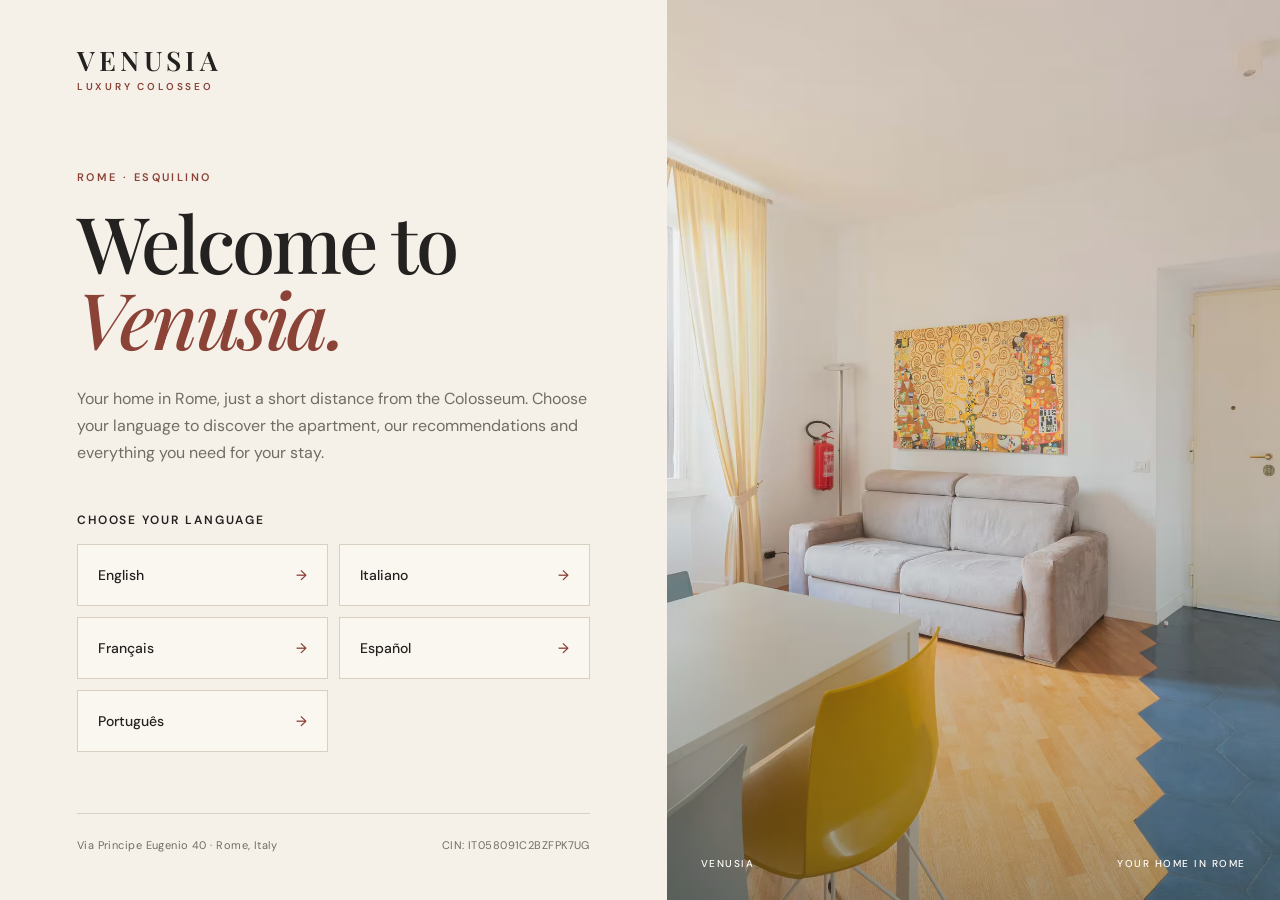
<file: index.html>
<!DOCTYPE html>
<html lang="en">

<head>
    <meta charset="UTF-8">

    <meta
        name="viewport"
        content="width=device-width, initial-scale=1.0"
    >

    <title>Venusia Luxury Colosseo | Rome</title>

    <meta
        name="description"
        content="Welcome to Venusia Luxury Colosseo in Rome. Choose your language to discover the apartment and useful information for your stay."
    >

    <!-- FAVICON -->

    <link
        rel="icon"
        href="/favicon.ico?v=4"
        type="image/x-icon"
    >

    <link
        rel="apple-touch-icon"
        sizes="180x180"
        href="/apple-touch-icon.png?v=4"
    >

    <!-- SOCIAL PREVIEW -->

    <meta
        property="og:title"
        content="Venusia Luxury Colosseo | Rome"
    >

    <meta
        property="og:description"
        content="A welcoming apartment in central Rome for up to four guests, within easy reach of the Colosseum and Metro Line A."
    >

    <meta
        property="og:image"
        content="https://venusia-luxury-colosseo.pages.dev/assets/images/venusia-social-preview.jpg?v=3"
    >

    <meta
        property="og:image:secure_url"
        content="https://venusia-luxury-colosseo.pages.dev/assets/images/venusia-social-preview.jpg?v=3"
    >

    <meta
        property="og:image:type"
        content="image/jpeg"
    >

    <meta
        property="og:image:alt"
        content="Living room at Venusia Luxury Colosseo in Rome"
    >

    <meta
        property="og:url"
        content="https://venusia-luxury-colosseo.pages.dev/"
    >

    <meta
        property="og:type"
        content="website"
    >

    <meta
        property="og:site_name"
        content="Venusia Luxury Colosseo"
    >

    <meta
        name="twitter:card"
        content="summary_large_image"
    >

    <meta
        name="twitter:title"
        content="Venusia Luxury Colosseo | Rome"
    >

    <meta
        name="twitter:description"
        content="A welcoming apartment in central Rome for up to four guests, within easy reach of the Colosseum and Metro Line A."
    >

    <meta
        name="twitter:image"
        content="https://venusia-luxury-colosseo.pages.dev/assets/images/venusia-social-preview.jpg?v=3"
    >

    <meta
        name="theme-color"
        content="#8b4338"
    >

    <!-- LANGUAGE ALTERNATES -->

    <link
        rel="alternate"
        hreflang="en"
        href="https://venusia-luxury-colosseo.pages.dev/en/"
    >

    <link
        rel="alternate"
        hreflang="it"
        href="https://venusia-luxury-colosseo.pages.dev/it/"
    >

    <link
        rel="alternate"
        hreflang="fr"
        href="https://venusia-luxury-colosseo.pages.dev/fr/"
    >

    <link
        rel="alternate"
        hreflang="es"
        href="https://venusia-luxury-colosseo.pages.dev/es/"
    >

    <link
        rel="alternate"
        hreflang="pt"
        href="https://venusia-luxury-colosseo.pages.dev/pt/"
    >

    <link
        rel="alternate"
        hreflang="x-default"
        href="https://venusia-luxury-colosseo.pages.dev/"
    >

    <link
        rel="preconnect"
        href="https://fonts.googleapis.com"
    >

    <link
        rel="preconnect"
        href="https://fonts.gstatic.com"
        crossorigin
    >

    <link
        href="https://fonts.googleapis.com/css2?family=DM+Sans:wght@400;500;600&family=Playfair+Display:ital,wght@0,500;0,600;1,500&display=swap"
        rel="stylesheet"
    >

    <style>
        :root {
            --cream: #f5f0e8;
            --warm-white: #fffdf9;
            --brick: #8b4338;
            --terracotta: #c8795a;
            --green: #24342d;
            --text: #242220;
            --muted: #716c65;
            --border: #d9d0c4;
        }

        * {
            box-sizing: border-box;
            margin: 0;
            padding: 0;
        }

        html {
            min-height: 100%;
            background: var(--cream);
        }

        body {
            min-height: 100vh;
            font-family: "DM Sans", sans-serif;
            color: var(--text);
            background: var(--cream);
        }

        a {
            color: inherit;
        }

        .language-page {
            min-height: 100vh;
            display: grid;
            grid-template-columns: minmax(0, 1fr) minmax(420px, 0.92fr);
        }

        .language-content {
            min-height: 100vh;
            display: flex;
            flex-direction: column;
            padding: 48px clamp(36px, 6vw, 96px);
            position: relative;
            z-index: 2;
        }

        .brand {
            display: inline-flex;
            flex-direction: column;
            align-items: flex-start;
            width: fit-content;
            text-decoration: none;
            font-family: "Playfair Display", serif;
            font-size: clamp(25px, 2.1vw, 34px);
            font-weight: 600;
            letter-spacing: 0.16em;
            line-height: 0.95;
        }

        .brand span {
            margin-top: 8px;
            font-family: "DM Sans", sans-serif;
            font-size: 10px;
            font-weight: 600;
            letter-spacing: 0.28em;
            color: var(--brick);
        }

        .language-main {
            flex: 1;
            display: flex;
            flex-direction: column;
            justify-content: center;
            max-width: 700px;
            padding: 72px 0 54px;
        }

        .eyebrow {
            margin-bottom: 20px;
            color: var(--brick);
            font-size: 11px;
            font-weight: 600;
            letter-spacing: 0.22em;
            text-transform: uppercase;
        }

        h1 {
            max-width: 650px;
            font-family: "Playfair Display", serif;
            font-size: clamp(50px, 6.1vw, 90px);
            font-weight: 500;
            line-height: 0.98;
            letter-spacing: -0.035em;
        }

        h1 em {
            color: var(--brick);
            font-weight: 500;
        }

        .intro {
            max-width: 545px;
            margin-top: 28px;
            color: var(--muted);
            font-size: 16px;
            line-height: 1.7;
        }

        .language-label {
            margin-top: 46px;
            margin-bottom: 16px;
            color: var(--text);
            font-size: 12px;
            font-weight: 600;
            letter-spacing: 0.16em;
            text-transform: uppercase;
        }

        .languages {
            display: grid;
            grid-template-columns: repeat(2, minmax(0, 1fr));
            gap: 11px;
            max-width: 570px;
        }

        .language-link {
            min-height: 62px;
            display: flex;
            align-items: center;
            justify-content: space-between;
            padding: 0 20px;
            border: 1px solid var(--border);
            background: rgba(255, 253, 249, 0.58);
            text-decoration: none;
            font-size: 14px;
            font-weight: 500;
            transition:
                transform 0.25s ease,
                border-color 0.25s ease,
                background 0.25s ease,
                color 0.25s ease;
        }

        .language-link span:last-child {
            color: var(--brick);
            transition: transform 0.25s ease;
        }

        .language-link:hover,
        .language-link:focus-visible {
            border-color: var(--brick);
            background: var(--warm-white);
            transform: translateY(-2px);
            outline: none;
        }

        .language-link:hover span:last-child,
        .language-link:focus-visible span:last-child {
            transform: translateX(3px);
        }

        .language-footer {
            display: flex;
            justify-content: space-between;
            gap: 24px;
            padding-top: 24px;
            border-top: 1px solid var(--border);
            color: var(--muted);
            font-size: 11px;
            letter-spacing: 0.04em;
        }

        .language-image {
            position: relative;
            min-height: 100vh;
            overflow: hidden;
            background: var(--green);
        }

        .language-image img {
            width: 100%;
            height: 100%;
            min-height: 100vh;
            display: block;
            object-fit: cover;
            object-position: center;
        }

        .language-image::after {
            content: "";
            position: absolute;
            inset: 0;
            background:
                linear-gradient(
                    180deg,
                    rgba(36, 52, 45, 0.02) 0%,
                    rgba(36, 52, 45, 0.08) 58%,
                    rgba(36, 52, 45, 0.38) 100%
                );
            pointer-events: none;
        }

        .image-caption {
            position: absolute;
            left: 34px;
            right: 34px;
            bottom: 30px;
            z-index: 2;
            display: flex;
            justify-content: space-between;
            align-items: end;
            gap: 20px;
            color: var(--warm-white);
            font-size: 10px;
            font-weight: 500;
            letter-spacing: 0.15em;
            text-transform: uppercase;
        }

        .image-caption span:last-child {
            text-align: right;
        }

        @media (max-width: 960px) {
            .language-page {
                grid-template-columns: 1fr;
            }

            .language-content {
                min-height: auto;
                padding: 34px 28px 38px;
            }

            .language-main {
                padding: 64px 0 48px;
            }

            h1 {
                font-size: clamp(48px, 10vw, 78px);
            }

            .language-image {
                min-height: 56vh;
            }

            .language-image img {
                min-height: 56vh;
            }
        }

        @media (max-width: 600px) {
            .language-content {
                padding: 28px 20px 30px;
            }

            .brand {
                font-size: 24px;
            }

            .language-main {
                padding: 54px 0 42px;
            }

            h1 {
                font-size: clamp(45px, 14vw, 64px);
            }

            .intro {
                margin-top: 22px;
                font-size: 15px;
            }

            .language-label {
                margin-top: 36px;
            }

            .languages {
                grid-template-columns: 1fr;
            }

            .language-link {
                min-height: 58px;
            }

            .language-footer {
                flex-direction: column;
                gap: 7px;
            }

            .language-image {
                min-height: 48vh;
            }

            .language-image img {
                min-height: 48vh;
            }

            .image-caption {
                left: 20px;
                right: 20px;
                bottom: 18px;
            }
        }

        @media (prefers-reduced-motion: reduce) {
            *,
            *::before,
            *::after {
                scroll-behavior: auto !important;
                transition: none !important;
            }
        }
    </style>
</head>

<body>

    <main class="language-page">

        <section class="language-content">

            <a
                href="/"
                class="brand"
                aria-label="Venusia Luxury Colosseo"
            >
                VENUSIA
                <span>LUXURY COLOSSEO</span>
            </a>


            <div class="language-main">

                <p class="eyebrow">
                    ROME · ESQUILINO
                </p>

                <h1>
                    Welcome to<br>
                    <em>Venusia.</em>
                </h1>

                <p class="intro">
                    Your home in Rome, just a short distance from the Colosseum.
                    Choose your language to discover the apartment, our recommendations
                    and everything you need for your stay.
                </p>

                <p class="language-label">
                    Choose your language
                </p>

                <nav
                    class="languages"
                    aria-label="Language selection"
                >

                    <a
                        class="language-link"
                        href="/en/"
                        lang="en"
                    >
                        <span>English</span>
                        <span>→</span>
                    </a>

                    <a
                        class="language-link"
                        href="/it/"
                        lang="it"
                    >
                        <span>Italiano</span>
                        <span>→</span>
                    </a>

                    <a
                        class="language-link"
                        href="/fr/"
                        lang="fr"
                    >
                        <span>Français</span>
                        <span>→</span>
                    </a>

                    <a
                        class="language-link"
                        href="/es/"
                        lang="es"
                    >
                        <span>Español</span>
                        <span>→</span>
                    </a>

                    <a
                        class="language-link"
                        href="/pt/"
                        lang="pt"
                    >
                        <span>Português</span>
                        <span>→</span>
                    </a>

                </nav>

            </div>


            <footer class="language-footer">

                <span>
                    Via Principe Eugenio 40 · Rome, Italy
                </span>

                <span>
                    CIN: IT058091C2BZFPK7UG
                </span>

            </footer>

        </section>


        <figure class="language-image">

            <img
                src="/assets/images/venusia-living-room.jpg.avif"
                alt="Living room at Venusia Luxury Colosseo in Rome"
            >

            <figcaption class="image-caption">

                <span>
                    VENUSIA
                </span>

                <span>
                    YOUR HOME IN ROME
                </span>

            </figcaption>

        </figure>

    </main>

</body>

</html>
</file>
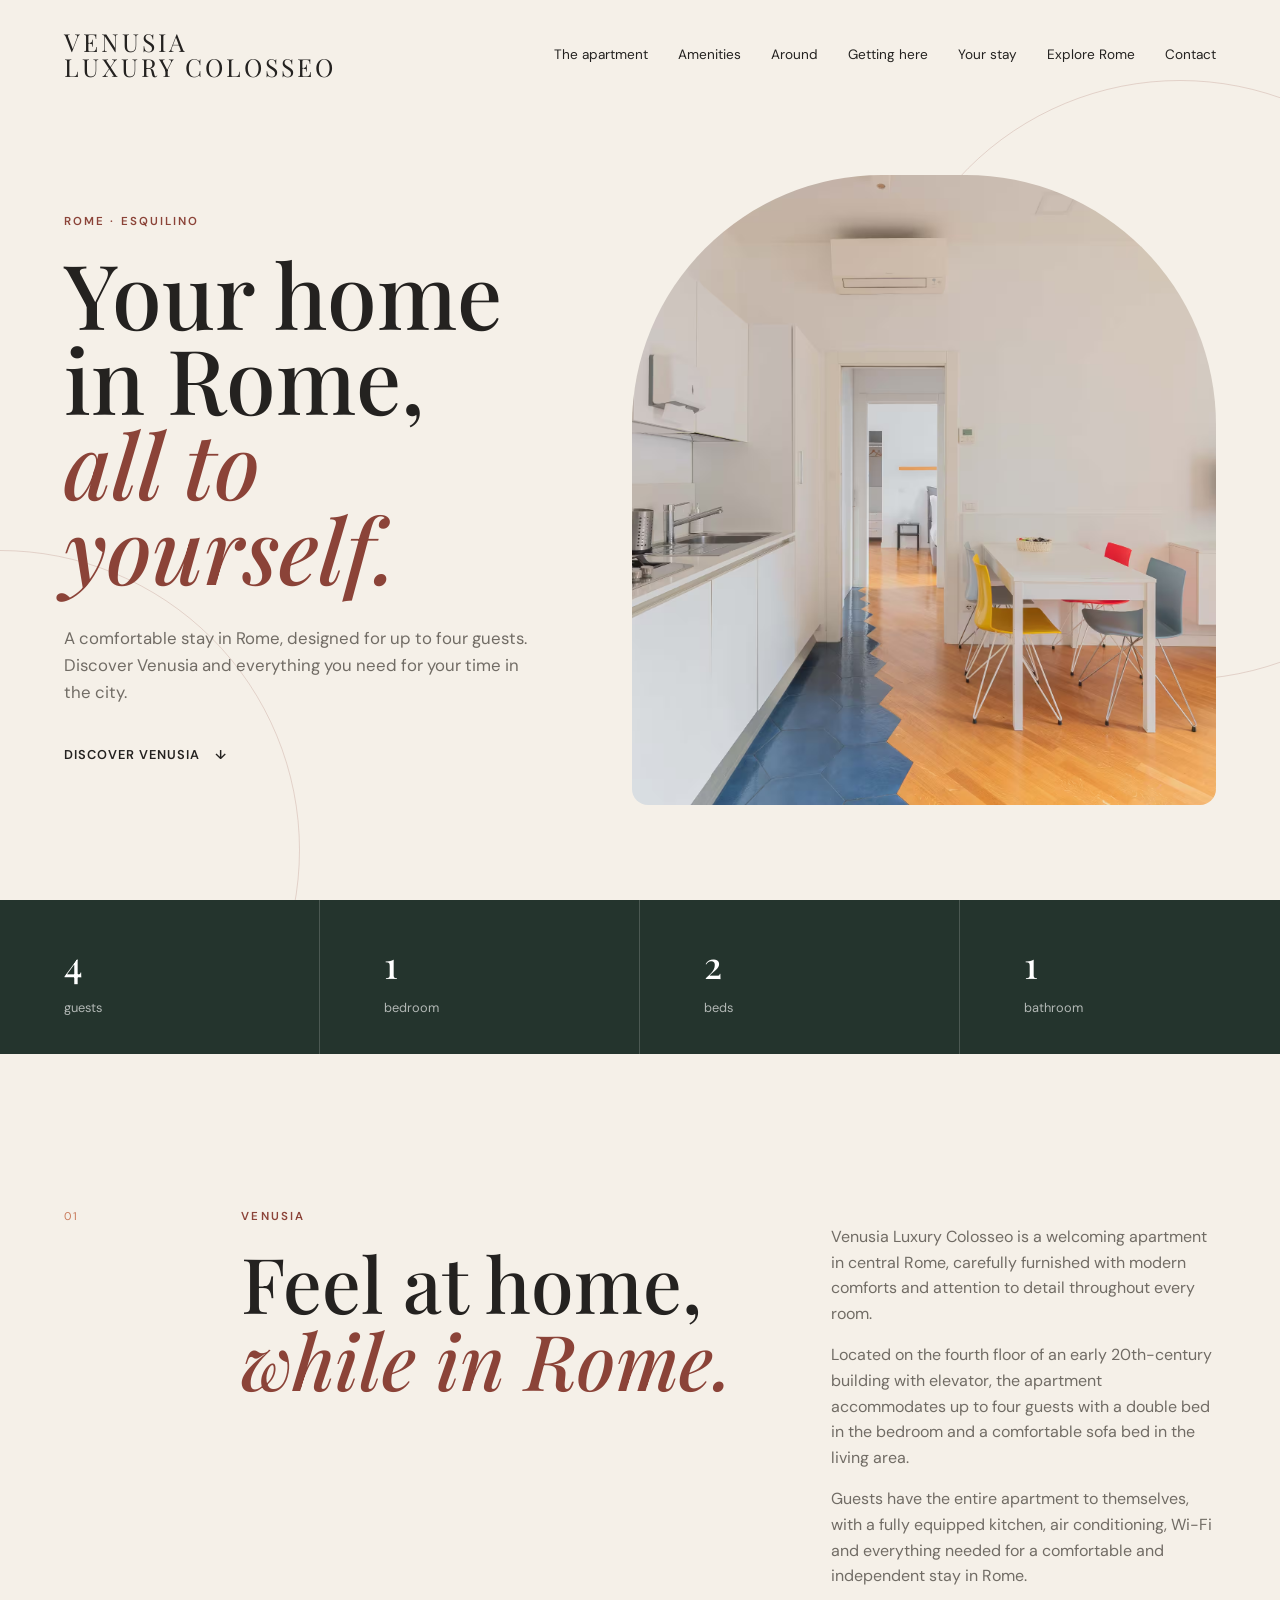
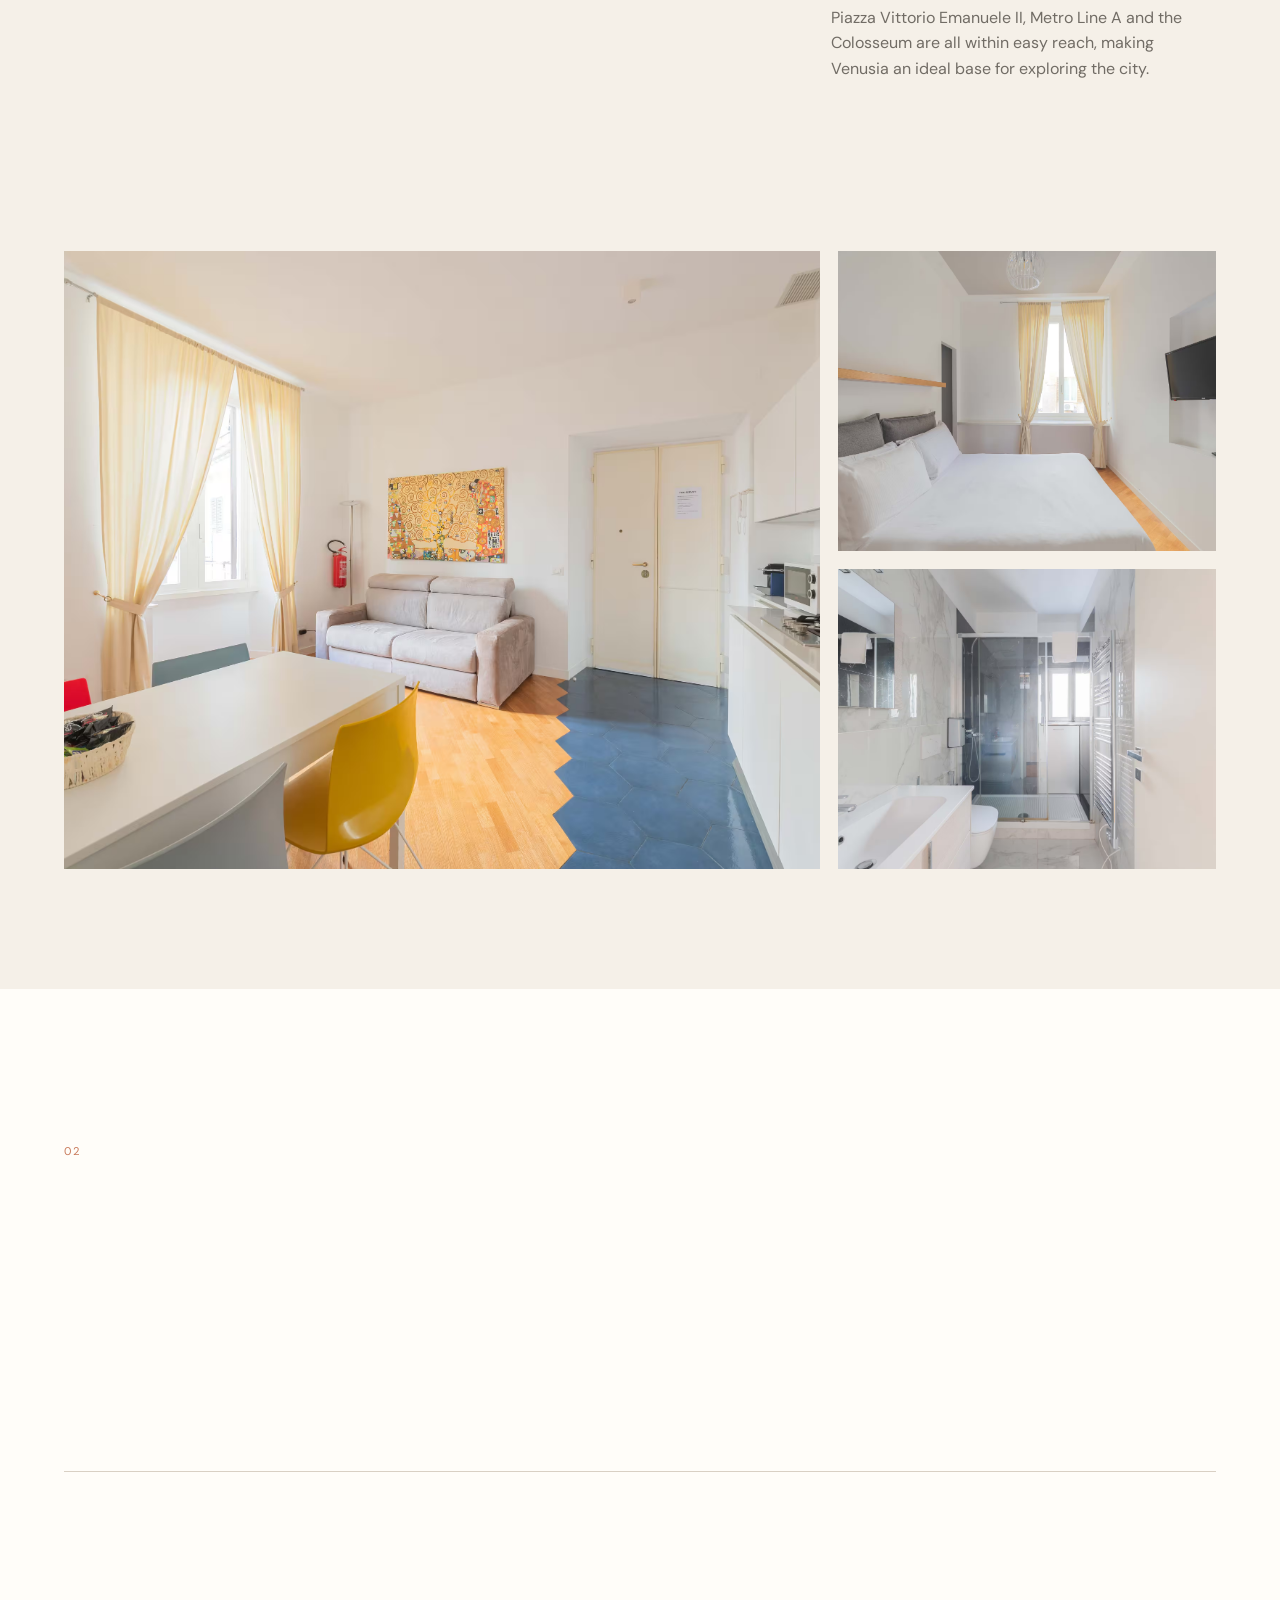
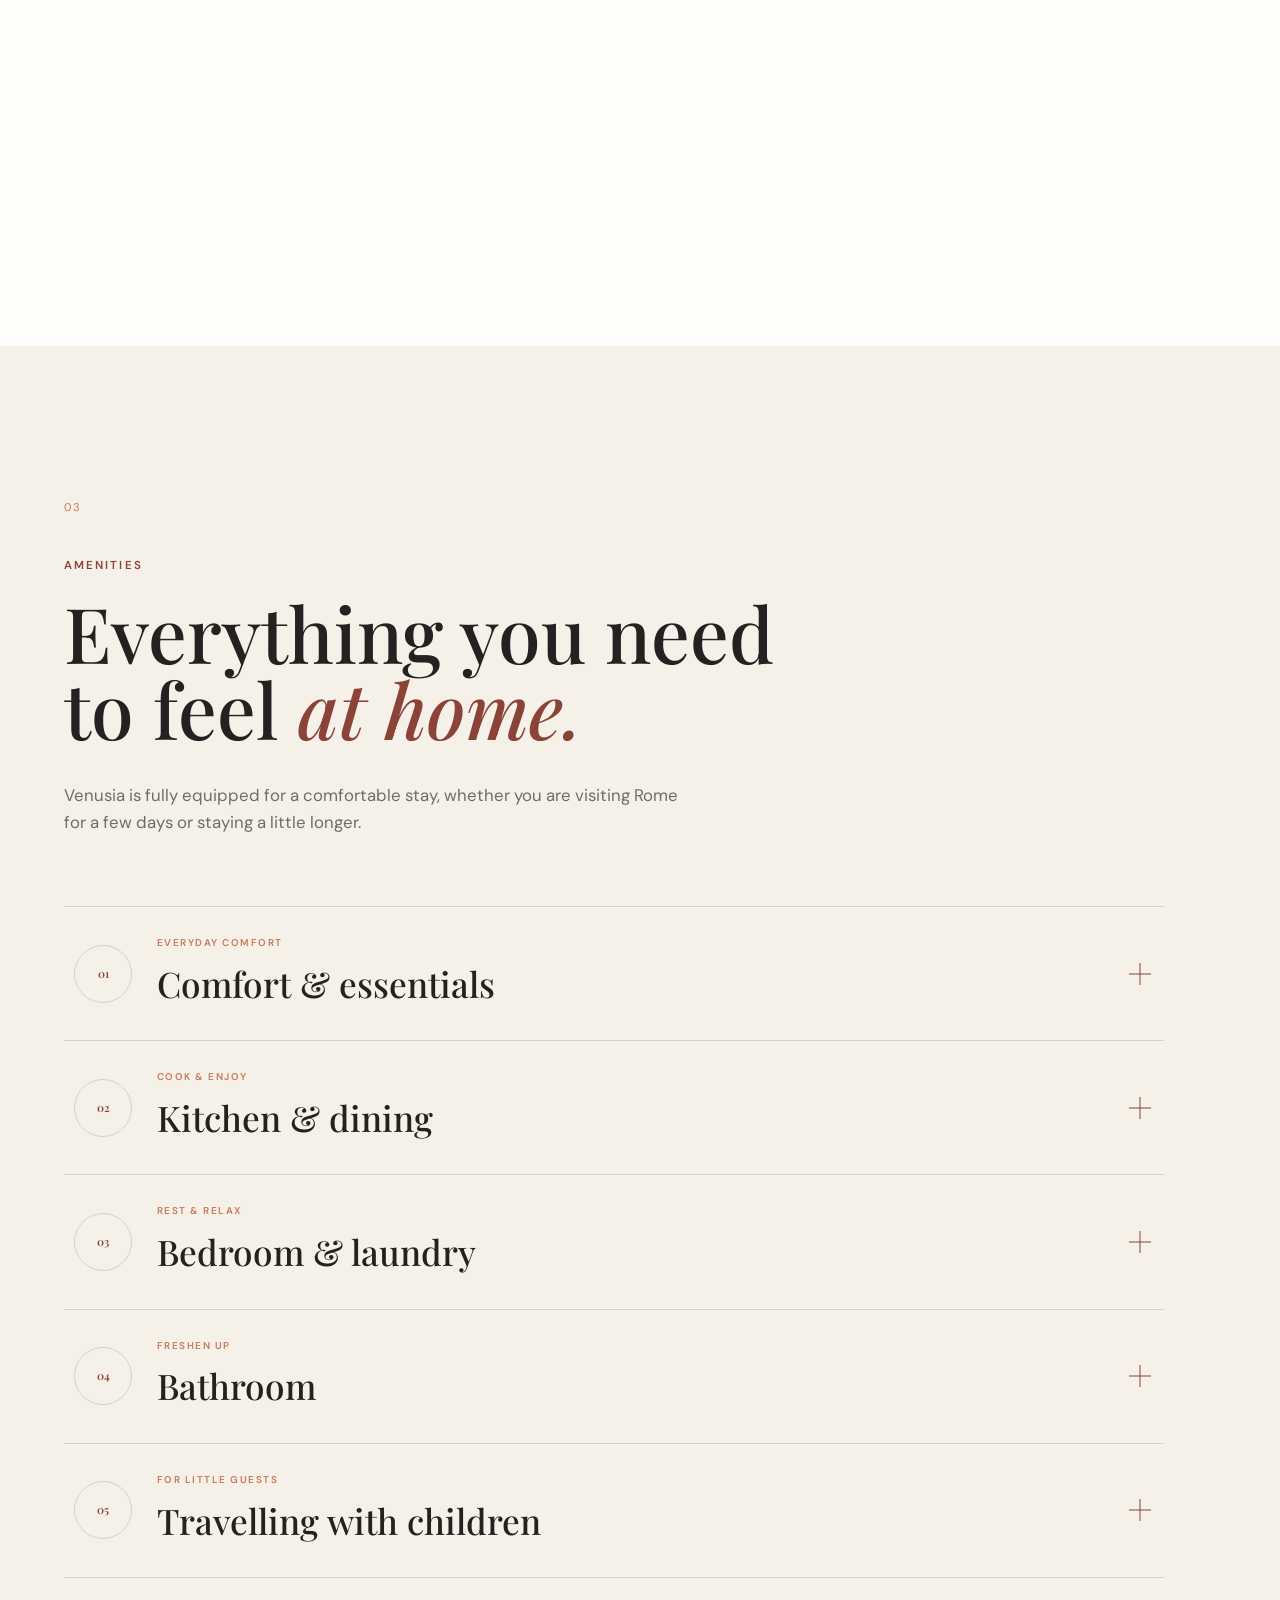
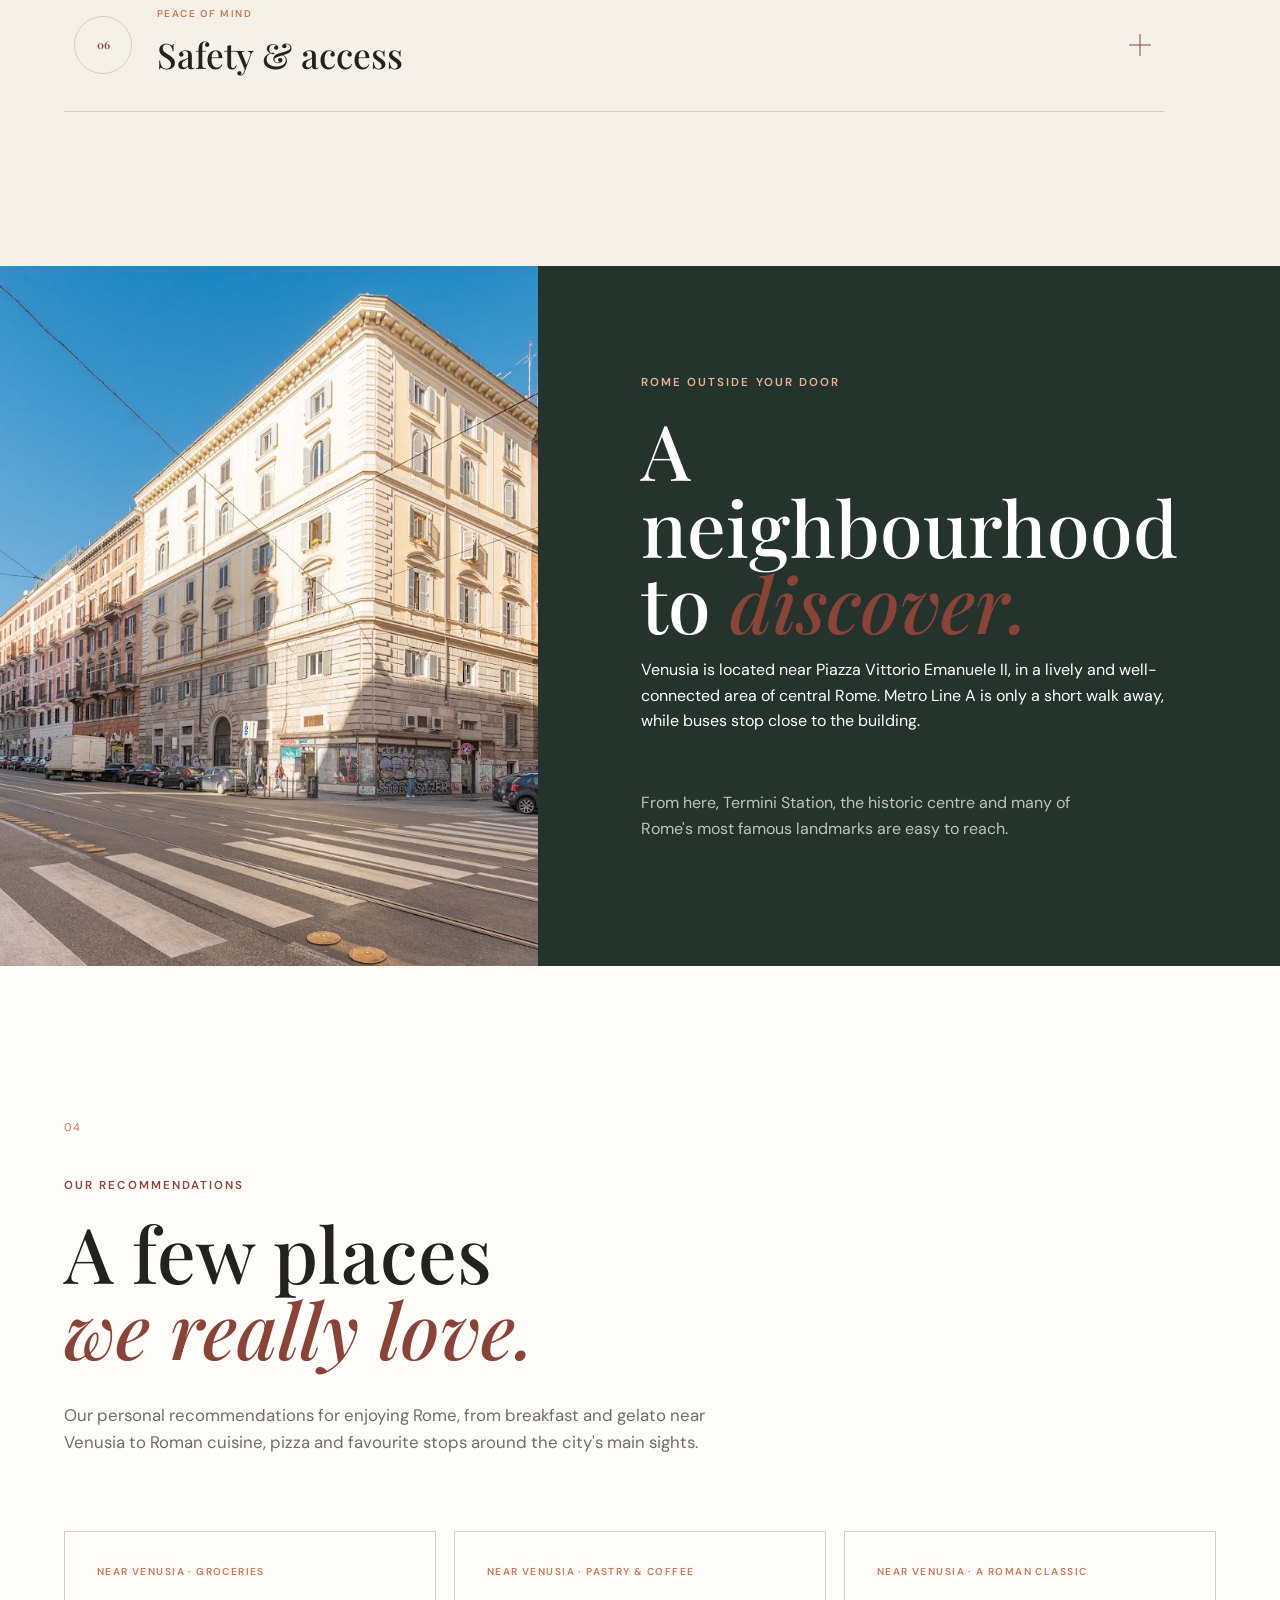
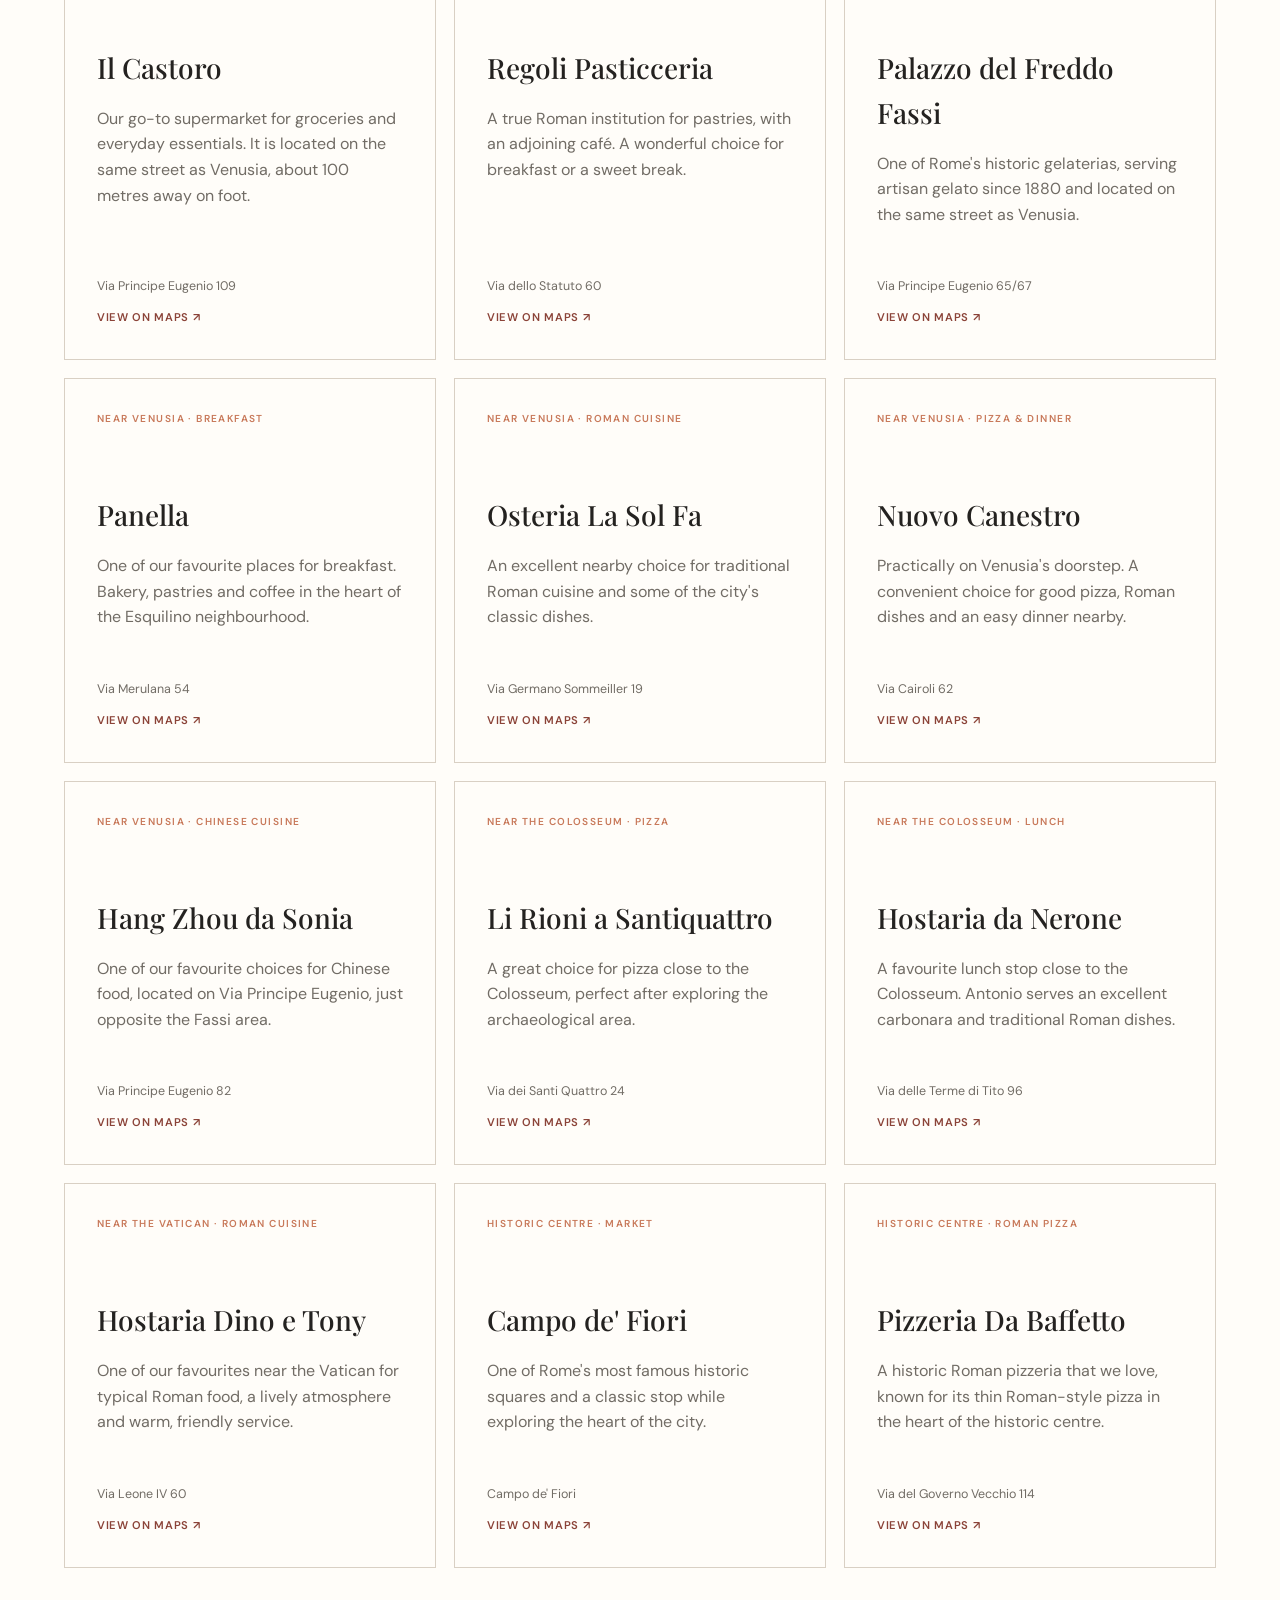
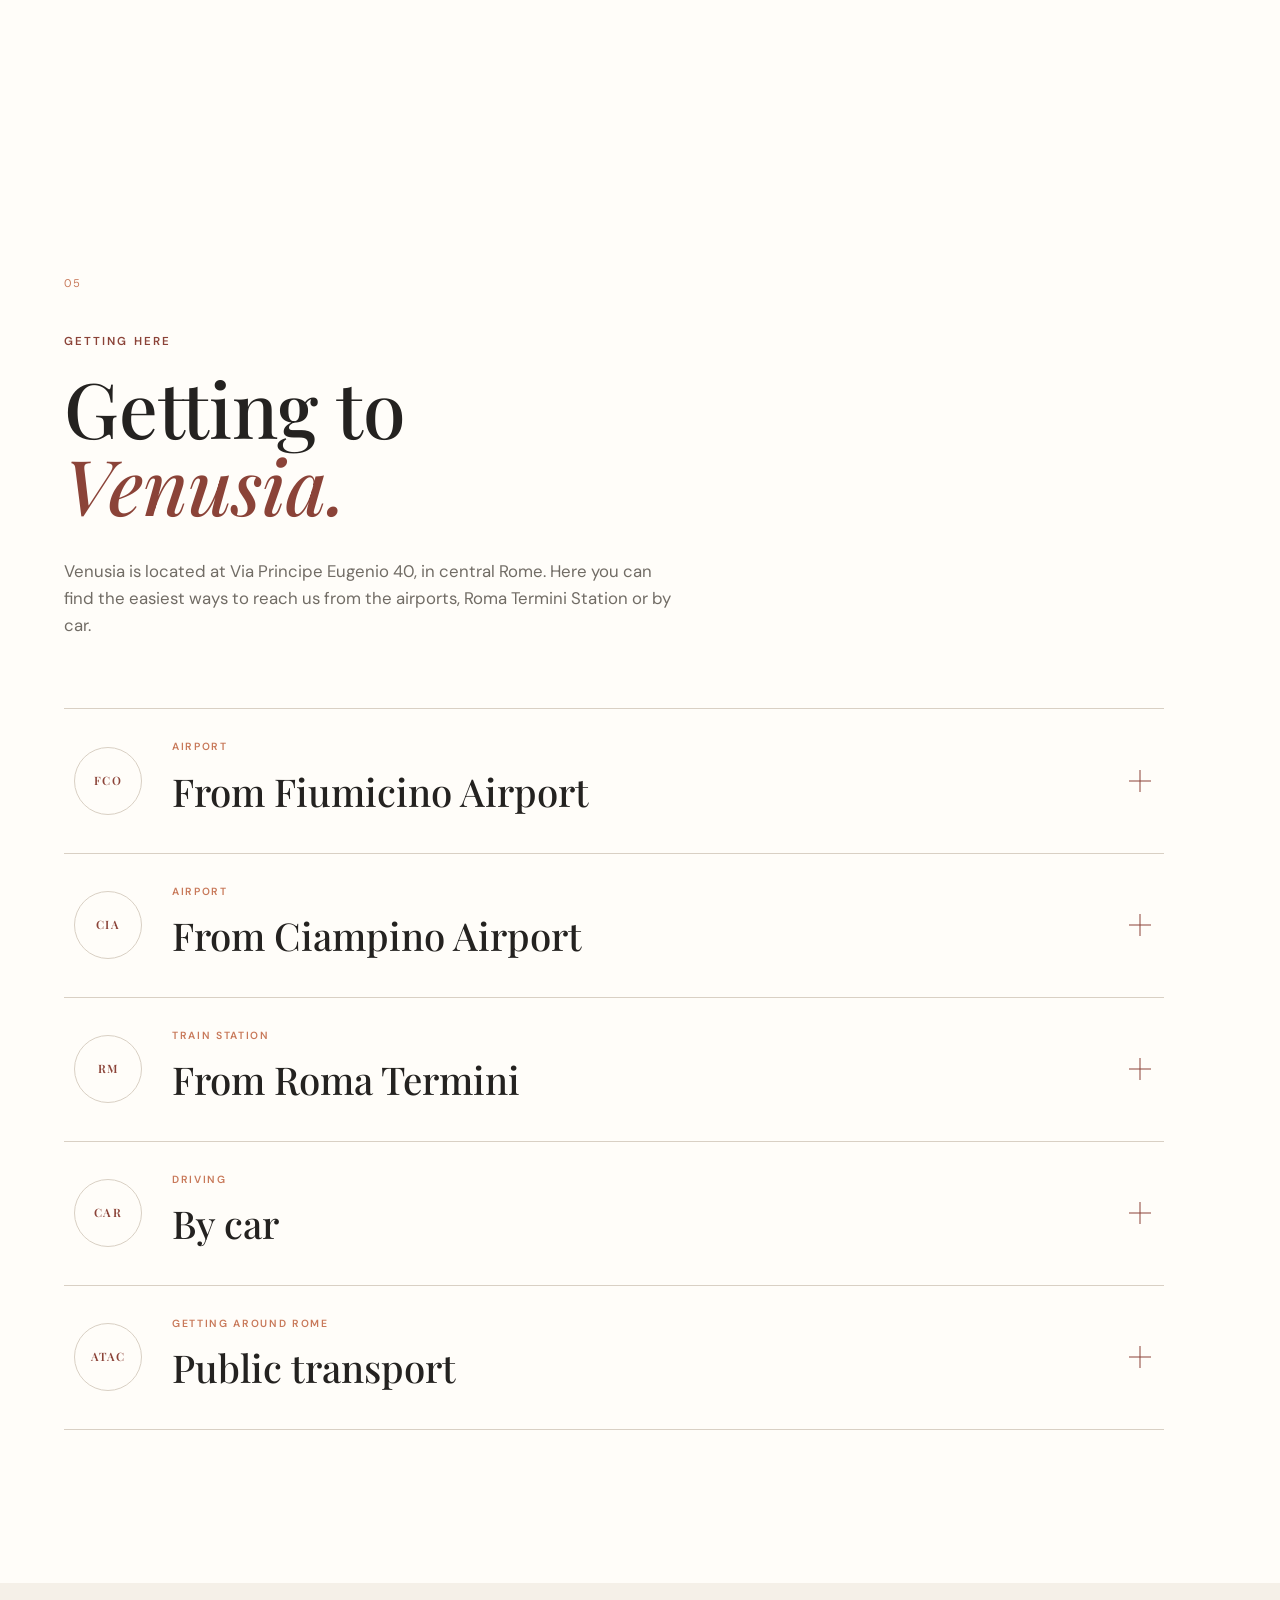
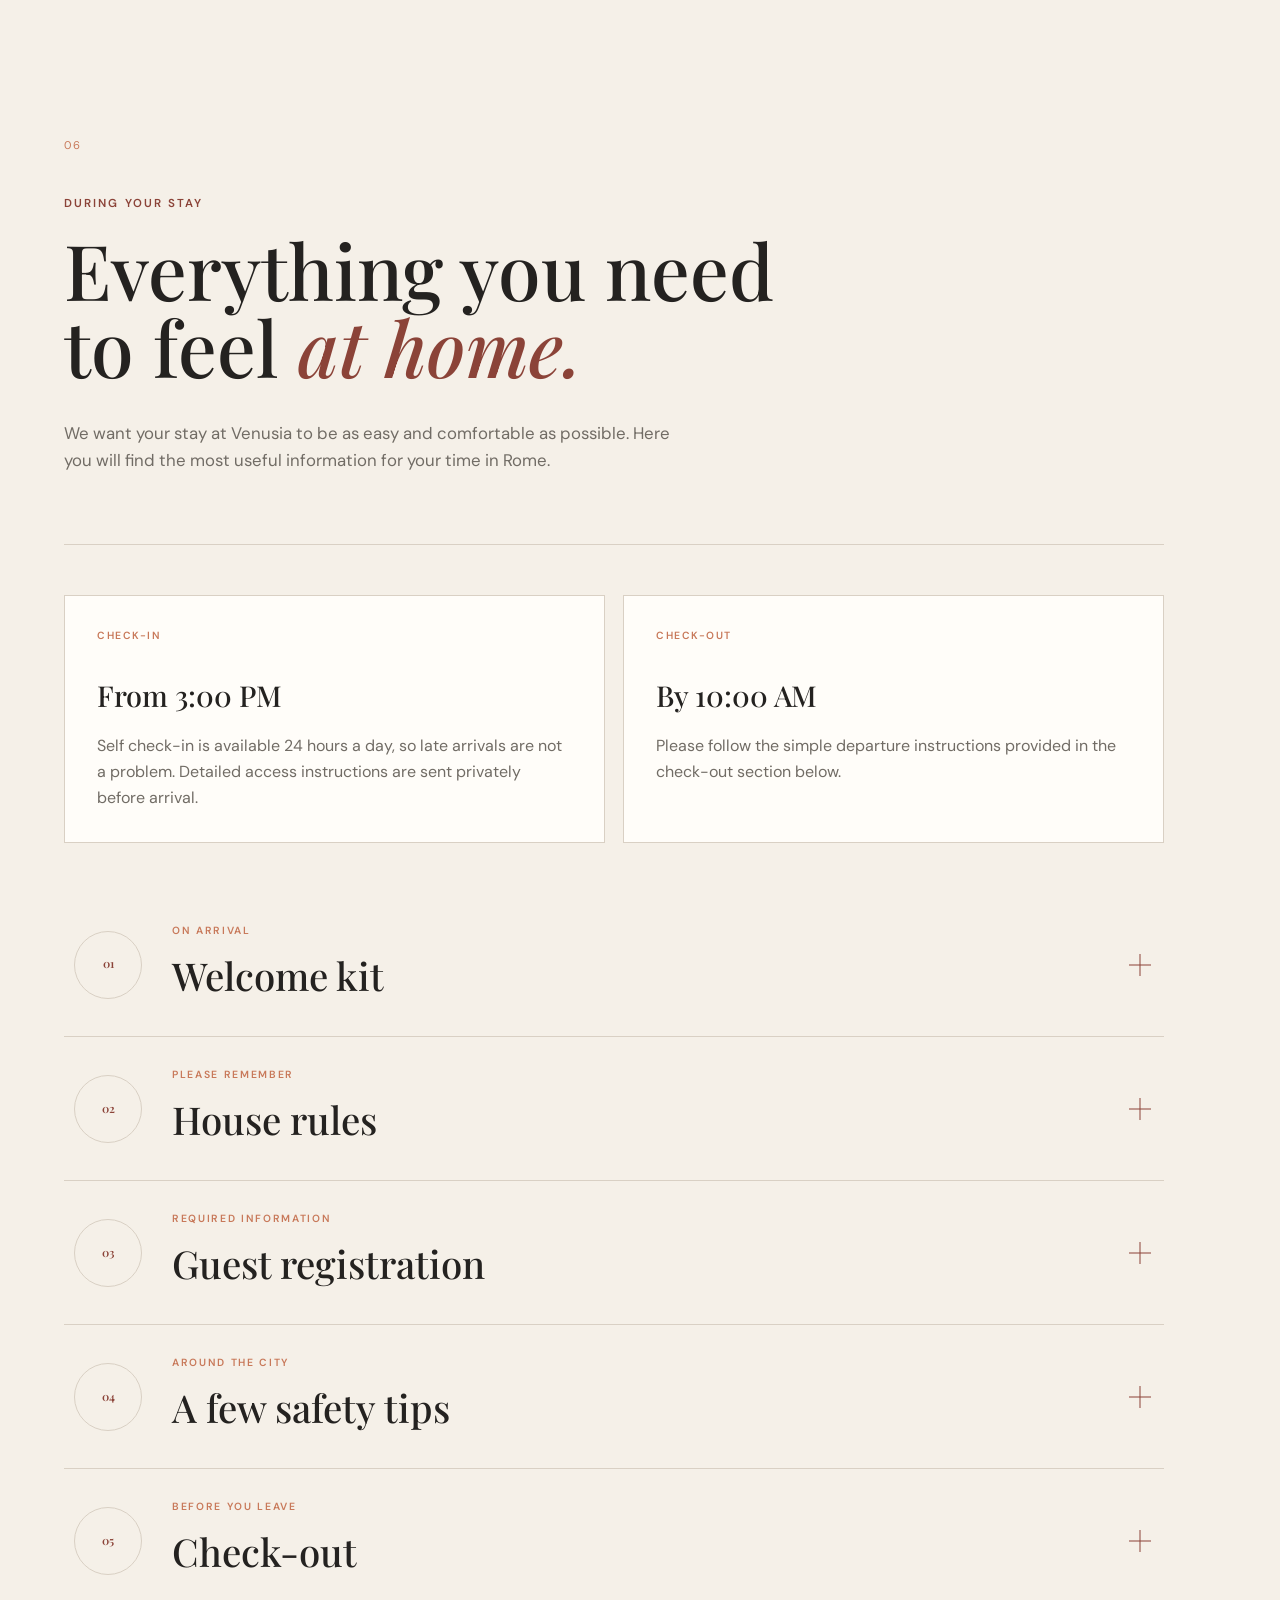
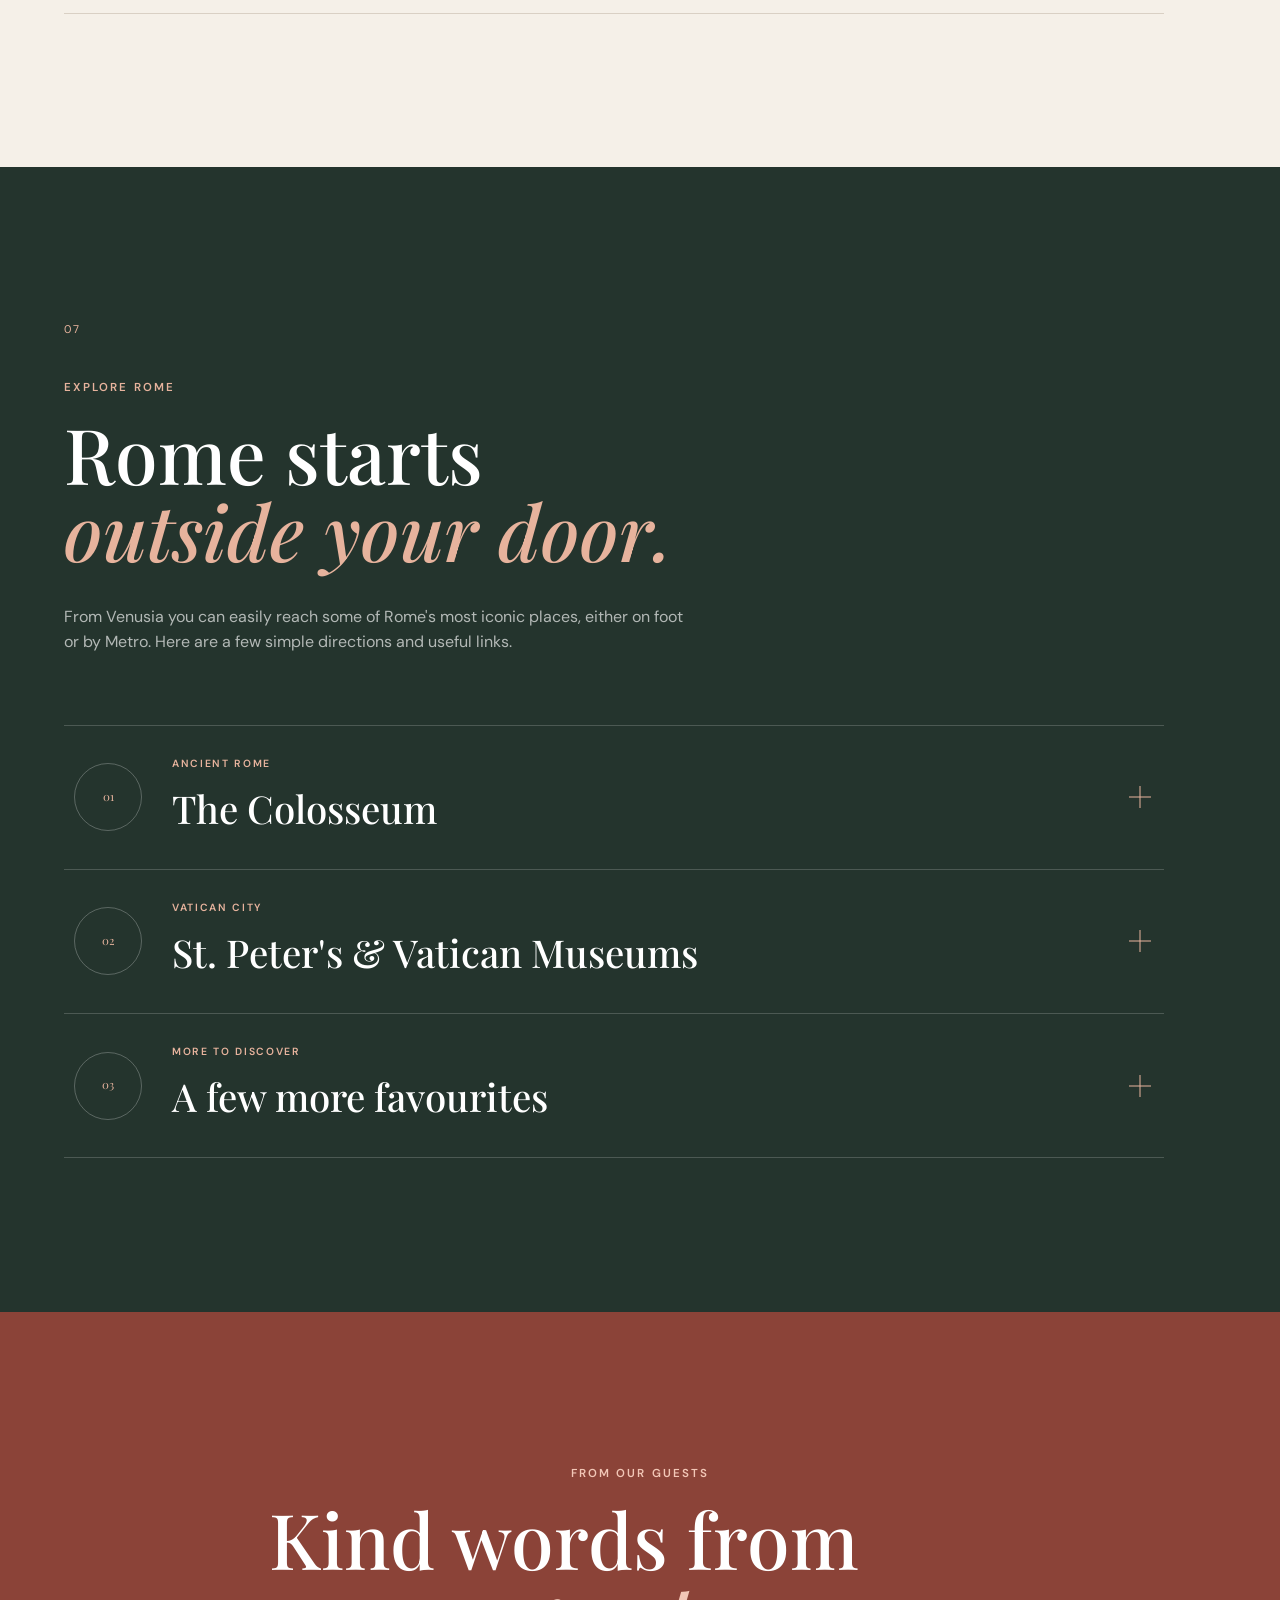
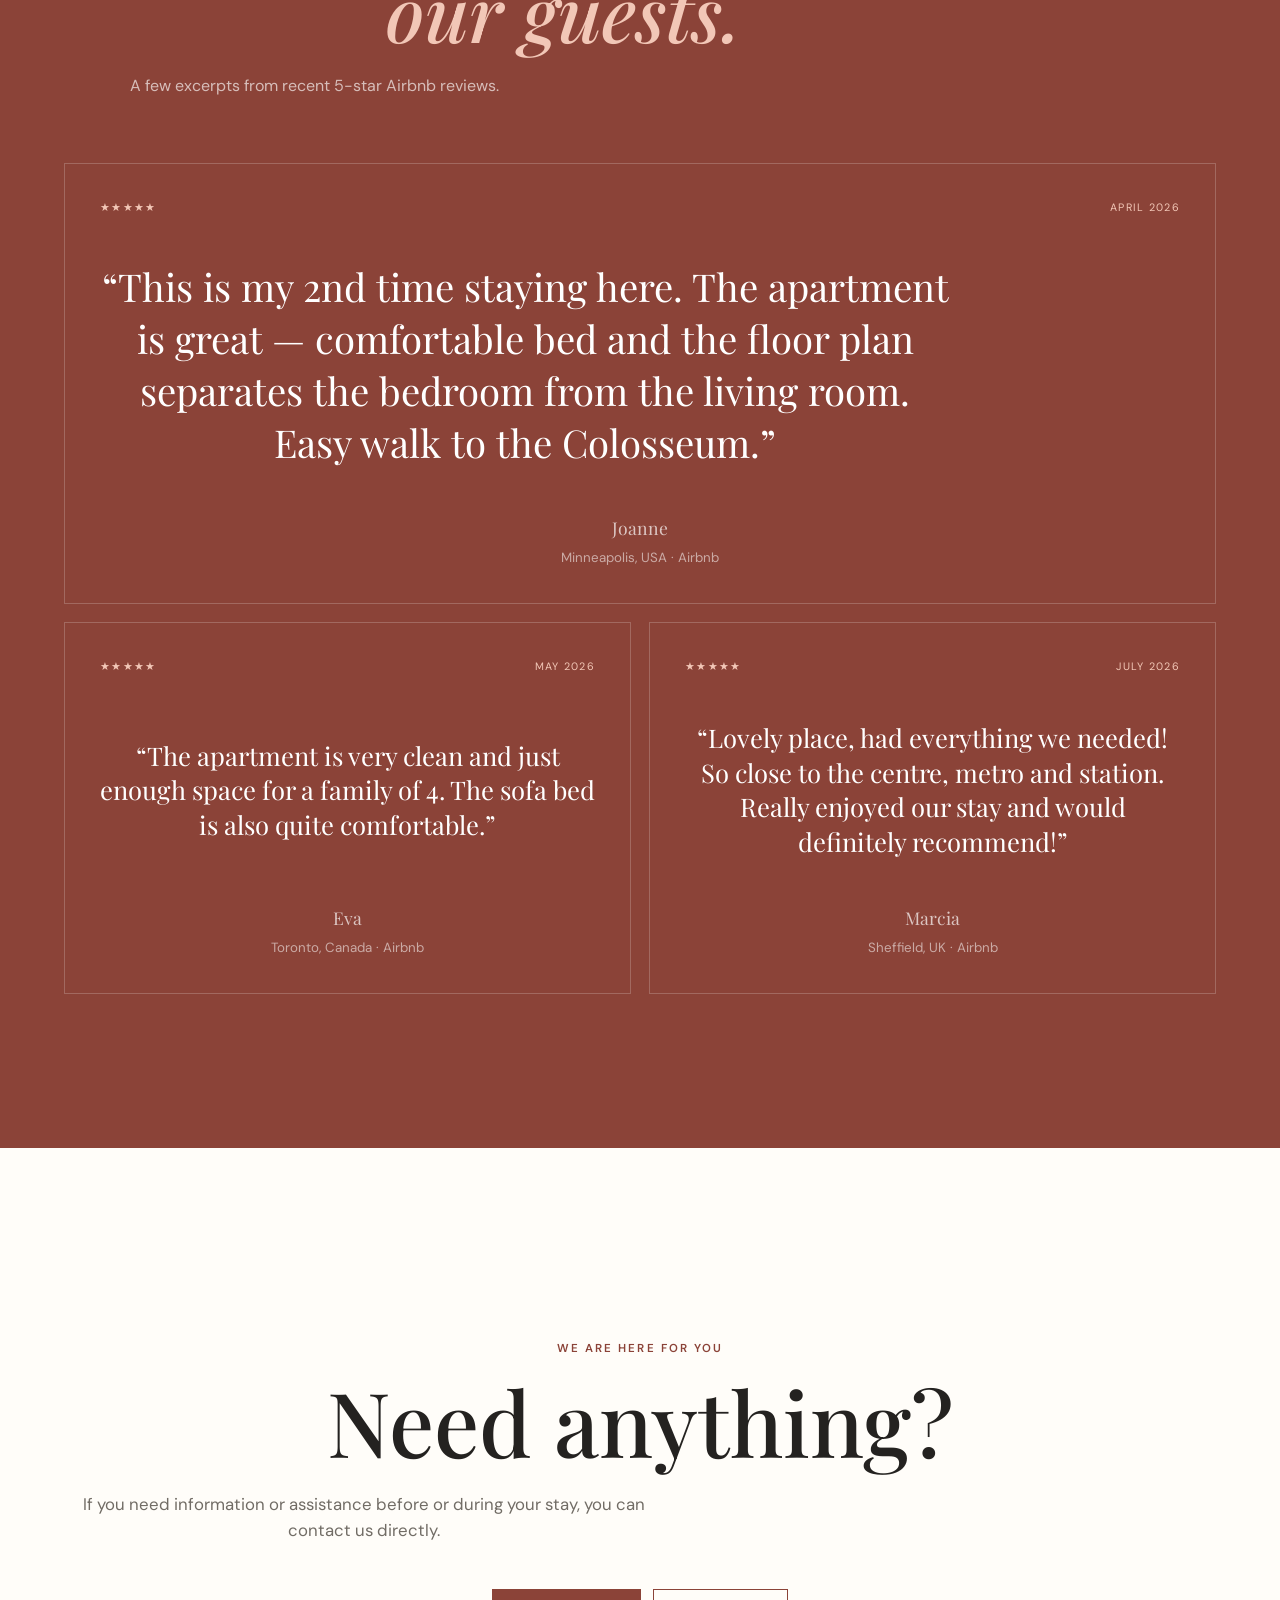
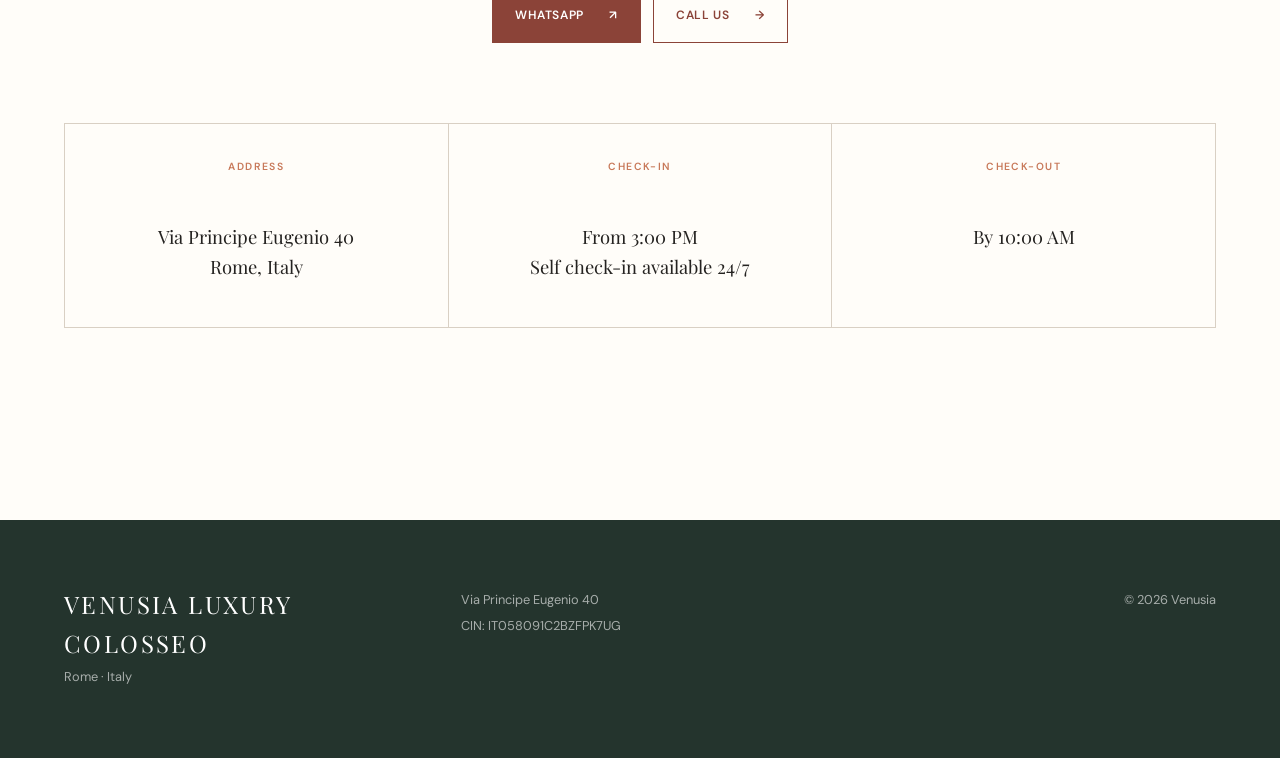
<file: en/index.html>
<!DOCTYPE html>
<html lang="en">

<head>
    <meta charset="UTF-8">

    <meta
        name="viewport"
        content="width=device-width, initial-scale=1.0"
    >

    <title>Venusia Luxury Colosseo | Rome</title>

    <!-- FAVICON -->

<link
    rel="icon"
    href="/favicon.ico?v=4"
    type="image/x-icon"
>

<link
    rel="apple-touch-icon"
    sizes="180x180"
    href="/apple-touch-icon.png?v=4"
>
<!-- SOCIAL PREVIEW -->

<meta
    property="og:title"
    content="Venusia Luxury Colosseo | Rome"
>

<meta
    property="og:description"
    content="A welcoming apartment in central Rome for up to four guests, within easy reach of the Colosseum and Metro Line A."
>

<meta
    property="og:image"
    content="https://venusia-luxury-colosseo.pages.dev//assets/images/venusia-social-preview.jpg?v=3"
>

<meta
    property="og:image:secure_url"
    content="https://venusia-luxury-colosseo.pages.dev//assets/images/venusia-social-preview.jpg?v=3"
>

<meta
    property="og:image:type"
    content="image/jpeg"
>

<meta
    property="og:image:alt"
    content="Living room at Venusia Luxury Colosseo in Rome"
>

<meta
    property="og:locale"
    content="en_US"
>

<meta
    property="og:url"
    content="https://venusia-luxury-colosseo.pages.dev/en/"
>

<meta
    property="og:type"
    content="website"
>

<meta
    property="og:site_name"
    content="Venusia Luxury Colosseo"
>


<!-- X / TWITTER / OTHER SOCIAL -->

<meta
    name="twitter:card"
    content="summary_large_image"
>

<meta
    name="twitter:title"
    content="Venusia Luxury Colosseo | Rome"
>

<meta
    name="twitter:description"
    content="A welcoming apartment in central Rome for up to four guests, within easy reach of the Colosseum and Metro Line A."
>

<meta
    name="twitter:image"
    content="https://venusia-luxury-colosseo.pages.dev//assets/images/venusia-social-preview.jpg?v=3"
>

<!-- BROWSER COLOR -->

<meta
    name="theme-color"
    content="#8b4338"
>

    <meta
    name="description"
    content="Venusia Luxury Colosseo, a welcoming apartment in central Rome for up to four guests, close to the Colosseum and Metro Line A."
>

    <link rel="preconnect" href="https://fonts.googleapis.com">
    <link rel="preconnect" href="https://fonts.gstatic.com" crossorigin>

    <link
        href="https://fonts.googleapis.com/css2?family=DM+Sans:wght@400;500;600&family=Playfair+Display:ital,wght@0,500;0,600;1,500&display=swap"
        rel="stylesheet"
    >

    <link
        rel="stylesheet"
        href="/css/style.css"
    >
</head>

<body>

    <!-- HEADER -->

    <header class="site-header">

        <a
            href="#top"
            class="logo"
        >
            VENUSIA
<span class="brand-subtitle">LUXURY COLOSSEO</span>
        </a>

       <nav class="desktop-nav">
    <a href="#casa">The apartment</a>
    <a href="#servizi">Amenities</a>
    <a href="#around-venusia">Around</a>
    <a href="#getting-here">Getting here</a>
    <a href="#during-stay">Your stay</a>
    <a href="#explore-rome">Explore Rome</a>
    <a href="#contatti">Contact</a>
       </nav>
        <button
            class="menu-button"
            id="menu-button"
            aria-label="Apri menu"
        >
            <span></span>
            <span></span>
        </button>

    </header>


    <!-- MENU MOBILE -->

    <div
        class="mobile-menu"
        id="mobile-menu"
    >

       <nav>
    <a href="#casa">The apartment</a>
    <a href="#servizi">Amenities</a>
    <a href="#around-venusia">Around Venusia</a>
    <a href="#getting-here">Getting to Venusia</a>
    <a href="#during-stay">During your stay</a>
    <a href="#explore-rome">Explore Rome</a>
    <a href="#recensioni">Reviews</a>
    <a href="#contatti">Contact</a>
       </nav>

    </div>


    <main id="top">


        <!-- HERO -->

        <section class="hero">

            <div class="hero-decoration hero-decoration-one"></div>
            <div class="hero-decoration hero-decoration-two"></div>

            <div class="hero-content">

                <p class="eyebrow">
                      ROME · ESQUILINO
                </p>

                 <h1>
                   Your home in Rome,<br>
                   <em>all to yourself.</em>
                </h1>

                <p class="hero-description">
    A comfortable stay in Rome, designed for up to four guests.
    Discover Venusia and everything you need for your time in the city.
</p>

                <a
                    href="#casa"
                    class="text-link"
                >
                    Discover Venusia
                    <span>↓</span>
                </a>

            </div>


            <div class="hero-image">

    <img
        src="/assets/images/venusia-hero-bedroom.jpg.avif"
        alt="Bedroom at Venusia apartment in Rome"
    >

           </div>     

        </section>


        <!-- DATI RAPIDI -->

        <section class="facts">

    <div>
        <strong>4</strong>
        <span>guests</span>
    </div>

    <div>
        <strong>1</strong>
        <span>bedroom</span>
    </div>

    <div>
        <strong>2</strong>
        <span>beds</span>
    </div>

    <div>
        <strong>1</strong>
        <span>bathroom</span>
    </div>

</section>


        <!-- LA CASA -->

        <section
            class="section intro-section"
            id="casa"
        >

            <div class="section-number">
                01
            </div>

            <div class="section-heading">

                <p class="eyebrow">
                    VENUSIA
                </p>

                <h2>
    Feel at home,<br>
    <em>while in Rome.</em>
</h2>

            </div>

            <div class="intro-text">

    <p>
        Venusia Luxury Colosseo is a welcoming apartment
        in central Rome, carefully furnished with modern
        comforts and attention to detail throughout every room.
    </p>

    <p>
        Located on the fourth floor of an early 20th-century
        building with elevator, the apartment accommodates
        up to four guests with a double bed in the bedroom
        and a comfortable sofa bed in the living area.
    </p>

    <p>
        Guests have the entire apartment to themselves,
        with a fully equipped kitchen, air conditioning,
        Wi-Fi and everything needed for a comfortable
        and independent stay in Rome.
    </p>

    <p>
        Piazza Vittorio Emanuele II, Metro Line A
        and the Colosseum are all within easy reach,
        making Venusia an ideal base for exploring the city.
    </p>

</div>

            
        </section>


        <!-- GALLERIA -->

        <section class="gallery-section">

    <div class="gallery-main">

        <img
            src="/assets/images/venusia-living-room.jpg.avif"
            alt="Living room and kitchen at Venusia apartment in Rome"
        >

    </div>


    <div class="gallery-small">

        <img
            src="/assets/images/venusia-bedroom-wide.jpg.avif"
            alt="Bedroom at Venusia apartment in Rome"
        >

    </div>


    <div class="gallery-small">

        <img
            src="/assets/images/venusia-bathroom.jpg.avif"
            alt="Bathroom and oversized shower at Venusia apartment in Rome"
        >

    </div>

</section>


        <!-- PERCHÉ VENUSIA -->

        <section class="section advantages-section">

            <div class="section-number">
                02
            </div>

            <div class="section-heading">

               <p class="eyebrow">
    WHY VENUSIA
</p>

                <h2>
    Everything you need<br>
    to enjoy <em>your stay.</em>
</h2>

            </div>


            <div class="advantages-grid">

                <article class="advantage">

                    <span>01</span>

                   <h3>Location</h3>

<p>
    A convenient base for exploring Rome and moving around the city.
</p>
                </article>


                <article class="advantage">

                    <span>02</span>

                    <h3>Comfort</h3>

<p>
    A welcoming space with the essentials for a comfortable stay.
</p>

                </article>


                <article class="advantage">

                    <span>03</span>

                    <h3>Space</h3>

<p>
    An entire apartment for up to four guests, with room to feel at home.
</p>

                </article>


                <article class="advantage">

                    <span>04</span>

                    <h3>Rome</h3>

<p>
    Stay connected to the city while enjoying your own space and independence.
</p>

                </article>

            </div>

        </section>


       <!-- AMENITIES -->

<section
    class="section services-section"
    id="servizi"
>

    <div class="section-number">
        03
    </div>


    <div class="section-heading">

        <p class="eyebrow">
            AMENITIES
        </p>

        <h2>
            Everything you need<br>
            to feel <em>at home.</em>
        </h2>

        <p class="amenities-intro">
            Venusia is fully equipped for a comfortable stay,
            whether you are visiting Rome for a few days
            or staying a little longer.
        </p>

    </div>


    <div class="amenities-list">


        <!-- COMFORT -->

        <details class="amenity-group">

            <summary>

                <div>

                    <span class="amenity-number">
                        01
                    </span>

                    <div>

                        <span class="amenity-small-title">
                            EVERYDAY COMFORT
                        </span>

                        <h3>
                            Comfort &amp; essentials
                        </h3>

                    </div>

                </div>

                <span class="amenity-plus"></span>

            </summary>


            <div class="amenity-content">

                <div>Wi-Fi</div>
                <div>Air conditioning</div>
                <div>Heating</div>
                <div>32-inch Smart TV</div>
                <div>Dedicated workspace</div>
                <div>Safe</div>
                <div>Elevator</div>
                <div>Continuous hot water</div>

            </div>

        </details>


        <!-- KITCHEN -->

        <details class="amenity-group">

            <summary>

                <div>

                    <span class="amenity-number">
                        02
                    </span>

                    <div>

                        <span class="amenity-small-title">
                            COOK &amp; ENJOY
                        </span>

                        <h3>
                            Kitchen &amp; dining
                        </h3>

                    </div>

                </div>

                <span class="amenity-plus"></span>

            </summary>


            <div class="amenity-content">

                <div>Fully equipped kitchen</div>
                <div>Fridge &amp; freezer</div>
                <div>Microwave</div>
                <div>Dishwasher</div>
                <div>Stovetop</div>
                <div>Nespresso coffee machine</div>
                <div>Kettle</div>
                <div>Toaster</div>
                <div>Pots &amp; pans</div>
                <div>Oil, salt &amp; pepper</div>
                <div>Dishes &amp; cutlery</div>
                <div>Dining table</div>

            </div>

        </details>


        <!-- BEDROOM -->

        <details class="amenity-group">

            <summary>

                <div>

                    <span class="amenity-number">
                        03
                    </span>

                    <div>

                        <span class="amenity-small-title">
                            REST &amp; RELAX
                        </span>

                        <h3>
                            Bedroom &amp; laundry
                        </h3>

                    </div>

                </div>

                <span class="amenity-plus"></span>

            </summary>


            <div class="amenity-content">

                <div>Bed linen</div>
                <div>Towels</div>
                <div>Extra pillows &amp; blankets</div>
                <div>Wardrobe &amp; drawers</div>
                <div>Hangers</div>
                <div>Washing machine</div>
                <div>Iron</div>

            </div>

        </details>


        <!-- BATHROOM -->

        <details class="amenity-group">

            <summary>

                <div>

                    <span class="amenity-number">
                        04
                    </span>

                    <div>

                        <span class="amenity-small-title">
                            FRESHEN UP
                        </span>

                        <h3>
                            Bathroom
                        </h3>

                    </div>

                </div>

                <span class="amenity-plus"></span>

            </summary>


            <div class="amenity-content">

                <div>Oversized shower</div>
                <div>Hairdryer</div>
                <div>Shampoo</div>
                <div>Body soap</div>
                <div>Shower gel</div>
                <div>Toilet paper</div>
                <div>Cleaning products</div>

            </div>

        </details>


        <!-- FAMILY -->

        <details class="amenity-group">

            <summary>

                <div>

                    <span class="amenity-number">
                        05
                    </span>

                    <div>

                        <span class="amenity-small-title">
                            FOR LITTLE GUESTS
                        </span>

                        <h3>
                            Travelling with children
                        </h3>

                    </div>

                </div>

                <span class="amenity-plus"></span>

            </summary>


            <div class="amenity-content">

                <div>Cot available on request</div>
                <div>Travel cot available on request</div>
                <div>High chair</div>
                <div>Bed linen provided</div>

            </div>

        </details>


        <!-- SAFETY -->

        <details class="amenity-group">

            <summary>

                <div>

                    <span class="amenity-number">
                        06
                    </span>

                    <div>

                        <span class="amenity-small-title">
                            PEACE OF MIND
                        </span>

                        <h3>
                            Safety &amp; access
                        </h3>

                    </div>

                </div>

                <span class="amenity-plus"></span>

            </summary>


            <div class="amenity-content">

                <div>Carbon monoxide detector</div>
                <div>Fire extinguisher</div>
                <div>First aid kit</div>
                <div>Self check-in</div>
                <div>Smart lock</div>
                <div>Elevator</div>
                <div>Paid parking nearby</div>

            </div>

        </details>

    </div>

</section>


        <!-- QUARTIERE -->

        <section
            class="neighbourhood-section"
            id="quartiere"
        >

            <div class="neighbourhood-image">

    <img
        src="/assets/images/venusia-neighborhood.jpg"
        alt="The neighbourhood around Venusia Luxury Colosseo in Rome"
    >

</div>


            <div class="neighbourhood-content">

               <p class="eyebrow">
    ROME OUTSIDE YOUR DOOR
</p>

<h2>
    A neighbourhood<br>
    to <em>discover.</em>
</h2>

<p>
    Venusia is located near Piazza Vittorio Emanuele II,
    in a lively and well-connected area of central Rome.
    Metro Line A is only a short walk away, while buses
    stop close to the building.
</p>

<p>
    From here, Termini Station, the historic centre
    and many of Rome's most famous landmarks are
    easy to reach.
</p>

            </div>

        </section>


 <!-- AROUND VENUSIA -->

<section
    class="section around-section"
    id="around-venusia"
>

    <div class="section-number">
        04
    </div>


    <div class="section-heading around-heading">

        <p class="eyebrow">
            OUR RECOMMENDATIONS
        </p>

        <h2>
            A few places<br>
            <em>we really love.</em>
        </h2>

        <p class="around-intro">
            Our personal recommendations for enjoying Rome,
            from breakfast and gelato near Venusia to Roman cuisine,
            pizza and favourite stops around the city's main sights.
        </p>

    </div>


    <div class="around-grid">


        <!-- IL CASTORO -->

        <a
            class="around-card"
            href="https://www.google.com/maps/search/?api=1&query=Il+Castoro+Supermercati+Via+Principe+Eugenio+109+Roma"
            target="_blank"
            rel="noopener noreferrer"
        >

            <span class="around-card-type">
                NEAR VENUSIA · GROCERIES
            </span>

            <h3>
                Il Castoro
            </h3>

            <p>
                Our go-to supermarket for groceries
                and everyday essentials. It is located
                on the same street as Venusia, about
                100 metres away on foot.
            </p>

            <span class="around-address">
                Via Principe Eugenio 109
            </span>

            <span class="around-link">
                View on Maps ↗
            </span>

        </a>


        <!-- REGOLI -->

        <a
            class="around-card"
            href="https://www.google.com/maps/search/?api=1&query=Regoli+Pasticceria+Via+dello+Statuto+60+Roma"
            target="_blank"
            rel="noopener noreferrer"
        >

            <span class="around-card-type">
                NEAR VENUSIA · PASTRY &amp; COFFEE
            </span>

            <h3>
                Regoli Pasticceria
            </h3>

            <p>
                A true Roman institution for pastries,
                with an adjoining café. A wonderful choice
                for breakfast or a sweet break.
            </p>

            <span class="around-address">
                Via dello Statuto 60
            </span>

            <span class="around-link">
                View on Maps ↗
            </span>

        </a>


        <!-- FASSI -->

        <a
            <a
            class="around-card"
            href="https://www.google.com/maps/search/?api=1&query=Palazzo+del+Freddo+Fassi+Via+Principe+Eugenio+65+Roma"
            target="_blank"
            rel="noopener noreferrer"
        >

            <span class="around-card-type">
                NEAR VENUSIA · A ROMAN CLASSIC
            </span>

            <h3>
                Palazzo del Freddo Fassi
            </h3>

            <p>
                One of Rome's historic gelaterias,
                serving artisan gelato since 1880
                and located on the same street as Venusia.
            </p>

            <span class="around-address">
                Via Principe Eugenio 65/67
            </span>

            <span class="around-link">
                View on Maps ↗
            </span>

        </a>


        <!-- PANELLA -->

        <a
            class="around-card"
            href="https://www.google.com/maps/search/?api=1&query=Panella+Via+Merulana+54+Roma"
            target="_blank"
            rel="noopener noreferrer"
        >

            <span class="around-card-type">
                NEAR VENUSIA · BREAKFAST
            </span>

            <h3>
                Panella
            </h3>

            <p>
                One of our favourite places for breakfast.
                Bakery, pastries and coffee in the heart
                of the Esquilino neighbourhood.
            </p>

            <span class="around-address">
                Via Merulana 54
            </span>

            <span class="around-link">
                View on Maps ↗
            </span>

        </a>


        <!-- LA SOL FA -->

        <a
            class="around-card"
            href="https://www.google.com/maps/search/?api=1&query=Osteria+La+Sol+Fa+Via+Germano+Sommeiller+19+Roma"
            target="_blank"
            rel="noopener noreferrer"
        >

            <span class="around-card-type">
                NEAR VENUSIA · ROMAN CUISINE
            </span>

            <h3>
                Osteria La Sol Fa
            </h3>

            <p>
                An excellent nearby choice for
                traditional Roman cuisine and
                some of the city's classic dishes.
            </p>

            <span class="around-address">
                Via Germano Sommeiller 19
            </span>

            <span class="around-link">
                View on Maps ↗
            </span>

        </a>


        <!-- NUOVO CANESTRO -->

        <a
            class="around-card"
            href="https://www.google.com/maps/search/?api=1&query=Ristorante+Nuovo+Canestro+Via+Cairoli+62+Roma"
            target="_blank"
            rel="noopener noreferrer"
        >

            <span class="around-card-type">
                NEAR VENUSIA · PIZZA &amp; DINNER
            </span>

            <h3>
                Nuovo Canestro
            </h3>

            <p>
                Practically on Venusia's doorstep.
                A convenient choice for good pizza,
                Roman dishes and an easy dinner nearby.
            </p>

            <span class="around-address">
                Via Cairoli 62
            </span>

            <span class="around-link">
                View on Maps ↗
            </span>

        </a>


        <!-- HANG ZHOU -->

        <a
            class="around-card"
            href="https://www.google.com/maps/search/?api=1&query=Hang+Zhou+da+Sonia+Via+Principe+Eugenio+82+Roma"
            target="_blank"
            rel="noopener noreferrer"
        >

            <span class="around-card-type">
                NEAR VENUSIA · CHINESE CUISINE
            </span>

            <h3>
                Hang Zhou da Sonia
            </h3>

            <p>
                One of our favourite choices for Chinese food,
                located on Via Principe Eugenio,
                just opposite the Fassi area.
            </p>

            <span class="around-address">
                Via Principe Eugenio 82
            </span>

            <span class="around-link">
                View on Maps ↗
            </span>

        </a>


        <!-- LI RIONI -->

        <a
            class="around-card"
            href="https://www.google.com/maps/search/?api=1&query=Li+Rioni+a+Santiquattro+Via+dei+Santi+Quattro+24+Roma"
            target="_blank"
            rel="noopener noreferrer"
        >

            <span class="around-card-type">
                NEAR THE COLOSSEUM · PIZZA
            </span>

            <h3>
                Li Rioni a Santiquattro
            </h3>

            <p>
                A great choice for pizza close to
                the Colosseum, perfect after exploring
                the archaeological area.
            </p>

            <span class="around-address">
                Via dei Santi Quattro 24
            </span>

            <span class="around-link">
                View on Maps ↗
            </span>

        </a>


        <!-- HOSTARIA DA NERONE -->

        <a
            class="around-card"
            href="https://www.google.com/maps/search/?api=1&query=Hostaria+da+Nerone+Via+delle+Terme+di+Tito+96+Roma"
            target="_blank"
            rel="noopener noreferrer"
        >

            <span class="around-card-type">
                NEAR THE COLOSSEUM · LUNCH
            </span>

            <h3>
                Hostaria da Nerone
            </h3>

            <p>
                A favourite lunch stop close to the Colosseum.
                Antonio serves an excellent carbonara
                and traditional Roman dishes.
            </p>

            <span class="around-address">
                Via delle Terme di Tito 96
            </span>

            <span class="around-link">
                View on Maps ↗
            </span>

        </a>


        <!-- DINO E TONY -->

        <a
            class="around-card"
            href="https://www.google.com/maps/search/?api=1&query=Hostaria+Dino+e+Tony+Via+Leone+IV+60+Roma"
            target="_blank"
            rel="noopener noreferrer"
        >

            <span class="around-card-type">
                NEAR THE VATICAN · ROMAN CUISINE
            </span>

            <h3>
                Hostaria Dino e Tony
            </h3>

            <p>
                One of our favourites near the Vatican
                for typical Roman food, a lively atmosphere
                and warm, friendly service.
            </p>

            <span class="around-address">
                Via Leone IV 60
            </span>

            <span class="around-link">
                View on Maps ↗
            </span>

        </a>


        <!-- CAMPO DE' FIORI -->

        <a
            class="around-card"
            href="https://www.google.com/maps/search/?api=1&query=Campo+de+Fiori+Roma"
            target="_blank"
            rel="noopener noreferrer"
        >

            <span class="around-card-type">
                HISTORIC CENTRE · MARKET
            </span>

            <h3>
                Campo de' Fiori
            </h3>

            <p>
                One of Rome's most famous historic squares
                and a classic stop while exploring
                the heart of the city.
            </p>

            <span class="around-address">
                Campo de' Fiori
            </span>

            <span class="around-link">
                View on Maps ↗
            </span>

        </a>


        <!-- DA BAFFETTO -->

        <a
            class="around-card"
            href="https://www.google.com/maps/search/?api=1&query=Pizzeria+Da+Baffetto+Via+del+Governo+Vecchio+114+Roma"
            target="_blank"
            rel="noopener noreferrer"
        >

            <span class="around-card-type">
                HISTORIC CENTRE · ROMAN PIZZA
            </span>

            <h3>
                Pizzeria Da Baffetto
            </h3>

            <p>
                A historic Roman pizzeria that we love,
                known for its thin Roman-style pizza
                in the heart of the historic centre.
            </p>

            <span class="around-address">
                Via del Governo Vecchio 114
            </span>

            <span class="around-link">
                View on Maps ↗
            </span>

        </a>


    </div>

</section>

        <!-- GETTING TO VENUSIA -->

<section
    class="section travel-section"
    id="getting-here"
>

    <div class="section-number">
        05
    </div>


    <div class="section-heading travel-heading">

        <p class="eyebrow">
            GETTING HERE
        </p>

        <h2>
            Getting to<br>
            <em>Venusia.</em>
        </h2>

        <p class="travel-intro">
            Venusia is located at Via Principe Eugenio 40,
            in central Rome. Here you can find the easiest
            ways to reach us from the airports, Roma Termini
            Station or by car.
        </p>

    </div>


    <div class="travel-list">


        <!-- FIUMICINO -->

        <details class="travel-card">

            <summary>

                <div class="travel-summary-left">

                    <span class="travel-code">
                        FCO
                    </span>

                    <div>
                        <span class="travel-small-title">
                            AIRPORT
                        </span>

                        <h3>
                            From Fiumicino Airport
                        </h3>
                    </div>

                </div>

                <span class="travel-plus"></span>

            </summary>


            <div class="travel-content">

                <p class="travel-lead">
                    There are three main ways to reach
                    Venusia from Rome Fiumicino Airport.
                </p>


                <div class="travel-options">

                    <article>

                        <span class="option-number">
                            01
                        </span>

                        <h4>
                            Leonardo Express
                        </h4>

                        <p>
                            The direct train connects Fiumicino
                            Airport with Roma Termini Station.
                        </p>

                        <strong>
                            Approx. €14 per person
                        </strong>

                    </article>


                    <article>

                        <span class="option-number">
                            02
                        </span>

                        <h4>
                            Taxi
                        </h4>

                        <p>
                            A taxi can take you directly from
                            the airport to Venusia.
                        </p>

                        <strong>
                            Approx. €55
                        </strong>

                    </article>


                    <article>

                        <span class="option-number">
                            03
                        </span>

                        <h4>
                            Shuttle bus
                        </h4>

                        <p>
                            A cheaper option to reach Roma Termini,
                            although the journey usually takes longer.
                        </p>

                        <strong>
                            Approx. €6 per person
                        </strong>

                    </article>

                </div>


                <div class="travel-note">

                    <p>
                        If you choose the train or shuttle bus,
                        you will arrive at Roma Termini Station.
                        From there, Venusia can be reached on foot,
                        by bus or by Metro.
                    </p>

                    <a href="#termini">
                        See directions from Termini ↓
                    </a>

                </div>

            </div>

        </details>


        <!-- CIAMPINO -->

        <details class="travel-card">

            <summary>

                <div class="travel-summary-left">

                    <span class="travel-code">
                        CIA
                    </span>

                    <div>
                        <span class="travel-small-title">
                            AIRPORT
                        </span>

                        <h3>
                            From Ciampino Airport
                        </h3>
                    </div>

                </div>

                <span class="travel-plus"></span>

            </summary>


            <div class="travel-content">

                <p class="travel-lead">
                    The journey from Ciampino Airport to Venusia
                    usually takes around one hour.
                </p>

                <p>
                    One of the easiest options is to take a shuttle
                    bus from Ciampino Airport to Roma Termini Station
                    and continue to Venusia from there.
                </p>


                <a
                    class="travel-button"
                    href="https://www.sitbusshuttle.com/"
                    target="_blank"
                    rel="noopener noreferrer"
                >
                    Check shuttle bus
                    <span>↗</span>
                </a>


                <div class="travel-note">

                    <p>
                        Once you arrive at Roma Termini,
                        follow the directions in the section below.
                    </p>

                    <a href="#termini">
                        See directions from Termini ↓
                    </a>

                </div>

            </div>

        </details>


        <!-- TERMINI -->

        <details
            class="travel-card"
            id="termini"
        >

            <summary>

                <div class="travel-summary-left">

                    <span class="travel-code">
                        RM
                    </span>

                    <div>
                        <span class="travel-small-title">
                            TRAIN STATION
                        </span>

                        <h3>
                            From Roma Termini
                        </h3>
                    </div>

                </div>

                <span class="travel-plus"></span>

            </summary>


            <div class="travel-content">

                <p class="travel-lead">
                    Venusia is close to Roma Termini Station
                    and can be reached in three different ways.
                </p>


                <div class="termini-options">


                    <article class="termini-option">

                        <span class="option-number">
                            01
                        </span>

                        <div>

                            <h4>
                                On foot
                            </h4>

                            <p>
                                Venusia is approximately a
                                10-minute walk from Roma Termini.
                            </p>

                        </div>

                    </article>


                    <article class="termini-option">

                        <span class="option-number">
                            02
                        </span>

                        <div>

                            <h4>
                                Bus 649
                            </h4>

                            <p>
                                The 649 bus stop is located in
                                Piazza dei Cinquecento, just outside
                                Termini Station, near number 58.
                            </p>

                            <p>
                                Get off at the
                                <strong>Conte Verde</strong> stop.
                                Via Principe Eugenio runs parallel
                                to the stop and is just across
                                the street.
                            </p>

                        </div>

                    </article>


                    <article class="termini-option">

                        <span class="option-number">
                            03
                        </span>

                        <div>

                            <h4>
                                Metro Line A
                            </h4>

                            <p>
                                From Termini, take Metro Line A
                                towards <strong>Anagnina</strong>
                                for one stop and get off at
                                <strong>Vittorio Emanuele</strong>.
                            </p>

                            <p>
                                Take the exit towards
                                <strong>Piazza Dante</strong>.
                                When you reach street level near
                                Gatsby Café, turn left and walk
                                along the portico.
                            </p>

                            <p>
                                At the end of the columns,
                                turn right into Via Principe Eugenio.
                                Venusia is located at number 40.
                            </p>

                        </div>

                    </article>


                </div>


                <div class="address-box">

                    <span>
                        VENUSIA
                    </span>

                    <strong>
                        Via Principe Eugenio 40
                    </strong>

                    <p>
                        Rome, Italy
                    </p>

                </div>


                <p class="security-note">
                    Detailed access and self check-in instructions
                    will be sent privately before your arrival.
                </p>

            </div>

        </details>


<!-- BY CAR -->

<details class="travel-card">

    <summary>

        <div class="travel-summary-left">

            <span class="travel-code">
                CAR
            </span>

            <div>

                <span class="travel-small-title">
                    DRIVING
                </span>

                <h3>
                    By car
                </h3>

            </div>

        </div>

        <span class="travel-plus"></span>

    </summary>


    <div class="travel-content">

        <p class="travel-lead">
            If you are arriving by car, several parking
            options are available around Venusia.
        </p>

        <div class="travel-note">

    <p>
        Venusia does not have a private or reserved
        parking space. Street parking and private
        garages are available in the surrounding area.
    </p>

</div>


        <div class="parking-grid">

            <article>

                <span class="option-number">
                    01
                </span>

                <h4>
                    Street parking
                </h4>

                <p>
                    Blue-line parking spaces are available
                    in the surrounding streets and are
                    subject to a fee.
                </p>

                <strong>
                    Approx. €8 per day
                </strong>

            </article>


            <article>

                <span class="option-number">
                    02
                </span>

                <h4>
                    Free parking
                </h4>

                <p>
                    White-line parking spaces may also be
                    available and are generally free where
                    parking is permitted.
                </p>

            </article>


            <article>

                <span class="option-number">
                    03
                </span>

                <h4>
                    Private garage
                </h4>

                <p>
                    A private garage is located approximately
                    100 metres from the apartment.
                </p>

                <strong>
                    Approx. €35 per day
                </strong>

            </article>

        </div>


        <a
            class="travel-button"
            href="https://www.google.com/search?q=garage%20via%20buonarroti%20roma"
            target="_blank"
            rel="noopener noreferrer"
        >
            View nearby garage
            <span>↗</span>
        </a>


        <p class="price-disclaimer">
            Parking and transport prices are indicative
            and may change over time.
        </p>

    </div>

</details>


<!-- PUBLIC TRANSPORT -->

<details class="travel-card">

    <summary>

        <div class="travel-summary-left">

            <span class="travel-code">
                ATAC
            </span>

            <div>

                <span class="travel-small-title">
                    GETTING AROUND ROME
                </span>

                <h3>
                    Public transport
                </h3>

            </div>

        </div>

        <span class="travel-plus"></span>

    </summary>


    <div class="travel-content">

        <p class="travel-lead">
            Rome's public transport network includes
            Metro, buses and trams. Several ticket
            options are available depending on the
            length of your stay.
        </p>


        <div class="transport-tickets">

            <article>

                <span>
                    BIT
                </span>

                <h4>
                    Single ticket
                </h4>

                <strong>
                    €1.50
                </strong>

                <p>
                    Valid for 100 minutes
                    from first validation.
                </p>

            </article>


            <article>

                <span>
                    24H
                </span>

                <h4>
                    Roma 24H
                </h4>

                <strong>
                    €8.50
                </strong>

                <p>
                    Unlimited travel for
                    24 hours from first validation.
                </p>

            </article>


            <article>

                <span>
                    48H
                </span>

                <h4>
                    Roma 48H
                </h4>

                <strong>
                    €15
                </strong>

                <p>
                    Unlimited travel for
                    48 hours from first validation.
                </p>

            </article>


            <article>

                <span>
                    72H
                </span>

                <h4>
                    Roma 72H
                </h4>

                <strong>
                    €22
                </strong>

                <p>
                    Unlimited travel for
                    72 hours from first validation.
                </p>

            </article>


            <article>

                <span>
                    7D
                </span>

                <h4>
                    CIS weekly pass
                </h4>

                <strong>
                    €29
                </strong>

                <p>
                    Unlimited travel for seven days,
                    according to the validity rules
                    of the weekly pass.
                </p>

            </article>

        </div>


        <div class="travel-note">

            <p>
                Tickets and passes can be purchased
                from Metro ticket machines and many
                authorised newsstands, bars and
                tobacco shops.
            </p>

        </div>


        <p class="price-disclaimer">
            Fares shown here are based on the current
            public transport rates and may change over time.
        </p>

    </div>

</details>

</div>

</section>


<!-- DURING YOUR STAY -->

<section
    class="section stay-section"
    id="during-stay"
>

    <div class="section-number">
        06
    </div>


    <div class="section-heading stay-heading">

        <p class="eyebrow">
            DURING YOUR STAY
        </p>

        <h2>
            Everything you need<br>
            to feel <em>at home.</em>
        </h2>

        <p class="stay-intro">
            We want your stay at Venusia to be as easy
            and comfortable as possible. Here you will find
            the most useful information for your time in Rome.
        </p>

    </div>


    <div class="stay-list">

        <div class="stay-key-info">

    <article>

        <span>
            CHECK-IN
        </span>

        <strong>
            From 3:00 PM
        </strong>

        <p>
            Self check-in is available 24 hours a day,
            so late arrivals are not a problem.
            Detailed access instructions are sent privately
            before arrival.
        </p>

    </article>


    <article>

        <span>
            CHECK-OUT
        </span>

        <strong>
            By 10:00 AM
        </strong>

        <p>
            Please follow the simple departure instructions
            provided in the check-out section below.
        </p>

    </article>

</div>


        <!-- WELCOME KIT -->

        <details class="stay-card">

            <summary>

                <div class="stay-summary-left">

                    <span class="stay-number">
                        01
                    </span>

                    <div>

                        <span class="stay-small-title">
                            ON ARRIVAL
                        </span>

                        <h3>
                            Welcome kit
                        </h3>

                    </div>

                </div>

                <span class="stay-plus"></span>

            </summary>


            <div class="stay-content">

                <p class="stay-lead">
                    When you arrive at Venusia, you will find
                    a small welcome kit prepared to make the
                    beginning of your stay easier.
                </p>


                <div class="welcome-grid">

                    <article>

                        <span class="welcome-icon">
                            ☕
                        </span>

                        <h4>
                            For your first break
                        </h4>

                        <p>
                            Coffee, tea and sugar will be
                            waiting for you in the apartment.
                        </p>

                    </article>


                    <article>

                        <span class="welcome-icon">
                            ✦
                        </span>

                        <h4>
                            In the kitchen
                        </h4>

                        <p>
                            Kitchen roll, new sponges,
                            cleaning products and dishwasher
                            tablets are provided.
                        </p>

                    </article>


                    <article>

                        <span class="welcome-icon">
                            ♢
                        </span>

                        <h4>
                            In the bathroom
                        </h4>

                        <p>
                            Soap, shampoo, shower gel and
                            toilet paper are available
                            when you arrive.
                        </p>

                    </article>


                    <article>

                        <span class="welcome-icon">
                            ⌂
                        </span>

                        <h4>
                            Ready for your stay
                        </h4>

                        <p>
                            The apartment is prepared with
                            clean linen and a clean sofa cover.
                        </p>

                    </article>

                </div>

            </div>

        </details>


        <!-- HOUSE RULES -->

        <details class="stay-card">

            <summary>

                <div class="stay-summary-left">

                    <span class="stay-number">
                        02
                    </span>

                    <div>

                        <span class="stay-small-title">
                            PLEASE REMEMBER
                        </span>

                        <h3>
                            House rules
                        </h3>

                    </div>

                </div>

                <span class="stay-plus"></span>

            </summary>


            <div class="stay-content">

                <p class="stay-lead">
                    A few simple rules help us keep Venusia
                    comfortable for our guests and respectful
                    of everyone living in the building.
                </p>


                <div class="rules-list">

                    <article>

                        <span class="rule-symbol">
                            01
                        </span>

                        <div>

                            <h4>
                                Elevator doors
                            </h4>

                            <p>
                                Please always make sure that both
                                elevator doors are completely closed
                                after use.
                            </p>

                            <p>
                                This is very important for the correct
                                operation of the lift and for the other
                                residents of the building.
                            </p>

                        </div>

                    </article>


                    <article>

                        <span class="rule-symbol">
                            02
                        </span>

                        <div>

                            <h4>
                                No smoking
                            </h4>

                            <p>
                                Venusia is a strictly non-smoking
                                apartment. Smoking is not permitted
                                inside the property.
                            </p>

                        </div>

                    </article>

                </div>

            </div>

        </details>


        <!-- GUEST REGISTRATION -->

        <details class="stay-card">

            <summary>

                <div class="stay-summary-left">

                    <span class="stay-number">
                        03
                    </span>

                    <div>

                        <span class="stay-small-title">
                            REQUIRED INFORMATION
                        </span>

                        <h3>
                            Guest registration
                        </h3>

                    </div>

                </div>

                <span class="stay-plus"></span>

            </summary>


            <div class="stay-content">

                <p class="stay-lead">
                    Italian regulations require accommodation
                    providers to collect identification details
                    for all guests.
                </p>

                <p>
                    Please complete the guest registration form
                    using the private link that will be sent to you
                    before or shortly after your arrival.
                </p>

                <div class="important-box">

                    <span>
                        IMPORTANT
                    </span>

                    <p>
                        The registration link contains information
                        intended only for confirmed guests and will
                        therefore not be published on this website.
                    </p>

                </div>

            </div>

        </details>


        <!-- SAFETY -->

        <details class="stay-card">

            <summary>

                <div class="stay-summary-left">

                    <span class="stay-number">
                        04
                    </span>

                    <div>

                        <span class="stay-small-title">
                            AROUND THE CITY
                        </span>

                        <h3>
                            A few safety tips
                        </h3>

                    </div>

                </div>

                <span class="stay-plus"></span>

            </summary>


            <div class="stay-content">

                <p class="stay-lead">
                    Rome is a large and busy city, so a few
                    simple precautions can make your stay
                    more comfortable.
                </p>


                <div class="safety-grid">

                    <article>

                        <span>
                            01
                        </span>

                        <h4>
                            Public transport
                        </h4>

                        <p>
                            Keep an eye on bags, phones and
                            personal belongings when travelling
                            on buses, the Metro or in crowded areas.
                        </p>

                    </article>


                    <article>

                        <span>
                            02
                        </span>

                        <h4>
                            At night
                        </h4>

                        <p>
                            When you are inside the apartment,
                            especially at night, we recommend
                            locking the entrance door.
                        </p>

                    </article>

                </div>

            </div>

        </details>


       <!-- CHECK-OUT -->

<details class="stay-card">

    <summary>

        <div class="stay-summary-left">

            <span class="stay-number">
                05
            </span>

            <div>

                <span class="stay-small-title">
                    BEFORE YOU LEAVE
                </span>

                <h3>
                    Check-out
                </h3>

            </div>

        </div>

        <span class="stay-plus"></span>

    </summary>


    <div class="stay-content">

        <p class="stay-lead">
            Check-out is by 10:00 AM.
            Before leaving Venusia, we kindly ask you
            to follow a few simple steps.
        </p>


        <div class="checkout-list">

            <article>

                <span class="checkout-number">
                    01
                </span>

                <div>

                    <h4>
                        Switch everything off
                    </h4>

                    <p>
                        Please switch off the lights
                        and the air conditioning before leaving.
                    </p>

                </div>

            </article>


            <article>

                <span class="checkout-number">
                    02
                </span>

                <div>

                    <h4>
                        Take out the rubbish
                    </h4>

                    <p>
    Rubbish can be placed in the bins
    located on the street, directly opposite
    the main entrance of the building.
</p>

                </div>

            </article>


            <article>

                <span class="checkout-number">
                    03
                </span>

                <div>

                    <h4>
                        Leave the keys
                    </h4>

                    <p>
                        Please remember to leave the apartment
                        keys on the table before you go.
                    </p>

                </div>

            </article>

        </div>


        <div class="review-request">

            <span>
                ONE LAST THING
            </span>

            <h4>
                Enjoyed your stay?
            </h4>

            <p>
                If you enjoyed your time at Venusia,
                we would be very grateful if you shared
                your experience with a review on Airbnb.
                Your feedback means a lot to us and helps
                future guests choose Venusia with confidence.
            </p>

        </div>


        <p class="checkout-thanks">
            Thank you for choosing Venusia.
            We hope you had a wonderful stay in Rome
            and wish you a safe journey home.
        </p>

    </div>

</details>

</div>

</section>


<!-- EXPLORE ROME -->

<section
    class="section explore-section"
    id="explore-rome"
>

    <div class="section-number">
        07
    </div>


    <div class="section-heading explore-heading">

        <p class="eyebrow">
            EXPLORE ROME
        </p>

        <h2>
            Rome starts<br>
            <em>outside your door.</em>
        </h2>

        <p class="explore-intro">
            From Venusia you can easily reach some of Rome's
            most iconic places, either on foot or by Metro.
            Here are a few simple directions and useful links.
        </p>

    </div>


    <div class="explore-list">


        <!-- COLOSSEUM -->

        <details class="explore-card">

            <summary>

                <div class="explore-summary-left">

                    <span class="explore-number">
                        01
                    </span>

                    <div>

                        <span class="explore-small-title">
                            ANCIENT ROME
                        </span>

                        <h3>
                            The Colosseum
                        </h3>

                    </div>

                </div>

                <span class="explore-plus"></span>

            </summary>


            <div class="explore-content">

                <div class="explore-layout explore-layout-single">

                    <div class="explore-information">

                        <p class="explore-lead">
                            The Colosseum is approximately
                            700 metres from Venusia and can
                            easily be reached on foot.
                        </p>


                        <div class="route-placeholder">

                            <span>
                                FROM VENUSIA
                            </span>

                            <h4>
                                On foot
                            </h4>

                            <p>
                                Leave the building and turn left.
                                After approximately 150 metres,
                                turn right onto Viale Manzoni.
                            </p>

                            <p>
                                Continue towards the Colosseum
                                and the archaeological area.
                            </p>

                        </div>


                        <div class="explore-tip">

                            <span>
                                GOOD TO KNOW
                            </span>

                            <p>
                                Official Colosseum tickets are released
                                30 days before the date of the visit.
                                We recommend booking through the official
                                archaeological park website only.
                            </p>

                        </div>


                        <div class="explore-actions">

                            <a
                                href="https://ticketing.colosseo.it/en/"
                                class="explore-button"
                                target="_blank"
                                rel="noopener noreferrer"
                            >
                                Official tickets
                                <span>↗</span>
                            </a>


                            <a
                                href="https://www.google.com/maps/dir/?api=1&origin=Via+Principe+Eugenio+40,+Rome&destination=Colosseum,+Rome&travelmode=walking"
                                class="explore-button"
                                target="_blank"
                                rel="noopener noreferrer"
                            >
                                Walking route
                                <span>↗</span>
                            </a>

                        </div>

                    </div>

                </div>

            </div>

        </details>


        <!-- VATICAN -->

        <details class="explore-card">

            <summary>

                <div class="explore-summary-left">

                    <span class="explore-number">
                        02
                    </span>

                    <div>

                        <span class="explore-small-title">
                            VATICAN CITY
                        </span>

                        <h3>
                            St. Peter's &amp; Vatican Museums
                        </h3>

                    </div>

                </div>

                <span class="explore-plus"></span>

            </summary>


            <div class="explore-content">

                <div class="explore-layout explore-layout-single">

                    <div class="explore-information">

                        <p class="explore-lead">
                            The Vatican area is easy to reach
                            from Venusia using Metro Line A.
                        </p>


                        <div class="route-placeholder">

                            <span>
                                FROM VENUSIA
                            </span>

                            <h4>
                                By Metro
                            </h4>

                            <p>
                                Take Metro Line A from
                                <strong>Vittorio Emanuele</strong>
                                in the direction of
                                <strong>Battistini</strong>.
                            </p>

                            <p>
                                Get off at
                                <strong>Ottaviano – S. Pietro</strong>
                                and continue on foot towards
                                St. Peter's Square or the Vatican Museums.
                            </p>

                        </div>


                        <div class="explore-tip">

                            <span>
                                TICKETS
                            </span>

                            <p>
                                For the Vatican Museums and Sistine Chapel,
                                always use the official Vatican Museums
                                ticketing website.
                            </p>

                        </div>


                        <div class="explore-actions">

                            <a
                                href="https://tickets.museivaticani.va/"
                                class="explore-button"
                                target="_blank"
                                rel="noopener noreferrer"
                            >
                                Official tickets
                                <span>↗</span>
                            </a>


                            <a
                                href="https://www.google.com/maps/dir/?api=1&origin=Via+Principe+Eugenio+40,+Rome&destination=Vatican+Museums,+Rome&travelmode=transit"
                                class="explore-button"
                                target="_blank"
                                rel="noopener noreferrer"
                            >
                                View route
                                <span>↗</span>
                            </a>

                        </div>

                    </div>

                </div>

            </div>

        </details>


        <!-- MORE ROME -->

        <details class="explore-card">

            <summary>

                <div class="explore-summary-left">

                    <span class="explore-number">
                        03
                    </span>

                    <div>

                        <span class="explore-small-title">
                            MORE TO DISCOVER
                        </span>

                        <h3>
                            A few more favourites
                        </h3>

                    </div>

                </div>

                <span class="explore-plus"></span>

            </summary>


            <div class="explore-content">

                <p class="explore-lead">
                    A few more places worth adding
                    to your time in Rome.
                </p>


                <div class="more-rome-grid">


                    <article>

                        <span>
                            01
                        </span>

                        <h4>
                            Santa Maria Maggiore
                        </h4>

                        <p>
                            One of Rome's great basilicas
                            and one of the closest major
                            landmarks to Venusia.
                        </p>

                        <a
                            class="mini-map-link"
                            href="https://www.google.com/maps/dir/?api=1&origin=Via+Principe+Eugenio+40,+Rome&destination=Basilica+di+Santa+Maria+Maggiore,+Rome&travelmode=walking"
                            target="_blank"
                            rel="noopener noreferrer"
                        >
                            Directions ↗
                        </a>

                    </article>


                    <article>

                        <span>
                            02
                        </span>

                        <h4>
                            Monti
                        </h4>

                        <p>
                            A charming neighbourhood close
                            to the Colosseum, full of small
                            streets, restaurants and bars.
                        </p>

                        <a
                            class="mini-map-link"
                            href="https://www.google.com/maps/dir/?api=1&origin=Via+Principe+Eugenio+40,+Rome&destination=Rione+Monti,+Rome&travelmode=walking"
                            target="_blank"
                            rel="noopener noreferrer"
                        >
                            Directions ↗
                        </a>

                    </article>


                    <article>

                        <span>
                            03
                        </span>

                        <h4>
                            Trevi Fountain
                        </h4>

                        <p>
                            One of Rome's most famous
                            landmarks and an essential stop
                            while exploring the historic centre.
                        </p>

                        <a
                            class="mini-map-link"
                            href="https://www.google.com/maps/dir/?api=1&origin=Via+Principe+Eugenio+40,+Rome&destination=Trevi+Fountain,+Rome"
                            target="_blank"
                            rel="noopener noreferrer"
                        >
                            Directions ↗
                        </a>

                    </article>


                </div>

            </div>

        </details>


    </div>

</section>


        <!-- RECENSIONI -->
<!-- REVIEWS -->

<section
    class="reviews-section"
    id="reviews"
>

    <div class="reviews-inner">

        <div class="reviews-heading">

            <p class="eyebrow">
                FROM OUR GUESTS
            </p>

            <h2>
                Kind words from<br>
                <em>our guests.</em>
            </h2>

            <p>
                A few excerpts from recent
                5-star Airbnb reviews.
            </p>

        </div>


        <div class="reviews-grid">


            <!-- JOANNE -->

            <article class="review-card review-card-main">

                <div class="review-meta">

                    <span>
                        ★★★★★
                    </span>

                    <span>
                        APRIL 2026
                    </span>

                </div>

                <blockquote>
                    “This is my 2nd time staying here.
                    The apartment is great — comfortable bed
                    and the floor plan separates the bedroom
                    from the living room. Easy walk to the Colosseum.”
                </blockquote>

                <div class="review-author">

                    <span>
                        Joanne
                    </span>

                    <small>
                        Minneapolis, USA · Airbnb
                    </small>

                </div>

            </article>


            <!-- EVA -->

            <article class="review-card">

                <div class="review-meta">

                    <span>
                        ★★★★★
                    </span>

                    <span>
                        MAY 2026
                    </span>

                </div>

                <blockquote>
                    “The apartment is very clean and just enough
                    space for a family of 4. The sofa bed is also
                    quite comfortable.”
                </blockquote>

                <div class="review-author">

                    <span>
                        Eva
                    </span>

                    <small>
                        Toronto, Canada · Airbnb
                    </small>

                </div>

            </article>


            <!-- MARCIA -->

            <article class="review-card">

                <div class="review-meta">

                    <span>
                        ★★★★★
                    </span>

                    <span>
                        JULY 2026
                    </span>

                </div>

                <blockquote>
                    “Lovely place, had everything we needed!
                    So close to the centre, metro and station.
                    Really enjoyed our stay and would definitely recommend!”
                </blockquote>

                <div class="review-author">

                    <span>
                        Marcia
                    </span>

                    <small>
                        Sheffield, UK · Airbnb
                    </small>

                </div>

            </article>


        </div>

    </div>

</section>

        <!-- CONTATTI -->

  <!-- CONTACT -->

<section
    class="section contact-section"
    id="contatti"
>

    <div class="contact-inner">

        <p class="eyebrow">
            WE ARE HERE FOR YOU
        </p>


        <h2>
            Need anything?
        </h2>


        <p class="contact-intro">
            If you need information or assistance
            before or during your stay, you can contact
            us directly.
        </p>


        <div class="contact-actions">

            <a
                href="https://wa.me/393335281800"
                target="_blank"
                rel="noopener noreferrer"
                class="contact-button contact-button-primary"
            >
                WhatsApp
                <span>↗</span>
            </a>


            <a
                href="tel:+393335281800"
                class="contact-button"
            >
                Call us
                <span>→</span>
            </a>

        </div>


        <div class="contact-details">

            <article>

                <span>
                    ADDRESS
                </span>

                <p>
                    Via Principe Eugenio 40<br>
                    Rome, Italy
                </p>

            </article>


            <article>

                <span>
                    CHECK-IN
                </span>

                <p>
                    From 3:00 PM<br>
                    Self check-in available 24/7
                </p>

            </article>


            <article>

                <span>
                    CHECK-OUT
                </span>

                <p>
                    By 10:00 AM
                </p>

            </article>

        </div>

    </div>

</section>


    <!-- FOOTER -->

    <footer class="site-footer">

    <div>

        <a
            href="#top"
            class="footer-logo"
        >
            VENUSIA LUXURY COLOSSEO
        </a>

        <p>
            Rome · Italy
        </p>

    </div>


    <div>

        <p>
            Via Principe Eugenio 40
        </p>

        <p>
           CIN: IT058091C2BZFPK7UG
        </p>

    </div>


    <div>

        <p>
            © <span id="current-year"></span> Venusia
        </p>

    </div>

</footer>

    <a
    href="#contatti"
    class="floating-contact"
>
    Contact us
</a>

    <script src="/js/main.js"></script>

</body>

</html>
</file>
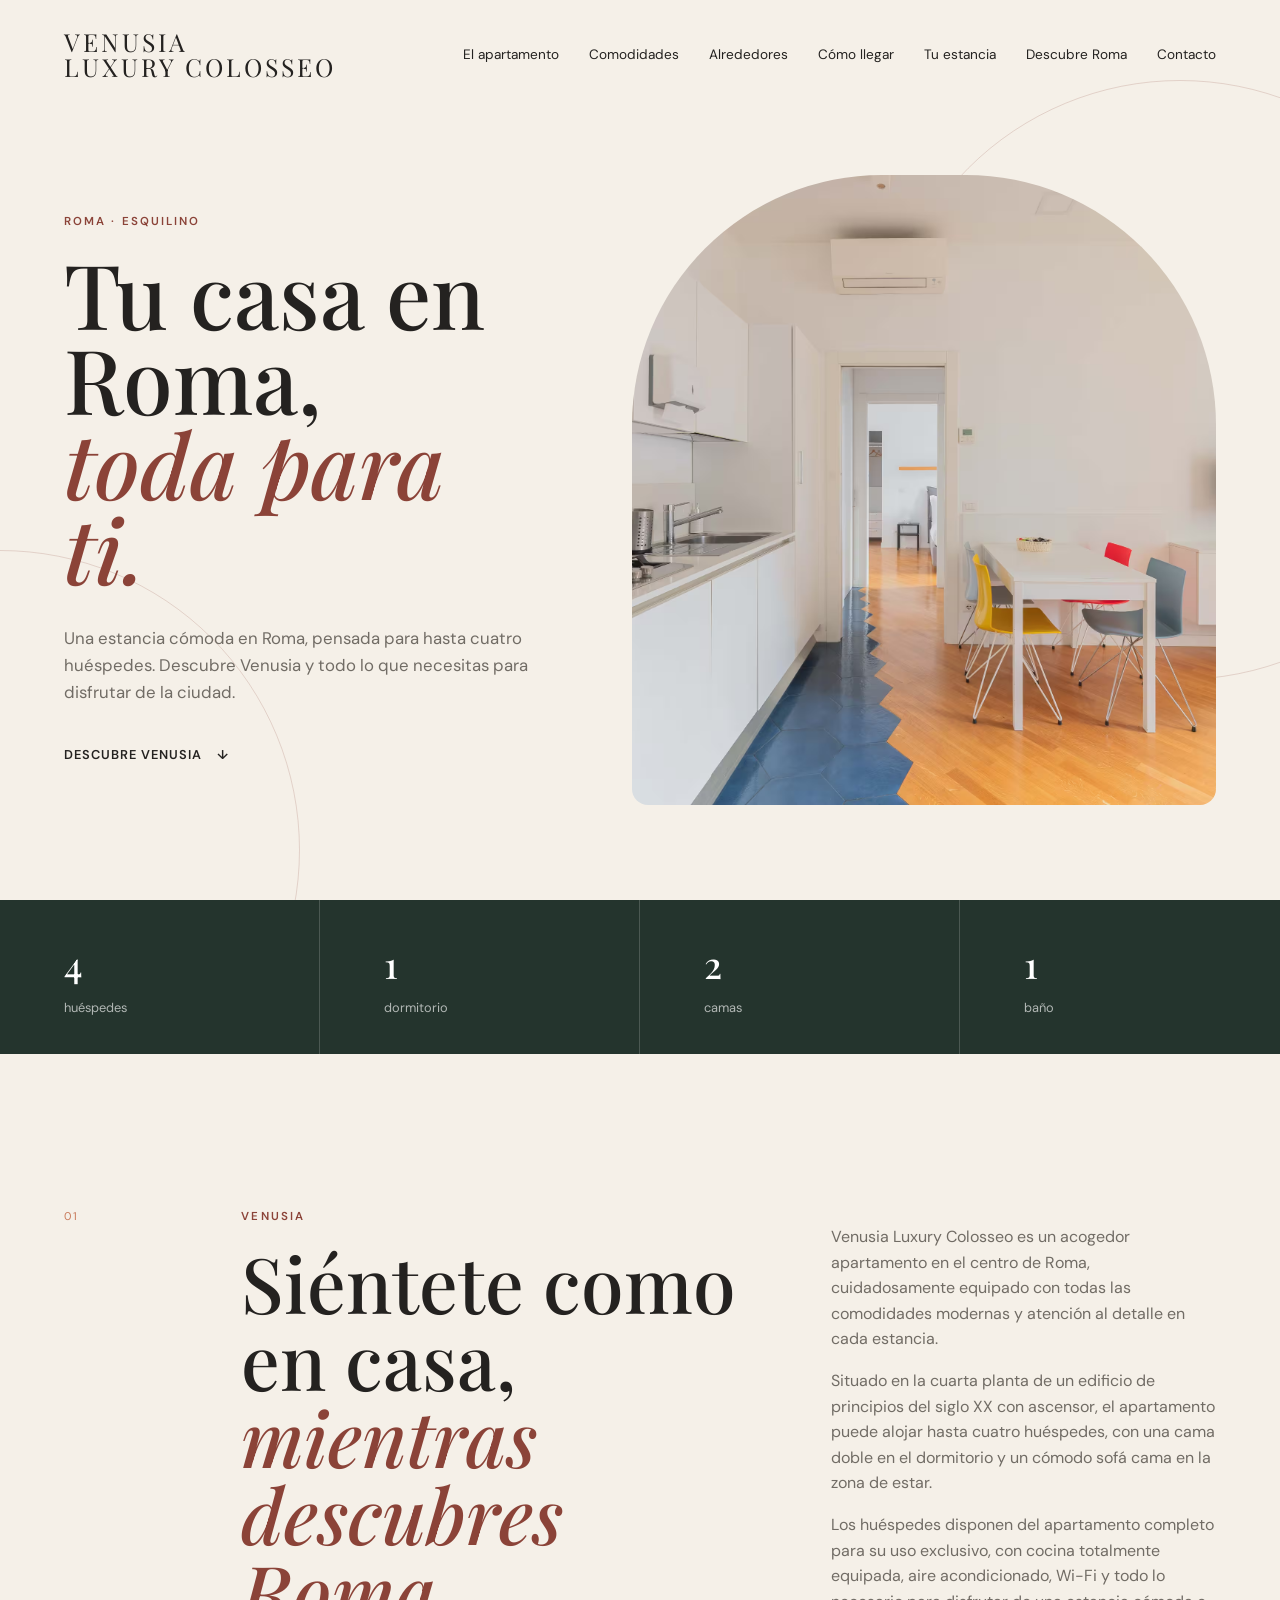
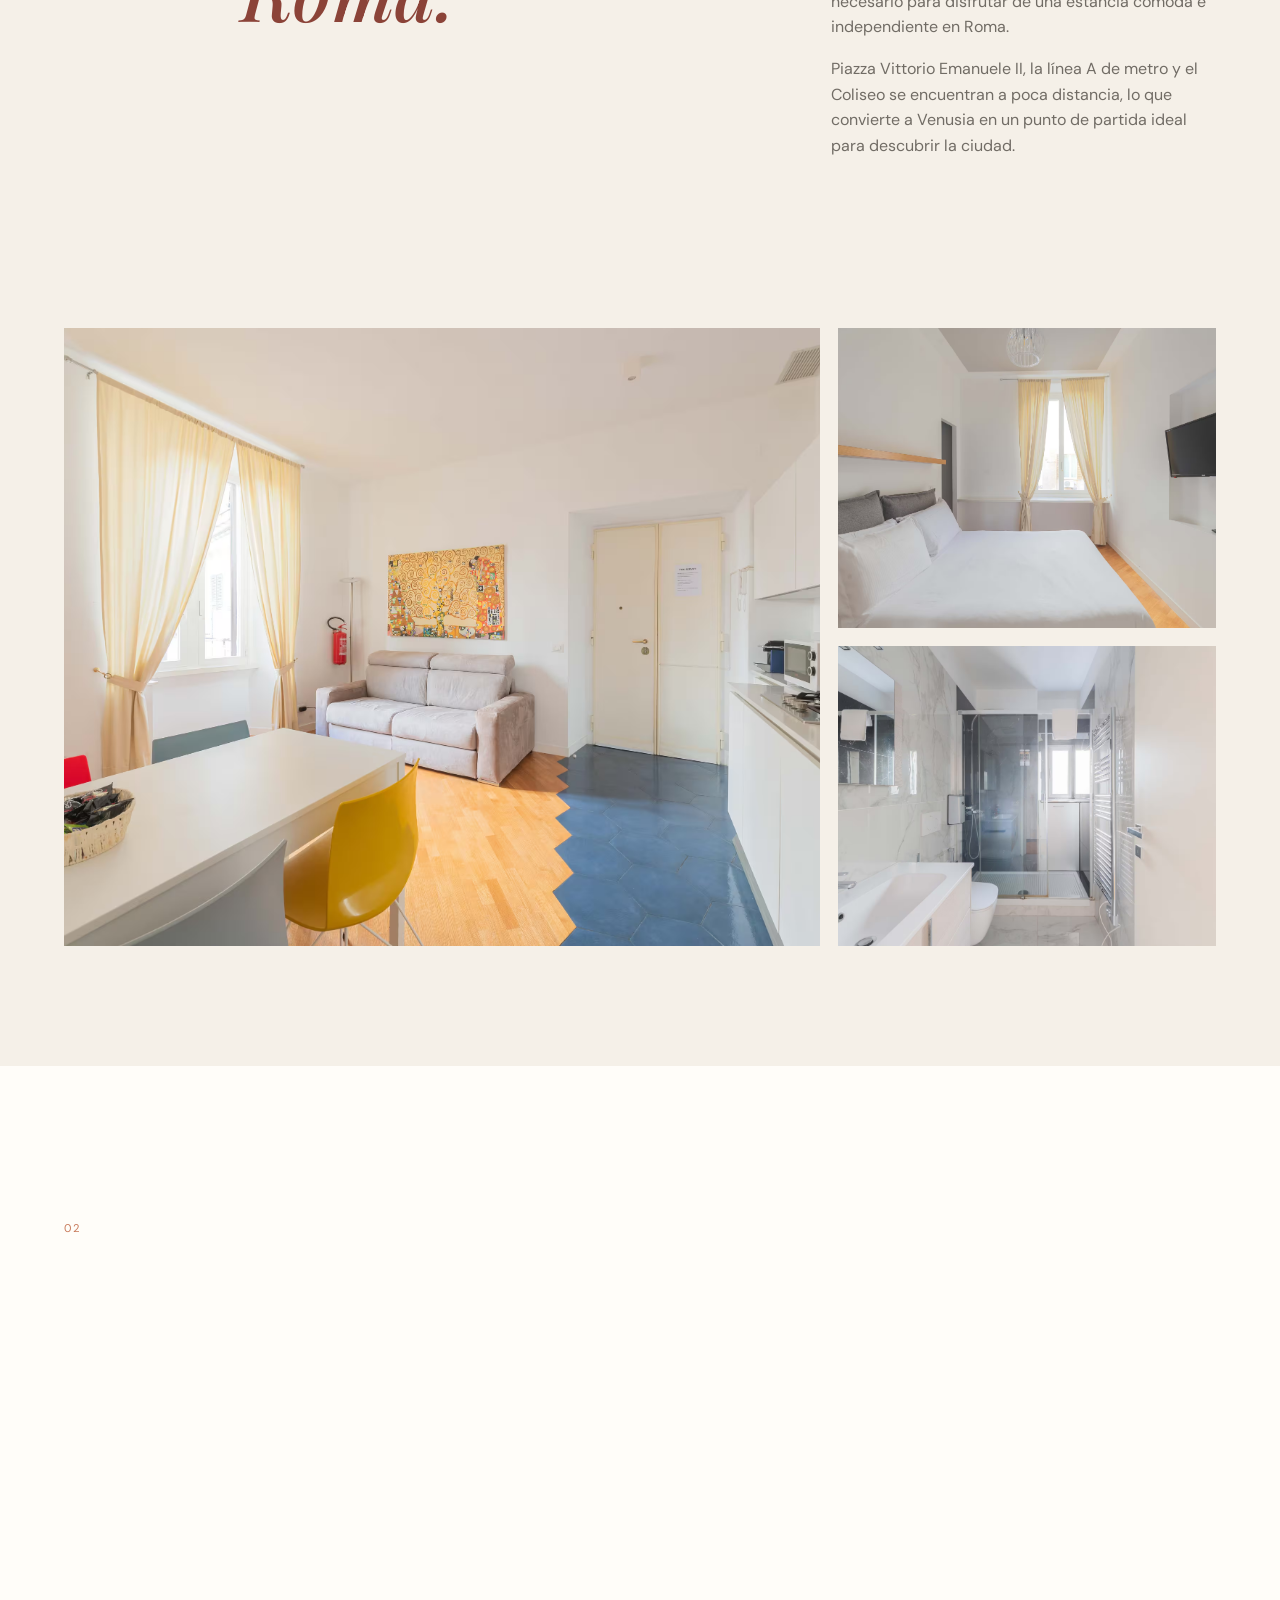
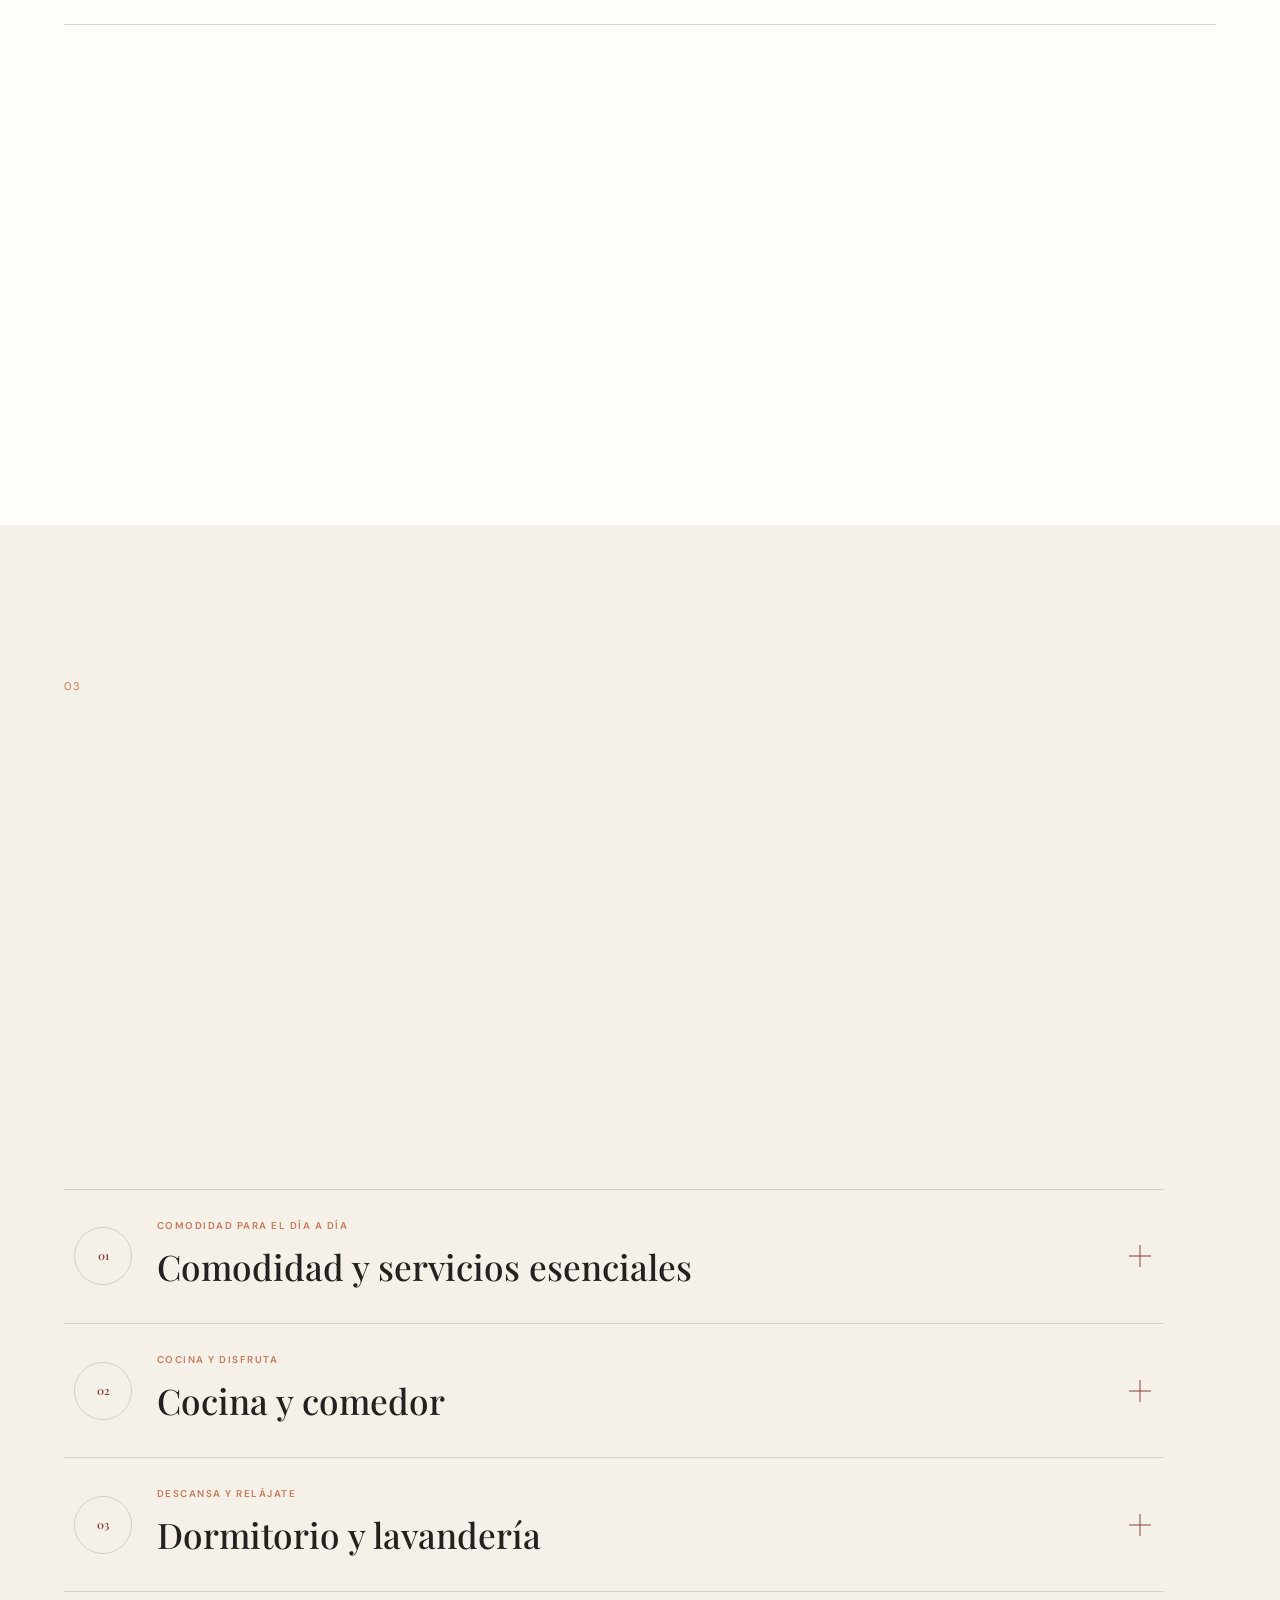
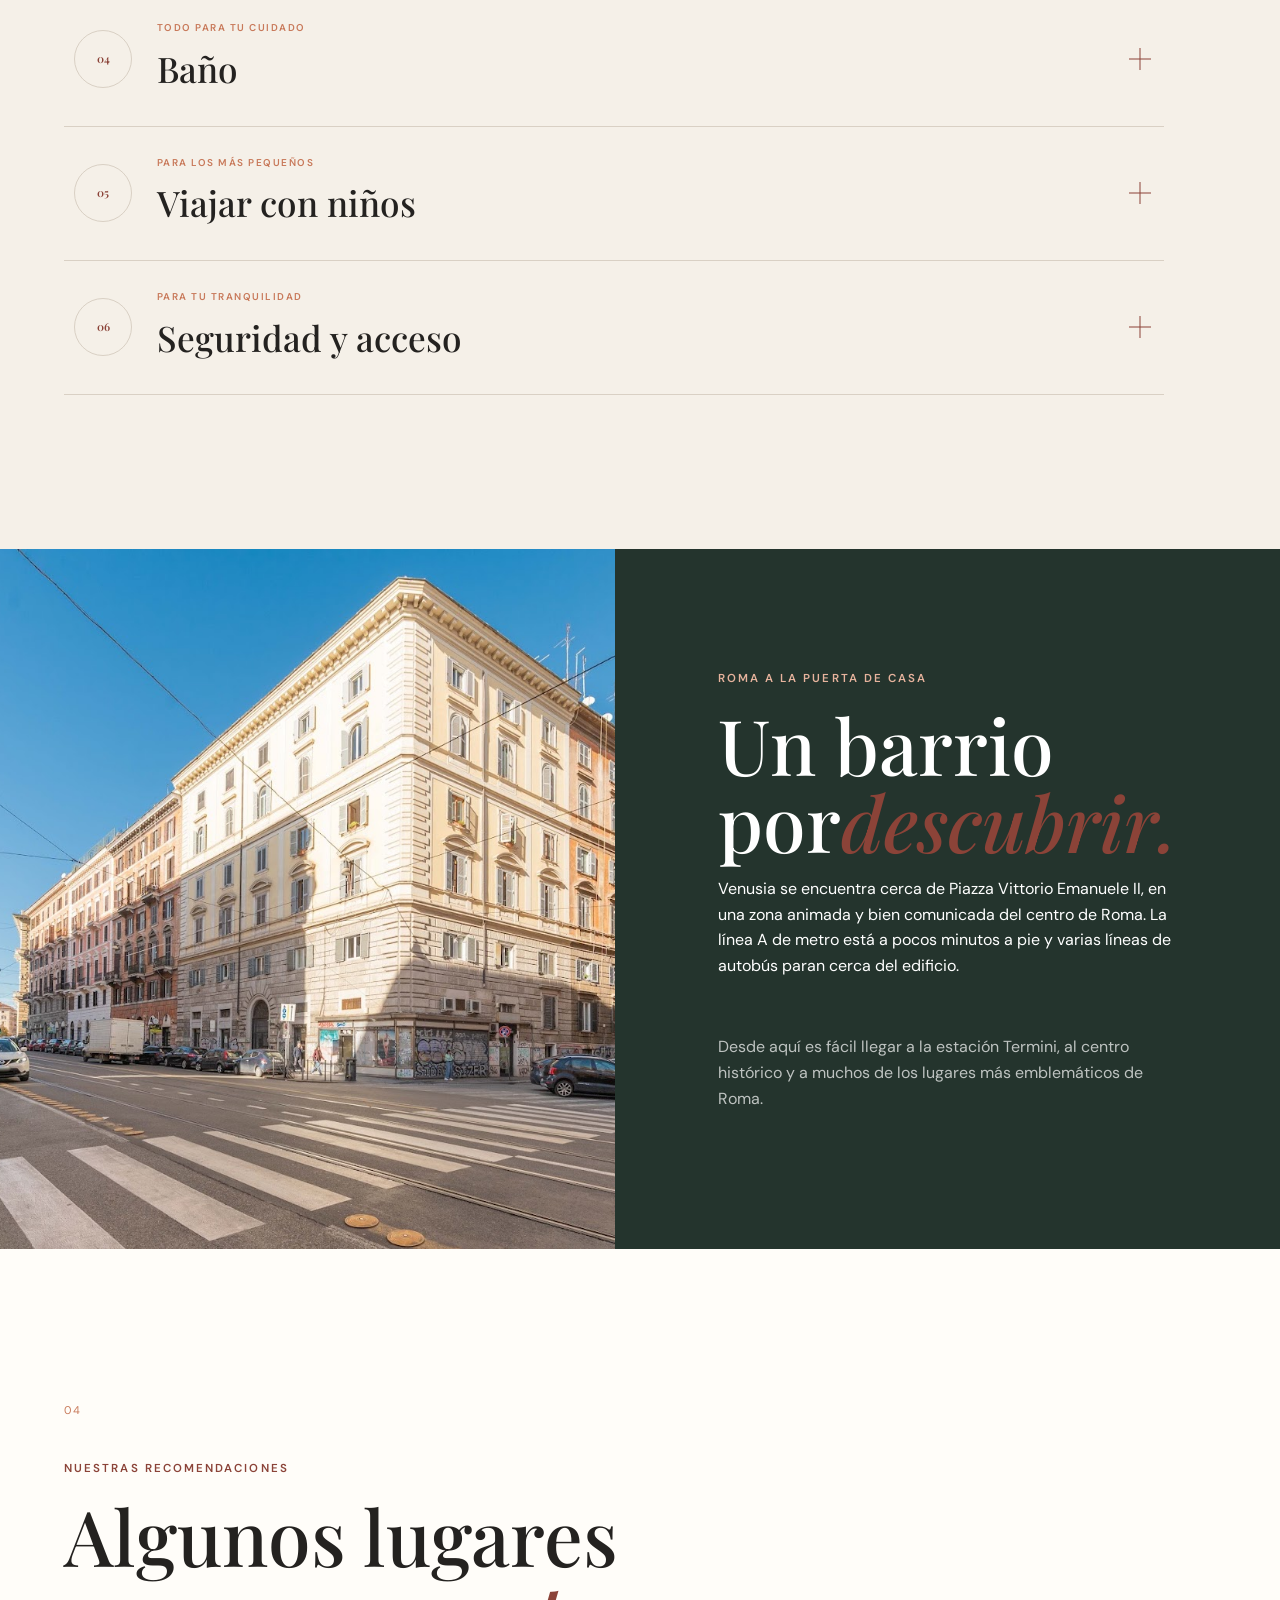
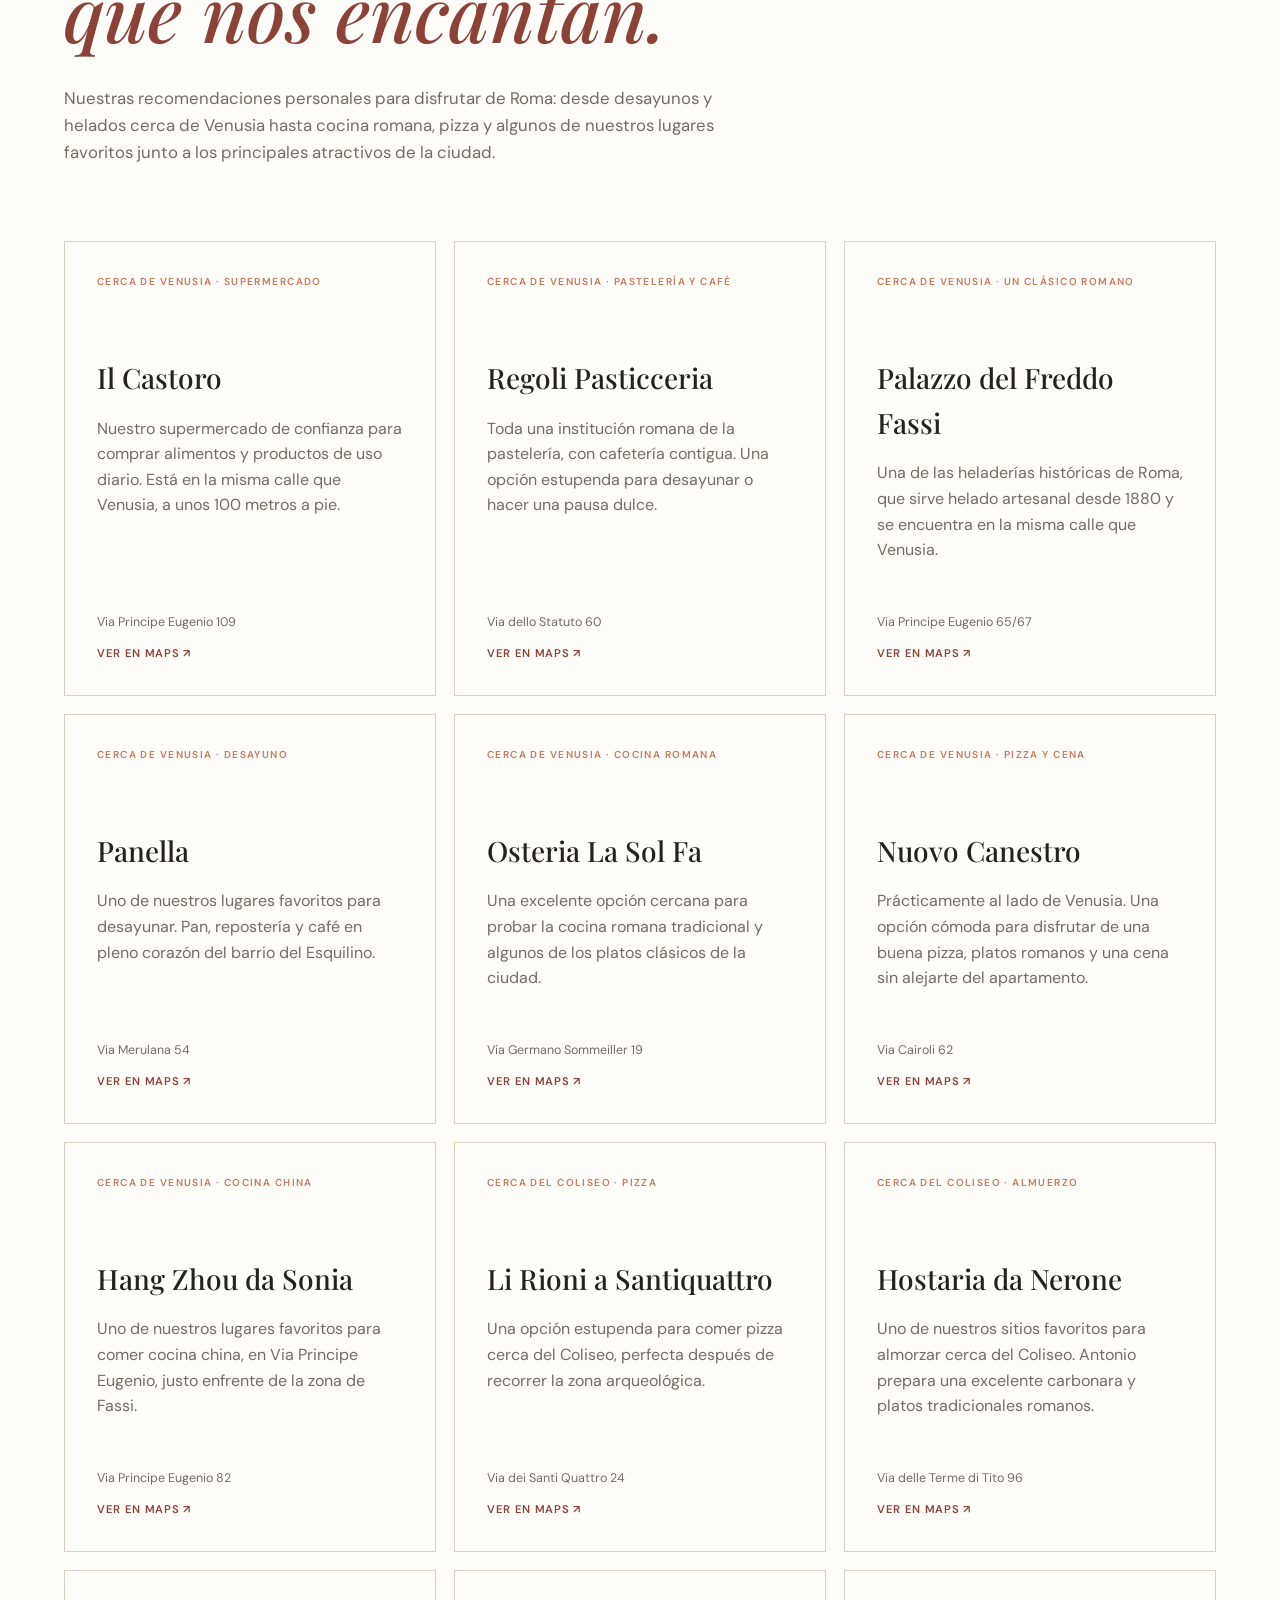
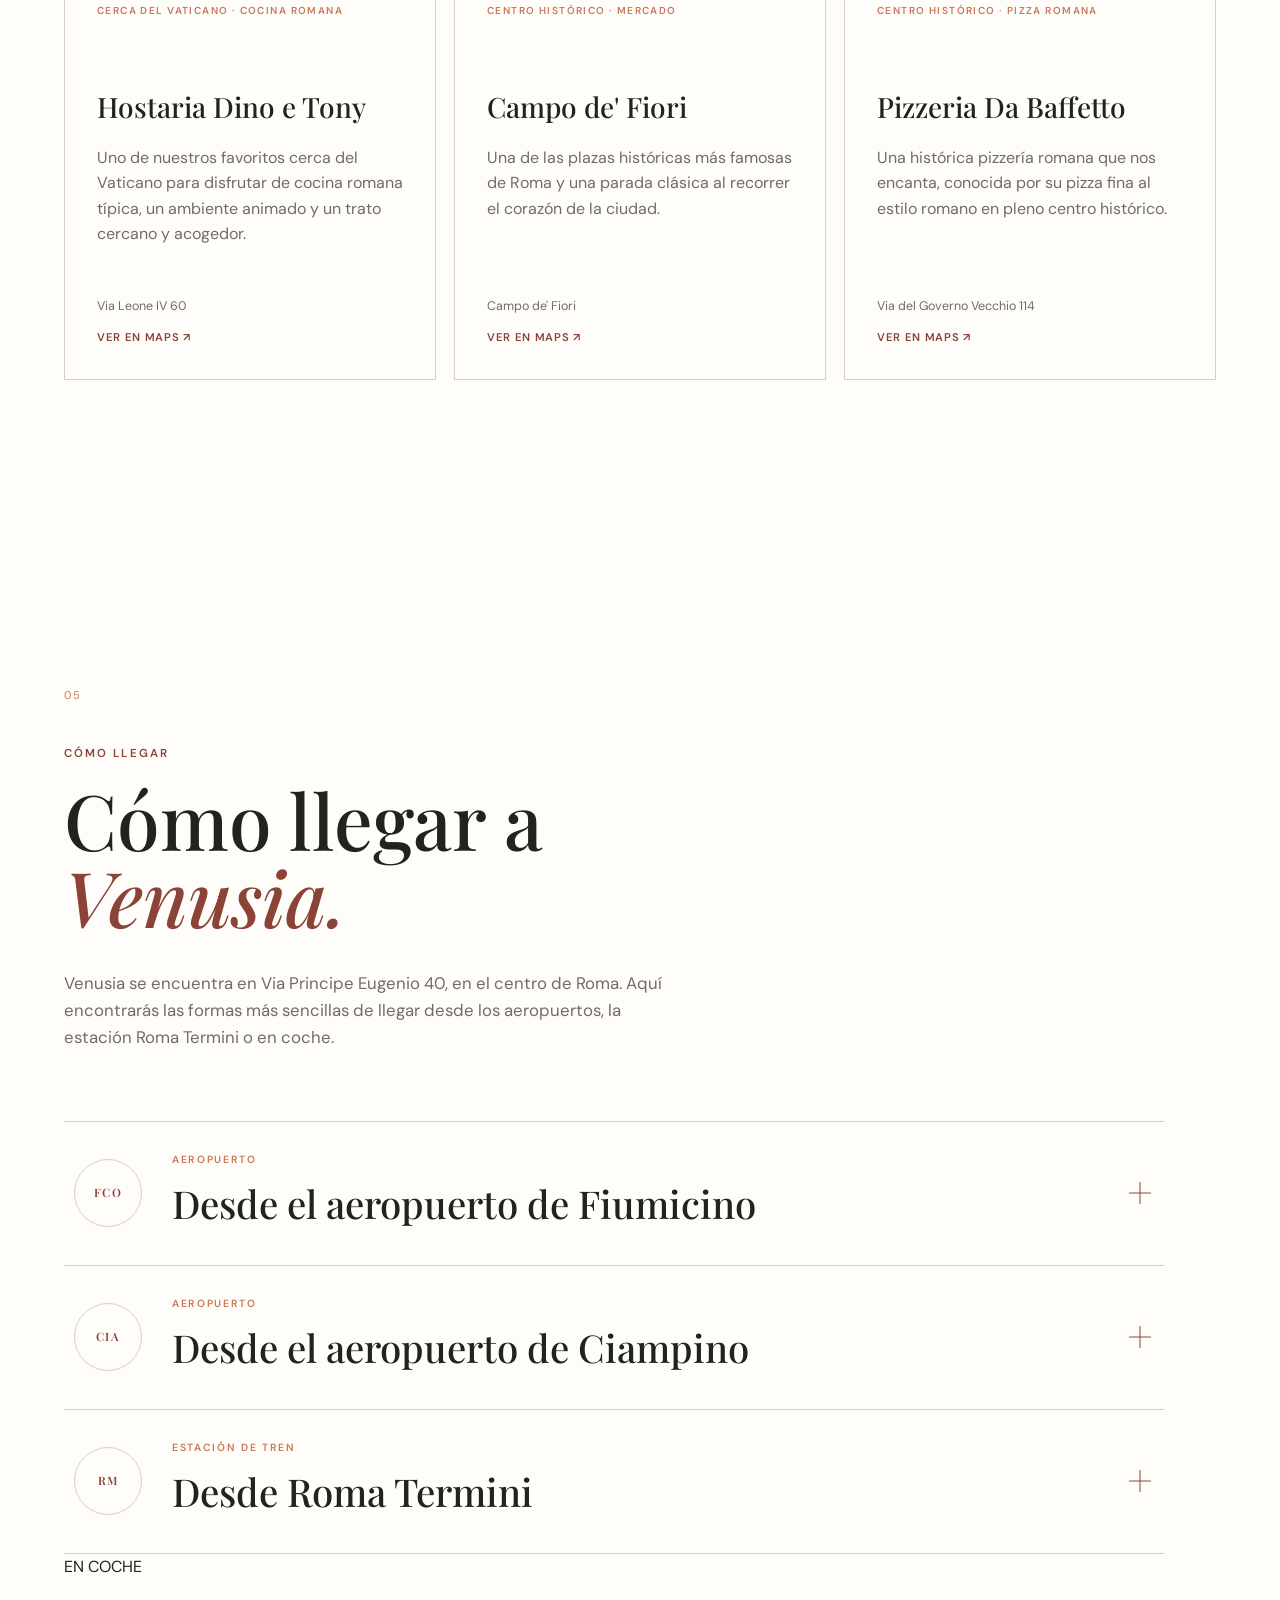
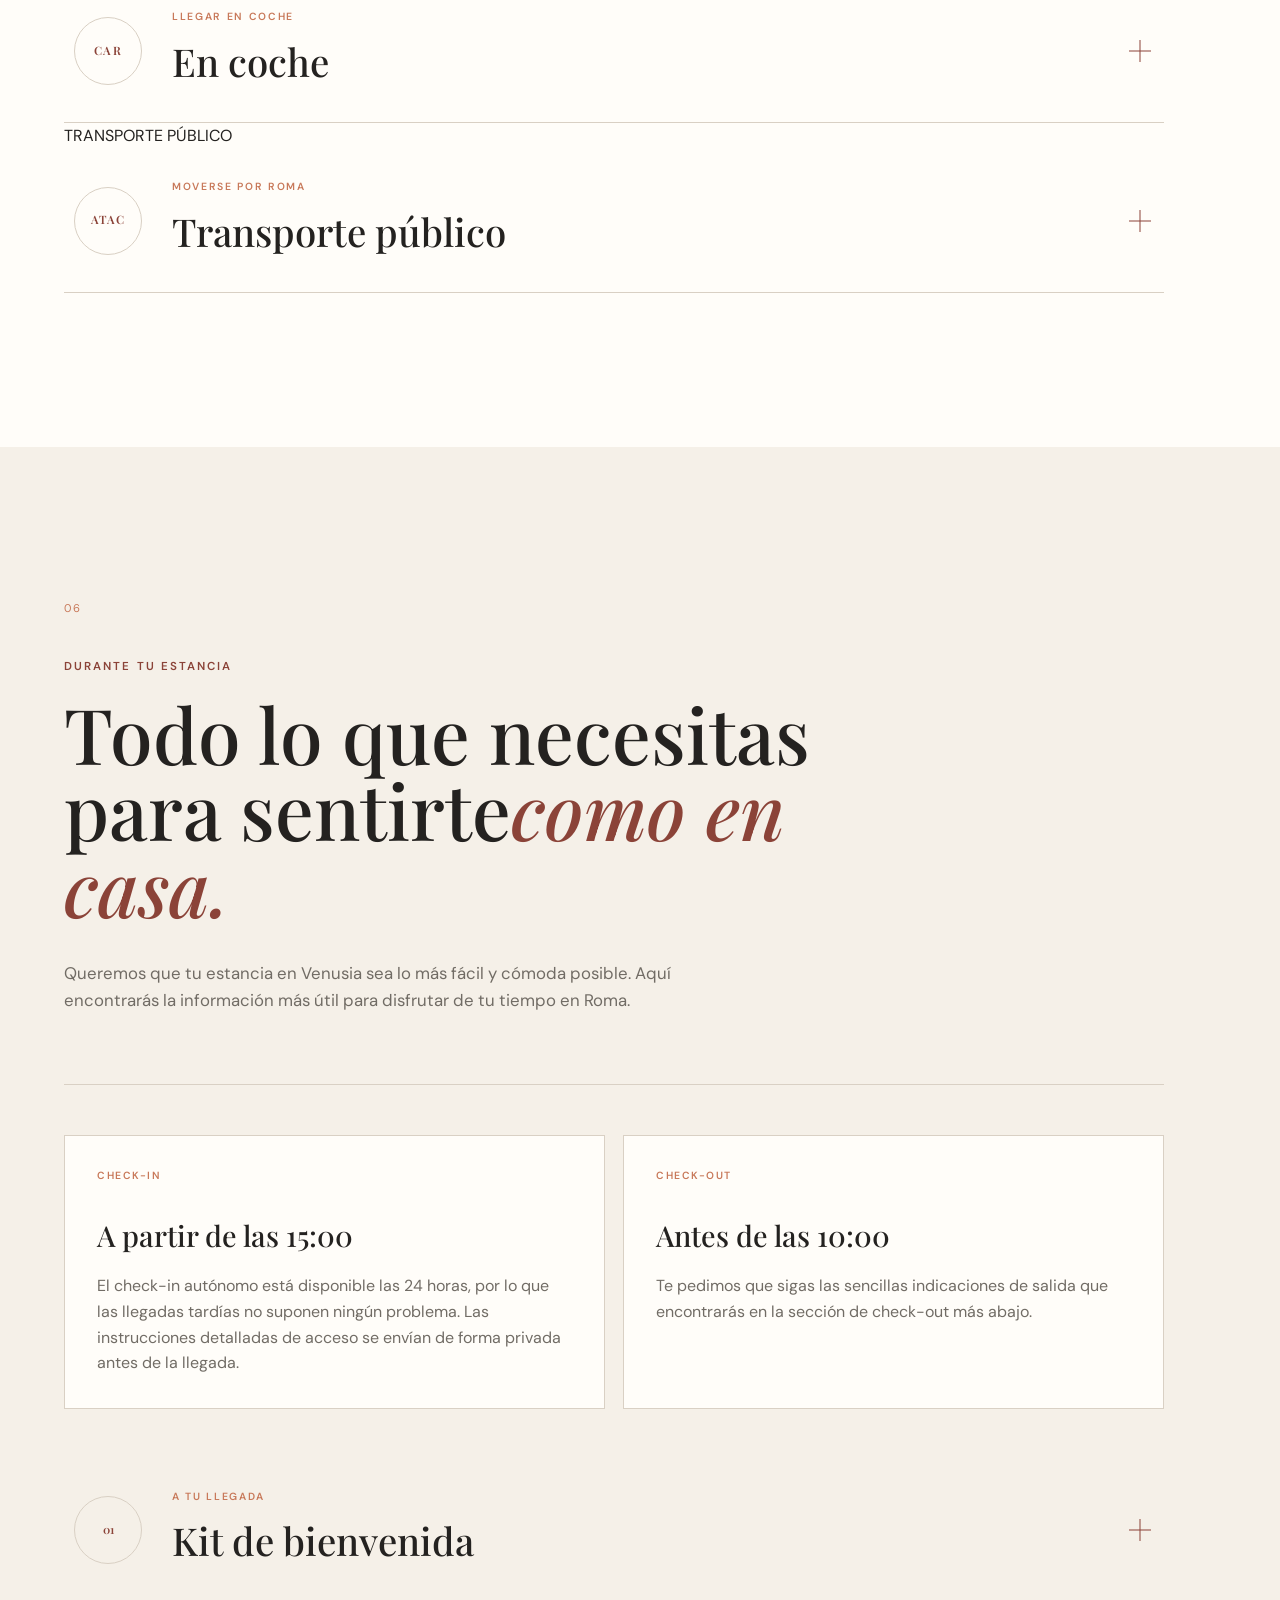
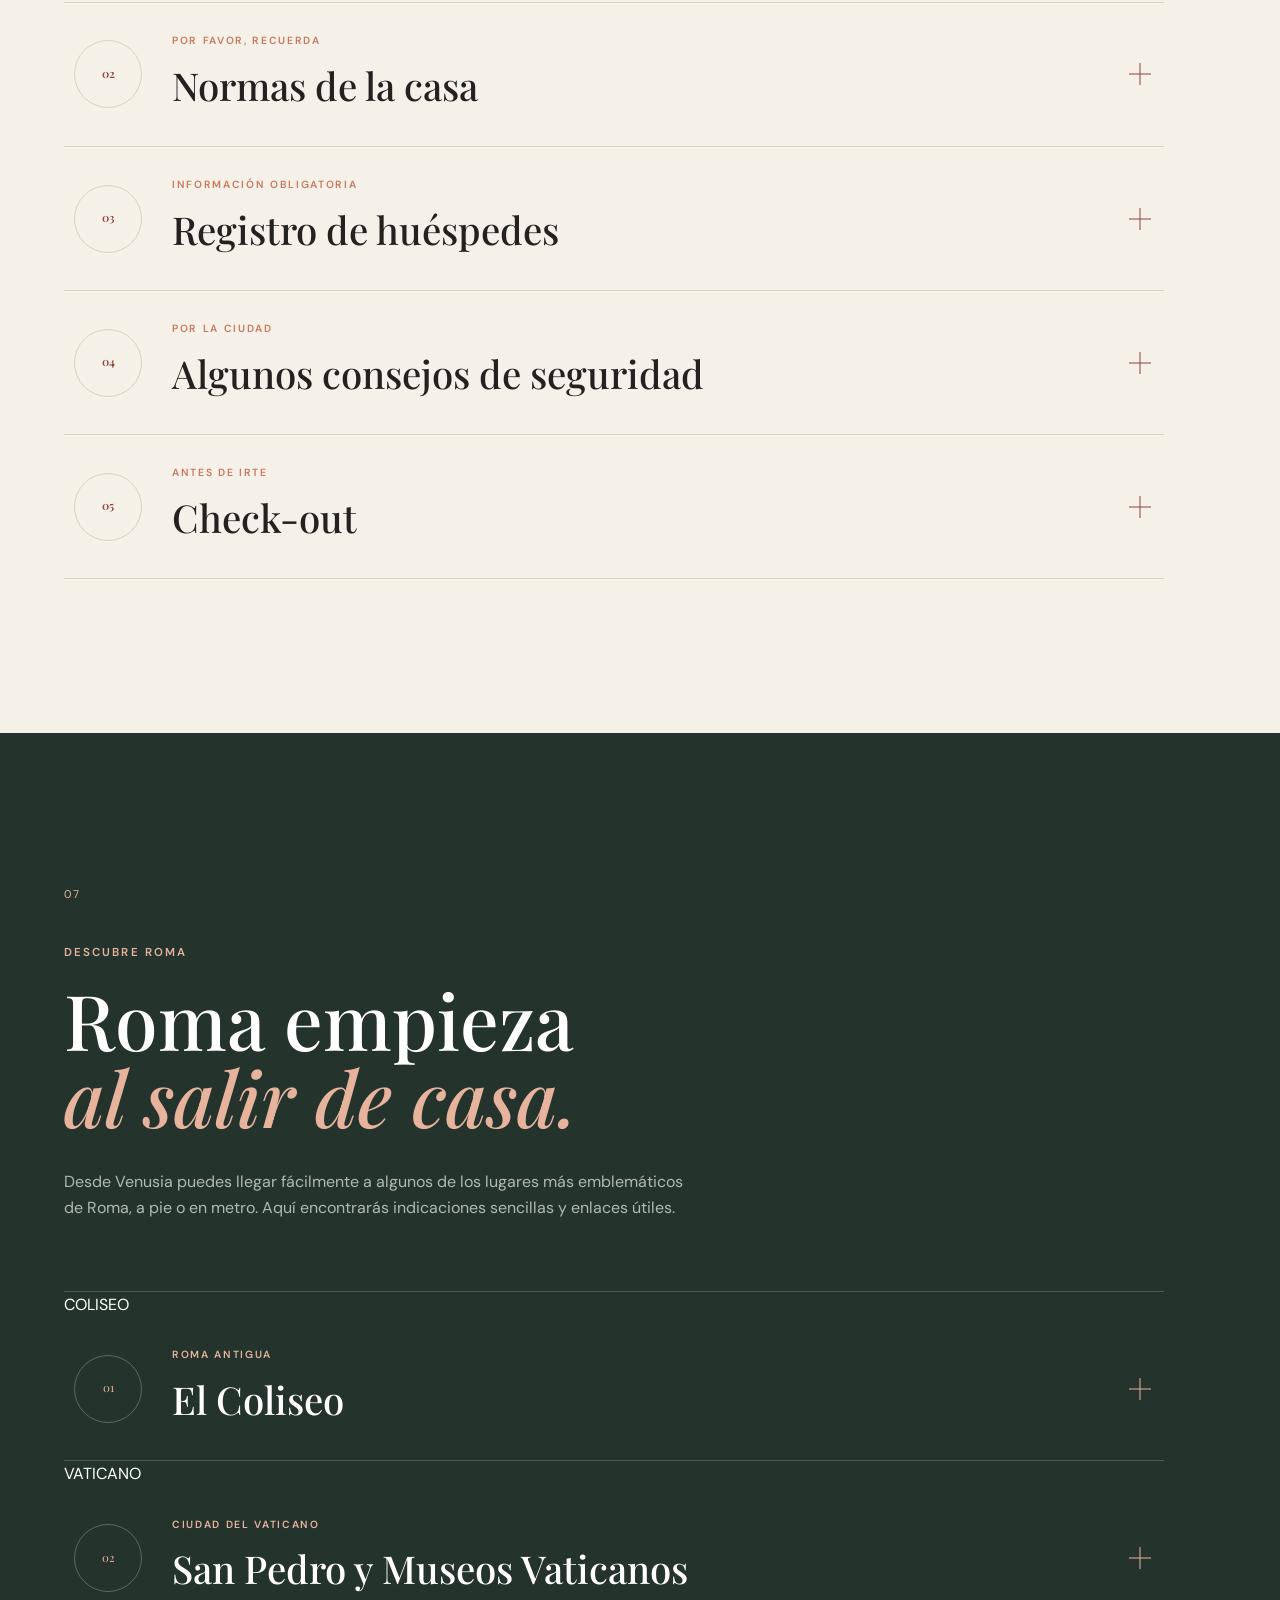
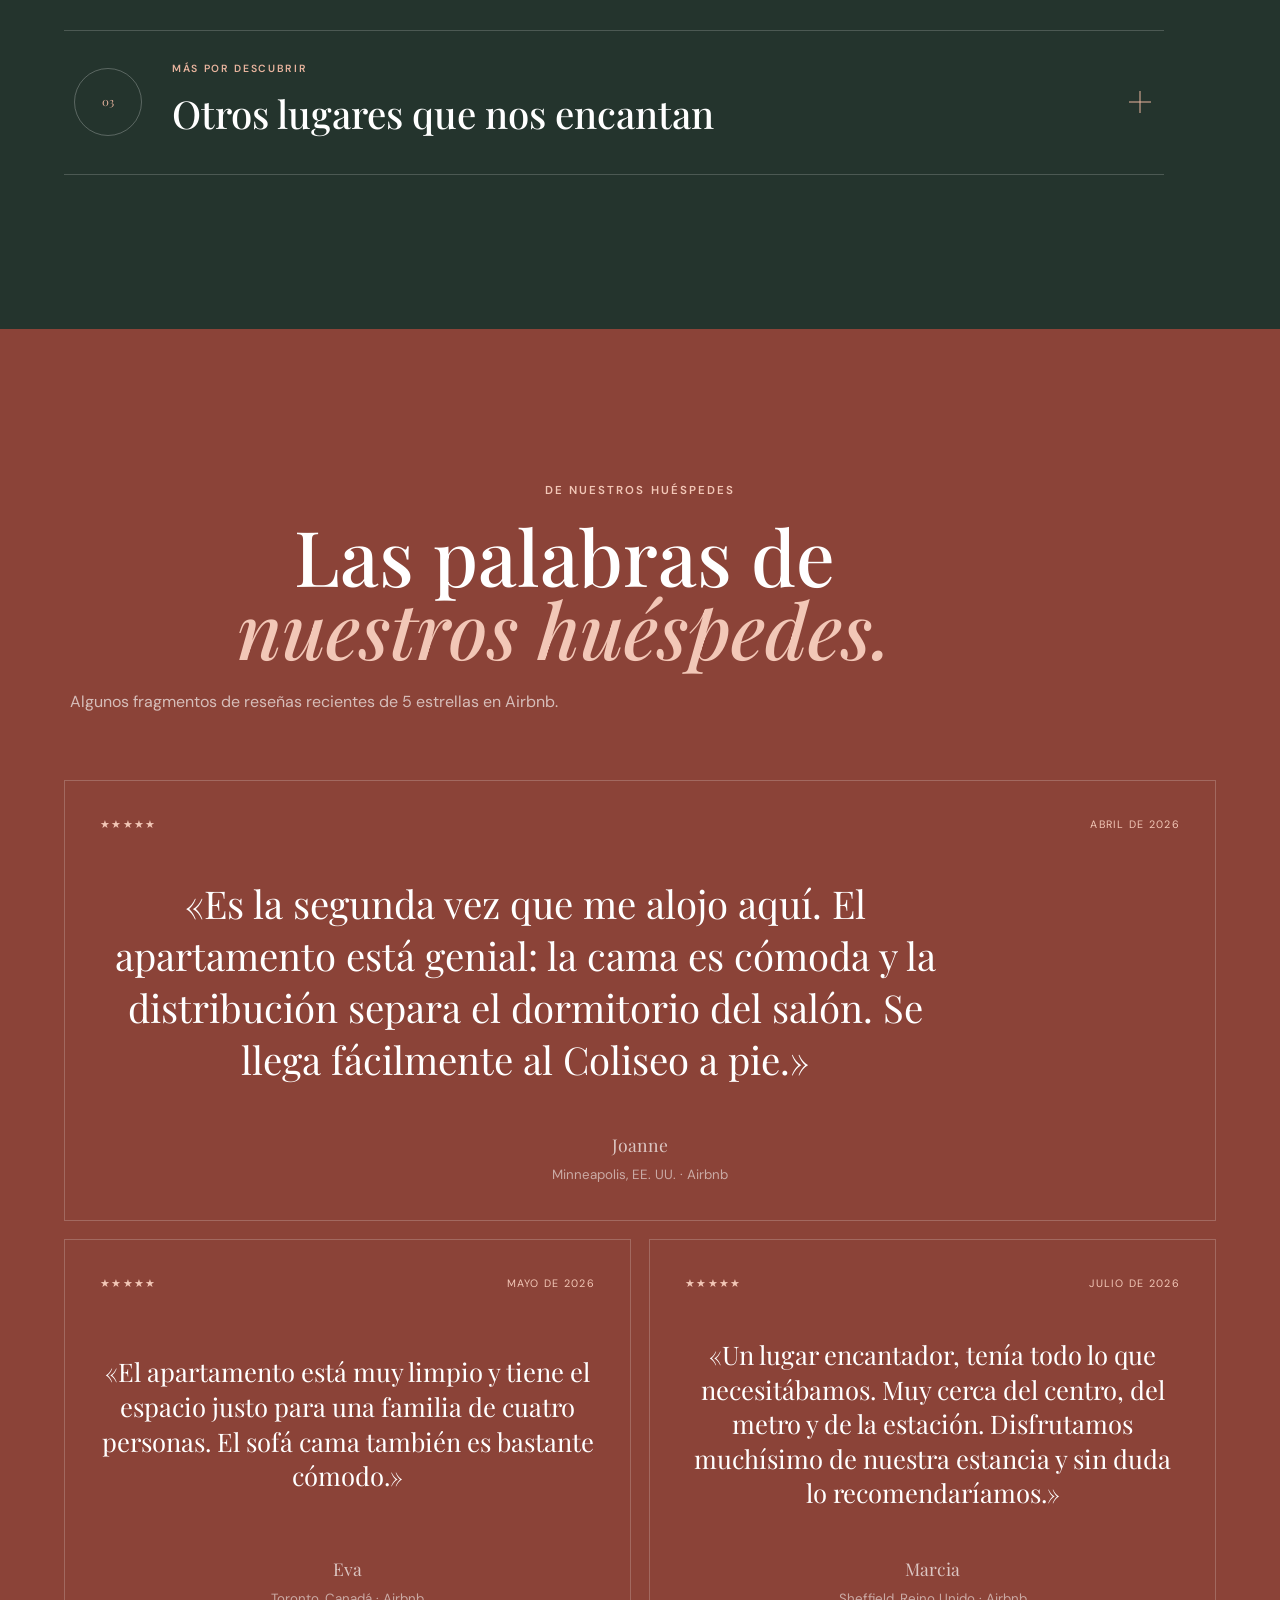
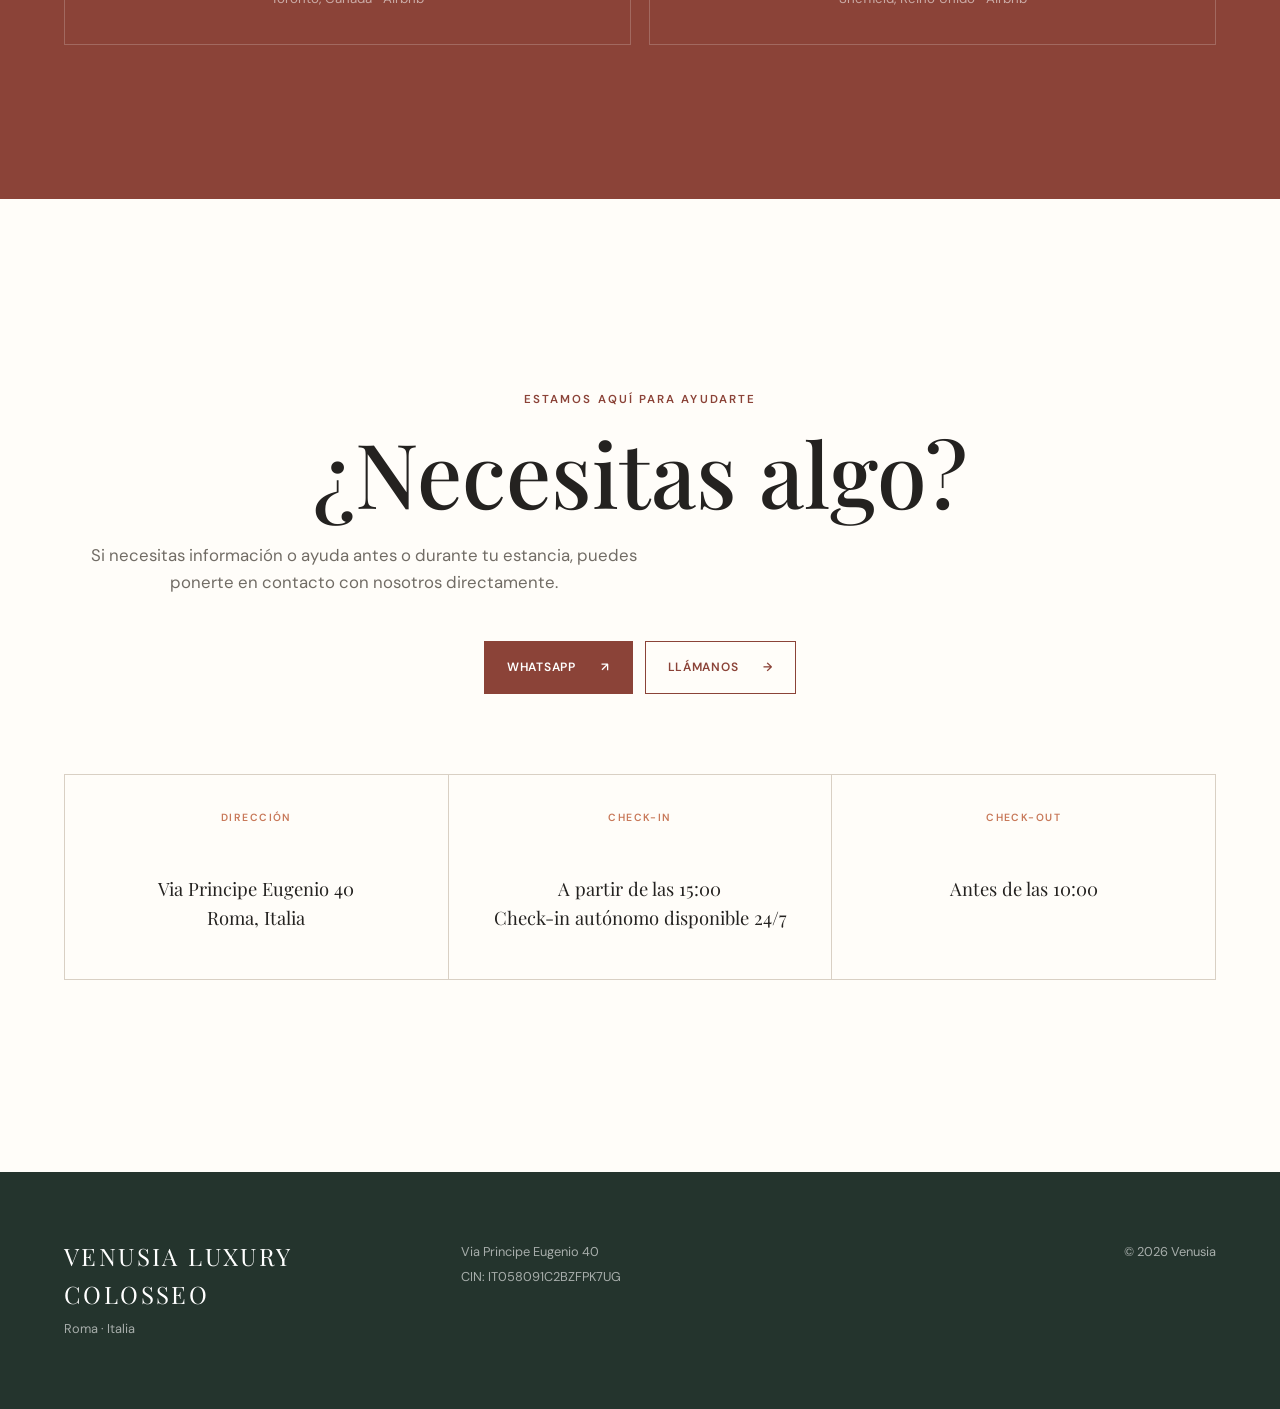
<file: es/index.html>
<!DOCTYPE html>

<html lang="es">
<head>
<meta charset="utf-8"/>
<meta content="width=device-width, initial-scale=1.0" name="viewport"/>
<title>Venusia Luxury Colosseo | Roma</title>
<!-- FAVICON -->
<link href="/favicon.ico?v=4" rel="icon" type="image/x-icon"/>
<link href="/apple-touch-icon.png?v=4" rel="apple-touch-icon" sizes="180x180"/>
<!-- SOCIAL PREVIEW -->
<meta content="Venusia Luxury Colosseo | Roma" property="og:title"/>
<meta content="Un acogedor apartamento en el centro de Roma para hasta cuatro huéspedes, cerca del Coliseo y de la línea A de metro." property="og:description"/>
<meta content="https://venusia-luxury-colosseo.pages.dev/assets/images/venusia-social-preview.jpg?v=3" property="og:image"/>
<meta content="https://venusia-luxury-colosseo.pages.dev/assets/images/venusia-social-preview.jpg?v=3" property="og:image:secure_url"/>
<meta content="image/jpeg" property="og:image:type"/>
<meta content="Salón de Venusia Luxury Colosseo en Roma" property="og:image:alt"/>
<meta content="es_ES" property="og:locale"/>
<meta content="https://venusia-luxury-colosseo.pages.dev/es/" property="og:url"/>
<meta content="website" property="og:type"/>
<meta content="Venusia Luxury Colosseo" property="og:site_name"/>
<!-- X / TWITTER / OTHER SOCIAL -->
<meta content="summary_large_image" name="twitter:card"/>
<meta content="Venusia Luxury Colosseo | Roma" name="twitter:title"/>
<meta content="Un acogedor apartamento en el centro de Roma para hasta cuatro huéspedes, cerca del Coliseo y de la línea A de metro." name="twitter:description"/>
<meta content="https://venusia-luxury-colosseo.pages.dev/assets/images/venusia-social-preview.jpg?v=3" name="twitter:image"/>
<!-- BROWSER COLOR -->
<meta content="#8b4338" name="theme-color"/>
<meta content="Venusia Luxury Colosseo, un acogedor apartamento en el centro de Roma para hasta cuatro huéspedes, cerca del Coliseo y de la línea A de metro." name="description"/>
<link href="https://fonts.googleapis.com" rel="preconnect"/>
<link crossorigin="" href="https://fonts.gstatic.com" rel="preconnect"/>
<link href="https://fonts.googleapis.com/css2?family=DM+Sans:wght@400;500;600&amp;family=Playfair+Display:ital,wght@0,500;0,600;1,500&amp;display=swap" rel="stylesheet"/>
<link href="/css/style.css" rel="stylesheet"/>
</head>
<body>
<!-- HEADER -->
<header class="site-header">
<a class="logo" href="#top">
            VENUSIA
<span class="brand-subtitle">LUXURY COLOSSEO</span>
</a>
<nav class="desktop-nav">
<a href="#casa">El apartamento</a>
<a href="#servizi">Comodidades</a>
<a href="#around-venusia">Alrededores</a>
<a href="#getting-here">Cómo llegar</a>
<a href="#during-stay">Tu estancia</a>
<a href="#explore-rome">Descubre Roma</a>
<a href="#contatti">Contacto</a>
</nav>
<button aria-label="Abrir menú" class="menu-button" id="menu-button">
<span></span>
<span></span>
</button>
</header>
<!-- MENU MOBILE -->
<div class="mobile-menu" id="mobile-menu">
<nav>
<a href="#casa">El apartamento</a>
<a href="#servizi">Comodidades</a>
<a href="#around-venusia">Alrededores de Venusia</a>
<a href="#getting-here">Cómo llegar a Venusia</a>
<a href="#during-stay">Durante tu estancia</a>
<a href="#explore-rome">Descubre Roma</a>
<a href="#reviews">Reseñas</a>
<a href="#contatti">Contacto</a>
</nav>
</div>
<main id="top">
<!-- HERO -->
<section class="hero">
<div class="hero-decoration hero-decoration-one"></div>
<div class="hero-decoration hero-decoration-two"></div>
<div class="hero-content">
<p class="eyebrow">ROMA · ESQUILINO</p>
<h1>Tu casa en Roma,<br/>
<em>toda para ti.</em>
</h1>
<p class="hero-description">Una estancia cómoda en Roma, pensada para hasta cuatro huéspedes. Descubre Venusia y todo lo que necesitas para disfrutar de la ciudad.</p>
<a class="text-link" href="#casa">Descubre Venusia<span>↓</span>
</a>
</div>
<div class="hero-image">
<img alt="Dormitorio del apartamento Venusia en Roma" src="/assets/images/venusia-hero-bedroom.jpg.avif"/>
</div>
</section>
<!-- DATI RAPIDI -->
<section class="facts">
<div>
<strong>4</strong>
<span>huéspedes</span>
</div>
<div>
<strong>1</strong>
<span>dormitorio</span>
</div>
<div>
<strong>2</strong>
<span>camas</span>
</div>
<div>
<strong>1</strong>
<span>baño</span>
</div>
</section>
<!-- LA CASA -->
<section class="section intro-section" id="casa">
<div class="section-number">
                01
            </div>
<div class="section-heading">
<p class="eyebrow">
                    VENUSIA
                </p>
<h2>Siéntete como en casa,<br/>
<em>mientras descubres Roma.</em>
</h2>
</div>
<div class="intro-text">
<p>Venusia Luxury Colosseo es un acogedor apartamento en el centro de Roma, cuidadosamente equipado con todas las comodidades modernas y atención al detalle en cada estancia.</p>
<p>Situado en la cuarta planta de un edificio de principios del siglo XX con ascensor, el apartamento puede alojar hasta cuatro huéspedes, con una cama doble en el dormitorio y un cómodo sofá cama en la zona de estar.</p>
<p>Los huéspedes disponen del apartamento completo para su uso exclusivo, con cocina totalmente equipada, aire acondicionado, Wi-Fi y todo lo necesario para disfrutar de una estancia cómoda e independiente en Roma.</p>
<p>Piazza Vittorio Emanuele II, la línea A de metro y el Coliseo se encuentran a poca distancia, lo que convierte a Venusia en un punto de partida ideal para descubrir la ciudad.</p>
</div>
</section>
<!-- GALLERIA -->
<section class="gallery-section">
<div class="gallery-main">
<img alt="Salón y cocina del apartamento Venusia en Roma" src="/assets/images/venusia-living-room.jpg.avif"/>
</div>
<div class="gallery-small">
<img alt="Dormitorio del apartamento Venusia en Roma" src="/assets/images/venusia-bedroom-wide.jpg.avif"/>
</div>
<div class="gallery-small">
<img alt="Baño y ducha amplia del apartamento Venusia en Roma" src="/assets/images/venusia-bathroom.jpg.avif"/>
</div>
</section>
<!-- PERCHÉ VENUSIA -->
<section class="section advantages-section">
<div class="section-number">
                02
            </div>
<div class="section-heading">
<p class="eyebrow">POR QUÉ VENUSIA</p>
<h2>Todo lo que necesitas<br/>para disfrutar de<em>tu estancia.</em>
</h2>
</div>
<div class="advantages-grid">
<article class="advantage">
<span>01</span>
<h3>Ubicación</h3>
<p>Una ubicación práctica para descubrir Roma y desplazarte fácilmente por la ciudad.</p>
</article>
<article class="advantage">
<span>02</span>
<h3>Comodidad</h3>
<p>Un espacio acogedor con todo lo esencial para una estancia cómoda.</p>
</article>
<article class="advantage">
<span>03</span>
<h3>Espacio</h3>
<p>Un apartamento entero para hasta cuatro huéspedes, con el espacio necesario para sentirte como en casa.</p>
</article>
<article class="advantage">
<span>04</span>
<h3>Roma</h3>
<p>Disfruta de Roma con la libertad y la independencia de tener tu propio espacio.</p>
</article>
</div>
</section>
<section class="section services-section" id="servizi">
<div class="section-number">
        03
    </div>
<div class="section-heading">
<p class="eyebrow">COMODIDADES</p>
<h2>Todo lo que necesitas<br/>para sentirte<em>como en casa.</em>
</h2>
<p class="amenities-intro">Venusia está completamente equipada para que disfrutes de una estancia cómoda, tanto si visitas Roma durante unos días como si te quedas algo más de tiempo.</p>
</div>
<div class="amenities-list">
<details class="amenity-group">
<summary>
<div>
<span class="amenity-number">
                        01
                    </span>
<div>
<span class="amenity-small-title">COMODIDAD PARA EL DÍA A DÍA</span>
<h3>Comodidad y servicios esenciales</h3>
</div>
</div>
<span class="amenity-plus"></span>
</summary>
<div class="amenity-content">
<div>Wi-Fi</div>
<div>Aire acondicionado</div>
<div>Calefacción</div>
<div>Smart TV de 32 pulgadas</div>
<div>Espacio de trabajo</div>
<div>Caja fuerte</div>
<div>Ascensor</div>
<div>Agua caliente continua</div>
</div>
</details>
<details class="amenity-group">
<summary>
<div>
<span class="amenity-number">
                        02
                    </span>
<div>
<span class="amenity-small-title">COCINA Y DISFRUTA</span>
<h3>Cocina y comedor</h3>
</div>
</div>
<span class="amenity-plus"></span>
</summary>
<div class="amenity-content">
<div>Cocina totalmente equipada</div>
<div>Frigorífico y congelador</div>
<div>Microondas</div>
<div>Lavavajillas</div>
<div>Placa de cocina</div>
<div>Cafetera Nespresso</div>
<div>Hervidor de agua</div>
<div>Tostadora</div>
<div>Ollas y sartenes</div>
<div>Aceite, sal y pimienta</div>
<div>Vajilla y cubiertos</div>
<div>Mesa de comedor</div>
</div>
</details>
<details class="amenity-group">
<summary>
<div>
<span class="amenity-number">
                        03
                    </span>
<div>
<span class="amenity-small-title">DESCANSA Y RELÁJATE</span>
<h3>Dormitorio y lavandería</h3>
</div>
</div>
<span class="amenity-plus"></span>
</summary>
<div class="amenity-content">
<div>Ropa de cama</div>
<div>Toallas</div>
<div>Almohadas y mantas adicionales</div>
<div>Armario y cajones</div>
<div>Perchas</div>
<div>Lavadora</div>
<div>Plancha</div>
</div>
</details>
<details class="amenity-group">
<summary>
<div>
<span class="amenity-number">
                        04
                    </span>
<div>
<span class="amenity-small-title">TODO PARA TU CUIDADO</span>
<h3>Baño</h3>
</div>
</div>
<span class="amenity-plus"></span>
</summary>
<div class="amenity-content">
<div>Ducha amplia</div>
<div>Secador de pelo</div>
<div>Champú</div>
<div>Jabón corporal</div>
<div>Gel de ducha</div>
<div>Papel higiénico</div>
<div>Productos de limpieza</div>
</div>
</details>
<details class="amenity-group">
<summary>
<div>
<span class="amenity-number">
                        05
                    </span>
<div>
<span class="amenity-small-title">PARA LOS MÁS PEQUEÑOS</span>
<h3>Viajar con niños</h3>
</div>
</div>
<span class="amenity-plus"></span>
</summary>
<div class="amenity-content">
<div>Cuna disponible bajo petición</div>
<div>Cuna de viaje disponible bajo petición</div>
<div>Trona</div>
<div>Ropa de cama incluida</div>
</div>
</details>
<details class="amenity-group">
<summary>
<div>
<span class="amenity-number">
                        06
                    </span>
<div>
<span class="amenity-small-title">PARA TU TRANQUILIDAD</span>
<h3>Seguridad y acceso</h3>
</div>
</div>
<span class="amenity-plus"></span>
</summary>
<div class="amenity-content">
<div>Detector de monóxido de carbono</div>
<div>Extintor</div>
<div>Botiquín de primeros auxilios</div>
<div>Check-in autónomo</div>
<div>Cerradura inteligente</div>
<div>Ascensor</div>
<div>Aparcamiento de pago cercano</div>
</div>
</details>
</div>
</section>
<!-- QUARTIERE -->
<section class="neighbourhood-section" id="quartiere">
<div class="neighbourhood-image">
<img alt="El barrio alrededor de Venusia Luxury Colosseo en Roma" src="/assets/images/venusia-neighborhood.jpg"/>
</div>
<div class="neighbourhood-content">
<p class="eyebrow">ROMA A LA PUERTA DE CASA</p>
<h2>Un barrio<br/>por<em>descubrir.</em>
</h2>
<p>Venusia se encuentra cerca de Piazza Vittorio Emanuele II, en una zona animada y bien comunicada del centro de Roma. La línea A de metro está a pocos minutos a pie y varias líneas de autobús paran cerca del edificio.</p>
<p>Desde aquí es fácil llegar a la estación Termini, al centro histórico y a muchos de los lugares más emblemáticos de Roma.</p>
</div>
</section>
<!-- AROUND VENUSIA -->
<section class="section around-section" id="around-venusia">
<div class="section-number">
        04
    </div>
<div class="section-heading around-heading">
<p class="eyebrow">NUESTRAS RECOMENDACIONES</p>
<h2>Algunos lugares<br/>
<em>que nos encantan.</em>
</h2>
<p class="around-intro">Nuestras recomendaciones personales para disfrutar de Roma: desde desayunos y helados cerca de Venusia hasta cocina romana, pizza y algunos de nuestros lugares favoritos junto a los principales atractivos de la ciudad.</p>
</div>
<div class="around-grid">
<!-- IL CASTORO -->
<a class="around-card" href="https://www.google.com/maps/search/?api=1&amp;query=Il+Castoro+Supermercati+Via+Principe+Eugenio+109+Roma" rel="noopener noreferrer" target="_blank">
<span class="around-card-type">CERCA DE VENUSIA · SUPERMERCADO</span>
<h3>
                Il Castoro
            </h3>
<p>Nuestro supermercado de confianza para comprar alimentos y productos de uso diario. Está en la misma calle que Venusia, a unos 100 metros a pie.</p>
<span class="around-address">
                Via Principe Eugenio 109
            </span>
<span class="around-link">Ver en Maps ↗</span>
</a>
<!-- REGOLI -->
<a class="around-card" href="https://www.google.com/maps/search/?api=1&amp;query=Regoli+Pasticceria+Via+dello+Statuto+60+Roma" rel="noopener noreferrer" target="_blank">
<span class="around-card-type">CERCA DE VENUSIA · PASTELERÍA Y CAFÉ</span>
<h3>
                Regoli Pasticceria
            </h3>
<p>Toda una institución romana de la pastelería, con cafetería contigua. Una opción estupenda para desayunar o hacer una pausa dulce.</p>
<span class="around-address">
                Via dello Statuto 60
            </span>
<span class="around-link">Ver en Maps ↗</span>
</a>
<!-- FASSI -->
<a class="around-card" href="https://www.google.com/maps/search/?api=1&amp;query=Palazzo+del+Freddo+Fassi+Via+Principe+Eugenio+65+Roma" rel="noopener noreferrer" target="_blank">
<span class="around-card-type">CERCA DE VENUSIA · UN CLÁSICO ROMANO</span>
<h3>
                Palazzo del Freddo Fassi
            </h3>
<p>Una de las heladerías históricas de Roma, que sirve helado artesanal desde 1880 y se encuentra en la misma calle que Venusia.</p>
<span class="around-address">
                Via Principe Eugenio 65/67
            </span>
<span class="around-link">Ver en Maps ↗</span>
</a>
<!-- PANELLA -->
<a class="around-card" href="https://www.google.com/maps/search/?api=1&amp;query=Panella+Via+Merulana+54+Roma" rel="noopener noreferrer" target="_blank">
<span class="around-card-type">CERCA DE VENUSIA · DESAYUNO</span>
<h3>
                Panella
            </h3>
<p>Uno de nuestros lugares favoritos para desayunar. Pan, repostería y café en pleno corazón del barrio del Esquilino.</p>
<span class="around-address">
                Via Merulana 54
            </span>
<span class="around-link">Ver en Maps ↗</span>
</a>
<!-- LA SOL FA -->
<a class="around-card" href="https://www.google.com/maps/search/?api=1&amp;query=Osteria+La+Sol+Fa+Via+Germano+Sommeiller+19+Roma" rel="noopener noreferrer" target="_blank">
<span class="around-card-type">CERCA DE VENUSIA · COCINA ROMANA</span>
<h3>
                Osteria La Sol Fa
            </h3>
<p>Una excelente opción cercana para probar la cocina romana tradicional y algunos de los platos clásicos de la ciudad.</p>
<span class="around-address">
                Via Germano Sommeiller 19
            </span>
<span class="around-link">Ver en Maps ↗</span>
</a>
<!-- NUOVO CANESTRO -->
<a class="around-card" href="https://www.google.com/maps/search/?api=1&amp;query=Ristorante+Nuovo+Canestro+Via+Cairoli+62+Roma" rel="noopener noreferrer" target="_blank">
<span class="around-card-type">CERCA DE VENUSIA · PIZZA Y CENA</span>
<h3>
                Nuovo Canestro
            </h3>
<p>Prácticamente al lado de Venusia. Una opción cómoda para disfrutar de una buena pizza, platos romanos y una cena sin alejarte del apartamento.</p>
<span class="around-address">
                Via Cairoli 62
            </span>
<span class="around-link">Ver en Maps ↗</span>
</a>
<!-- HANG ZHOU -->
<a class="around-card" href="https://www.google.com/maps/search/?api=1&amp;query=Hang+Zhou+da+Sonia+Via+Principe+Eugenio+82+Roma" rel="noopener noreferrer" target="_blank">
<span class="around-card-type">CERCA DE VENUSIA · COCINA CHINA</span>
<h3>
                Hang Zhou da Sonia
            </h3>
<p>Uno de nuestros lugares favoritos para comer cocina china, en Via Principe Eugenio, justo enfrente de la zona de Fassi.</p>
<span class="around-address">
                Via Principe Eugenio 82
            </span>
<span class="around-link">Ver en Maps ↗</span>
</a>
<!-- LI RIONI -->
<a class="around-card" href="https://www.google.com/maps/search/?api=1&amp;query=Li+Rioni+a+Santiquattro+Via+dei+Santi+Quattro+24+Roma" rel="noopener noreferrer" target="_blank">
<span class="around-card-type">CERCA DEL COLISEO · PIZZA</span>
<h3>
                Li Rioni a Santiquattro
            </h3>
<p>Una opción estupenda para comer pizza cerca del Coliseo, perfecta después de recorrer la zona arqueológica.</p>
<span class="around-address">
                Via dei Santi Quattro 24
            </span>
<span class="around-link">Ver en Maps ↗</span>
</a>
<!-- HOSTARIA DA NERONE -->
<a class="around-card" href="https://www.google.com/maps/search/?api=1&amp;query=Hostaria+da+Nerone+Via+delle+Terme+di+Tito+96+Roma" rel="noopener noreferrer" target="_blank">
<span class="around-card-type">CERCA DEL COLISEO · ALMUERZO</span>
<h3>
                Hostaria da Nerone
            </h3>
<p>Uno de nuestros sitios favoritos para almorzar cerca del Coliseo. Antonio prepara una excelente carbonara y platos tradicionales romanos.</p>
<span class="around-address">
                Via delle Terme di Tito 96
            </span>
<span class="around-link">Ver en Maps ↗</span>
</a>
<!-- DINO E TONY -->
<a class="around-card" href="https://www.google.com/maps/search/?api=1&amp;query=Hostaria+Dino+e+Tony+Via+Leone+IV+60+Roma" rel="noopener noreferrer" target="_blank">
<span class="around-card-type">CERCA DEL VATICANO · COCINA ROMANA</span>
<h3>
                Hostaria Dino e Tony
            </h3>
<p>Uno de nuestros favoritos cerca del Vaticano para disfrutar de cocina romana típica, un ambiente animado y un trato cercano y acogedor.</p>
<span class="around-address">
                Via Leone IV 60
            </span>
<span class="around-link">Ver en Maps ↗</span>
</a>
<!-- CAMPO DE' FIORI -->
<a class="around-card" href="https://www.google.com/maps/search/?api=1&amp;query=Campo+de+Fiori+Roma" rel="noopener noreferrer" target="_blank">
<span class="around-card-type">CENTRO HISTÓRICO · MERCADO</span>
<h3>
                Campo de' Fiori
            </h3>
<p>Una de las plazas históricas más famosas de Roma y una parada clásica al recorrer el corazón de la ciudad.</p>
<span class="around-address">
                Campo de' Fiori
            </span>
<span class="around-link">Ver en Maps ↗</span>
</a>
<!-- DA BAFFETTO -->
<a class="around-card" href="https://www.google.com/maps/search/?api=1&amp;query=Pizzeria+Da+Baffetto+Via+del+Governo+Vecchio+114+Roma" rel="noopener noreferrer" target="_blank">
<span class="around-card-type">CENTRO HISTÓRICO · PIZZA ROMANA</span>
<h3>
                Pizzeria Da Baffetto
            </h3>
<p>Una histórica pizzería romana que nos encanta, conocida por su pizza fina al estilo romano en pleno centro histórico.</p>
<span class="around-address">
                Via del Governo Vecchio 114
            </span>
<span class="around-link">Ver en Maps ↗</span>
</a>
</div>
</section>
<!-- GETTING TO VENUSIA -->
<section class="section travel-section" id="getting-here">
<div class="section-number">
        05
    </div>
<div class="section-heading travel-heading">
<p class="eyebrow">CÓMO LLEGAR</p>
<h2>Cómo llegar a<br/>
<em>Venusia.</em>
</h2>
<p class="travel-intro">Venusia se encuentra en Via Principe Eugenio 40, en el centro de Roma. Aquí encontrarás las formas más sencillas de llegar desde los aeropuertos, la estación Roma Termini o en coche.</p>
</div>
<div class="travel-list">
<!-- FIUMICINO -->
<details class="travel-card">
<summary>
<div class="travel-summary-left">
<span class="travel-code">
                        FCO
                    </span>
<div>
<span class="travel-small-title">AEROPUERTO</span>
<h3>Desde el aeropuerto de Fiumicino</h3>
</div>
</div>
<span class="travel-plus"></span>
</summary>
<div class="travel-content">
<p class="travel-lead">Hay tres formas principales de llegar a Venusia desde el aeropuerto de Roma Fiumicino.</p>
<div class="travel-options">
<article>
<span class="option-number">
                            01
                        </span>
<h4>
                            Leonardo Express
                        </h4>
<p>El tren directo conecta el aeropuerto de Fiumicino con la estación Roma Termini.</p>
<strong>Aprox. 14 € por persona</strong>
</article>
<article>
<span class="option-number">
                            02
                        </span>
<h4>
                            Taxi
                        </h4>
<p>Un taxi puede llevarte directamente desde el aeropuerto hasta Venusia.</p>
<strong>Aprox. 55 €</strong>
</article>
<article>
<span class="option-number">
                            03
                        </span>
<h4>Autobús lanzadera</h4>
<p>Una opción más económica para llegar a Roma Termini, aunque el trayecto suele ser más largo.</p>
<strong>Aprox. 6 € por persona</strong>
</article>
</div>
<div class="travel-note">
<p>Si eliges el tren o el autobús lanzadera, llegarás a la estación Roma Termini. Desde allí puedes llegar a Venusia a pie, en autobús o en metro.</p>
<a href="#termini">Ver cómo llegar desde Termini ↓</a>
</div>
</div>
</details>
<!-- CIAMPINO -->
<details class="travel-card">
<summary>
<div class="travel-summary-left">
<span class="travel-code">
                        CIA
                    </span>
<div>
<span class="travel-small-title">AEROPUERTO</span>
<h3>Desde el aeropuerto de Ciampino</h3>
</div>
</div>
<span class="travel-plus"></span>
</summary>
<div class="travel-content">
<p class="travel-lead">El trayecto desde el aeropuerto de Ciampino hasta Venusia suele durar alrededor de una hora.</p>
<p>Una de las opciones más sencillas es tomar un autobús lanzadera desde el aeropuerto de Ciampino hasta la estación Roma Termini y continuar desde allí hasta Venusia.</p>
<a class="travel-button" href="https://www.sitbusshuttle.com/" rel="noopener noreferrer" target="_blank">Consultar autobús lanzadera<span>↗</span>
</a>
<div class="travel-note">
<p>Cuando llegues a Roma Termini, sigue las indicaciones de la sección siguiente.</p>
<a href="#termini">Ver cómo llegar desde Termini ↓</a>
</div>
</div>
</details>
<!-- TERMINI -->
<details class="travel-card" id="termini">
<summary>
<div class="travel-summary-left">
<span class="travel-code">
                        RM
                    </span>
<div>
<span class="travel-small-title">ESTACIÓN DE TREN</span>
<h3>Desde Roma Termini</h3>
</div>
</div>
<span class="travel-plus"></span>
</summary>
<div class="travel-content">
<p class="travel-lead">Venusia está cerca de la estación Roma Termini y puedes llegar de tres maneras diferentes.</p>
<div class="termini-options">
<article class="termini-option">
<span class="option-number">
                            01
                        </span>
<div>
<h4>A pie</h4>
<p>Venusia está a unos 10 minutos a pie de Roma Termini.</p>
</div>
</article>
<article class="termini-option">
<span class="option-number">
                            02
                        </span>
<div>
<h4>
                                Bus 649
                            </h4>
<p>La parada del autobús 649 está en Piazza dei Cinquecento, justo a la salida de la estación Termini, cerca del número 58.</p>
<p>Baja en la parada<strong>Conte Verde</strong>. Via Principe Eugenio discurre paralela a la parada y se encuentra justo al otro lado de la calle.</p>
</div>
</article>
<article class="termini-option">
<span class="option-number">
                            03
                        </span>
<div>
<h4>Línea A de metro</h4>
<p>Desde Termini, toma la línea A de metro en dirección a<strong>Anagnina</strong>durante una parada y baja en<strong>Vittorio Emanuele</strong>.
                            </p>
<p>Toma la salida hacia<strong>Piazza Dante</strong>. Al salir a la calle, cerca de Gatsby Café, gira a la izquierda y continúa bajo el pórtico.</p>
<p>Al final de las columnas, gira a la derecha en Via Principe Eugenio. Venusia se encuentra en el número 40.</p>
</div>
</article>
</div>
<div class="address-box">
<span>
                        VENUSIA
                    </span>
<strong>
                        Via Principe Eugenio 40
                    </strong>
<p>Roma, Italia</p>
</div>
<p class="security-note">Las instrucciones detalladas de acceso y check-in autónomo se enviarán de forma privada antes de tu llegada.</p>
</div>
</details>
EN COCHE
<details class="travel-card">
<summary>
<div class="travel-summary-left">
<span class="travel-code">
                CAR
            </span>
<div>
<span class="travel-small-title">LLEGAR EN COCHE</span>
<h3>En coche</h3>
</div>
</div>
<span class="travel-plus"></span>
</summary>
<div class="travel-content">
<p class="travel-lead">Si llegas en coche, encontrarás varias opciones de aparcamiento en los alrededores de Venusia.</p>
<div class="travel-note">
<p>Venusia no dispone de plaza de aparcamiento privada ni reservada. En los alrededores hay aparcamiento en la calle y garajes privados.</p>
</div>
<div class="parking-grid">
<article>
<span class="option-number">
                    01
                </span>
<h4>Aparcamiento en la calle</h4>
<p>En las calles cercanas hay plazas delimitadas con líneas azules, sujetas a tarifa.</p>
<strong>Aprox. 8 € al día</strong>
</article>
<article>
<span class="option-number">
                    02
                </span>
<h4>Aparcamiento gratuito</h4>
<p>También puede haber plazas delimitadas con líneas blancas, generalmente gratuitas allí donde esté permitido aparcar.</p>
</article>
<article>
<span class="option-number">
                    03
                </span>
<h4>Garaje privado</h4>
<p>Hay un garaje privado a unos 100 metros del apartamento.</p>
<strong>Aprox. 35 € al día</strong>
</article>
</div>
<a class="travel-button" href="https://www.google.com/search?q=garage%20via%20buonarroti%20roma" rel="noopener noreferrer" target="_blank">Ver garaje cercano<span>↗</span>
</a>
<p class="price-disclaimer">Los precios de aparcamiento y transporte son orientativos y pueden cambiar con el tiempo.</p>
</div>
</details>
TRANSPORTE PÚBLICO
<details class="travel-card">
<summary>
<div class="travel-summary-left">
<span class="travel-code">
                ATAC
            </span>
<div>
<span class="travel-small-title">MOVERSE POR ROMA</span>
<h3>Transporte público</h3>
</div>
</div>
<span class="travel-plus"></span>
</summary>
<div class="travel-content">
<p class="travel-lead">La red de transporte público de Roma incluye metro, autobuses y tranvías. Hay distintas opciones de billetes y abonos según la duración de tu estancia.</p>
<div class="transport-tickets">
<article>
<span>
                    BIT
                </span>
<h4>Billete sencillo</h4>
<strong>
                    €1.50
                </strong>
<p>Válido durante 100 minutos desde la primera validación.</p>
</article>
<article>
<span>
                    24H
                </span>
<h4>
                    Roma 24H
                </h4>
<strong>
                    €8.50
                </strong>
<p>Viajes ilimitados durante 24 horas desde la primera validación.</p>
</article>
<article>
<span>
                    48H
                </span>
<h4>
                    Roma 48H
                </h4>
<strong>
                    €15
                </strong>
<p>Viajes ilimitados durante 48 horas desde la primera validación.</p>
</article>
<article>
<span>
                    72H
                </span>
<h4>
                    Roma 72H
                </h4>
<strong>
                    €22
                </strong>
<p>Viajes ilimitados durante 72 horas desde la primera validación.</p>
</article>
<article>
<span>
                    7D
                </span>
<h4>Abono semanal CIS</h4>
<strong>
                    €29
                </strong>
<p>Viajes ilimitados durante siete días, según las condiciones de validez del abono semanal.</p>
</article>
</div>
<div class="travel-note">
<p>Los billetes y abonos pueden comprarse en las máquinas expendedoras del metro y en muchos quioscos, bares y estancos autorizados.</p>
</div>
<p class="price-disclaimer">Las tarifas indicadas se basan en los precios actuales del transporte público y pueden cambiar con el tiempo.</p>
</div>
</details>
</div>
</section>
<section class="section stay-section" id="during-stay">
<div class="section-number">
        06
    </div>
<div class="section-heading stay-heading">
<p class="eyebrow">DURANTE TU ESTANCIA</p>
<h2>Todo lo que necesitas<br/>para sentirte<em>como en casa.</em>
</h2>
<p class="stay-intro">Queremos que tu estancia en Venusia sea lo más fácil y cómoda posible. Aquí encontrarás la información más útil para disfrutar de tu tiempo en Roma.</p>
</div>
<div class="stay-list">
<div class="stay-key-info">
<article>
<span>
            CHECK-IN
        </span>
<strong>A partir de las 15:00</strong>
<p>El check-in autónomo está disponible las 24 horas, por lo que las llegadas tardías no suponen ningún problema. Las instrucciones detalladas de acceso se envían de forma privada antes de la llegada.</p>
</article>
<article>
<span>
            CHECK-OUT
        </span>
<strong>Antes de las 10:00</strong>
<p>Te pedimos que sigas las sencillas indicaciones de salida que encontrarás en la sección de check-out más abajo.</p>
</article>
</div>
<details class="stay-card">
<summary>
<div class="stay-summary-left">
<span class="stay-number">
                        01
                    </span>
<div>
<span class="stay-small-title">A TU LLEGADA</span>
<h3>Kit de bienvenida</h3>
</div>
</div>
<span class="stay-plus"></span>
</summary>
<div class="stay-content">
<p class="stay-lead">Al llegar a Venusia encontrarás un pequeño kit de bienvenida preparado para que el comienzo de tu estancia sea más cómodo.</p>
<div class="welcome-grid">
<article>
<span class="welcome-icon">
                            ☕
                        </span>
<h4>Para tu primera pausa</h4>
<p>En el apartamento encontrarás café, té y azúcar.</p>
</article>
<article>
<span class="welcome-icon">
                            ✦
                        </span>
<h4>En la cocina</h4>
<p>Encontrarás papel de cocina, esponjas nuevas, productos de limpieza y pastillas para el lavavajillas.</p>
</article>
<article>
<span class="welcome-icon">
                            ♢
                        </span>
<h4>En el baño</h4>
<p>A tu llegada encontrarás jabón, champú, gel de ducha y papel higiénico.</p>
</article>
<article>
<span class="welcome-icon">
                            ⌂
                        </span>
<h4>Todo listo para tu estancia</h4>
<p>El apartamento estará preparado con ropa de cama limpia y una funda de sofá limpia.</p>
</article>
</div>
</div>
</details>
<details class="stay-card">
<summary>
<div class="stay-summary-left">
<span class="stay-number">
                        02
                    </span>
<div>
<span class="stay-small-title">POR FAVOR, RECUERDA</span>
<h3>Normas de la casa</h3>
</div>
</div>
<span class="stay-plus"></span>
</summary>
<div class="stay-content">
<p class="stay-lead">Unas sencillas normas nos ayudan a mantener Venusia cómoda para nuestros huéspedes y a respetar a quienes viven en el edificio.</p>
<div class="rules-list">
<article>
<span class="rule-symbol">
                            01
                        </span>
<div>
<h4>Puertas del ascensor</h4>
<p>Asegúrate siempre de que las dos puertas del ascensor queden completamente cerradas después de usarlo.</p>
<p>Es muy importante para el correcto funcionamiento del ascensor y para los demás residentes del edificio.</p>
</div>
</article>
<article>
<span class="rule-symbol">
                            02
                        </span>
<div>
<h4>Prohibido fumar</h4>
<p>Venusia es un apartamento estrictamente libre de humo. No está permitido fumar en el interior.</p>
</div>
</article>
</div>
</div>
</details>
<details class="stay-card">
<summary>
<div class="stay-summary-left">
<span class="stay-number">
                        03
                    </span>
<div>
<span class="stay-small-title">INFORMACIÓN OBLIGATORIA</span>
<h3>Registro de huéspedes</h3>
</div>
</div>
<span class="stay-plus"></span>
</summary>
<div class="stay-content">
<p class="stay-lead">La normativa italiana exige a los alojamientos recopilar los datos de identificación de todos los huéspedes.</p>
<p>Completa el formulario de registro de huéspedes mediante el enlace privado que recibirás antes de tu llegada o poco después.</p>
<div class="important-box">
<span>IMPORTANTE</span>
<p>El enlace de registro contiene información destinada únicamente a huéspedes con reserva confirmada, por lo que no se publicará en este sitio web.</p>
</div>
</div>
</details>
<details class="stay-card">
<summary>
<div class="stay-summary-left">
<span class="stay-number">
                        04
                    </span>
<div>
<span class="stay-small-title">POR LA CIUDAD</span>
<h3>Algunos consejos de seguridad</h3>
</div>
</div>
<span class="stay-plus"></span>
</summary>
<div class="stay-content">
<p class="stay-lead">Roma es una ciudad grande y concurrida, por lo que unas sencillas precauciones pueden ayudarte a disfrutar de una estancia más tranquila.</p>
<div class="safety-grid">
<article>
<span>
                            01
                        </span>
<h4>Transporte público</h4>
<p>Vigila tus bolsos, teléfonos y objetos personales cuando viajes en autobús o metro y en zonas concurridas.</p>
</article>
<article>
<span>
                            02
                        </span>
<h4>Por la noche</h4>
<p>Cuando estés dentro del apartamento, especialmente por la noche, recomendamos cerrar con llave la puerta de entrada.</p>
</article>
</div>
</div>
</details>
<!-- CHECK-OUT -->
<details class="stay-card">
<summary>
<div class="stay-summary-left">
<span class="stay-number">
                05
            </span>
<div>
<span class="stay-small-title">ANTES DE IRTE</span>
<h3>Check-out</h3>
</div>
</div>
<span class="stay-plus"></span>
</summary>
<div class="stay-content">
<p class="stay-lead">El check-out debe realizarse antes de las 10:00. Antes de dejar Venusia, te pedimos que sigas unos sencillos pasos.</p>
<div class="checkout-list">
<article>
<span class="checkout-number">
                    01
                </span>
<div>
<h4>Apaga todo</h4>
<p>Antes de salir, apaga las luces y el aire acondicionado.</p>
</div>
</article>
<article>
<span class="checkout-number">
                    02
                </span>
<div>
<h4>Saca la basura</h4>
<p>Puedes depositar la basura en los contenedores situados en la calle, justo enfrente de la entrada principal del edificio.</p>
</div>
</article>
<article>
<span class="checkout-number">
                    03
                </span>
<div>
<h4>Deja las llaves</h4>
<p>Recuerda dejar las llaves del apartamento sobre la mesa antes de marcharte.</p>
</div>
</article>
</div>
<div class="review-request">
<span>UNA ÚLTIMA COSA</span>
<h4>¿Has disfrutado de tu estancia?</h4>
<p>Si has disfrutado de tu estancia en Venusia, te agradeceríamos mucho que compartieras tu experiencia con una reseña en Airbnb. Tu opinión es muy importante para nosotros y ayuda a futuros huéspedes a elegir Venusia con confianza.</p>
</div>
<p class="checkout-thanks">Gracias por elegir Venusia. Esperamos que hayas disfrutado de una estancia maravillosa en Roma y te deseamos un buen viaje de regreso.</p>
</div>
</details>
</div>
</section>
<section class="section explore-section" id="explore-rome">
<div class="section-number">
        07
    </div>
<div class="section-heading explore-heading">
<p class="eyebrow">DESCUBRE ROMA</p>
<h2>Roma empieza<br/>
<em>al salir de casa.</em>
</h2>
<p class="explore-intro">Desde Venusia puedes llegar fácilmente a algunos de los lugares más emblemáticos de Roma, a pie o en metro. Aquí encontrarás indicaciones sencillas y enlaces útiles.</p>
</div>
<div class="explore-list">
COLISEO
<details class="explore-card">
<summary>
<div class="explore-summary-left">
<span class="explore-number">
                        01
                    </span>
<div>
<span class="explore-small-title">ROMA ANTIGUA</span>
<h3>El Coliseo</h3>
</div>
</div>
<span class="explore-plus"></span>
</summary>
<div class="explore-content">
<div class="explore-layout explore-layout-single">
<div class="explore-information">
<p class="explore-lead">El Coliseo está a unos 700 metros de Venusia y se puede llegar fácilmente a pie.</p>
<div class="route-placeholder">
<span>DESDE VENUSIA</span>
<h4>A pie</h4>
<p>Al salir del edificio, gira a la izquierda. Después de unos 150 metros, gira a la derecha en Viale Manzoni.</p>
<p>Continúa en dirección al Coliseo y a la zona arqueológica.</p>
</div>
<div class="explore-tip">
<span>INFORMACIÓN ÚTIL</span>
<p>Las entradas oficiales para el Coliseo se ponen a la venta 30 días antes de la fecha de la visita. Recomendamos reservar únicamente a través de la web oficial del parque arqueológico.</p>
</div>
<div class="explore-actions">
<a class="explore-button" href="https://ticketing.colosseo.it/en/" rel="noopener noreferrer" target="_blank">Entradas oficiales<span>↗</span>
</a>
<a class="explore-button" href="https://www.google.com/maps/dir/?api=1&amp;origin=Via+Principe+Eugenio+40,+Rome&amp;destination=Colosseum,+Rome&amp;travelmode=walking" rel="noopener noreferrer" target="_blank">Ruta a pie<span>↗</span>
</a>
</div>
</div>
</div>
</div>
</details>
VATICANO
<details class="explore-card">
<summary>
<div class="explore-summary-left">
<span class="explore-number">
                        02
                    </span>
<div>
<span class="explore-small-title">CIUDAD DEL VATICANO</span>
<h3>San Pedro y Museos Vaticanos</h3>
</div>
</div>
<span class="explore-plus"></span>
</summary>
<div class="explore-content">
<div class="explore-layout explore-layout-single">
<div class="explore-information">
<p class="explore-lead">La zona del Vaticano es fácil de alcanzar desde Venusia utilizando la línea A de metro.</p>
<div class="route-placeholder">
<span>DESDE VENUSIA</span>
<h4>En metro</h4>
<p>Toma la línea A de metro desde<strong>Vittorio Emanuele</strong>en dirección a<strong>Battistini</strong>.
                            </p>
<p>Baja en<strong>Ottaviano – S. Pietro</strong>y continúa a pie hacia la Plaza de San Pedro o los Museos Vaticanos.</p>
</div>
<div class="explore-tip">
<span>ENTRADAS</span>
<p>Para visitar los Museos Vaticanos y la Capilla Sixtina, utiliza siempre la web oficial de venta de entradas de los Museos Vaticanos.</p>
</div>
<div class="explore-actions">
<a class="explore-button" href="https://tickets.museivaticani.va/" rel="noopener noreferrer" target="_blank">Entradas oficiales<span>↗</span>
</a>
<a class="explore-button" href="https://www.google.com/maps/dir/?api=1&amp;origin=Via+Principe+Eugenio+40,+Rome&amp;destination=Vatican+Museums,+Rome&amp;travelmode=transit" rel="noopener noreferrer" target="_blank">Ver ruta<span>↗</span>
</a>
</div>
</div>
</div>
</div>
</details>
<details class="explore-card">
<summary>
<div class="explore-summary-left">
<span class="explore-number">
                        03
                    </span>
<div>
<span class="explore-small-title">MÁS POR DESCUBRIR</span>
<h3>Otros lugares que nos encantan</h3>
</div>
</div>
<span class="explore-plus"></span>
</summary>
<div class="explore-content">
<p class="explore-lead">Algunos lugares más que merece la pena incluir durante tu estancia en Roma.</p>
<div class="more-rome-grid">
<article>
<span>
                            01
                        </span>
<h4>
                            Santa Maria Maggiore
                        </h4>
<p>Una de las grandes basílicas de Roma y uno de los principales monumentos más cercanos a Venusia.</p>
<a class="mini-map-link" href="https://www.google.com/maps/dir/?api=1&amp;origin=Via+Principe+Eugenio+40,+Rome&amp;destination=Basilica+di+Santa+Maria+Maggiore,+Rome&amp;travelmode=walking" rel="noopener noreferrer" target="_blank">Cómo llegar ↗</a>
</article>
<article>
<span>
                            02
                        </span>
<h4>
                            Monti
                        </h4>
<p>Un barrio con mucho encanto cerca del Coliseo, lleno de callejuelas, restaurantes y bares.</p>
<a class="mini-map-link" href="https://www.google.com/maps/dir/?api=1&amp;origin=Via+Principe+Eugenio+40,+Rome&amp;destination=Rione+Monti,+Rome&amp;travelmode=walking" rel="noopener noreferrer" target="_blank">Cómo llegar ↗</a>
</article>
<article>
<span>
                            03
                        </span>
<h4>Fontana di Trevi</h4>
<p>Uno de los monumentos más famosos de Roma y una parada imprescindible al recorrer el centro histórico.</p>
<a class="mini-map-link" href="https://www.google.com/maps/dir/?api=1&amp;origin=Via+Principe+Eugenio+40,+Rome&amp;destination=Trevi+Fountain,+Rome" rel="noopener noreferrer" target="_blank">Cómo llegar ↗</a>
</article>
</div>
</div>
</details>
</div>
</section>
<!-- RECENSIONI -->
<section class="reviews-section" id="reviews">
<div class="reviews-inner">
<div class="reviews-heading">
<p class="eyebrow">DE NUESTROS HUÉSPEDES</p>
<h2>Las palabras de<br/>
<em>nuestros huéspedes.</em>
</h2>
<p>Algunos fragmentos de reseñas recientes de 5 estrellas en Airbnb.</p>
</div>
<div class="reviews-grid">
<!-- JOANNE -->
<article class="review-card review-card-main">
<div class="review-meta">
<span>
                        ★★★★★
                    </span>
<span>ABRIL DE 2026</span>
</div>
<blockquote>«Es la segunda vez que me alojo aquí. El apartamento está genial: la cama es cómoda y la distribución separa el dormitorio del salón. Se llega fácilmente al Coliseo a pie.»</blockquote>
<div class="review-author">
<span>
                        Joanne
                    </span>
<small>Minneapolis, EE. UU. · Airbnb</small>
</div>
</article>
<!-- EVA -->
<article class="review-card">
<div class="review-meta">
<span>
                        ★★★★★
                    </span>
<span>MAYO DE 2026</span>
</div>
<blockquote>«El apartamento está muy limpio y tiene el espacio justo para una familia de cuatro personas. El sofá cama también es bastante cómodo.»</blockquote>
<div class="review-author">
<span>
                        Eva
                    </span>
<small>Toronto, Canadá · Airbnb</small>
</div>
</article>
<!-- MARCIA -->
<article class="review-card">
<div class="review-meta">
<span>
                        ★★★★★
                    </span>
<span>JULIO DE 2026</span>
</div>
<blockquote>«Un lugar encantador, tenía todo lo que necesitábamos. Muy cerca del centro, del metro y de la estación. Disfrutamos muchísimo de nuestra estancia y sin duda lo recomendaríamos.»</blockquote>
<div class="review-author">
<span>
                        Marcia
                    </span>
<small>Sheffield, Reino Unido · Airbnb</small>
</div>
</article>
</div>
</div>
</section>
<!-- CONTATTI -->
<section class="section contact-section" id="contatti">
<div class="contact-inner">
<p class="eyebrow">ESTAMOS AQUÍ PARA AYUDARTE</p>
<h2>¿Necesitas algo?</h2>
<p class="contact-intro">Si necesitas información o ayuda antes o durante tu estancia, puedes ponerte en contacto con nosotros directamente.</p>
<div class="contact-actions">
<a class="contact-button contact-button-primary" href="https://wa.me/393335281800" rel="noopener noreferrer" target="_blank">
                WhatsApp
                <span>↗</span>
</a>
<a class="contact-button" href="tel:+393335281800">Llámanos<span>→</span>
</a>
</div>
<div class="contact-details">
<article>
<span>DIRECCIÓN</span>
<p>
                    Via Principe Eugenio 40<br/>Roma, Italia</p>
</article>
<article>
<span>
                    CHECK-IN
                </span>
<p>A partir de las 15:00<br/>Check-in autónomo disponible 24/7</p>
</article>
<article>
<span>
                    CHECK-OUT
                </span>
<p>Antes de las 10:00</p>
</article>
</div>
</div>
</section>
<!-- FOOTER -->
<footer class="site-footer">
<div>
<a class="footer-logo" href="#top">
            VENUSIA LUXURY COLOSSEO
        </a>
<p>Roma · Italia</p>
</div>
<div>
<p>
            Via Principe Eugenio 40
        </p>
<p>
           CIN: IT058091C2BZFPK7UG
        </p>
</div>
<div>
<p>
            © <span id="current-year"></span> Venusia
        </p>
</div>
</footer>
<a class="floating-contact" href="#contatti">Contáctanos</a>
<script src="/js/main.js"></script>
</main></body>
</html>
</file>
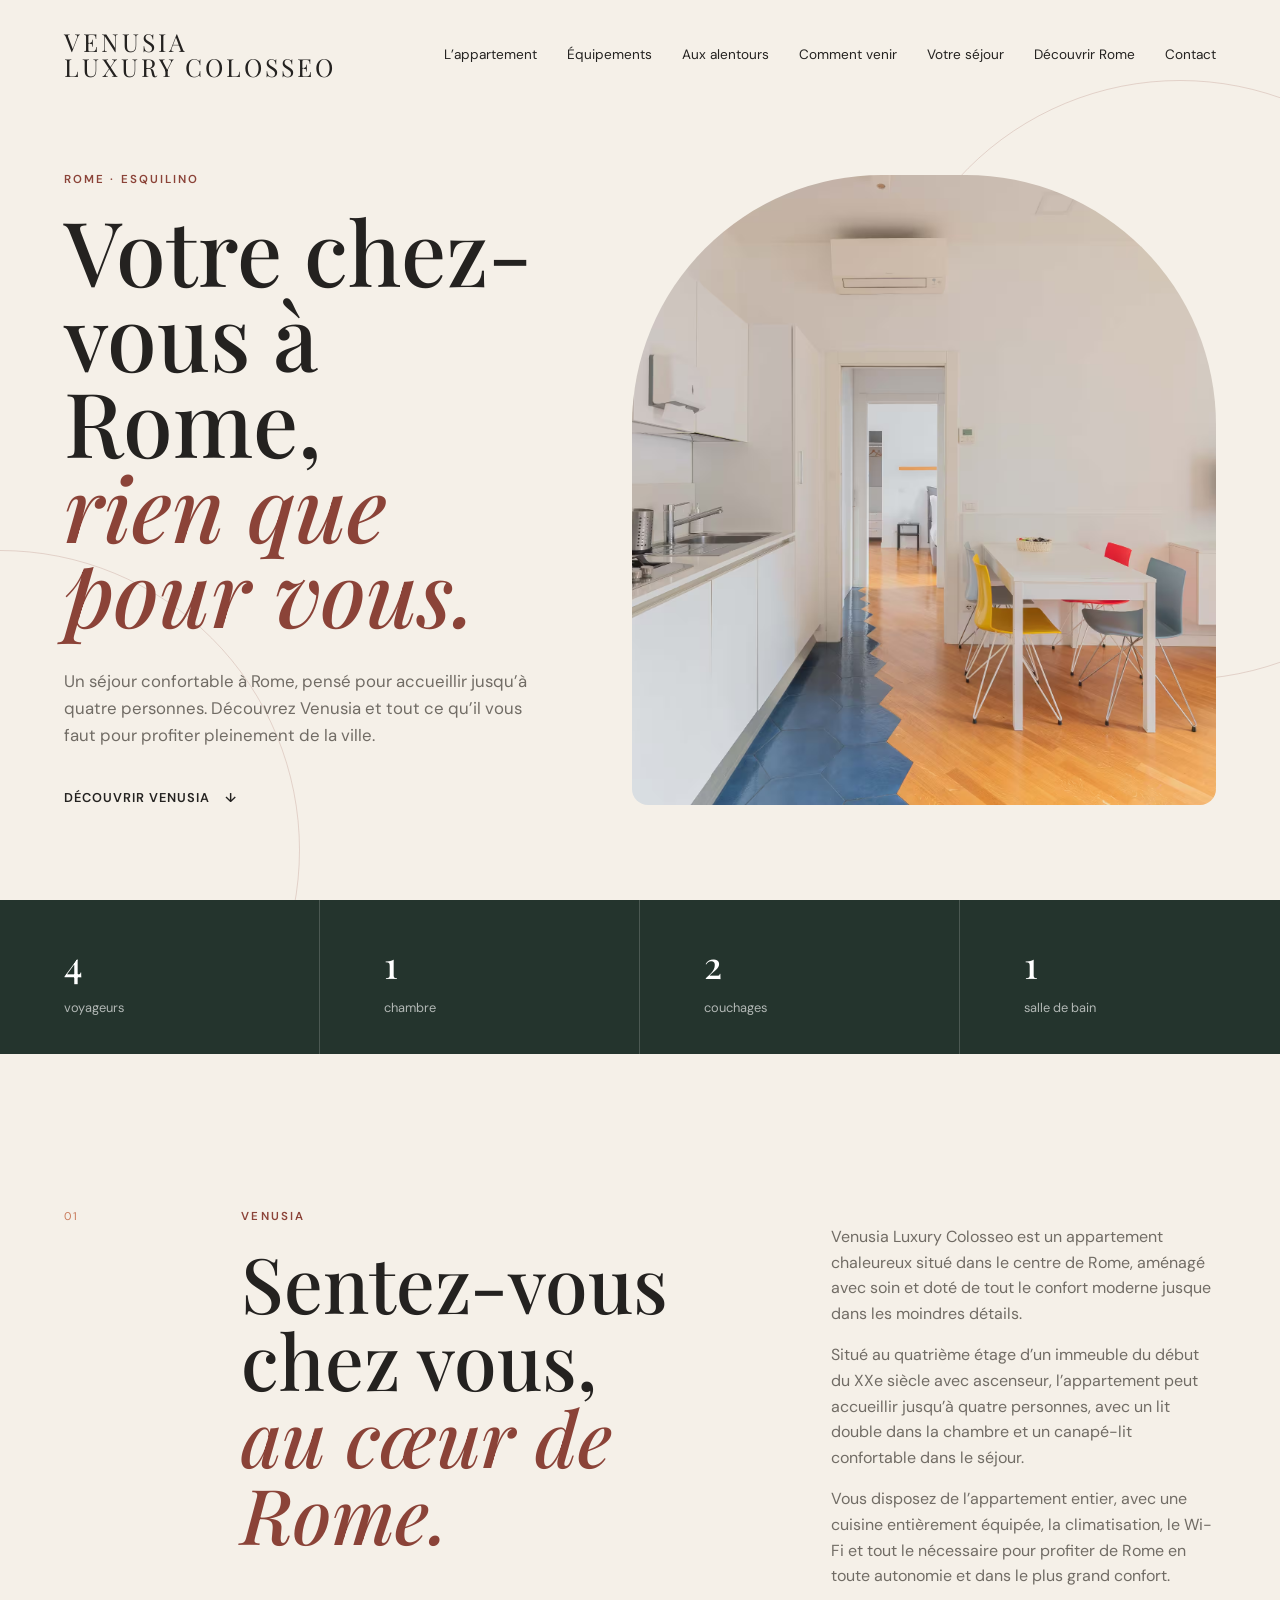
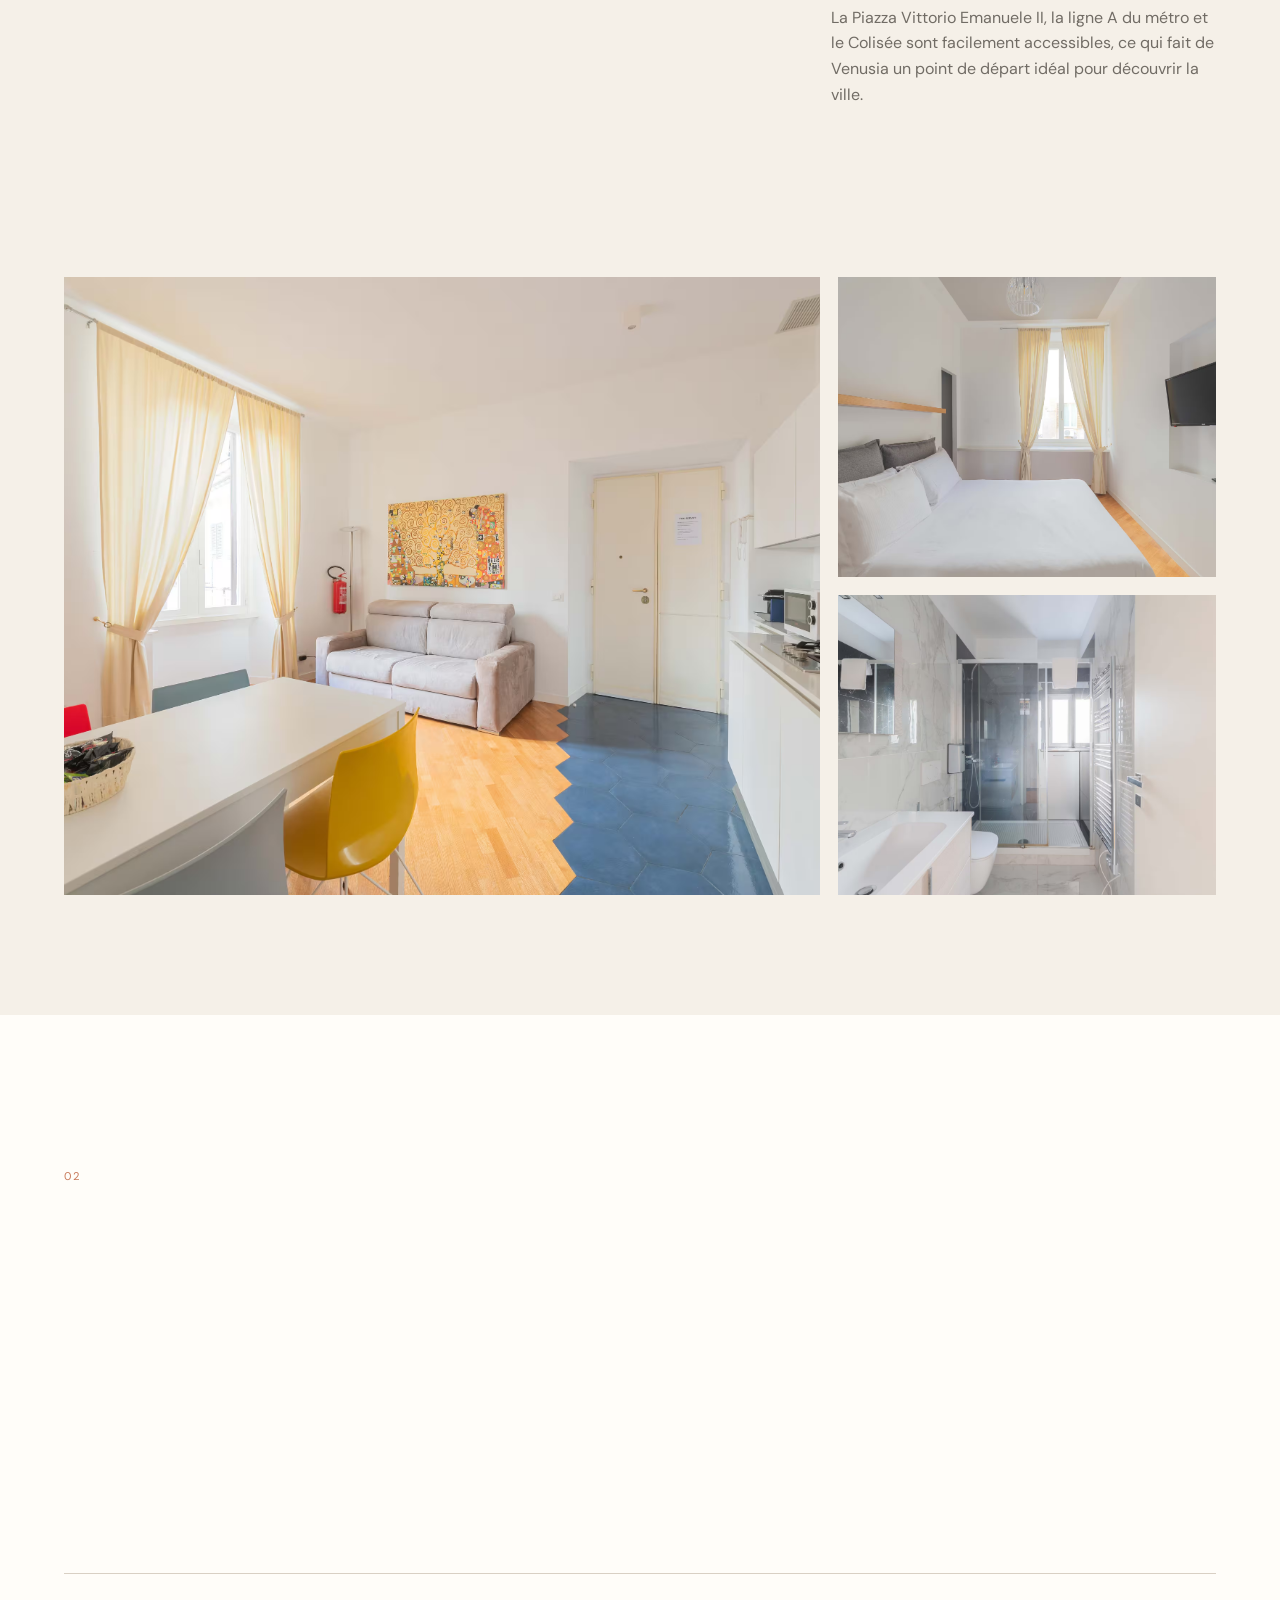
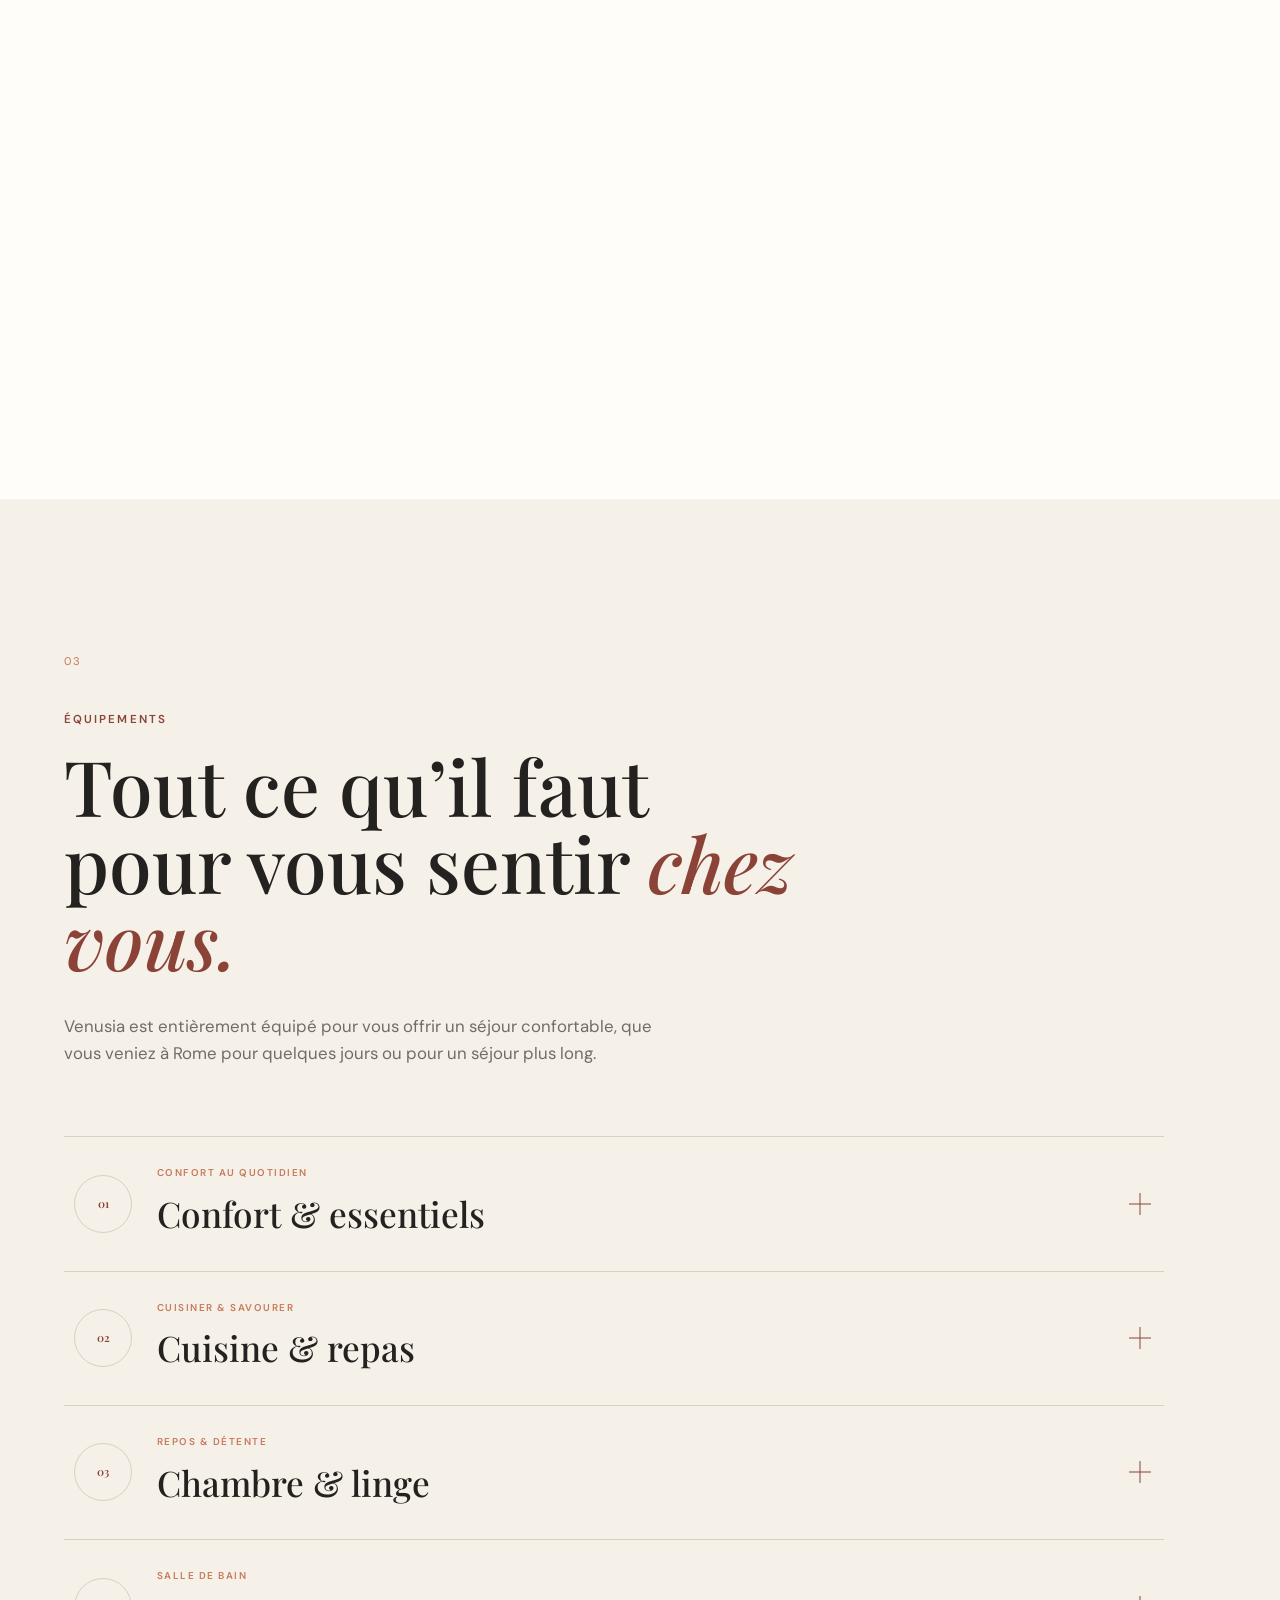
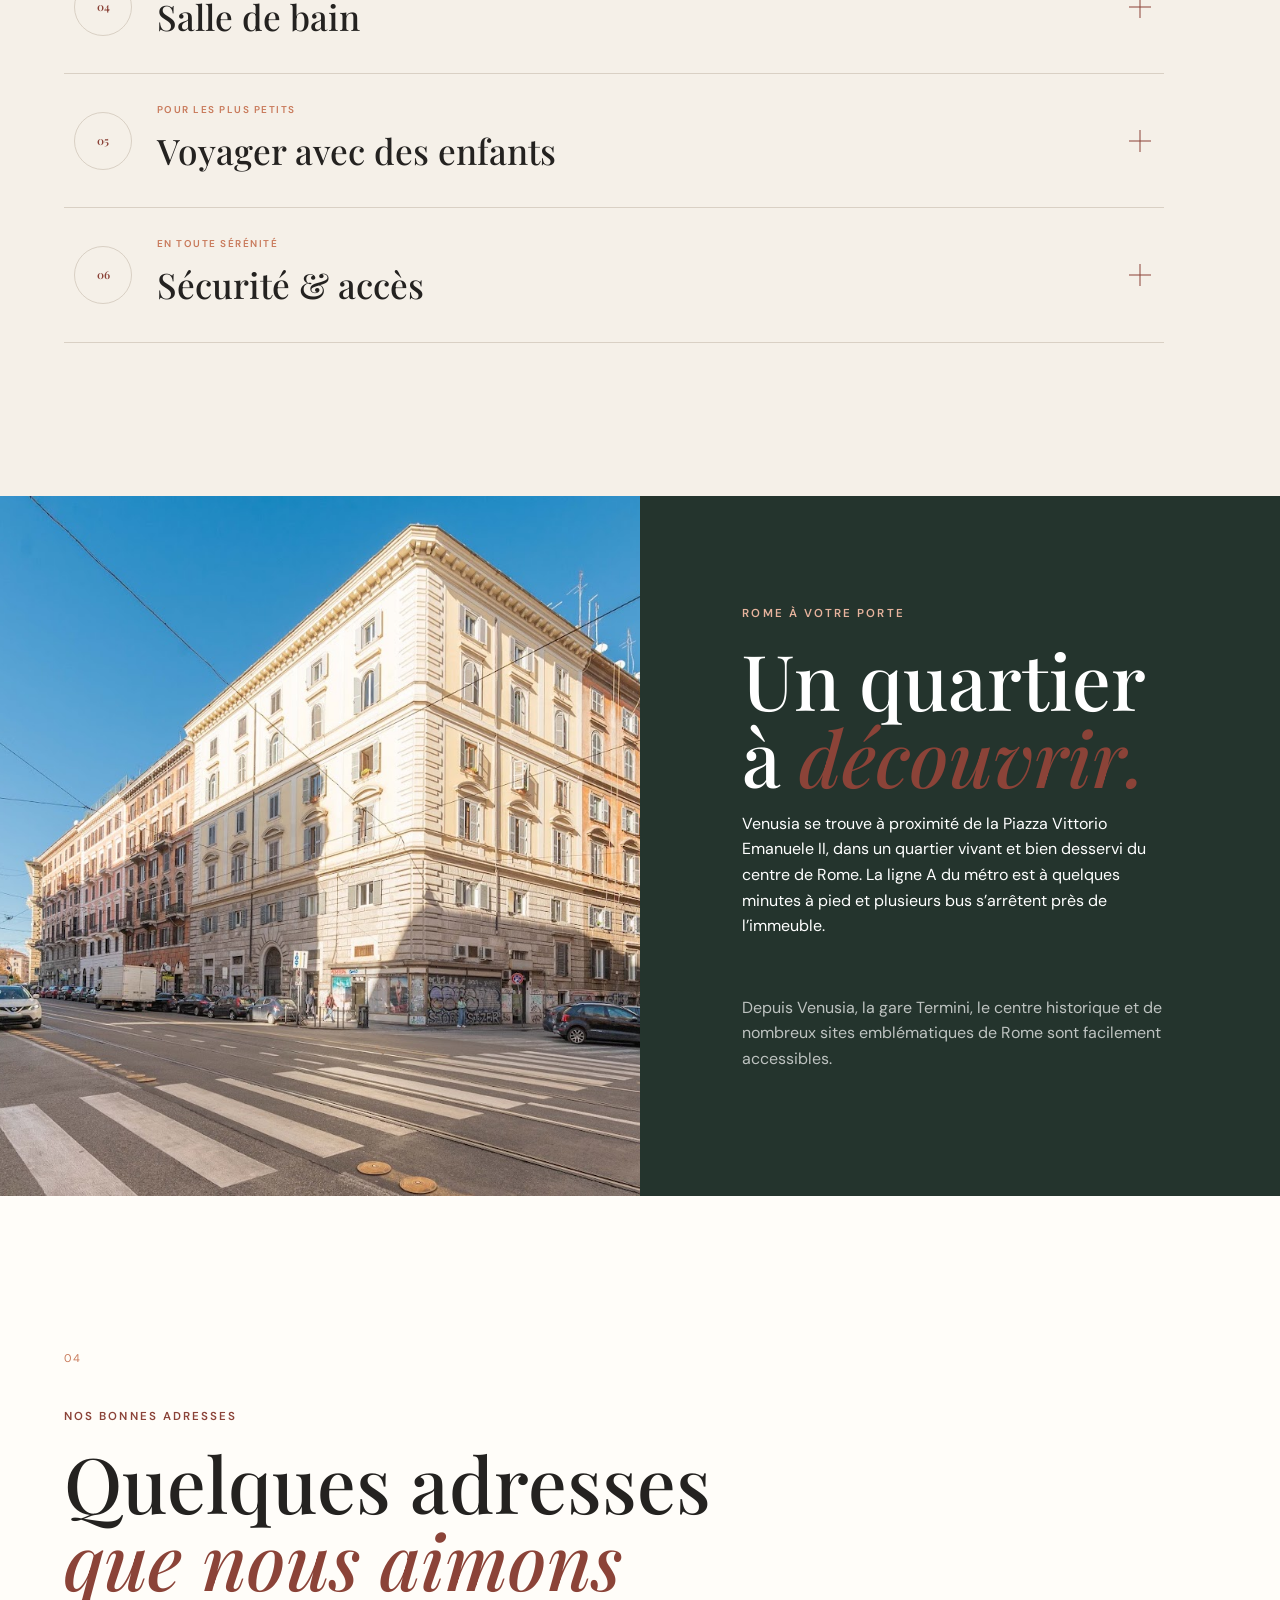
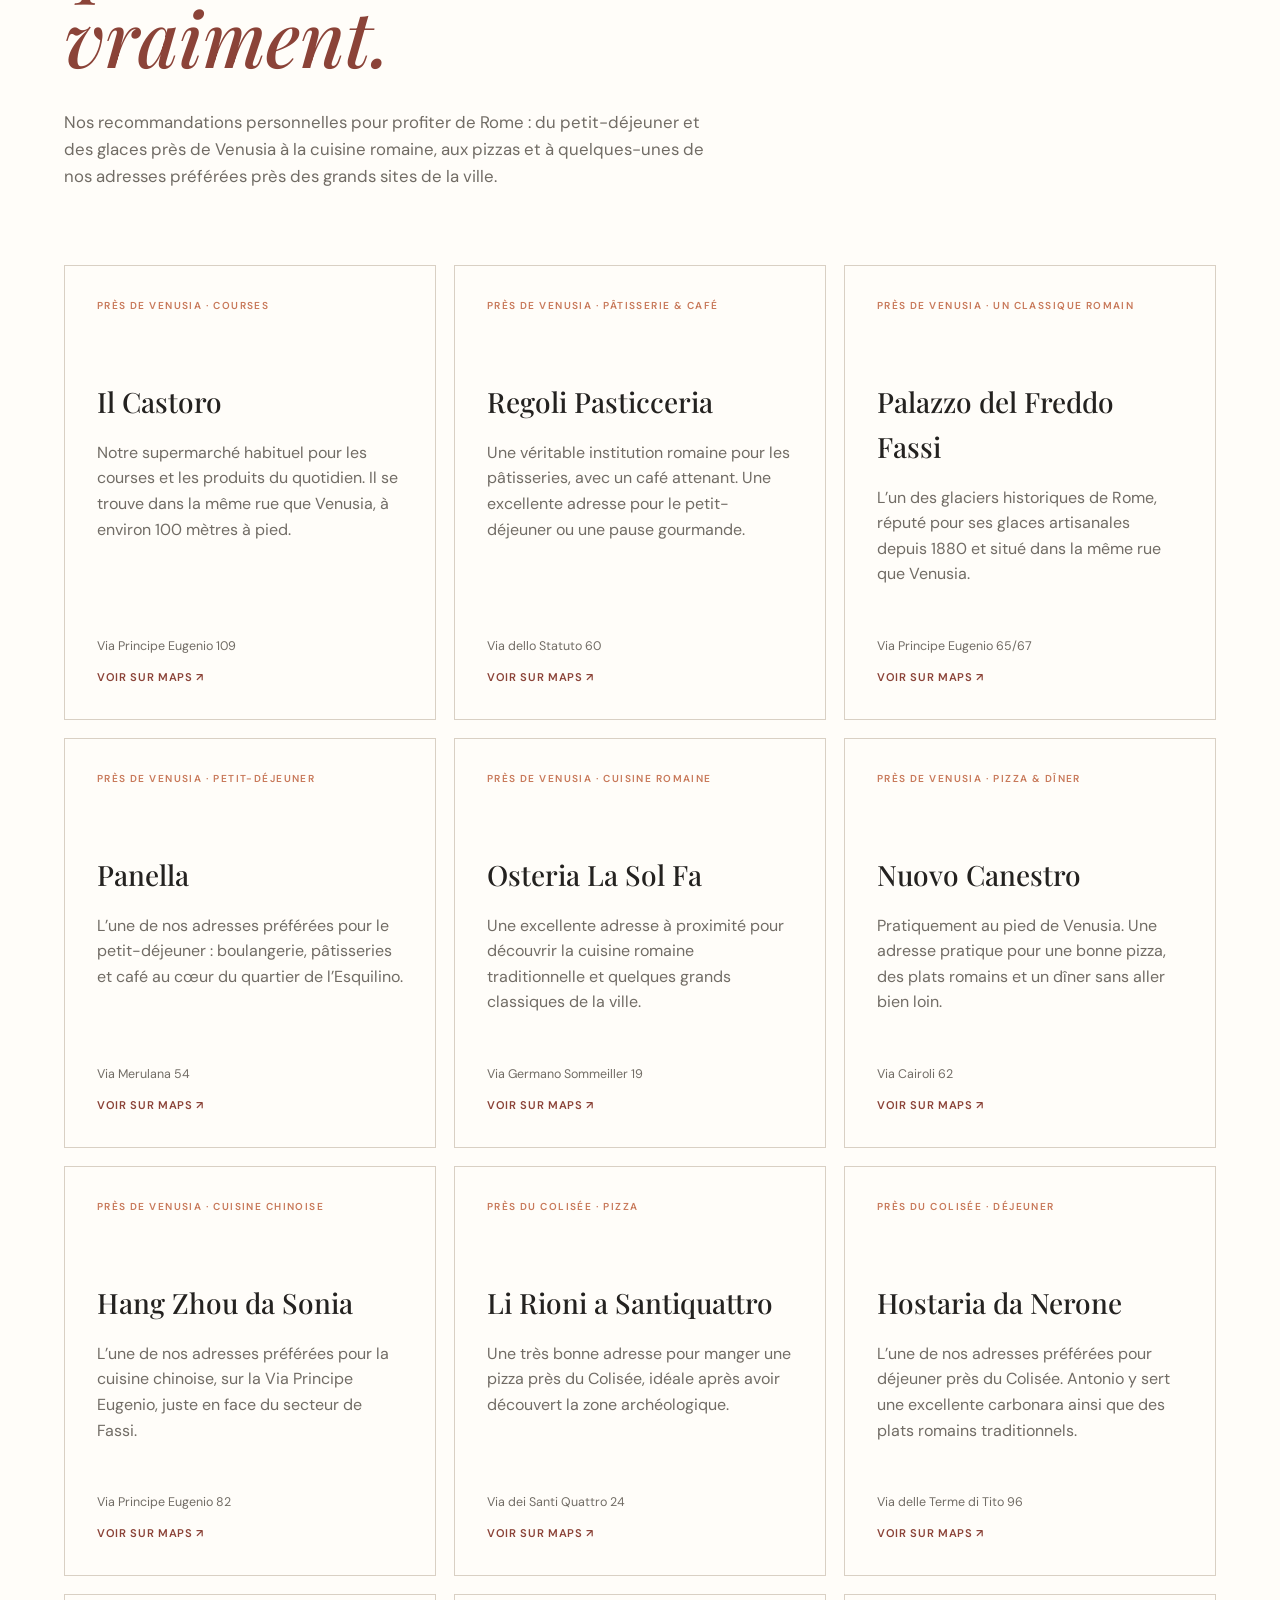
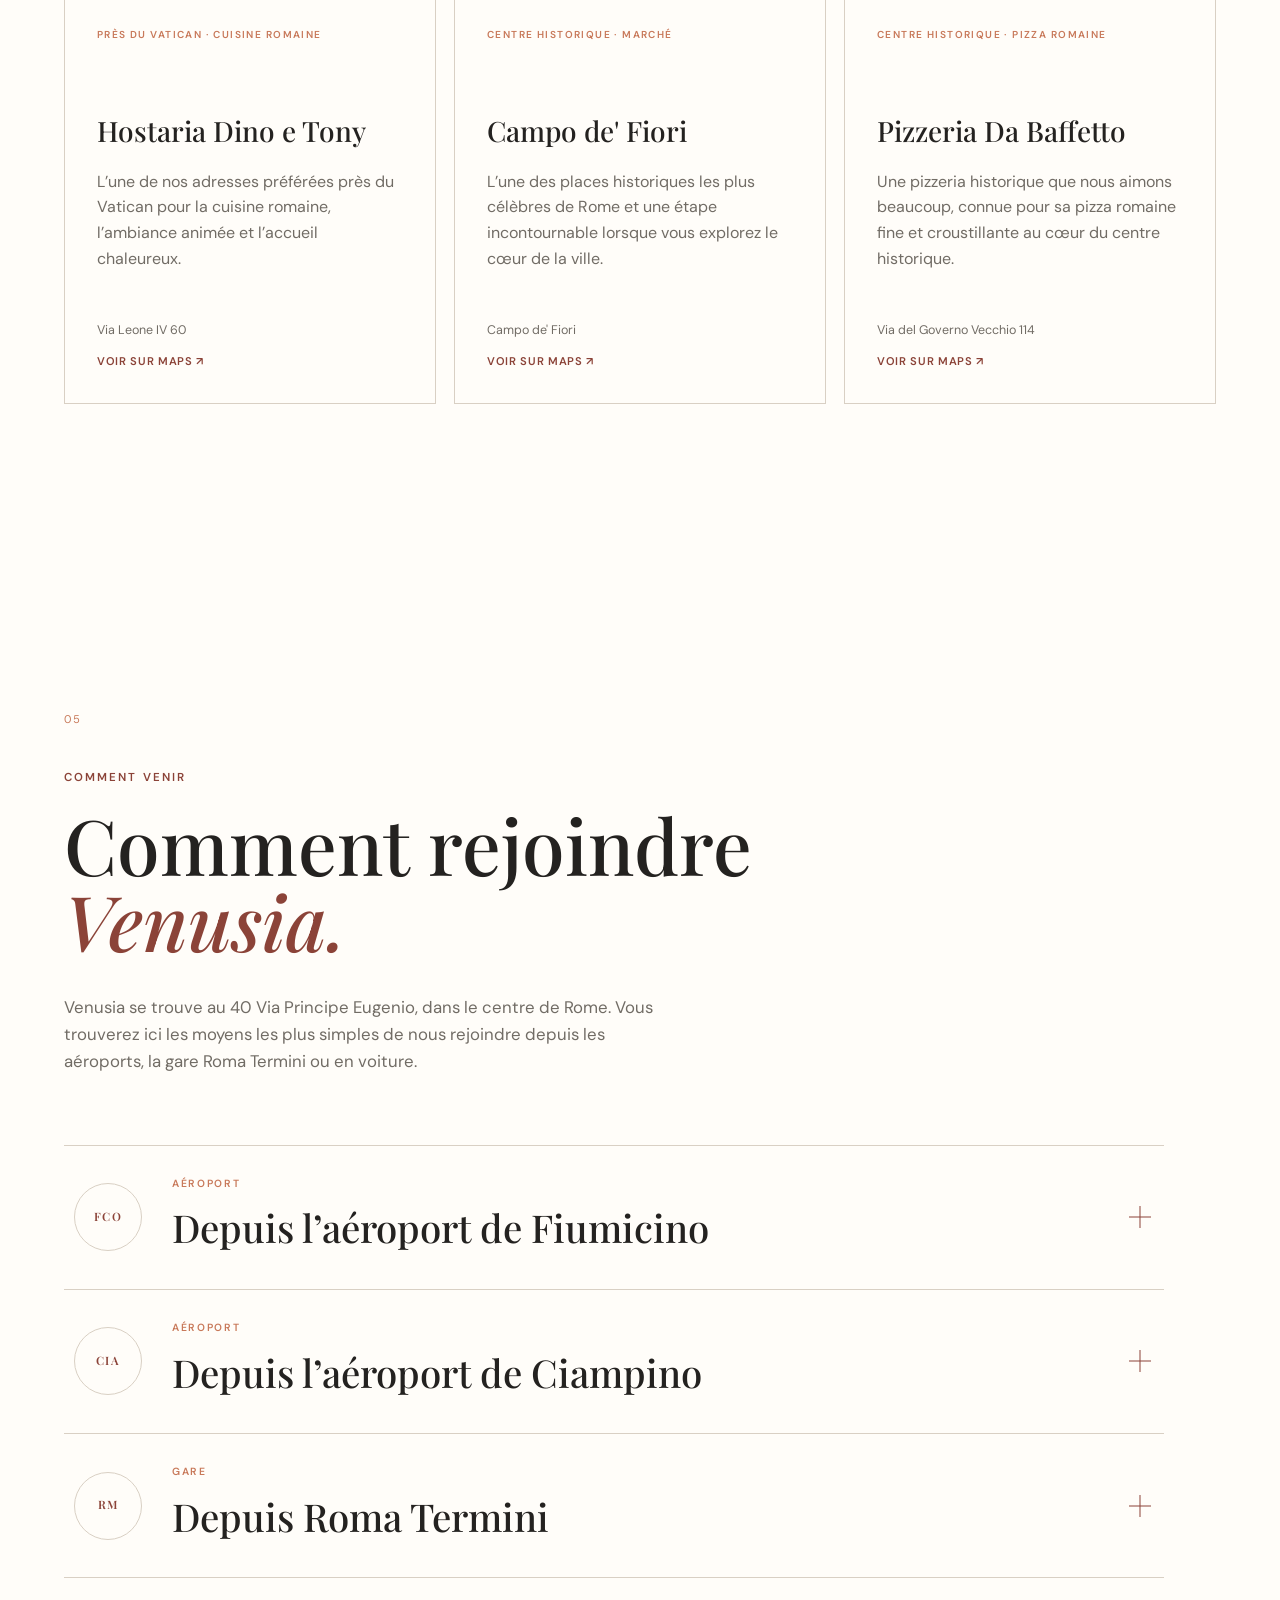
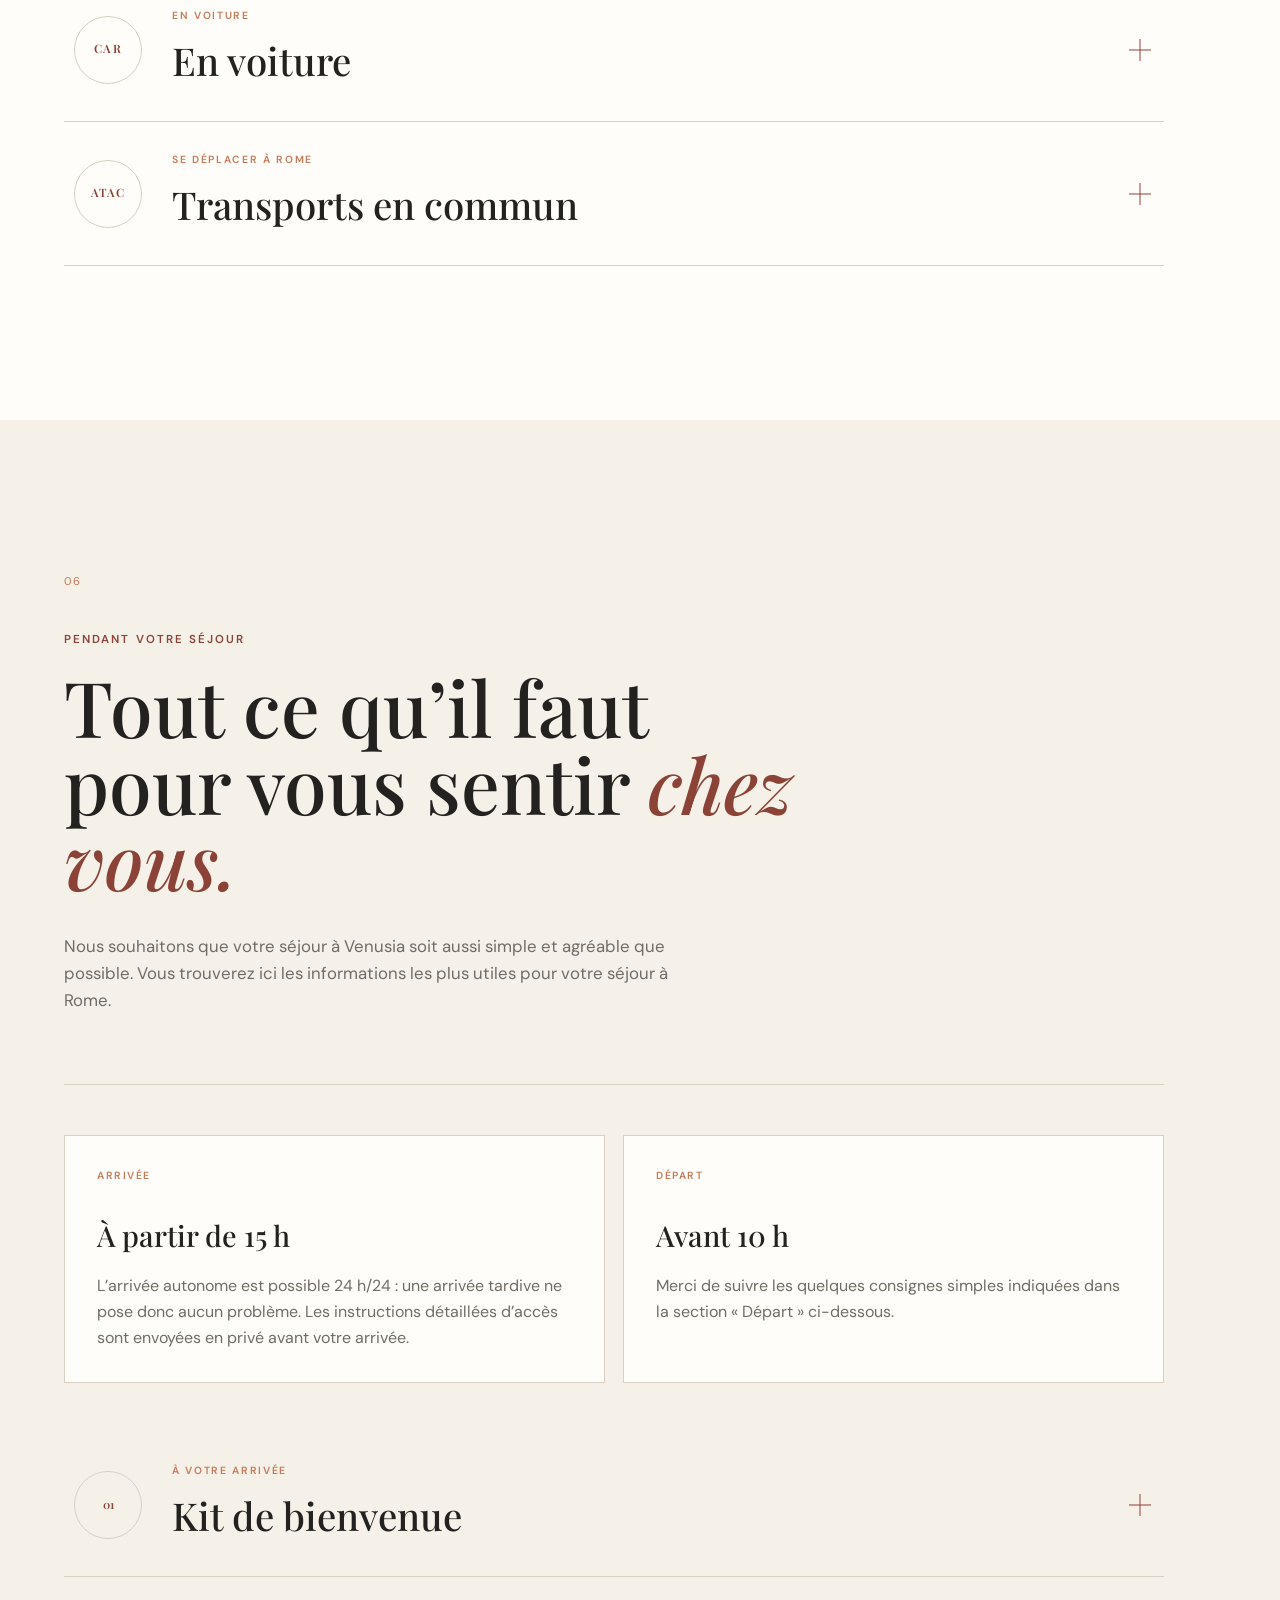
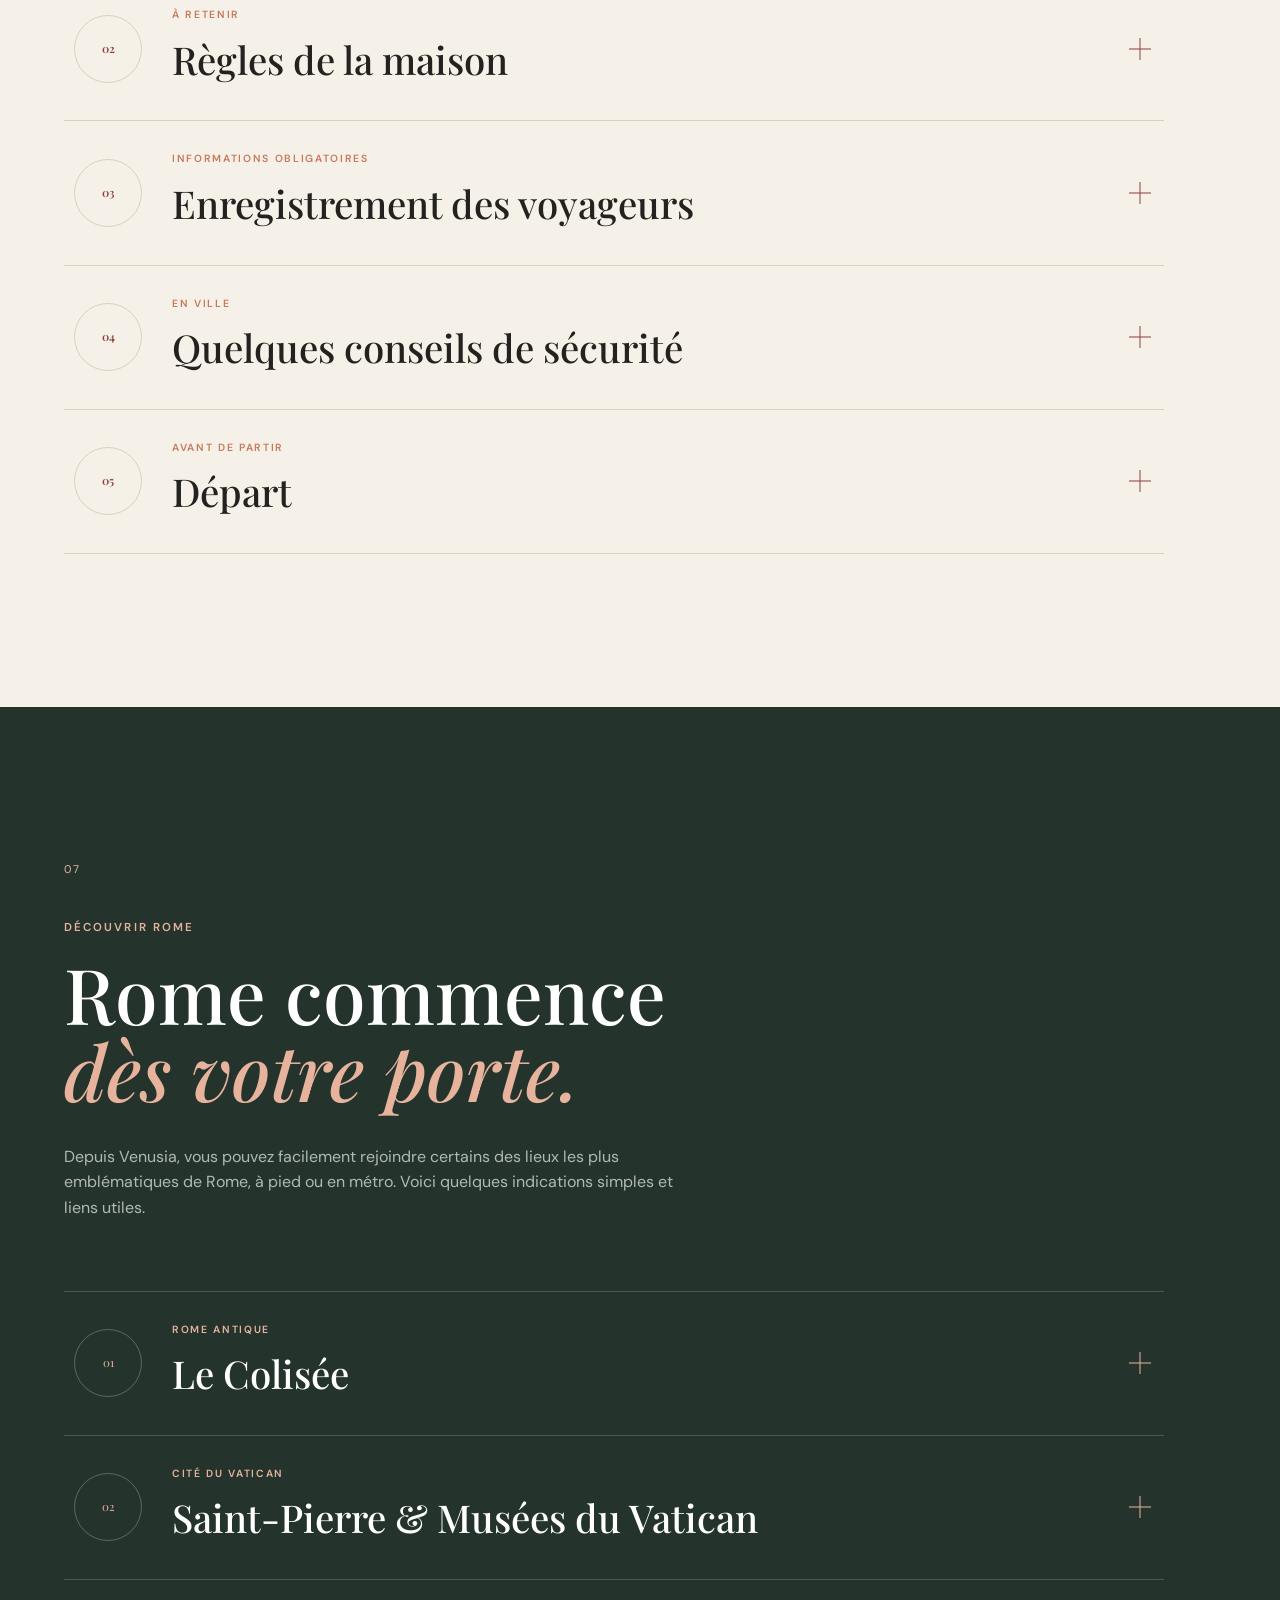
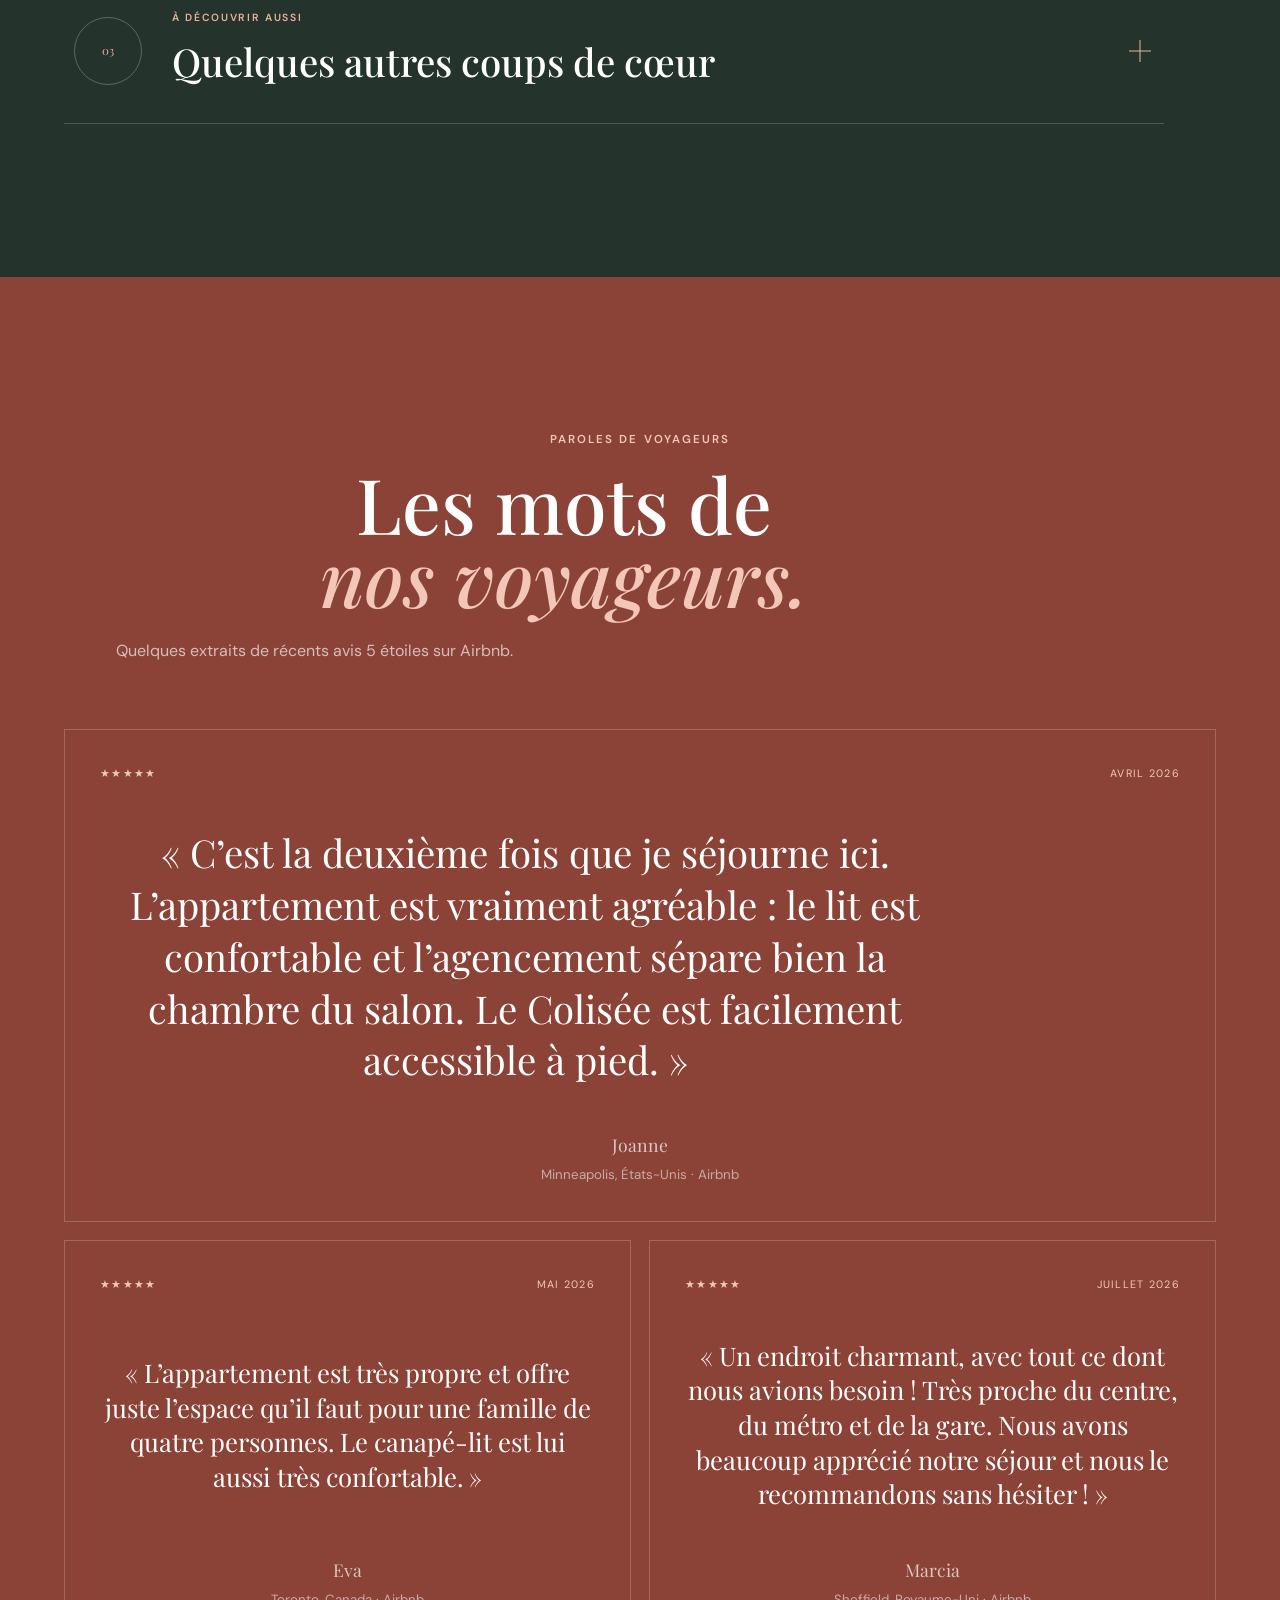
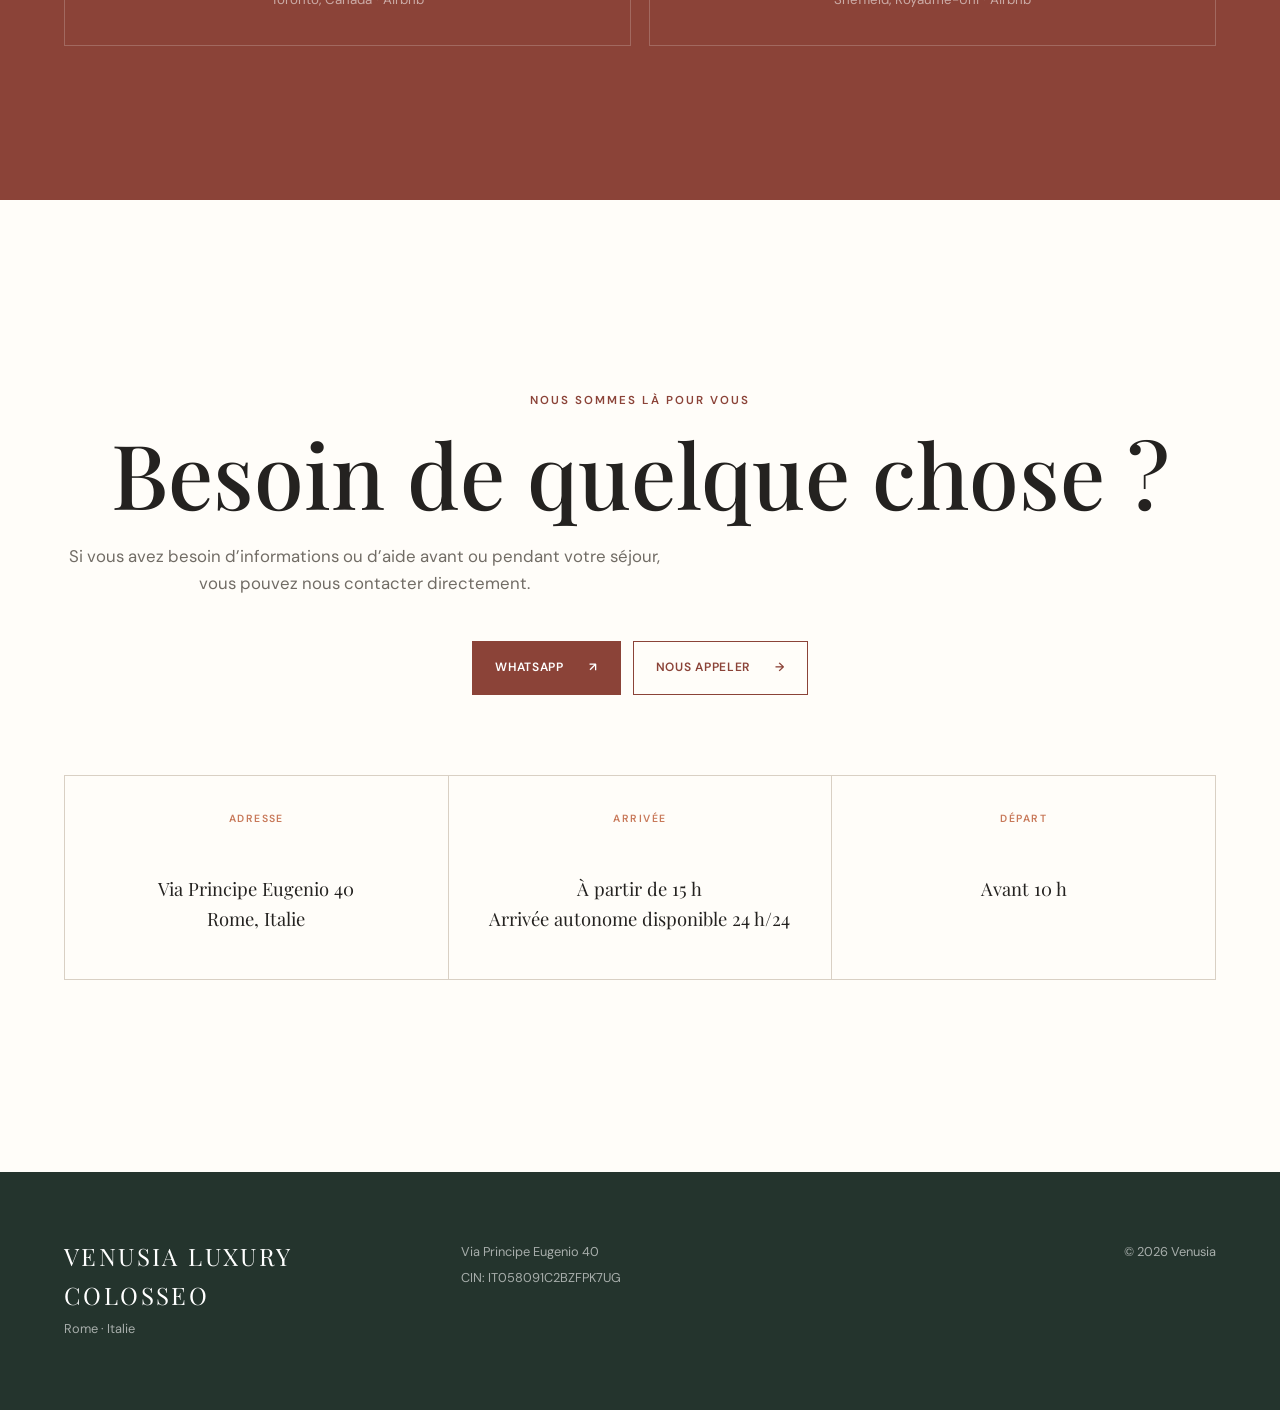
<file: fr/index.html>
<!DOCTYPE html>
<html lang="fr">
<head>
<meta charset="utf-8"/>
<meta content="width=device-width, initial-scale=1.0" name="viewport"/>
<title>Venusia Luxury Colosseo | Rome</title>
<!-- FAVICON -->
<link href="/favicon.ico?v=4" rel="icon" type="image/x-icon"/>
<link href="/apple-touch-icon.png?v=4" rel="apple-touch-icon" sizes="180x180"/>
<!-- SOCIAL PREVIEW -->
<meta content="Venusia Luxury Colosseo | Rome" property="og:title"/>
<meta content="Un appartement chaleureux dans le centre de Rome pour jusqu’à quatre personnes, à proximité du Colisée et de la ligne A du métro." property="og:description"/>
<meta content="https://venusia-luxury-colosseo.pages.dev/assets/images/venusia-social-preview.jpg?v=3" property="og:image"/>
<meta content="https://venusia-luxury-colosseo.pages.dev/assets/images/venusia-social-preview.jpg?v=3" property="og:image:secure_url"/>
<meta content="image/jpeg" property="og:image:type"/>
<meta content="Salon de Venusia Luxury Colosseo à Rome" property="og:image:alt"/>
<meta content="fr_FR" property="og:locale"/>
<meta content="https://venusia-luxury-colosseo.pages.dev/fr/" property="og:url"/>
<meta content="website" property="og:type"/>
<meta content="Venusia Luxury Colosseo" property="og:site_name"/>
<!-- X / TWITTER / OTHER SOCIAL -->
<meta content="summary_large_image" name="twitter:card"/>
<meta content="Venusia Luxury Colosseo | Rome" name="twitter:title"/>
<meta content="Un appartement chaleureux dans le centre de Rome pour jusqu’à quatre personnes, à proximité du Colisée et de la ligne A du métro." name="twitter:description"/>
<meta content="https://venusia-luxury-colosseo.pages.dev/assets/images/venusia-social-preview.jpg?v=3" name="twitter:image"/>
<!-- BROWSER COLOR -->
<meta content="#8b4338" name="theme-color"/>
<meta content="Venusia Luxury Colosseo, un appartement chaleureux dans le centre de Rome pour jusqu’à quatre personnes, près du Colisée et de la ligne A du métro." name="description"/>
<link href="https://fonts.googleapis.com" rel="preconnect"/>
<link crossorigin="" href="https://fonts.gstatic.com" rel="preconnect"/>
<link href="https://fonts.googleapis.com/css2?family=DM+Sans:wght@400;500;600&amp;family=Playfair+Display:ital,wght@0,500;0,600;1,500&amp;display=swap" rel="stylesheet"/>
<link href="/css/style.css" rel="stylesheet"/>
</head>
<body>
<!-- HEADER -->
<header class="site-header">
<a class="logo" href="#top">
            VENUSIA
<span class="brand-subtitle">LUXURY COLOSSEO</span>
</a>
<nav class="desktop-nav">
<a href="#casa">L’appartement</a>
<a href="#servizi">Équipements</a>
<a href="#around-venusia">Aux alentours</a>
<a href="#getting-here">Comment venir</a>
<a href="#during-stay">Votre séjour</a>
<a href="#explore-rome">Découvrir Rome</a>
<a href="#contatti">Contact</a>
</nav>
<button aria-label="Ouvrir le menu" class="menu-button" id="menu-button">
<span></span>
<span></span>
</button>
</header>
<!-- MENU MOBILE -->
<div class="mobile-menu" id="mobile-menu">
<nav>
<a href="#casa">L’appartement</a>
<a href="#servizi">Équipements</a>
<a href="#around-venusia">Autour de Venusia</a>
<a href="#getting-here">Comment rejoindre Venusia</a>
<a href="#during-stay">Pendant votre séjour</a>
<a href="#explore-rome">Découvrir Rome</a>
<a href="#reviews">Avis</a>
<a href="#contatti">Contact</a>
</nav>
</div>
<main id="top">
<!-- HERO -->
<section class="hero">
<div class="hero-decoration hero-decoration-one"></div>
<div class="hero-decoration hero-decoration-two"></div>
<div class="hero-content">
<p class="eyebrow">
                      ROME · ESQUILINO
                </p>
<h1>
                   Votre chez-vous à Rome,<br/>
<em>rien que pour vous.</em>
</h1>
<p class="hero-description">
    Un séjour confortable à Rome, pensé pour accueillir jusqu’à quatre personnes. Découvrez Venusia et tout ce qu’il vous faut pour profiter pleinement de la ville.
</p>
<a class="text-link" href="#casa">
                    Découvrir Venusia
                    <span>↓</span>
</a>
</div>
<div class="hero-image">
<img alt="Chambre de l’appartement Venusia à Rome" src="/assets/images/venusia-hero-bedroom.jpg.avif"/>
</div>
</section>
<!-- DATI RAPIDI -->
<section class="facts">
<div>
<strong>4</strong>
<span>voyageurs</span>
</div>
<div>
<strong>1</strong>
<span>chambre</span>
</div>
<div>
<strong>2</strong>
<span>couchages</span>
</div>
<div>
<strong>1</strong>
<span>salle de bain</span>
</div>
</section>
<!-- LA CASA -->
<section class="section intro-section" id="casa">
<div class="section-number">
                01
            </div>
<div class="section-heading">
<p class="eyebrow">
                    VENUSIA
                </p>
<h2>
    Sentez-vous chez vous,<br/>
<em>au cœur de Rome.</em>
</h2>
</div>
<div class="intro-text">
<p>
        Venusia Luxury Colosseo est un appartement chaleureux situé dans le centre de Rome, aménagé avec soin et doté de tout le confort moderne jusque dans les moindres détails.
    </p>
<p>
        Situé au quatrième étage d’un immeuble du début du XXe siècle avec ascenseur, l’appartement peut accueillir jusqu’à quatre personnes, avec un lit double dans la chambre et un canapé-lit confortable dans le séjour.
    </p>
<p>
        Vous disposez de l’appartement entier, avec une cuisine entièrement équipée, la climatisation, le Wi-Fi et tout le nécessaire pour profiter de Rome en toute autonomie et dans le plus grand confort.
    </p>
<p>
        La Piazza Vittorio Emanuele II, la ligne A du métro et le Colisée sont facilement accessibles, ce qui fait de Venusia un point de départ idéal pour découvrir la ville.
    </p>
</div>
</section>
<!-- GALLERIA -->
<section class="gallery-section">
<div class="gallery-main">
<img alt="Salon et cuisine de l’appartement Venusia à Rome" src="/assets/images/venusia-living-room.jpg.avif"/>
</div>
<div class="gallery-small">
<img alt="Chambre de l’appartement Venusia à Rome" src="/assets/images/venusia-bedroom-wide.jpg.avif"/>
</div>
<div class="gallery-small">
<img alt="Salle de bain et grande douche de l’appartement Venusia à Rome" src="/assets/images/venusia-bathroom.jpg.avif"/>
</div>
</section>
<!-- PERCHÉ VENUSIA -->
<section class="section advantages-section">
<div class="section-number">
                02
            </div>
<div class="section-heading">
<p class="eyebrow">
    POURQUOI CHOISIR VENUSIA
</p>
<h2>
    Tout ce qu’il faut<br/>
    pour profiter de <em>votre séjour.</em>
</h2>
</div>
<div class="advantages-grid">
<article class="advantage">
<span>01</span>
<h3>Emplacement</h3>
<p>
    Un emplacement pratique pour découvrir Rome et vous déplacer facilement dans la ville.
</p>
</article>
<article class="advantage">
<span>02</span>
<h3>Confort</h3>
<p>
    Un espace accueillant avec tout le nécessaire pour un séjour confortable.
</p>
</article>
<article class="advantage">
<span>03</span>
<h3>Espace</h3>
<p>
    Un appartement entier pouvant accueillir jusqu’à quatre personnes, avec tout l’espace nécessaire pour vous sentir chez vous.
</p>
</article>
<article class="advantage">
<span>04</span>
<h3>Rome</h3>
<p>
    Profitez pleinement de Rome tout en conservant votre espace, votre confort et votre indépendance.
</p>
</article>
</div>
</section>
<!-- AMENITIES -->
<section class="section services-section" id="servizi">
<div class="section-number">
        03
    </div>
<div class="section-heading">
<p class="eyebrow">
            ÉQUIPEMENTS
        </p>
<h2>
            Tout ce qu’il faut<br/>
            pour vous sentir <em>chez vous.</em>
</h2>
<p class="amenities-intro">
            Venusia est entièrement équipé pour vous offrir un séjour confortable, que vous veniez à Rome pour quelques jours ou pour un séjour plus long.
        </p>
</div>
<div class="amenities-list">
<!-- COMFORT -->
<details class="amenity-group">
<summary>
<div>
<span class="amenity-number">
                        01
                    </span>
<div>
<span class="amenity-small-title">
                            CONFORT AU QUOTIDIEN
                        </span>
<h3>
                            Confort &amp; essentiels
                        </h3>
</div>
</div>
<span class="amenity-plus"></span>
</summary>
<div class="amenity-content">
<div>Wi-Fi</div>
<div>Climatisation</div>
<div>Chauffage</div>
<div>Smart TV 32 pouces</div>
<div>Espace de travail dédié</div>
<div>Coffre-fort</div>
<div>Ascenseur</div>
<div>Eau chaude en continu</div>
</div>
</details>
<!-- KITCHEN -->
<details class="amenity-group">
<summary>
<div>
<span class="amenity-number">
                        02
                    </span>
<div>
<span class="amenity-small-title">
                            CUISINER &amp; SAVOURER
                        </span>
<h3>
                            Cuisine &amp; repas
                        </h3>
</div>
</div>
<span class="amenity-plus"></span>
</summary>
<div class="amenity-content">
<div>Cuisine entièrement équipée</div>
<div>Réfrigérateur &amp; congélateur</div>
<div>Micro-ondes</div>
<div>Lave-vaisselle</div>
<div>Plaques de cuisson</div>
<div>Machine à café Nespresso</div>
<div>Bouilloire</div>
<div>Grille-pain</div>
<div>Casseroles &amp; poêles</div>
<div>Huile, sel &amp; poivre</div>
<div>Vaisselle &amp; couverts</div>
<div>Table à manger</div>
</div>
</details>
<!-- BEDROOM -->
<details class="amenity-group">
<summary>
<div>
<span class="amenity-number">
                        03
                    </span>
<div>
<span class="amenity-small-title">
                            REPOS &amp; DÉTENTE
                        </span>
<h3>
                            Chambre &amp; linge
                        </h3>
</div>
</div>
<span class="amenity-plus"></span>
</summary>
<div class="amenity-content">
<div>Linge de lit</div>
<div>Serviettes</div>
<div>Oreillers &amp; couvertures supplémentaires</div>
<div>Armoire &amp; tiroirs</div>
<div>Cintres</div>
<div>Lave-linge</div>
<div>Fer à repasser</div>
</div>
</details>
<!-- BATHROOM -->
<details class="amenity-group">
<summary>
<div>
<span class="amenity-number">
                        04
                    </span>
<div>
<span class="amenity-small-title">
                            SALLE DE BAIN
                        </span>
<h3>
                            Salle de bain
                        </h3>
</div>
</div>
<span class="amenity-plus"></span>
</summary>
<div class="amenity-content">
<div>Grande douche</div>
<div>Sèche-cheveux</div>
<div>Shampoing</div>
<div>Savon pour le corps</div>
<div>Gel douche</div>
<div>Papier toilette</div>
<div>Produits d’entretien</div>
</div>
</details>
<!-- FAMILY -->
<details class="amenity-group">
<summary>
<div>
<span class="amenity-number">
                        05
                    </span>
<div>
<span class="amenity-small-title">
                            POUR LES PLUS PETITS
                        </span>
<h3>
                            Voyager avec des enfants
                        </h3>
</div>
</div>
<span class="amenity-plus"></span>
</summary>
<div class="amenity-content">
<div>Lit bébé disponible sur demande</div>
<div>Lit parapluie disponible sur demande</div>
<div>Chaise haute</div>
<div>Linge de lit fourni</div>
</div>
</details>
<!-- SAFETY -->
<details class="amenity-group">
<summary>
<div>
<span class="amenity-number">
                        06
                    </span>
<div>
<span class="amenity-small-title">
                            EN TOUTE SÉRÉNITÉ
                        </span>
<h3>
                            Sécurité &amp; accès
                        </h3>
</div>
</div>
<span class="amenity-plus"></span>
</summary>
<div class="amenity-content">
<div>Détecteur de monoxyde de carbone</div>
<div>Extincteur</div>
<div>Trousse de premiers secours</div>
<div>Arrivée autonome</div>
<div>Serrure connectée</div>
<div>Ascenseur</div>
<div>Stationnement payant à proximité</div>
</div>
</details>
</div>
</section>
<!-- QUARTIERE -->
<section class="neighbourhood-section" id="quartiere">
<div class="neighbourhood-image">
<img alt="Le quartier autour de Venusia Luxury Colosseo à Rome" src="/assets/images/venusia-neighborhood.jpg"/>
</div>
<div class="neighbourhood-content">
<p class="eyebrow">
    ROME À VOTRE PORTE
</p>
<h2>
    Un quartier<br/>
    à <em>découvrir.</em>
</h2>
<p>
    Venusia se trouve à proximité de la Piazza Vittorio Emanuele II, dans un quartier vivant et bien desservi du centre de Rome. La ligne A du métro est à quelques minutes à pied et plusieurs bus s’arrêtent près de l’immeuble.
</p>
<p>
    Depuis Venusia, la gare Termini, le centre historique et de nombreux sites emblématiques de Rome sont facilement accessibles.
</p>
</div>
</section>
<!-- AROUND VENUSIA -->
<section class="section around-section" id="around-venusia">
<div class="section-number">
        04
    </div>
<div class="section-heading around-heading">
<p class="eyebrow">
            NOS BONNES ADRESSES
        </p>
<h2>
            Quelques adresses<br/>
<em>que nous aimons vraiment.</em>
</h2>
<p class="around-intro">
            Nos recommandations personnelles pour profiter de Rome : du petit-déjeuner et des glaces près de Venusia à la cuisine romaine, aux pizzas et à quelques-unes de nos adresses préférées près des grands sites de la ville.
        </p>
</div>
<div class="around-grid">
<!-- IL CASTORO -->
<a class="around-card" href="https://www.google.com/maps/search/?api=1&amp;query=Il+Castoro+Supermercati+Via+Principe+Eugenio+109+Roma" rel="noopener noreferrer" target="_blank">
<span class="around-card-type">
                PRÈS DE VENUSIA · COURSES
            </span>
<h3>
                Il Castoro
            </h3>
<p>
                Notre supermarché habituel pour les courses et les produits du quotidien. Il se trouve dans la même rue que Venusia, à environ 100 mètres à pied.
            </p>
<span class="around-address">
                Via Principe Eugenio 109
            </span>
<span class="around-link">
                Voir sur Maps ↗
            </span>
</a>
<!-- REGOLI -->
<a class="around-card" href="https://www.google.com/maps/search/?api=1&amp;query=Regoli+Pasticceria+Via+dello+Statuto+60+Roma" rel="noopener noreferrer" target="_blank">
<span class="around-card-type">
                PRÈS DE VENUSIA · PÂTISSERIE &amp; CAFÉ
            </span>
<h3>
                Regoli Pasticceria
            </h3>
<p>
                Une véritable institution romaine pour les pâtisseries, avec un café attenant. Une excellente adresse pour le petit-déjeuner ou une pause gourmande.
            </p>
<span class="around-address">
                Via dello Statuto 60
            </span>
<span class="around-link">
                Voir sur Maps ↗
            </span>
</a>
<!-- FASSI -->
<a class="around-card" href="https://www.google.com/maps/search/?api=1&amp;query=Palazzo+del+Freddo+Fassi+Via+Principe+Eugenio+65+Roma" rel="noopener noreferrer" target="_blank">
<span class="around-card-type">
                PRÈS DE VENUSIA · UN CLASSIQUE ROMAIN
            </span>
<h3>
                Palazzo del Freddo Fassi
            </h3>
<p>
                L’un des glaciers historiques de Rome, réputé pour ses glaces artisanales depuis 1880 et situé dans la même rue que Venusia.
            </p>
<span class="around-address">
                Via Principe Eugenio 65/67
            </span>
<span class="around-link">
                Voir sur Maps ↗
            </span>
</a>
<!-- PANELLA -->
<a class="around-card" href="https://www.google.com/maps/search/?api=1&amp;query=Panella+Via+Merulana+54+Roma" rel="noopener noreferrer" target="_blank">
<span class="around-card-type">
                PRÈS DE VENUSIA · PETIT-DÉJEUNER
            </span>
<h3>
                Panella
            </h3>
<p>
                L’une de nos adresses préférées pour le petit-déjeuner : boulangerie, pâtisseries et café au cœur du quartier de l’Esquilino.
            </p>
<span class="around-address">
                Via Merulana 54
            </span>
<span class="around-link">
                Voir sur Maps ↗
            </span>
</a>
<!-- LA SOL FA -->
<a class="around-card" href="https://www.google.com/maps/search/?api=1&amp;query=Osteria+La+Sol+Fa+Via+Germano+Sommeiller+19+Roma" rel="noopener noreferrer" target="_blank">
<span class="around-card-type">
                PRÈS DE VENUSIA · CUISINE ROMAINE
            </span>
<h3>
                Osteria La Sol Fa
            </h3>
<p>
                Une excellente adresse à proximité pour découvrir la cuisine romaine traditionnelle et quelques grands classiques de la ville.
            </p>
<span class="around-address">
                Via Germano Sommeiller 19
            </span>
<span class="around-link">
                Voir sur Maps ↗
            </span>
</a>
<!-- NUOVO CANESTRO -->
<a class="around-card" href="https://www.google.com/maps/search/?api=1&amp;query=Ristorante+Nuovo+Canestro+Via+Cairoli+62+Roma" rel="noopener noreferrer" target="_blank">
<span class="around-card-type">
                PRÈS DE VENUSIA · PIZZA &amp; DÎNER
            </span>
<h3>
                Nuovo Canestro
            </h3>
<p>
                Pratiquement au pied de Venusia. Une adresse pratique pour une bonne pizza, des plats romains et un dîner sans aller bien loin.
            </p>
<span class="around-address">
                Via Cairoli 62
            </span>
<span class="around-link">
                Voir sur Maps ↗
            </span>
</a>
<!-- HANG ZHOU -->
<a class="around-card" href="https://www.google.com/maps/search/?api=1&amp;query=Hang+Zhou+da+Sonia+Via+Principe+Eugenio+82+Roma" rel="noopener noreferrer" target="_blank">
<span class="around-card-type">
                PRÈS DE VENUSIA · CUISINE CHINOISE
            </span>
<h3>
                Hang Zhou da Sonia
            </h3>
<p>
                L’une de nos adresses préférées pour la cuisine chinoise, sur la Via Principe Eugenio, juste en face du secteur de Fassi.
            </p>
<span class="around-address">
                Via Principe Eugenio 82
            </span>
<span class="around-link">
                Voir sur Maps ↗
            </span>
</a>
<!-- LI RIONI -->
<a class="around-card" href="https://www.google.com/maps/search/?api=1&amp;query=Li+Rioni+a+Santiquattro+Via+dei+Santi+Quattro+24+Roma" rel="noopener noreferrer" target="_blank">
<span class="around-card-type">
                PRÈS DU COLISÉE · PIZZA
            </span>
<h3>
                Li Rioni a Santiquattro
            </h3>
<p>
                Une très bonne adresse pour manger une pizza près du Colisée, idéale après avoir découvert la zone archéologique.
            </p>
<span class="around-address">
                Via dei Santi Quattro 24
            </span>
<span class="around-link">
                Voir sur Maps ↗
            </span>
</a>
<!-- HOSTARIA DA NERONE -->
<a class="around-card" href="https://www.google.com/maps/search/?api=1&amp;query=Hostaria+da+Nerone+Via+delle+Terme+di+Tito+96+Roma" rel="noopener noreferrer" target="_blank">
<span class="around-card-type">
                PRÈS DU COLISÉE · DÉJEUNER
            </span>
<h3>
                Hostaria da Nerone
            </h3>
<p>
                L’une de nos adresses préférées pour déjeuner près du Colisée. Antonio y sert une excellente carbonara ainsi que des plats romains traditionnels.
            </p>
<span class="around-address">
                Via delle Terme di Tito 96
            </span>
<span class="around-link">
                Voir sur Maps ↗
            </span>
</a>
<!-- DINO E TONY -->
<a class="around-card" href="https://www.google.com/maps/search/?api=1&amp;query=Hostaria+Dino+e+Tony+Via+Leone+IV+60+Roma" rel="noopener noreferrer" target="_blank">
<span class="around-card-type">
                PRÈS DU VATICAN · CUISINE ROMAINE
            </span>
<h3>
                Hostaria Dino e Tony
            </h3>
<p>
                L’une de nos adresses préférées près du Vatican pour la cuisine romaine, l’ambiance animée et l’accueil chaleureux.
            </p>
<span class="around-address">
                Via Leone IV 60
            </span>
<span class="around-link">
                Voir sur Maps ↗
            </span>
</a>
<!-- CAMPO DE' FIORI -->
<a class="around-card" href="https://www.google.com/maps/search/?api=1&amp;query=Campo+de+Fiori+Roma" rel="noopener noreferrer" target="_blank">
<span class="around-card-type">
                CENTRE HISTORIQUE · MARCHÉ
            </span>
<h3>
                Campo de' Fiori
            </h3>
<p>
                L’une des places historiques les plus célèbres de Rome et une étape incontournable lorsque vous explorez le cœur de la ville.
            </p>
<span class="around-address">
                Campo de' Fiori
            </span>
<span class="around-link">
                Voir sur Maps ↗
            </span>
</a>
<!-- DA BAFFETTO -->
<a class="around-card" href="https://www.google.com/maps/search/?api=1&amp;query=Pizzeria+Da+Baffetto+Via+del+Governo+Vecchio+114+Roma" rel="noopener noreferrer" target="_blank">
<span class="around-card-type">
                CENTRE HISTORIQUE · PIZZA ROMAINE
            </span>
<h3>
                Pizzeria Da Baffetto
            </h3>
<p>
                Une pizzeria historique que nous aimons beaucoup, connue pour sa pizza romaine fine et croustillante au cœur du centre historique.
            </p>
<span class="around-address">
                Via del Governo Vecchio 114
            </span>
<span class="around-link">
                Voir sur Maps ↗
            </span>
</a>
</div>
</section>
<!-- GETTING TO VENUSIA -->
<section class="section travel-section" id="getting-here">
<div class="section-number">
        05
    </div>
<div class="section-heading travel-heading">
<p class="eyebrow">
            COMMENT VENIR
        </p>
<h2>
            Comment rejoindre<br/>
<em>Venusia.</em>
</h2>
<p class="travel-intro">
            Venusia se trouve au 40 Via Principe Eugenio, dans le centre de Rome. Vous trouverez ici les moyens les plus simples de nous rejoindre depuis les aéroports, la gare Roma Termini ou en voiture.
        </p>
</div>
<div class="travel-list">
<!-- FIUMICINO -->
<details class="travel-card">
<summary>
<div class="travel-summary-left">
<span class="travel-code">
                        FCO
                    </span>
<div>
<span class="travel-small-title">
                            AÉROPORT
                        </span>
<h3>
                            Depuis l’aéroport de Fiumicino
                        </h3>
</div>
</div>
<span class="travel-plus"></span>
</summary>
<div class="travel-content">
<p class="travel-lead">
                    Trois options principales permettent de rejoindre Venusia depuis l’aéroport de Rome-Fiumicino.
                </p>
<div class="travel-options">
<article>
<span class="option-number">
                            01
                        </span>
<h4>
                            Leonardo Express
                        </h4>
<p>
                            Le train direct relie l’aéroport de Fiumicino à la gare Roma Termini.
                        </p>
<strong>
                            Environ 14 € par personne
                        </strong>
</article>
<article>
<span class="option-number">
                            02
                        </span>
<h4>
                            Taxi
                        </h4>
<p>
                            Un taxi peut vous conduire directement de l’aéroport à Venusia.
                        </p>
<strong>
                            Environ 55 €
                        </strong>
</article>
<article>
<span class="option-number">
                            03
                        </span>
<h4>
                            Navette
                        </h4>
<p>
                            Une solution plus économique pour rejoindre Roma Termini, mais généralement un peu plus longue.
                        </p>
<strong>
                            Environ 6 € par personne
                        </strong>
</article>
</div>
<div class="travel-note">
<p>
                        Si vous choisissez le train ou la navette, vous arriverez à la gare Roma Termini. De là, vous pouvez rejoindre Venusia à pied, en bus ou en métro.
                    </p>
<a href="#termini">
                        Voir l’itinéraire depuis Termini ↓
                    </a>
</div>
</div>
</details>
<!-- CIAMPINO -->
<details class="travel-card">
<summary>
<div class="travel-summary-left">
<span class="travel-code">
                        CIA
                    </span>
<div>
<span class="travel-small-title">
                            AÉROPORT
                        </span>
<h3>
                            Depuis l’aéroport de Ciampino
                        </h3>
</div>
</div>
<span class="travel-plus"></span>
</summary>
<div class="travel-content">
<p class="travel-lead">
                    Le trajet entre l’aéroport de Ciampino et Venusia dure généralement environ une heure.
                </p>
<p>
                    L’une des solutions les plus simples consiste à prendre une navette de l’aéroport de Ciampino jusqu’à Roma Termini, puis à poursuivre jusqu’à Venusia.
                </p>
<a class="travel-button" href="https://www.sitbusshuttle.com/" rel="noopener noreferrer" target="_blank">
                    Voir les navettes
                    <span>↗</span>
</a>
<div class="travel-note">
<p>
                        Une fois à Roma Termini, suivez les indications de la section ci-dessous.
                    </p>
<a href="#termini">
                        Voir l’itinéraire depuis Termini ↓
                    </a>
</div>
</div>
</details>
<!-- TERMINI -->
<details class="travel-card" id="termini">
<summary>
<div class="travel-summary-left">
<span class="travel-code">
                        RM
                    </span>
<div>
<span class="travel-small-title">
                            GARE
                        </span>
<h3>
                            Depuis Roma Termini
                        </h3>
</div>
</div>
<span class="travel-plus"></span>
</summary>
<div class="travel-content">
<p class="travel-lead">
                    Venusia se trouve à proximité de la gare Roma Termini et peut être rejoint de trois façons.
                </p>
<div class="termini-options">
<article class="termini-option">
<span class="option-number">
                            01
                        </span>
<div>
<h4>
                                À pied
                            </h4>
<p>
                                Venusia se trouve à environ 10 minutes à pied de Roma Termini.
                            </p>
</div>
</article>
<article class="termini-option">
<span class="option-number">
                            02
                        </span>
<div>
<h4>
                                Bus 649
                            </h4>
<p>
                                L’arrêt du bus 649 se trouve sur la Piazza dei Cinquecento, juste devant la gare Termini, près du numéro 58.
                            </p>
<p>
                                Descendez à l’arrêt
                                <strong>Conte Verde</strong> . La Via Principe Eugenio est parallèle à l’arrêt et se trouve juste de l’autre côté de la rue.
                            </p>
</div>
</article>
<article class="termini-option">
<span class="option-number">
                            03
                        </span>
<div>
<h4>
                                Ligne A du métro
                            </h4>
<p>
                                Depuis Termini, prenez la ligne A du métro en direction de <strong>Anagnina</strong>
                                pendant une station et descendez à
                                <strong>Vittorio Emanuele</strong>.
                            </p>
<p>
                                Prenez la sortie en direction de
                                <strong>Piazza Dante</strong>. Une fois à l’extérieur, près du Gatsby Café, tournez à gauche et longez les arcades.
                            </p>
<p>
                                Au bout des arcades, tournez à droite dans la Via Principe Eugenio. Venusia se trouve au numéro 40.
                            </p>
</div>
</article>
</div>
<div class="address-box">
<span>
                        VENUSIA
                    </span>
<strong>
                        Via Principe Eugenio 40
                    </strong>
<p>
                        Rome, Italie
                    </p>
</div>
<p class="security-note">
                    Les instructions détaillées d’accès et d’arrivée autonome vous seront envoyées en privé avant votre arrivée.
                </p>
</div>
</details>
<!-- BY CAR -->
<details class="travel-card">
<summary>
<div class="travel-summary-left">
<span class="travel-code">
                CAR
            </span>
<div>
<span class="travel-small-title">
                    EN VOITURE
                </span>
<h3>
                    En voiture
                </h3>
</div>
</div>
<span class="travel-plus"></span>
</summary>
<div class="travel-content">
<p class="travel-lead">
            Si vous arrivez en voiture, plusieurs solutions de stationnement sont disponibles autour de Venusia.
        </p>
<div class="travel-note">
<p>
        Venusia ne dispose pas de place de stationnement privée ou réservée. Vous trouverez du stationnement dans la rue ainsi que des garages privés dans les environs.
    </p>
</div>
<div class="parking-grid">
<article>
<span class="option-number">
                    01
                </span>
<h4>
                    Stationnement dans la rue
                </h4>
<p>
                    Des places payantes, signalées par des lignes bleues, sont disponibles dans les rues voisines.
                </p>
<strong>
                    Environ 8 € par jour
                </strong>
</article>
<article>
<span class="option-number">
                    02
                </span>
<h4>
                    Stationnement gratuit
                </h4>
<p>
                    Des places délimitées par des lignes blanches peuvent également être disponibles et sont généralement gratuites lorsque le stationnement est autorisé.
                </p>
</article>
<article>
<span class="option-number">
                    03
                </span>
<h4>
                    Garage privé
                </h4>
<p>
                    Un garage privé se trouve à environ 100 mètres de l’appartement.
                </p>
<strong>
                    Environ 35 € par jour
                </strong>
</article>
</div>
<a class="travel-button" href="https://www.google.com/search?q=garage%20via%20buonarroti%20roma" rel="noopener noreferrer" target="_blank">
            Voir les garages à proximité
            <span>↗</span>
</a>
<p class="price-disclaimer">
            Les tarifs de stationnement et de transport sont donnés à titre indicatif et peuvent évoluer.
        </p>
</div>
</details>
<!-- PUBLIC TRANSPORT -->
<details class="travel-card">
<summary>
<div class="travel-summary-left">
<span class="travel-code">
                ATAC
            </span>
<div>
<span class="travel-small-title">
                    SE DÉPLACER À ROME
                </span>
<h3>
                    Transports en commun
                </h3>
</div>
</div>
<span class="travel-plus"></span>
</summary>
<div class="travel-content">
<p class="travel-lead">
            Le réseau de transports en commun de Rome comprend le métro, les bus et les tramways. Plusieurs types de titres de transport sont disponibles selon la durée de votre séjour.
        </p>
<div class="transport-tickets">
<article>
<span>
                    BIT
                </span>
<h4>
                    Ticket simple
                </h4>
<strong>
                    €1.50
                </strong>
<p>
                    Valable 100 minutes à compter de la première validation.
                </p>
</article>
<article>
<span>
                    24H
                </span>
<h4>
                    Roma 24H
                </h4>
<strong>
                    €8.50
                </strong>
<p>
                    Voyages illimités pendant 24 heures à compter de la première validation.
                </p>
</article>
<article>
<span>
                    48H
                </span>
<h4>
                    Roma 48H
                </h4>
<strong>
                    €15
                </strong>
<p>
                    Voyages illimités pendant 48 heures à compter de la première validation.
                </p>
</article>
<article>
<span>
                    72H
                </span>
<h4>
                    Roma 72H
                </h4>
<strong>
                    €22
                </strong>
<p>
                    Voyages illimités pendant 72 heures à compter de la première validation.
                </p>
</article>
<article>
<span>
                    7D
                </span>
<h4>
                    Pass hebdomadaire CIS
                </h4>
<strong>
                    €29
                </strong>
<p>
                    Voyages illimités pendant sept jours, selon les conditions de validité du pass hebdomadaire.
                </p>
</article>
</div>
<div class="travel-note">
<p>
                Les tickets et pass peuvent être achetés aux distributeurs du métro ainsi que dans de nombreux kiosques, bars et bureaux de tabac agréés.
            </p>
</div>
<p class="price-disclaimer">
            Les tarifs indiqués correspondent aux prix actuels des transports en commun et peuvent évoluer.
        </p>
</div>
</details>
</div>
</section>
<!-- DURING YOUR STAY -->
<section class="section stay-section" id="during-stay">
<div class="section-number">
        06
    </div>
<div class="section-heading stay-heading">
<p class="eyebrow">
            PENDANT VOTRE SÉJOUR
        </p>
<h2>
            Tout ce qu’il faut<br/>
            pour vous sentir <em>chez vous.</em>
</h2>
<p class="stay-intro">
            Nous souhaitons que votre séjour à Venusia soit aussi simple et agréable que possible. Vous trouverez ici les informations les plus utiles pour votre séjour à Rome.
        </p>
</div>
<div class="stay-list">
<div class="stay-key-info">
<article>
<span>
            ARRIVÉE
        </span>
<strong>
            À partir de 15 h
        </strong>
<p>
            L’arrivée autonome est possible 24 h/24 : une arrivée tardive ne pose donc aucun problème. Les instructions détaillées d’accès sont envoyées en privé avant votre arrivée.
        </p>
</article>
<article>
<span>
            DÉPART
        </span>
<strong>
            Avant 10 h
        </strong>
<p>
            Merci de suivre les quelques consignes simples indiquées dans la section « Départ » ci-dessous.
        </p>
</article>
</div>
<!-- WELCOME KIT -->
<details class="stay-card">
<summary>
<div class="stay-summary-left">
<span class="stay-number">
                        01
                    </span>
<div>
<span class="stay-small-title">
                            À VOTRE ARRIVÉE
                        </span>
<h3>
                            Kit de bienvenue
                        </h3>
</div>
</div>
<span class="stay-plus"></span>
</summary>
<div class="stay-content">
<p class="stay-lead">
                    À votre arrivée à Venusia, vous trouverez un petit kit de bienvenue préparé pour rendre vos premiers moments dans l’appartement plus agréables.
                </p>
<div class="welcome-grid">
<article>
<span class="welcome-icon">
                            ☕
                        </span>
<h4>
                            Pour votre première pause
                        </h4>
<p>
                            Du café, du thé et du sucre vous attendront dans l’appartement.
                        </p>
</article>
<article>
<span class="welcome-icon">
                            ✦
                        </span>
<h4>
                            Dans la cuisine
                        </h4>
<p>
                            Du papier essuie-tout, des éponges neuves, des produits d’entretien et des tablettes pour le lave-vaisselle sont à votre disposition.
                        </p>
</article>
<article>
<span class="welcome-icon">
                            ♢
                        </span>
<h4>
                            Dans la salle de bain
                        </h4>
<p>
                            Du savon, du shampoing, du gel douche et du papier toilette sont disponibles à votre arrivée.
                        </p>
</article>
<article>
<span class="welcome-icon">
                            ⌂
                        </span>
<h4>
                            Tout est prêt pour votre séjour
                        </h4>
<p>
                            L’appartement est préparé avec du linge propre ainsi qu’une housse de canapé propre.
                        </p>
</article>
</div>
</div>
</details>
<!-- HOUSE RULES -->
<details class="stay-card">
<summary>
<div class="stay-summary-left">
<span class="stay-number">
                        02
                    </span>
<div>
<span class="stay-small-title">
                            À RETENIR
                        </span>
<h3>
                            Règles de la maison
                        </h3>
</div>
</div>
<span class="stay-plus"></span>
</summary>
<div class="stay-content">
<p class="stay-lead">
                    Quelques règles simples nous aident à préserver le confort de Venusia tout en respectant les autres habitants de l’immeuble.
                </p>
<div class="rules-list">
<article>
<span class="rule-symbol">
                            01
                        </span>
<div>
<h4>
                                Portes de l’ascenseur
                            </h4>
<p>
                                Merci de toujours vérifier que les deux portes de l’ascenseur sont complètement fermées après utilisation.
                            </p>
<p>
                                C’est essentiel au bon fonctionnement de l’ascenseur et au confort des autres résidents de l’immeuble.
                            </p>
</div>
</article>
<article>
<span class="rule-symbol">
                            02
                        </span>
<div>
<h4>
                                Appartement non-fumeur
                            </h4>
<p>
                                Venusia est un appartement strictement non-fumeur. Il est interdit de fumer à l’intérieur.
                            </p>
</div>
</article>
</div>
</div>
</details>
<!-- GUEST REGISTRATION -->
<details class="stay-card">
<summary>
<div class="stay-summary-left">
<span class="stay-number">
                        03
                    </span>
<div>
<span class="stay-small-title">
                            INFORMATIONS OBLIGATOIRES
                        </span>
<h3>
                            Enregistrement des voyageurs
                        </h3>
</div>
</div>
<span class="stay-plus"></span>
</summary>
<div class="stay-content">
<p class="stay-lead">
                    La réglementation italienne impose aux hébergeurs de recueillir les informations d’identité de tous les voyageurs.
                </p>
<p>
                    Merci de remplir le formulaire d’enregistrement des voyageurs via le lien privé qui vous sera envoyé avant votre arrivée ou peu après.
                </p>
<div class="important-box">
<span>
                        IMPORTANT
                    </span>
<p>
                        Le lien d’enregistrement contient des informations destinées uniquement aux voyageurs ayant une réservation confirmée ; il n’est donc pas publié sur ce site.
                    </p>
</div>
</div>
</details>
<!-- SAFETY -->
<details class="stay-card">
<summary>
<div class="stay-summary-left">
<span class="stay-number">
                        04
                    </span>
<div>
<span class="stay-small-title">
                            EN VILLE
                        </span>
<h3>
                            Quelques conseils de sécurité
                        </h3>
</div>
</div>
<span class="stay-plus"></span>
</summary>
<div class="stay-content">
<p class="stay-lead">
                    Rome est une grande ville très fréquentée ; quelques précautions simples peuvent rendre votre séjour plus serein.
                </p>
<div class="safety-grid">
<article>
<span>
                            01
                        </span>
<h4>
                            Transports en commun
                        </h4>
<p>
                            Gardez un œil sur vos sacs, téléphones et effets personnels dans les bus, le métro et les endroits très fréquentés.
                        </p>
</article>
<article>
<span>
                            02
                        </span>
<h4>
                            La nuit
                        </h4>
<p>
                            Lorsque vous êtes dans l’appartement, en particulier la nuit, nous vous recommandons de verrouiller la porte d’entrée.
                        </p>
</article>
</div>
</div>
</details>
<!-- CHECK-OUT -->
<details class="stay-card">
<summary>
<div class="stay-summary-left">
<span class="stay-number">
                05
            </span>
<div>
<span class="stay-small-title">
                    AVANT DE PARTIR
                </span>
<h3>
                    Départ
                </h3>
</div>
</div>
<span class="stay-plus"></span>
</summary>
<div class="stay-content">
<p class="stay-lead">
            Le départ doit avoir lieu avant 10 h. Avant de quitter Venusia, nous vous demandons simplement de suivre quelques étapes.
        </p>
<div class="checkout-list">
<article>
<span class="checkout-number">
                    01
                </span>
<div>
<h4>
                        Tout éteindre
                    </h4>
<p>
                        Merci d’éteindre les lumières et la climatisation avant de partir.
                    </p>
</div>
</article>
<article>
<span class="checkout-number">
                    02
                </span>
<div>
<h4>
                        Sortir les déchets
                    </h4>
<p>
    Les déchets peuvent être déposés dans les conteneurs situés dans la rue, juste en face de l’entrée principale de l’immeuble.
</p>
</div>
</article>
<article>
<span class="checkout-number">
                    03
                </span>
<div>
<h4>
                        Laisser les clés
                    </h4>
<p>
                        Pensez à laisser les clés de l’appartement sur la table avant votre départ.
                    </p>
</div>
</article>
</div>
<div class="review-request">
<span>
                UNE DERNIÈRE CHOSE
            </span>
<h4>
                Vous avez apprécié votre séjour ?
            </h4>
<p>
                Si vous avez apprécié votre séjour à Venusia, nous vous serions très reconnaissants de partager votre expérience en laissant un avis sur Airbnb. Votre retour compte beaucoup pour nous et aide les futurs voyageurs à choisir Venusia en toute confiance.
            </p>
</div>
<p class="checkout-thanks">
            Merci d’avoir choisi Venusia. Nous espérons que vous avez passé un merveilleux séjour à Rome et vous souhaitons un excellent voyage de retour.
        </p>
</div>
</details>
</div>
</section>
<!-- EXPLORE ROME -->
<section class="section explore-section" id="explore-rome">
<div class="section-number">
        07
    </div>
<div class="section-heading explore-heading">
<p class="eyebrow">
            DÉCOUVRIR ROME
        </p>
<h2>
            Rome commence<br/>
<em>dès votre porte.</em>
</h2>
<p class="explore-intro">
            Depuis Venusia, vous pouvez facilement rejoindre certains des lieux les plus emblématiques de Rome, à pied ou en métro. Voici quelques indications simples et liens utiles.
        </p>
</div>
<div class="explore-list">
<!-- COLOSSEUM -->
<details class="explore-card">
<summary>
<div class="explore-summary-left">
<span class="explore-number">
                        01
                    </span>
<div>
<span class="explore-small-title">
                            ROME ANTIQUE
                        </span>
<h3>
                            Le Colisée
                        </h3>
</div>
</div>
<span class="explore-plus"></span>
</summary>
<div class="explore-content">
<div class="explore-layout explore-layout-single">
<div class="explore-information">
<p class="explore-lead">
                            Le Colisée se trouve à environ 700 mètres de Venusia et se rejoint facilement à pied.
                        </p>
<div class="route-placeholder">
<span>
                                DEPUIS VENUSIA
                            </span>
<h4>
                                À pied
                            </h4>
<p>
                                En sortant de l’immeuble, tournez à gauche. Après environ 150 mètres, tournez à droite sur Viale Manzoni.
                            </p>
<p>
                                Continuez en direction du Colisée et de la zone archéologique.
                            </p>
</div>
<div class="explore-tip">
<span>
                                BON À SAVOIR
                            </span>
<p>
                                Les billets officiels pour le Colisée sont mis en vente 30 jours avant la date de visite. Nous vous recommandons de réserver uniquement sur le site officiel du parc archéologique.
                            </p>
</div>
<div class="explore-actions">
<a class="explore-button" href="https://ticketing.colosseo.it/en/" rel="noopener noreferrer" target="_blank">
                                Billets officiels
                                <span>↗</span>
</a>
<a class="explore-button" href="https://www.google.com/maps/dir/?api=1&amp;origin=Via+Principe+Eugenio+40,+Rome&amp;destination=Colosseum,+Rome&amp;travelmode=walking" rel="noopener noreferrer" target="_blank">
                                Itinéraire à pied
                                <span>↗</span>
</a>
</div>
</div>
</div>
</div>
</details>
<!-- VATICAN -->
<details class="explore-card">
<summary>
<div class="explore-summary-left">
<span class="explore-number">
                        02
                    </span>
<div>
<span class="explore-small-title">
                            CITÉ DU VATICAN
                        </span>
<h3>
                            Saint-Pierre &amp; Musées du Vatican
                        </h3>
</div>
</div>
<span class="explore-plus"></span>
</summary>
<div class="explore-content">
<div class="explore-layout explore-layout-single">
<div class="explore-information">
<p class="explore-lead">
                            Le Vatican est facilement accessible depuis Venusia grâce à la ligne A du métro.
                        </p>
<div class="route-placeholder">
<span>
                                DEPUIS VENUSIA
                            </span>
<h4>
                                En métro
                            </h4>
<p>
                                Prenez la ligne A du métro à
                                <strong>Vittorio Emanuele</strong>
                                en direction de
                                <strong>Battistini</strong>.
                            </p>
<p>
                                Descendez à
                                <strong>Ottaviano – S. Pietro</strong>
                                puis continuez à pied vers la place Saint-Pierre ou les Musées du Vatican.
                            </p>
</div>
<div class="explore-tip">
<span>
                                BILLETS
                            </span>
<p>
                                Pour les Musées du Vatican et la chapelle Sixtine, utilisez toujours la billetterie officielle des Musées du Vatican.
                            </p>
</div>
<div class="explore-actions">
<a class="explore-button" href="https://tickets.museivaticani.va/" rel="noopener noreferrer" target="_blank">
                                Billets officiels
                                <span>↗</span>
</a>
<a class="explore-button" href="https://www.google.com/maps/dir/?api=1&amp;origin=Via+Principe+Eugenio+40,+Rome&amp;destination=Vatican+Museums,+Rome&amp;travelmode=transit" rel="noopener noreferrer" target="_blank">
                                Voir l’itinéraire
                                <span>↗</span>
</a>
</div>
</div>
</div>
</div>
</details>
<!-- MORE ROME -->
<details class="explore-card">
<summary>
<div class="explore-summary-left">
<span class="explore-number">
                        03
                    </span>
<div>
<span class="explore-small-title">
                            À DÉCOUVRIR AUSSI
                        </span>
<h3>
                            Quelques autres coups de cœur
                        </h3>
</div>
</div>
<span class="explore-plus"></span>
</summary>
<div class="explore-content">
<p class="explore-lead">
                    Quelques autres lieux qui méritent une place dans votre séjour à Rome.
                </p>
<div class="more-rome-grid">
<article>
<span>
                            01
                        </span>
<h4>
                            Santa Maria Maggiore
                        </h4>
<p>
                            L’une des grandes basiliques de Rome et l’un des sites majeurs les plus proches de Venusia.
                        </p>
<a class="mini-map-link" href="https://www.google.com/maps/dir/?api=1&amp;origin=Via+Principe+Eugenio+40,+Rome&amp;destination=Basilica+di+Santa+Maria+Maggiore,+Rome&amp;travelmode=walking" rel="noopener noreferrer" target="_blank">
                            Itinéraire ↗
                        </a>
</article>
<article>
<span>
                            02
                        </span>
<h4>
                            Monti
                        </h4>
<p>
                            Un quartier plein de charme près du Colisée, avec ses ruelles, ses restaurants et ses bars.
                        </p>
<a class="mini-map-link" href="https://www.google.com/maps/dir/?api=1&amp;origin=Via+Principe+Eugenio+40,+Rome&amp;destination=Rione+Monti,+Rome&amp;travelmode=walking" rel="noopener noreferrer" target="_blank">
                            Itinéraire ↗
                        </a>
</article>
<article>
<span>
                            03
                        </span>
<h4>
                            Fontaine de Trevi
                        </h4>
<p>
                            L’un des monuments les plus célèbres de Rome et une étape incontournable lors de votre découverte du centre historique.
                        </p>
<a class="mini-map-link" href="https://www.google.com/maps/dir/?api=1&amp;origin=Via+Principe+Eugenio+40,+Rome&amp;destination=Trevi+Fountain,+Rome" rel="noopener noreferrer" target="_blank">
                            Itinéraire ↗
                        </a>
</article>
</div>
</div>
</details>
</div>
</section>
<!-- RECENSIONI -->
<!-- REVIEWS -->
<section class="reviews-section" id="reviews">
<div class="reviews-inner">
<div class="reviews-heading">
<p class="eyebrow">
                PAROLES DE VOYAGEURS
            </p>
<h2>
                Les mots de<br/>
<em>nos voyageurs.</em>
</h2>
<p>
                Quelques extraits de récents avis 5 étoiles sur Airbnb.
            </p>
</div>
<div class="reviews-grid">
<!-- JOANNE -->
<article class="review-card review-card-main">
<div class="review-meta">
<span>
                        ★★★★★
                    </span>
<span>
                        AVRIL 2026
                    </span>
</div>
<blockquote>
                    « C’est la deuxième fois que je séjourne ici. L’appartement est vraiment agréable : le lit est confortable et l’agencement sépare bien la chambre du salon. Le Colisée est facilement accessible à pied. »
                </blockquote>
<div class="review-author">
<span>
                        Joanne
                    </span>
<small>
                        Minneapolis, États-Unis · Airbnb
                    </small>
</div>
</article>
<!-- EVA -->
<article class="review-card">
<div class="review-meta">
<span>
                        ★★★★★
                    </span>
<span>
                        MAI 2026
                    </span>
</div>
<blockquote>
                    « L’appartement est très propre et offre juste l’espace qu’il faut pour une famille de quatre personnes. Le canapé-lit est lui aussi très confortable. »
                </blockquote>
<div class="review-author">
<span>
                        Eva
                    </span>
<small>
                        Toronto, Canada · Airbnb
                    </small>
</div>
</article>
<!-- MARCIA -->
<article class="review-card">
<div class="review-meta">
<span>
                        ★★★★★
                    </span>
<span>
                        JUILLET 2026
                    </span>
</div>
<blockquote>
                    « Un endroit charmant, avec tout ce dont nous avions besoin ! Très proche du centre, du métro et de la gare. Nous avons beaucoup apprécié notre séjour et nous le recommandons sans hésiter ! »
                </blockquote>
<div class="review-author">
<span>
                        Marcia
                    </span>
<small>
                        Sheffield, Royaume-Uni · Airbnb
                    </small>
</div>
</article>
</div>
</div>
</section>
<!-- CONTATTI -->
<!-- CONTACT -->
<section class="section contact-section" id="contatti">
<div class="contact-inner">
<p class="eyebrow">
            NOUS SOMMES LÀ POUR VOUS
        </p>
<h2>
            Besoin de quelque chose ?
        </h2>
<p class="contact-intro">
            Si vous avez besoin d’informations ou d’aide avant ou pendant votre séjour, vous pouvez nous contacter directement.
        </p>
<div class="contact-actions">
<a class="contact-button contact-button-primary" href="https://wa.me/393335281800" rel="noopener noreferrer" target="_blank">
                WhatsApp
                <span>↗</span>
</a>
<a class="contact-button" href="tel:+393335281800">
                Nous appeler
                <span>→</span>
</a>
</div>
<div class="contact-details">
<article>
<span>
                    ADRESSE
                </span>
<p>
                    Via Principe Eugenio 40<br/>
                    Rome, Italie
                </p>
</article>
<article>
<span>
                    ARRIVÉE
                </span>
<p>
                    À partir de 15 h<br/>
                    Arrivée autonome disponible 24 h/24
                </p>
</article>
<article>
<span>
                    DÉPART
                </span>
<p>
                    Avant 10 h
                </p>
</article>
</div>
</div>
</section>
<!-- FOOTER -->
<footer class="site-footer">
<div>
<a class="footer-logo" href="#top">
            VENUSIA LUXURY COLOSSEO
        </a>
<p>
            Rome · Italie
        </p>
</div>
<div>
<p>
            Via Principe Eugenio 40
        </p>
<p>
           CIN: IT058091C2BZFPK7UG
        </p>
</div>
<div>
<p>
            © <span id="current-year"></span> Venusia
        </p>
</div>
</footer>
<a class="floating-contact" href="#contatti">
    Nous contacter
</a>
<script src="/js/main.js"></script>
</main></body>
</html>
</file>
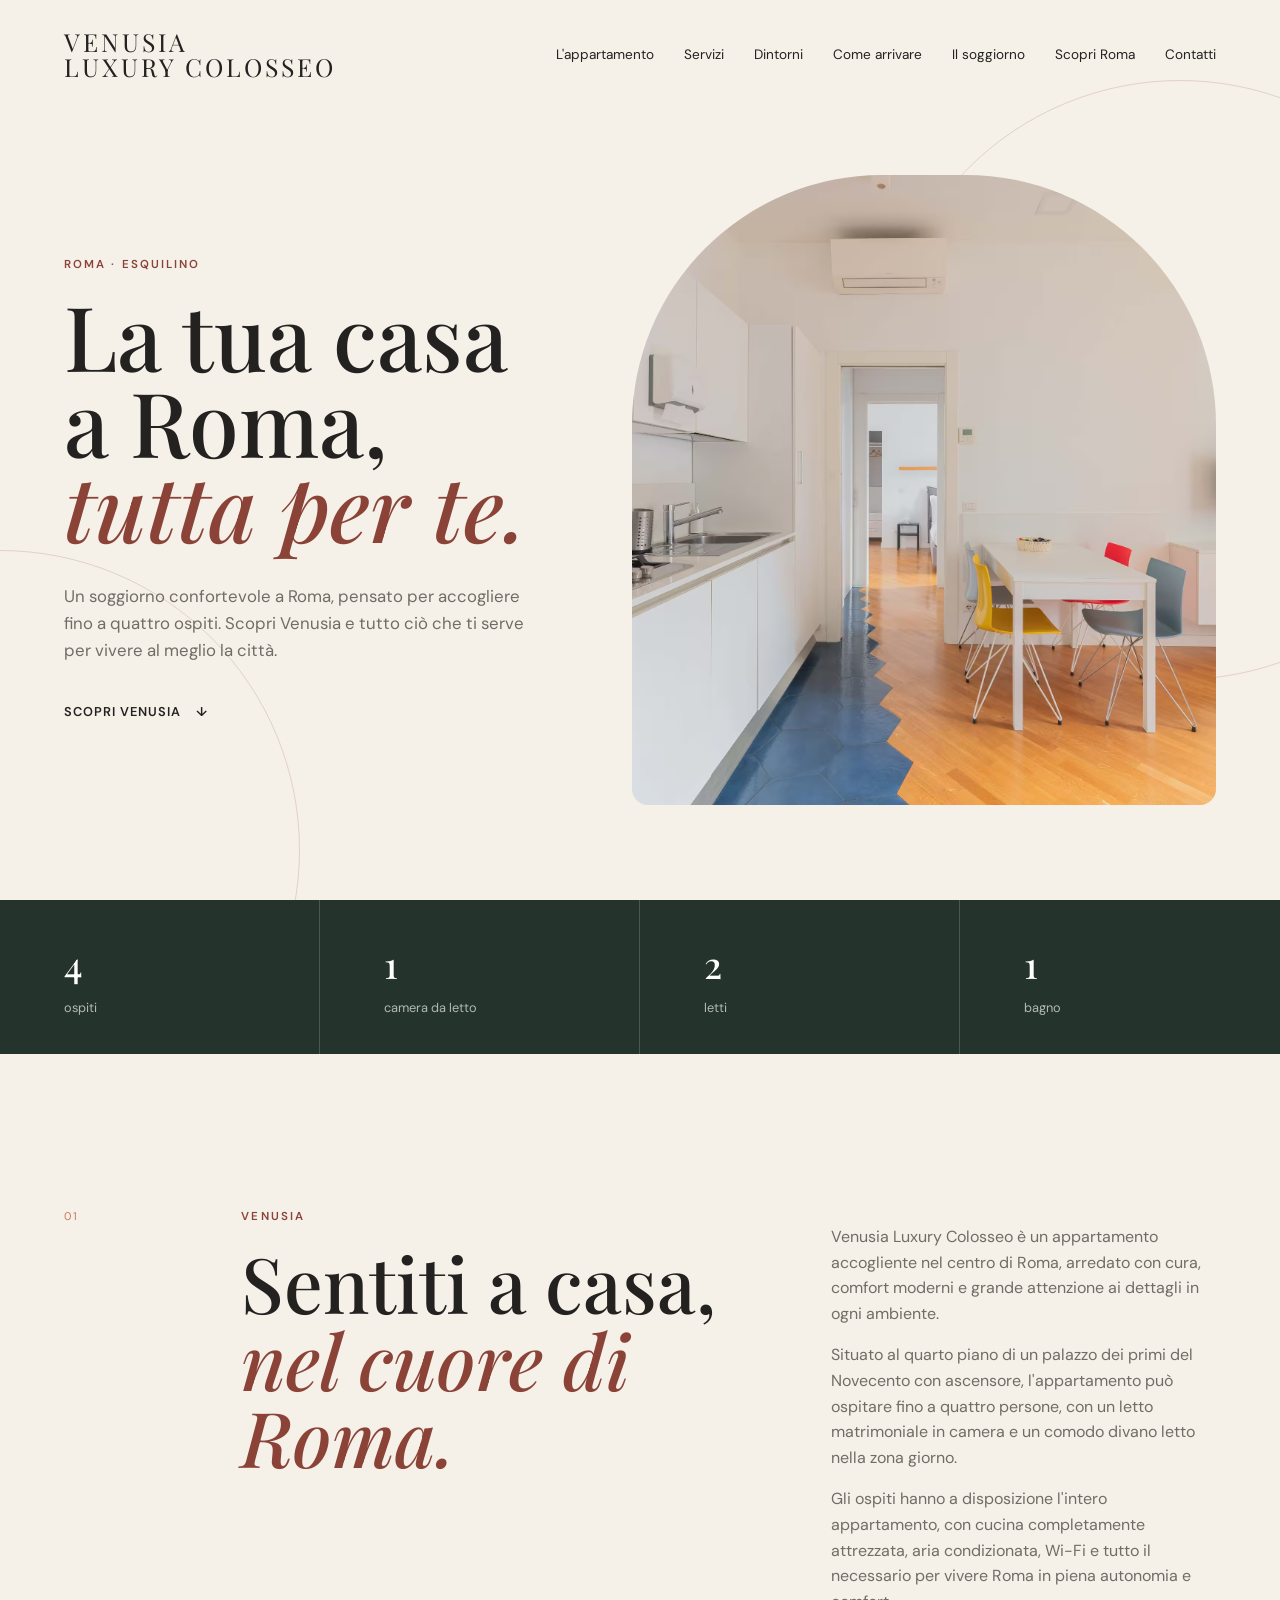
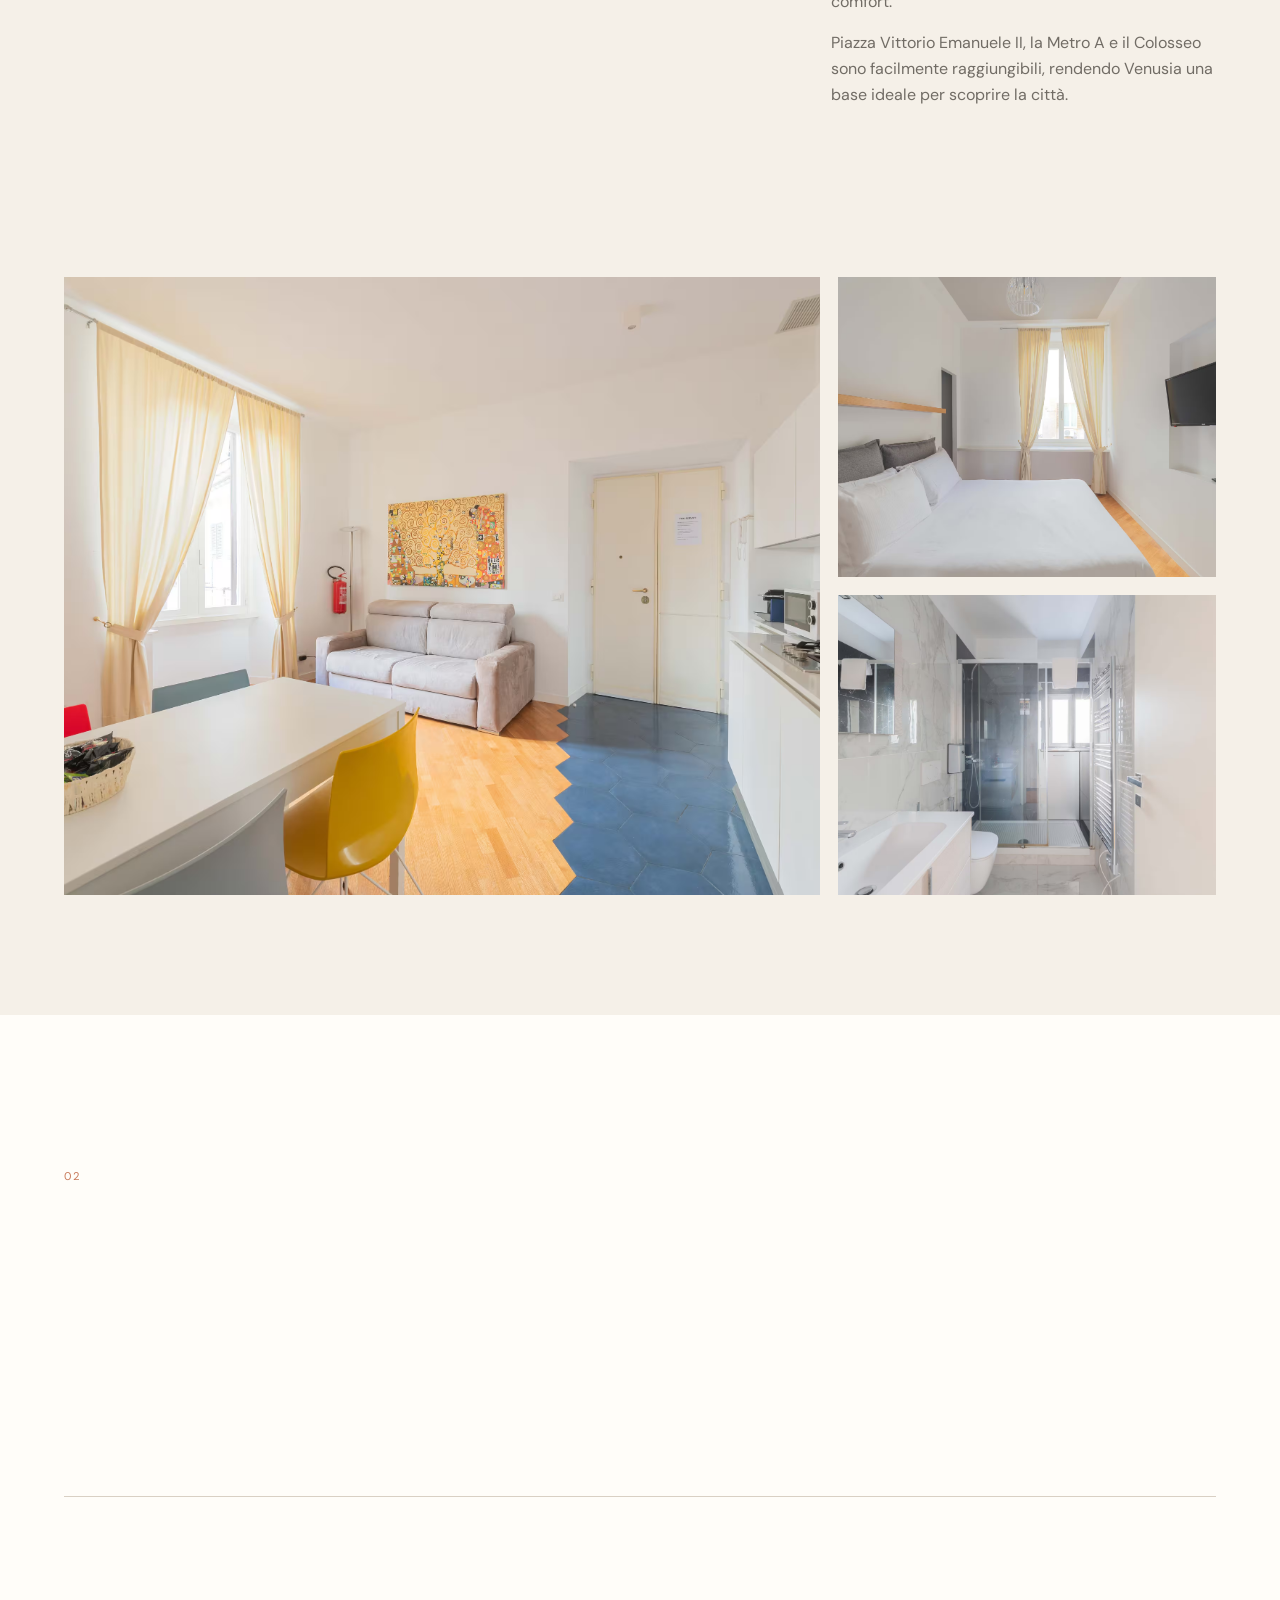
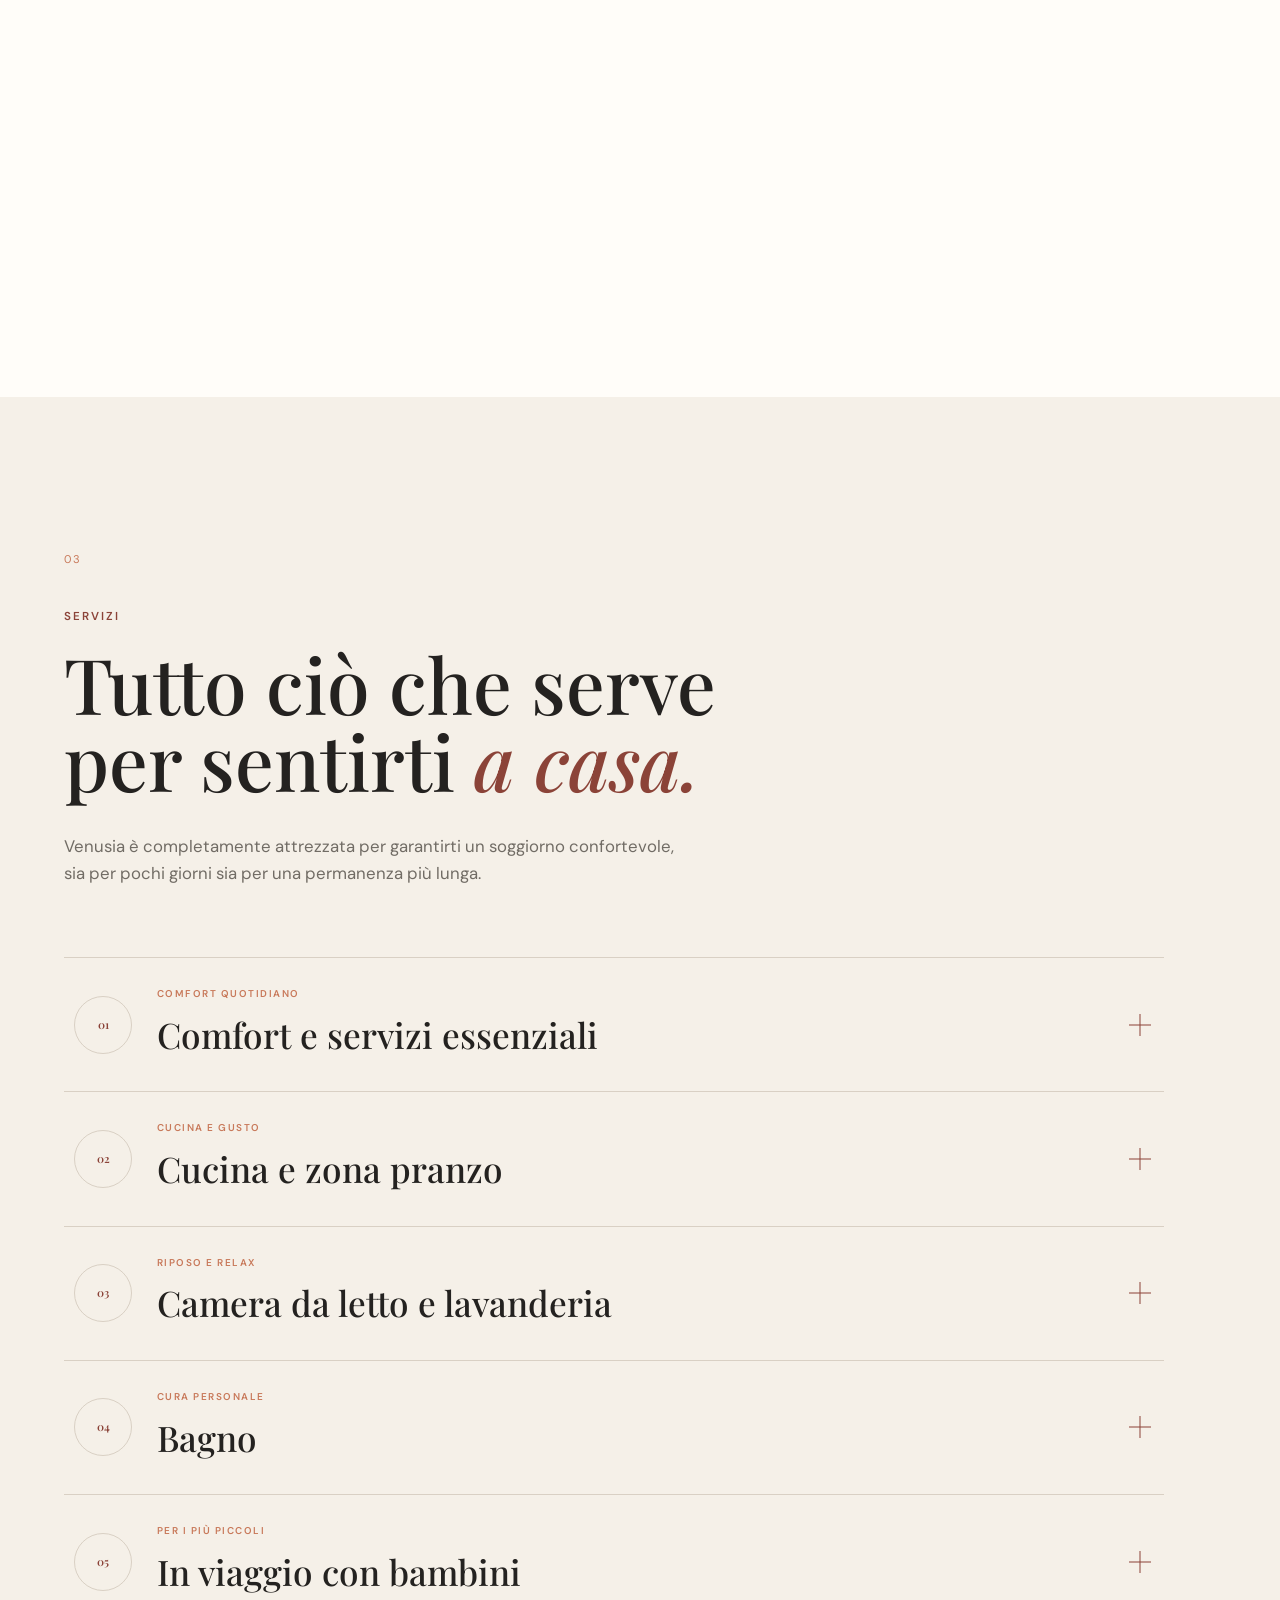
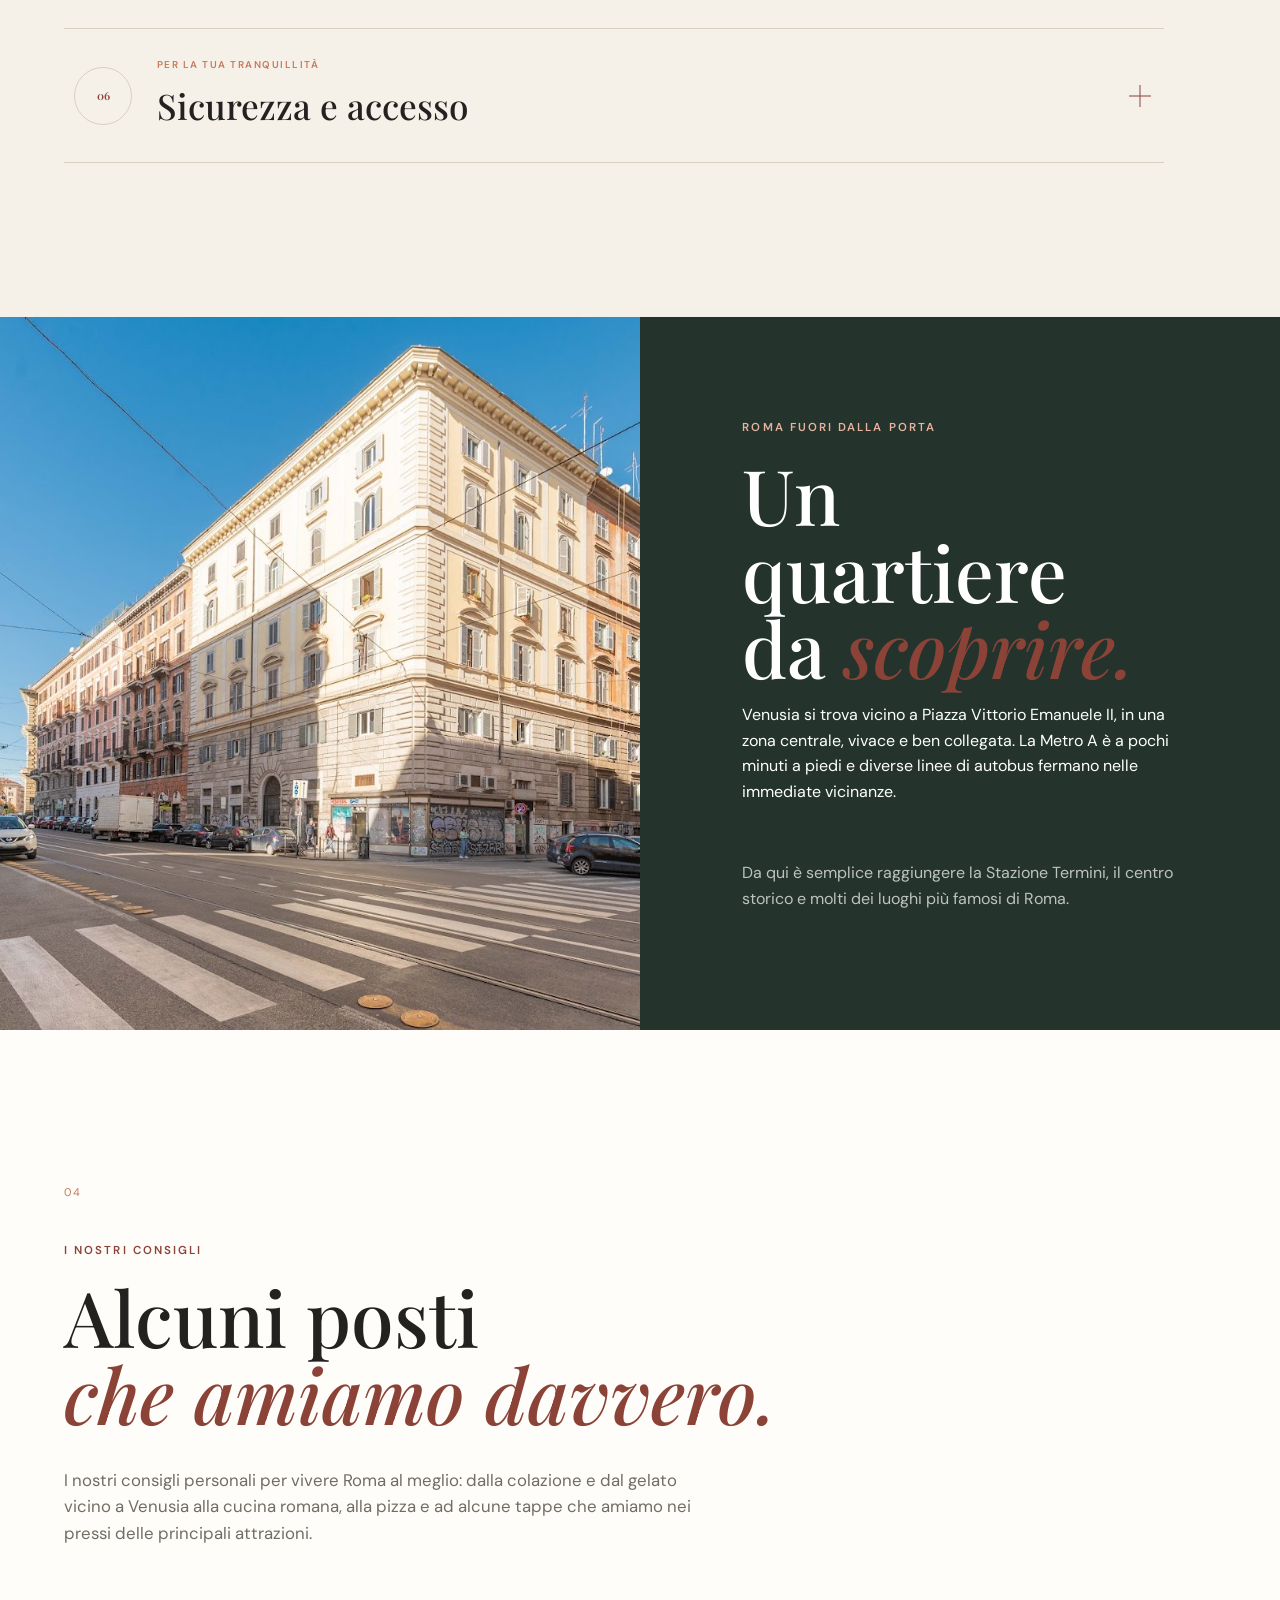
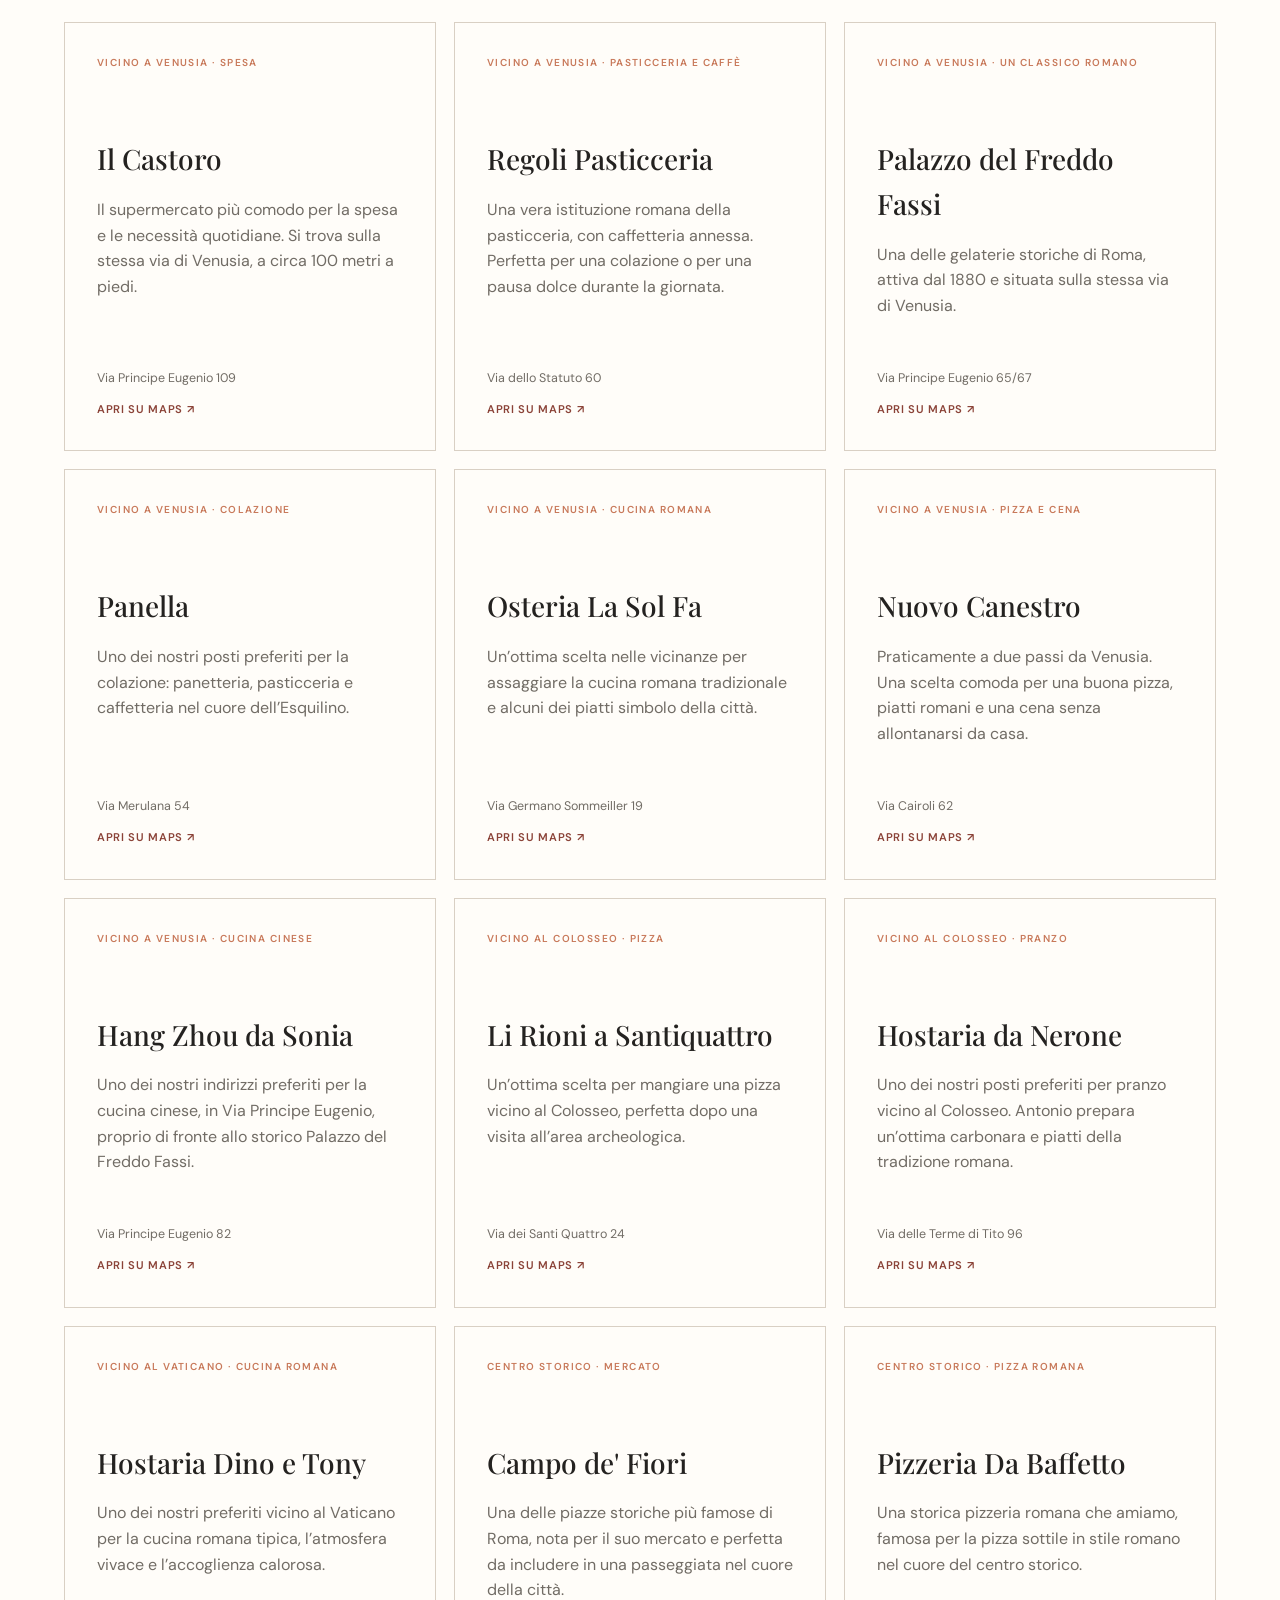
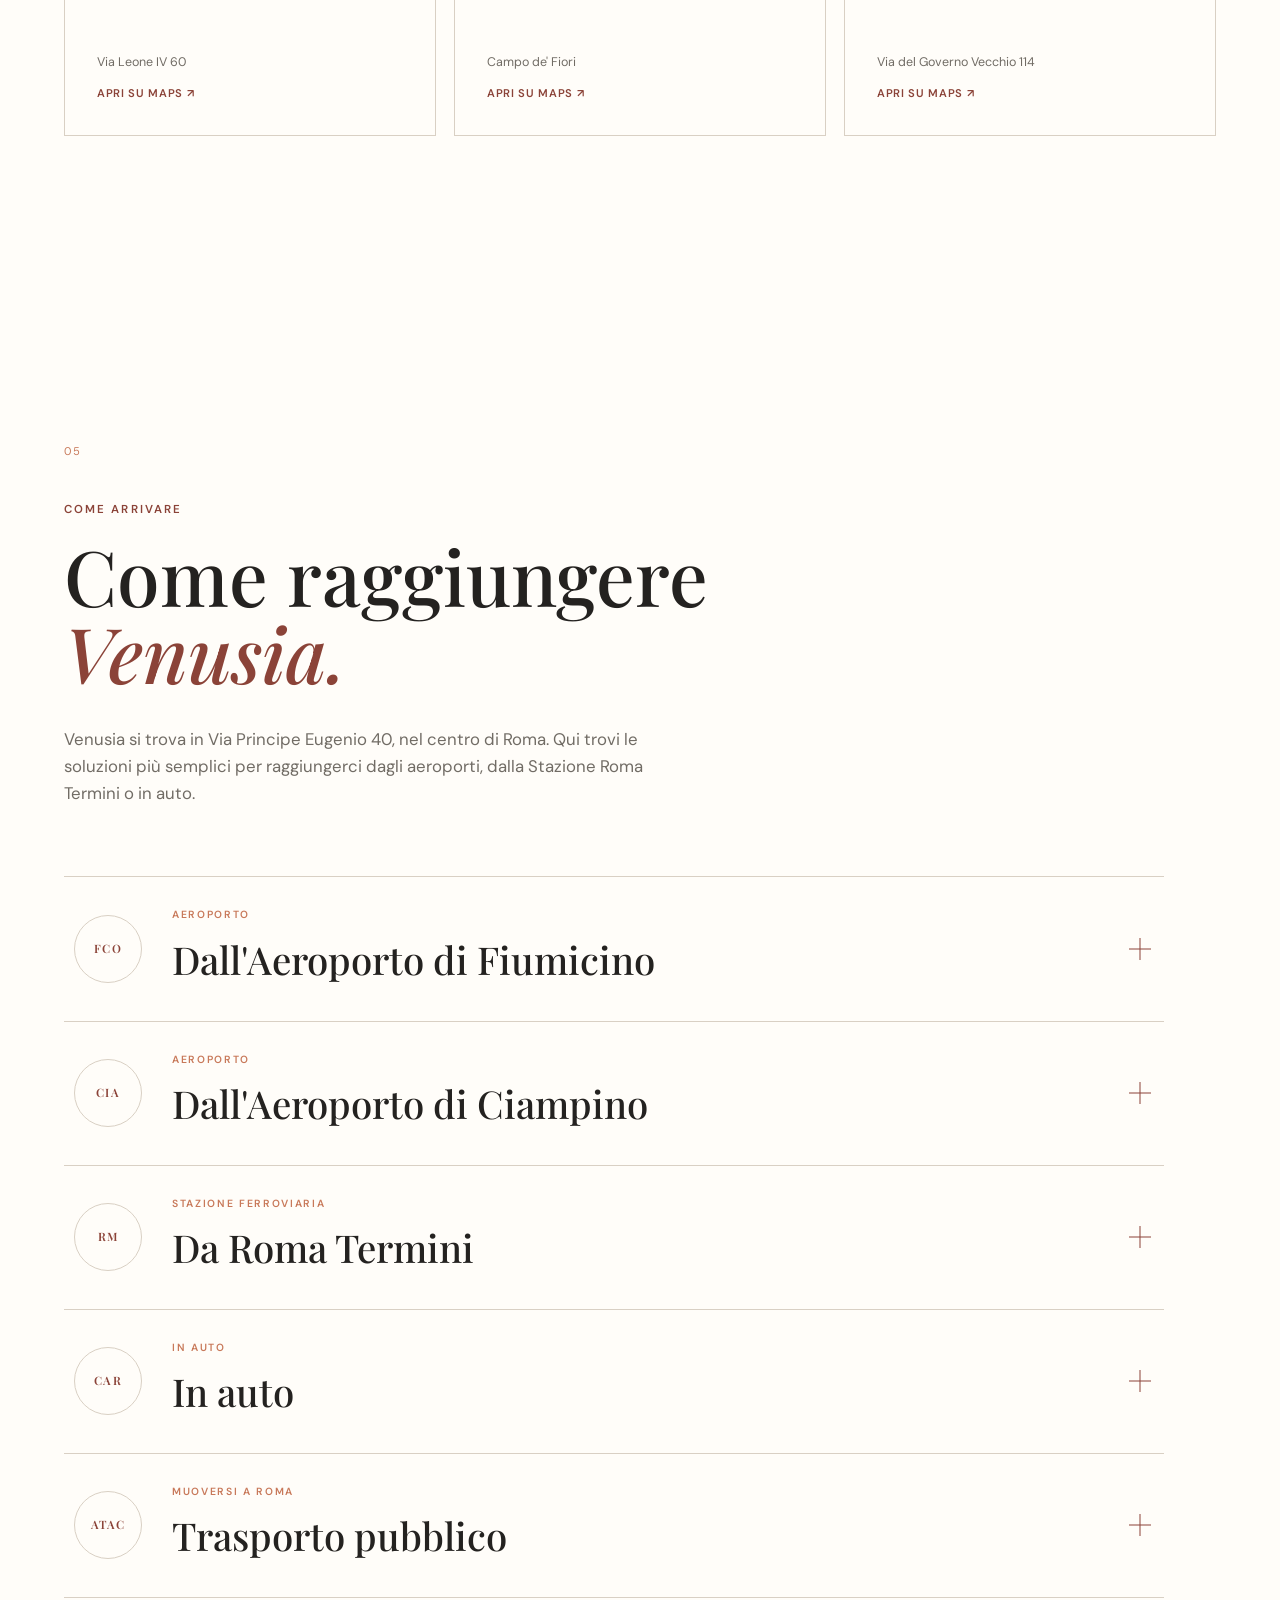
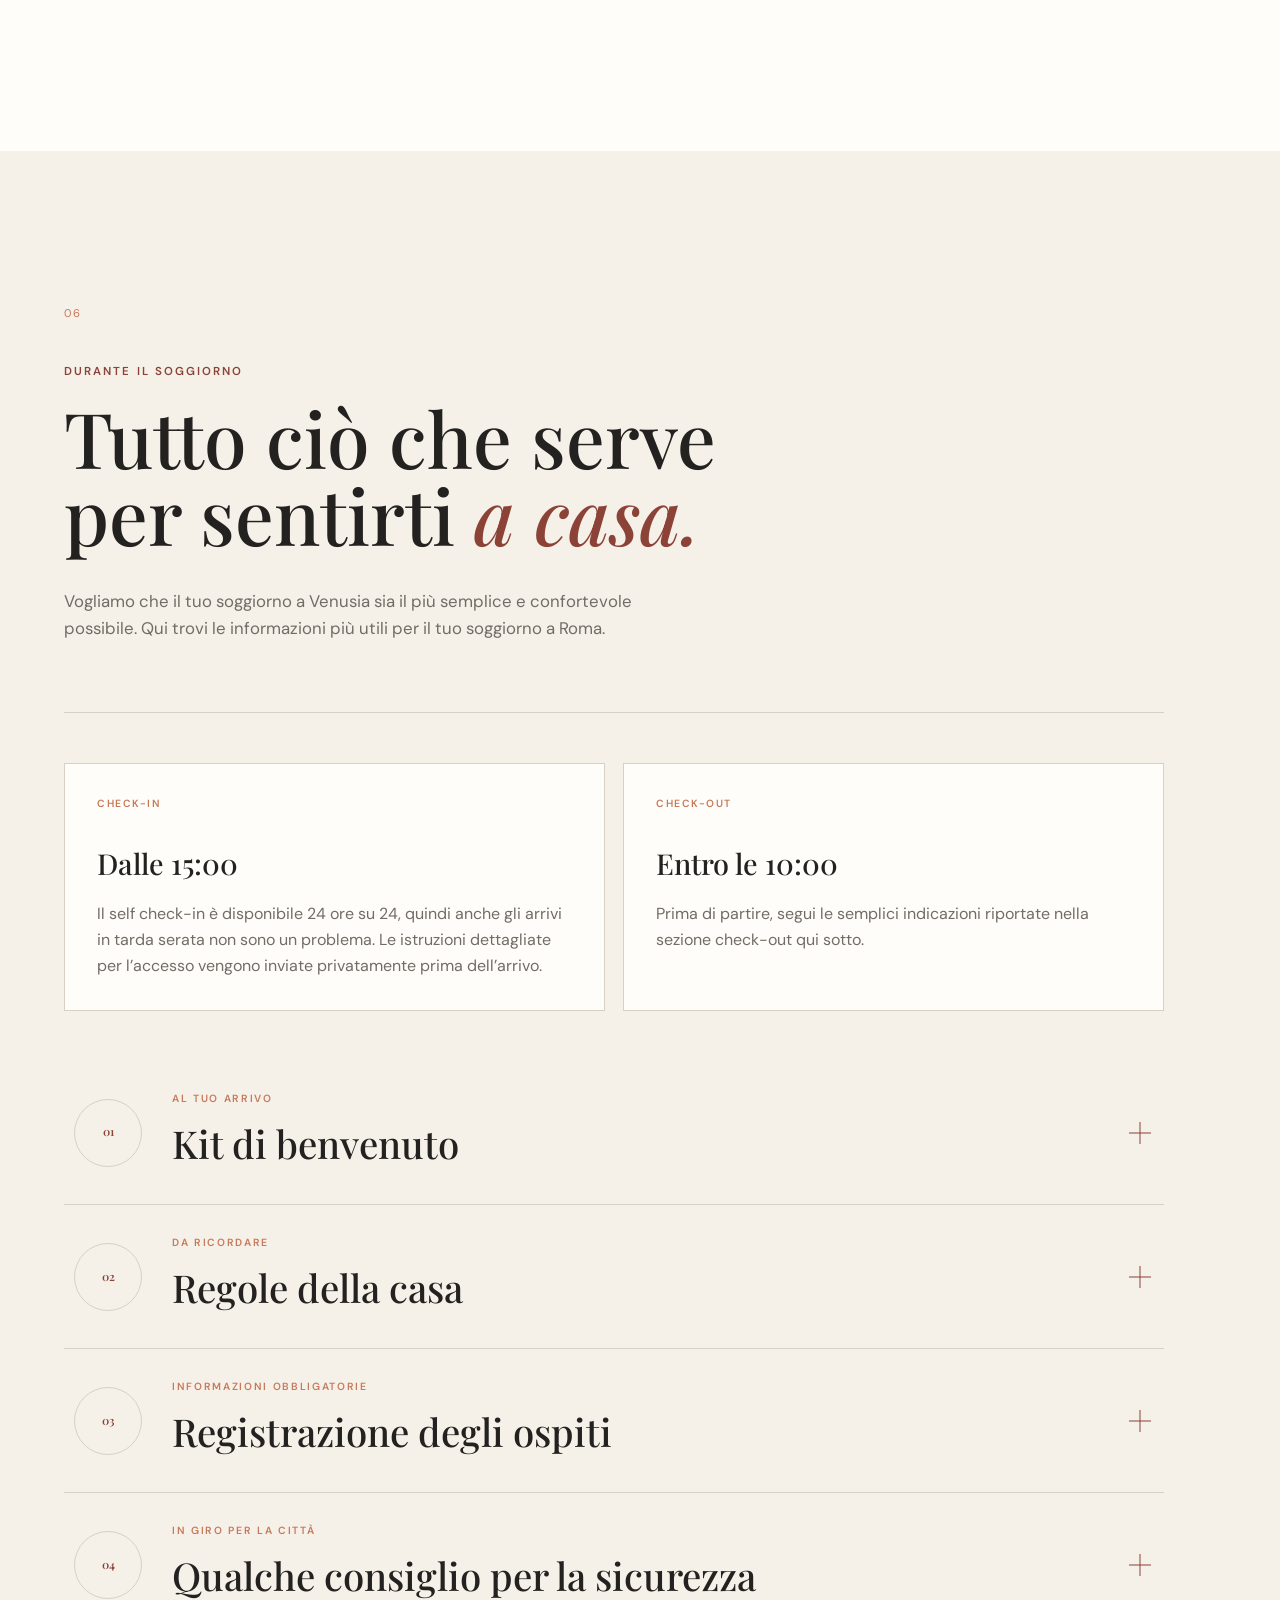
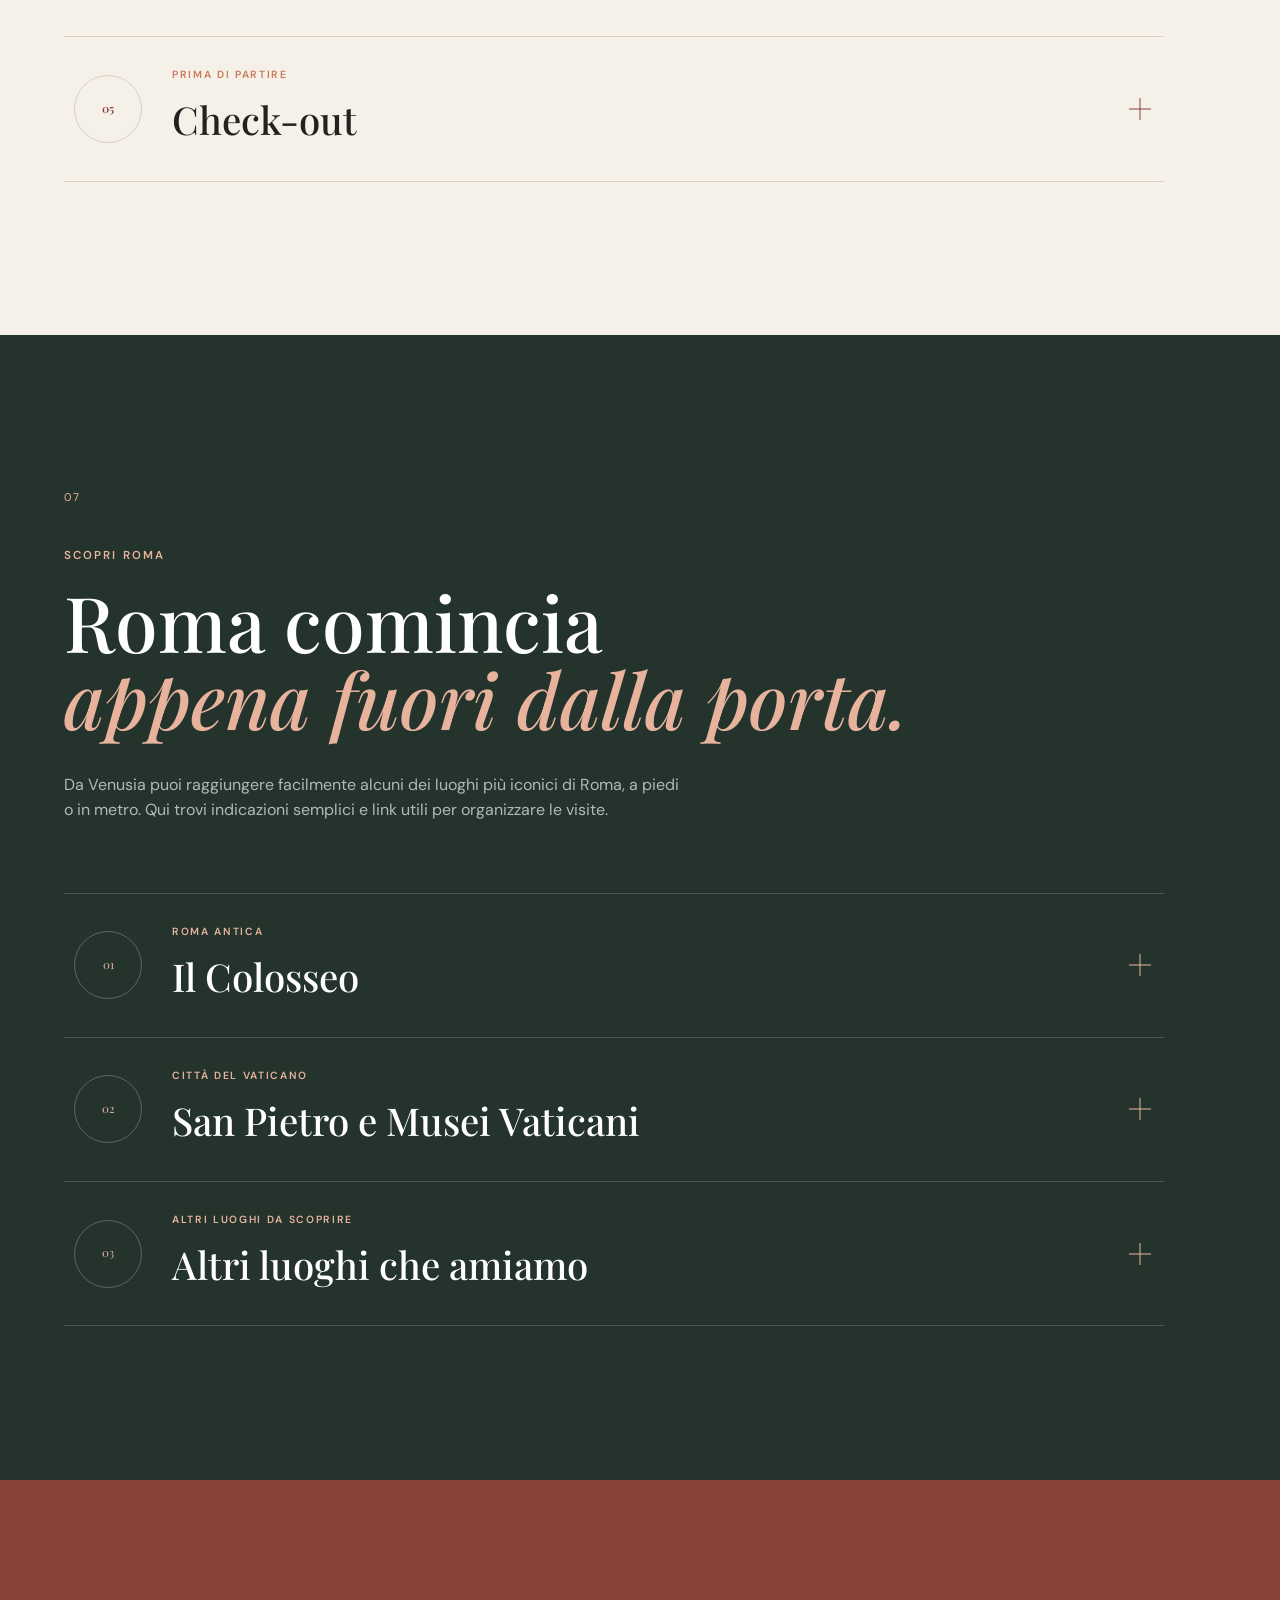
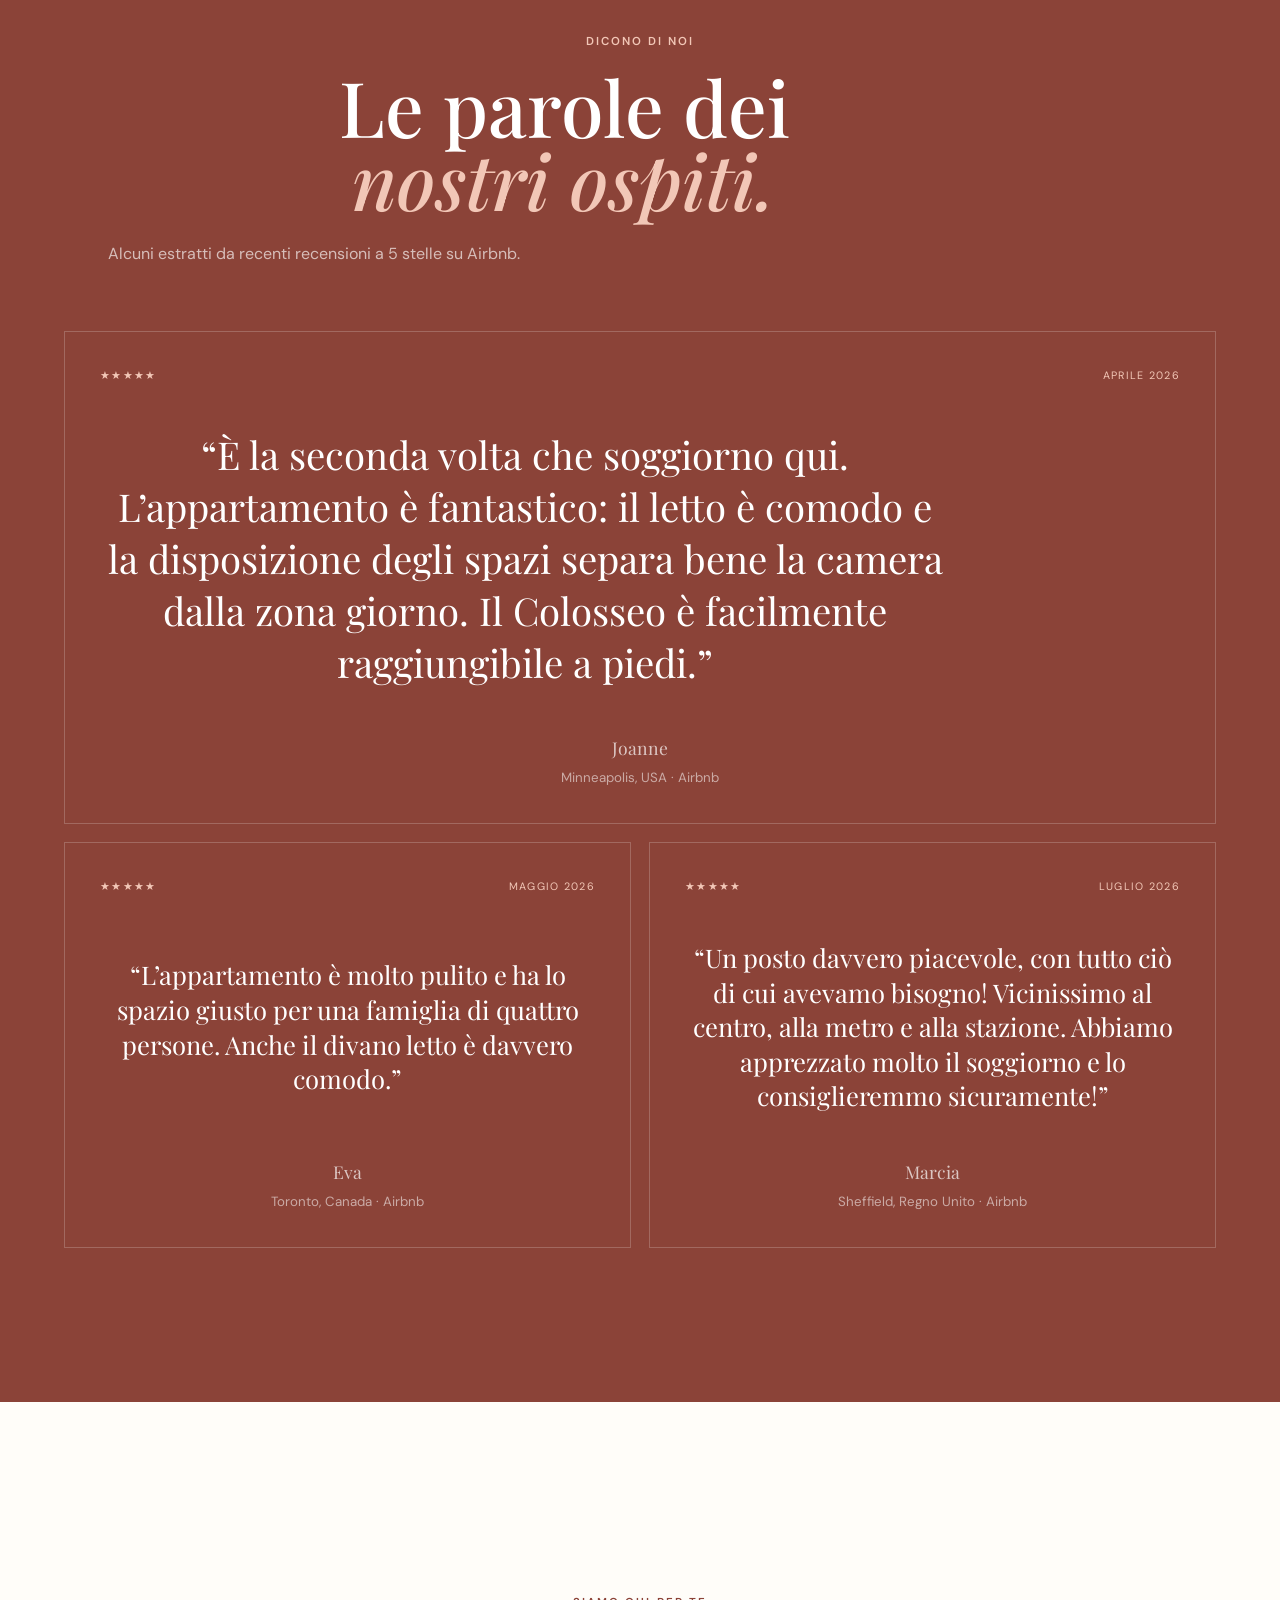
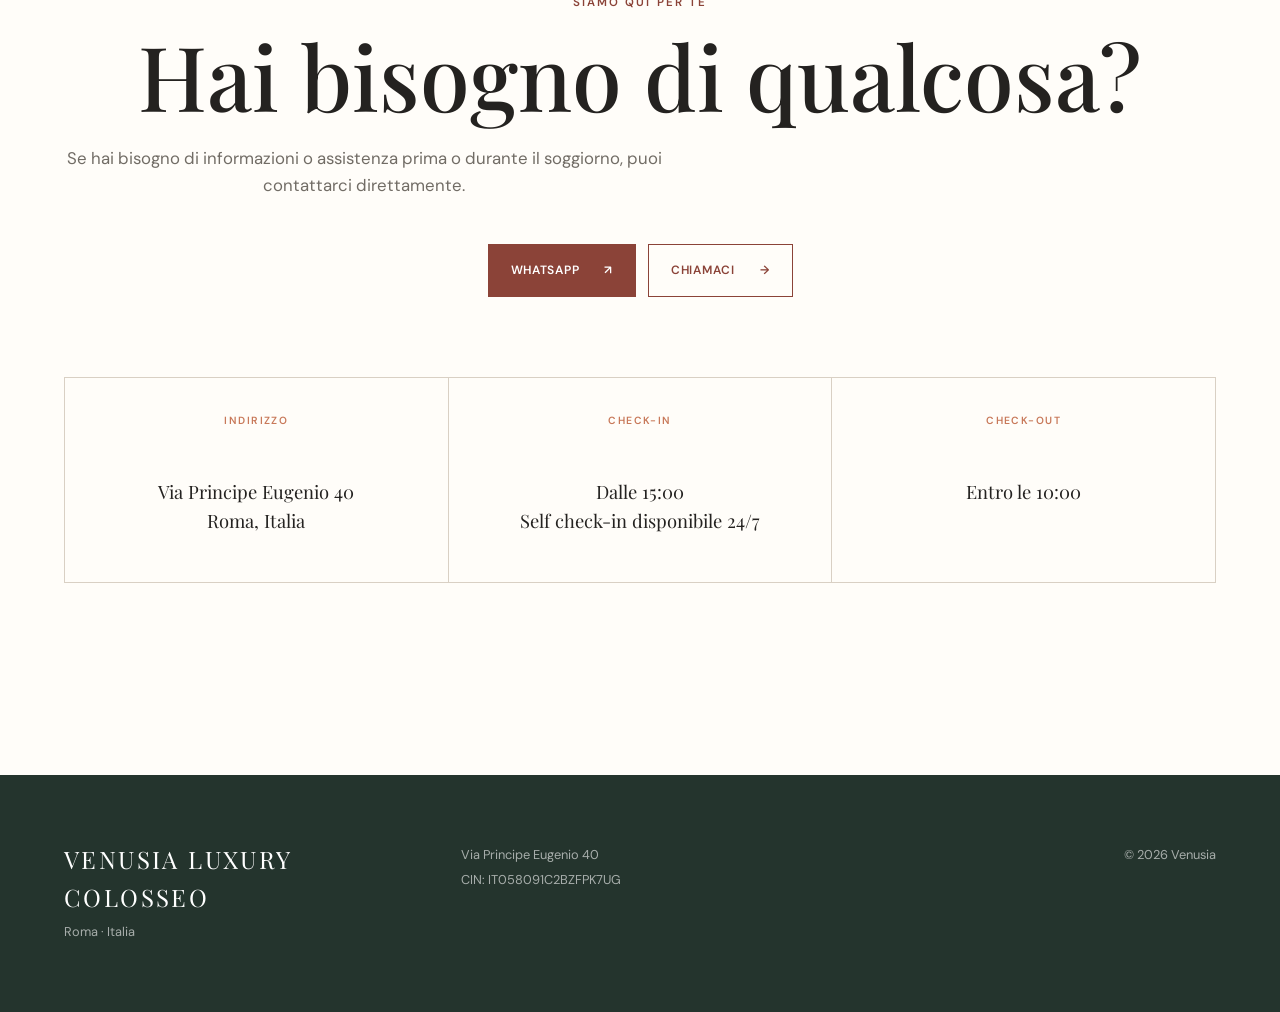
<file: it/index.html>
<!DOCTYPE html>

<html lang="it">
<head>
<meta charset="utf-8"/>
<meta content="width=device-width, initial-scale=1.0" name="viewport"/>
<title>Venusia Luxury Colosseo | Roma</title>
<!-- FAVICON -->
<link href="/favicon.ico?v=4" rel="icon" type="image/x-icon"/>
<link href="/apple-touch-icon.png?v=4" rel="apple-touch-icon" sizes="180x180"/>
<!-- SOCIAL PREVIEW -->
<meta content="Venusia Luxury Colosseo | Roma" property="og:title"/>
<meta content="Un appartamento accogliente nel centro di Roma per un massimo di quattro ospiti, a pochi passi dal Colosseo e dalla Metro A." property="og:description"/>
<meta content="https://venusia-luxury-colosseo.pages.dev/assets/images/venusia-social-preview.jpg?v=3" property="og:image"/>
<meta content="https://venusia-luxury-colosseo.pages.dev/assets/images/venusia-social-preview.jpg?v=3" property="og:image:secure_url"/>
<meta content="image/jpeg" property="og:image:type"/>
<meta content="Soggiorno di Venusia Luxury Colosseo a Roma" property="og:image:alt"/>
<meta content="it_IT" property="og:locale"/>
<meta content="https://venusia-luxury-colosseo.pages.dev/it/" property="og:url"/>
<meta content="website" property="og:type"/>
<meta content="Venusia Luxury Colosseo" property="og:site_name"/>
<!-- X / TWITTER / OTHER SOCIAL -->
<meta content="summary_large_image" name="twitter:card"/>
<meta content="Venusia Luxury Colosseo | Roma" name="twitter:title"/>
<meta content="Un appartamento accogliente nel centro di Roma per un massimo di quattro ospiti, a pochi passi dal Colosseo e dalla Metro A." name="twitter:description"/>
<meta content="https://venusia-luxury-colosseo.pages.dev/assets/images/venusia-social-preview.jpg?v=3" name="twitter:image"/>
<!-- BROWSER COLOR -->
<meta content="#8b4338" name="theme-color"/>
<meta content="Venusia Luxury Colosseo, appartamento accogliente nel centro di Roma per un massimo di quattro ospiti, vicino al Colosseo e alla Metro A." name="description"/>
<link href="https://fonts.googleapis.com" rel="preconnect"/>
<link crossorigin="" href="https://fonts.gstatic.com" rel="preconnect"/>
<link href="https://fonts.googleapis.com/css2?family=DM+Sans:wght@400;500;600&amp;family=Playfair+Display:ital,wght@0,500;0,600;1,500&amp;display=swap" rel="stylesheet"/>
<link href="/css/style.css" rel="stylesheet"/>
</head>
<body>
<!-- HEADER -->
<header class="site-header">
<a class="logo" href="#top">
            VENUSIA
<span class="brand-subtitle">LUXURY COLOSSEO</span>
</a>
<nav class="desktop-nav">
<a href="#casa">L'appartamento</a>
<a href="#servizi">Servizi</a>
<a href="#around-venusia">Dintorni</a>
<a href="#getting-here">Come arrivare</a>
<a href="#during-stay">Il soggiorno</a>
<a href="#explore-rome">Scopri Roma</a>
<a href="#contatti">Contatti</a>
</nav>
<button aria-label="Apri menu" class="menu-button" id="menu-button">
<span></span>
<span></span>
</button>
</header>
<!-- MENU MOBILE -->
<div class="mobile-menu" id="mobile-menu">
<nav>
<a href="#casa">L'appartamento</a>
<a href="#servizi">Servizi</a>
<a href="#around-venusia">Dintorni di Venusia</a>
<a href="#getting-here">Come raggiungere Venusia</a>
<a href="#during-stay">Durante il soggiorno</a>
<a href="#explore-rome">Scopri Roma</a>
<a href="#reviews">Recensioni</a>
<a href="#contatti">Contatti</a>
</nav>
</div>
<main id="top">
<!-- HERO -->
<section class="hero">
<div class="hero-decoration hero-decoration-one"></div>
<div class="hero-decoration hero-decoration-two"></div>
<div class="hero-content">
<p class="eyebrow">
                      ROMA · ESQUILINO
                </p>
<h1>
                   La tua casa a Roma,<br/>
<em>tutta per te.</em>
</h1>
<p class="hero-description">
    Un soggiorno confortevole a Roma, pensato per accogliere fino a quattro ospiti. Scopri Venusia e tutto ciò che ti serve per vivere al meglio la città.
</p>
<a class="text-link" href="#casa">
                    Scopri Venusia
                    <span>↓</span>
</a>
</div>
<div class="hero-image">
<img alt="Camera da letto di Venusia Luxury Colosseo a Roma" src="/assets/images/venusia-hero-bedroom.jpg.avif"/>
</div>
</section>
<!-- DATI RAPIDI -->
<section class="facts">
<div>
<strong>4</strong>
<span>ospiti</span>
</div>
<div>
<strong>1</strong>
<span>camera da letto</span>
</div>
<div>
<strong>2</strong>
<span>letti</span>
</div>
<div>
<strong>1</strong>
<span>bagno</span>
</div>
</section>
<!-- LA CASA -->
<section class="section intro-section" id="casa">
<div class="section-number">
                01
            </div>
<div class="section-heading">
<p class="eyebrow">
                    VENUSIA
                </p>
<h2>
    Sentiti a casa,<br/>
<em>nel cuore di Roma.</em>
</h2>
</div>
<div class="intro-text">
<p>
        Venusia Luxury Colosseo è un appartamento accogliente nel centro di Roma, arredato con cura, comfort moderni e grande attenzione ai dettagli in ogni ambiente.
    </p>
<p>
        Situato al quarto piano di un palazzo dei primi del Novecento con ascensore, l'appartamento può ospitare fino a quattro persone, con un letto matrimoniale in camera e un comodo divano letto nella zona giorno.
    </p>
<p>
        Gli ospiti hanno a disposizione l'intero appartamento, con cucina completamente attrezzata, aria condizionata, Wi-Fi e tutto il necessario per vivere Roma in piena autonomia e comfort.
    </p>
<p>
        Piazza Vittorio Emanuele II, la Metro A e il Colosseo sono facilmente raggiungibili, rendendo Venusia una base ideale per scoprire la città.
    </p>
</div>
</section>
<!-- GALLERIA -->
<section class="gallery-section">
<div class="gallery-main">
<img alt="Soggiorno e cucina di Venusia Luxury Colosseo a Roma" src="/assets/images/venusia-living-room.jpg.avif"/>
</div>
<div class="gallery-small">
<img alt="Camera da letto di Venusia Luxury Colosseo a Roma" src="/assets/images/venusia-bedroom-wide.jpg.avif"/>
</div>
<div class="gallery-small">
<img alt="Bagno con ampia doccia di Venusia Luxury Colosseo a Roma" src="/assets/images/venusia-bathroom.jpg.avif"/>
</div>
</section>
<!-- PERCHÉ VENUSIA -->
<section class="section advantages-section">
<div class="section-number">
                02
            </div>
<div class="section-heading">
<p class="eyebrow">
    PERCHÉ VENUSIA
</p>
<h2>
    Tutto ciò che serve<br/>
    per goderti <em>il soggiorno.</em>
</h2>
</div>
<div class="advantages-grid">
<article class="advantage">
<span>01</span>
<h3>Posizione</h3>
<p>
    Una base comoda per esplorare Roma e muoversi facilmente in città.
</p>
</article>
<article class="advantage">
<span>02</span>
<h3>Comfort</h3>
<p>
    Un ambiente accogliente, con tutto il necessario per un soggiorno confortevole.
</p>
</article>
<article class="advantage">
<span>03</span>
<h3>Spazi</h3>
<p>
    Un intero appartamento per un massimo di quattro ospiti, con tutto lo spazio per sentirsi a casa.
</p>
</article>
<article class="advantage">
<span>04</span>
<h3>Roma</h3>
<p>
    Vivi la città con la libertà e la privacy di avere uno spazio tutto tuo.
</p>
</article>
</div>
</section>
<!-- AMENITIES -->
<section class="section services-section" id="servizi">
<div class="section-number">
        03
    </div>
<div class="section-heading">
<p class="eyebrow">
            SERVIZI
        </p>
<h2>
            Tutto ciò che serve<br/>
            per sentirti <em>a casa.</em>
</h2>
<p class="amenities-intro">
            Venusia è completamente attrezzata per garantirti un soggiorno confortevole, sia per pochi giorni sia per una permanenza più lunga.
        </p>
</div>
<div class="amenities-list">
<!-- COMFORT -->
<details class="amenity-group">
<summary>
<div>
<span class="amenity-number">
                        01
                    </span>
<div>
<span class="amenity-small-title">
                            COMFORT QUOTIDIANO
                        </span>
<h3>
                            Comfort e servizi essenziali
                        </h3>
</div>
</div>
<span class="amenity-plus"></span>
</summary>
<div class="amenity-content">
<div>Wi-Fi</div>
<div>Aria condizionata</div>
<div>Riscaldamento</div>
<div>Smart TV da 32 pollici</div>
<div>Spazio di lavoro dedicato</div>
<div>Cassaforte</div>
<div>Ascensore</div>
<div>Acqua calda continua</div>
</div>
</details>
<!-- KITCHEN -->
<details class="amenity-group">
<summary>
<div>
<span class="amenity-number">
                        02
                    </span>
<div>
<span class="amenity-small-title">
                            CUCINA E GUSTO
                        </span>
<h3>
                            Cucina e zona pranzo
                        </h3>
</div>
</div>
<span class="amenity-plus"></span>
</summary>
<div class="amenity-content">
<div>Cucina completamente attrezzata</div>
<div>Frigorifero e congelatore</div>
<div>Forno a microonde</div>
<div>Lavastoviglie</div>
<div>Piano cottura</div>
<div>Macchina da caffè Nespresso</div>
<div>Bollitore</div>
<div>Tostapane</div>
<div>Pentole e padelle</div>
<div>Olio, sale e pepe</div>
<div>Piatti, bicchieri e posate</div>
<div>Tavolo da pranzo</div>
</div>
</details>
<!-- BEDROOM -->
<details class="amenity-group">
<summary>
<div>
<span class="amenity-number">
                        03
                    </span>
<div>
<span class="amenity-small-title">
                            RIPOSO E RELAX
                        </span>
<h3>
                            Camera da letto e lavanderia
                        </h3>
</div>
</div>
<span class="amenity-plus"></span>
</summary>
<div class="amenity-content">
<div>Biancheria da letto</div>
<div>Asciugamani</div>
<div>Cuscini e coperte extra</div>
<div>Armadio e cassettiera</div>
<div>Grucce</div>
<div>Lavatrice</div>
<div>Ferro da stiro</div>
</div>
</details>
<!-- BATHROOM -->
<details class="amenity-group">
<summary>
<div>
<span class="amenity-number">
                        04
                    </span>
<div>
<span class="amenity-small-title">
                            CURA PERSONALE
                        </span>
<h3>
                            Bagno
                        </h3>
</div>
</div>
<span class="amenity-plus"></span>
</summary>
<div class="amenity-content">
<div>Ampia doccia</div>
<div>Asciugacapelli</div>
<div>Shampoo</div>
<div>Sapone per il corpo</div>
<div>Gel doccia</div>
<div>Carta igienica</div>
<div>Prodotti per la pulizia</div>
</div>
</details>
<!-- FAMILY -->
<details class="amenity-group">
<summary>
<div>
<span class="amenity-number">
                        05
                    </span>
<div>
<span class="amenity-small-title">
                            PER I PIÙ PICCOLI
                        </span>
<h3>
                            In viaggio con bambini
                        </h3>
</div>
</div>
<span class="amenity-plus"></span>
</summary>
<div class="amenity-content">
<div>Culla disponibile su richiesta</div>
<div>Culla da viaggio disponibile su richiesta</div>
<div>Seggiolone</div>
<div>Biancheria fornita</div>
</div>
</details>
<!-- SAFETY -->
<details class="amenity-group">
<summary>
<div>
<span class="amenity-number">
                        06
                    </span>
<div>
<span class="amenity-small-title">
                            PER LA TUA TRANQUILLITÀ
                        </span>
<h3>
                            Sicurezza e accesso
                        </h3>
</div>
</div>
<span class="amenity-plus"></span>
</summary>
<div class="amenity-content">
<div>Rilevatore di monossido di carbonio</div>
<div>Estintore</div>
<div>Kit di primo soccorso</div>
<div>Self check-in</div>
<div>Smart lock</div>
<div>Ascensore</div>
<div>Parcheggi a pagamento nelle vicinanze</div>
</div>
</details>
</div>
</section>
<!-- QUARTIERE -->
<section class="neighbourhood-section" id="quartiere">
<div class="neighbourhood-image">
<img alt="Il quartiere intorno a Venusia Luxury Colosseo a Roma" src="/assets/images/venusia-neighborhood.jpg"/>
</div>
<div class="neighbourhood-content">
<p class="eyebrow">
    ROMA FUORI DALLA PORTA
</p>
<h2>
    Un quartiere<br/>
    da <em>scoprire.</em>
</h2>
<p>
    Venusia si trova vicino a Piazza Vittorio Emanuele II, in una zona centrale, vivace e ben collegata. La Metro A è a pochi minuti a piedi e diverse linee di autobus fermano nelle immediate vicinanze.
</p>
<p>
    Da qui è semplice raggiungere la Stazione Termini, il centro storico e molti dei luoghi più famosi di Roma.
</p>
</div>
</section>
<!-- AROUND VENUSIA -->
<section class="section around-section" id="around-venusia">
<div class="section-number">
        04
    </div>
<div class="section-heading around-heading">
<p class="eyebrow">
            I NOSTRI CONSIGLI
        </p>
<h2>
            Alcuni posti<br/>
<em>che amiamo davvero.</em>
</h2>
<p class="around-intro">
            I nostri consigli personali per vivere Roma al meglio: dalla colazione e dal gelato vicino a Venusia alla cucina romana, alla pizza e ad alcune tappe che amiamo nei pressi delle principali attrazioni.
        </p>
</div>
<div class="around-grid">
<!-- IL CASTORO -->
<a class="around-card" href="https://www.google.com/maps/search/?api=1&amp;query=Il+Castoro+Supermercati+Via+Principe+Eugenio+109+Roma" rel="noopener noreferrer" target="_blank">
<span class="around-card-type">
                VICINO A VENUSIA · SPESA
            </span>
<h3>
                Il Castoro
            </h3>
<p>
                Il supermercato più comodo per la spesa e le necessità quotidiane. Si trova sulla stessa via di Venusia, a circa 100 metri a piedi.
            </p>
<span class="around-address">
                Via Principe Eugenio 109
            </span>
<span class="around-link">
                Apri su Maps ↗
            </span>
</a>
<!-- REGOLI -->
<a class="around-card" href="https://www.google.com/maps/search/?api=1&amp;query=Regoli+Pasticceria+Via+dello+Statuto+60+Roma" rel="noopener noreferrer" target="_blank">
<span class="around-card-type">
                VICINO A VENUSIA · PASTICCERIA E CAFFÈ
            </span>
<h3>
                Regoli Pasticceria
            </h3>
<p>
                Una vera istituzione romana della pasticceria, con caffetteria annessa. Perfetta per una colazione o per una pausa dolce durante la giornata.
            </p>
<span class="around-address">
                Via dello Statuto 60
            </span>
<span class="around-link">
                Apri su Maps ↗
            </span>
</a>
<!-- FASSI -->
<a class="around-card" href="https://www.google.com/maps/search/?api=1&amp;query=Palazzo+del+Freddo+Fassi+Via+Principe+Eugenio+65+Roma" rel="noopener noreferrer" target="_blank">
<span class="around-card-type">
                VICINO A VENUSIA · UN CLASSICO ROMANO
            </span>
<h3>
                Palazzo del Freddo Fassi
            </h3>
<p>
                Una delle gelaterie storiche di Roma, attiva dal 1880 e situata sulla stessa via di Venusia.
            </p>
<span class="around-address">
                Via Principe Eugenio 65/67
            </span>
<span class="around-link">
                Apri su Maps ↗
            </span>
</a>
<!-- PANELLA -->
<a class="around-card" href="https://www.google.com/maps/search/?api=1&amp;query=Panella+Via+Merulana+54+Roma" rel="noopener noreferrer" target="_blank">
<span class="around-card-type">
                VICINO A VENUSIA · COLAZIONE
            </span>
<h3>
                Panella
            </h3>
<p>
                Uno dei nostri posti preferiti per la colazione: panetteria, pasticceria e caffetteria nel cuore dell’Esquilino.
            </p>
<span class="around-address">
                Via Merulana 54
            </span>
<span class="around-link">
                Apri su Maps ↗
            </span>
</a>
<!-- LA SOL FA -->
<a class="around-card" href="https://www.google.com/maps/search/?api=1&amp;query=Osteria+La+Sol+Fa+Via+Germano+Sommeiller+19+Roma" rel="noopener noreferrer" target="_blank">
<span class="around-card-type">
                VICINO A VENUSIA · CUCINA ROMANA
            </span>
<h3>
                Osteria La Sol Fa
            </h3>
<p>
                Un’ottima scelta nelle vicinanze per assaggiare la cucina romana tradizionale e alcuni dei piatti simbolo della città.
            </p>
<span class="around-address">
                Via Germano Sommeiller 19
            </span>
<span class="around-link">
                Apri su Maps ↗
            </span>
</a>
<!-- NUOVO CANESTRO -->
<a class="around-card" href="https://www.google.com/maps/search/?api=1&amp;query=Ristorante+Nuovo+Canestro+Via+Cairoli+62+Roma" rel="noopener noreferrer" target="_blank">
<span class="around-card-type">
                VICINO A VENUSIA · PIZZA E CENA
            </span>
<h3>
                Nuovo Canestro
            </h3>
<p>
                Praticamente a due passi da Venusia. Una scelta comoda per una buona pizza, piatti romani e una cena senza allontanarsi da casa.
            </p>
<span class="around-address">
                Via Cairoli 62
            </span>
<span class="around-link">
                Apri su Maps ↗
            </span>
</a>
<!-- HANG ZHOU -->
<a class="around-card" href="https://www.google.com/maps/search/?api=1&amp;query=Hang+Zhou+da+Sonia+Via+Principe+Eugenio+82+Roma" rel="noopener noreferrer" target="_blank">
<span class="around-card-type">
                VICINO A VENUSIA · CUCINA CINESE
            </span>
<h3>
                Hang Zhou da Sonia
            </h3>
<p>
                Uno dei nostri indirizzi preferiti per la cucina cinese, in Via Principe Eugenio, proprio di fronte allo storico Palazzo del Freddo Fassi.
            </p>
<span class="around-address">
                Via Principe Eugenio 82
            </span>
<span class="around-link">
                Apri su Maps ↗
            </span>
</a>
<!-- LI RIONI -->
<a class="around-card" href="https://www.google.com/maps/search/?api=1&amp;query=Li+Rioni+a+Santiquattro+Via+dei+Santi+Quattro+24+Roma" rel="noopener noreferrer" target="_blank">
<span class="around-card-type">
                VICINO AL COLOSSEO · PIZZA
            </span>
<h3>
                Li Rioni a Santiquattro
            </h3>
<p>
                Un’ottima scelta per mangiare una pizza vicino al Colosseo, perfetta dopo una visita all’area archeologica.
            </p>
<span class="around-address">
                Via dei Santi Quattro 24
            </span>
<span class="around-link">
                Apri su Maps ↗
            </span>
</a>
<!-- HOSTARIA DA NERONE -->
<a class="around-card" href="https://www.google.com/maps/search/?api=1&amp;query=Hostaria+da+Nerone+Via+delle+Terme+di+Tito+96+Roma" rel="noopener noreferrer" target="_blank">
<span class="around-card-type">
                VICINO AL COLOSSEO · PRANZO
            </span>
<h3>
                Hostaria da Nerone
            </h3>
<p>
                Uno dei nostri posti preferiti per pranzo vicino al Colosseo. Antonio prepara un’ottima carbonara e piatti della tradizione romana.
            </p>
<span class="around-address">
                Via delle Terme di Tito 96
            </span>
<span class="around-link">
                Apri su Maps ↗
            </span>
</a>
<!-- DINO E TONY -->
<a class="around-card" href="https://www.google.com/maps/search/?api=1&amp;query=Hostaria+Dino+e+Tony+Via+Leone+IV+60+Roma" rel="noopener noreferrer" target="_blank">
<span class="around-card-type">
                VICINO AL VATICANO · CUCINA ROMANA
            </span>
<h3>
                Hostaria Dino e Tony
            </h3>
<p>
                Uno dei nostri preferiti vicino al Vaticano per la cucina romana tipica, l’atmosfera vivace e l’accoglienza calorosa.
            </p>
<span class="around-address">
                Via Leone IV 60
            </span>
<span class="around-link">
                Apri su Maps ↗
            </span>
</a>
<!-- CAMPO DE' FIORI -->
<a class="around-card" href="https://www.google.com/maps/search/?api=1&amp;query=Campo+de+Fiori+Roma" rel="noopener noreferrer" target="_blank">
<span class="around-card-type">
                CENTRO STORICO · MERCATO
            </span>
<h3>
                Campo de' Fiori
            </h3>
<p>
                Una delle piazze storiche più famose di Roma, nota per il suo mercato e perfetta da includere in una passeggiata nel cuore della città.
            </p>
<span class="around-address">
                Campo de' Fiori
            </span>
<span class="around-link">
                Apri su Maps ↗
            </span>
</a>
<!-- DA BAFFETTO -->
<a class="around-card" href="https://www.google.com/maps/search/?api=1&amp;query=Pizzeria+Da+Baffetto+Via+del+Governo+Vecchio+114+Roma" rel="noopener noreferrer" target="_blank">
<span class="around-card-type">
                CENTRO STORICO · PIZZA ROMANA
            </span>
<h3>
                Pizzeria Da Baffetto
            </h3>
<p>
                Una storica pizzeria romana che amiamo, famosa per la pizza sottile in stile romano nel cuore del centro storico.
            </p>
<span class="around-address">
                Via del Governo Vecchio 114
            </span>
<span class="around-link">
                Apri su Maps ↗
            </span>
</a>
</div>
</section>
<!-- GETTING TO VENUSIA -->
<section class="section travel-section" id="getting-here">
<div class="section-number">
        05
    </div>
<div class="section-heading travel-heading">
<p class="eyebrow">
            COME ARRIVARE
        </p>
<h2>
            Come raggiungere<br/>
<em>Venusia.</em>
</h2>
<p class="travel-intro">
            Venusia si trova in Via Principe Eugenio 40, nel centro di Roma. Qui trovi le soluzioni più semplici per raggiungerci dagli aeroporti, dalla Stazione Roma Termini o in auto.
        </p>
</div>
<div class="travel-list">
<!-- FIUMICINO -->
<details class="travel-card">
<summary>
<div class="travel-summary-left">
<span class="travel-code">
                        FCO
                    </span>
<div>
<span class="travel-small-title">
                            AEROPORTO
                        </span>
<h3>
                            Dall'Aeroporto di Fiumicino
                        </h3>
</div>
</div>
<span class="travel-plus"></span>
</summary>
<div class="travel-content">
<p class="travel-lead">
                    Ci sono tre modi principali per raggiungere Venusia dall'Aeroporto di Roma Fiumicino.
                </p>
<div class="travel-options">
<article>
<span class="option-number">
                            01
                        </span>
<h4>
                            Leonardo Express
                        </h4>
<p>
                            Il treno diretto collega l'Aeroporto di Fiumicino con la Stazione Roma Termini.
                        </p>
<strong>
                            Circa €14 a persona
                        </strong>
</article>
<article>
<span class="option-number">
                            02
                        </span>
<h4>
                            Taxi
                        </h4>
<p>
                            Un taxi può portarti direttamente dall’aeroporto a Venusia.
                        </p>
<strong>
                            Circa €55
                        </strong>
</article>
<article>
<span class="option-number">
                            03
                        </span>
<h4>
                            Bus navetta
                        </h4>
<p>
                            Una soluzione più economica per raggiungere Roma Termini, anche se il viaggio richiede generalmente più tempo.
                        </p>
<strong>
                            Circa €6 a persona
                        </strong>
</article>
</div>
<div class="travel-note">
<p>
                        Se scegli il treno o il bus navetta arriverai alla Stazione Roma Termini. Da lì puoi raggiungere Venusia a piedi, in autobus o in metro.
                    </p>
<a href="#termini">
                        Vedi le indicazioni da Termini ↓
                    </a>
</div>
</div>
</details>
<!-- CIAMPINO -->
<details class="travel-card">
<summary>
<div class="travel-summary-left">
<span class="travel-code">
                        CIA
                    </span>
<div>
<span class="travel-small-title">
                            AEROPORTO
                        </span>
<h3>
                            Dall'Aeroporto di Ciampino
                        </h3>
</div>
</div>
<span class="travel-plus"></span>
</summary>
<div class="travel-content">
<p class="travel-lead">
                    Il tragitto dall’Aeroporto di Ciampino a Venusia richiede in genere circa un’ora.
                </p>
<p>
                    Una delle soluzioni più semplici è prendere un bus navetta dall’Aeroporto di Ciampino fino alla Stazione Roma Termini e proseguire da lì verso Venusia.
                </p>
<a class="travel-button" href="https://www.sitbusshuttle.com/" rel="noopener noreferrer" target="_blank">
                    Consulta il servizio navetta
                    <span>↗</span>
</a>
<div class="travel-note">
<p>
                        Una volta arrivato a Roma Termini, segui le indicazioni nella sezione qui sotto.
                    </p>
<a href="#termini">
                        Vedi le indicazioni da Termini ↓
                    </a>
</div>
</div>
</details>
<!-- TERMINI -->
<details class="travel-card" id="termini">
<summary>
<div class="travel-summary-left">
<span class="travel-code">
                        RM
                    </span>
<div>
<span class="travel-small-title">
                            STAZIONE FERROVIARIA
                        </span>
<h3>
                            Da Roma Termini
                        </h3>
</div>
</div>
<span class="travel-plus"></span>
</summary>
<div class="travel-content">
<p class="travel-lead">
                    Venusia è vicina alla Stazione Roma Termini e può essere raggiunta in tre modi diversi.
                </p>
<div class="termini-options">
<article class="termini-option">
<span class="option-number">
                            01
                        </span>
<div>
<h4>
                                A piedi
                            </h4>
<p>
                                Venusia dista circa 10 minuti a piedi da Roma Termini.
                            </p>
</div>
</article>
<article class="termini-option">
<span class="option-number">
                            02
                        </span>
<div>
<h4>
                                Autobus 649
                            </h4>
<p>
                                La fermata dell’autobus 649 si trova in Piazza dei Cinquecento, appena fuori dalla Stazione Termini, in prossimità del civico 58.
                            </p>
<p>Scendi alla fermata <strong>Conte Verde</strong>. Via Principe Eugenio corre parallela alla fermata e si trova appena dall’altra parte della strada.</p>
</div>
</article>
<article class="termini-option">
<span class="option-number">
                            03
                        </span>
<div>
<h4>
                                Metro Linea A
                            </h4>
<p>Da Termini, prendi la Metro A in direzione <strong>Anagnina</strong> per una fermata e scendi a <strong>Vittorio Emanuele</strong>.</p>
<p>Prendi l’uscita verso <strong>Piazza Dante</strong>. Una volta in superficie, vicino al Gatsby Café, gira a sinistra e percorri il portico.</p>
<p>
                                Al termine del colonnato, gira a destra in Via Principe Eugenio. Venusia si trova al numero 40.
                            </p>
</div>
</article>
</div>
<div class="address-box">
<span>
                        VENUSIA
                    </span>
<strong>
                        Via Principe Eugenio 40
                    </strong>
<p>
                        Roma, Italia
                    </p>
</div>
<p class="security-note">
                    Le istruzioni dettagliate per l’accesso e il self check-in saranno inviate privatamente prima del tuo arrivo.
                </p>
</div>
</details>
<!-- BY CAR -->
<details class="travel-card">
<summary>
<div class="travel-summary-left">
<span class="travel-code">
                CAR
            </span>
<div>
<span class="travel-small-title">
                    IN AUTO
                </span>
<h3>
                    In auto
                </h3>
</div>
</div>
<span class="travel-plus"></span>
</summary>
<div class="travel-content">
<p class="travel-lead">
            Se arrivi in auto, nelle vicinanze di Venusia sono disponibili diverse soluzioni per il parcheggio.
        </p>
<div class="travel-note">
<p>
        Venusia non dispone di un posto auto privato o riservato. Nella zona sono disponibili parcheggi su strada e garage privati.
    </p>
</div>
<div class="parking-grid">
<article>
<span class="option-number">
                    01
                </span>
<h4>
                    Parcheggio su strada
                </h4>
<p>
                    Nelle strade circostanti sono disponibili parcheggi sulle strisce blu, a pagamento.
                </p>
<strong>
                    Circa €8 al giorno
                </strong>
</article>
<article>
<span class="option-number">
                    02
                </span>
<h4>
                    Parcheggio gratuito
                </h4>
<p>
                    Possono essere disponibili anche posti sulle strisce bianche, generalmente gratuiti dove la sosta è consentita.
                </p>
</article>
<article>
<span class="option-number">
                    03
                </span>
<h4>
                    Garage privato
                </h4>
<p>
                    Un garage privato si trova a circa 100 metri dall’appartamento.
                </p>
<strong>
                    Circa €35 al giorno
                </strong>
</article>
</div>
<a class="travel-button" href="https://www.google.com/search?q=garage%20via%20buonarroti%20roma" rel="noopener noreferrer" target="_blank">
            Cerca garage nelle vicinanze
            <span>↗</span>
</a>
<p class="price-disclaimer">
            I prezzi di parcheggi e trasporti sono indicativi e possono variare nel tempo.
        </p>
</div>
</details>
<!-- PUBLIC TRANSPORT -->
<details class="travel-card">
<summary>
<div class="travel-summary-left">
<span class="travel-code">
                ATAC
            </span>
<div>
<span class="travel-small-title">
                    MUOVERSI A ROMA
                </span>
<h3>
                    Trasporto pubblico
                </h3>
</div>
</div>
<span class="travel-plus"></span>
</summary>
<div class="travel-content">
<p class="travel-lead">
            La rete del trasporto pubblico di Roma comprende metro, autobus e tram. Sono disponibili diverse tipologie di biglietto e abbonamento in base alla durata del soggiorno.
        </p>
<div class="transport-tickets">
<article>
<span>
                    BIT
                </span>
<h4>
                    Biglietto singolo
                </h4>
<strong>
                    €1,50
                </strong>
<p>
                    Valido per 100 minuti dalla prima convalida.
                </p>
</article>
<article>
<span>
                    24H
                </span>
<h4>
                    Roma 24H
                </h4>
<strong>
                    €8,50
                </strong>
<p>
                    Viaggi illimitati per 24 ore dalla prima convalida.
                </p>
</article>
<article>
<span>
                    48H
                </span>
<h4>
                    Roma 48H
                </h4>
<strong>
                    €15
                </strong>
<p>
                    Viaggi illimitati per 48 ore dalla prima convalida.
                </p>
</article>
<article>
<span>
                    72H
                </span>
<h4>
                    Roma 72H
                </h4>
<strong>
                    €22
                </strong>
<p>
                    Viaggi illimitati per 72 ore dalla prima convalida.
                </p>
</article>
<article>
<span>
                    7D
                </span>
<h4>
                    Abbonamento settimanale CIS
                </h4>
<strong>
                    €29
                </strong>
<p>
                    Viaggi illimitati per sette giorni, secondo le regole di validità dell’abbonamento settimanale.
                </p>
</article>
</div>
<div class="travel-note">
<p>
                Biglietti e abbonamenti possono essere acquistati alle emettitrici automatiche della metro e in molte edicole, bar e tabaccherie autorizzate.
            </p>
</div>
<p class="price-disclaimer">
            Le tariffe indicate si basano sui prezzi attuali del trasporto pubblico e possono variare nel tempo.
        </p>
</div>
</details>
</div>
</section>
<!-- DURING YOUR STAY -->
<section class="section stay-section" id="during-stay">
<div class="section-number">
        06
    </div>
<div class="section-heading stay-heading">
<p class="eyebrow">
            DURANTE IL SOGGIORNO
        </p>
<h2>
            Tutto ciò che serve<br/>
            per sentirti <em>a casa.</em>
</h2>
<p class="stay-intro">
            Vogliamo che il tuo soggiorno a Venusia sia il più semplice e confortevole possibile. Qui trovi le informazioni più utili per il tuo soggiorno a Roma.
        </p>
</div>
<div class="stay-list">
<div class="stay-key-info">
<article>
<span>
            CHECK-IN
        </span>
<strong>
            Dalle 15:00
        </strong>
<p>
            Il self check-in è disponibile 24 ore su 24, quindi anche gli arrivi in tarda serata non sono un problema. Le istruzioni dettagliate per l’accesso vengono inviate privatamente prima dell’arrivo.
        </p>
</article>
<article>
<span>
            CHECK-OUT
        </span>
<strong>
            Entro le 10:00
        </strong>
<p>
            Prima di partire, segui le semplici indicazioni riportate nella sezione check-out qui sotto.
        </p>
</article>
</div>
<!-- WELCOME KIT -->
<details class="stay-card">
<summary>
<div class="stay-summary-left">
<span class="stay-number">
                        01
                    </span>
<div>
<span class="stay-small-title">
                            AL TUO ARRIVO
                        </span>
<h3>
                            Kit di benvenuto
                        </h3>
</div>
</div>
<span class="stay-plus"></span>
</summary>
<div class="stay-content">
<p class="stay-lead">
                    Al tuo arrivo a Venusia troverai un piccolo kit di benvenuto, pensato per rendere più semplice e piacevole l’inizio del soggiorno.
                </p>
<div class="welcome-grid">
<article>
<span class="welcome-icon">
                            ☕
                        </span>
<h4>
                            Per la tua prima pausa
                        </h4>
<p>
                            In appartamento troverai caffè, tè e zucchero.
                        </p>
</article>
<article>
<span class="welcome-icon">
                            ✦
                        </span>
<h4>
                            In cucina
                        </h4>
<p>
                            Troverai carta da cucina, spugne nuove, prodotti per la pulizia e pastiglie per la lavastoviglie.
                        </p>
</article>
<article>
<span class="welcome-icon">
                            ♢
                        </span>
<h4>
                            In bagno
                        </h4>
<p>
                            Al tuo arrivo troverai sapone, shampoo, gel doccia e carta igienica.
                        </p>
</article>
<article>
<span class="welcome-icon">
                            ⌂
                        </span>
<h4>
                            Tutto pronto per il soggiorno
                        </h4>
<p>
                            L’appartamento viene preparato con biancheria pulita e copridivano pulito.
                        </p>
</article>
</div>
</div>
</details>
<!-- HOUSE RULES -->
<details class="stay-card">
<summary>
<div class="stay-summary-left">
<span class="stay-number">
                        02
                    </span>
<div>
<span class="stay-small-title">
                            DA RICORDARE
                        </span>
<h3>
                            Regole della casa
                        </h3>
</div>
</div>
<span class="stay-plus"></span>
</summary>
<div class="stay-content">
<p class="stay-lead">
                    Poche e semplici regole ci aiutano a preservare il comfort di Venusia e a rispettare chi vive nel palazzo.
                </p>
<div class="rules-list">
<article>
<span class="rule-symbol">
                            01
                        </span>
<div>
<h4>
                                Porte dell’ascensore
                            </h4>
<p>
                                Assicurati sempre che entrambe le porte dell’ascensore siano completamente chiuse dopo l’utilizzo.
                            </p>
<p>
                                È molto importante per il corretto funzionamento dell’ascensore e per gli altri residenti del palazzo.
                            </p>
</div>
</article>
<article>
<span class="rule-symbol">
                            02
                        </span>
<div>
<h4>
                                Vietato fumare
                            </h4>
<p>
                                Venusia è un appartamento rigorosamente non fumatori. Non è consentito fumare all’interno dell’alloggio.
                            </p>
</div>
</article>
</div>
</div>
</details>
<!-- GUEST REGISTRATION -->
<details class="stay-card">
<summary>
<div class="stay-summary-left">
<span class="stay-number">
                        03
                    </span>
<div>
<span class="stay-small-title">
                            INFORMAZIONI OBBLIGATORIE
                        </span>
<h3>
                            Registrazione degli ospiti
                        </h3>
</div>
</div>
<span class="stay-plus"></span>
</summary>
<div class="stay-content">
<p class="stay-lead">
                    La normativa italiana richiede alle strutture ricettive di raccogliere i dati identificativi di tutti gli ospiti.
                </p>
<p>
                    Ti chiediamo di compilare il modulo di registrazione tramite il link privato che riceverai prima o subito dopo il tuo arrivo.
                </p>
<div class="important-box">
<span>
                        IMPORTANTE
                    </span>
<p>
                        Il link di registrazione contiene informazioni destinate esclusivamente agli ospiti confermati e per questo non viene pubblicato sul sito.
                    </p>
</div>
</div>
</details>
<!-- SAFETY -->
<details class="stay-card">
<summary>
<div class="stay-summary-left">
<span class="stay-number">
                        04
                    </span>
<div>
<span class="stay-small-title">
                            IN GIRO PER LA CITTÀ
                        </span>
<h3>
                            Qualche consiglio per la sicurezza
                        </h3>
</div>
</div>
<span class="stay-plus"></span>
</summary>
<div class="stay-content">
<p class="stay-lead">
                    Roma è una città grande e molto frequentata: qualche semplice precauzione può rendere il soggiorno ancora più sereno.
                </p>
<div class="safety-grid">
<article>
<span>
                            01
                        </span>
<h4>
                            Trasporto pubblico
                        </h4>
<p>
                            Tieni d’occhio borse, telefoni ed effetti personali quando viaggi in autobus, in metro o ti trovi in zone affollate.
                        </p>
</article>
<article>
<span>
                            02
                        </span>
<h4>
                            Di notte
                        </h4>
<p>
                            Quando sei in appartamento, soprattutto di notte, ti consigliamo di chiudere a chiave la porta d’ingresso.
                        </p>
</article>
</div>
</div>
</details>
<!-- CHECK-OUT -->
<details class="stay-card">
<summary>
<div class="stay-summary-left">
<span class="stay-number">
                05
            </span>
<div>
<span class="stay-small-title">
                    PRIMA DI PARTIRE
                </span>
<h3>
                    Check-out
                </h3>
</div>
</div>
<span class="stay-plus"></span>
</summary>
<div class="stay-content">
<p class="stay-lead">
            Il check-out è entro le 10:00. Prima di lasciare Venusia, ti chiediamo cortesemente di seguire alcuni semplici passaggi.
        </p>
<div class="checkout-list">
<article>
<span class="checkout-number">
                    01
                </span>
<div>
<h4>
                        Spegni tutto
                    </h4>
<p>
                        Prima di partire, spegni le luci e l’aria condizionata.
                    </p>
</div>
</article>
<article>
<span class="checkout-number">
                    02
                </span>
<div>
<h4>
                        Porta fuori i rifiuti
                    </h4>
<p>
    I rifiuti possono essere conferiti nei cassonetti sulla strada, proprio di fronte al portone del palazzo.
</p>
</div>
</article>
<article>
<span class="checkout-number">
                    03
                </span>
<div>
<h4>
                        Lascia le chiavi
                    </h4>
<p>
                        Ricordati di lasciare le chiavi dell’appartamento sul tavolo prima di uscire.
                    </p>
</div>
</article>
</div>
<div class="review-request">
<span>
                UN’ULTIMA COSA
            </span>
<h4>
                Ti è piaciuto il soggiorno?
            </h4>
<p>
                Se hai trascorso un bel soggiorno a Venusia, ci farebbe davvero piacere se condividessi la tua esperienza con una recensione su Airbnb. Il tuo feedback è molto importante per noi e aiuta i futuri ospiti a scegliere Venusia con maggiore fiducia.
            </p>
</div>
<p class="checkout-thanks">
            Grazie per aver scelto Venusia. Speriamo che il tuo soggiorno a Roma sia stato speciale e ti auguriamo un buon viaggio.
        </p>
</div>
</details>
</div>
</section>
<!-- EXPLORE ROME -->
<section class="section explore-section" id="explore-rome">
<div class="section-number">
        07
    </div>
<div class="section-heading explore-heading">
<p class="eyebrow">
            SCOPRI ROMA
        </p>
<h2>
            Roma comincia<br/>
<em>appena fuori dalla porta.</em>
</h2>
<p class="explore-intro">
            Da Venusia puoi raggiungere facilmente alcuni dei luoghi più iconici di Roma, a piedi o in metro. Qui trovi indicazioni semplici e link utili per organizzare le visite.
        </p>
</div>
<div class="explore-list">
<!-- COLOSSEUM -->
<details class="explore-card">
<summary>
<div class="explore-summary-left">
<span class="explore-number">
                        01
                    </span>
<div>
<span class="explore-small-title">
                            ROMA ANTICA
                        </span>
<h3>
                            Il Colosseo
                        </h3>
</div>
</div>
<span class="explore-plus"></span>
</summary>
<div class="explore-content">
<div class="explore-layout explore-layout-single">
<div class="explore-information">
<p class="explore-lead">
                            Il Colosseo dista circa 700 metri da Venusia ed è facilmente raggiungibile a piedi.
                        </p>
<div class="route-placeholder">
<span>
                                DA VENUSIA
                            </span>
<h4>
                                A piedi
                            </h4>
<p>
                                Esci dal portone e gira a sinistra. Dopo circa 150 metri, gira a destra su Viale Manzoni.
                            </p>
<p>
                                Prosegui in direzione del Colosseo e dell’area archeologica.
                            </p>
</div>
<div class="explore-tip">
<span>
                                DA SAPERE
                            </span>
<p>
                                I biglietti ufficiali per il Colosseo vengono messi in vendita 30 giorni prima della data della visita. Ti consigliamo di prenotare esclusivamente tramite il sito ufficiale del Parco archeologico.
                            </p>
</div>
<div class="explore-actions">
<a class="explore-button" href="https://ticketing.colosseo.it/en/" rel="noopener noreferrer" target="_blank">
                                Biglietti ufficiali
                                <span>↗</span>
</a>
<a class="explore-button" href="https://www.google.com/maps/dir/?api=1&amp;origin=Via+Principe+Eugenio+40,+Rome&amp;destination=Colosseum,+Rome&amp;travelmode=walking" rel="noopener noreferrer" target="_blank">
                                Percorso a piedi
                                <span>↗</span>
</a>
</div>
</div>
</div>
</div>
</details>
<!-- VATICAN -->
<details class="explore-card">
<summary>
<div class="explore-summary-left">
<span class="explore-number">
                        02
                    </span>
<div>
<span class="explore-small-title">
                            CITTÀ DEL VATICANO
                        </span>
<h3>
                            San Pietro e Musei Vaticani
                        </h3>
</div>
</div>
<span class="explore-plus"></span>
</summary>
<div class="explore-content">
<div class="explore-layout explore-layout-single">
<div class="explore-information">
<p class="explore-lead">
                            La zona del Vaticano è facilmente raggiungibile da Venusia con la Metro A.
                        </p>
<div class="route-placeholder">
<span>
                                DA VENUSIA
                            </span>
<h4>
                                In metro
                            </h4>
<p>Prendi la Metro A da <strong>Vittorio Emanuele</strong> in direzione <strong>Battistini</strong>.</p>
<p>
                                Scendi a
                                <strong>Ottaviano – S. Pietro</strong>
                                e prosegui a piedi verso Piazza San Pietro o i Musei Vaticani.
                            </p>
</div>
<div class="explore-tip">
<span>
                                BIGLIETTI
                            </span>
<p>
                                Per i Musei Vaticani e la Cappella Sistina utilizza sempre il sito ufficiale di biglietteria dei Musei Vaticani.
                            </p>
</div>
<div class="explore-actions">
<a class="explore-button" href="https://tickets.museivaticani.va/" rel="noopener noreferrer" target="_blank">
                                Biglietti ufficiali
                                <span>↗</span>
</a>
<a class="explore-button" href="https://www.google.com/maps/dir/?api=1&amp;origin=Via+Principe+Eugenio+40,+Rome&amp;destination=Vatican+Museums,+Rome&amp;travelmode=transit" rel="noopener noreferrer" target="_blank">
                                Vedi il percorso
                                <span>↗</span>
</a>
</div>
</div>
</div>
</div>
</details>
<!-- MORE ROME -->
<details class="explore-card">
<summary>
<div class="explore-summary-left">
<span class="explore-number">
                        03
                    </span>
<div>
<span class="explore-small-title">
                            ALTRI LUOGHI DA SCOPRIRE
                        </span>
<h3>
                            Altri luoghi che amiamo
                        </h3>
</div>
</div>
<span class="explore-plus"></span>
</summary>
<div class="explore-content">
<p class="explore-lead">
                    Altri luoghi che vale la pena aggiungere al tuo itinerario romano.
                </p>
<div class="more-rome-grid">
<article>
<span>
                            01
                        </span>
<h4>
                            Santa Maria Maggiore
                        </h4>
<p>
                            Una delle grandi basiliche di Roma e uno dei principali luoghi d’interesse più vicini a Venusia.
                        </p>
<a class="mini-map-link" href="https://www.google.com/maps/dir/?api=1&amp;origin=Via+Principe+Eugenio+40,+Rome&amp;destination=Basilica+di+Santa+Maria+Maggiore,+Rome&amp;travelmode=walking" rel="noopener noreferrer" target="_blank">
                            Indicazioni ↗
                        </a>
</article>
<article>
<span>
                            02
                        </span>
<h4>
                            Monti
                        </h4>
<p>
                            Un quartiere affascinante vicino al Colosseo, tra vicoli, ristoranti e locali.
                        </p>
<a class="mini-map-link" href="https://www.google.com/maps/dir/?api=1&amp;origin=Via+Principe+Eugenio+40,+Rome&amp;destination=Rione+Monti,+Rome&amp;travelmode=walking" rel="noopener noreferrer" target="_blank">
                            Indicazioni ↗
                        </a>
</article>
<article>
<span>
                            03
                        </span>
<h4>
                            Fontana di Trevi
                        </h4>
<p>
                            Uno dei monumenti più famosi di Roma e una tappa imperdibile durante una passeggiata nel centro storico.
                        </p>
<a class="mini-map-link" href="https://www.google.com/maps/dir/?api=1&amp;origin=Via+Principe+Eugenio+40,+Rome&amp;destination=Trevi+Fountain,+Rome" rel="noopener noreferrer" target="_blank">
                            Indicazioni ↗
                        </a>
</article>
</div>
</div>
</details>
</div>
</section>
<!-- RECENSIONI -->
<!-- REVIEWS -->
<section class="reviews-section" id="reviews">
<div class="reviews-inner">
<div class="reviews-heading">
<p class="eyebrow">
                DICONO DI NOI
            </p>
<h2>
                Le parole dei<br/>
<em>nostri ospiti.</em>
</h2>
<p>
                Alcuni estratti da recenti recensioni a 5 stelle su Airbnb.
            </p>
</div>
<div class="reviews-grid">
<!-- JOANNE -->
<article class="review-card review-card-main">
<div class="review-meta">
<span>
                        ★★★★★
                    </span>
<span>
                        APRILE 2026
                    </span>
</div>
<blockquote>
                    “È la seconda volta che soggiorno qui. L’appartamento è fantastico: il letto è comodo e la disposizione degli spazi separa bene la camera dalla zona giorno. Il Colosseo è facilmente raggiungibile a piedi.”
                </blockquote>
<div class="review-author">
<span>
                        Joanne
                    </span>
<small>
                        Minneapolis, USA · Airbnb
                    </small>
</div>
</article>
<!-- EVA -->
<article class="review-card">
<div class="review-meta">
<span>
                        ★★★★★
                    </span>
<span>
                        MAGGIO 2026
                    </span>
</div>
<blockquote>
                    “L’appartamento è molto pulito e ha lo spazio giusto per una famiglia di quattro persone. Anche il divano letto è davvero comodo.”
                </blockquote>
<div class="review-author">
<span>
                        Eva
                    </span>
<small>
                        Toronto, Canada · Airbnb
                    </small>
</div>
</article>
<!-- MARCIA -->
<article class="review-card">
<div class="review-meta">
<span>
                        ★★★★★
                    </span>
<span>
                        LUGLIO 2026
                    </span>
</div>
<blockquote>
                    “Un posto davvero piacevole, con tutto ciò di cui avevamo bisogno! Vicinissimo al centro, alla metro e alla stazione. Abbiamo apprezzato molto il soggiorno e lo consiglieremmo sicuramente!”
                </blockquote>
<div class="review-author">
<span>
                        Marcia
                    </span>
<small>
                        Sheffield, Regno Unito · Airbnb
                    </small>
</div>
</article>
</div>
</div>
</section>
<!-- CONTATTI -->
<!-- CONTACT -->
<section class="section contact-section" id="contatti">
<div class="contact-inner">
<p class="eyebrow">
            SIAMO QUI PER TE
        </p>
<h2>
            Hai bisogno di qualcosa?
        </h2>
<p class="contact-intro">
            Se hai bisogno di informazioni o assistenza prima o durante il soggiorno, puoi contattarci direttamente.
        </p>
<div class="contact-actions">
<a class="contact-button contact-button-primary" href="https://wa.me/393335281800" rel="noopener noreferrer" target="_blank">
                WhatsApp
                <span>↗</span>
</a>
<a class="contact-button" href="tel:+393335281800">
                Chiamaci
                <span>→</span>
</a>
</div>
<div class="contact-details">
<article>
<span>
                    INDIRIZZO
                </span>
<p>
                    Via Principe Eugenio 40<br/>
                    Roma, Italia
                </p>
</article>
<article>
<span>
                    CHECK-IN
                </span>
<p>
                    Dalle 15:00<br/>
                    Self check-in disponibile 24/7
                </p>
</article>
<article>
<span>
                    CHECK-OUT
                </span>
<p>
                    Entro le 10:00
                </p>
</article>
</div>
</div>
</section>
<!-- FOOTER -->
<footer class="site-footer">
<div>
<a class="footer-logo" href="#top">
            VENUSIA LUXURY COLOSSEO
        </a>
<p>
            Roma · Italia
        </p>
</div>
<div>
<p>
            Via Principe Eugenio 40
        </p>
<p>
           CIN: IT058091C2BZFPK7UG
        </p>
</div>
<div>
<p>
            © <span id="current-year"></span> Venusia
        </p>
</div>
</footer>
<a class="floating-contact" href="#contatti">
    Contattaci
</a>
<script src="/js/main.js"></script>
</main></body>
</html>
</file>
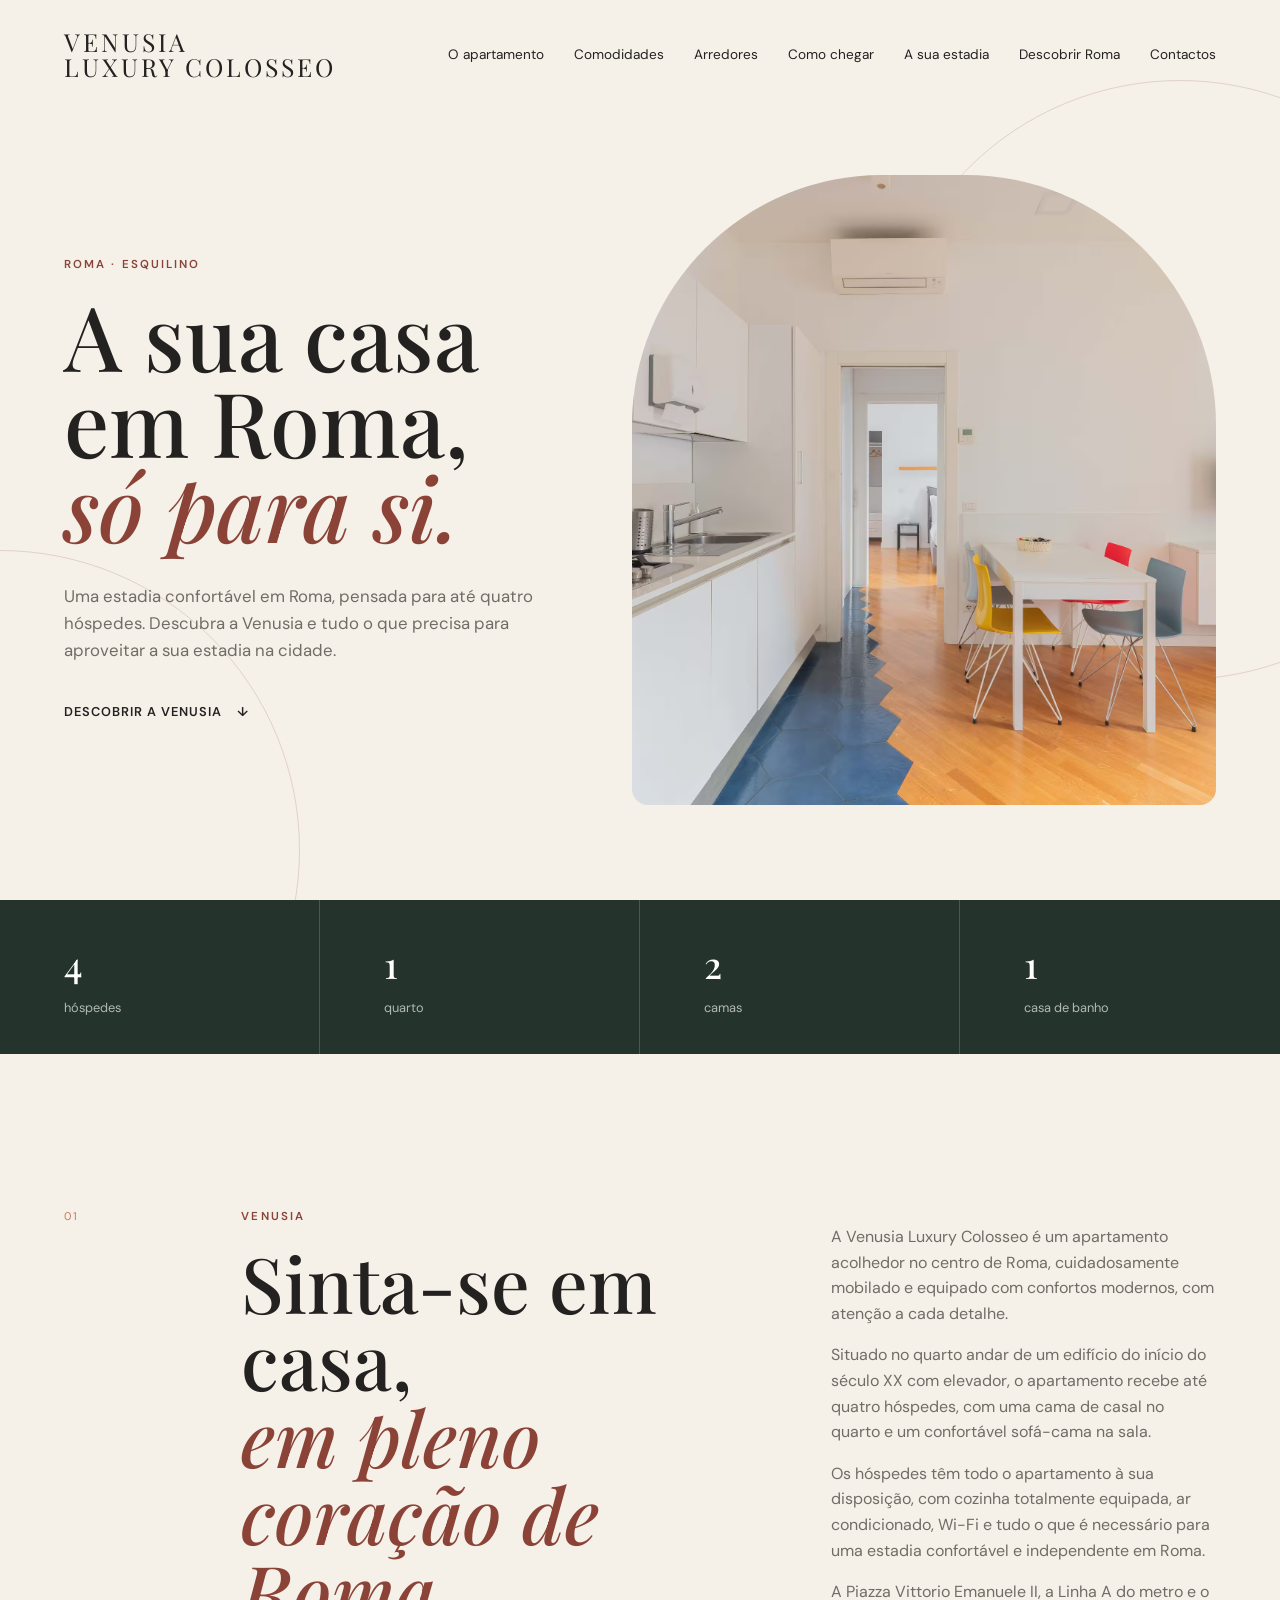
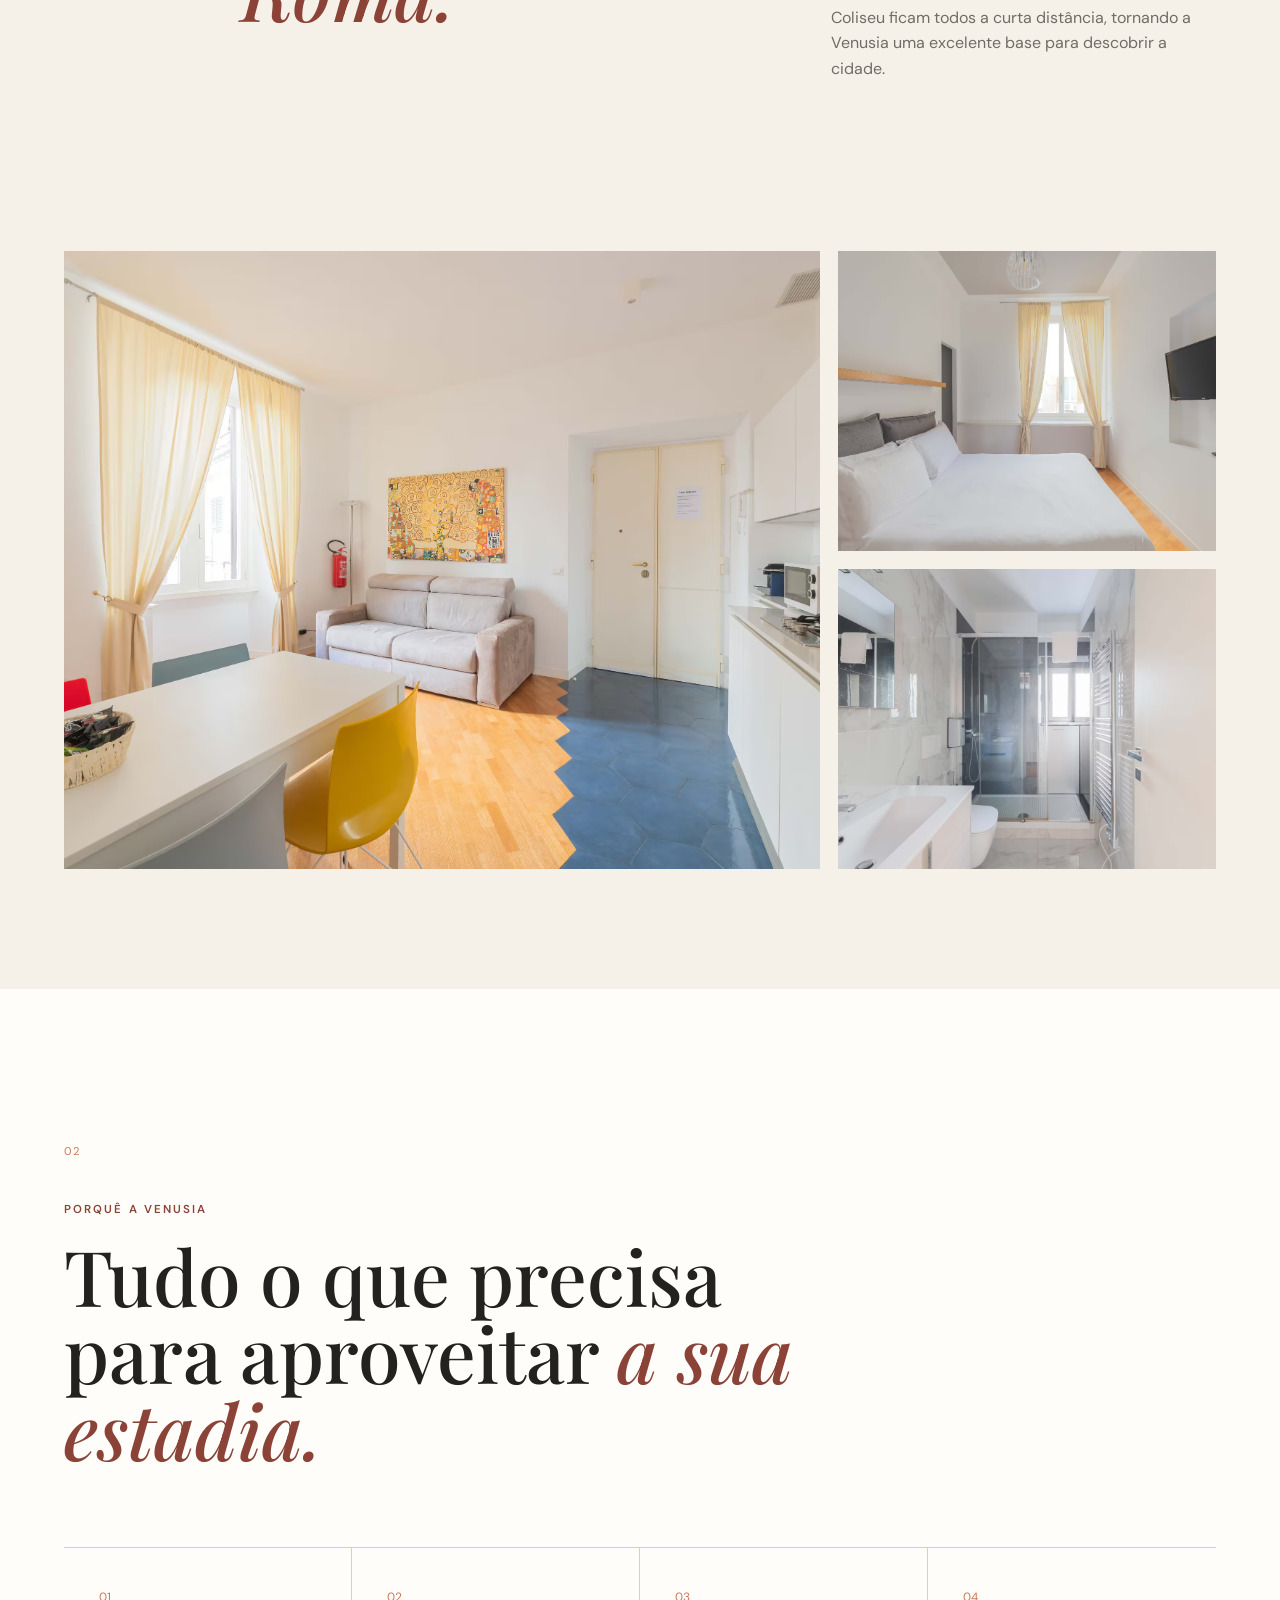
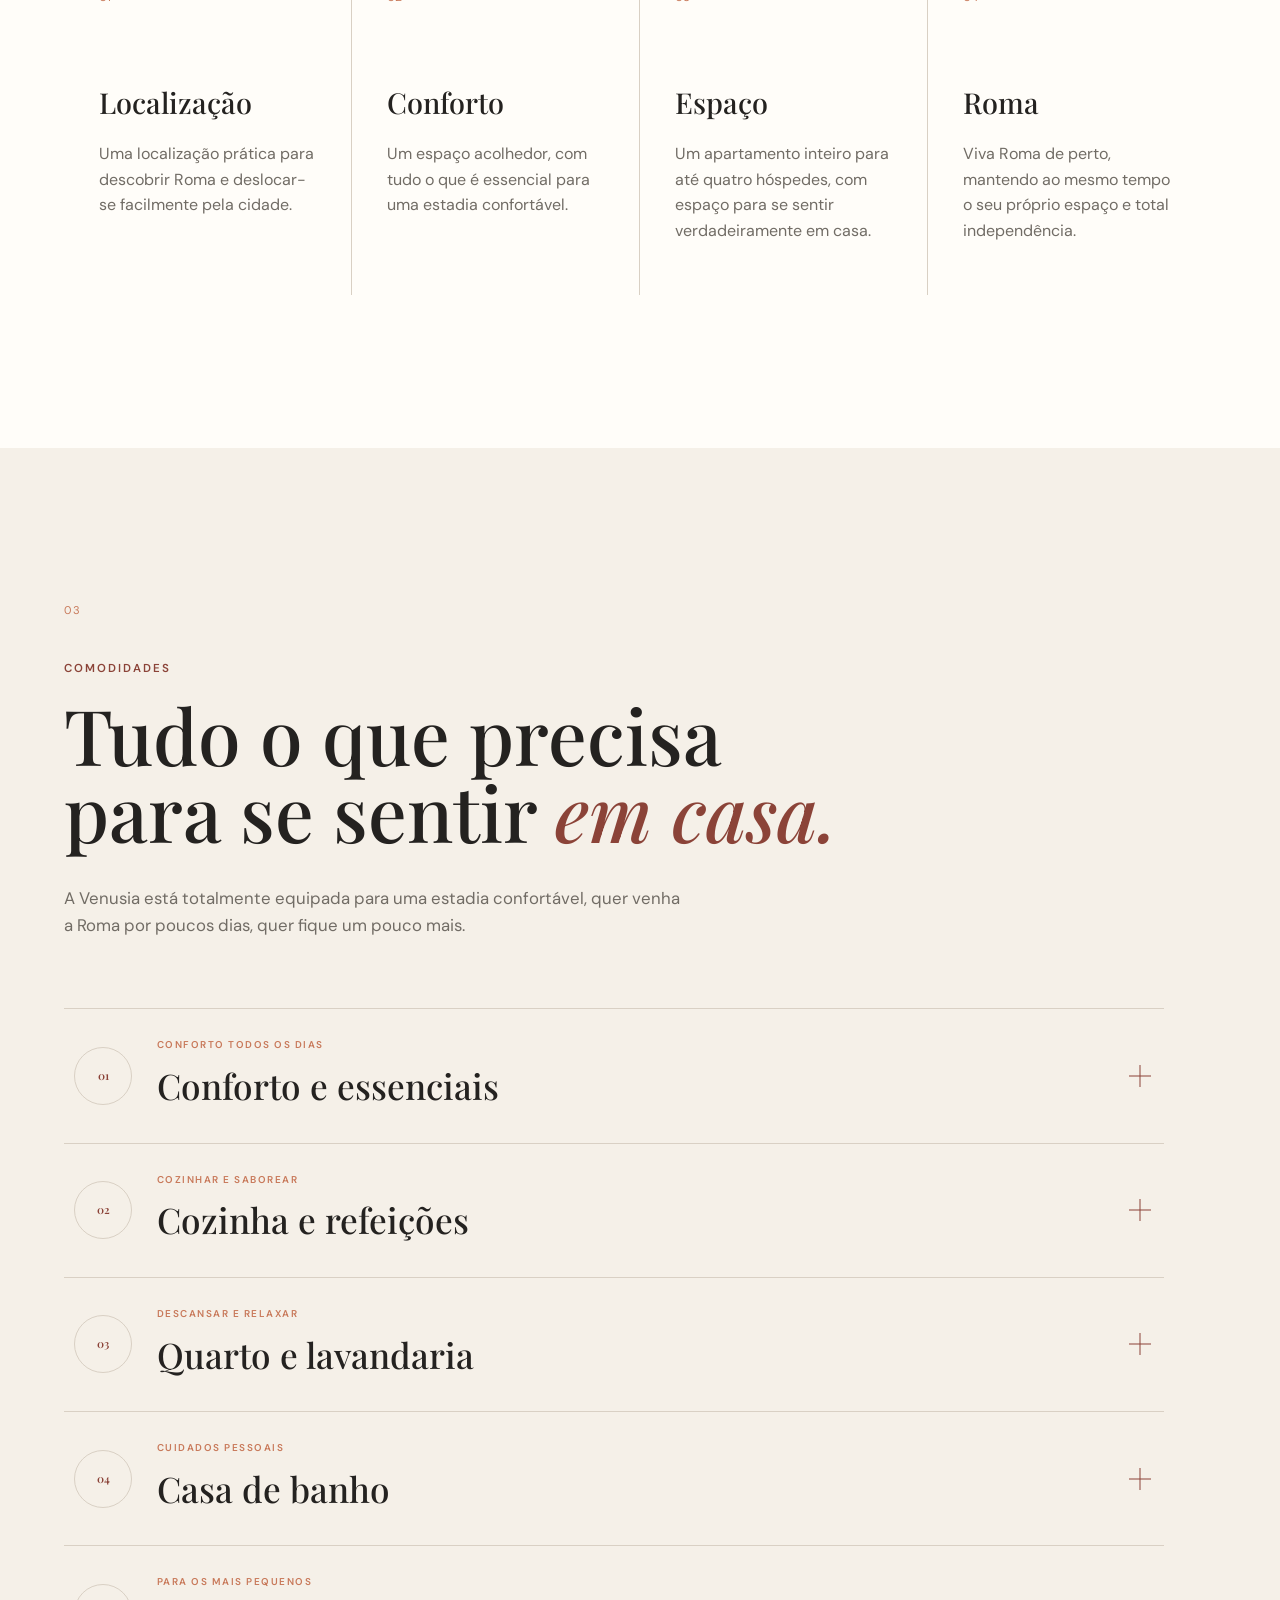
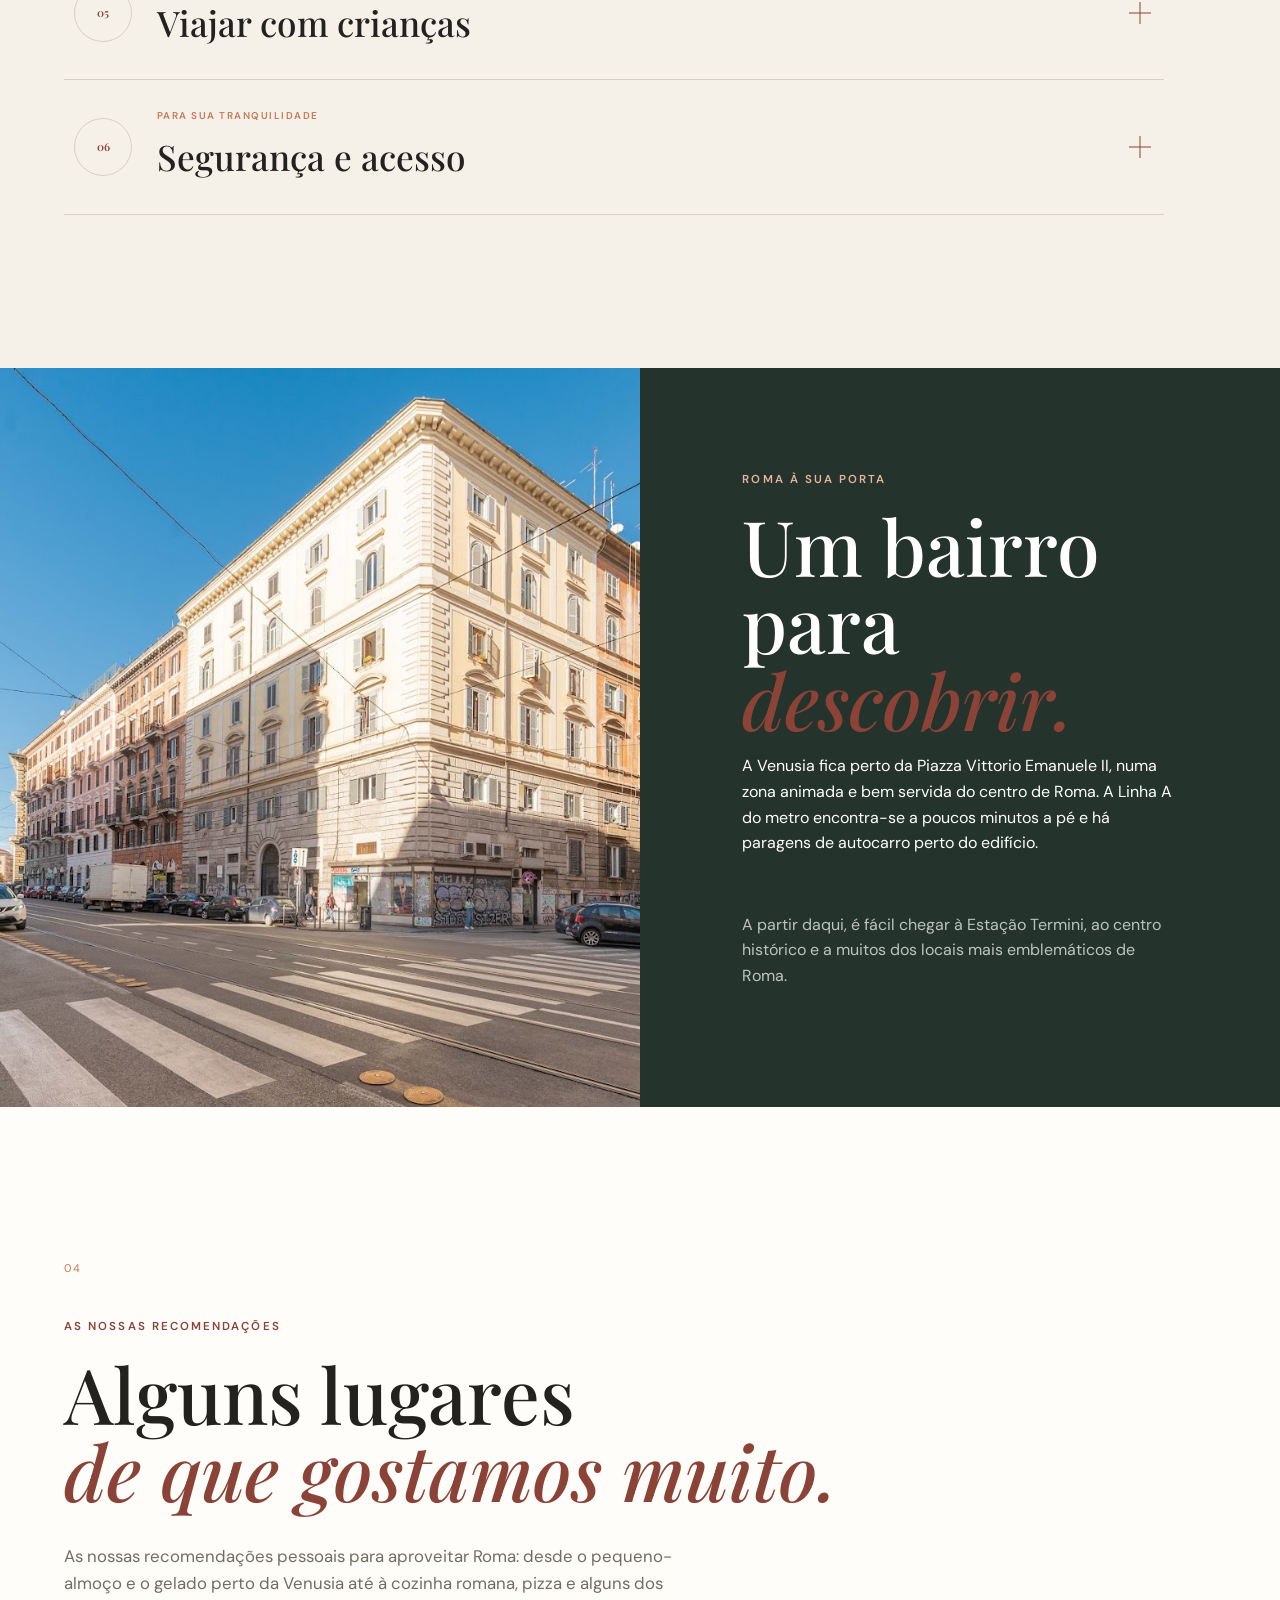
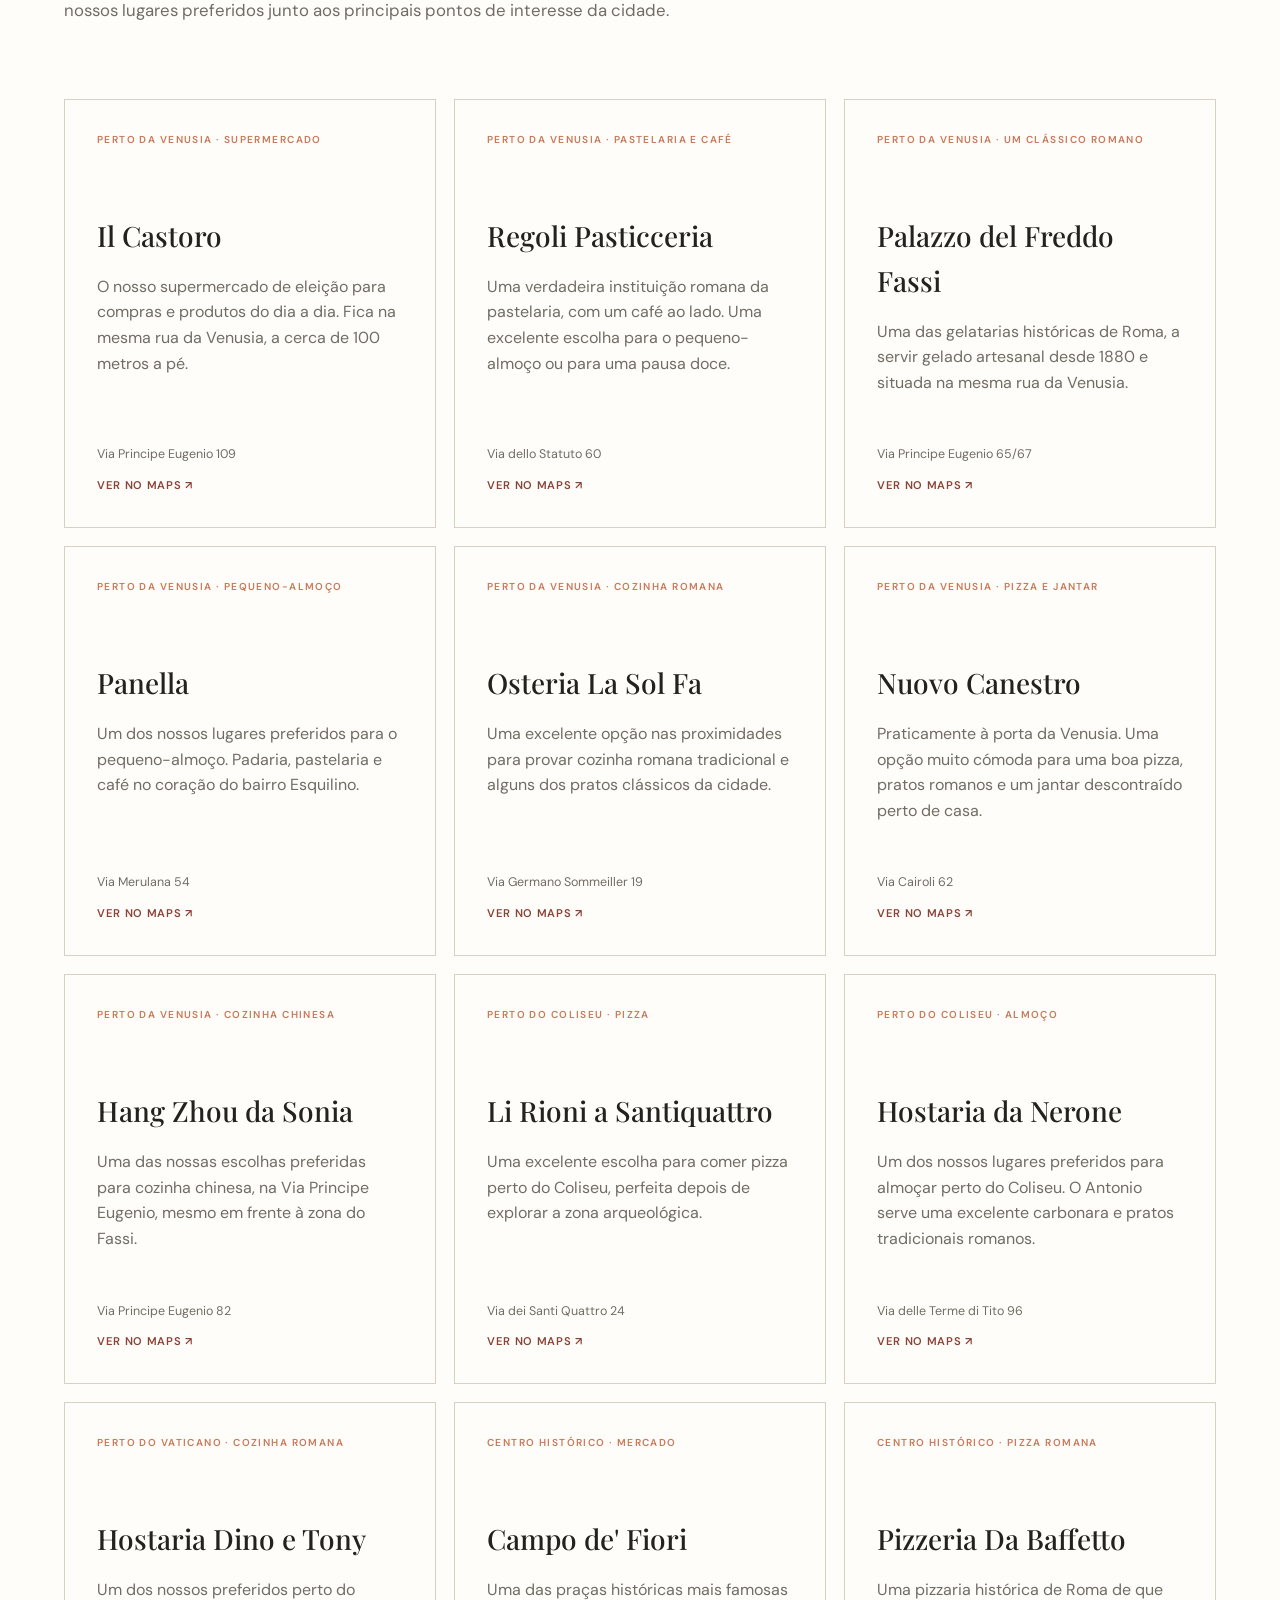
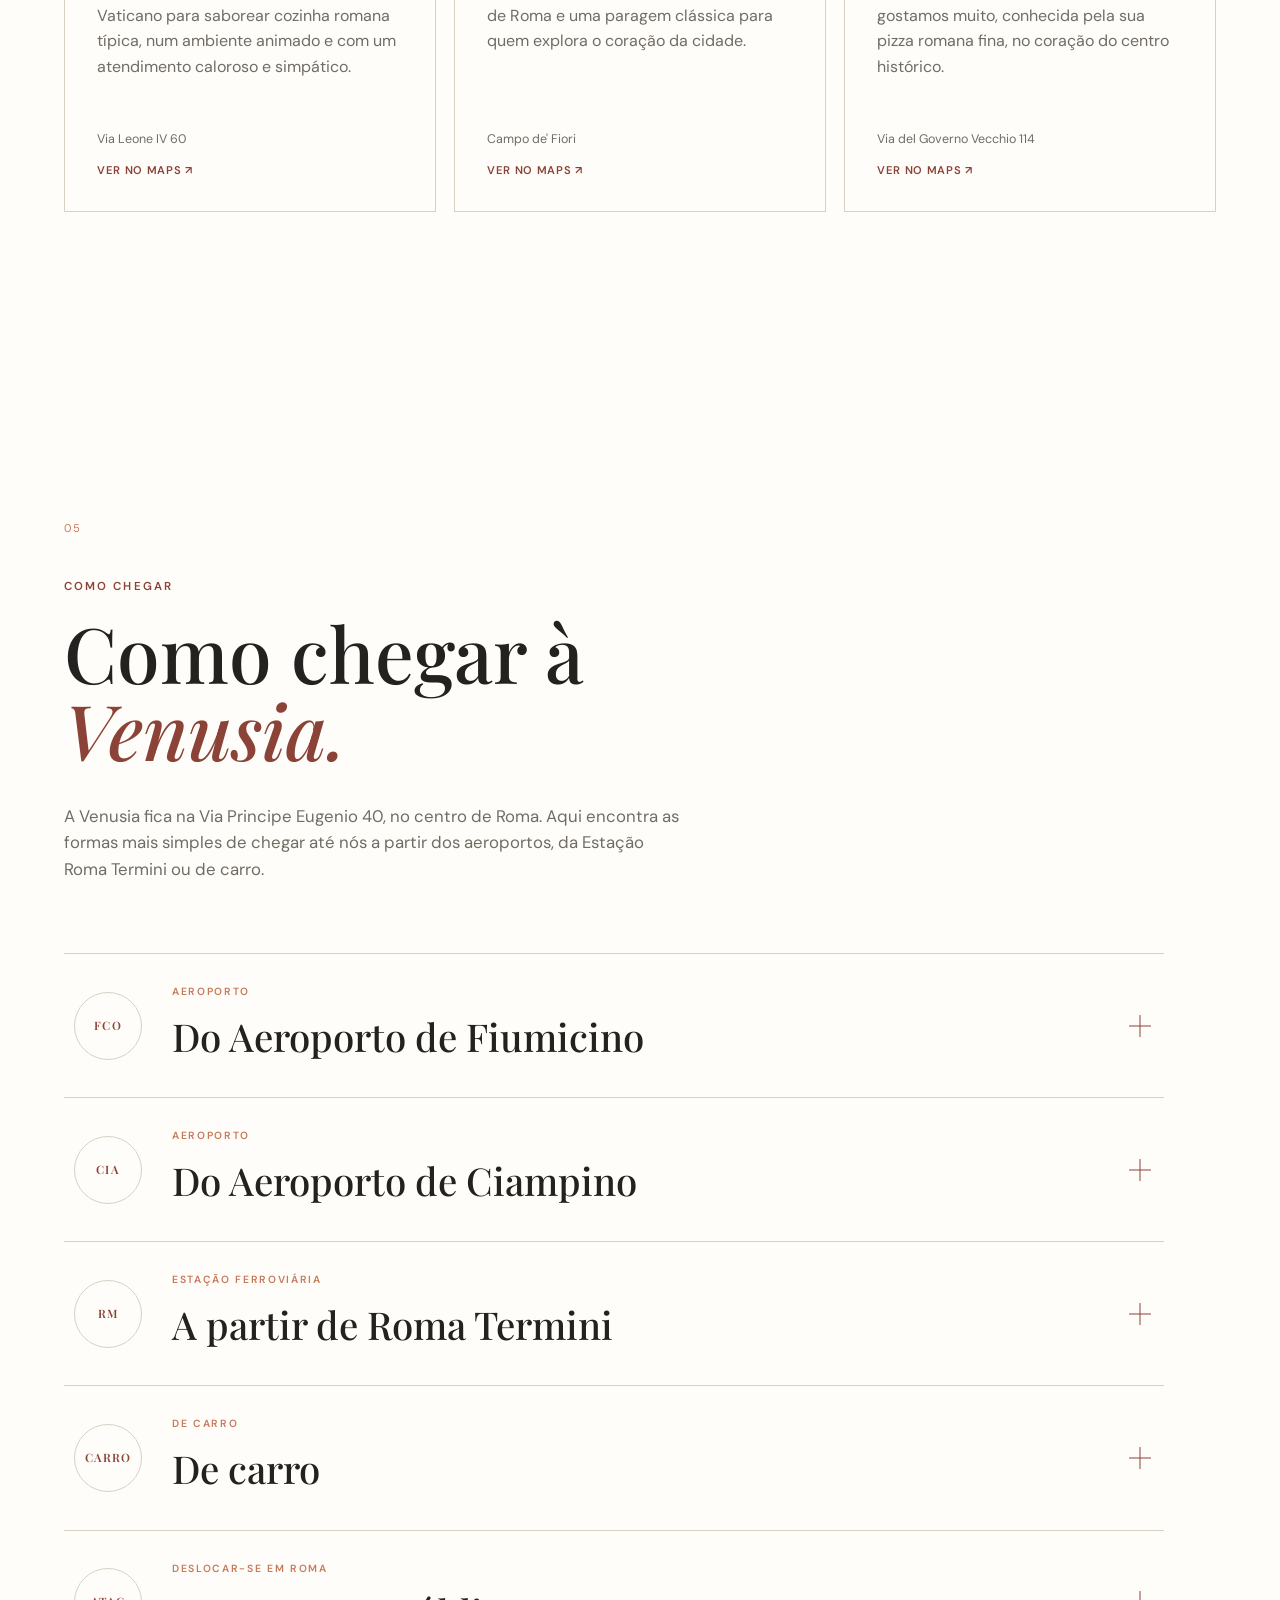
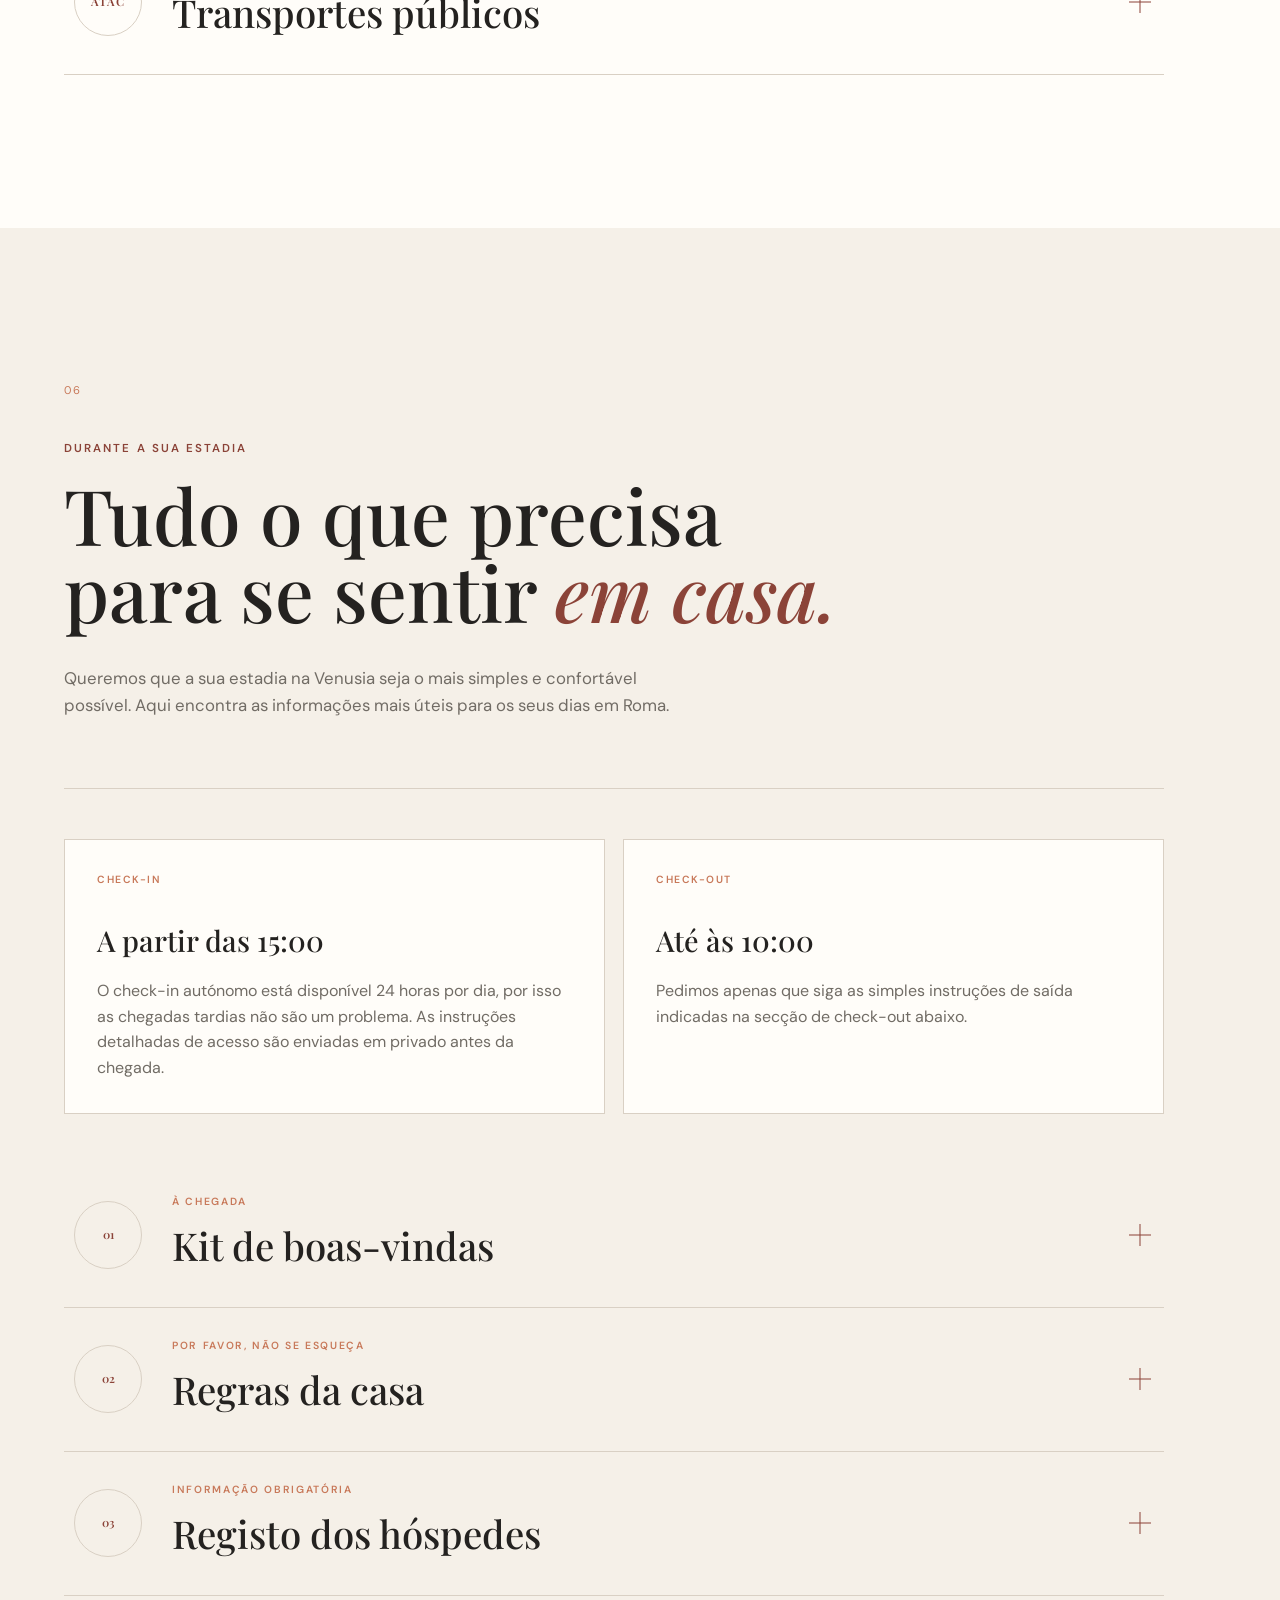
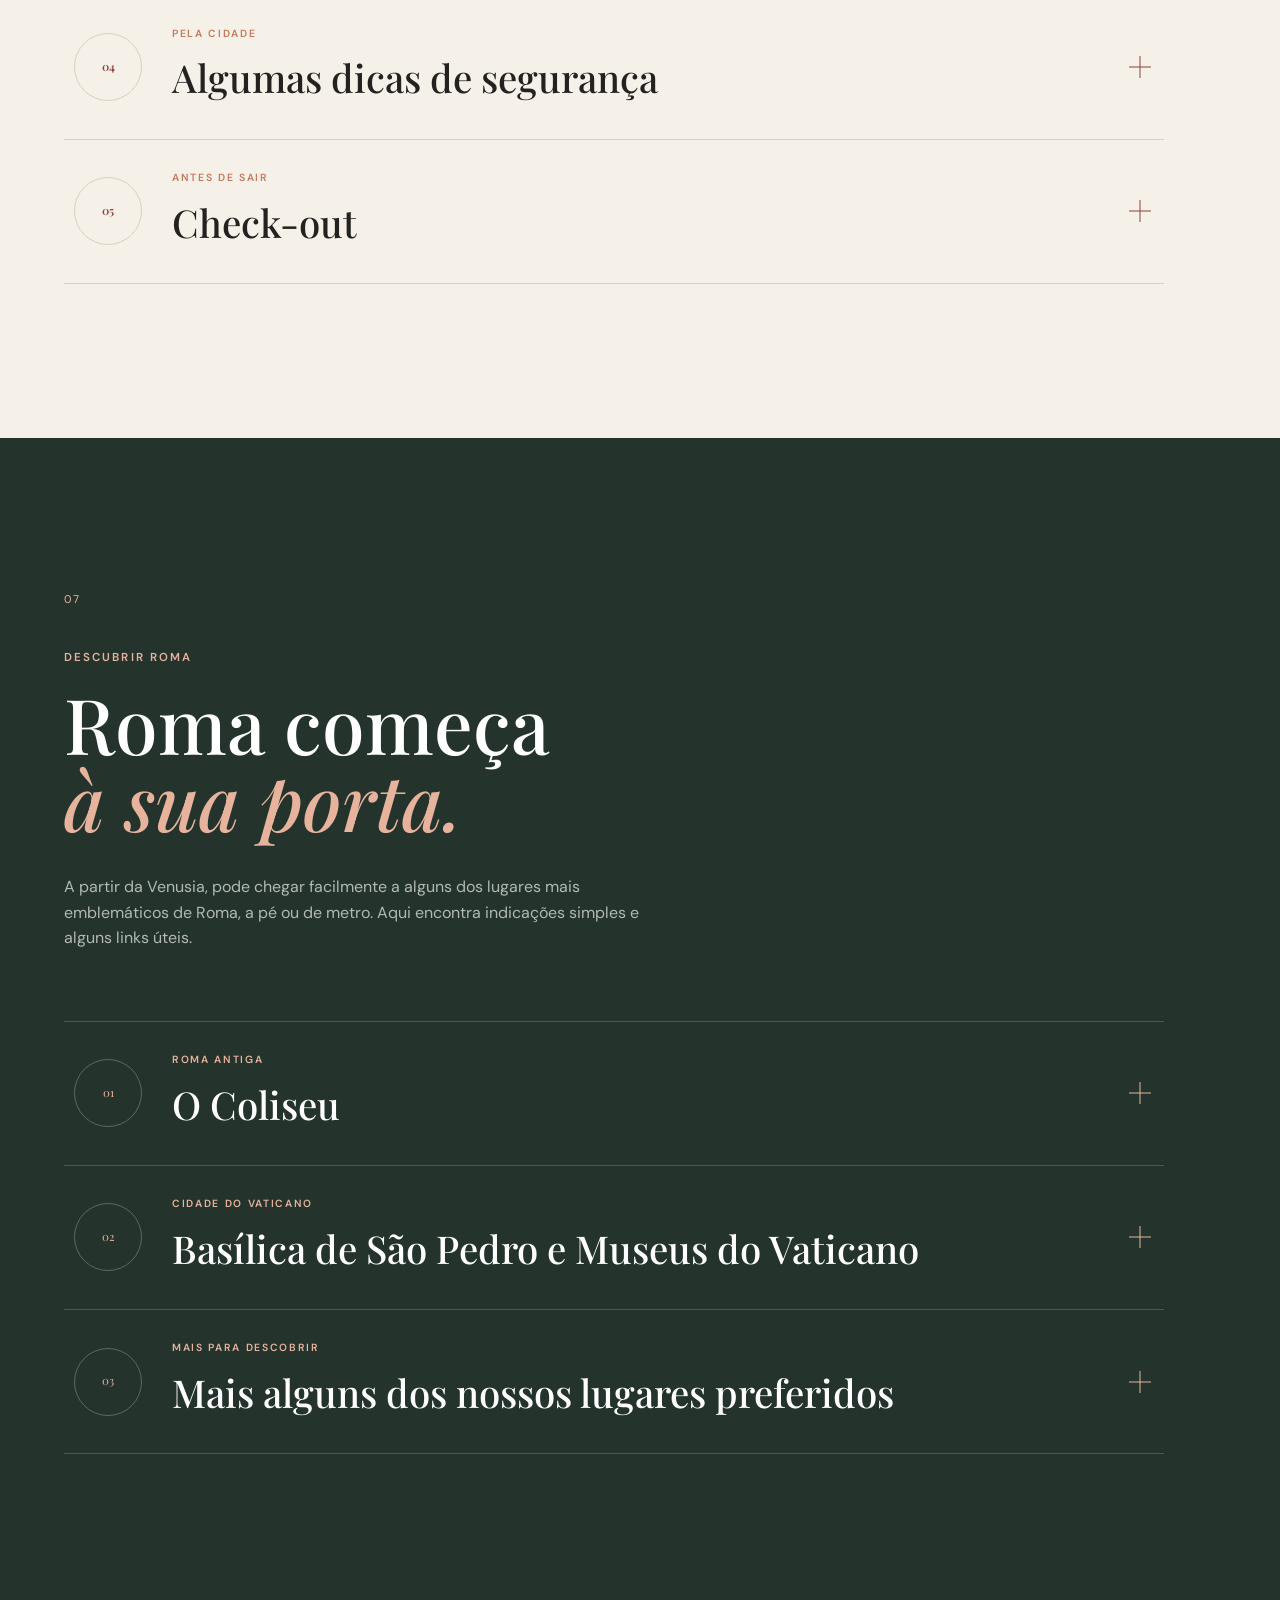
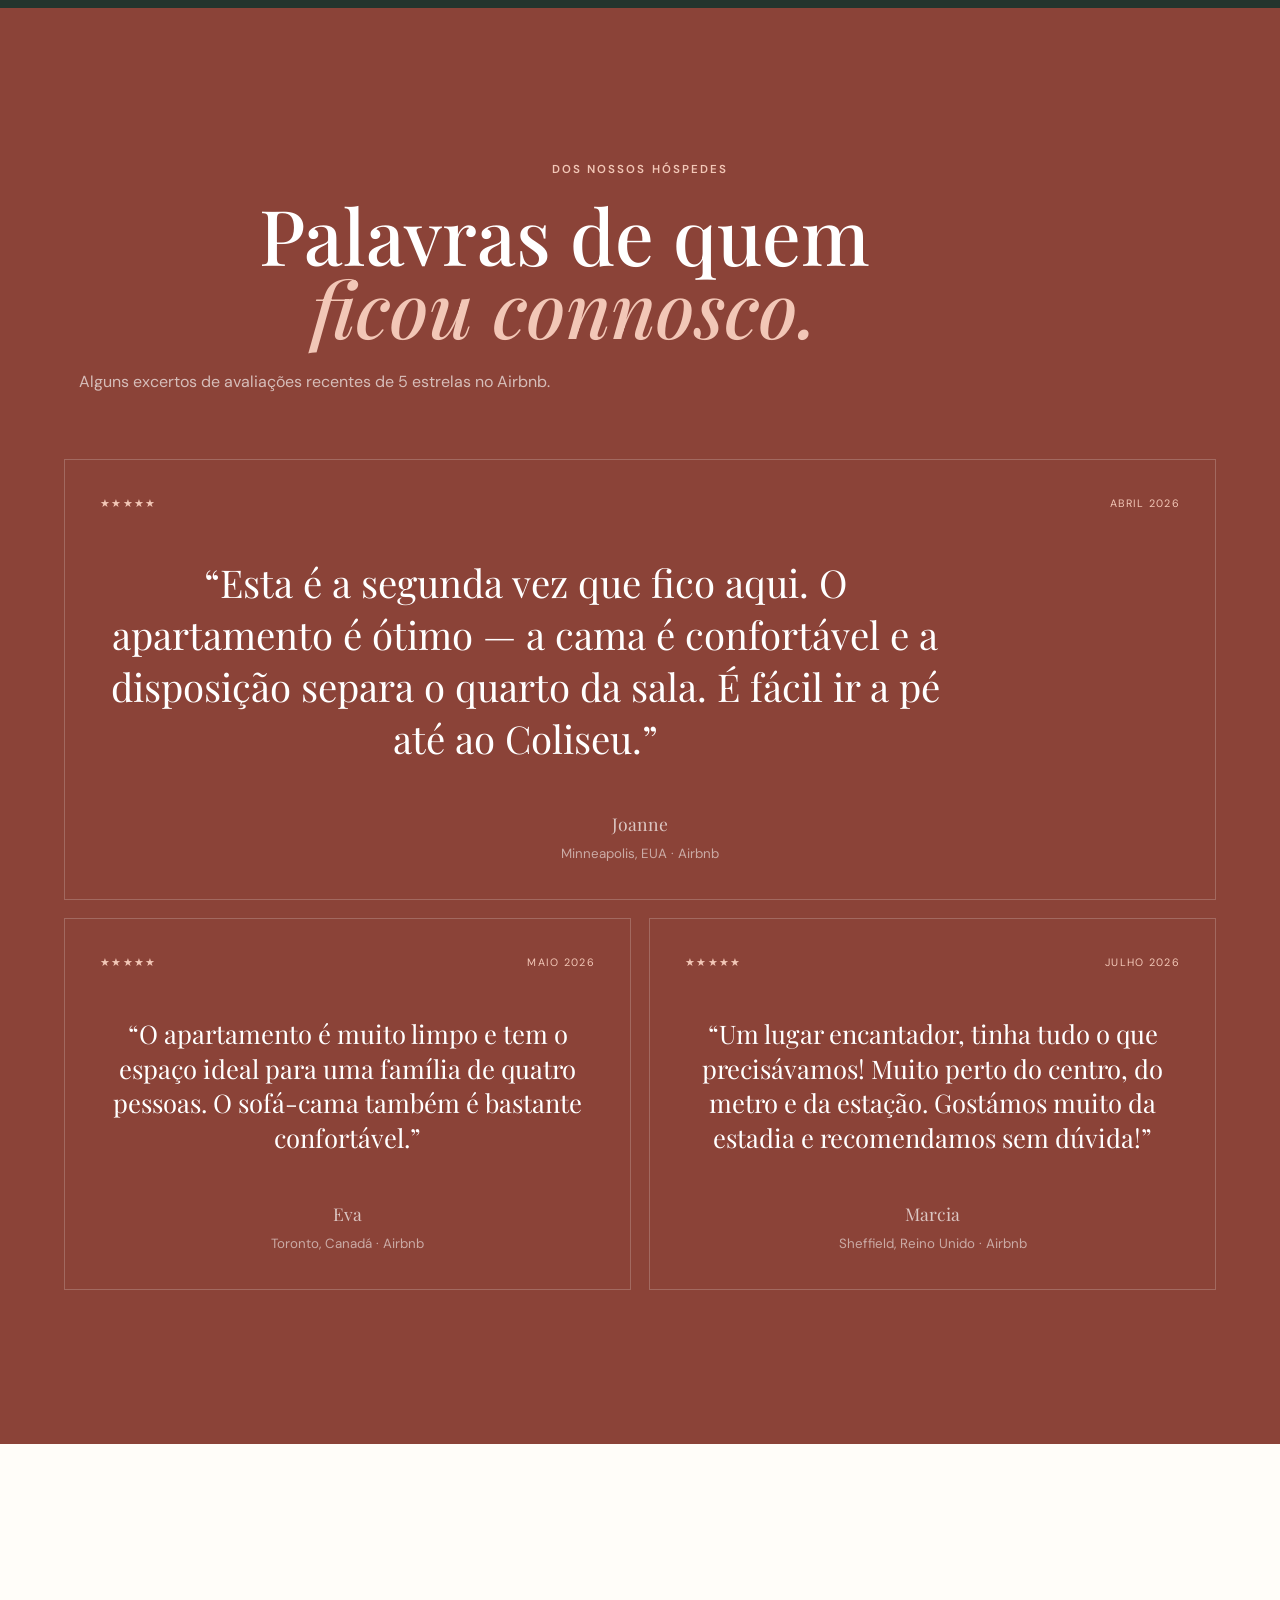
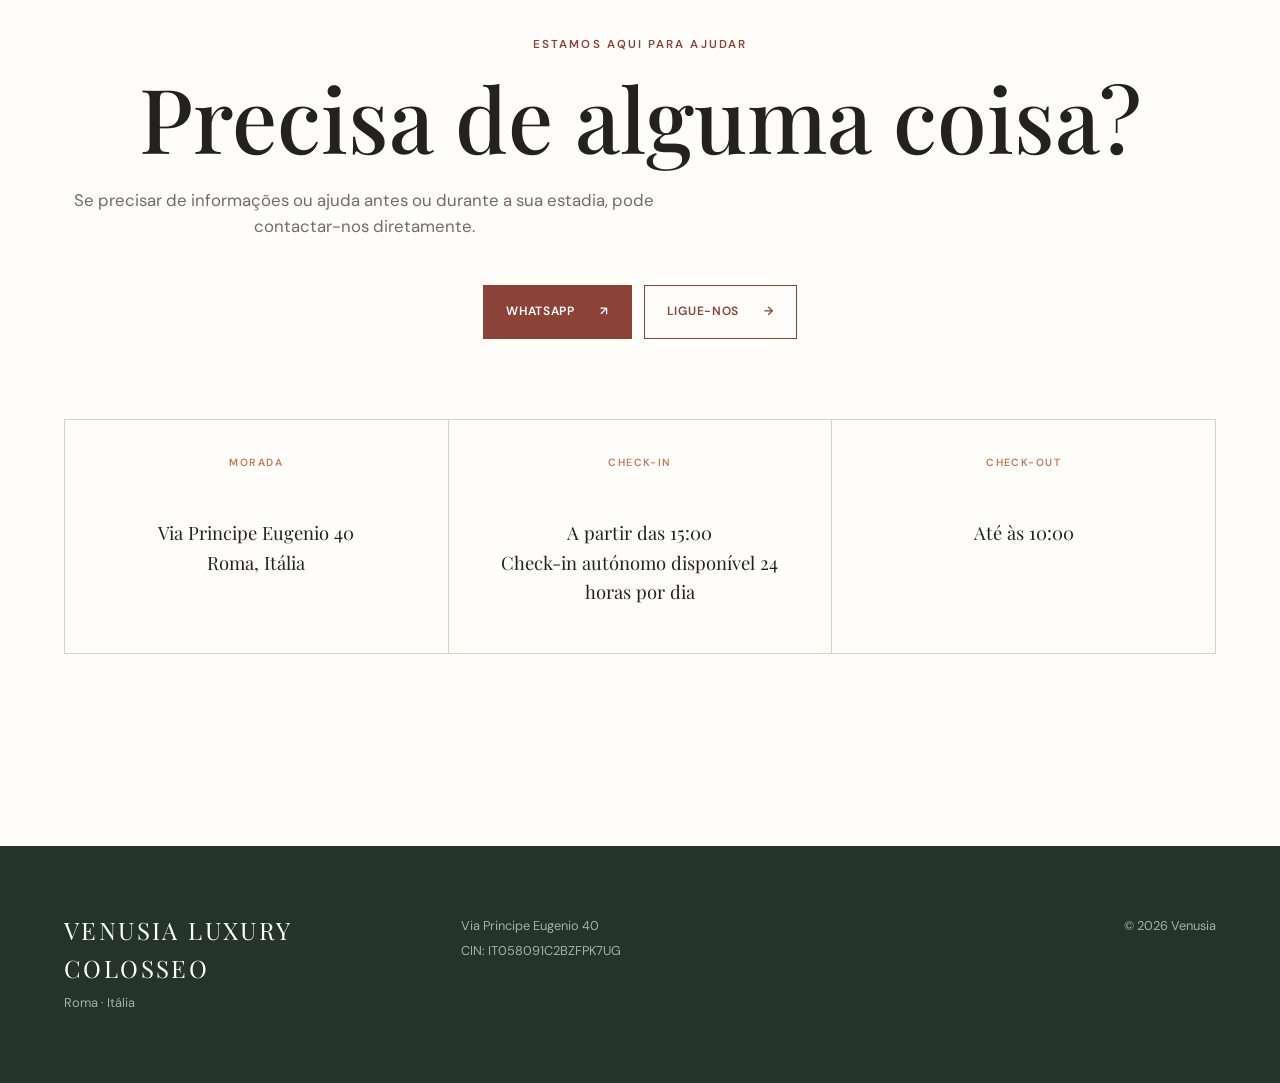
<file: pt/index.html>
<!DOCTYPE html>

<html lang="pt-PT">
<head>
<meta charset="utf-8"/>
<meta content="width=device-width, initial-scale=1.0" name="viewport"/>
<title>Venusia Luxury Colosseo | Roma</title>
<!-- FAVICON -->
<link href="/favicon.ico?v=4" rel="icon" type="image/x-icon"/>
<link href="/apple-touch-icon.png?v=4" rel="apple-touch-icon" sizes="180x180"/>
<!-- SOCIAL PREVIEW -->
<meta content="Venusia Luxury Colosseo | Roma" property="og:title"/>
<meta content="Um apartamento acolhedor no centro de Roma para até quatro hóspedes, perto do Coliseu e da Linha A do metro." property="og:description"/>
<meta content="https://venusia-luxury-colosseo.pages.dev/assets/images/venusia-social-preview.jpg?v=3" property="og:image"/>
<meta content="https://venusia-luxury-colosseo.pages.dev/assets/images/venusia-social-preview.jpg?v=3" property="og:image:secure_url"/>
<meta content="image/jpeg" property="og:image:type"/>
<meta content="Sala da Venusia Luxury Colosseo em Roma" property="og:image:alt"/>
<meta content="pt_PT" property="og:locale"/>
<meta content="https://venusia-luxury-colosseo.pages.dev/pt/" property="og:url"/>
<meta content="website" property="og:type"/>
<meta content="Venusia Luxury Colosseo" property="og:site_name"/>
<!-- X / TWITTER / OTHER SOCIAL -->
<meta content="summary_large_image" name="twitter:card"/>
<meta content="Venusia Luxury Colosseo | Roma" name="twitter:title"/>
<meta content="Um apartamento acolhedor no centro de Roma para até quatro hóspedes, perto do Coliseu e da Linha A do metro." name="twitter:description"/>
<meta content="https://venusia-luxury-colosseo.pages.dev/assets/images/venusia-social-preview.jpg?v=3" name="twitter:image"/>
<!-- BROWSER COLOR -->
<meta content="#8b4338" name="theme-color"/>
<meta content="Venusia Luxury Colosseo, um apartamento acolhedor no centro de Roma para até quatro hóspedes, perto do Coliseu e da Linha A do metro." name="description"/>
<link href="https://fonts.googleapis.com" rel="preconnect"/>
<link crossorigin="" href="https://fonts.gstatic.com" rel="preconnect"/>
<link href="https://fonts.googleapis.com/css2?family=DM+Sans:wght@400;500;600&amp;family=Playfair+Display:ital,wght@0,500;0,600;1,500&amp;display=swap" rel="stylesheet"/>
<link href="/css/style.css" rel="stylesheet"/>
</head>
<body>
<!-- HEADER -->
<header class="site-header">
<a class="logo" href="#top">
            VENUSIA
<span class="brand-subtitle">LUXURY COLOSSEO</span>
</a>
<nav class="desktop-nav">
<a href="#casa">O apartamento</a>
<a href="#servizi">Comodidades</a>
<a href="#around-venusia">Arredores</a>
<a href="#getting-here">Como chegar</a>
<a href="#during-stay">A sua estadia</a>
<a href="#explore-rome">Descobrir Roma</a>
<a href="#contatti">Contactos</a>
</nav>
<button aria-label="Abrir menu" class="menu-button" id="menu-button">
<span></span>
<span></span>
</button>
</header>
<!-- MENU MOBILE -->
<div class="mobile-menu" id="mobile-menu">
<nav>
<a href="#casa">O apartamento</a>
<a href="#servizi">Comodidades</a>
<a href="#around-venusia">Nos arredores da Venusia</a>
<a href="#getting-here">Como chegar à Venusia</a>
<a href="#during-stay">Durante a sua estadia</a>
<a href="#explore-rome">Descobrir Roma</a>
<a href="#reviews">Avaliações</a>
<a href="#contatti">Contactos</a>
</nav>
</div>
<main id="top">
<!-- HERO -->
<section class="hero">
<div class="hero-decoration hero-decoration-one"></div>
<div class="hero-decoration hero-decoration-two"></div>
<div class="hero-content">
<p class="eyebrow">
                      ROMA · ESQUILINO
                </p>
<h1>
                   A sua casa em Roma,<br/>
<em>só para si.</em>
</h1>
<p class="hero-description">
    Uma estadia confortável em Roma, pensada para até quatro hóspedes. Descubra a Venusia e tudo o que precisa para aproveitar a sua estadia na cidade.
</p>
<a class="text-link" href="#casa">
                    Descobrir a Venusia
                    <span>↓</span>
</a>
</div>
<div class="hero-image">
<img alt="Quarto do apartamento Venusia em Roma" src="/assets/images/venusia-hero-bedroom.jpg.avif"/>
</div>
</section>
<!-- DATI RAPIDI -->
<section class="facts">
<div>
<strong>4</strong>
<span>hóspedes</span>
</div>
<div>
<strong>1</strong>
<span>quarto</span>
</div>
<div>
<strong>2</strong>
<span>camas</span>
</div>
<div>
<strong>1</strong>
<span>casa de banho</span>
</div>
</section>
<!-- LA CASA -->
<section class="section intro-section" id="casa">
<div class="section-number">
                01
            </div>
<div class="section-heading">
<p class="eyebrow">
                    VENUSIA
                </p>
<h2>
    Sinta-se em casa,<br/>
<em>em pleno coração de Roma.</em>
</h2>
</div>
<div class="intro-text">
<p>
        A Venusia Luxury Colosseo é um apartamento acolhedor no centro de Roma, cuidadosamente mobilado e equipado com confortos modernos, com atenção a cada detalhe.
    </p>
<p>
        Situado no quarto andar de um edifício do início do século XX com elevador, o apartamento recebe até quatro hóspedes, com uma cama de casal no quarto e um confortável sofá-cama na sala.
    </p>
<p>
        Os hóspedes têm todo o apartamento à sua disposição, com cozinha totalmente equipada, ar condicionado, Wi-Fi e tudo o que é necessário para uma estadia confortável e independente em Roma.
    </p>
<p>
        A Piazza Vittorio Emanuele II, a Linha A do metro e o Coliseu ficam todos a curta distância, tornando a Venusia uma excelente base para descobrir a cidade.
    </p>
</div>
</section>
<!-- GALLERIA -->
<section class="gallery-section">
<div class="gallery-main">
<img alt="Sala e cozinha do apartamento Venusia em Roma" src="/assets/images/venusia-living-room.jpg.avif"/>
</div>
<div class="gallery-small">
<img alt="Quarto do apartamento Venusia em Roma" src="/assets/images/venusia-bedroom-wide.jpg.avif"/>
</div>
<div class="gallery-small">
<img alt="Casa de banho e duche espaçoso do apartamento Venusia em Roma" src="/assets/images/venusia-bathroom.jpg.avif"/>
</div>
</section>
<!-- PERCHÉ VENUSIA -->
<section class="section advantages-section">
<div class="section-number">
                02
            </div>
<div class="section-heading">
<p class="eyebrow">
    PORQUÊ A VENUSIA
</p>
<h2>
    Tudo o que precisa<br/>
    para aproveitar <em>a sua estadia.</em>
</h2>
</div>
<div class="advantages-grid">
<article class="advantage">
<span>01</span>
<h3>Localização</h3>
<p>
    Uma localização prática para descobrir Roma e deslocar-se facilmente pela cidade.
</p>
</article>
<article class="advantage">
<span>02</span>
<h3>Conforto</h3>
<p>
    Um espaço acolhedor, com tudo o que é essencial para uma estadia confortável.
</p>
</article>
<article class="advantage">
<span>03</span>
<h3>Espaço</h3>
<p>
    Um apartamento inteiro para até quatro hóspedes, com espaço para se sentir verdadeiramente em casa.
</p>
</article>
<article class="advantage">
<span>04</span>
<h3>Roma</h3>
<p>
    Viva Roma de perto, mantendo ao mesmo tempo o seu próprio espaço e total independência.
</p>
</article>
</div>
</section>
<!-- AMENITIES -->
<section class="section services-section" id="servizi">
<div class="section-number">
        03
    </div>
<div class="section-heading">
<p class="eyebrow">
            COMODIDADES
        </p>
<h2>
            Tudo o que precisa<br/>
            para se sentir <em>em casa.</em>
</h2>
<p class="amenities-intro">
            A Venusia está totalmente equipada para uma estadia confortável, quer venha a Roma por poucos dias, quer fique um pouco mais.
        </p>
</div>
<div class="amenities-list">
<!-- COMFORT -->
<details class="amenity-group">
<summary>
<div>
<span class="amenity-number">
                        01
                    </span>
<div>
<span class="amenity-small-title">
                            CONFORTO TODOS OS DIAS
                        </span>
<h3>
                            Conforto e essenciais
                        </h3>
</div>
</div>
<span class="amenity-plus"></span>
</summary>
<div class="amenity-content">
<div>Wi-Fi</div>
<div>Ar condicionado</div>
<div>Aquecimento</div>
<div>Smart TV de 32 polegadas</div>
<div>Espaço de trabalho dedicado</div>
<div>Cofre</div>
<div>Elevador</div>
<div>Água quente contínua</div>
</div>
</details>
<!-- KITCHEN -->
<details class="amenity-group">
<summary>
<div>
<span class="amenity-number">
                        02
                    </span>
<div>
<span class="amenity-small-title">
                            COZINHAR E SABOREAR
                        </span>
<h3>
                            Cozinha e refeições
                        </h3>
</div>
</div>
<span class="amenity-plus"></span>
</summary>
<div class="amenity-content">
<div>Cozinha totalmente equipada</div>
<div>Frigorífico e congelador</div>
<div>Micro-ondas</div>
<div>Máquina de lavar loiça</div>
<div>Placa</div>
<div>Máquina de café Nespresso</div>
<div>Chaleira</div>
<div>Torradeira</div>
<div>Tachos e frigideiras</div>
<div>Óleo, sal e pimenta</div>
<div>Loiça e talheres</div>
<div>Mesa de refeições</div>
</div>
</details>
<!-- BEDROOM -->
<details class="amenity-group">
<summary>
<div>
<span class="amenity-number">
                        03
                    </span>
<div>
<span class="amenity-small-title">
                            DESCANSAR E RELAXAR
                        </span>
<h3>
                            Quarto e lavandaria
                        </h3>
</div>
</div>
<span class="amenity-plus"></span>
</summary>
<div class="amenity-content">
<div>Roupa de cama</div>
<div>Toalhas</div>
<div>Almofadas e cobertores extra</div>
<div>Roupeiro e gavetas</div>
<div>Cabides</div>
<div>Máquina de lavar roupa</div>
<div>Ferro de engomar</div>
</div>
</details>
<!-- BATHROOM -->
<details class="amenity-group">
<summary>
<div>
<span class="amenity-number">
                        04
                    </span>
<div>
<span class="amenity-small-title">
                            CUIDADOS PESSOAIS
                        </span>
<h3>
                            Casa de banho
                        </h3>
</div>
</div>
<span class="amenity-plus"></span>
</summary>
<div class="amenity-content">
<div>Duche espaçoso</div>
<div>Secador de cabelo</div>
<div>Champô</div>
<div>Sabonete para o corpo</div>
<div>Gel de banho</div>
<div>Papel higiénico</div>
<div>Produtos de limpeza</div>
</div>
</details>
<!-- FAMILY -->
<details class="amenity-group">
<summary>
<div>
<span class="amenity-number">
                        05
                    </span>
<div>
<span class="amenity-small-title">
                            PARA OS MAIS PEQUENOS
                        </span>
<h3>
                            Viajar com crianças
                        </h3>
</div>
</div>
<span class="amenity-plus"></span>
</summary>
<div class="amenity-content">
<div>Berço disponível mediante pedido</div>
<div>Berço de viagem disponível mediante pedido</div>
<div>Cadeira alta</div>
<div>Roupa de cama incluída</div>
</div>
</details>
<!-- SAFETY -->
<details class="amenity-group">
<summary>
<div>
<span class="amenity-number">
                        06
                    </span>
<div>
<span class="amenity-small-title">
                            PARA SUA TRANQUILIDADE
                        </span>
<h3>
                            Segurança e acesso
                        </h3>
</div>
</div>
<span class="amenity-plus"></span>
</summary>
<div class="amenity-content">
<div>Detetor de monóxido de carbono</div>
<div>Extintor</div>
<div>Kit de primeiros socorros</div>
<div>Check-in autónomo</div>
<div>Fechadura inteligente</div>
<div>Elevador</div>
<div>Estacionamento pago nas proximidades</div>
</div>
</details>
</div>
</section>
<!-- QUARTIERE -->
<section class="neighbourhood-section" id="quartiere">
<div class="neighbourhood-image">
<img alt="O bairro em redor da Venusia Luxury Colosseo em Roma" src="/assets/images/venusia-neighborhood.jpg"/>
</div>
<div class="neighbourhood-content">
<p class="eyebrow">
    ROMA À SUA PORTA
</p>
<h2>
    Um bairro<br/>
    para <em>descobrir.</em>
</h2>
<p>
    A Venusia fica perto da Piazza Vittorio Emanuele II, numa zona animada e bem servida do centro de Roma. A Linha A do metro encontra-se a poucos minutos a pé e há paragens de autocarro perto do edifício.
</p>
<p>
    A partir daqui, é fácil chegar à Estação Termini, ao centro histórico e a muitos dos locais mais emblemáticos de Roma.
</p>
</div>
</section>
<!-- AROUND VENUSIA -->
<section class="section around-section" id="around-venusia">
<div class="section-number">
        04
    </div>
<div class="section-heading around-heading">
<p class="eyebrow">
            AS NOSSAS RECOMENDAÇÕES
        </p>
<h2>
            Alguns lugares<br/>
<em>de que gostamos muito.</em>
</h2>
<p class="around-intro">
            As nossas recomendações pessoais para aproveitar Roma: desde o pequeno-almoço e o gelado perto da Venusia até à cozinha romana, pizza e alguns dos nossos lugares preferidos junto aos principais pontos de interesse da cidade.
        </p>
</div>
<div class="around-grid">
<!-- IL CASTORO -->
<a class="around-card" href="https://www.google.com/maps/search/?api=1&amp;query=Il+Castoro+Supermercati+Via+Principe+Eugenio+109+Roma" rel="noopener noreferrer" target="_blank">
<span class="around-card-type">
                PERTO DA VENUSIA · SUPERMERCADO
            </span>
<h3>
                Il Castoro
            </h3>
<p>
                O nosso supermercado de eleição para compras e produtos do dia a dia. Fica na mesma rua da Venusia, a cerca de 100 metros a pé.
            </p>
<span class="around-address">
                Via Principe Eugenio 109
            </span>
<span class="around-link">
                Ver no Maps ↗
            </span>
</a>
<!-- REGOLI -->
<a class="around-card" href="https://www.google.com/maps/search/?api=1&amp;query=Regoli+Pasticceria+Via+dello+Statuto+60+Roma" rel="noopener noreferrer" target="_blank">
<span class="around-card-type">
                PERTO DA VENUSIA · PASTELARIA E CAFÉ
            </span>
<h3>
                Regoli Pasticceria
            </h3>
<p>
                Uma verdadeira instituição romana da pastelaria, com um café ao lado. Uma excelente escolha para o pequeno-almoço ou para uma pausa doce.
            </p>
<span class="around-address">
                Via dello Statuto 60
            </span>
<span class="around-link">
                Ver no Maps ↗
            </span>
</a>
<!-- FASSI -->
<a class="around-card" href="https://www.google.com/maps/search/?api=1&amp;query=Palazzo+del+Freddo+Fassi+Via+Principe+Eugenio+65+Roma" rel="noopener noreferrer" target="_blank">
<span class="around-card-type">
                PERTO DA VENUSIA · UM CLÁSSICO ROMANO
            </span>
<h3>
                Palazzo del Freddo Fassi
            </h3>
<p>
                Uma das gelatarias históricas de Roma, a servir gelado artesanal desde 1880 e situada na mesma rua da Venusia.
            </p>
<span class="around-address">
                Via Principe Eugenio 65/67
            </span>
<span class="around-link">
                Ver no Maps ↗
            </span>
</a>
<!-- PANELLA -->
<a class="around-card" href="https://www.google.com/maps/search/?api=1&amp;query=Panella+Via+Merulana+54+Roma" rel="noopener noreferrer" target="_blank">
<span class="around-card-type">
                PERTO DA VENUSIA · PEQUENO-ALMOÇO
            </span>
<h3>
                Panella
            </h3>
<p>
                Um dos nossos lugares preferidos para o pequeno-almoço. Padaria, pastelaria e café no coração do bairro Esquilino.
            </p>
<span class="around-address">
                Via Merulana 54
            </span>
<span class="around-link">
                Ver no Maps ↗
            </span>
</a>
<!-- LA SOL FA -->
<a class="around-card" href="https://www.google.com/maps/search/?api=1&amp;query=Osteria+La+Sol+Fa+Via+Germano+Sommeiller+19+Roma" rel="noopener noreferrer" target="_blank">
<span class="around-card-type">
                PERTO DA VENUSIA · COZINHA ROMANA
            </span>
<h3>
                Osteria La Sol Fa
            </h3>
<p>
                Uma excelente opção nas proximidades para provar cozinha romana tradicional e alguns dos pratos clássicos da cidade.
            </p>
<span class="around-address">
                Via Germano Sommeiller 19
            </span>
<span class="around-link">
                Ver no Maps ↗
            </span>
</a>
<!-- NUOVO CANESTRO -->
<a class="around-card" href="https://www.google.com/maps/search/?api=1&amp;query=Ristorante+Nuovo+Canestro+Via+Cairoli+62+Roma" rel="noopener noreferrer" target="_blank">
<span class="around-card-type">
                PERTO DA VENUSIA · PIZZA E JANTAR
            </span>
<h3>
                Nuovo Canestro
            </h3>
<p>
                Praticamente à porta da Venusia. Uma opção muito cómoda para uma boa pizza, pratos romanos e um jantar descontraído perto de casa.
            </p>
<span class="around-address">
                Via Cairoli 62
            </span>
<span class="around-link">
                Ver no Maps ↗
            </span>
</a>
<!-- HANG ZHOU -->
<a class="around-card" href="https://www.google.com/maps/search/?api=1&amp;query=Hang+Zhou+da+Sonia+Via+Principe+Eugenio+82+Roma" rel="noopener noreferrer" target="_blank">
<span class="around-card-type">
                PERTO DA VENUSIA · COZINHA CHINESA
            </span>
<h3>
                Hang Zhou da Sonia
            </h3>
<p>
                Uma das nossas escolhas preferidas para cozinha chinesa, na Via Principe Eugenio, mesmo em frente à zona do Fassi.
            </p>
<span class="around-address">
                Via Principe Eugenio 82
            </span>
<span class="around-link">
                Ver no Maps ↗
            </span>
</a>
<!-- LI RIONI -->
<a class="around-card" href="https://www.google.com/maps/search/?api=1&amp;query=Li+Rioni+a+Santiquattro+Via+dei+Santi+Quattro+24+Roma" rel="noopener noreferrer" target="_blank">
<span class="around-card-type">
                PERTO DO COLISEU · PIZZA
            </span>
<h3>
                Li Rioni a Santiquattro
            </h3>
<p>
                Uma excelente escolha para comer pizza perto do Coliseu, perfeita depois de explorar a zona arqueológica.
            </p>
<span class="around-address">
                Via dei Santi Quattro 24
            </span>
<span class="around-link">
                Ver no Maps ↗
            </span>
</a>
<!-- HOSTARIA DA NERONE -->
<a class="around-card" href="https://www.google.com/maps/search/?api=1&amp;query=Hostaria+da+Nerone+Via+delle+Terme+di+Tito+96+Roma" rel="noopener noreferrer" target="_blank">
<span class="around-card-type">
                PERTO DO COLISEU · ALMOÇO
            </span>
<h3>
                Hostaria da Nerone
            </h3>
<p>
                Um dos nossos lugares preferidos para almoçar perto do Coliseu. O Antonio serve uma excelente carbonara e pratos tradicionais romanos.
            </p>
<span class="around-address">
                Via delle Terme di Tito 96
            </span>
<span class="around-link">
                Ver no Maps ↗
            </span>
</a>
<!-- DINO E TONY -->
<a class="around-card" href="https://www.google.com/maps/search/?api=1&amp;query=Hostaria+Dino+e+Tony+Via+Leone+IV+60+Roma" rel="noopener noreferrer" target="_blank">
<span class="around-card-type">
                PERTO DO VATICANO · COZINHA ROMANA
            </span>
<h3>
                Hostaria Dino e Tony
            </h3>
<p>
                Um dos nossos preferidos perto do Vaticano para saborear cozinha romana típica, num ambiente animado e com um atendimento caloroso e simpático.
            </p>
<span class="around-address">
                Via Leone IV 60
            </span>
<span class="around-link">
                Ver no Maps ↗
            </span>
</a>
<!-- CAMPO DE' FIORI -->
<a class="around-card" href="https://www.google.com/maps/search/?api=1&amp;query=Campo+de+Fiori+Roma" rel="noopener noreferrer" target="_blank">
<span class="around-card-type">
                CENTRO HISTÓRICO · MERCADO
            </span>
<h3>
                Campo de' Fiori
            </h3>
<p>
                Uma das praças históricas mais famosas de Roma e uma paragem clássica para quem explora o coração da cidade.
            </p>
<span class="around-address">
                Campo de' Fiori
            </span>
<span class="around-link">
                Ver no Maps ↗
            </span>
</a>
<!-- DA BAFFETTO -->
<a class="around-card" href="https://www.google.com/maps/search/?api=1&amp;query=Pizzeria+Da+Baffetto+Via+del+Governo+Vecchio+114+Roma" rel="noopener noreferrer" target="_blank">
<span class="around-card-type">
                CENTRO HISTÓRICO · PIZZA ROMANA
            </span>
<h3>
                Pizzeria Da Baffetto
            </h3>
<p>
                Uma pizzaria histórica de Roma de que gostamos muito, conhecida pela sua pizza romana fina, no coração do centro histórico.
            </p>
<span class="around-address">
                Via del Governo Vecchio 114
            </span>
<span class="around-link">
                Ver no Maps ↗
            </span>
</a>
</div>
</section>
<!-- GETTING TO VENUSIA -->
<section class="section travel-section" id="getting-here">
<div class="section-number">
        05
    </div>
<div class="section-heading travel-heading">
<p class="eyebrow">
            COMO CHEGAR
        </p>
<h2>
            Como chegar à<br/>
<em>Venusia.</em>
</h2>
<p class="travel-intro">
            A Venusia fica na Via Principe Eugenio 40, no centro de Roma. Aqui encontra as formas mais simples de chegar até nós a partir dos aeroportos, da Estação Roma Termini ou de carro.
        </p>
</div>
<div class="travel-list">
<!-- FIUMICINO -->
<details class="travel-card">
<summary>
<div class="travel-summary-left">
<span class="travel-code">
                        FCO
                    </span>
<div>
<span class="travel-small-title">
                            AEROPORTO
                        </span>
<h3>
                            Do Aeroporto de Fiumicino
                        </h3>
</div>
</div>
<span class="travel-plus"></span>
</summary>
<div class="travel-content">
<p class="travel-lead">
                    Há três formas principais de chegar à Venusia a partir do Aeroporto de Roma Fiumicino.
                </p>
<div class="travel-options">
<article>
<span class="option-number">
                            01
                        </span>
<h4>
                            Leonardo Express
                        </h4>
<p>
                            O comboio direto liga o Aeroporto de Fiumicino à Estação Roma Termini.
                        </p>
<strong>
                            Cerca de 14 € por pessoa
                        </strong>
</article>
<article>
<span class="option-number">
                            02
                        </span>
<h4>
                            Táxi
                        </h4>
<p>
                            Um táxi pode levá-lo diretamente do aeroporto até à Venusia.
                        </p>
<strong>
                            Cerca de 55 €
                        </strong>
</article>
<article>
<span class="option-number">
                            03
                        </span>
<h4>
                            Autocarro shuttle
                        </h4>
<p>
                            Uma opção mais económica para chegar a Roma Termini, embora a viagem costume demorar mais tempo.
                        </p>
<strong>
                            Cerca de 6 € por pessoa
                        </strong>
</article>
</div>
<div class="travel-note">
<p>
                        Se optar pelo comboio ou pelo autocarro shuttle, chegará à Estação Roma Termini. A partir daí, pode chegar à Venusia a pé, de autocarro ou de metro.
                    </p>
<a href="#termini">
                        Ver indicações a partir de Termini ↓
                    </a>
</div>
</div>
</details>
<!-- CIAMPINO -->
<details class="travel-card">
<summary>
<div class="travel-summary-left">
<span class="travel-code">
                        CIA
                    </span>
<div>
<span class="travel-small-title">
                            AEROPORTO
                        </span>
<h3>
                            Do Aeroporto de Ciampino
                        </h3>
</div>
</div>
<span class="travel-plus"></span>
</summary>
<div class="travel-content">
<p class="travel-lead">
                    A viagem do Aeroporto de Ciampino até à Venusia demora normalmente cerca de uma hora.
                </p>
<p>
                    Uma das opções mais simples é apanhar um autocarro shuttle do Aeroporto de Ciampino até à Estação Roma Termini e, a partir daí, seguir para a Venusia.
                </p>
<a class="travel-button" href="https://www.sitbusshuttle.com/" rel="noopener noreferrer" target="_blank">
                    Consultar o shuttle
                    <span>↗</span>
</a>
<div class="travel-note">
<p>
                        Quando chegar a Roma Termini, siga as indicações na secção abaixo.
                    </p>
<a href="#termini">
                        Ver indicações a partir de Termini ↓
                    </a>
</div>
</div>
</details>
<!-- TERMINI -->
<details class="travel-card" id="termini">
<summary>
<div class="travel-summary-left">
<span class="travel-code">
                        RM
                    </span>
<div>
<span class="travel-small-title">
                            ESTAÇÃO FERROVIÁRIA
                        </span>
<h3>
                            A partir de Roma Termini
                        </h3>
</div>
</div>
<span class="travel-plus"></span>
</summary>
<div class="travel-content">
<p class="travel-lead">
                    A Venusia fica perto da Estação Roma Termini e pode ser alcançada de três formas diferentes.
                </p>
<div class="termini-options">
<article class="termini-option">
<span class="option-number">
                            01
                        </span>
<div>
<h4>
                                A pé
                            </h4>
<p>
                                A Venusia fica a cerca de 10 minutos a pé de Roma Termini.
                            </p>
</div>
</article>
<article class="termini-option">
<span class="option-number">
                            02
                        </span>
<div>
<h4>
                                Bus 649
                            </h4>
<p>
                                A paragem do autocarro 649 fica na Piazza dei Cinquecento, mesmo à saída da Estação Termini, perto do número 58.
                            </p>
<p>
                                Saia na paragem
                                <strong>Conte Verde</strong> . A Via Principe Eugenio é paralela à paragem e fica mesmo do outro lado da rua.
                            </p>
</div>
</article>
<article class="termini-option">
<span class="option-number">
                            03
                        </span>
<div>
<h4>
                                Linha A do metro
                            </h4>
<p>
                                A partir de Termini, apanhe a Linha A do metro em direção a <strong>Anagnina</strong>
                                durante uma paragem e saia em
                                <strong>Vittorio Emanuele</strong>.
                            </p>
<p>
                                Siga a saída em direção à
                                <strong>Piazza Dante</strong>. Ao chegar ao nível da rua, perto do Gatsby Café, vire à esquerda e siga ao longo do pórtico.
                            </p>
<p>
                                No final das colunas, vire à direita para a Via Principe Eugenio. A Venusia fica no número 40.
                            </p>
</div>
</article>
</div>
<div class="address-box">
<span>
                        VENUSIA
                    </span>
<strong>
                        Via Principe Eugenio 40
                    </strong>
<p>
                        Roma, Itália
                    </p>
</div>
<p class="security-note">
                    As instruções detalhadas de acesso e de check-in autónomo serão enviadas em privado antes da sua chegada.
                </p>
</div>
</details>
<!-- BY CAR -->
<details class="travel-card">
<summary>
<div class="travel-summary-left">
<span class="travel-code">
                CARRO
            </span>
<div>
<span class="travel-small-title">
                    DE CARRO
                </span>
<h3>
                    De carro
                </h3>
</div>
</div>
<span class="travel-plus"></span>
</summary>
<div class="travel-content">
<p class="travel-lead">
            Se chegar de carro, existem várias opções de estacionamento nas proximidades da Venusia.
        </p>
<div class="travel-note">
<p>
        A Venusia não dispõe de estacionamento privado nem de um lugar reservado. Nas ruas próximas há estacionamento na via pública e garagens privadas.
    </p>
</div>
<div class="parking-grid">
<article>
<span class="option-number">
                    01
                </span>
<h4>
                    Estacionamento na rua
                </h4>
<p>
                    Nas ruas próximas existem lugares delimitados por linhas azuis, sujeitos a pagamento.
                </p>
<strong>
                    Cerca de 8 € por dia
                </strong>
</article>
<article>
<span class="option-number">
                    02
                </span>
<h4>
                    Estacionamento gratuito
                </h4>
<p>
                    Também podem existir lugares delimitados por linhas brancas, geralmente gratuitos onde o estacionamento é permitido.
                </p>
</article>
<article>
<span class="option-number">
                    03
                </span>
<h4>
                    Garagem privada
                </h4>
<p>
                    Existe uma garagem privada a cerca de 100 metros do apartamento.
                </p>
<strong>
                    Cerca de 35 € por dia
                </strong>
</article>
</div>
<a class="travel-button" href="https://www.google.com/search?q=garage%20via%20buonarroti%20roma" rel="noopener noreferrer" target="_blank">
            Ver garagem próxima
            <span>↗</span>
</a>
<p class="price-disclaimer">
            Os preços de estacionamento e transportes são indicativos e podem sofrer alterações.
        </p>
</div>
</details>
<!-- PUBLIC TRANSPORT -->
<details class="travel-card">
<summary>
<div class="travel-summary-left">
<span class="travel-code">
                ATAC
            </span>
<div>
<span class="travel-small-title">
                    DESLOCAR-SE EM ROMA
                </span>
<h3>
                    Transportes públicos
                </h3>
</div>
</div>
<span class="travel-plus"></span>
</summary>
<div class="travel-content">
<p class="travel-lead">
            A rede de transportes públicos de Roma inclui metro, autocarros e elétricos. Existem várias opções de bilhetes e passes, consoante a duração da sua estadia.
        </p>
<div class="transport-tickets">
<article>
<span>
                    BIT
                </span>
<h4>
                    Bilhete simples
                </h4>
<strong>
                    1,50 €
                </strong>
<p>
                    Válido durante 100 minutos a partir da primeira validação.
                </p>
</article>
<article>
<span>
                    24H
                </span>
<h4>
                    Roma 24H
                </h4>
<strong>
                    8,50 €
                </strong>
<p>
                    Viagens ilimitadas durante 24 horas a partir da primeira validação.
                </p>
</article>
<article>
<span>
                    48H
                </span>
<h4>
                    Roma 48H
                </h4>
<strong>
                    15 €
                </strong>
<p>
                    Viagens ilimitadas durante 48 horas a partir da primeira validação.
                </p>
</article>
<article>
<span>
                    72H
                </span>
<h4>
                    Roma 72H
                </h4>
<strong>
                    22 €
                </strong>
<p>
                    Viagens ilimitadas durante 72 horas a partir da primeira validação.
                </p>
</article>
<article>
<span>
                    7D
                </span>
<h4>
                    Passe semanal CIS
                </h4>
<strong>
                    29 €
                </strong>
<p>
                    Viagens ilimitadas durante sete dias, de acordo com as regras de validade do passe semanal.
                </p>
</article>
</div>
<div class="travel-note">
<p>
                Os bilhetes e passes podem ser comprados nas máquinas de venda do metro e em muitas bancas de jornais, bares e tabacarias autorizadas.
            </p>
</div>
<p class="price-disclaimer">
            As tarifas apresentadas baseiam-se nos preços atuais dos transportes públicos e podem sofrer alterações.
        </p>
</div>
</details>
</div>
</section>
<!-- DURING YOUR STAY -->
<section class="section stay-section" id="during-stay">
<div class="section-number">
        06
    </div>
<div class="section-heading stay-heading">
<p class="eyebrow">
            DURANTE A SUA ESTADIA
        </p>
<h2>
            Tudo o que precisa<br/>
            para se sentir <em>em casa.</em>
</h2>
<p class="stay-intro">
            Queremos que a sua estadia na Venusia seja o mais simples e confortável possível. Aqui encontra as informações mais úteis para os seus dias em Roma.
        </p>
</div>
<div class="stay-list">
<div class="stay-key-info">
<article>
<span>
            CHECK-IN
        </span>
<strong>
            A partir das 15:00
        </strong>
<p>
            O check-in autónomo está disponível 24 horas por dia, por isso as chegadas tardias não são um problema. As instruções detalhadas de acesso são enviadas em privado antes da chegada.
        </p>
</article>
<article>
<span>
            CHECK-OUT
        </span>
<strong>
            Até às 10:00
        </strong>
<p>
            Pedimos apenas que siga as simples instruções de saída indicadas na secção de check-out abaixo.
        </p>
</article>
</div>
<!-- WELCOME KIT -->
<details class="stay-card">
<summary>
<div class="stay-summary-left">
<span class="stay-number">
                        01
                    </span>
<div>
<span class="stay-small-title">
                            À CHEGADA
                        </span>
<h3>
                            Kit de boas-vindas
                        </h3>
</div>
</div>
<span class="stay-plus"></span>
</summary>
<div class="stay-content">
<p class="stay-lead">
                    Ao chegar à Venusia, encontrará um pequeno kit de boas-vindas preparado para tornar o início da sua estadia mais cómodo.
                </p>
<div class="welcome-grid">
<article>
<span class="welcome-icon">
                            ☕
                        </span>
<h4>
                            Para começar
                        </h4>
<p>
                            Café, chá e açúcar estarão à sua espera no apartamento.
                        </p>
</article>
<article>
<span class="welcome-icon">
                            ✦
                        </span>
<h4>
                            Na cozinha
                        </h4>
<p>
                            Disponibilizamos papel de cozinha, esponjas novas, produtos de limpeza e pastilhas para a máquina de lavar loiça.
                        </p>
</article>
<article>
<span class="welcome-icon">
                            ♢
                        </span>
<h4>
                            Na casa de banho
                        </h4>
<p>
                            À chegada encontrará sabonete, champô, gel de banho e papel higiénico.
                        </p>
</article>
<article>
<span class="welcome-icon">
                            ⌂
                        </span>
<h4>
                            Tudo pronto para a sua estadia
                        </h4>
<p>
                            O apartamento é preparado com roupa de cama limpa e uma capa de sofá igualmente limpa.
                        </p>
</article>
</div>
</div>
</details>
<!-- HOUSE RULES -->
<details class="stay-card">
<summary>
<div class="stay-summary-left">
<span class="stay-number">
                        02
                    </span>
<div>
<span class="stay-small-title">
                            POR FAVOR, NÃO SE ESQUEÇA
                        </span>
<h3>
                            Regras da casa
                        </h3>
</div>
</div>
<span class="stay-plus"></span>
</summary>
<div class="stay-content">
<p class="stay-lead">
                    Algumas regras simples ajudam-nos a manter a Venusia confortável para os hóspedes e a respeitar todos os que vivem no edifício.
                </p>
<div class="rules-list">
<article>
<span class="rule-symbol">
                            01
                        </span>
<div>
<h4>
                                Portas do elevador
                            </h4>
<p>
                                Certifique-se sempre de que ambas as portas do elevador ficam completamente fechadas após a utilização.
                            </p>
<p>
                                Isto é muito importante para o correto funcionamento do elevador e para os restantes moradores do edifício.
                            </p>
</div>
</article>
<article>
<span class="rule-symbol">
                            02
                        </span>
<div>
<h4>
                                Proibido fumar
                            </h4>
<p>
                                A Venusia é um apartamento estritamente para não fumadores. Não é permitido fumar no interior.
                            </p>
</div>
</article>
</div>
</div>
</details>
<!-- GUEST REGISTRATION -->
<details class="stay-card">
<summary>
<div class="stay-summary-left">
<span class="stay-number">
                        03
                    </span>
<div>
<span class="stay-small-title">
                            INFORMAÇÃO OBRIGATÓRIA
                        </span>
<h3>
                            Registo dos hóspedes
                        </h3>
</div>
</div>
<span class="stay-plus"></span>
</summary>
<div class="stay-content">
<p class="stay-lead">
                    A legislação italiana exige que os alojamentos recolham os dados de identificação de todos os hóspedes.
                </p>
<p>
                    Por favor, preencha o formulário de registo dos hóspedes através do link privado que lhe será enviado antes ou pouco depois da chegada.
                </p>
<div class="important-box">
<span>
                        IMPORTANTE
                    </span>
<p>
                        O link de registo contém informações destinadas apenas a hóspedes com reserva confirmada e, por esse motivo, não será publicado neste site.
                    </p>
</div>
</div>
</details>
<!-- SAFETY -->
<details class="stay-card">
<summary>
<div class="stay-summary-left">
<span class="stay-number">
                        04
                    </span>
<div>
<span class="stay-small-title">
                            PELA CIDADE
                        </span>
<h3>
                            Algumas dicas de segurança
                        </h3>
</div>
</div>
<span class="stay-plus"></span>
</summary>
<div class="stay-content">
<p class="stay-lead">
                    Roma é uma cidade grande e movimentada, por isso algumas precauções simples podem tornar a sua estadia mais tranquila.
                </p>
<div class="safety-grid">
<article>
<span>
                            01
                        </span>
<h4>
                            Transportes públicos
                        </h4>
<p>
                            Mantenha malas, telemóveis e objetos pessoais sob vigilância quando viajar de autocarro, metro ou estiver em zonas com muita gente.
                        </p>
</article>
<article>
<span>
                            02
                        </span>
<h4>
                            À noite
                        </h4>
<p>
                            Quando estiver no apartamento, sobretudo à noite, recomendamos que tranque a porta de entrada.
                        </p>
</article>
</div>
</div>
</details>
<!-- CHECK-OUT -->
<details class="stay-card">
<summary>
<div class="stay-summary-left">
<span class="stay-number">
                05
            </span>
<div>
<span class="stay-small-title">
                    ANTES DE SAIR
                </span>
<h3>
                    Check-out
                </h3>
</div>
</div>
<span class="stay-plus"></span>
</summary>
<div class="stay-content">
<p class="stay-lead">
            O check-out deve ser feito até às 10:00. Antes de deixar a Venusia, pedimos-lhe gentilmente que siga alguns passos simples.
        </p>
<div class="checkout-list">
<article>
<span class="checkout-number">
                    01
                </span>
<div>
<h4>
                        Desligue tudo
                    </h4>
<p>
                        Por favor, desligue as luzes e o ar condicionado antes de sair.
                    </p>
</div>
</article>
<article>
<span class="checkout-number">
                    02
                </span>
<div>
<h4>
                        Leve o lixo
                    </h4>
<p>
    O lixo pode ser colocado nos contentores que se encontram na rua, mesmo em frente à entrada principal do edifício.
</p>
</div>
</article>
<article>
<span class="checkout-number">
                    03
                </span>
<div>
<h4>
                        Deixe as chaves
                    </h4>
<p>
                        Não se esqueça de deixar as chaves do apartamento em cima da mesa antes de sair.
                    </p>
</div>
</article>
</div>
<div class="review-request">
<span>
                UMA ÚLTIMA COISA
            </span>
<h4>
                Gostou da sua estadia?
            </h4>
<p>
                Se gostou da sua estadia na Venusia, ficaríamos muito gratos se partilhasse a sua experiência com uma avaliação no Airbnb. A sua opinião é muito importante para nós e ajuda futuros hóspedes a escolher a Venusia com confiança.
            </p>
</div>
<p class="checkout-thanks">
            Agradecemos por ter escolhido a Venusia. Esperamos que tenha tido uma excelente estadia em Roma e desejamos-lhe uma boa viagem de regresso.
        </p>
</div>
</details>
</div>
</section>
<!-- EXPLORE ROME -->
<section class="section explore-section" id="explore-rome">
<div class="section-number">
        07
    </div>
<div class="section-heading explore-heading">
<p class="eyebrow">
            DESCUBRIR ROMA
        </p>
<h2>
            Roma começa<br/>
<em>à sua porta.</em>
</h2>
<p class="explore-intro">
            A partir da Venusia, pode chegar facilmente a alguns dos lugares mais emblemáticos de Roma, a pé ou de metro. Aqui encontra indicações simples e alguns links úteis.
        </p>
</div>
<div class="explore-list">
<!-- COLOSSEUM -->
<details class="explore-card">
<summary>
<div class="explore-summary-left">
<span class="explore-number">
                        01
                    </span>
<div>
<span class="explore-small-title">
                            ROMA ANTIGA
                        </span>
<h3>
                            O Coliseu
                        </h3>
</div>
</div>
<span class="explore-plus"></span>
</summary>
<div class="explore-content">
<div class="explore-layout explore-layout-single">
<div class="explore-information">
<p class="explore-lead">
                            O Coliseu fica a cerca de 700 metros da Venusia e pode ser facilmente alcançado a pé.
                        </p>
<div class="route-placeholder">
<span>
                                A PARTIR DA VENUSIA
                            </span>
<h4>
                                A pé
                            </h4>
<p>
                                Saia do edifício e vire à esquerda. Após cerca de 150 metros, vire à direita para a Viale Manzoni.
                            </p>
<p>
                                Continue em direção ao Coliseu e à zona arqueológica.
                            </p>
</div>
<div class="explore-tip">
<span>
                                BOM SABER
                            </span>
<p>
                                Os bilhetes oficiais para o Coliseu são disponibilizados 30 dias antes da data da visita. Recomendamos que faça a reserva apenas através do site oficial do parque arqueológico.
                            </p>
</div>
<div class="explore-actions">
<a class="explore-button" href="https://ticketing.colosseo.it/en/" rel="noopener noreferrer" target="_blank">
                                Bilhetes oficiais
                                <span>↗</span>
</a>
<a class="explore-button" href="https://www.google.com/maps/dir/?api=1&amp;origin=Via+Principe+Eugenio+40,+Rome&amp;destination=Colosseum,+Rome&amp;travelmode=walking" rel="noopener noreferrer" target="_blank">
                                Percurso a pé
                                <span>↗</span>
</a>
</div>
</div>
</div>
</div>
</details>
<!-- VATICAN -->
<details class="explore-card">
<summary>
<div class="explore-summary-left">
<span class="explore-number">
                        02
                    </span>
<div>
<span class="explore-small-title">
                            CIDADE DO VATICANO
                        </span>
<h3>
                            Basílica de São Pedro e Museus do Vaticano
                        </h3>
</div>
</div>
<span class="explore-plus"></span>
</summary>
<div class="explore-content">
<div class="explore-layout explore-layout-single">
<div class="explore-information">
<p class="explore-lead">
                            A zona do Vaticano é fácil de alcançar a partir da Venusia através da Linha A do metro.
                        </p>
<div class="route-placeholder">
<span>
                                A PARTIR DA VENUSIA
                            </span>
<h4>
                                De metro
                            </h4>
<p>
                                Apanhe a Linha A do metro em
                                <strong>Vittorio Emanuele</strong>
                                em direção a
                                <strong>Battistini</strong>.
                            </p>
<p>
                                Saia em
                                <strong>Ottaviano – S. Pietro</strong>
                                e continue a pé em direção à Praça de São Pedro ou aos Museus do Vaticano.
                            </p>
</div>
<div class="explore-tip">
<span>
                                BILHETES
                            </span>
<p>
                                Para os Museus do Vaticano e a Capela Sistina, utilize sempre o site oficial de bilheteira dos Museus do Vaticano.
                            </p>
</div>
<div class="explore-actions">
<a class="explore-button" href="https://tickets.museivaticani.va/" rel="noopener noreferrer" target="_blank">
                                Bilhetes oficiais
                                <span>↗</span>
</a>
<a class="explore-button" href="https://www.google.com/maps/dir/?api=1&amp;origin=Via+Principe+Eugenio+40,+Rome&amp;destination=Vatican+Museums,+Rome&amp;travelmode=transit" rel="noopener noreferrer" target="_blank">
                                Ver percurso
                                <span>↗</span>
</a>
</div>
</div>
</div>
</div>
</details>
<!-- MORE ROME -->
<details class="explore-card">
<summary>
<div class="explore-summary-left">
<span class="explore-number">
                        03
                    </span>
<div>
<span class="explore-small-title">
                            MAIS PARA DESCOBRIR
                        </span>
<h3>
                            Mais alguns dos nossos lugares preferidos
                        </h3>
</div>
</div>
<span class="explore-plus"></span>
</summary>
<div class="explore-content">
<p class="explore-lead">
                    Mais alguns lugares que vale a pena incluir na sua estadia em Roma.
                </p>
<div class="more-rome-grid">
<article>
<span>
                            01
                        </span>
<h4>
                            Santa Maria Maggiore
                        </h4>
<p>
                            Uma das grandes basílicas de Roma e um dos principais pontos de interesse mais próximos da Venusia.
                        </p>
<a class="mini-map-link" href="https://www.google.com/maps/dir/?api=1&amp;origin=Via+Principe+Eugenio+40,+Rome&amp;destination=Basilica+di+Santa+Maria+Maggiore,+Rome&amp;travelmode=walking" rel="noopener noreferrer" target="_blank">
                            Como chegar ↗
                        </a>
</article>
<article>
<span>
                            02
                        </span>
<h4>
                            Monti
                        </h4>
<p>
                            Um bairro encantador perto do Coliseu, cheio de pequenas ruas, restaurantes e bares.
                        </p>
<a class="mini-map-link" href="https://www.google.com/maps/dir/?api=1&amp;origin=Via+Principe+Eugenio+40,+Rome&amp;destination=Rione+Monti,+Rome&amp;travelmode=walking" rel="noopener noreferrer" target="_blank">
                            Como chegar ↗
                        </a>
</article>
<article>
<span>
                            03
                        </span>
<h4>
                            Fonte de Trevi
                        </h4>
<p>
                            Um dos monumentos mais famosos de Roma e uma paragem imperdível ao explorar o centro histórico.
                        </p>
<a class="mini-map-link" href="https://www.google.com/maps/dir/?api=1&amp;origin=Via+Principe+Eugenio+40,+Rome&amp;destination=Trevi+Fountain,+Rome" rel="noopener noreferrer" target="_blank">
                            Como chegar ↗
                        </a>
</article>
</div>
</div>
</details>
</div>
</section>
<!-- RECENSIONI -->
<!-- REVIEWS -->
<section class="reviews-section" id="reviews">
<div class="reviews-inner">
<div class="reviews-heading">
<p class="eyebrow">
                DOS NOSSOS HÓSPEDES
            </p>
<h2>
                Palavras de quem<br/>
<em>ficou connosco.</em>
</h2>
<p>
                Alguns excertos de avaliações recentes de 5 estrelas no Airbnb.
            </p>
</div>
<div class="reviews-grid">
<!-- JOANNE -->
<article class="review-card review-card-main">
<div class="review-meta">
<span>
                        ★★★★★
                    </span>
<span>
                        ABRIL 2026
                    </span>
</div>
<blockquote>
                    “Esta é a segunda vez que fico aqui. O apartamento é ótimo — a cama é confortável e a disposição separa o quarto da sala. É fácil ir a pé até ao Coliseu.”
                </blockquote>
<div class="review-author">
<span>
                        Joanne
                    </span>
<small>
                        Minneapolis, EUA · Airbnb
                    </small>
</div>
</article>
<!-- EVA -->
<article class="review-card">
<div class="review-meta">
<span>
                        ★★★★★
                    </span>
<span>
                        MAIO 2026
                    </span>
</div>
<blockquote>
                    “O apartamento é muito limpo e tem o espaço ideal para uma família de quatro pessoas. O sofá-cama também é bastante confortável.”
                </blockquote>
<div class="review-author">
<span>
                        Eva
                    </span>
<small>
                        Toronto, Canadá · Airbnb
                    </small>
</div>
</article>
<!-- MARCIA -->
<article class="review-card">
<div class="review-meta">
<span>
                        ★★★★★
                    </span>
<span>
                        JULHO 2026
                    </span>
</div>
<blockquote>
                    “Um lugar encantador, tinha tudo o que precisávamos! Muito perto do centro, do metro e da estação. Gostámos muito da estadia e recomendamos sem dúvida!”
                </blockquote>
<div class="review-author">
<span>
                        Marcia
                    </span>
<small>
                        Sheffield, Reino Unido · Airbnb
                    </small>
</div>
</article>
</div>
</div>
</section>
<!-- CONTATTI -->
<!-- CONTACT -->
<section class="section contact-section" id="contatti">
<div class="contact-inner">
<p class="eyebrow">
            ESTAMOS AQUI PARA AJUDAR
        </p>
<h2>
            Precisa de alguma coisa?
        </h2>
<p class="contact-intro">
            Se precisar de informações ou ajuda antes ou durante a sua estadia, pode contactar-nos diretamente.
        </p>
<div class="contact-actions">
<a class="contact-button contact-button-primary" href="https://wa.me/393335281800" rel="noopener noreferrer" target="_blank">
                WhatsApp
                <span>↗</span>
</a>
<a class="contact-button" href="tel:+393335281800">
                Ligue-nos
                <span>→</span>
</a>
</div>
<div class="contact-details">
<article>
<span>
                    MORADA
                </span>
<p>
                    Via Principe Eugenio 40<br/>
                    Roma, Itália
                </p>
</article>
<article>
<span>
                    CHECK-IN
                </span>
<p>
                    A partir das 15:00<br/>
                    Check-in autónomo disponível 24 horas por dia
                </p>
</article>
<article>
<span>
                    CHECK-OUT
                </span>
<p>
                    Até às 10:00
                </p>
</article>
</div>
</div>
</section>
<!-- FOOTER -->
<footer class="site-footer">
<div>
<a class="footer-logo" href="#top">
            VENUSIA LUXURY COLOSSEO
        </a>
<p>
            Roma · Itália
        </p>
</div>
<div>
<p>
            Via Principe Eugenio 40
        </p>
<p>
           CIN: IT058091C2BZFPK7UG
        </p>
</div>
<div>
<p>
            © <span id="current-year"></span> Venusia
        </p>
</div>
</footer>
<a class="floating-contact" href="#contatti">
    Contacte-nos
</a>
<script src="/js/main.js"></script>
</main></body>
</html>
</file>
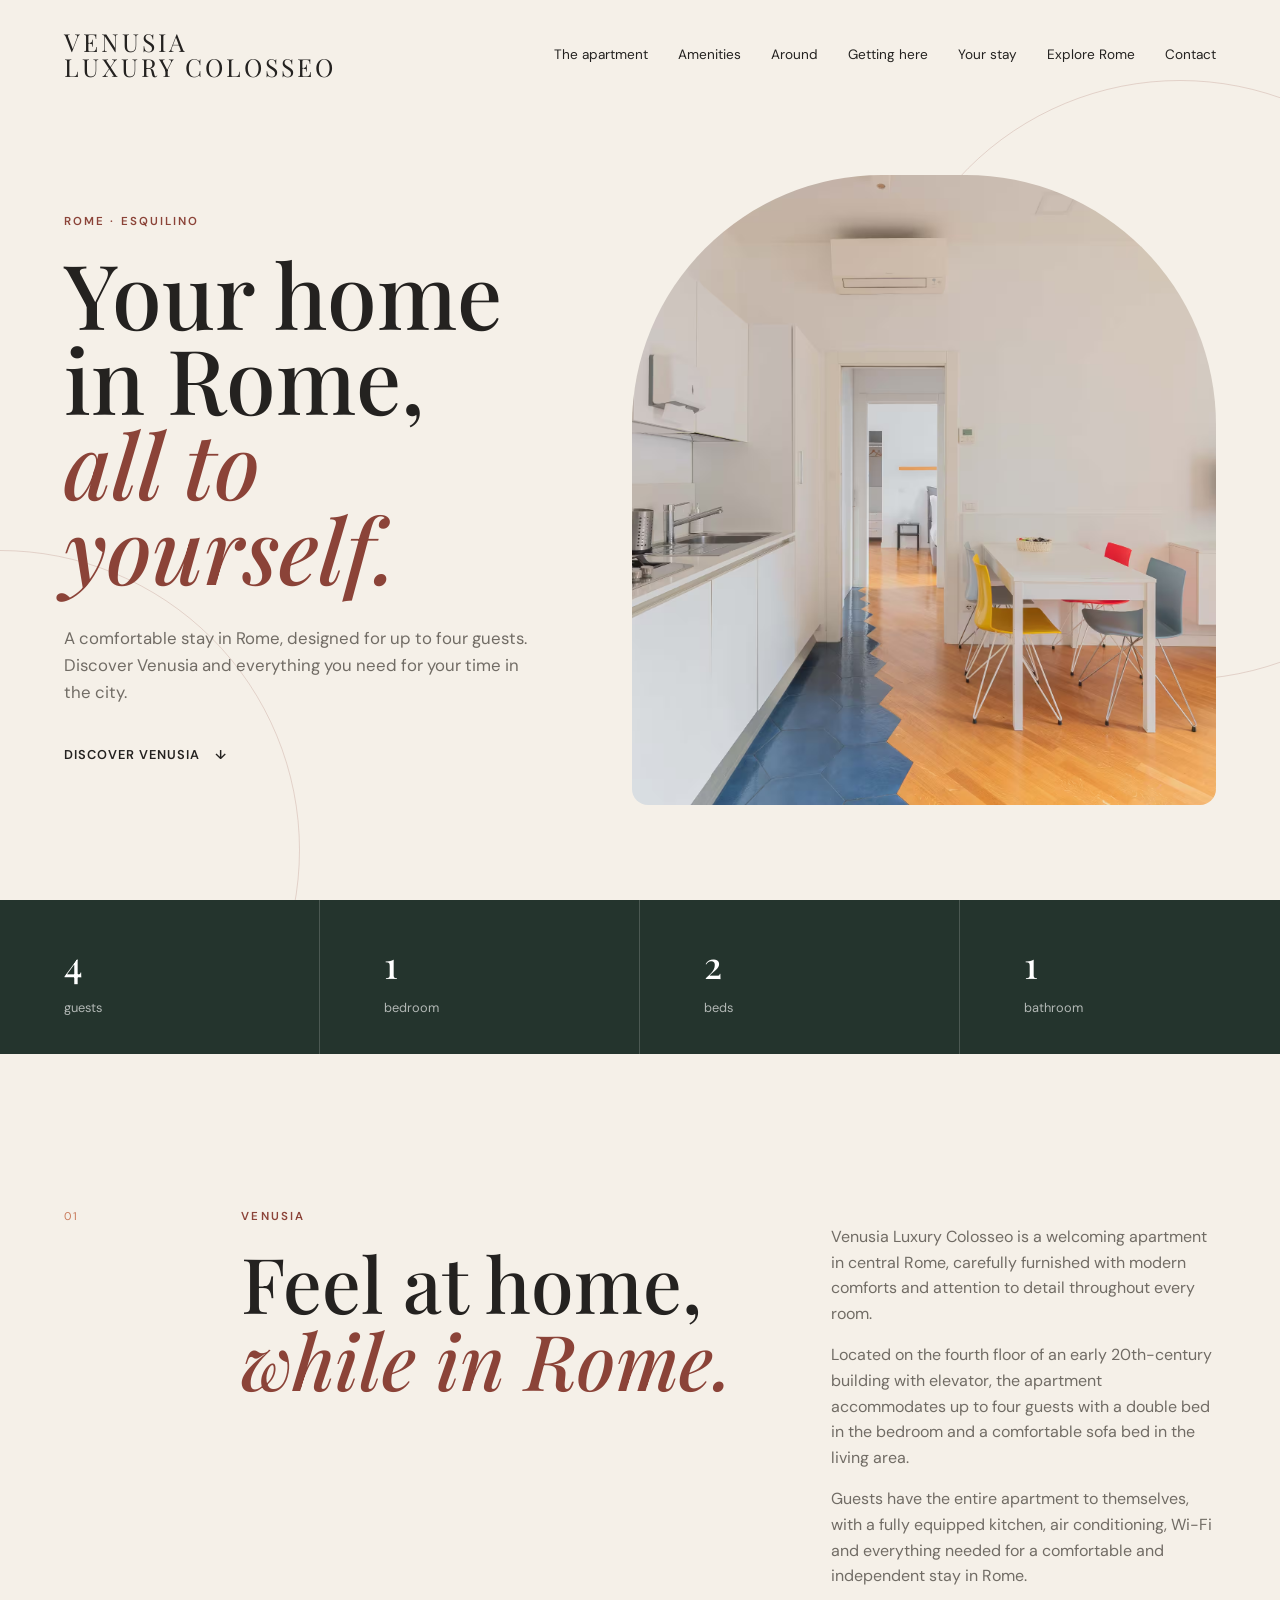
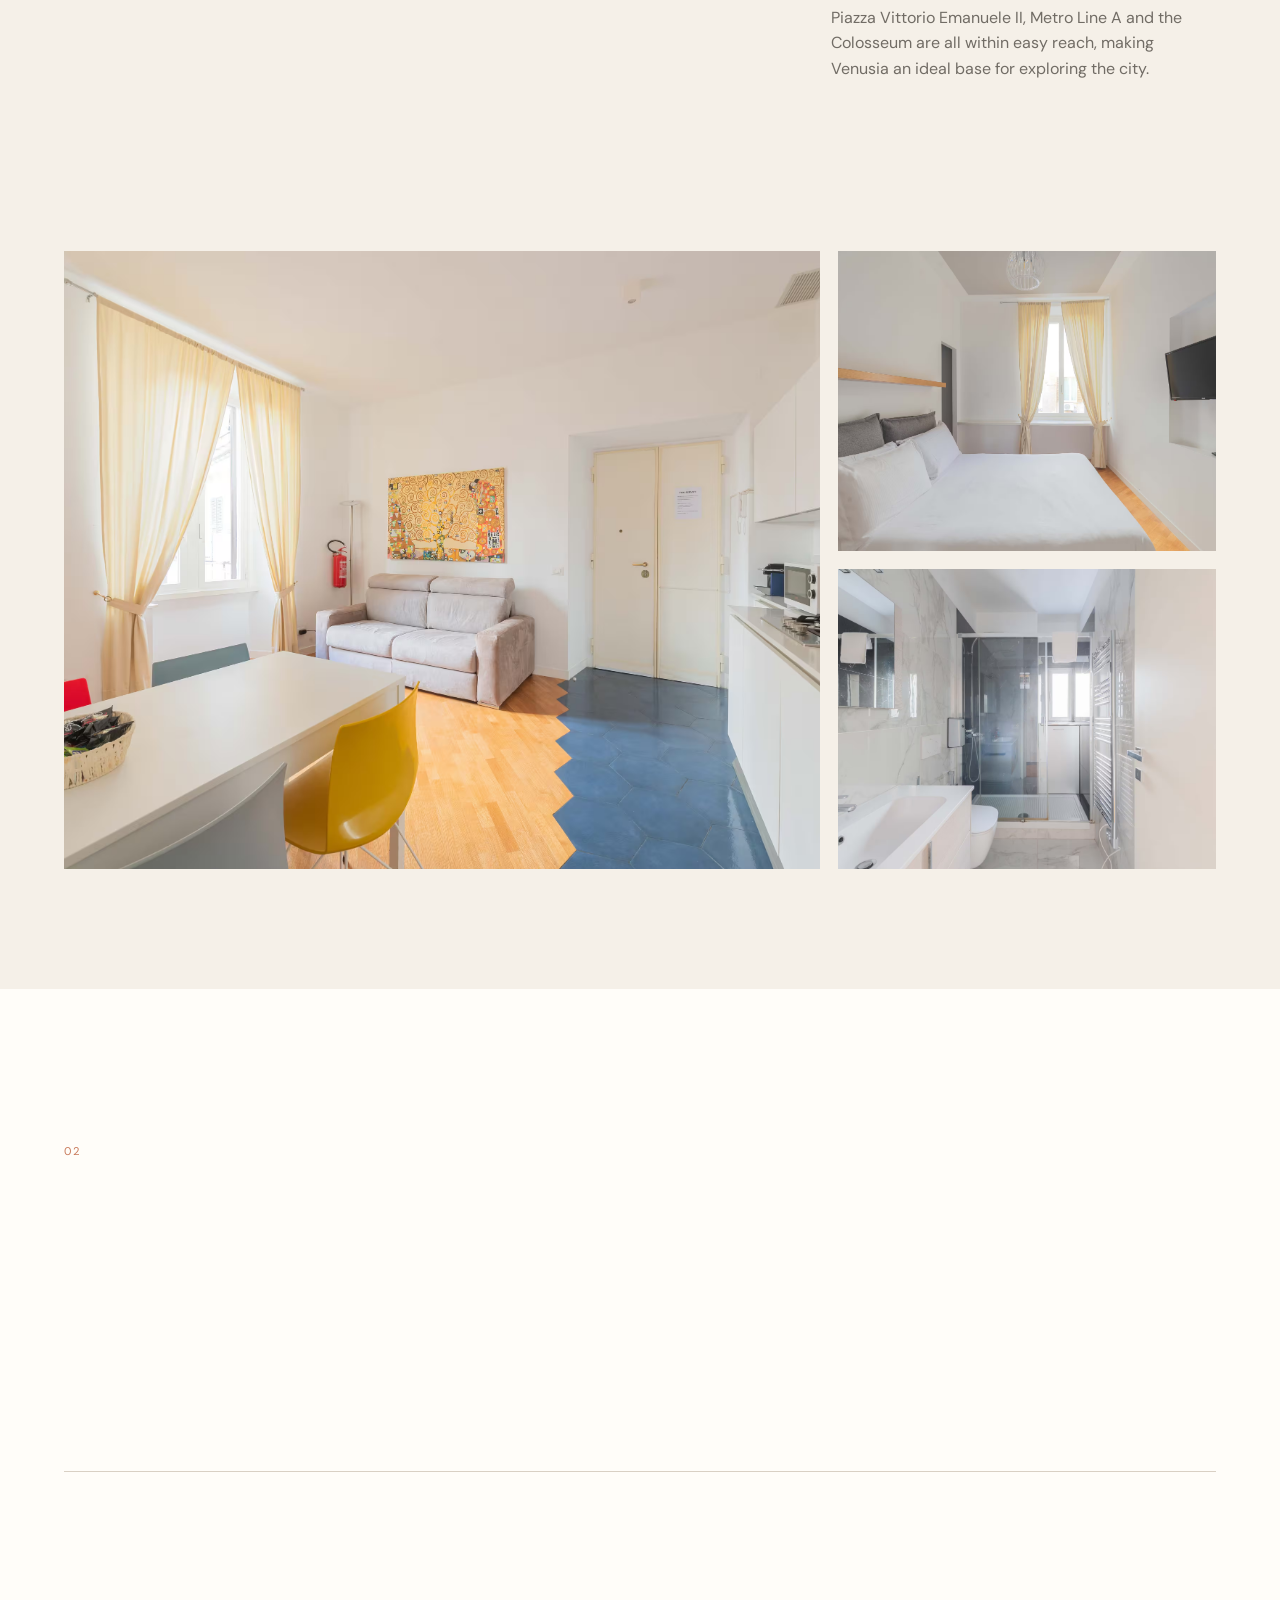
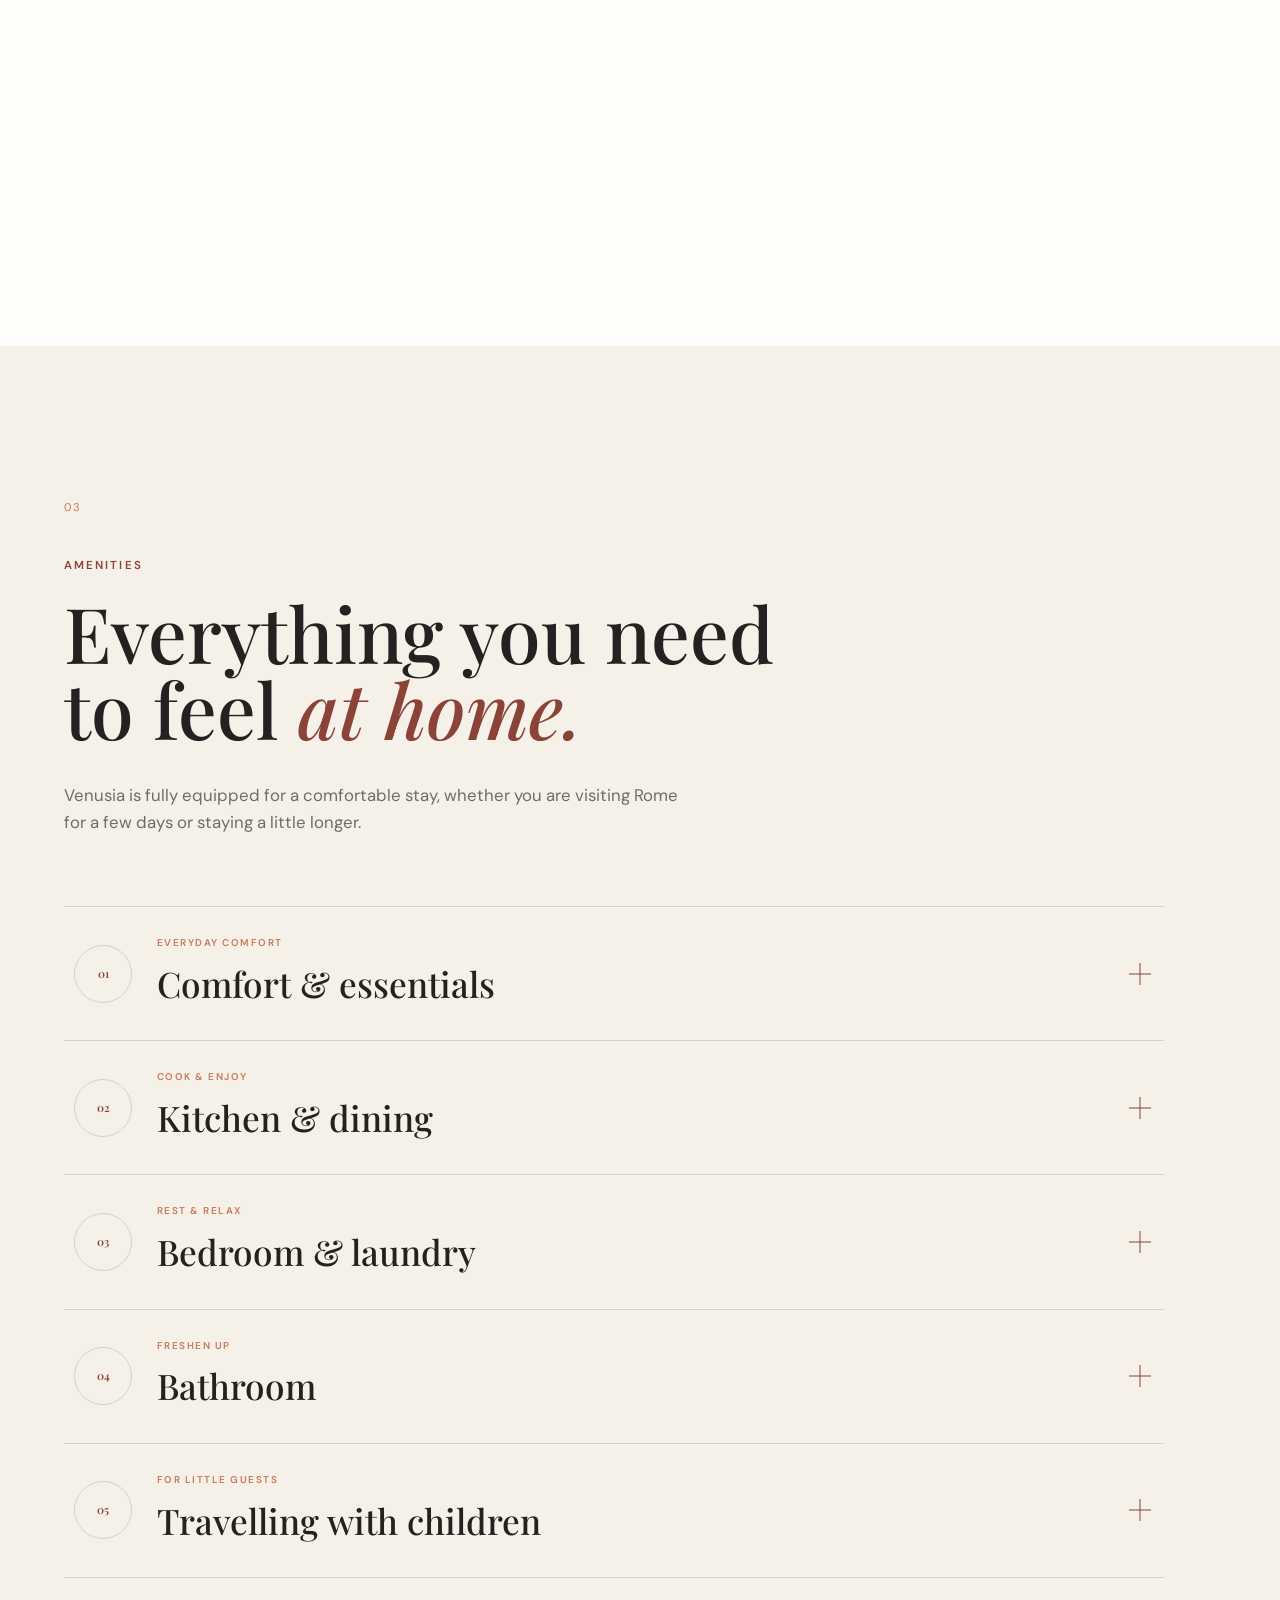
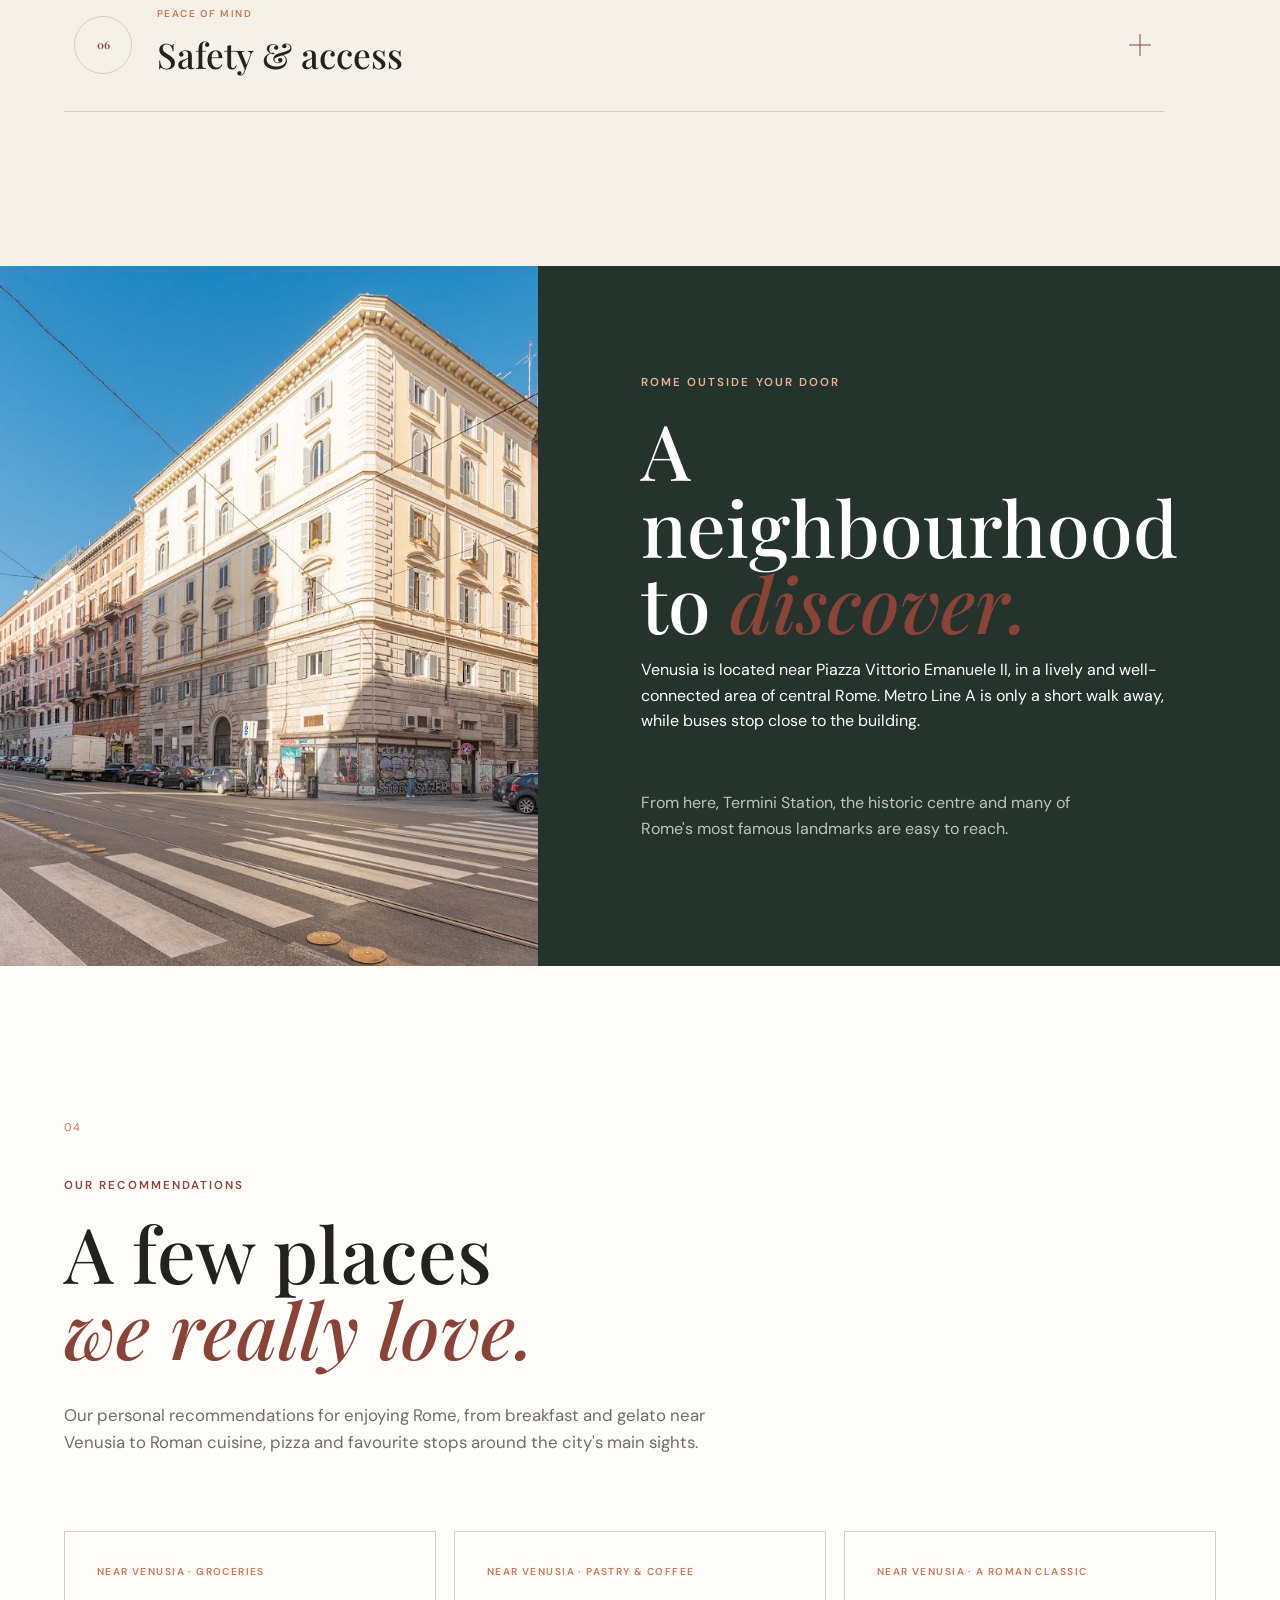
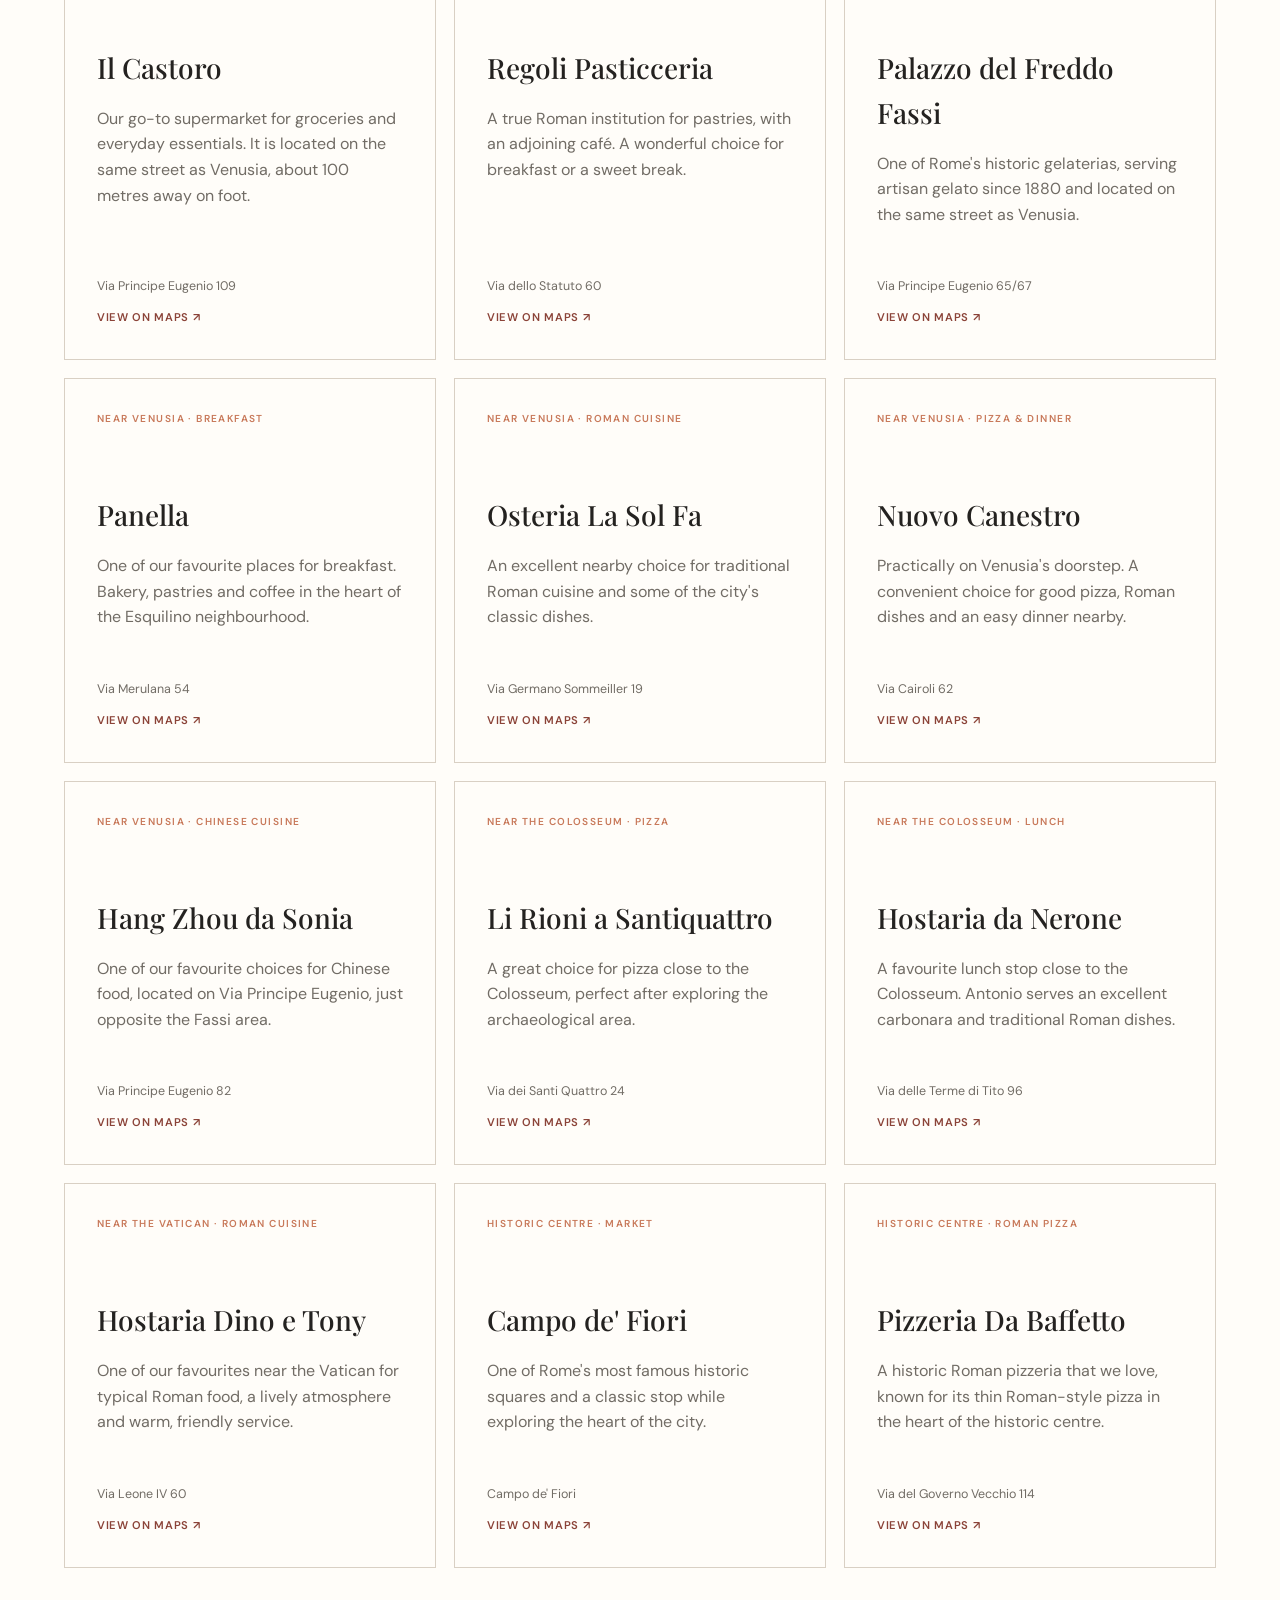
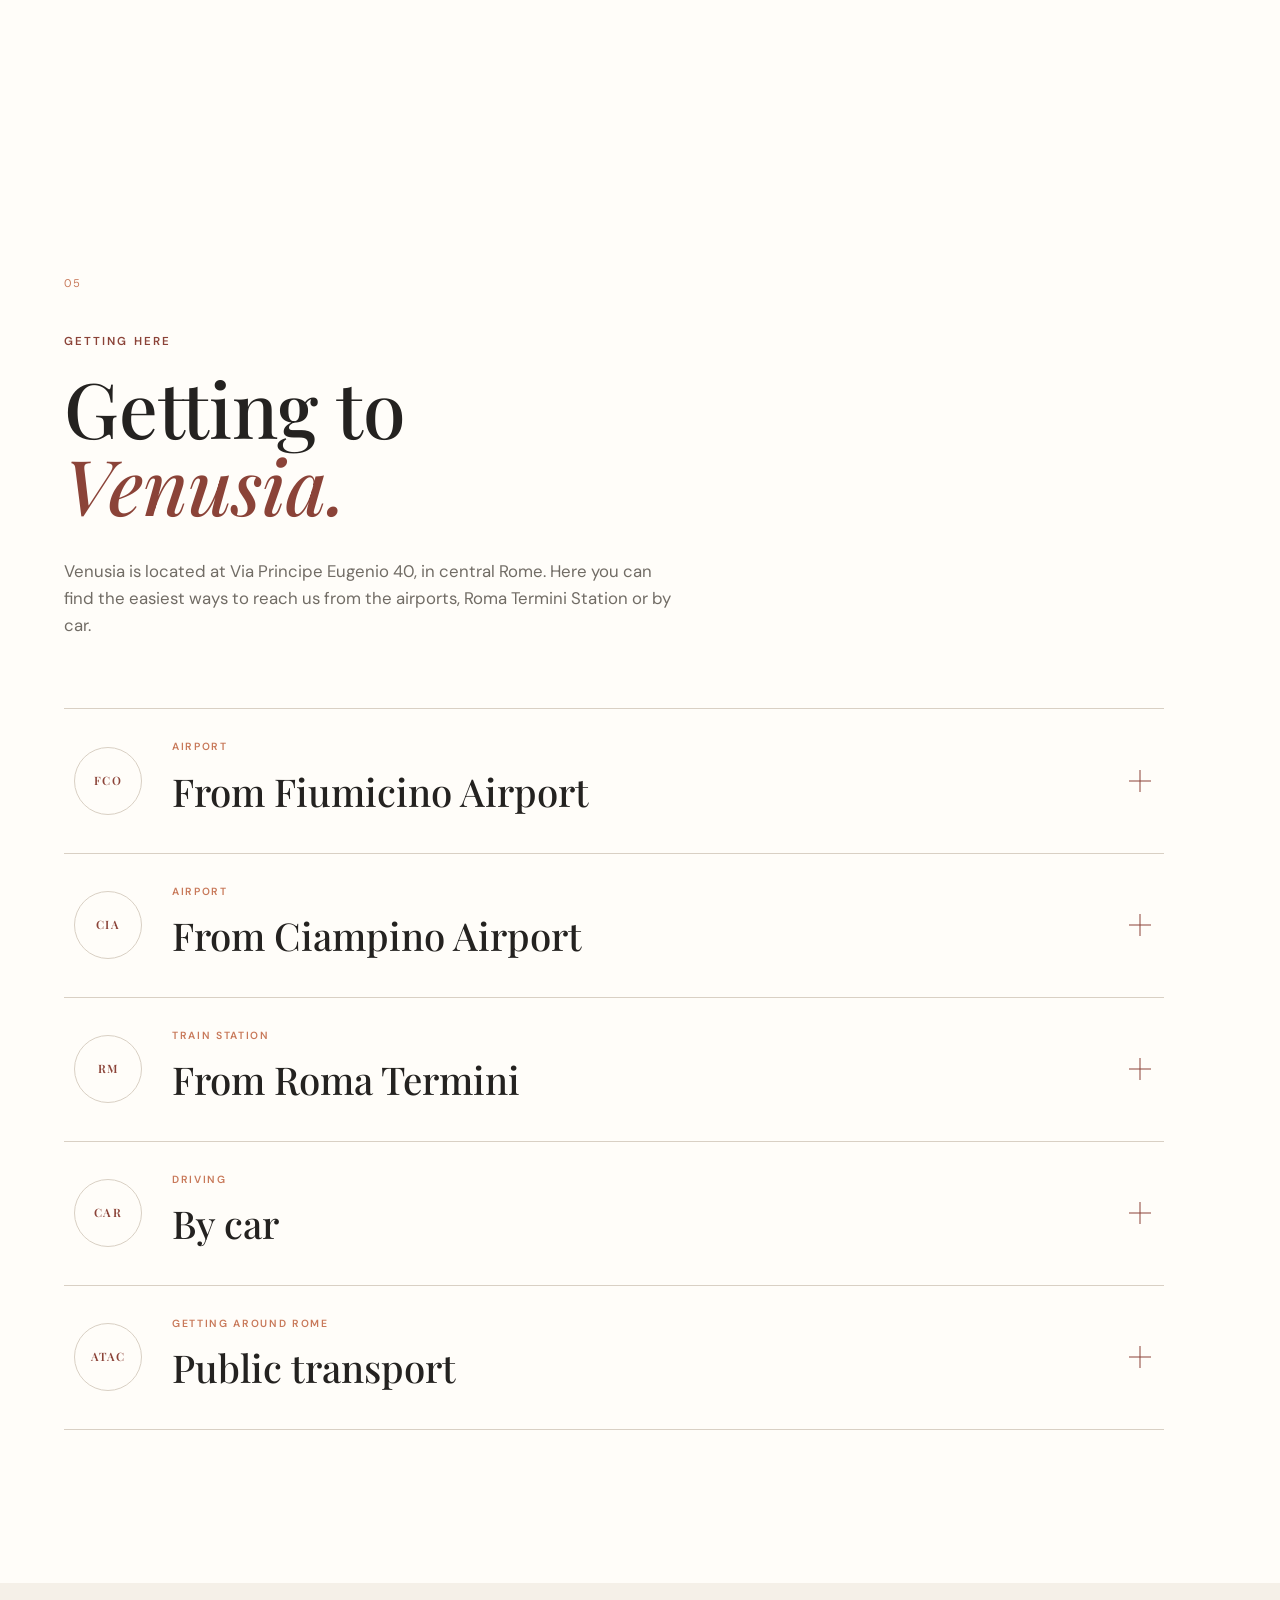
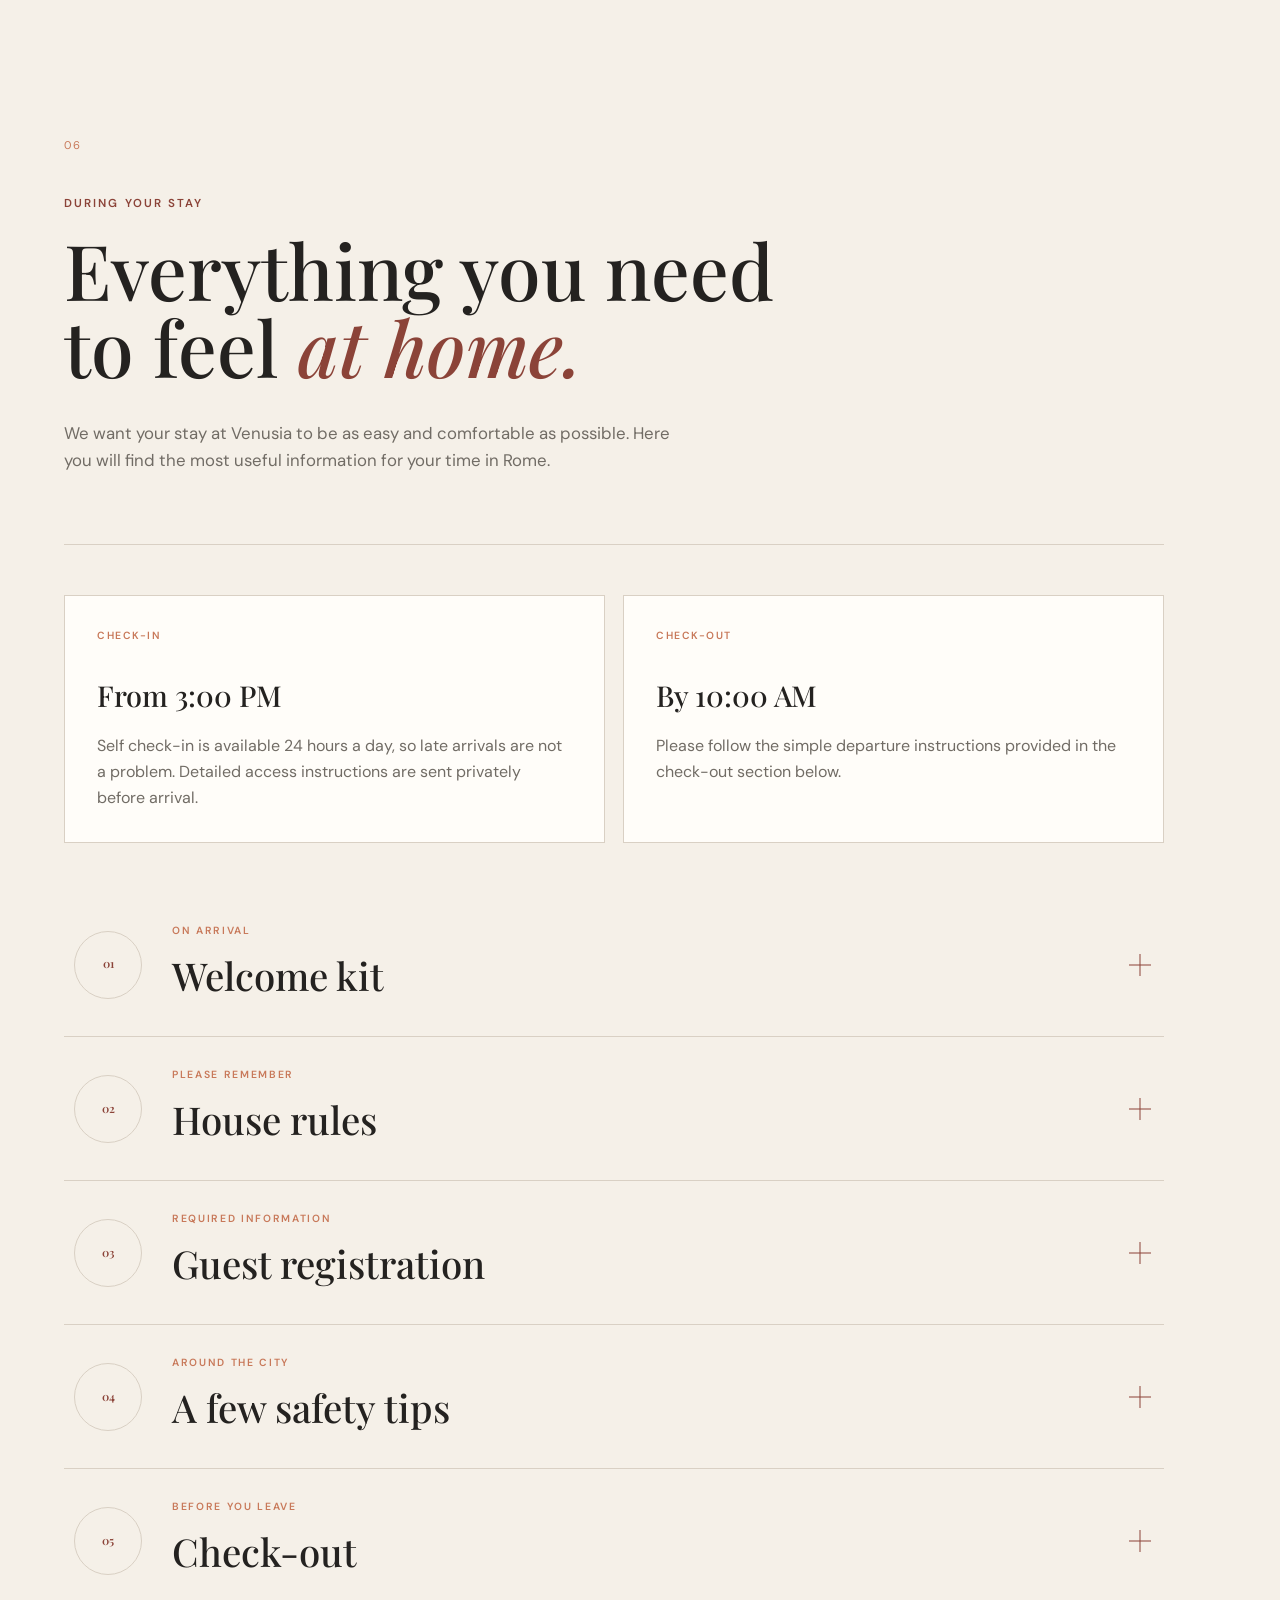
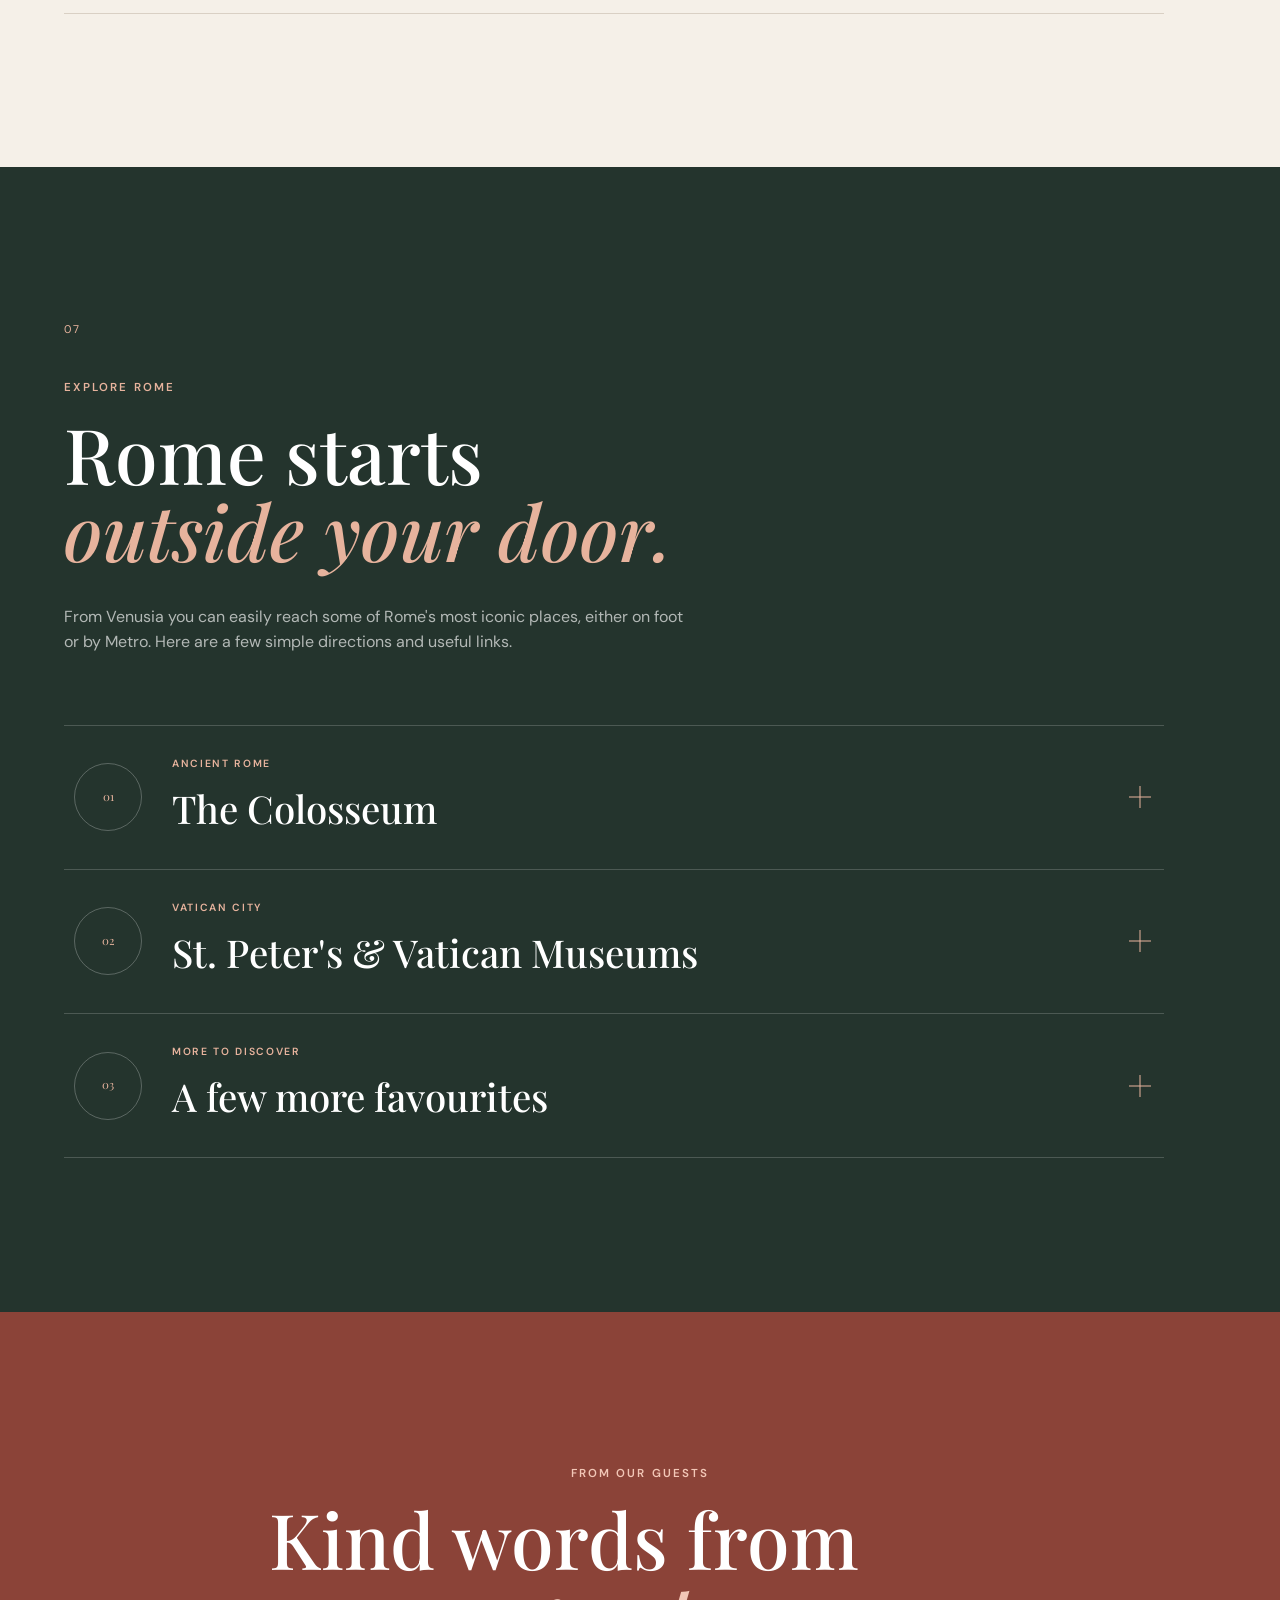
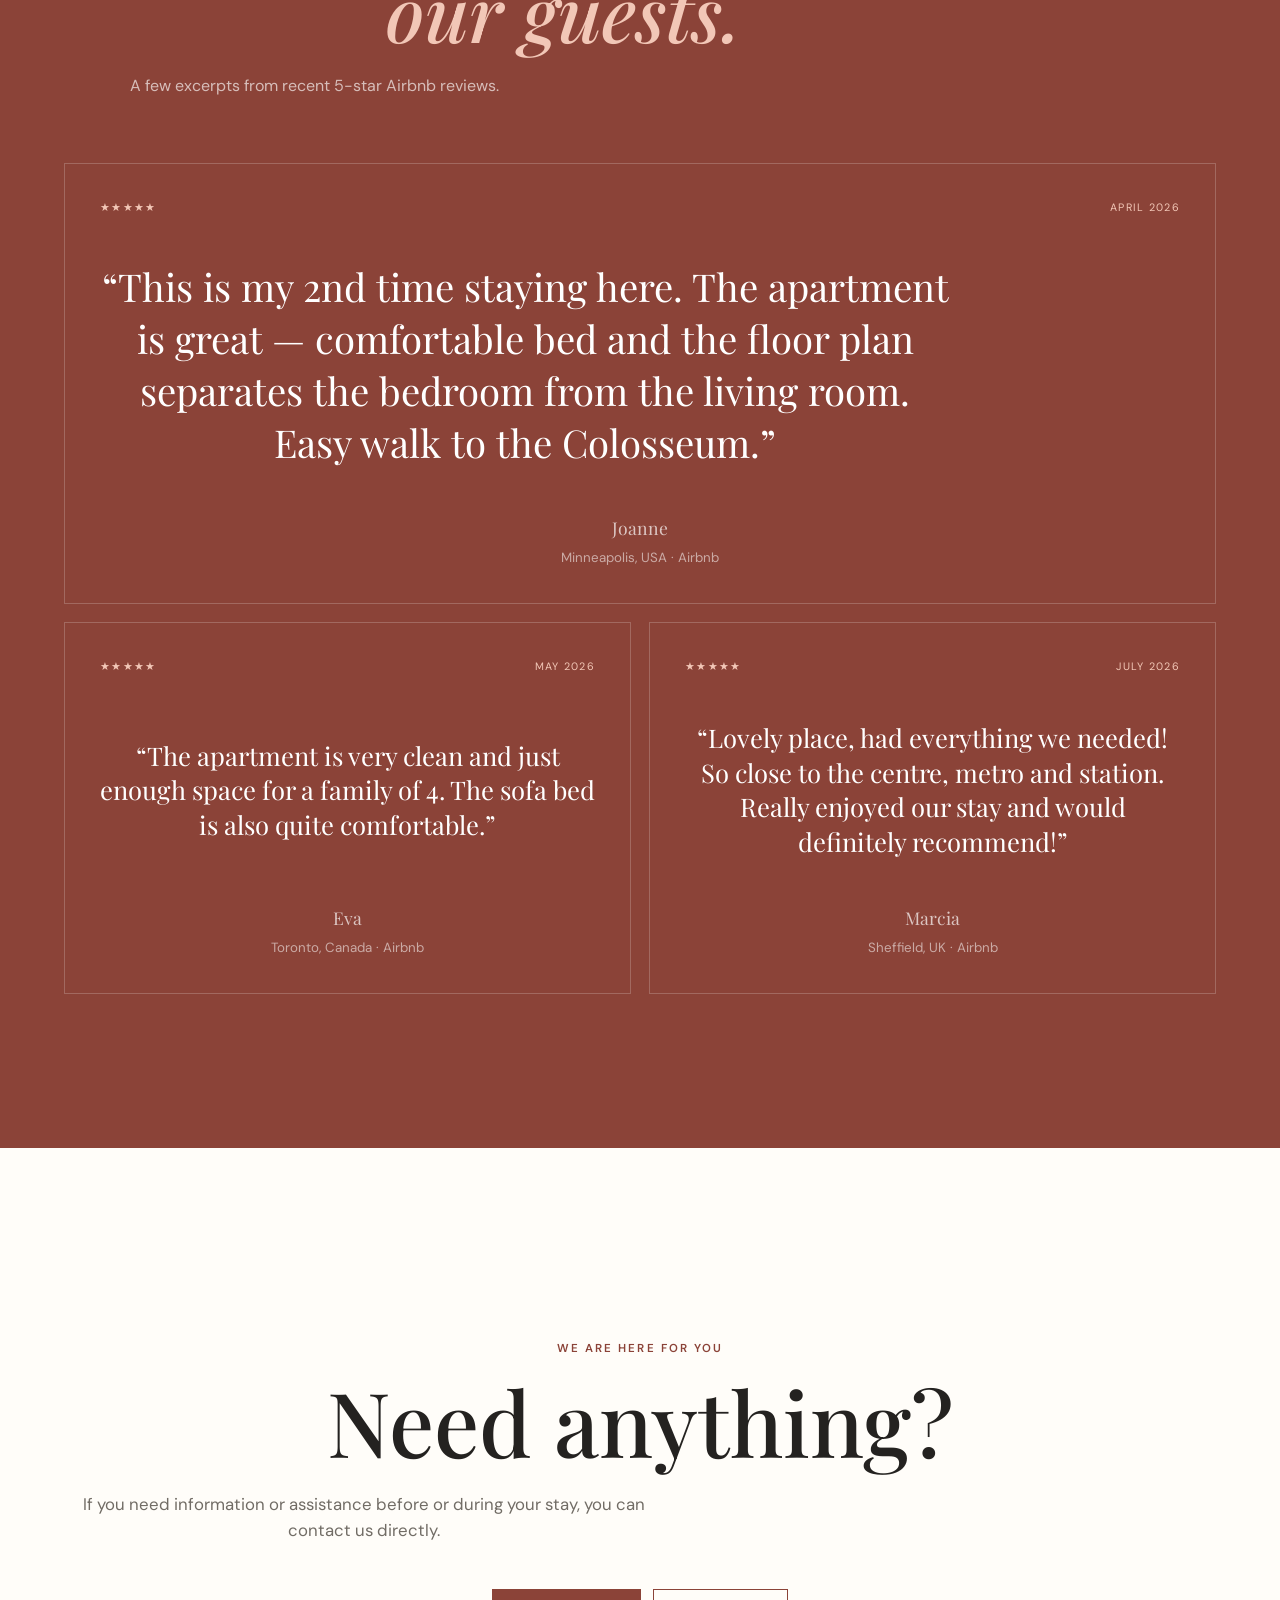
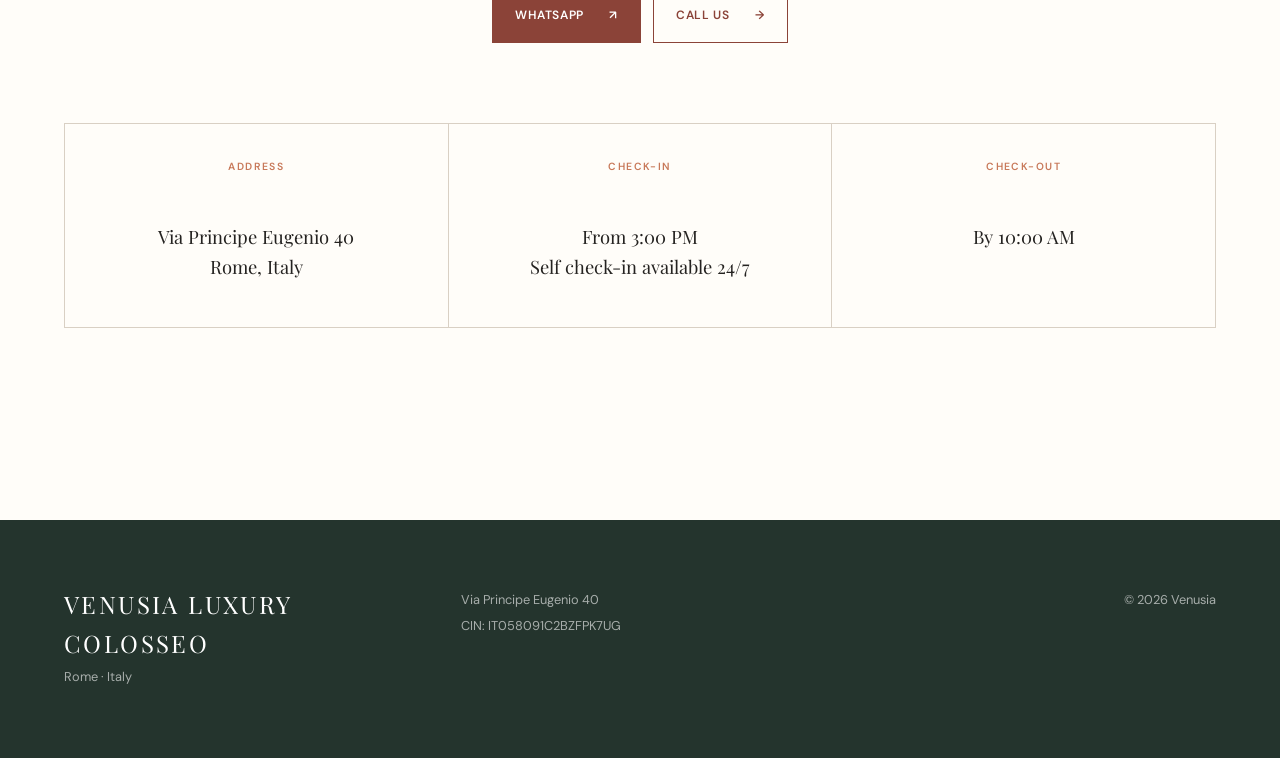
<file: index-old.html>
<!DOCTYPE html>
<html lang="en">

<head>
    <meta charset="UTF-8">

    <meta
        name="viewport"
        content="width=device-width, initial-scale=1.0"
    >

    <title>Venusia Luxury Colosseo | Rome</title>

    <!-- FAVICON -->

<link
    rel="icon"
    href="/favicon.ico?v=4"
    type="image/x-icon"
>

<link
    rel="apple-touch-icon"
    sizes="180x180"
    href="/apple-touch-icon.png?v=4"
>
<!-- SOCIAL PREVIEW -->

<meta
    property="og:title"
    content="Venusia Luxury Colosseo | Rome"
>

<meta
    property="og:description"
    content="A welcoming apartment in central Rome for up to four guests, within easy reach of the Colosseum and Metro Line A."
>

<meta
    property="og:image"
    content="https://venusia-luxury-colosseo.pages.dev/assets/images/venusia-social-preview.jpg?v=3"
>

<meta
    property="og:image:secure_url"
    content="https://venusia-luxury-colosseo.pages.dev/assets/images/venusia-social-preview.jpg?v=3"
>

<meta
    property="og:image:type"
    content="image/jpeg"
>

<meta
    property="og:image:alt"
    content="Living room at Venusia Luxury Colosseo in Rome"
>

<meta
    property="og:locale"
    content="en_US"
>

<meta
    property="og:url"
    content="https://venusia-luxury-colosseo.pages.dev/"
>

<meta
    property="og:type"
    content="website"
>

<meta
    property="og:site_name"
    content="Venusia Luxury Colosseo"
>


<!-- X / TWITTER / OTHER SOCIAL -->

<meta
    name="twitter:card"
    content="summary_large_image"
>

<meta
    name="twitter:title"
    content="Venusia Luxury Colosseo | Rome"
>

<meta
    name="twitter:description"
    content="A welcoming apartment in central Rome for up to four guests, within easy reach of the Colosseum and Metro Line A."
>

<meta
    name="twitter:image"
    content="https://venusia-luxury-colosseo.pages.dev/assets/images/venusia-social-preview.jpg?v=3"
>

<!-- BROWSER COLOR -->

<meta
    name="theme-color"
    content="#8b4338"
>

    <meta
    name="description"
    content="Venusia Luxury Colosseo, a welcoming apartment in central Rome for up to four guests, close to the Colosseum and Metro Line A."
>

    <link rel="preconnect" href="https://fonts.googleapis.com">
    <link rel="preconnect" href="https://fonts.gstatic.com" crossorigin>

    <link
        href="https://fonts.googleapis.com/css2?family=DM+Sans:wght@400;500;600&family=Playfair+Display:ital,wght@0,500;0,600;1,500&display=swap"
        rel="stylesheet"
    >

    <link
        rel="stylesheet"
        href="css/style.css"
    >
</head>

<body>

    <!-- HEADER -->

    <header class="site-header">

        <a
            href="#top"
            class="logo"
        >
            VENUSIA
<span class="brand-subtitle">LUXURY COLOSSEO</span>
        </a>

       <nav class="desktop-nav">
    <a href="#casa">The apartment</a>
    <a href="#servizi">Amenities</a>
    <a href="#around-venusia">Around</a>
    <a href="#getting-here">Getting here</a>
    <a href="#during-stay">Your stay</a>
    <a href="#explore-rome">Explore Rome</a>
    <a href="#contatti">Contact</a>
       </nav>
        <button
            class="menu-button"
            id="menu-button"
            aria-label="Apri menu"
        >
            <span></span>
            <span></span>
        </button>

    </header>


    <!-- MENU MOBILE -->

    <div
        class="mobile-menu"
        id="mobile-menu"
    >

       <nav>
    <a href="#casa">The apartment</a>
    <a href="#servizi">Amenities</a>
    <a href="#around-venusia">Around Venusia</a>
    <a href="#getting-here">Getting to Venusia</a>
    <a href="#during-stay">During your stay</a>
    <a href="#explore-rome">Explore Rome</a>
    <a href="#recensioni">Reviews</a>
    <a href="#contatti">Contact</a>
       </nav>

    </div>


    <main id="top">


        <!-- HERO -->

        <section class="hero">

            <div class="hero-decoration hero-decoration-one"></div>
            <div class="hero-decoration hero-decoration-two"></div>

            <div class="hero-content">

                <p class="eyebrow">
                      ROME · ESQUILINO
                </p>

                 <h1>
                   Your home in Rome,<br>
                   <em>all to yourself.</em>
                </h1>

                <p class="hero-description">
    A comfortable stay in Rome, designed for up to four guests.
    Discover Venusia and everything you need for your time in the city.
</p>

                <a
                    href="#casa"
                    class="text-link"
                >
                    Discover Venusia
                    <span>↓</span>
                </a>

            </div>


            <div class="hero-image">

    <img
        src="assets/images/venusia-hero-bedroom.jpg.avif"
        alt="Bedroom at Venusia apartment in Rome"
    >

           </div>     

        </section>


        <!-- DATI RAPIDI -->

        <section class="facts">

    <div>
        <strong>4</strong>
        <span>guests</span>
    </div>

    <div>
        <strong>1</strong>
        <span>bedroom</span>
    </div>

    <div>
        <strong>2</strong>
        <span>beds</span>
    </div>

    <div>
        <strong>1</strong>
        <span>bathroom</span>
    </div>

</section>


        <!-- LA CASA -->

        <section
            class="section intro-section"
            id="casa"
        >

            <div class="section-number">
                01
            </div>

            <div class="section-heading">

                <p class="eyebrow">
                    VENUSIA
                </p>

                <h2>
    Feel at home,<br>
    <em>while in Rome.</em>
</h2>

            </div>

            <div class="intro-text">

    <p>
        Venusia Luxury Colosseo is a welcoming apartment
        in central Rome, carefully furnished with modern
        comforts and attention to detail throughout every room.
    </p>

    <p>
        Located on the fourth floor of an early 20th-century
        building with elevator, the apartment accommodates
        up to four guests with a double bed in the bedroom
        and a comfortable sofa bed in the living area.
    </p>

    <p>
        Guests have the entire apartment to themselves,
        with a fully equipped kitchen, air conditioning,
        Wi-Fi and everything needed for a comfortable
        and independent stay in Rome.
    </p>

    <p>
        Piazza Vittorio Emanuele II, Metro Line A
        and the Colosseum are all within easy reach,
        making Venusia an ideal base for exploring the city.
    </p>

</div>

            
        </section>


        <!-- GALLERIA -->

        <section class="gallery-section">

    <div class="gallery-main">

        <img
            src="assets/images/venusia-living-room.jpg.avif"
            alt="Living room and kitchen at Venusia apartment in Rome"
        >

    </div>


    <div class="gallery-small">

        <img
            src="assets/images/venusia-bedroom-wide.jpg.avif"
            alt="Bedroom at Venusia apartment in Rome"
        >

    </div>


    <div class="gallery-small">

        <img
            src="assets/images/venusia-bathroom.jpg.avif"
            alt="Bathroom and oversized shower at Venusia apartment in Rome"
        >

    </div>

</section>


        <!-- PERCHÉ VENUSIA -->

        <section class="section advantages-section">

            <div class="section-number">
                02
            </div>

            <div class="section-heading">

               <p class="eyebrow">
    WHY VENUSIA
</p>

                <h2>
    Everything you need<br>
    to enjoy <em>your stay.</em>
</h2>

            </div>


            <div class="advantages-grid">

                <article class="advantage">

                    <span>01</span>

                   <h3>Location</h3>

<p>
    A convenient base for exploring Rome and moving around the city.
</p>
                </article>


                <article class="advantage">

                    <span>02</span>

                    <h3>Comfort</h3>

<p>
    A welcoming space with the essentials for a comfortable stay.
</p>

                </article>


                <article class="advantage">

                    <span>03</span>

                    <h3>Space</h3>

<p>
    An entire apartment for up to four guests, with room to feel at home.
</p>

                </article>


                <article class="advantage">

                    <span>04</span>

                    <h3>Rome</h3>

<p>
    Stay connected to the city while enjoying your own space and independence.
</p>

                </article>

            </div>

        </section>


       <!-- AMENITIES -->

<section
    class="section services-section"
    id="servizi"
>

    <div class="section-number">
        03
    </div>


    <div class="section-heading">

        <p class="eyebrow">
            AMENITIES
        </p>

        <h2>
            Everything you need<br>
            to feel <em>at home.</em>
        </h2>

        <p class="amenities-intro">
            Venusia is fully equipped for a comfortable stay,
            whether you are visiting Rome for a few days
            or staying a little longer.
        </p>

    </div>


    <div class="amenities-list">


        <!-- COMFORT -->

        <details class="amenity-group">

            <summary>

                <div>

                    <span class="amenity-number">
                        01
                    </span>

                    <div>

                        <span class="amenity-small-title">
                            EVERYDAY COMFORT
                        </span>

                        <h3>
                            Comfort &amp; essentials
                        </h3>

                    </div>

                </div>

                <span class="amenity-plus"></span>

            </summary>


            <div class="amenity-content">

                <div>Wi-Fi</div>
                <div>Air conditioning</div>
                <div>Heating</div>
                <div>32-inch Smart TV</div>
                <div>Dedicated workspace</div>
                <div>Safe</div>
                <div>Elevator</div>
                <div>Continuous hot water</div>

            </div>

        </details>


        <!-- KITCHEN -->

        <details class="amenity-group">

            <summary>

                <div>

                    <span class="amenity-number">
                        02
                    </span>

                    <div>

                        <span class="amenity-small-title">
                            COOK &amp; ENJOY
                        </span>

                        <h3>
                            Kitchen &amp; dining
                        </h3>

                    </div>

                </div>

                <span class="amenity-plus"></span>

            </summary>


            <div class="amenity-content">

                <div>Fully equipped kitchen</div>
                <div>Fridge &amp; freezer</div>
                <div>Microwave</div>
                <div>Dishwasher</div>
                <div>Stovetop</div>
                <div>Nespresso coffee machine</div>
                <div>Kettle</div>
                <div>Toaster</div>
                <div>Pots &amp; pans</div>
                <div>Oil, salt &amp; pepper</div>
                <div>Dishes &amp; cutlery</div>
                <div>Dining table</div>

            </div>

        </details>


        <!-- BEDROOM -->

        <details class="amenity-group">

            <summary>

                <div>

                    <span class="amenity-number">
                        03
                    </span>

                    <div>

                        <span class="amenity-small-title">
                            REST &amp; RELAX
                        </span>

                        <h3>
                            Bedroom &amp; laundry
                        </h3>

                    </div>

                </div>

                <span class="amenity-plus"></span>

            </summary>


            <div class="amenity-content">

                <div>Bed linen</div>
                <div>Towels</div>
                <div>Extra pillows &amp; blankets</div>
                <div>Wardrobe &amp; drawers</div>
                <div>Hangers</div>
                <div>Washing machine</div>
                <div>Iron</div>

            </div>

        </details>


        <!-- BATHROOM -->

        <details class="amenity-group">

            <summary>

                <div>

                    <span class="amenity-number">
                        04
                    </span>

                    <div>

                        <span class="amenity-small-title">
                            FRESHEN UP
                        </span>

                        <h3>
                            Bathroom
                        </h3>

                    </div>

                </div>

                <span class="amenity-plus"></span>

            </summary>


            <div class="amenity-content">

                <div>Oversized shower</div>
                <div>Hairdryer</div>
                <div>Shampoo</div>
                <div>Body soap</div>
                <div>Shower gel</div>
                <div>Toilet paper</div>
                <div>Cleaning products</div>

            </div>

        </details>


        <!-- FAMILY -->

        <details class="amenity-group">

            <summary>

                <div>

                    <span class="amenity-number">
                        05
                    </span>

                    <div>

                        <span class="amenity-small-title">
                            FOR LITTLE GUESTS
                        </span>

                        <h3>
                            Travelling with children
                        </h3>

                    </div>

                </div>

                <span class="amenity-plus"></span>

            </summary>


            <div class="amenity-content">

                <div>Cot available on request</div>
                <div>Travel cot available on request</div>
                <div>High chair</div>
                <div>Bed linen provided</div>

            </div>

        </details>


        <!-- SAFETY -->

        <details class="amenity-group">

            <summary>

                <div>

                    <span class="amenity-number">
                        06
                    </span>

                    <div>

                        <span class="amenity-small-title">
                            PEACE OF MIND
                        </span>

                        <h3>
                            Safety &amp; access
                        </h3>

                    </div>

                </div>

                <span class="amenity-plus"></span>

            </summary>


            <div class="amenity-content">

                <div>Carbon monoxide detector</div>
                <div>Fire extinguisher</div>
                <div>First aid kit</div>
                <div>Self check-in</div>
                <div>Smart lock</div>
                <div>Elevator</div>
                <div>Paid parking nearby</div>

            </div>

        </details>

    </div>

</section>


        <!-- QUARTIERE -->

        <section
            class="neighbourhood-section"
            id="quartiere"
        >

            <div class="neighbourhood-image">

    <img
        src="assets/images/venusia-neighborhood.jpg"
        alt="The neighbourhood around Venusia Luxury Colosseo in Rome"
    >

</div>


            <div class="neighbourhood-content">

               <p class="eyebrow">
    ROME OUTSIDE YOUR DOOR
</p>

<h2>
    A neighbourhood<br>
    to <em>discover.</em>
</h2>

<p>
    Venusia is located near Piazza Vittorio Emanuele II,
    in a lively and well-connected area of central Rome.
    Metro Line A is only a short walk away, while buses
    stop close to the building.
</p>

<p>
    From here, Termini Station, the historic centre
    and many of Rome's most famous landmarks are
    easy to reach.
</p>

            </div>

        </section>


 <!-- AROUND VENUSIA -->

<section
    class="section around-section"
    id="around-venusia"
>

    <div class="section-number">
        04
    </div>


    <div class="section-heading around-heading">

        <p class="eyebrow">
            OUR RECOMMENDATIONS
        </p>

        <h2>
            A few places<br>
            <em>we really love.</em>
        </h2>

        <p class="around-intro">
            Our personal recommendations for enjoying Rome,
            from breakfast and gelato near Venusia to Roman cuisine,
            pizza and favourite stops around the city's main sights.
        </p>

    </div>


    <div class="around-grid">


        <!-- IL CASTORO -->

        <a
            class="around-card"
            href="https://www.google.com/maps/search/?api=1&query=Il+Castoro+Supermercati+Via+Principe+Eugenio+109+Roma"
            target="_blank"
            rel="noopener noreferrer"
        >

            <span class="around-card-type">
                NEAR VENUSIA · GROCERIES
            </span>

            <h3>
                Il Castoro
            </h3>

            <p>
                Our go-to supermarket for groceries
                and everyday essentials. It is located
                on the same street as Venusia, about
                100 metres away on foot.
            </p>

            <span class="around-address">
                Via Principe Eugenio 109
            </span>

            <span class="around-link">
                View on Maps ↗
            </span>

        </a>


        <!-- REGOLI -->

        <a
            class="around-card"
            href="https://www.google.com/maps/search/?api=1&query=Regoli+Pasticceria+Via+dello+Statuto+60+Roma"
            target="_blank"
            rel="noopener noreferrer"
        >

            <span class="around-card-type">
                NEAR VENUSIA · PASTRY &amp; COFFEE
            </span>

            <h3>
                Regoli Pasticceria
            </h3>

            <p>
                A true Roman institution for pastries,
                with an adjoining café. A wonderful choice
                for breakfast or a sweet break.
            </p>

            <span class="around-address">
                Via dello Statuto 60
            </span>

            <span class="around-link">
                View on Maps ↗
            </span>

        </a>


        <!-- FASSI -->

        <a
            <a
            class="around-card"
            href="https://www.google.com/maps/search/?api=1&query=Palazzo+del+Freddo+Fassi+Via+Principe+Eugenio+65+Roma"
            target="_blank"
            rel="noopener noreferrer"
        >

            <span class="around-card-type">
                NEAR VENUSIA · A ROMAN CLASSIC
            </span>

            <h3>
                Palazzo del Freddo Fassi
            </h3>

            <p>
                One of Rome's historic gelaterias,
                serving artisan gelato since 1880
                and located on the same street as Venusia.
            </p>

            <span class="around-address">
                Via Principe Eugenio 65/67
            </span>

            <span class="around-link">
                View on Maps ↗
            </span>

        </a>


        <!-- PANELLA -->

        <a
            class="around-card"
            href="https://www.google.com/maps/search/?api=1&query=Panella+Via+Merulana+54+Roma"
            target="_blank"
            rel="noopener noreferrer"
        >

            <span class="around-card-type">
                NEAR VENUSIA · BREAKFAST
            </span>

            <h3>
                Panella
            </h3>

            <p>
                One of our favourite places for breakfast.
                Bakery, pastries and coffee in the heart
                of the Esquilino neighbourhood.
            </p>

            <span class="around-address">
                Via Merulana 54
            </span>

            <span class="around-link">
                View on Maps ↗
            </span>

        </a>


        <!-- LA SOL FA -->

        <a
            class="around-card"
            href="https://www.google.com/maps/search/?api=1&query=Osteria+La+Sol+Fa+Via+Germano+Sommeiller+19+Roma"
            target="_blank"
            rel="noopener noreferrer"
        >

            <span class="around-card-type">
                NEAR VENUSIA · ROMAN CUISINE
            </span>

            <h3>
                Osteria La Sol Fa
            </h3>

            <p>
                An excellent nearby choice for
                traditional Roman cuisine and
                some of the city's classic dishes.
            </p>

            <span class="around-address">
                Via Germano Sommeiller 19
            </span>

            <span class="around-link">
                View on Maps ↗
            </span>

        </a>


        <!-- NUOVO CANESTRO -->

        <a
            class="around-card"
            href="https://www.google.com/maps/search/?api=1&query=Ristorante+Nuovo+Canestro+Via+Cairoli+62+Roma"
            target="_blank"
            rel="noopener noreferrer"
        >

            <span class="around-card-type">
                NEAR VENUSIA · PIZZA &amp; DINNER
            </span>

            <h3>
                Nuovo Canestro
            </h3>

            <p>
                Practically on Venusia's doorstep.
                A convenient choice for good pizza,
                Roman dishes and an easy dinner nearby.
            </p>

            <span class="around-address">
                Via Cairoli 62
            </span>

            <span class="around-link">
                View on Maps ↗
            </span>

        </a>


        <!-- HANG ZHOU -->

        <a
            class="around-card"
            href="https://www.google.com/maps/search/?api=1&query=Hang+Zhou+da+Sonia+Via+Principe+Eugenio+82+Roma"
            target="_blank"
            rel="noopener noreferrer"
        >

            <span class="around-card-type">
                NEAR VENUSIA · CHINESE CUISINE
            </span>

            <h3>
                Hang Zhou da Sonia
            </h3>

            <p>
                One of our favourite choices for Chinese food,
                located on Via Principe Eugenio,
                just opposite the Fassi area.
            </p>

            <span class="around-address">
                Via Principe Eugenio 82
            </span>

            <span class="around-link">
                View on Maps ↗
            </span>

        </a>


        <!-- LI RIONI -->

        <a
            class="around-card"
            href="https://www.google.com/maps/search/?api=1&query=Li+Rioni+a+Santiquattro+Via+dei+Santi+Quattro+24+Roma"
            target="_blank"
            rel="noopener noreferrer"
        >

            <span class="around-card-type">
                NEAR THE COLOSSEUM · PIZZA
            </span>

            <h3>
                Li Rioni a Santiquattro
            </h3>

            <p>
                A great choice for pizza close to
                the Colosseum, perfect after exploring
                the archaeological area.
            </p>

            <span class="around-address">
                Via dei Santi Quattro 24
            </span>

            <span class="around-link">
                View on Maps ↗
            </span>

        </a>


        <!-- HOSTARIA DA NERONE -->

        <a
            class="around-card"
            href="https://www.google.com/maps/search/?api=1&query=Hostaria+da+Nerone+Via+delle+Terme+di+Tito+96+Roma"
            target="_blank"
            rel="noopener noreferrer"
        >

            <span class="around-card-type">
                NEAR THE COLOSSEUM · LUNCH
            </span>

            <h3>
                Hostaria da Nerone
            </h3>

            <p>
                A favourite lunch stop close to the Colosseum.
                Antonio serves an excellent carbonara
                and traditional Roman dishes.
            </p>

            <span class="around-address">
                Via delle Terme di Tito 96
            </span>

            <span class="around-link">
                View on Maps ↗
            </span>

        </a>


        <!-- DINO E TONY -->

        <a
            class="around-card"
            href="https://www.google.com/maps/search/?api=1&query=Hostaria+Dino+e+Tony+Via+Leone+IV+60+Roma"
            target="_blank"
            rel="noopener noreferrer"
        >

            <span class="around-card-type">
                NEAR THE VATICAN · ROMAN CUISINE
            </span>

            <h3>
                Hostaria Dino e Tony
            </h3>

            <p>
                One of our favourites near the Vatican
                for typical Roman food, a lively atmosphere
                and warm, friendly service.
            </p>

            <span class="around-address">
                Via Leone IV 60
            </span>

            <span class="around-link">
                View on Maps ↗
            </span>

        </a>


        <!-- CAMPO DE' FIORI -->

        <a
            class="around-card"
            href="https://www.google.com/maps/search/?api=1&query=Campo+de+Fiori+Roma"
            target="_blank"
            rel="noopener noreferrer"
        >

            <span class="around-card-type">
                HISTORIC CENTRE · MARKET
            </span>

            <h3>
                Campo de' Fiori
            </h3>

            <p>
                One of Rome's most famous historic squares
                and a classic stop while exploring
                the heart of the city.
            </p>

            <span class="around-address">
                Campo de' Fiori
            </span>

            <span class="around-link">
                View on Maps ↗
            </span>

        </a>


        <!-- DA BAFFETTO -->

        <a
            class="around-card"
            href="https://www.google.com/maps/search/?api=1&query=Pizzeria+Da+Baffetto+Via+del+Governo+Vecchio+114+Roma"
            target="_blank"
            rel="noopener noreferrer"
        >

            <span class="around-card-type">
                HISTORIC CENTRE · ROMAN PIZZA
            </span>

            <h3>
                Pizzeria Da Baffetto
            </h3>

            <p>
                A historic Roman pizzeria that we love,
                known for its thin Roman-style pizza
                in the heart of the historic centre.
            </p>

            <span class="around-address">
                Via del Governo Vecchio 114
            </span>

            <span class="around-link">
                View on Maps ↗
            </span>

        </a>


    </div>

</section>

        <!-- GETTING TO VENUSIA -->

<section
    class="section travel-section"
    id="getting-here"
>

    <div class="section-number">
        05
    </div>


    <div class="section-heading travel-heading">

        <p class="eyebrow">
            GETTING HERE
        </p>

        <h2>
            Getting to<br>
            <em>Venusia.</em>
        </h2>

        <p class="travel-intro">
            Venusia is located at Via Principe Eugenio 40,
            in central Rome. Here you can find the easiest
            ways to reach us from the airports, Roma Termini
            Station or by car.
        </p>

    </div>


    <div class="travel-list">


        <!-- FIUMICINO -->

        <details class="travel-card">

            <summary>

                <div class="travel-summary-left">

                    <span class="travel-code">
                        FCO
                    </span>

                    <div>
                        <span class="travel-small-title">
                            AIRPORT
                        </span>

                        <h3>
                            From Fiumicino Airport
                        </h3>
                    </div>

                </div>

                <span class="travel-plus"></span>

            </summary>


            <div class="travel-content">

                <p class="travel-lead">
                    There are three main ways to reach
                    Venusia from Rome Fiumicino Airport.
                </p>


                <div class="travel-options">

                    <article>

                        <span class="option-number">
                            01
                        </span>

                        <h4>
                            Leonardo Express
                        </h4>

                        <p>
                            The direct train connects Fiumicino
                            Airport with Roma Termini Station.
                        </p>

                        <strong>
                            Approx. €14 per person
                        </strong>

                    </article>


                    <article>

                        <span class="option-number">
                            02
                        </span>

                        <h4>
                            Taxi
                        </h4>

                        <p>
                            A taxi can take you directly from
                            the airport to Venusia.
                        </p>

                        <strong>
                            Approx. €55
                        </strong>

                    </article>


                    <article>

                        <span class="option-number">
                            03
                        </span>

                        <h4>
                            Shuttle bus
                        </h4>

                        <p>
                            A cheaper option to reach Roma Termini,
                            although the journey usually takes longer.
                        </p>

                        <strong>
                            Approx. €6 per person
                        </strong>

                    </article>

                </div>


                <div class="travel-note">

                    <p>
                        If you choose the train or shuttle bus,
                        you will arrive at Roma Termini Station.
                        From there, Venusia can be reached on foot,
                        by bus or by Metro.
                    </p>

                    <a href="#termini">
                        See directions from Termini ↓
                    </a>

                </div>

            </div>

        </details>


        <!-- CIAMPINO -->

        <details class="travel-card">

            <summary>

                <div class="travel-summary-left">

                    <span class="travel-code">
                        CIA
                    </span>

                    <div>
                        <span class="travel-small-title">
                            AIRPORT
                        </span>

                        <h3>
                            From Ciampino Airport
                        </h3>
                    </div>

                </div>

                <span class="travel-plus"></span>

            </summary>


            <div class="travel-content">

                <p class="travel-lead">
                    The journey from Ciampino Airport to Venusia
                    usually takes around one hour.
                </p>

                <p>
                    One of the easiest options is to take a shuttle
                    bus from Ciampino Airport to Roma Termini Station
                    and continue to Venusia from there.
                </p>


                <a
                    class="travel-button"
                    href="https://www.sitbusshuttle.com/"
                    target="_blank"
                    rel="noopener noreferrer"
                >
                    Check shuttle bus
                    <span>↗</span>
                </a>


                <div class="travel-note">

                    <p>
                        Once you arrive at Roma Termini,
                        follow the directions in the section below.
                    </p>

                    <a href="#termini">
                        See directions from Termini ↓
                    </a>

                </div>

            </div>

        </details>


        <!-- TERMINI -->

        <details
            class="travel-card"
            id="termini"
        >

            <summary>

                <div class="travel-summary-left">

                    <span class="travel-code">
                        RM
                    </span>

                    <div>
                        <span class="travel-small-title">
                            TRAIN STATION
                        </span>

                        <h3>
                            From Roma Termini
                        </h3>
                    </div>

                </div>

                <span class="travel-plus"></span>

            </summary>


            <div class="travel-content">

                <p class="travel-lead">
                    Venusia is close to Roma Termini Station
                    and can be reached in three different ways.
                </p>


                <div class="termini-options">


                    <article class="termini-option">

                        <span class="option-number">
                            01
                        </span>

                        <div>

                            <h4>
                                On foot
                            </h4>

                            <p>
                                Venusia is approximately a
                                10-minute walk from Roma Termini.
                            </p>

                        </div>

                    </article>


                    <article class="termini-option">

                        <span class="option-number">
                            02
                        </span>

                        <div>

                            <h4>
                                Bus 649
                            </h4>

                            <p>
                                The 649 bus stop is located in
                                Piazza dei Cinquecento, just outside
                                Termini Station, near number 58.
                            </p>

                            <p>
                                Get off at the
                                <strong>Conte Verde</strong> stop.
                                Via Principe Eugenio runs parallel
                                to the stop and is just across
                                the street.
                            </p>

                        </div>

                    </article>


                    <article class="termini-option">

                        <span class="option-number">
                            03
                        </span>

                        <div>

                            <h4>
                                Metro Line A
                            </h4>

                            <p>
                                From Termini, take Metro Line A
                                towards <strong>Anagnina</strong>
                                for one stop and get off at
                                <strong>Vittorio Emanuele</strong>.
                            </p>

                            <p>
                                Take the exit towards
                                <strong>Piazza Dante</strong>.
                                When you reach street level near
                                Gatsby Café, turn left and walk
                                along the portico.
                            </p>

                            <p>
                                At the end of the columns,
                                turn right into Via Principe Eugenio.
                                Venusia is located at number 40.
                            </p>

                        </div>

                    </article>


                </div>


                <div class="address-box">

                    <span>
                        VENUSIA
                    </span>

                    <strong>
                        Via Principe Eugenio 40
                    </strong>

                    <p>
                        Rome, Italy
                    </p>

                </div>


                <p class="security-note">
                    Detailed access and self check-in instructions
                    will be sent privately before your arrival.
                </p>

            </div>

        </details>


<!-- BY CAR -->

<details class="travel-card">

    <summary>

        <div class="travel-summary-left">

            <span class="travel-code">
                CAR
            </span>

            <div>

                <span class="travel-small-title">
                    DRIVING
                </span>

                <h3>
                    By car
                </h3>

            </div>

        </div>

        <span class="travel-plus"></span>

    </summary>


    <div class="travel-content">

        <p class="travel-lead">
            If you are arriving by car, several parking
            options are available around Venusia.
        </p>

        <div class="travel-note">

    <p>
        Venusia does not have a private or reserved
        parking space. Street parking and private
        garages are available in the surrounding area.
    </p>

</div>


        <div class="parking-grid">

            <article>

                <span class="option-number">
                    01
                </span>

                <h4>
                    Street parking
                </h4>

                <p>
                    Blue-line parking spaces are available
                    in the surrounding streets and are
                    subject to a fee.
                </p>

                <strong>
                    Approx. €8 per day
                </strong>

            </article>


            <article>

                <span class="option-number">
                    02
                </span>

                <h4>
                    Free parking
                </h4>

                <p>
                    White-line parking spaces may also be
                    available and are generally free where
                    parking is permitted.
                </p>

            </article>


            <article>

                <span class="option-number">
                    03
                </span>

                <h4>
                    Private garage
                </h4>

                <p>
                    A private garage is located approximately
                    100 metres from the apartment.
                </p>

                <strong>
                    Approx. €35 per day
                </strong>

            </article>

        </div>


        <a
            class="travel-button"
            href="https://www.google.com/search?q=garage%20via%20buonarroti%20roma"
            target="_blank"
            rel="noopener noreferrer"
        >
            View nearby garage
            <span>↗</span>
        </a>


        <p class="price-disclaimer">
            Parking and transport prices are indicative
            and may change over time.
        </p>

    </div>

</details>


<!-- PUBLIC TRANSPORT -->

<details class="travel-card">

    <summary>

        <div class="travel-summary-left">

            <span class="travel-code">
                ATAC
            </span>

            <div>

                <span class="travel-small-title">
                    GETTING AROUND ROME
                </span>

                <h3>
                    Public transport
                </h3>

            </div>

        </div>

        <span class="travel-plus"></span>

    </summary>


    <div class="travel-content">

        <p class="travel-lead">
            Rome's public transport network includes
            Metro, buses and trams. Several ticket
            options are available depending on the
            length of your stay.
        </p>


        <div class="transport-tickets">

            <article>

                <span>
                    BIT
                </span>

                <h4>
                    Single ticket
                </h4>

                <strong>
                    €1.50
                </strong>

                <p>
                    Valid for 100 minutes
                    from first validation.
                </p>

            </article>


            <article>

                <span>
                    24H
                </span>

                <h4>
                    Roma 24H
                </h4>

                <strong>
                    €8.50
                </strong>

                <p>
                    Unlimited travel for
                    24 hours from first validation.
                </p>

            </article>


            <article>

                <span>
                    48H
                </span>

                <h4>
                    Roma 48H
                </h4>

                <strong>
                    €15
                </strong>

                <p>
                    Unlimited travel for
                    48 hours from first validation.
                </p>

            </article>


            <article>

                <span>
                    72H
                </span>

                <h4>
                    Roma 72H
                </h4>

                <strong>
                    €22
                </strong>

                <p>
                    Unlimited travel for
                    72 hours from first validation.
                </p>

            </article>


            <article>

                <span>
                    7D
                </span>

                <h4>
                    CIS weekly pass
                </h4>

                <strong>
                    €29
                </strong>

                <p>
                    Unlimited travel for seven days,
                    according to the validity rules
                    of the weekly pass.
                </p>

            </article>

        </div>


        <div class="travel-note">

            <p>
                Tickets and passes can be purchased
                from Metro ticket machines and many
                authorised newsstands, bars and
                tobacco shops.
            </p>

        </div>


        <p class="price-disclaimer">
            Fares shown here are based on the current
            public transport rates and may change over time.
        </p>

    </div>

</details>

</div>

</section>


<!-- DURING YOUR STAY -->

<section
    class="section stay-section"
    id="during-stay"
>

    <div class="section-number">
        06
    </div>


    <div class="section-heading stay-heading">

        <p class="eyebrow">
            DURING YOUR STAY
        </p>

        <h2>
            Everything you need<br>
            to feel <em>at home.</em>
        </h2>

        <p class="stay-intro">
            We want your stay at Venusia to be as easy
            and comfortable as possible. Here you will find
            the most useful information for your time in Rome.
        </p>

    </div>


    <div class="stay-list">

        <div class="stay-key-info">

    <article>

        <span>
            CHECK-IN
        </span>

        <strong>
            From 3:00 PM
        </strong>

        <p>
            Self check-in is available 24 hours a day,
            so late arrivals are not a problem.
            Detailed access instructions are sent privately
            before arrival.
        </p>

    </article>


    <article>

        <span>
            CHECK-OUT
        </span>

        <strong>
            By 10:00 AM
        </strong>

        <p>
            Please follow the simple departure instructions
            provided in the check-out section below.
        </p>

    </article>

</div>


        <!-- WELCOME KIT -->

        <details class="stay-card">

            <summary>

                <div class="stay-summary-left">

                    <span class="stay-number">
                        01
                    </span>

                    <div>

                        <span class="stay-small-title">
                            ON ARRIVAL
                        </span>

                        <h3>
                            Welcome kit
                        </h3>

                    </div>

                </div>

                <span class="stay-plus"></span>

            </summary>


            <div class="stay-content">

                <p class="stay-lead">
                    When you arrive at Venusia, you will find
                    a small welcome kit prepared to make the
                    beginning of your stay easier.
                </p>


                <div class="welcome-grid">

                    <article>

                        <span class="welcome-icon">
                            ☕
                        </span>

                        <h4>
                            For your first break
                        </h4>

                        <p>
                            Coffee, tea and sugar will be
                            waiting for you in the apartment.
                        </p>

                    </article>


                    <article>

                        <span class="welcome-icon">
                            ✦
                        </span>

                        <h4>
                            In the kitchen
                        </h4>

                        <p>
                            Kitchen roll, new sponges,
                            cleaning products and dishwasher
                            tablets are provided.
                        </p>

                    </article>


                    <article>

                        <span class="welcome-icon">
                            ♢
                        </span>

                        <h4>
                            In the bathroom
                        </h4>

                        <p>
                            Soap, shampoo, shower gel and
                            toilet paper are available
                            when you arrive.
                        </p>

                    </article>


                    <article>

                        <span class="welcome-icon">
                            ⌂
                        </span>

                        <h4>
                            Ready for your stay
                        </h4>

                        <p>
                            The apartment is prepared with
                            clean linen and a clean sofa cover.
                        </p>

                    </article>

                </div>

            </div>

        </details>


        <!-- HOUSE RULES -->

        <details class="stay-card">

            <summary>

                <div class="stay-summary-left">

                    <span class="stay-number">
                        02
                    </span>

                    <div>

                        <span class="stay-small-title">
                            PLEASE REMEMBER
                        </span>

                        <h3>
                            House rules
                        </h3>

                    </div>

                </div>

                <span class="stay-plus"></span>

            </summary>


            <div class="stay-content">

                <p class="stay-lead">
                    A few simple rules help us keep Venusia
                    comfortable for our guests and respectful
                    of everyone living in the building.
                </p>


                <div class="rules-list">

                    <article>

                        <span class="rule-symbol">
                            01
                        </span>

                        <div>

                            <h4>
                                Elevator doors
                            </h4>

                            <p>
                                Please always make sure that both
                                elevator doors are completely closed
                                after use.
                            </p>

                            <p>
                                This is very important for the correct
                                operation of the lift and for the other
                                residents of the building.
                            </p>

                        </div>

                    </article>


                    <article>

                        <span class="rule-symbol">
                            02
                        </span>

                        <div>

                            <h4>
                                No smoking
                            </h4>

                            <p>
                                Venusia is a strictly non-smoking
                                apartment. Smoking is not permitted
                                inside the property.
                            </p>

                        </div>

                    </article>

                </div>

            </div>

        </details>


        <!-- GUEST REGISTRATION -->

        <details class="stay-card">

            <summary>

                <div class="stay-summary-left">

                    <span class="stay-number">
                        03
                    </span>

                    <div>

                        <span class="stay-small-title">
                            REQUIRED INFORMATION
                        </span>

                        <h3>
                            Guest registration
                        </h3>

                    </div>

                </div>

                <span class="stay-plus"></span>

            </summary>


            <div class="stay-content">

                <p class="stay-lead">
                    Italian regulations require accommodation
                    providers to collect identification details
                    for all guests.
                </p>

                <p>
                    Please complete the guest registration form
                    using the private link that will be sent to you
                    before or shortly after your arrival.
                </p>

                <div class="important-box">

                    <span>
                        IMPORTANT
                    </span>

                    <p>
                        The registration link contains information
                        intended only for confirmed guests and will
                        therefore not be published on this website.
                    </p>

                </div>

            </div>

        </details>


        <!-- SAFETY -->

        <details class="stay-card">

            <summary>

                <div class="stay-summary-left">

                    <span class="stay-number">
                        04
                    </span>

                    <div>

                        <span class="stay-small-title">
                            AROUND THE CITY
                        </span>

                        <h3>
                            A few safety tips
                        </h3>

                    </div>

                </div>

                <span class="stay-plus"></span>

            </summary>


            <div class="stay-content">

                <p class="stay-lead">
                    Rome is a large and busy city, so a few
                    simple precautions can make your stay
                    more comfortable.
                </p>


                <div class="safety-grid">

                    <article>

                        <span>
                            01
                        </span>

                        <h4>
                            Public transport
                        </h4>

                        <p>
                            Keep an eye on bags, phones and
                            personal belongings when travelling
                            on buses, the Metro or in crowded areas.
                        </p>

                    </article>


                    <article>

                        <span>
                            02
                        </span>

                        <h4>
                            At night
                        </h4>

                        <p>
                            When you are inside the apartment,
                            especially at night, we recommend
                            locking the entrance door.
                        </p>

                    </article>

                </div>

            </div>

        </details>


       <!-- CHECK-OUT -->

<details class="stay-card">

    <summary>

        <div class="stay-summary-left">

            <span class="stay-number">
                05
            </span>

            <div>

                <span class="stay-small-title">
                    BEFORE YOU LEAVE
                </span>

                <h3>
                    Check-out
                </h3>

            </div>

        </div>

        <span class="stay-plus"></span>

    </summary>


    <div class="stay-content">

        <p class="stay-lead">
            Check-out is by 10:00 AM.
            Before leaving Venusia, we kindly ask you
            to follow a few simple steps.
        </p>


        <div class="checkout-list">

            <article>

                <span class="checkout-number">
                    01
                </span>

                <div>

                    <h4>
                        Switch everything off
                    </h4>

                    <p>
                        Please switch off the lights
                        and the air conditioning before leaving.
                    </p>

                </div>

            </article>


            <article>

                <span class="checkout-number">
                    02
                </span>

                <div>

                    <h4>
                        Take out the rubbish
                    </h4>

                    <p>
    Rubbish can be placed in the bins
    located on the street, directly opposite
    the main entrance of the building.
</p>

                </div>

            </article>


            <article>

                <span class="checkout-number">
                    03
                </span>

                <div>

                    <h4>
                        Leave the keys
                    </h4>

                    <p>
                        Please remember to leave the apartment
                        keys on the table before you go.
                    </p>

                </div>

            </article>

        </div>


        <div class="review-request">

            <span>
                ONE LAST THING
            </span>

            <h4>
                Enjoyed your stay?
            </h4>

            <p>
                If you enjoyed your time at Venusia,
                we would be very grateful if you shared
                your experience with a review on Airbnb.
                Your feedback means a lot to us and helps
                future guests choose Venusia with confidence.
            </p>

        </div>


        <p class="checkout-thanks">
            Thank you for choosing Venusia.
            We hope you had a wonderful stay in Rome
            and wish you a safe journey home.
        </p>

    </div>

</details>

</div>

</section>


<!-- EXPLORE ROME -->

<section
    class="section explore-section"
    id="explore-rome"
>

    <div class="section-number">
        07
    </div>


    <div class="section-heading explore-heading">

        <p class="eyebrow">
            EXPLORE ROME
        </p>

        <h2>
            Rome starts<br>
            <em>outside your door.</em>
        </h2>

        <p class="explore-intro">
            From Venusia you can easily reach some of Rome's
            most iconic places, either on foot or by Metro.
            Here are a few simple directions and useful links.
        </p>

    </div>


    <div class="explore-list">


        <!-- COLOSSEUM -->

        <details class="explore-card">

            <summary>

                <div class="explore-summary-left">

                    <span class="explore-number">
                        01
                    </span>

                    <div>

                        <span class="explore-small-title">
                            ANCIENT ROME
                        </span>

                        <h3>
                            The Colosseum
                        </h3>

                    </div>

                </div>

                <span class="explore-plus"></span>

            </summary>


            <div class="explore-content">

                <div class="explore-layout explore-layout-single">

                    <div class="explore-information">

                        <p class="explore-lead">
                            The Colosseum is approximately
                            700 metres from Venusia and can
                            easily be reached on foot.
                        </p>


                        <div class="route-placeholder">

                            <span>
                                FROM VENUSIA
                            </span>

                            <h4>
                                On foot
                            </h4>

                            <p>
                                Leave the building and turn left.
                                After approximately 150 metres,
                                turn right onto Viale Manzoni.
                            </p>

                            <p>
                                Continue towards the Colosseum
                                and the archaeological area.
                            </p>

                        </div>


                        <div class="explore-tip">

                            <span>
                                GOOD TO KNOW
                            </span>

                            <p>
                                Official Colosseum tickets are released
                                30 days before the date of the visit.
                                We recommend booking through the official
                                archaeological park website only.
                            </p>

                        </div>


                        <div class="explore-actions">

                            <a
                                href="https://ticketing.colosseo.it/en/"
                                class="explore-button"
                                target="_blank"
                                rel="noopener noreferrer"
                            >
                                Official tickets
                                <span>↗</span>
                            </a>


                            <a
                                href="https://www.google.com/maps/dir/?api=1&origin=Via+Principe+Eugenio+40,+Rome&destination=Colosseum,+Rome&travelmode=walking"
                                class="explore-button"
                                target="_blank"
                                rel="noopener noreferrer"
                            >
                                Walking route
                                <span>↗</span>
                            </a>

                        </div>

                    </div>

                </div>

            </div>

        </details>


        <!-- VATICAN -->

        <details class="explore-card">

            <summary>

                <div class="explore-summary-left">

                    <span class="explore-number">
                        02
                    </span>

                    <div>

                        <span class="explore-small-title">
                            VATICAN CITY
                        </span>

                        <h3>
                            St. Peter's &amp; Vatican Museums
                        </h3>

                    </div>

                </div>

                <span class="explore-plus"></span>

            </summary>


            <div class="explore-content">

                <div class="explore-layout explore-layout-single">

                    <div class="explore-information">

                        <p class="explore-lead">
                            The Vatican area is easy to reach
                            from Venusia using Metro Line A.
                        </p>


                        <div class="route-placeholder">

                            <span>
                                FROM VENUSIA
                            </span>

                            <h4>
                                By Metro
                            </h4>

                            <p>
                                Take Metro Line A from
                                <strong>Vittorio Emanuele</strong>
                                in the direction of
                                <strong>Battistini</strong>.
                            </p>

                            <p>
                                Get off at
                                <strong>Ottaviano – S. Pietro</strong>
                                and continue on foot towards
                                St. Peter's Square or the Vatican Museums.
                            </p>

                        </div>


                        <div class="explore-tip">

                            <span>
                                TICKETS
                            </span>

                            <p>
                                For the Vatican Museums and Sistine Chapel,
                                always use the official Vatican Museums
                                ticketing website.
                            </p>

                        </div>


                        <div class="explore-actions">

                            <a
                                href="https://tickets.museivaticani.va/"
                                class="explore-button"
                                target="_blank"
                                rel="noopener noreferrer"
                            >
                                Official tickets
                                <span>↗</span>
                            </a>


                            <a
                                href="https://www.google.com/maps/dir/?api=1&origin=Via+Principe+Eugenio+40,+Rome&destination=Vatican+Museums,+Rome&travelmode=transit"
                                class="explore-button"
                                target="_blank"
                                rel="noopener noreferrer"
                            >
                                View route
                                <span>↗</span>
                            </a>

                        </div>

                    </div>

                </div>

            </div>

        </details>


        <!-- MORE ROME -->

        <details class="explore-card">

            <summary>

                <div class="explore-summary-left">

                    <span class="explore-number">
                        03
                    </span>

                    <div>

                        <span class="explore-small-title">
                            MORE TO DISCOVER
                        </span>

                        <h3>
                            A few more favourites
                        </h3>

                    </div>

                </div>

                <span class="explore-plus"></span>

            </summary>


            <div class="explore-content">

                <p class="explore-lead">
                    A few more places worth adding
                    to your time in Rome.
                </p>


                <div class="more-rome-grid">


                    <article>

                        <span>
                            01
                        </span>

                        <h4>
                            Santa Maria Maggiore
                        </h4>

                        <p>
                            One of Rome's great basilicas
                            and one of the closest major
                            landmarks to Venusia.
                        </p>

                        <a
                            class="mini-map-link"
                            href="https://www.google.com/maps/dir/?api=1&origin=Via+Principe+Eugenio+40,+Rome&destination=Basilica+di+Santa+Maria+Maggiore,+Rome&travelmode=walking"
                            target="_blank"
                            rel="noopener noreferrer"
                        >
                            Directions ↗
                        </a>

                    </article>


                    <article>

                        <span>
                            02
                        </span>

                        <h4>
                            Monti
                        </h4>

                        <p>
                            A charming neighbourhood close
                            to the Colosseum, full of small
                            streets, restaurants and bars.
                        </p>

                        <a
                            class="mini-map-link"
                            href="https://www.google.com/maps/dir/?api=1&origin=Via+Principe+Eugenio+40,+Rome&destination=Rione+Monti,+Rome&travelmode=walking"
                            target="_blank"
                            rel="noopener noreferrer"
                        >
                            Directions ↗
                        </a>

                    </article>


                    <article>

                        <span>
                            03
                        </span>

                        <h4>
                            Trevi Fountain
                        </h4>

                        <p>
                            One of Rome's most famous
                            landmarks and an essential stop
                            while exploring the historic centre.
                        </p>

                        <a
                            class="mini-map-link"
                            href="https://www.google.com/maps/dir/?api=1&origin=Via+Principe+Eugenio+40,+Rome&destination=Trevi+Fountain,+Rome"
                            target="_blank"
                            rel="noopener noreferrer"
                        >
                            Directions ↗
                        </a>

                    </article>


                </div>

            </div>

        </details>


    </div>

</section>


        <!-- RECENSIONI -->
<!-- REVIEWS -->

<section
    class="reviews-section"
    id="reviews"
>

    <div class="reviews-inner">

        <div class="reviews-heading">

            <p class="eyebrow">
                FROM OUR GUESTS
            </p>

            <h2>
                Kind words from<br>
                <em>our guests.</em>
            </h2>

            <p>
                A few excerpts from recent
                5-star Airbnb reviews.
            </p>

        </div>


        <div class="reviews-grid">


            <!-- JOANNE -->

            <article class="review-card review-card-main">

                <div class="review-meta">

                    <span>
                        ★★★★★
                    </span>

                    <span>
                        APRIL 2026
                    </span>

                </div>

                <blockquote>
                    “This is my 2nd time staying here.
                    The apartment is great — comfortable bed
                    and the floor plan separates the bedroom
                    from the living room. Easy walk to the Colosseum.”
                </blockquote>

                <div class="review-author">

                    <span>
                        Joanne
                    </span>

                    <small>
                        Minneapolis, USA · Airbnb
                    </small>

                </div>

            </article>


            <!-- EVA -->

            <article class="review-card">

                <div class="review-meta">

                    <span>
                        ★★★★★
                    </span>

                    <span>
                        MAY 2026
                    </span>

                </div>

                <blockquote>
                    “The apartment is very clean and just enough
                    space for a family of 4. The sofa bed is also
                    quite comfortable.”
                </blockquote>

                <div class="review-author">

                    <span>
                        Eva
                    </span>

                    <small>
                        Toronto, Canada · Airbnb
                    </small>

                </div>

            </article>


            <!-- MARCIA -->

            <article class="review-card">

                <div class="review-meta">

                    <span>
                        ★★★★★
                    </span>

                    <span>
                        JULY 2026
                    </span>

                </div>

                <blockquote>
                    “Lovely place, had everything we needed!
                    So close to the centre, metro and station.
                    Really enjoyed our stay and would definitely recommend!”
                </blockquote>

                <div class="review-author">

                    <span>
                        Marcia
                    </span>

                    <small>
                        Sheffield, UK · Airbnb
                    </small>

                </div>

            </article>


        </div>

    </div>

</section>

        <!-- CONTATTI -->

  <!-- CONTACT -->

<section
    class="section contact-section"
    id="contatti"
>

    <div class="contact-inner">

        <p class="eyebrow">
            WE ARE HERE FOR YOU
        </p>


        <h2>
            Need anything?
        </h2>


        <p class="contact-intro">
            If you need information or assistance
            before or during your stay, you can contact
            us directly.
        </p>


        <div class="contact-actions">

            <a
                href="https://wa.me/393335281800"
                target="_blank"
                rel="noopener noreferrer"
                class="contact-button contact-button-primary"
            >
                WhatsApp
                <span>↗</span>
            </a>


            <a
                href="tel:+393335281800"
                class="contact-button"
            >
                Call us
                <span>→</span>
            </a>

        </div>


        <div class="contact-details">

            <article>

                <span>
                    ADDRESS
                </span>

                <p>
                    Via Principe Eugenio 40<br>
                    Rome, Italy
                </p>

            </article>


            <article>

                <span>
                    CHECK-IN
                </span>

                <p>
                    From 3:00 PM<br>
                    Self check-in available 24/7
                </p>

            </article>


            <article>

                <span>
                    CHECK-OUT
                </span>

                <p>
                    By 10:00 AM
                </p>

            </article>

        </div>

    </div>

</section>


    <!-- FOOTER -->

    <footer class="site-footer">

    <div>

        <a
            href="#top"
            class="footer-logo"
        >
            VENUSIA LUXURY COLOSSEO
        </a>

        <p>
            Rome · Italy
        </p>

    </div>


    <div>

        <p>
            Via Principe Eugenio 40
        </p>

        <p>
           CIN: IT058091C2BZFPK7UG
        </p>

    </div>


    <div>

        <p>
            © <span id="current-year"></span> Venusia
        </p>

    </div>

</footer>

    <a
    href="#contatti"
    class="floating-contact"
>
    Contact us
</a>

    <script src="js/main.js"></script>

</body>

</html>
</file>
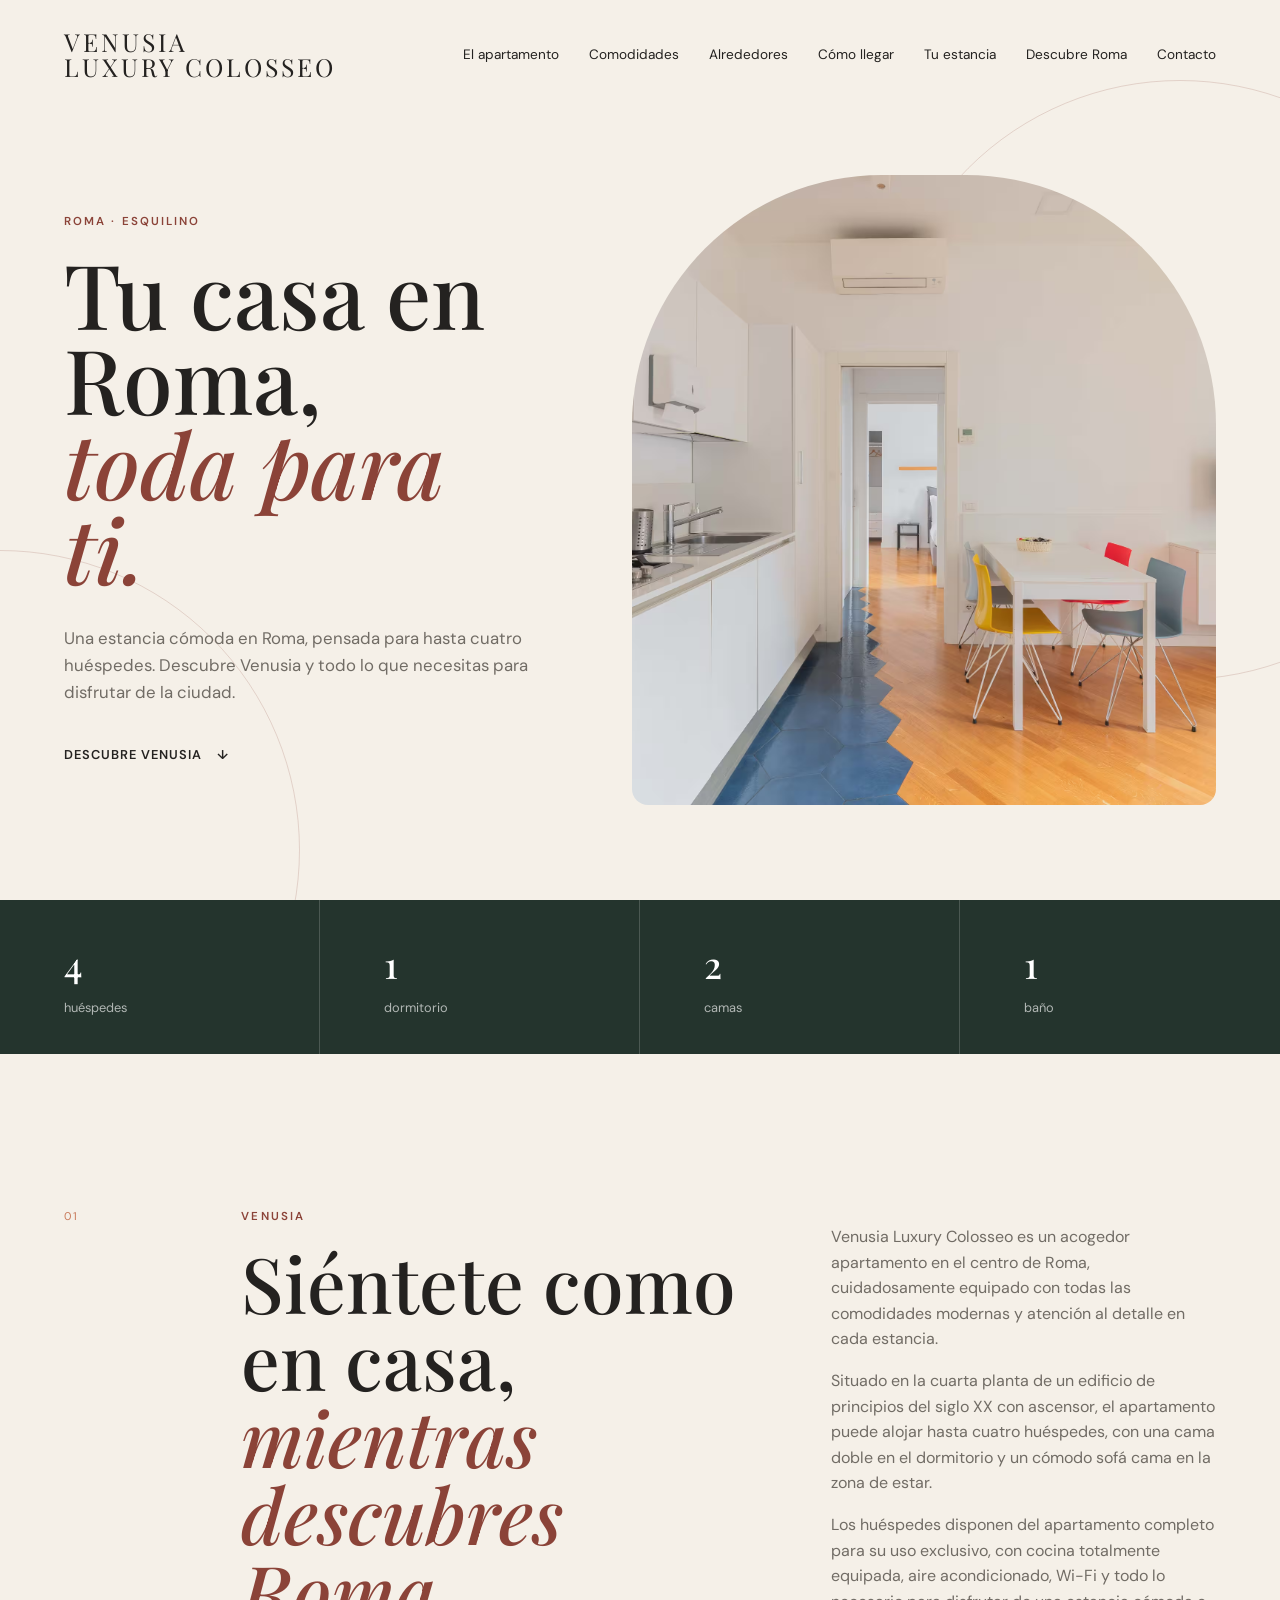
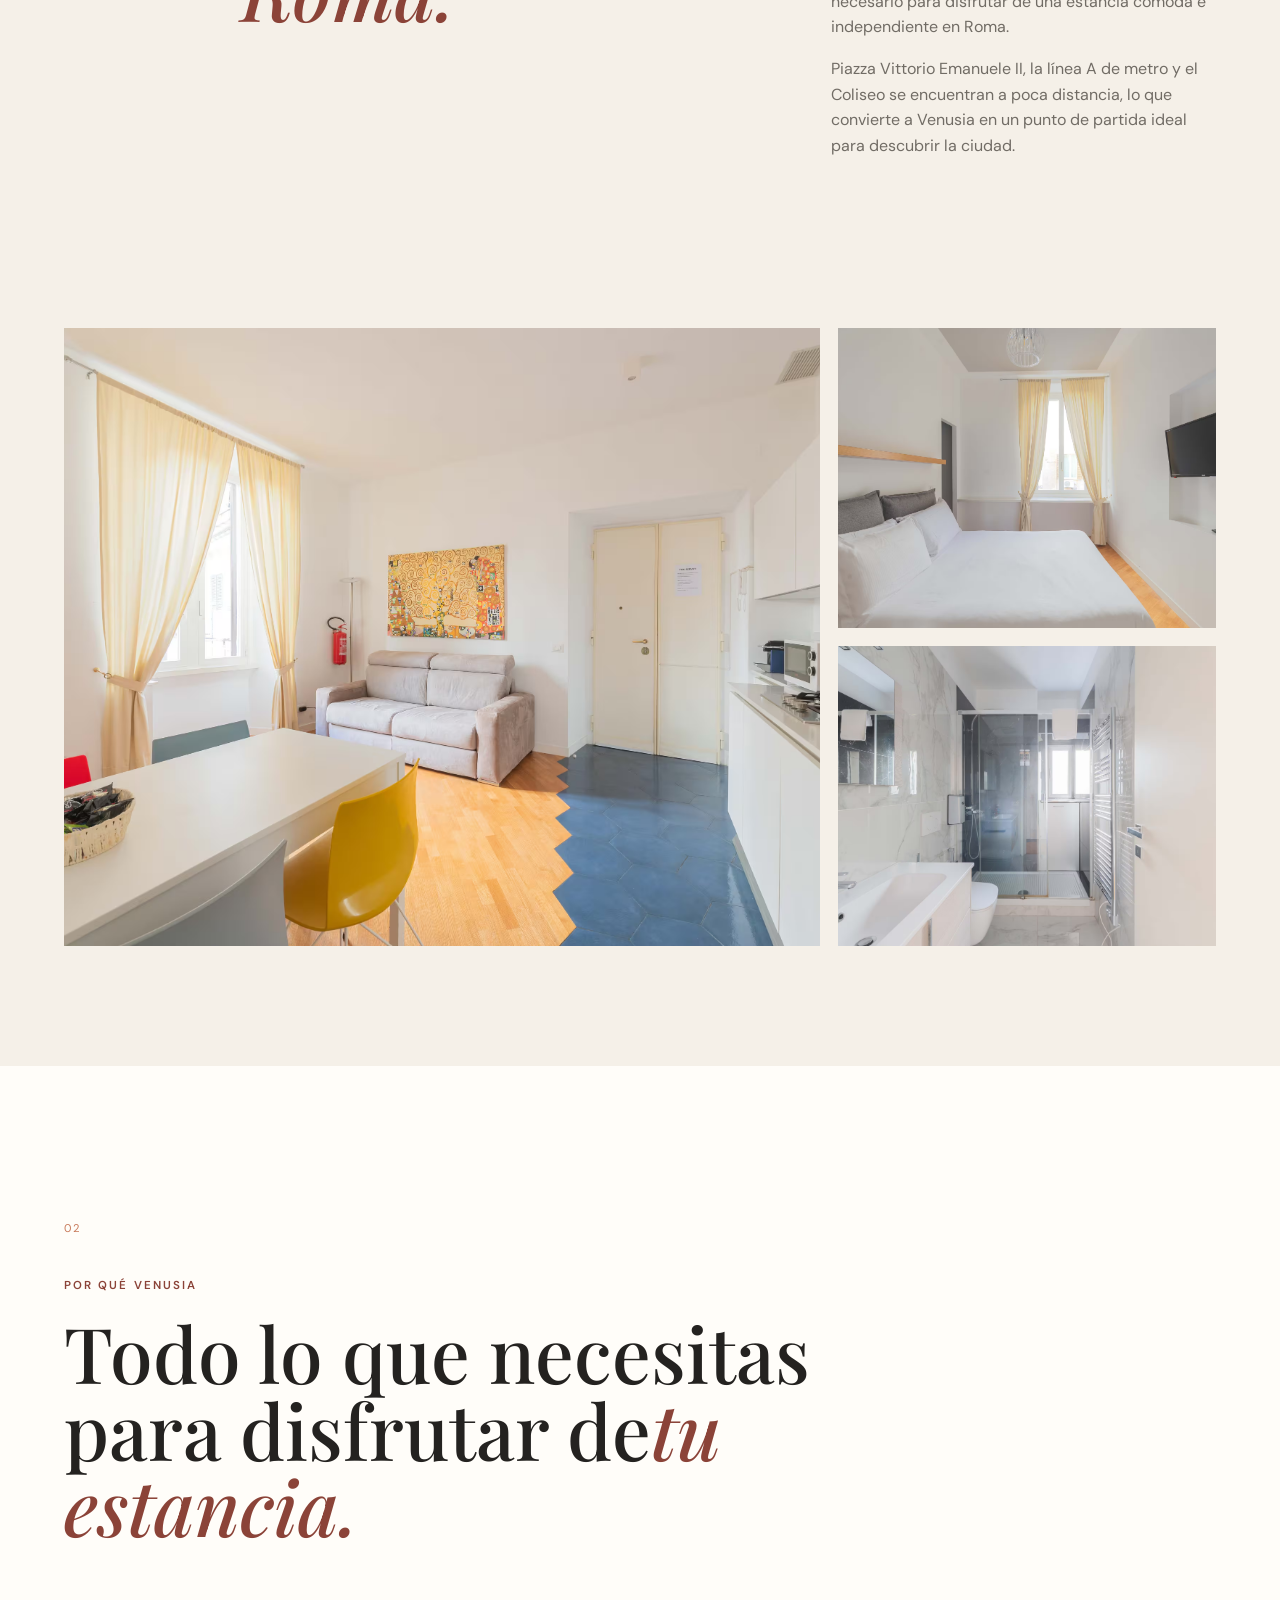
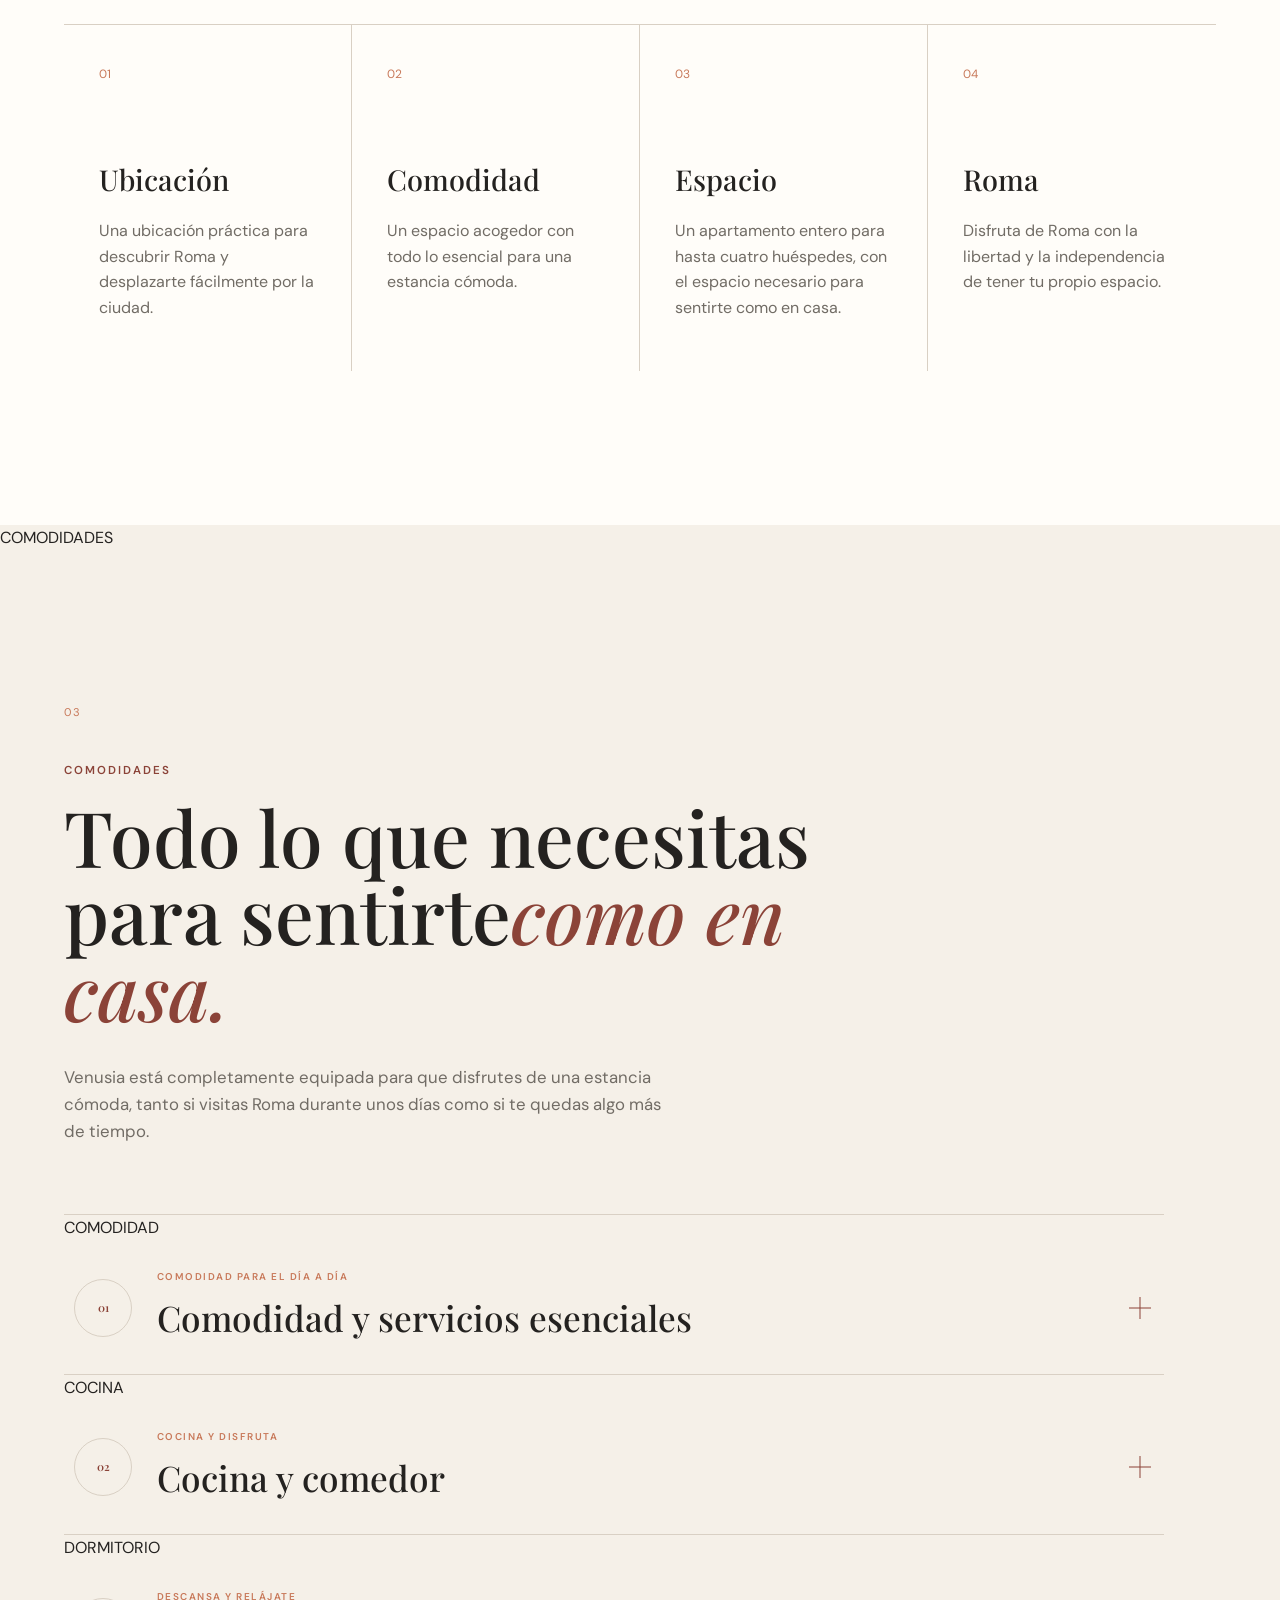
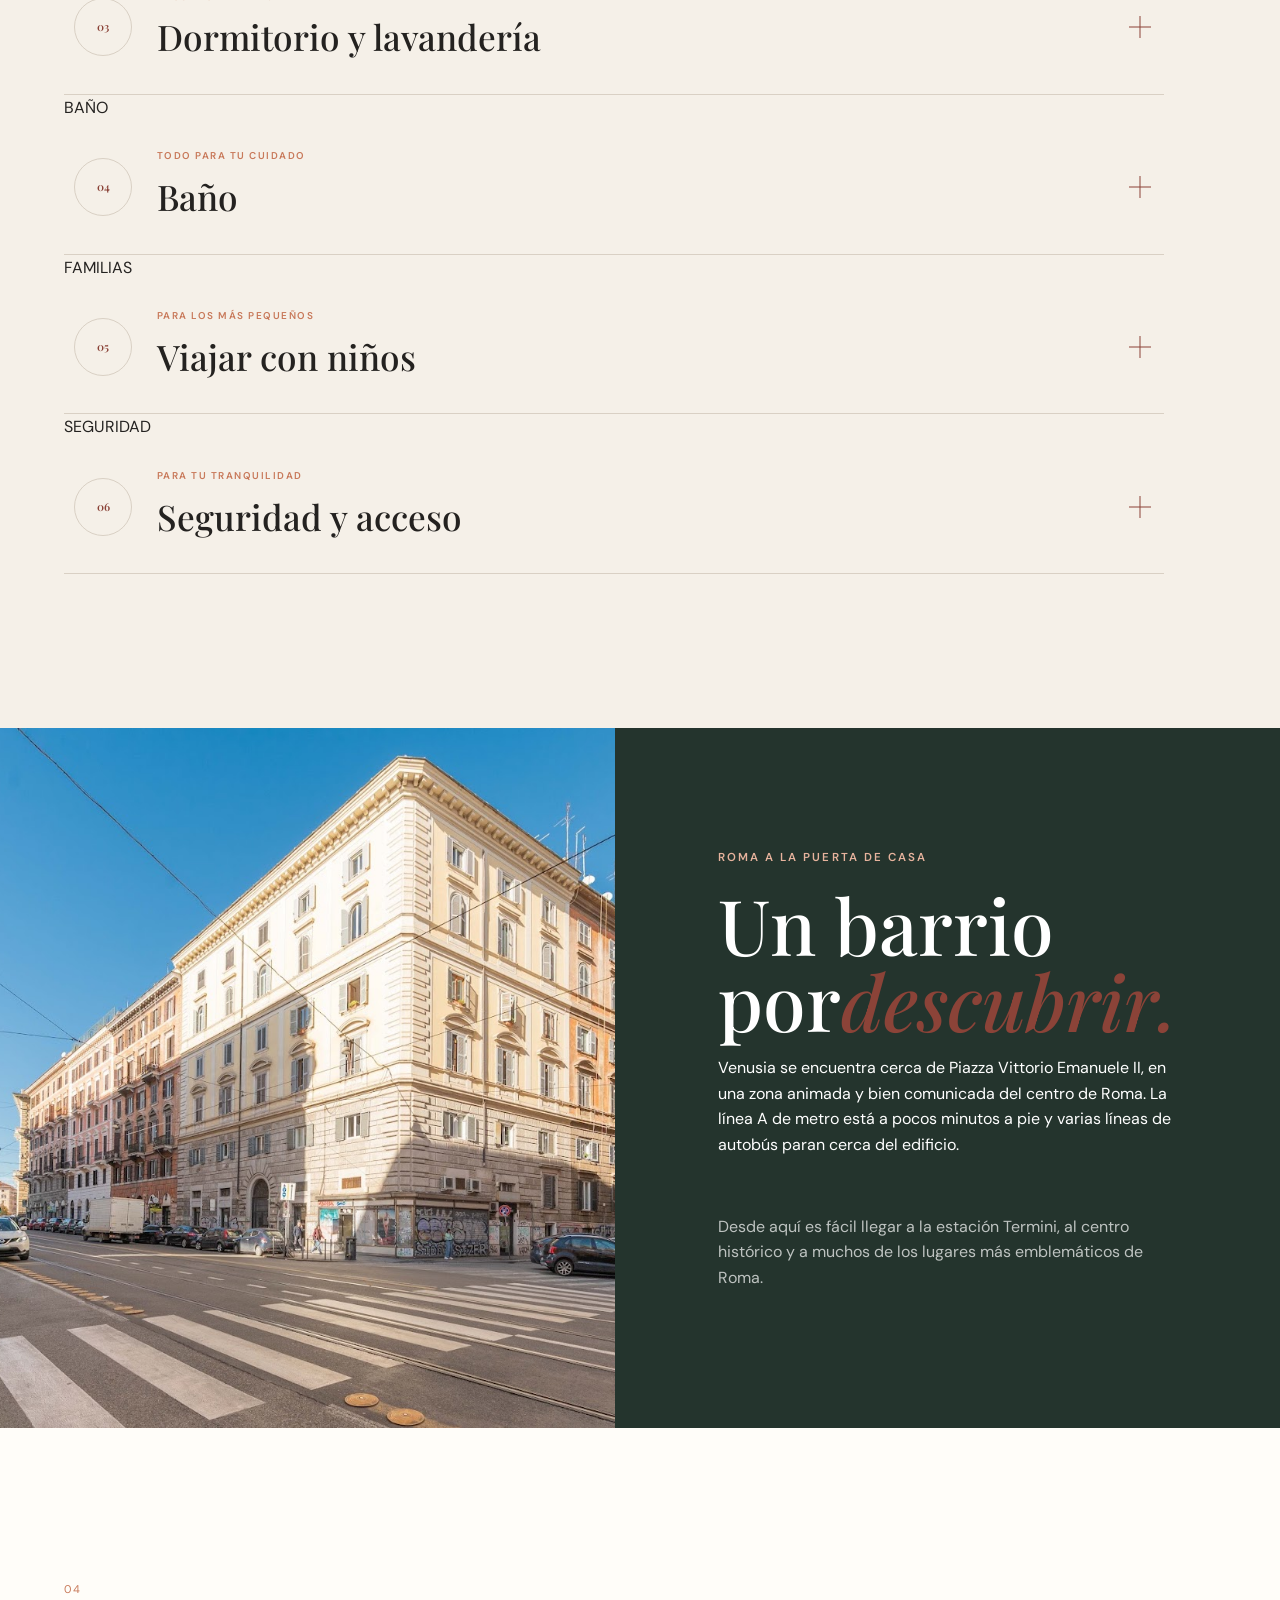
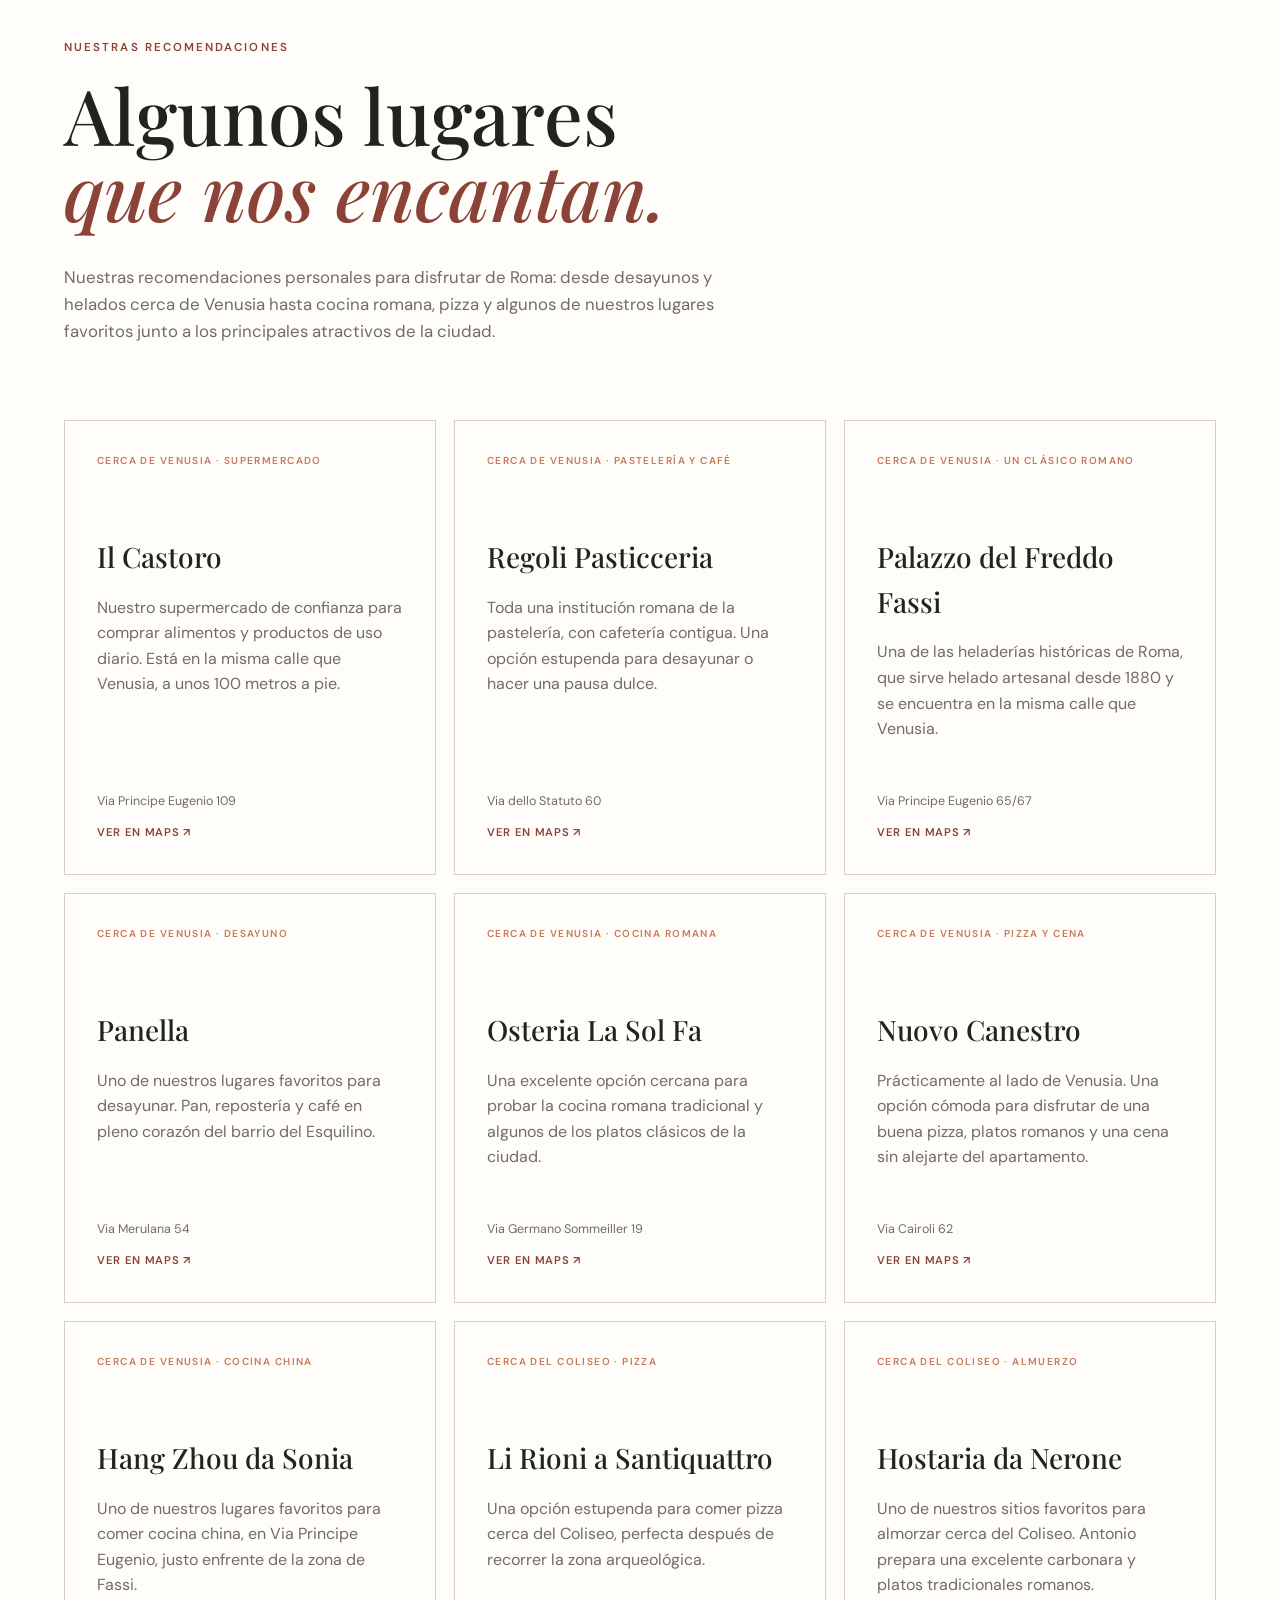
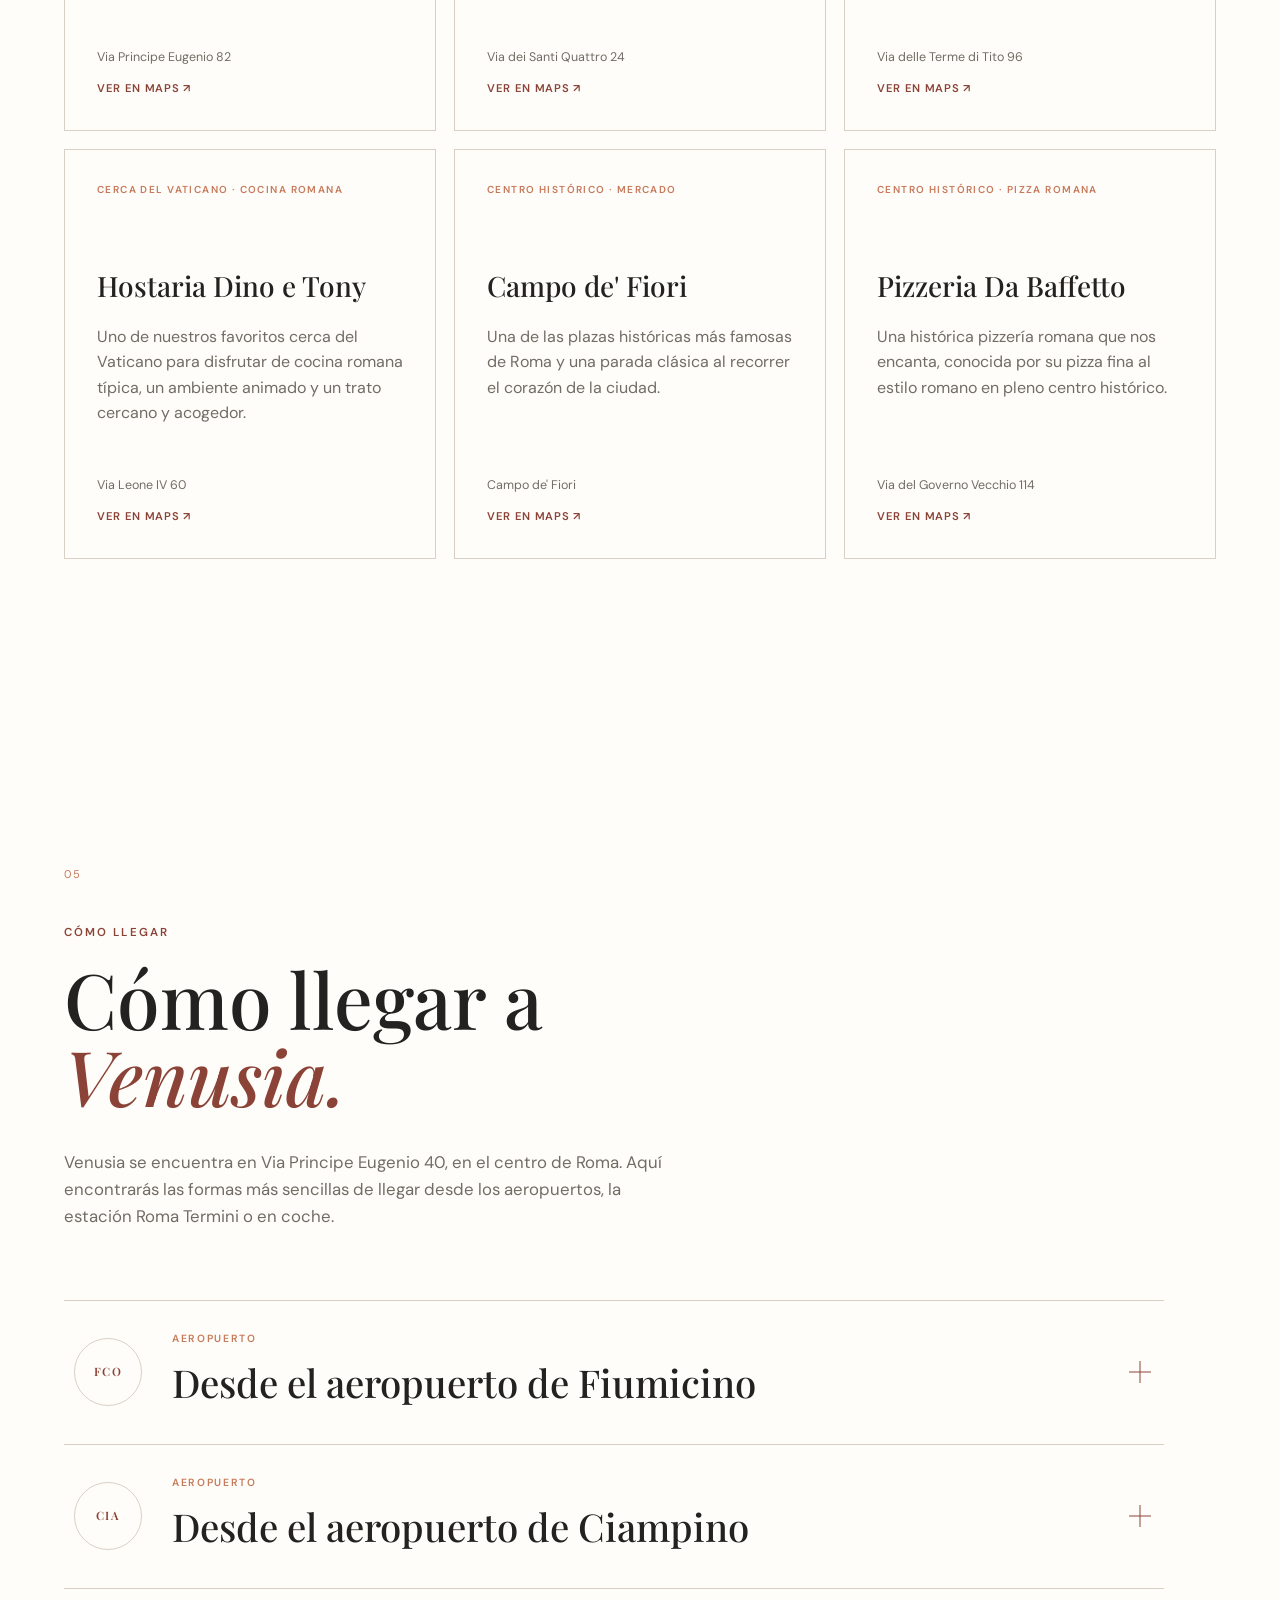
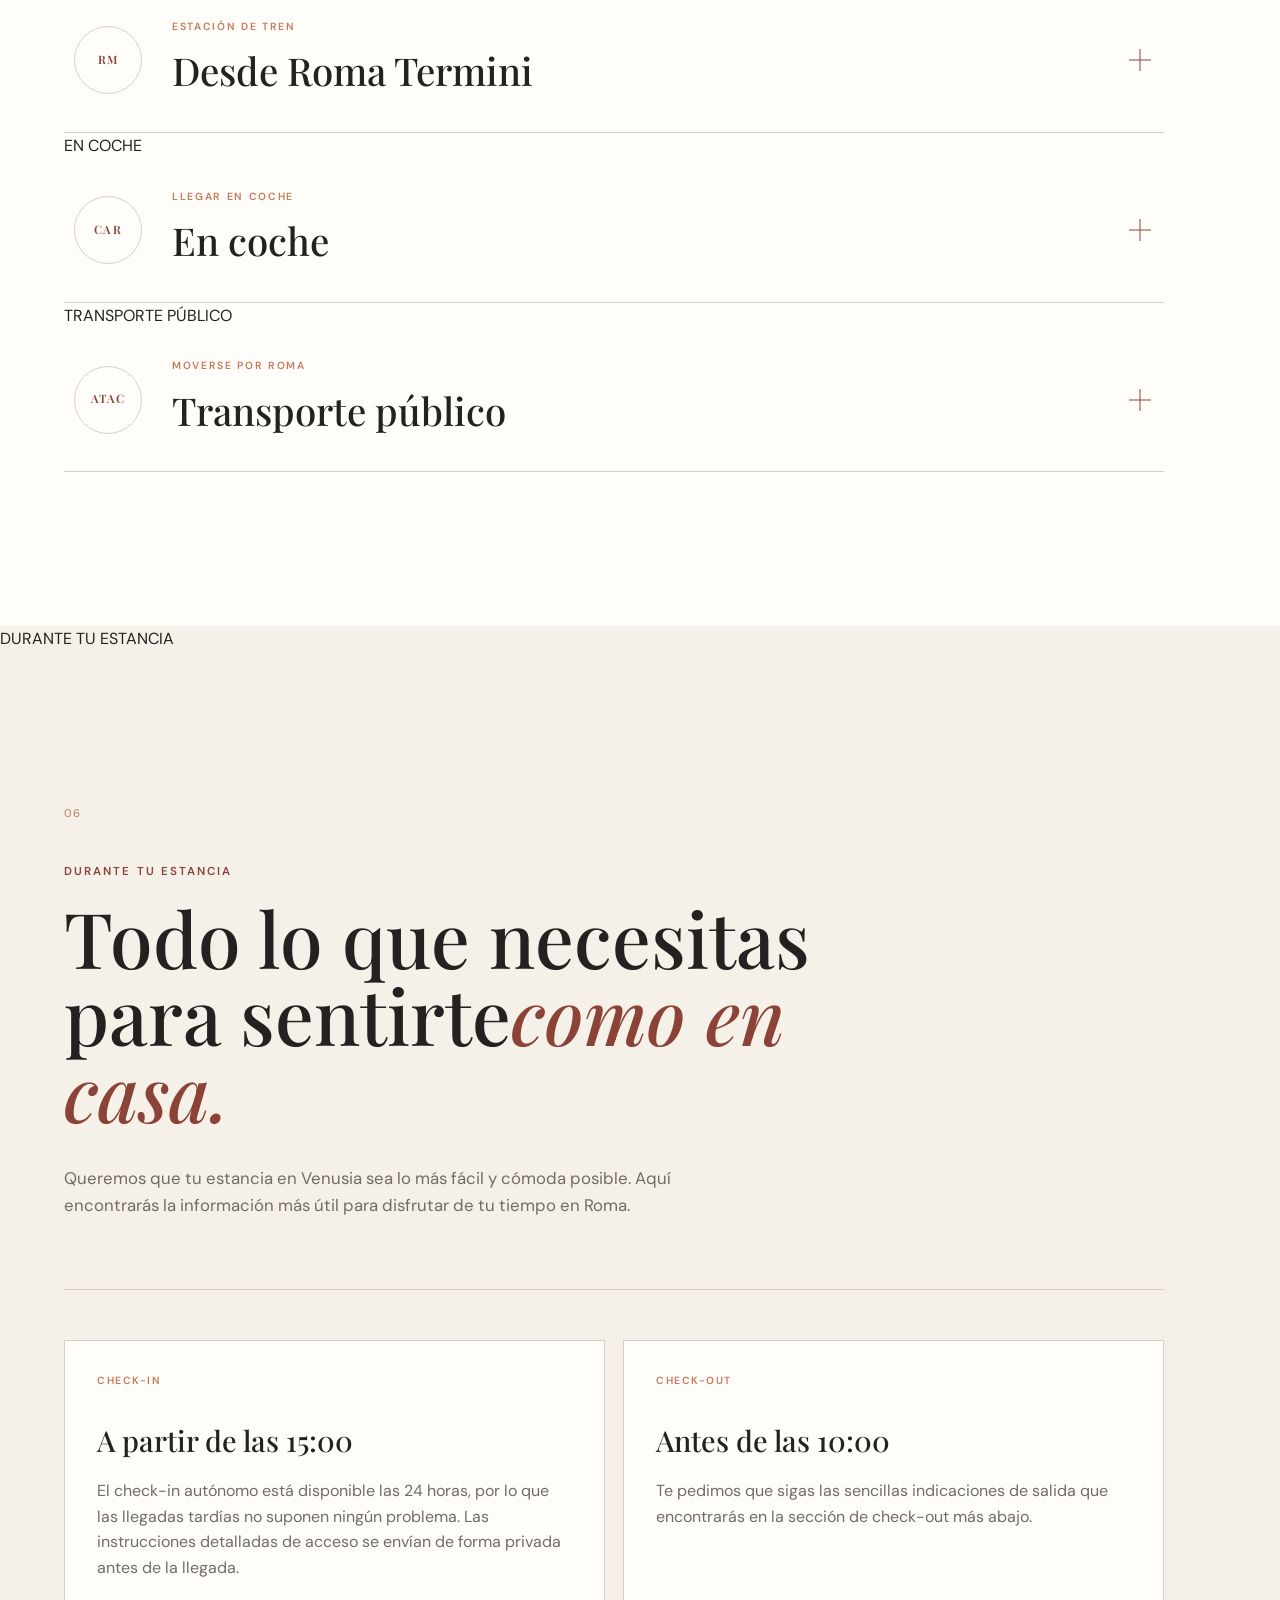
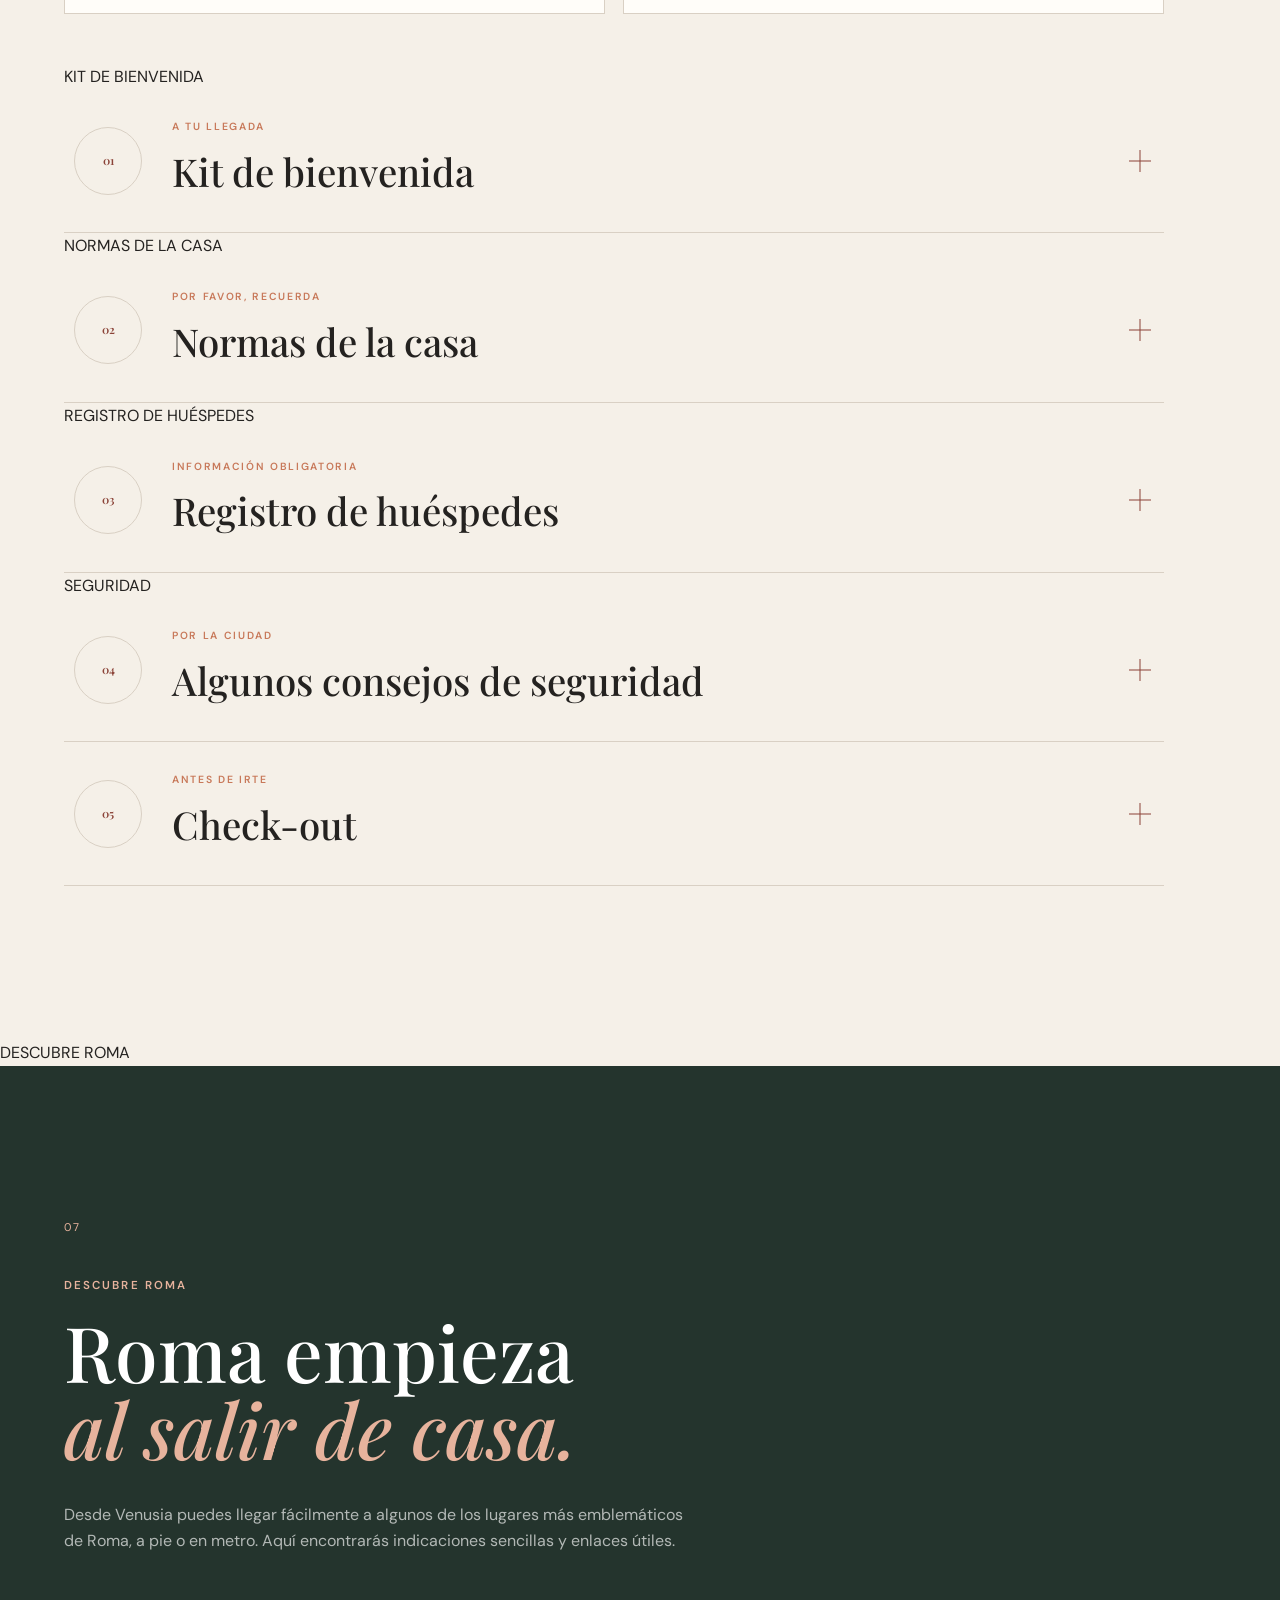
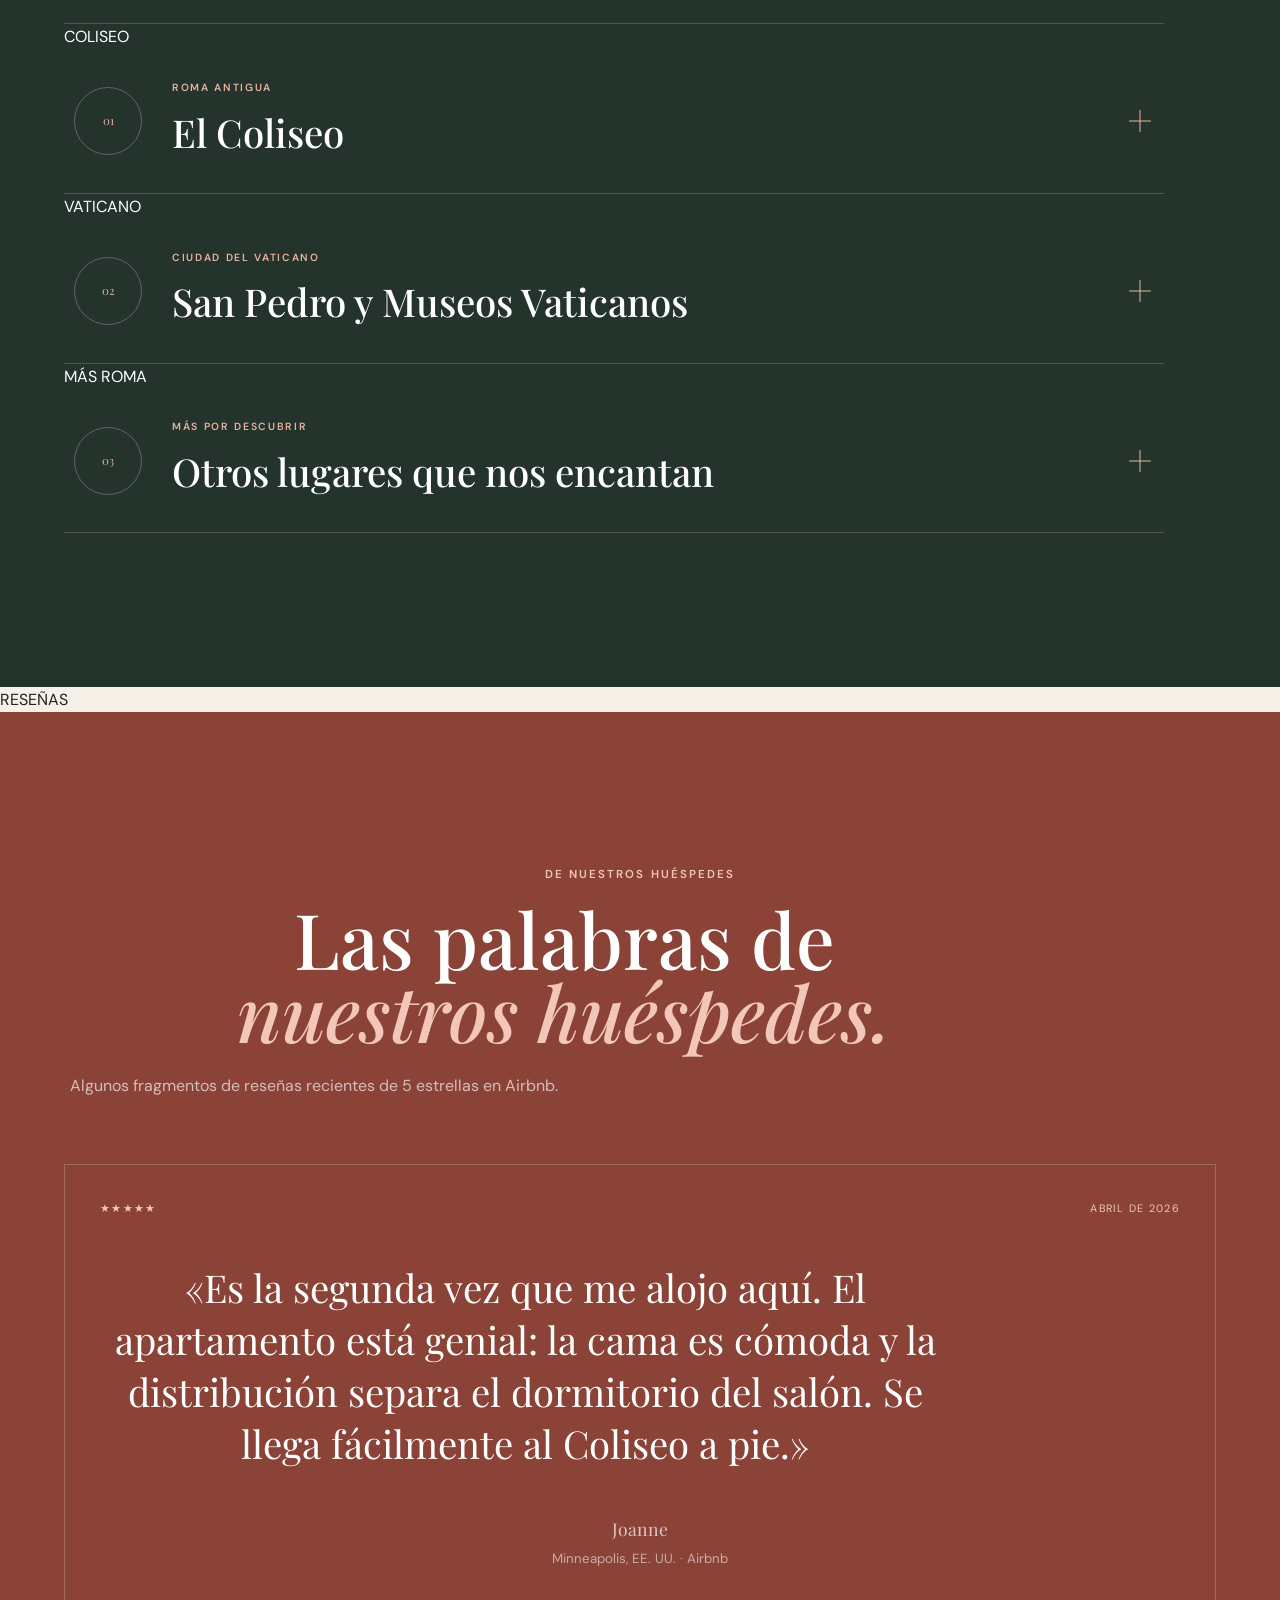
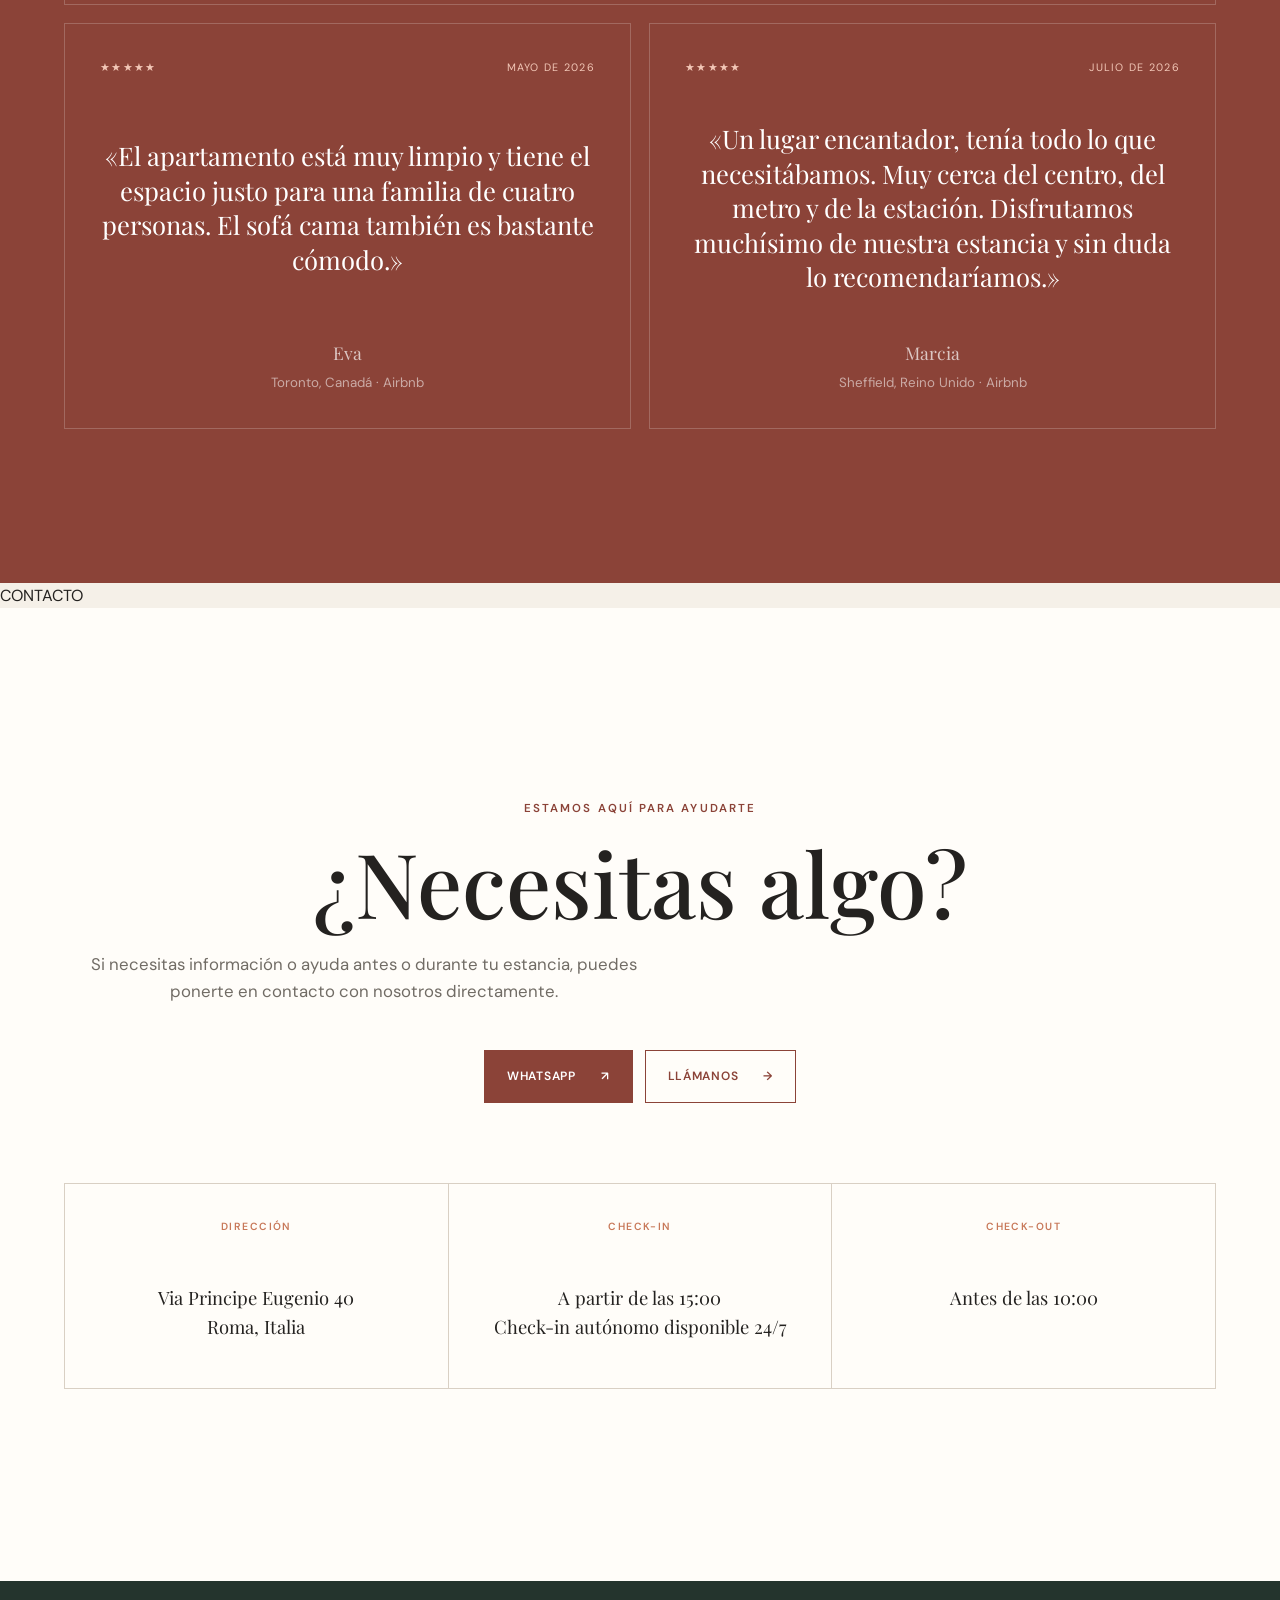
<file: es/index-es.html>
<!DOCTYPE html>

<html lang="es">
<head>
<meta charset="utf-8"/>
<meta content="width=device-width, initial-scale=1.0" name="viewport"/>
<title>Venusia Luxury Colosseo | Roma</title>
<!-- FAVICON -->
<link href="/favicon.ico?v=4" rel="icon" type="image/x-icon"/>
<link href="/apple-touch-icon.png?v=4" rel="apple-touch-icon" sizes="180x180"/>
<!-- SOCIAL PREVIEW -->
<meta content="Venusia Luxury Colosseo | Roma" property="og:title"/>
<meta content="Un acogedor apartamento en el centro de Roma para hasta cuatro huéspedes, cerca del Coliseo y de la línea A de metro." property="og:description"/>
<meta content="https://venusia-luxury-colosseo.pages.dev/assets/images/venusia-social-preview.jpg?v=3" property="og:image"/>
<meta content="https://venusia-luxury-colosseo.pages.dev/assets/images/venusia-social-preview.jpg?v=3" property="og:image:secure_url"/>
<meta content="image/jpeg" property="og:image:type"/>
<meta content="Salón de Venusia Luxury Colosseo en Roma" property="og:image:alt"/>
<meta content="es_ES" property="og:locale"/>
<meta content="https://venusia-luxury-colosseo.pages.dev/es/" property="og:url"/>
<meta content="website" property="og:type"/>
<meta content="Venusia Luxury Colosseo" property="og:site_name"/>
<!-- X / TWITTER / OTHER SOCIAL -->
<meta content="summary_large_image" name="twitter:card"/>
<meta content="Venusia Luxury Colosseo | Roma" name="twitter:title"/>
<meta content="Un acogedor apartamento en el centro de Roma para hasta cuatro huéspedes, cerca del Coliseo y de la línea A de metro." name="twitter:description"/>
<meta content="https://venusia-luxury-colosseo.pages.dev/assets/images/venusia-social-preview.jpg?v=3" name="twitter:image"/>
<!-- BROWSER COLOR -->
<meta content="#8b4338" name="theme-color"/>
<meta content="Venusia Luxury Colosseo, un acogedor apartamento en el centro de Roma para hasta cuatro huéspedes, cerca del Coliseo y de la línea A de metro." name="description"/>
<link href="https://fonts.googleapis.com" rel="preconnect"/>
<link crossorigin="" href="https://fonts.gstatic.com" rel="preconnect"/>
<link href="https://fonts.googleapis.com/css2?family=DM+Sans:wght@400;500;600&amp;family=Playfair+Display:ital,wght@0,500;0,600;1,500&amp;display=swap" rel="stylesheet"/>
<link href="/css/style.css" rel="stylesheet"/>
</head>
<body>
<!-- HEADER -->
<header class="site-header">
<a class="logo" href="#top">
            VENUSIA
<span class="brand-subtitle">LUXURY COLOSSEO</span>
</a>
<nav class="desktop-nav">
<a href="#casa">El apartamento</a>
<a href="#servizi">Comodidades</a>
<a href="#around-venusia">Alrededores</a>
<a href="#getting-here">Cómo llegar</a>
<a href="#during-stay">Tu estancia</a>
<a href="#explore-rome">Descubre Roma</a>
<a href="#contatti">Contacto</a>
</nav>
<button aria-label="Abrir menú" class="menu-button" id="menu-button">
<span></span>
<span></span>
</button>
</header>
<!-- MENU MOBILE -->
<div class="mobile-menu" id="mobile-menu">
<nav>
<a href="#casa">El apartamento</a>
<a href="#servizi">Comodidades</a>
<a href="#around-venusia">Alrededores de Venusia</a>
<a href="#getting-here">Cómo llegar a Venusia</a>
<a href="#during-stay">Durante tu estancia</a>
<a href="#explore-rome">Descubre Roma</a>
<a href="#reviews">Reseñas</a>
<a href="#contatti">Contacto</a>
</nav>
</div>
<main id="top">
<!-- HERO -->
<section class="hero">
<div class="hero-decoration hero-decoration-one"></div>
<div class="hero-decoration hero-decoration-two"></div>
<div class="hero-content">
<p class="eyebrow">ROMA · ESQUILINO</p>
<h1>Tu casa en Roma,<br/>
<em>toda para ti.</em>
</h1>
<p class="hero-description">Una estancia cómoda en Roma, pensada para hasta cuatro huéspedes. Descubre Venusia y todo lo que necesitas para disfrutar de la ciudad.</p>
<a class="text-link" href="#casa">Descubre Venusia<span>↓</span>
</a>
</div>
<div class="hero-image">
<img alt="Dormitorio del apartamento Venusia en Roma" src="/assets/images/venusia-hero-bedroom.jpg.avif"/>
</div>
</section>
<!-- DATI RAPIDI -->
<section class="facts">
<div>
<strong>4</strong>
<span>huéspedes</span>
</div>
<div>
<strong>1</strong>
<span>dormitorio</span>
</div>
<div>
<strong>2</strong>
<span>camas</span>
</div>
<div>
<strong>1</strong>
<span>baño</span>
</div>
</section>
<!-- LA CASA -->
<section class="section intro-section" id="casa">
<div class="section-number">
                01
            </div>
<div class="section-heading">
<p class="eyebrow">
                    VENUSIA
                </p>
<h2>Siéntete como en casa,<br/>
<em>mientras descubres Roma.</em>
</h2>
</div>
<div class="intro-text">
<p>Venusia Luxury Colosseo es un acogedor apartamento en el centro de Roma, cuidadosamente equipado con todas las comodidades modernas y atención al detalle en cada estancia.</p>
<p>Situado en la cuarta planta de un edificio de principios del siglo XX con ascensor, el apartamento puede alojar hasta cuatro huéspedes, con una cama doble en el dormitorio y un cómodo sofá cama en la zona de estar.</p>
<p>Los huéspedes disponen del apartamento completo para su uso exclusivo, con cocina totalmente equipada, aire acondicionado, Wi-Fi y todo lo necesario para disfrutar de una estancia cómoda e independiente en Roma.</p>
<p>Piazza Vittorio Emanuele II, la línea A de metro y el Coliseo se encuentran a poca distancia, lo que convierte a Venusia en un punto de partida ideal para descubrir la ciudad.</p>
</div>
</section>
<!-- GALLERIA -->
<section class="gallery-section">
<div class="gallery-main">
<img alt="Salón y cocina del apartamento Venusia en Roma" src="/assets/images/venusia-living-room.jpg.avif"/>
</div>
<div class="gallery-small">
<img alt="Dormitorio del apartamento Venusia en Roma" src="/assets/images/venusia-bedroom-wide.jpg.avif"/>
</div>
<div class="gallery-small">
<img alt="Baño y ducha amplia del apartamento Venusia en Roma" src="/assets/images/venusia-bathroom.jpg.avif"/>
</div>
</section>
<!-- PERCHÉ VENUSIA -->
<section class="section advantages-section">
<div class="section-number">
                02
            </div>
<div class="section-heading">
<p class="eyebrow">POR QUÉ VENUSIA</p>
<h2>Todo lo que necesitas<br/>para disfrutar de<em>tu estancia.</em>
</h2>
</div>
<div class="advantages-grid">
<article class="advantage">
<span>01</span>
<h3>Ubicación</h3>
<p>Una ubicación práctica para descubrir Roma y desplazarte fácilmente por la ciudad.</p>
</article>
<article class="advantage">
<span>02</span>
<h3>Comodidad</h3>
<p>Un espacio acogedor con todo lo esencial para una estancia cómoda.</p>
</article>
<article class="advantage">
<span>03</span>
<h3>Espacio</h3>
<p>Un apartamento entero para hasta cuatro huéspedes, con el espacio necesario para sentirte como en casa.</p>
</article>
<article class="advantage">
<span>04</span>
<h3>Roma</h3>
<p>Disfruta de Roma con la libertad y la independencia de tener tu propio espacio.</p>
</article>
</div>
</section>
COMODIDADES
<section class="section services-section" id="servizi">
<div class="section-number">
        03
    </div>
<div class="section-heading">
<p class="eyebrow">COMODIDADES</p>
<h2>Todo lo que necesitas<br/>para sentirte<em>como en casa.</em>
</h2>
<p class="amenities-intro">Venusia está completamente equipada para que disfrutes de una estancia cómoda, tanto si visitas Roma durante unos días como si te quedas algo más de tiempo.</p>
</div>
<div class="amenities-list">
COMODIDAD
<details class="amenity-group">
<summary>
<div>
<span class="amenity-number">
                        01
                    </span>
<div>
<span class="amenity-small-title">COMODIDAD PARA EL DÍA A DÍA</span>
<h3>Comodidad y servicios esenciales</h3>
</div>
</div>
<span class="amenity-plus"></span>
</summary>
<div class="amenity-content">
<div>Wi-Fi</div>
<div>Aire acondicionado</div>
<div>Calefacción</div>
<div>Smart TV de 32 pulgadas</div>
<div>Espacio de trabajo</div>
<div>Caja fuerte</div>
<div>Ascensor</div>
<div>Agua caliente continua</div>
</div>
</details>
COCINA
<details class="amenity-group">
<summary>
<div>
<span class="amenity-number">
                        02
                    </span>
<div>
<span class="amenity-small-title">COCINA Y DISFRUTA</span>
<h3>Cocina y comedor</h3>
</div>
</div>
<span class="amenity-plus"></span>
</summary>
<div class="amenity-content">
<div>Cocina totalmente equipada</div>
<div>Frigorífico y congelador</div>
<div>Microondas</div>
<div>Lavavajillas</div>
<div>Placa de cocina</div>
<div>Cafetera Nespresso</div>
<div>Hervidor de agua</div>
<div>Tostadora</div>
<div>Ollas y sartenes</div>
<div>Aceite, sal y pimienta</div>
<div>Vajilla y cubiertos</div>
<div>Mesa de comedor</div>
</div>
</details>
DORMITORIO
<details class="amenity-group">
<summary>
<div>
<span class="amenity-number">
                        03
                    </span>
<div>
<span class="amenity-small-title">DESCANSA Y RELÁJATE</span>
<h3>Dormitorio y lavandería</h3>
</div>
</div>
<span class="amenity-plus"></span>
</summary>
<div class="amenity-content">
<div>Ropa de cama</div>
<div>Toallas</div>
<div>Almohadas y mantas adicionales</div>
<div>Armario y cajones</div>
<div>Perchas</div>
<div>Lavadora</div>
<div>Plancha</div>
</div>
</details>
BAÑO
<details class="amenity-group">
<summary>
<div>
<span class="amenity-number">
                        04
                    </span>
<div>
<span class="amenity-small-title">TODO PARA TU CUIDADO</span>
<h3>Baño</h3>
</div>
</div>
<span class="amenity-plus"></span>
</summary>
<div class="amenity-content">
<div>Ducha amplia</div>
<div>Secador de pelo</div>
<div>Champú</div>
<div>Jabón corporal</div>
<div>Gel de ducha</div>
<div>Papel higiénico</div>
<div>Productos de limpieza</div>
</div>
</details>
FAMILIAS
<details class="amenity-group">
<summary>
<div>
<span class="amenity-number">
                        05
                    </span>
<div>
<span class="amenity-small-title">PARA LOS MÁS PEQUEÑOS</span>
<h3>Viajar con niños</h3>
</div>
</div>
<span class="amenity-plus"></span>
</summary>
<div class="amenity-content">
<div>Cuna disponible bajo petición</div>
<div>Cuna de viaje disponible bajo petición</div>
<div>Trona</div>
<div>Ropa de cama incluida</div>
</div>
</details>
SEGURIDAD
<details class="amenity-group">
<summary>
<div>
<span class="amenity-number">
                        06
                    </span>
<div>
<span class="amenity-small-title">PARA TU TRANQUILIDAD</span>
<h3>Seguridad y acceso</h3>
</div>
</div>
<span class="amenity-plus"></span>
</summary>
<div class="amenity-content">
<div>Detector de monóxido de carbono</div>
<div>Extintor</div>
<div>Botiquín de primeros auxilios</div>
<div>Check-in autónomo</div>
<div>Cerradura inteligente</div>
<div>Ascensor</div>
<div>Aparcamiento de pago cercano</div>
</div>
</details>
</div>
</section>
<!-- QUARTIERE -->
<section class="neighbourhood-section" id="quartiere">
<div class="neighbourhood-image">
<img alt="El barrio alrededor de Venusia Luxury Colosseo en Roma" src="/assets/images/venusia-neighborhood.jpg"/>
</div>
<div class="neighbourhood-content">
<p class="eyebrow">ROMA A LA PUERTA DE CASA</p>
<h2>Un barrio<br/>por<em>descubrir.</em>
</h2>
<p>Venusia se encuentra cerca de Piazza Vittorio Emanuele II, en una zona animada y bien comunicada del centro de Roma. La línea A de metro está a pocos minutos a pie y varias líneas de autobús paran cerca del edificio.</p>
<p>Desde aquí es fácil llegar a la estación Termini, al centro histórico y a muchos de los lugares más emblemáticos de Roma.</p>
</div>
</section>
<!-- AROUND VENUSIA -->
<section class="section around-section" id="around-venusia">
<div class="section-number">
        04
    </div>
<div class="section-heading around-heading">
<p class="eyebrow">NUESTRAS RECOMENDACIONES</p>
<h2>Algunos lugares<br/>
<em>que nos encantan.</em>
</h2>
<p class="around-intro">Nuestras recomendaciones personales para disfrutar de Roma: desde desayunos y helados cerca de Venusia hasta cocina romana, pizza y algunos de nuestros lugares favoritos junto a los principales atractivos de la ciudad.</p>
</div>
<div class="around-grid">
<!-- IL CASTORO -->
<a class="around-card" href="https://www.google.com/maps/search/?api=1&amp;query=Il+Castoro+Supermercati+Via+Principe+Eugenio+109+Roma" rel="noopener noreferrer" target="_blank">
<span class="around-card-type">CERCA DE VENUSIA · SUPERMERCADO</span>
<h3>
                Il Castoro
            </h3>
<p>Nuestro supermercado de confianza para comprar alimentos y productos de uso diario. Está en la misma calle que Venusia, a unos 100 metros a pie.</p>
<span class="around-address">
                Via Principe Eugenio 109
            </span>
<span class="around-link">Ver en Maps ↗</span>
</a>
<!-- REGOLI -->
<a class="around-card" href="https://www.google.com/maps/search/?api=1&amp;query=Regoli+Pasticceria+Via+dello+Statuto+60+Roma" rel="noopener noreferrer" target="_blank">
<span class="around-card-type">CERCA DE VENUSIA · PASTELERÍA Y CAFÉ</span>
<h3>
                Regoli Pasticceria
            </h3>
<p>Toda una institución romana de la pastelería, con cafetería contigua. Una opción estupenda para desayunar o hacer una pausa dulce.</p>
<span class="around-address">
                Via dello Statuto 60
            </span>
<span class="around-link">Ver en Maps ↗</span>
</a>
<!-- FASSI -->
<a class="around-card" href="https://www.google.com/maps/search/?api=1&amp;query=Palazzo+del+Freddo+Fassi+Via+Principe+Eugenio+65+Roma" rel="noopener noreferrer" target="_blank">
<span class="around-card-type">CERCA DE VENUSIA · UN CLÁSICO ROMANO</span>
<h3>
                Palazzo del Freddo Fassi
            </h3>
<p>Una de las heladerías históricas de Roma, que sirve helado artesanal desde 1880 y se encuentra en la misma calle que Venusia.</p>
<span class="around-address">
                Via Principe Eugenio 65/67
            </span>
<span class="around-link">Ver en Maps ↗</span>
</a>
<!-- PANELLA -->
<a class="around-card" href="https://www.google.com/maps/search/?api=1&amp;query=Panella+Via+Merulana+54+Roma" rel="noopener noreferrer" target="_blank">
<span class="around-card-type">CERCA DE VENUSIA · DESAYUNO</span>
<h3>
                Panella
            </h3>
<p>Uno de nuestros lugares favoritos para desayunar. Pan, repostería y café en pleno corazón del barrio del Esquilino.</p>
<span class="around-address">
                Via Merulana 54
            </span>
<span class="around-link">Ver en Maps ↗</span>
</a>
<!-- LA SOL FA -->
<a class="around-card" href="https://www.google.com/maps/search/?api=1&amp;query=Osteria+La+Sol+Fa+Via+Germano+Sommeiller+19+Roma" rel="noopener noreferrer" target="_blank">
<span class="around-card-type">CERCA DE VENUSIA · COCINA ROMANA</span>
<h3>
                Osteria La Sol Fa
            </h3>
<p>Una excelente opción cercana para probar la cocina romana tradicional y algunos de los platos clásicos de la ciudad.</p>
<span class="around-address">
                Via Germano Sommeiller 19
            </span>
<span class="around-link">Ver en Maps ↗</span>
</a>
<!-- NUOVO CANESTRO -->
<a class="around-card" href="https://www.google.com/maps/search/?api=1&amp;query=Ristorante+Nuovo+Canestro+Via+Cairoli+62+Roma" rel="noopener noreferrer" target="_blank">
<span class="around-card-type">CERCA DE VENUSIA · PIZZA Y CENA</span>
<h3>
                Nuovo Canestro
            </h3>
<p>Prácticamente al lado de Venusia. Una opción cómoda para disfrutar de una buena pizza, platos romanos y una cena sin alejarte del apartamento.</p>
<span class="around-address">
                Via Cairoli 62
            </span>
<span class="around-link">Ver en Maps ↗</span>
</a>
<!-- HANG ZHOU -->
<a class="around-card" href="https://www.google.com/maps/search/?api=1&amp;query=Hang+Zhou+da+Sonia+Via+Principe+Eugenio+82+Roma" rel="noopener noreferrer" target="_blank">
<span class="around-card-type">CERCA DE VENUSIA · COCINA CHINA</span>
<h3>
                Hang Zhou da Sonia
            </h3>
<p>Uno de nuestros lugares favoritos para comer cocina china, en Via Principe Eugenio, justo enfrente de la zona de Fassi.</p>
<span class="around-address">
                Via Principe Eugenio 82
            </span>
<span class="around-link">Ver en Maps ↗</span>
</a>
<!-- LI RIONI -->
<a class="around-card" href="https://www.google.com/maps/search/?api=1&amp;query=Li+Rioni+a+Santiquattro+Via+dei+Santi+Quattro+24+Roma" rel="noopener noreferrer" target="_blank">
<span class="around-card-type">CERCA DEL COLISEO · PIZZA</span>
<h3>
                Li Rioni a Santiquattro
            </h3>
<p>Una opción estupenda para comer pizza cerca del Coliseo, perfecta después de recorrer la zona arqueológica.</p>
<span class="around-address">
                Via dei Santi Quattro 24
            </span>
<span class="around-link">Ver en Maps ↗</span>
</a>
<!-- HOSTARIA DA NERONE -->
<a class="around-card" href="https://www.google.com/maps/search/?api=1&amp;query=Hostaria+da+Nerone+Via+delle+Terme+di+Tito+96+Roma" rel="noopener noreferrer" target="_blank">
<span class="around-card-type">CERCA DEL COLISEO · ALMUERZO</span>
<h3>
                Hostaria da Nerone
            </h3>
<p>Uno de nuestros sitios favoritos para almorzar cerca del Coliseo. Antonio prepara una excelente carbonara y platos tradicionales romanos.</p>
<span class="around-address">
                Via delle Terme di Tito 96
            </span>
<span class="around-link">Ver en Maps ↗</span>
</a>
<!-- DINO E TONY -->
<a class="around-card" href="https://www.google.com/maps/search/?api=1&amp;query=Hostaria+Dino+e+Tony+Via+Leone+IV+60+Roma" rel="noopener noreferrer" target="_blank">
<span class="around-card-type">CERCA DEL VATICANO · COCINA ROMANA</span>
<h3>
                Hostaria Dino e Tony
            </h3>
<p>Uno de nuestros favoritos cerca del Vaticano para disfrutar de cocina romana típica, un ambiente animado y un trato cercano y acogedor.</p>
<span class="around-address">
                Via Leone IV 60
            </span>
<span class="around-link">Ver en Maps ↗</span>
</a>
<!-- CAMPO DE' FIORI -->
<a class="around-card" href="https://www.google.com/maps/search/?api=1&amp;query=Campo+de+Fiori+Roma" rel="noopener noreferrer" target="_blank">
<span class="around-card-type">CENTRO HISTÓRICO · MERCADO</span>
<h3>
                Campo de' Fiori
            </h3>
<p>Una de las plazas históricas más famosas de Roma y una parada clásica al recorrer el corazón de la ciudad.</p>
<span class="around-address">
                Campo de' Fiori
            </span>
<span class="around-link">Ver en Maps ↗</span>
</a>
<!-- DA BAFFETTO -->
<a class="around-card" href="https://www.google.com/maps/search/?api=1&amp;query=Pizzeria+Da+Baffetto+Via+del+Governo+Vecchio+114+Roma" rel="noopener noreferrer" target="_blank">
<span class="around-card-type">CENTRO HISTÓRICO · PIZZA ROMANA</span>
<h3>
                Pizzeria Da Baffetto
            </h3>
<p>Una histórica pizzería romana que nos encanta, conocida por su pizza fina al estilo romano en pleno centro histórico.</p>
<span class="around-address">
                Via del Governo Vecchio 114
            </span>
<span class="around-link">Ver en Maps ↗</span>
</a>
</div>
</section>
<!-- GETTING TO VENUSIA -->
<section class="section travel-section" id="getting-here">
<div class="section-number">
        05
    </div>
<div class="section-heading travel-heading">
<p class="eyebrow">CÓMO LLEGAR</p>
<h2>Cómo llegar a<br/>
<em>Venusia.</em>
</h2>
<p class="travel-intro">Venusia se encuentra en Via Principe Eugenio 40, en el centro de Roma. Aquí encontrarás las formas más sencillas de llegar desde los aeropuertos, la estación Roma Termini o en coche.</p>
</div>
<div class="travel-list">
<!-- FIUMICINO -->
<details class="travel-card">
<summary>
<div class="travel-summary-left">
<span class="travel-code">
                        FCO
                    </span>
<div>
<span class="travel-small-title">AEROPUERTO</span>
<h3>Desde el aeropuerto de Fiumicino</h3>
</div>
</div>
<span class="travel-plus"></span>
</summary>
<div class="travel-content">
<p class="travel-lead">Hay tres formas principales de llegar a Venusia desde el aeropuerto de Roma Fiumicino.</p>
<div class="travel-options">
<article>
<span class="option-number">
                            01
                        </span>
<h4>
                            Leonardo Express
                        </h4>
<p>El tren directo conecta el aeropuerto de Fiumicino con la estación Roma Termini.</p>
<strong>Aprox. 14 € por persona</strong>
</article>
<article>
<span class="option-number">
                            02
                        </span>
<h4>
                            Taxi
                        </h4>
<p>Un taxi puede llevarte directamente desde el aeropuerto hasta Venusia.</p>
<strong>Aprox. 55 €</strong>
</article>
<article>
<span class="option-number">
                            03
                        </span>
<h4>Autobús lanzadera</h4>
<p>Una opción más económica para llegar a Roma Termini, aunque el trayecto suele ser más largo.</p>
<strong>Aprox. 6 € por persona</strong>
</article>
</div>
<div class="travel-note">
<p>Si eliges el tren o el autobús lanzadera, llegarás a la estación Roma Termini. Desde allí puedes llegar a Venusia a pie, en autobús o en metro.</p>
<a href="#termini">Ver cómo llegar desde Termini ↓</a>
</div>
</div>
</details>
<!-- CIAMPINO -->
<details class="travel-card">
<summary>
<div class="travel-summary-left">
<span class="travel-code">
                        CIA
                    </span>
<div>
<span class="travel-small-title">AEROPUERTO</span>
<h3>Desde el aeropuerto de Ciampino</h3>
</div>
</div>
<span class="travel-plus"></span>
</summary>
<div class="travel-content">
<p class="travel-lead">El trayecto desde el aeropuerto de Ciampino hasta Venusia suele durar alrededor de una hora.</p>
<p>Una de las opciones más sencillas es tomar un autobús lanzadera desde el aeropuerto de Ciampino hasta la estación Roma Termini y continuar desde allí hasta Venusia.</p>
<a class="travel-button" href="https://www.sitbusshuttle.com/" rel="noopener noreferrer" target="_blank">Consultar autobús lanzadera<span>↗</span>
</a>
<div class="travel-note">
<p>Cuando llegues a Roma Termini, sigue las indicaciones de la sección siguiente.</p>
<a href="#termini">Ver cómo llegar desde Termini ↓</a>
</div>
</div>
</details>
<!-- TERMINI -->
<details class="travel-card" id="termini">
<summary>
<div class="travel-summary-left">
<span class="travel-code">
                        RM
                    </span>
<div>
<span class="travel-small-title">ESTACIÓN DE TREN</span>
<h3>Desde Roma Termini</h3>
</div>
</div>
<span class="travel-plus"></span>
</summary>
<div class="travel-content">
<p class="travel-lead">Venusia está cerca de la estación Roma Termini y puedes llegar de tres maneras diferentes.</p>
<div class="termini-options">
<article class="termini-option">
<span class="option-number">
                            01
                        </span>
<div>
<h4>A pie</h4>
<p>Venusia está a unos 10 minutos a pie de Roma Termini.</p>
</div>
</article>
<article class="termini-option">
<span class="option-number">
                            02
                        </span>
<div>
<h4>
                                Bus 649
                            </h4>
<p>La parada del autobús 649 está en Piazza dei Cinquecento, justo a la salida de la estación Termini, cerca del número 58.</p>
<p>Baja en la parada<strong>Conte Verde</strong>. Via Principe Eugenio discurre paralela a la parada y se encuentra justo al otro lado de la calle.</p>
</div>
</article>
<article class="termini-option">
<span class="option-number">
                            03
                        </span>
<div>
<h4>Línea A de metro</h4>
<p>Desde Termini, toma la línea A de metro en dirección a<strong>Anagnina</strong>durante una parada y baja en<strong>Vittorio Emanuele</strong>.
                            </p>
<p>Toma la salida hacia<strong>Piazza Dante</strong>. Al salir a la calle, cerca de Gatsby Café, gira a la izquierda y continúa bajo el pórtico.</p>
<p>Al final de las columnas, gira a la derecha en Via Principe Eugenio. Venusia se encuentra en el número 40.</p>
</div>
</article>
</div>
<div class="address-box">
<span>
                        VENUSIA
                    </span>
<strong>
                        Via Principe Eugenio 40
                    </strong>
<p>Roma, Italia</p>
</div>
<p class="security-note">Las instrucciones detalladas de acceso y check-in autónomo se enviarán de forma privada antes de tu llegada.</p>
</div>
</details>
EN COCHE
<details class="travel-card">
<summary>
<div class="travel-summary-left">
<span class="travel-code">
                CAR
            </span>
<div>
<span class="travel-small-title">LLEGAR EN COCHE</span>
<h3>En coche</h3>
</div>
</div>
<span class="travel-plus"></span>
</summary>
<div class="travel-content">
<p class="travel-lead">Si llegas en coche, encontrarás varias opciones de aparcamiento en los alrededores de Venusia.</p>
<div class="travel-note">
<p>Venusia no dispone de plaza de aparcamiento privada ni reservada. En los alrededores hay aparcamiento en la calle y garajes privados.</p>
</div>
<div class="parking-grid">
<article>
<span class="option-number">
                    01
                </span>
<h4>Aparcamiento en la calle</h4>
<p>En las calles cercanas hay plazas delimitadas con líneas azules, sujetas a tarifa.</p>
<strong>Aprox. 8 € al día</strong>
</article>
<article>
<span class="option-number">
                    02
                </span>
<h4>Aparcamiento gratuito</h4>
<p>También puede haber plazas delimitadas con líneas blancas, generalmente gratuitas allí donde esté permitido aparcar.</p>
</article>
<article>
<span class="option-number">
                    03
                </span>
<h4>Garaje privado</h4>
<p>Hay un garaje privado a unos 100 metros del apartamento.</p>
<strong>Aprox. 35 € al día</strong>
</article>
</div>
<a class="travel-button" href="https://www.google.com/search?q=garage%20via%20buonarroti%20roma" rel="noopener noreferrer" target="_blank">Ver garaje cercano<span>↗</span>
</a>
<p class="price-disclaimer">Los precios de aparcamiento y transporte son orientativos y pueden cambiar con el tiempo.</p>
</div>
</details>
TRANSPORTE PÚBLICO
<details class="travel-card">
<summary>
<div class="travel-summary-left">
<span class="travel-code">
                ATAC
            </span>
<div>
<span class="travel-small-title">MOVERSE POR ROMA</span>
<h3>Transporte público</h3>
</div>
</div>
<span class="travel-plus"></span>
</summary>
<div class="travel-content">
<p class="travel-lead">La red de transporte público de Roma incluye metro, autobuses y tranvías. Hay distintas opciones de billetes y abonos según la duración de tu estancia.</p>
<div class="transport-tickets">
<article>
<span>
                    BIT
                </span>
<h4>Billete sencillo</h4>
<strong>
                    €1.50
                </strong>
<p>Válido durante 100 minutos desde la primera validación.</p>
</article>
<article>
<span>
                    24H
                </span>
<h4>
                    Roma 24H
                </h4>
<strong>
                    €8.50
                </strong>
<p>Viajes ilimitados durante 24 horas desde la primera validación.</p>
</article>
<article>
<span>
                    48H
                </span>
<h4>
                    Roma 48H
                </h4>
<strong>
                    €15
                </strong>
<p>Viajes ilimitados durante 48 horas desde la primera validación.</p>
</article>
<article>
<span>
                    72H
                </span>
<h4>
                    Roma 72H
                </h4>
<strong>
                    €22
                </strong>
<p>Viajes ilimitados durante 72 horas desde la primera validación.</p>
</article>
<article>
<span>
                    7D
                </span>
<h4>Abono semanal CIS</h4>
<strong>
                    €29
                </strong>
<p>Viajes ilimitados durante siete días, según las condiciones de validez del abono semanal.</p>
</article>
</div>
<div class="travel-note">
<p>Los billetes y abonos pueden comprarse en las máquinas expendedoras del metro y en muchos quioscos, bares y estancos autorizados.</p>
</div>
<p class="price-disclaimer">Las tarifas indicadas se basan en los precios actuales del transporte público y pueden cambiar con el tiempo.</p>
</div>
</details>
</div>
</section>
DURANTE TU ESTANCIA
<section class="section stay-section" id="during-stay">
<div class="section-number">
        06
    </div>
<div class="section-heading stay-heading">
<p class="eyebrow">DURANTE TU ESTANCIA</p>
<h2>Todo lo que necesitas<br/>para sentirte<em>como en casa.</em>
</h2>
<p class="stay-intro">Queremos que tu estancia en Venusia sea lo más fácil y cómoda posible. Aquí encontrarás la información más útil para disfrutar de tu tiempo en Roma.</p>
</div>
<div class="stay-list">
<div class="stay-key-info">
<article>
<span>
            CHECK-IN
        </span>
<strong>A partir de las 15:00</strong>
<p>El check-in autónomo está disponible las 24 horas, por lo que las llegadas tardías no suponen ningún problema. Las instrucciones detalladas de acceso se envían de forma privada antes de la llegada.</p>
</article>
<article>
<span>
            CHECK-OUT
        </span>
<strong>Antes de las 10:00</strong>
<p>Te pedimos que sigas las sencillas indicaciones de salida que encontrarás en la sección de check-out más abajo.</p>
</article>
</div>
KIT DE BIENVENIDA
<details class="stay-card">
<summary>
<div class="stay-summary-left">
<span class="stay-number">
                        01
                    </span>
<div>
<span class="stay-small-title">A TU LLEGADA</span>
<h3>Kit de bienvenida</h3>
</div>
</div>
<span class="stay-plus"></span>
</summary>
<div class="stay-content">
<p class="stay-lead">Al llegar a Venusia encontrarás un pequeño kit de bienvenida preparado para que el comienzo de tu estancia sea más cómodo.</p>
<div class="welcome-grid">
<article>
<span class="welcome-icon">
                            ☕
                        </span>
<h4>Para tu primera pausa</h4>
<p>En el apartamento encontrarás café, té y azúcar.</p>
</article>
<article>
<span class="welcome-icon">
                            ✦
                        </span>
<h4>En la cocina</h4>
<p>Encontrarás papel de cocina, esponjas nuevas, productos de limpieza y pastillas para el lavavajillas.</p>
</article>
<article>
<span class="welcome-icon">
                            ♢
                        </span>
<h4>En el baño</h4>
<p>A tu llegada encontrarás jabón, champú, gel de ducha y papel higiénico.</p>
</article>
<article>
<span class="welcome-icon">
                            ⌂
                        </span>
<h4>Todo listo para tu estancia</h4>
<p>El apartamento estará preparado con ropa de cama limpia y una funda de sofá limpia.</p>
</article>
</div>
</div>
</details>
NORMAS DE LA CASA
<details class="stay-card">
<summary>
<div class="stay-summary-left">
<span class="stay-number">
                        02
                    </span>
<div>
<span class="stay-small-title">POR FAVOR, RECUERDA</span>
<h3>Normas de la casa</h3>
</div>
</div>
<span class="stay-plus"></span>
</summary>
<div class="stay-content">
<p class="stay-lead">Unas sencillas normas nos ayudan a mantener Venusia cómoda para nuestros huéspedes y a respetar a quienes viven en el edificio.</p>
<div class="rules-list">
<article>
<span class="rule-symbol">
                            01
                        </span>
<div>
<h4>Puertas del ascensor</h4>
<p>Asegúrate siempre de que las dos puertas del ascensor queden completamente cerradas después de usarlo.</p>
<p>Es muy importante para el correcto funcionamiento del ascensor y para los demás residentes del edificio.</p>
</div>
</article>
<article>
<span class="rule-symbol">
                            02
                        </span>
<div>
<h4>Prohibido fumar</h4>
<p>Venusia es un apartamento estrictamente libre de humo. No está permitido fumar en el interior.</p>
</div>
</article>
</div>
</div>
</details>
REGISTRO DE HUÉSPEDES
<details class="stay-card">
<summary>
<div class="stay-summary-left">
<span class="stay-number">
                        03
                    </span>
<div>
<span class="stay-small-title">INFORMACIÓN OBLIGATORIA</span>
<h3>Registro de huéspedes</h3>
</div>
</div>
<span class="stay-plus"></span>
</summary>
<div class="stay-content">
<p class="stay-lead">La normativa italiana exige a los alojamientos recopilar los datos de identificación de todos los huéspedes.</p>
<p>Completa el formulario de registro de huéspedes mediante el enlace privado que recibirás antes de tu llegada o poco después.</p>
<div class="important-box">
<span>IMPORTANTE</span>
<p>El enlace de registro contiene información destinada únicamente a huéspedes con reserva confirmada, por lo que no se publicará en este sitio web.</p>
</div>
</div>
</details>
SEGURIDAD
<details class="stay-card">
<summary>
<div class="stay-summary-left">
<span class="stay-number">
                        04
                    </span>
<div>
<span class="stay-small-title">POR LA CIUDAD</span>
<h3>Algunos consejos de seguridad</h3>
</div>
</div>
<span class="stay-plus"></span>
</summary>
<div class="stay-content">
<p class="stay-lead">Roma es una ciudad grande y concurrida, por lo que unas sencillas precauciones pueden ayudarte a disfrutar de una estancia más tranquila.</p>
<div class="safety-grid">
<article>
<span>
                            01
                        </span>
<h4>Transporte público</h4>
<p>Vigila tus bolsos, teléfonos y objetos personales cuando viajes en autobús o metro y en zonas concurridas.</p>
</article>
<article>
<span>
                            02
                        </span>
<h4>Por la noche</h4>
<p>Cuando estés dentro del apartamento, especialmente por la noche, recomendamos cerrar con llave la puerta de entrada.</p>
</article>
</div>
</div>
</details>
<!-- CHECK-OUT -->
<details class="stay-card">
<summary>
<div class="stay-summary-left">
<span class="stay-number">
                05
            </span>
<div>
<span class="stay-small-title">ANTES DE IRTE</span>
<h3>Check-out</h3>
</div>
</div>
<span class="stay-plus"></span>
</summary>
<div class="stay-content">
<p class="stay-lead">El check-out debe realizarse antes de las 10:00. Antes de dejar Venusia, te pedimos que sigas unos sencillos pasos.</p>
<div class="checkout-list">
<article>
<span class="checkout-number">
                    01
                </span>
<div>
<h4>Apaga todo</h4>
<p>Antes de salir, apaga las luces y el aire acondicionado.</p>
</div>
</article>
<article>
<span class="checkout-number">
                    02
                </span>
<div>
<h4>Saca la basura</h4>
<p>Puedes depositar la basura en los contenedores situados en la calle, justo enfrente de la entrada principal del edificio.</p>
</div>
</article>
<article>
<span class="checkout-number">
                    03
                </span>
<div>
<h4>Deja las llaves</h4>
<p>Recuerda dejar las llaves del apartamento sobre la mesa antes de marcharte.</p>
</div>
</article>
</div>
<div class="review-request">
<span>UNA ÚLTIMA COSA</span>
<h4>¿Has disfrutado de tu estancia?</h4>
<p>Si has disfrutado de tu estancia en Venusia, te agradeceríamos mucho que compartieras tu experiencia con una reseña en Airbnb. Tu opinión es muy importante para nosotros y ayuda a futuros huéspedes a elegir Venusia con confianza.</p>
</div>
<p class="checkout-thanks">Gracias por elegir Venusia. Esperamos que hayas disfrutado de una estancia maravillosa en Roma y te deseamos un buen viaje de regreso.</p>
</div>
</details>
</div>
</section>
DESCUBRE ROMA
<section class="section explore-section" id="explore-rome">
<div class="section-number">
        07
    </div>
<div class="section-heading explore-heading">
<p class="eyebrow">DESCUBRE ROMA</p>
<h2>Roma empieza<br/>
<em>al salir de casa.</em>
</h2>
<p class="explore-intro">Desde Venusia puedes llegar fácilmente a algunos de los lugares más emblemáticos de Roma, a pie o en metro. Aquí encontrarás indicaciones sencillas y enlaces útiles.</p>
</div>
<div class="explore-list">
COLISEO
<details class="explore-card">
<summary>
<div class="explore-summary-left">
<span class="explore-number">
                        01
                    </span>
<div>
<span class="explore-small-title">ROMA ANTIGUA</span>
<h3>El Coliseo</h3>
</div>
</div>
<span class="explore-plus"></span>
</summary>
<div class="explore-content">
<div class="explore-layout explore-layout-single">
<div class="explore-information">
<p class="explore-lead">El Coliseo está a unos 700 metros de Venusia y se puede llegar fácilmente a pie.</p>
<div class="route-placeholder">
<span>DESDE VENUSIA</span>
<h4>A pie</h4>
<p>Al salir del edificio, gira a la izquierda. Después de unos 150 metros, gira a la derecha en Viale Manzoni.</p>
<p>Continúa en dirección al Coliseo y a la zona arqueológica.</p>
</div>
<div class="explore-tip">
<span>INFORMACIÓN ÚTIL</span>
<p>Las entradas oficiales para el Coliseo se ponen a la venta 30 días antes de la fecha de la visita. Recomendamos reservar únicamente a través de la web oficial del parque arqueológico.</p>
</div>
<div class="explore-actions">
<a class="explore-button" href="https://ticketing.colosseo.it/en/" rel="noopener noreferrer" target="_blank">Entradas oficiales<span>↗</span>
</a>
<a class="explore-button" href="https://www.google.com/maps/dir/?api=1&amp;origin=Via+Principe+Eugenio+40,+Rome&amp;destination=Colosseum,+Rome&amp;travelmode=walking" rel="noopener noreferrer" target="_blank">Ruta a pie<span>↗</span>
</a>
</div>
</div>
</div>
</div>
</details>
VATICANO
<details class="explore-card">
<summary>
<div class="explore-summary-left">
<span class="explore-number">
                        02
                    </span>
<div>
<span class="explore-small-title">CIUDAD DEL VATICANO</span>
<h3>San Pedro y Museos Vaticanos</h3>
</div>
</div>
<span class="explore-plus"></span>
</summary>
<div class="explore-content">
<div class="explore-layout explore-layout-single">
<div class="explore-information">
<p class="explore-lead">La zona del Vaticano es fácil de alcanzar desde Venusia utilizando la línea A de metro.</p>
<div class="route-placeholder">
<span>DESDE VENUSIA</span>
<h4>En metro</h4>
<p>Toma la línea A de metro desde<strong>Vittorio Emanuele</strong>en dirección a<strong>Battistini</strong>.
                            </p>
<p>Baja en<strong>Ottaviano – S. Pietro</strong>y continúa a pie hacia la Plaza de San Pedro o los Museos Vaticanos.</p>
</div>
<div class="explore-tip">
<span>ENTRADAS</span>
<p>Para visitar los Museos Vaticanos y la Capilla Sixtina, utiliza siempre la web oficial de venta de entradas de los Museos Vaticanos.</p>
</div>
<div class="explore-actions">
<a class="explore-button" href="https://tickets.museivaticani.va/" rel="noopener noreferrer" target="_blank">Entradas oficiales<span>↗</span>
</a>
<a class="explore-button" href="https://www.google.com/maps/dir/?api=1&amp;origin=Via+Principe+Eugenio+40,+Rome&amp;destination=Vatican+Museums,+Rome&amp;travelmode=transit" rel="noopener noreferrer" target="_blank">Ver ruta<span>↗</span>
</a>
</div>
</div>
</div>
</div>
</details>
MÁS ROMA
<details class="explore-card">
<summary>
<div class="explore-summary-left">
<span class="explore-number">
                        03
                    </span>
<div>
<span class="explore-small-title">MÁS POR DESCUBRIR</span>
<h3>Otros lugares que nos encantan</h3>
</div>
</div>
<span class="explore-plus"></span>
</summary>
<div class="explore-content">
<p class="explore-lead">Algunos lugares más que merece la pena incluir durante tu estancia en Roma.</p>
<div class="more-rome-grid">
<article>
<span>
                            01
                        </span>
<h4>
                            Santa Maria Maggiore
                        </h4>
<p>Una de las grandes basílicas de Roma y uno de los principales monumentos más cercanos a Venusia.</p>
<a class="mini-map-link" href="https://www.google.com/maps/dir/?api=1&amp;origin=Via+Principe+Eugenio+40,+Rome&amp;destination=Basilica+di+Santa+Maria+Maggiore,+Rome&amp;travelmode=walking" rel="noopener noreferrer" target="_blank">Cómo llegar ↗</a>
</article>
<article>
<span>
                            02
                        </span>
<h4>
                            Monti
                        </h4>
<p>Un barrio con mucho encanto cerca del Coliseo, lleno de callejuelas, restaurantes y bares.</p>
<a class="mini-map-link" href="https://www.google.com/maps/dir/?api=1&amp;origin=Via+Principe+Eugenio+40,+Rome&amp;destination=Rione+Monti,+Rome&amp;travelmode=walking" rel="noopener noreferrer" target="_blank">Cómo llegar ↗</a>
</article>
<article>
<span>
                            03
                        </span>
<h4>Fontana di Trevi</h4>
<p>Uno de los monumentos más famosos de Roma y una parada imprescindible al recorrer el centro histórico.</p>
<a class="mini-map-link" href="https://www.google.com/maps/dir/?api=1&amp;origin=Via+Principe+Eugenio+40,+Rome&amp;destination=Trevi+Fountain,+Rome" rel="noopener noreferrer" target="_blank">Cómo llegar ↗</a>
</article>
</div>
</div>
</details>
</div>
</section>
<!-- RECENSIONI -->
RESEÑAS
<section class="reviews-section" id="reviews">
<div class="reviews-inner">
<div class="reviews-heading">
<p class="eyebrow">DE NUESTROS HUÉSPEDES</p>
<h2>Las palabras de<br/>
<em>nuestros huéspedes.</em>
</h2>
<p>Algunos fragmentos de reseñas recientes de 5 estrellas en Airbnb.</p>
</div>
<div class="reviews-grid">
<!-- JOANNE -->
<article class="review-card review-card-main">
<div class="review-meta">
<span>
                        ★★★★★
                    </span>
<span>ABRIL DE 2026</span>
</div>
<blockquote>«Es la segunda vez que me alojo aquí. El apartamento está genial: la cama es cómoda y la distribución separa el dormitorio del salón. Se llega fácilmente al Coliseo a pie.»</blockquote>
<div class="review-author">
<span>
                        Joanne
                    </span>
<small>Minneapolis, EE. UU. · Airbnb</small>
</div>
</article>
<!-- EVA -->
<article class="review-card">
<div class="review-meta">
<span>
                        ★★★★★
                    </span>
<span>MAYO DE 2026</span>
</div>
<blockquote>«El apartamento está muy limpio y tiene el espacio justo para una familia de cuatro personas. El sofá cama también es bastante cómodo.»</blockquote>
<div class="review-author">
<span>
                        Eva
                    </span>
<small>Toronto, Canadá · Airbnb</small>
</div>
</article>
<!-- MARCIA -->
<article class="review-card">
<div class="review-meta">
<span>
                        ★★★★★
                    </span>
<span>JULIO DE 2026</span>
</div>
<blockquote>«Un lugar encantador, tenía todo lo que necesitábamos. Muy cerca del centro, del metro y de la estación. Disfrutamos muchísimo de nuestra estancia y sin duda lo recomendaríamos.»</blockquote>
<div class="review-author">
<span>
                        Marcia
                    </span>
<small>Sheffield, Reino Unido · Airbnb</small>
</div>
</article>
</div>
</div>
</section>
<!-- CONTATTI -->
CONTACTO
<section class="section contact-section" id="contatti">
<div class="contact-inner">
<p class="eyebrow">ESTAMOS AQUÍ PARA AYUDARTE</p>
<h2>¿Necesitas algo?</h2>
<p class="contact-intro">Si necesitas información o ayuda antes o durante tu estancia, puedes ponerte en contacto con nosotros directamente.</p>
<div class="contact-actions">
<a class="contact-button contact-button-primary" href="https://wa.me/393335281800" rel="noopener noreferrer" target="_blank">
                WhatsApp
                <span>↗</span>
</a>
<a class="contact-button" href="tel:+393335281800">Llámanos<span>→</span>
</a>
</div>
<div class="contact-details">
<article>
<span>DIRECCIÓN</span>
<p>
                    Via Principe Eugenio 40<br/>Roma, Italia</p>
</article>
<article>
<span>
                    CHECK-IN
                </span>
<p>A partir de las 15:00<br/>Check-in autónomo disponible 24/7</p>
</article>
<article>
<span>
                    CHECK-OUT
                </span>
<p>Antes de las 10:00</p>
</article>
</div>
</div>
</section>
<!-- FOOTER -->
<footer class="site-footer">
<div>
<a class="footer-logo" href="#top">
            VENUSIA LUXURY COLOSSEO
        </a>
<p>Roma · Italia</p>
</div>
<div>
<p>
            Via Principe Eugenio 40
        </p>
<p>
           CIN: IT058091C2BZFPK7UG
        </p>
</div>
<div>
<p>
            © <span id="current-year"></span> Venusia
        </p>
</div>
</footer>
<a class="floating-contact" href="#contatti">Contáctanos</a>
<script src="/js/main.js"></script>
</main></body>
</html>
</file>
<file: css/style.css>
/* =========================================
   COLORI E VARIABILI GENERALI
========================================= */

:root {

    --cream: #f5f0e8;
    --warm-white: #fffdf9;

    --brick: #8b4338;
    --terracotta: #c8795a;

    --green: #24342d;

    --text: #242220;
    --muted: #716c65;

    --border: #d9d0c4;

    --serif:
        "Playfair Display",
        Georgia,
        serif;

    --sans:
        "DM Sans",
        Arial,
        sans-serif;

    --page-padding:
        clamp(22px, 5vw, 80px);

}


/* =========================================
   IMPOSTAZIONI GENERALI
========================================= */

* {
    box-sizing: border-box;
}


html {
    scroll-behavior: smooth;
}


body {

    margin: 0;

    background:
        var(--cream);

    color:
        var(--text);

    font-family:
        var(--sans);

    line-height: 1.6;

}


a {

    color: inherit;

    text-decoration: none;

}


button {

    font: inherit;

}


img {

    display: block;

    max-width: 100%;

}


/* =========================================
   HEADER
========================================= */

.site-header {

    position: absolute;

    top: 0;
    left: 0;

    z-index: 100;

    display: flex;

    width: 100%;

    padding:
        30px
        var(--page-padding);

    align-items: center;

    justify-content: space-between;

}


.logo {

    font-family:
        var(--serif);

    font-size:
        1.55rem;

    letter-spacing:
        0.12em;

}


.desktop-nav {

    display: flex;

    gap: 30px;

    font-size:
        0.85rem;

}


.desktop-nav a {

    position: relative;

}


.desktop-nav a::after {

    position: absolute;

    right: 0;
    bottom: -5px;
    left: 0;

    height: 1px;

    background:
        var(--brick);

    content: "";

    transform:
        scaleX(0);

    transform-origin:
        right;

    transition:
        transform 0.3s ease;

}


.desktop-nav a:hover::after {

    transform:
        scaleX(1);

    transform-origin:
        left;

}


/* =========================================
   PULSANTE MENU MOBILE
========================================= */

.menu-button {

    display: none;

    width: 35px;

    padding: 0;

    border: 0;

    background:
        transparent;

    cursor: pointer;

}


.menu-button span {

    display: block;

    width: 100%;

    height: 1px;

    margin: 7px 0;

    background:
        var(--text);

}


/* =========================================
   MENU MOBILE
========================================= */

.mobile-menu {

    position: fixed;

    inset: 0;

    z-index: 90;

    display: none;

    align-items: center;

    justify-content: center;

    background:
        var(--green);

    color:
        white;

}


.mobile-menu.open {

    display: flex;

}


.mobile-menu nav {

    display: flex;

    flex-direction: column;

    gap: 20px;

    text-align: center;

}


.mobile-menu a {

    font-family:
        var(--serif);

    font-size:
        2rem;

}


/* =========================================
   HERO
========================================= */

.hero {

    position: relative;

    display: grid;

    min-height: 100vh;

    padding:
        150px
        var(--page-padding)
        70px;

    grid-template-columns:
        0.9fr 1.1fr;

    gap:
        clamp(40px, 7vw, 110px);

    align-items: center;

    overflow: hidden;

}


.hero-content {

    position: relative;

    z-index: 2;

}


.eyebrow {

    margin:
        0
        0
        18px;

    color:
        var(--brick);

    font-size:
        0.72rem;

    font-weight:
        600;

    letter-spacing:
        0.18em;

}


.hero h1 {

    max-width:
        700px;

    margin: 0;

    font-family:
        var(--serif);

    font-size:
        clamp(3.5rem, 7vw, 7.8rem);

    font-weight:
        500;

    line-height:
        0.95;

}


.hero h1 em,
h2 em {

    color:
        var(--brick);

    font-weight:
        500;

}


.hero-description {

    max-width:
        480px;

    margin:
        35px
        0;

    color:
        var(--muted);

    font-size:
        1.05rem;

}


.text-link {

    display:
        inline-flex;

    gap:
        15px;

    align-items: center;

    font-size:
        0.8rem;

    font-weight:
        600;

    letter-spacing:
        0.08em;

    text-transform:
        uppercase;

}


/* =========================================
   FORMA FOTO PRINCIPALE
========================================= */

.hero-image {

    min-height:
        min(70vh, 760px);

    border-radius:
        250px
        250px
        16px
        16px;

}


/* =========================================
   DECORAZIONI HERO
========================================= */

.hero-decoration {

    position: absolute;

    border:
        1px solid
        rgba(139, 67, 56, 0.18);

    border-radius:
        999px;

}


.hero-decoration-one {

    top: 80px;

    right: -200px;

    width: 600px;

    height: 600px;

}


.hero-decoration-two {

    bottom: -250px;

    left: -300px;

    width: 600px;

    height: 600px;

}


/* =========================================
   SEGNAPOSTO FOTO
========================================= */

.placeholder {

    position: relative;

    display: flex;

    align-items: center;

    justify-content: center;

    overflow: hidden;

    background:
        linear-gradient(
            135deg,
            #d8c7b6,
            #b98369
        );

    color:
        rgba(255,255,255,0.8);

}


.placeholder::before {

    position: absolute;

    inset: 20px;

    border:
        1px solid
        rgba(255,255,255,0.35);

    content: "";

}


.placeholder span {

    position: relative;

    z-index: 2;

    font-size:
        0.7rem;

    font-weight:
        600;

    letter-spacing:
        0.15em;

}


/* =========================================
   NUMERI DELLA CASA
========================================= */

.facts {

    display: grid;

    background:
        var(--green);

    color:
        white;

    grid-template-columns:
        repeat(4, 1fr);

}


.facts div {

    padding:
        35px
        var(--page-padding);

    border-right:
        1px solid
        rgba(255,255,255,0.18);

}


.facts div:last-child {

    border-right: 0;

}


.facts strong {

    display: block;

    font-family:
        var(--serif);

    font-size:
        2.3rem;

    font-weight:
        500;

}


.facts span {

    color:
        rgba(255,255,255,0.65);

    font-size:
        0.8rem;

}


/* =========================================
   SEZIONI GENERALI
========================================= */

.section {
    position: relative;

    padding:
        clamp(90px, 12vw, 170px)
        var(--page-padding);

}



.section-number {

    margin-bottom:
        40px;

    color:
        var(--terracotta);

    font-size:
        0.7rem;

    letter-spacing:
        0.18em;

}


.section-heading {

    max-width:
        850px;

}


.section-heading h2,
.neighbourhood-content h2,
.contact-section h2 {

    margin: 0;

    font-family:
        var(--serif);

    font-size:
        clamp(3rem, 6vw, 6.5rem);

    font-weight:
        500;

    line-height: 1;

}


/* =========================================
   INTRODUZIONE
========================================= */

.intro-section {

    display: grid;

    grid-template-columns:
        0.25fr 1fr 0.7fr;

    gap: 40px;

}


.intro-text {

    align-self: end;

    max-width:
        450px;

    color:
        var(--muted);

}


/* =========================================
   GALLERIA
========================================= */

.gallery-section {

    display: grid;

    padding:
        0
        var(--page-padding)
        120px;

    grid-template-columns:
        1.5fr 0.75fr;

    grid-template-rows:
        repeat(2, 300px);

    gap:
        18px;

}


.gallery-main {

    grid-row:
        1 / 3;

}


.gallery-small {

    min-height:
        300px;

}


/* =========================================
   VANTAGGI
========================================= */

.advantages-section {

    background:
        var(--warm-white);

}


.advantages-grid {

    display: grid;

    margin-top:
        80px;

    border-top:
        1px solid
        var(--border);

    grid-template-columns:
        repeat(4, 1fr);

}


.advantage {

    min-height:
        300px;

    padding:
        35px;

    border-right:
        1px solid
        var(--border);

}


.advantage:last-child {

    border-right: 0;

}


.advantage > span {

    color:
        var(--terracotta);

    font-size:
        0.75rem;

}


.advantage h3 {

    margin-top:
        70px;

    margin-bottom:
        10px;

    font-family:
        var(--serif);

    font-size:
        1.8rem;

    font-weight:
        500;

}


.advantage p {

    color:
        var(--muted);

}


/* =========================================
   SERVIZI
========================================= */

.services-grid {

    display: grid;

    margin-top:
        70px;

    border-top:
        1px solid
        var(--border);

    grid-template-columns:
        repeat(4, 1fr);

}


.service-item {

    display: flex;

    min-height:
        100px;

    padding:
        25px;

    gap:
        15px;

    align-items: center;

    border-right:
        1px solid
        var(--border);

    border-bottom:
        1px solid
        var(--border);

}


.service-item span {

    color:
        var(--brick);

    font-size:
        1.3rem;

}


/* =========================================
   QUARTIERE
========================================= */

.neighbourhood-section {

    display: grid;

    min-height:
        700px;

    background:
        var(--green);

    color:
        white;

    grid-template-columns:
        1fr 1fr;

}


.neighbourhood-image {

    min-height:
        650px;

    border-radius: 0;

}


.neighbourhood-content {

    display: flex;

    padding:
        clamp(60px, 8vw, 130px);

    flex-direction: column;

    justify-content: center;

}


.neighbourhood-content .eyebrow {

    color:
        #e7b39d;

}


.neighbourhood-content p:last-child {

    max-width:
        450px;

    margin-top:
        40px;

    color:
        rgba(255,255,255,0.7);

}


/* =========================================
   DINTORNI
========================================= */

.nearby-grid {

    display: grid;

    margin-top:
        70px;

    grid-template-columns:
        repeat(3, 1fr);

    gap:
        25px;

}


.nearby-image {

    aspect-ratio:
        4 / 5;

}


.card-category {

    margin:
        25px
        0
        7px;

    color:
        var(--brick);

    font-size:
        0.7rem;

    font-weight:
        600;

    letter-spacing:
        0.15em;

}


.nearby-card h3 {

    margin: 0;

    font-family:
        var(--serif);

    font-size:
        1.7rem;

    font-weight:
        500;

}


.nearby-card > p:last-child {

    color:
        var(--muted);

}


/* =========================================
   INFORMAZIONI OSPITE
========================================= */

.guest-info-section {

    background:
        #eadfd2;

}


.guest-info-grid {

    display: grid;

    margin-top:
        70px;

    grid-template-columns:
        repeat(2, 1fr);

    gap: 1px;

    background:
        rgba(36,34,32,0.15);

}


.guest-info-grid article {

    min-height:
        260px;

    padding:
        40px;

    background:
        #eadfd2;

}


.guest-info-number {

    color:
        var(--brick);

    font-size:
        0.75rem;

}


.guest-info-grid h3 {

    margin-top:
        70px;

    margin-bottom:
        10px;

    font-family:
        var(--serif);

    font-size:
        2rem;

    font-weight:
        500;

}


/* =========================================
   RECENSIONI
========================================= */

.reviews-section {

    background:
        var(--brick);

    color:
        white;

    text-align:
        center;

}


.reviews-section .eyebrow {

    color:
        #f2c7b7;

}


.reviews-section h2 {

    max-width:
        1000px;

    margin:
        40px
        auto;

    font-family:
        var(--serif);

    font-size:
        clamp(2.3rem, 5vw, 5rem);

    font-weight:
        500;

    line-height:
        1.2;

}


.review-author {

    color:
        rgba(255,255,255,0.7);

}


/* =========================================
   FAQ
========================================= */

.faq-list {

    max-width:
        900px;

    margin-top:
        70px;

}


.faq-list details {

    padding:
        25px
        0;

    border-bottom:
        1px solid
        var(--border);

}


summary {

    display: flex;

    cursor: pointer;

    font-family:
        var(--serif);

    font-size:
        1.45rem;

    list-style: none;

    justify-content:
        space-between;

}


summary::-webkit-details-marker {

    display: none;

}


.faq-list summary::after {

    content:
        "+";

    color:
        var(--brick);

}


.faq-list details[open] summary::after {

    content:
        "−";

}


details p {

    max-width:
        650px;

    color:
        var(--muted);

}


/* =========================================
   CONTATTI
========================================= */

.contact-section {

    padding:
        clamp(110px, 15vw, 200px)
        var(--page-padding);

    background:
        var(--warm-white);

    text-align:
        center;

}


.contact-section h2 {

    margin-bottom:
        35px;

}


.contact-section > p:not(.eyebrow) {

    max-width:
        500px;

    margin:
        0
        auto;

    color:
        var(--muted);

}


.contact-actions {

    display: flex;

    margin-top:
        45px;

    gap:
        12px;

    justify-content:
        center;

}


.primary-button,
.secondary-button {

    min-width:
        180px;

    padding:
        15px
        25px;

    border:
        1px solid
        var(--brick);

}


.primary-button {

    background:
        var(--brick);

    color:
        white;

}


.secondary-button {

    color:
        var(--brick);

}


/* =========================================
   FOOTER
========================================= */

.site-footer {

    display: grid;

    padding:
        65px
        var(--page-padding);

    background:
        var(--green);

    color:
        white;

    grid-template-columns:
        1fr 1fr 1fr;

    gap:
        40px;

}


.site-footer > div:last-child {

    text-align:
        right;

}


.site-footer p {

    margin:
        5px
        0;

    color:
        rgba(255,255,255,0.6);

    font-size:
        0.8rem;

}


.footer-logo {

    font-family:
        var(--serif);

    font-size:
        1.5rem;

    letter-spacing:
        0.1em;

}


/* =========================================
   TABLET E TELEFONO
========================================= */

@media (max-width: 800px) {

    .desktop-nav {

        display: none;

    }


    .menu-button {

        display: block;

    }


    .site-header {

        padding-top:
            22px;

    }


    .hero {

        min-height:
            auto;

        padding-top:
            125px;

        grid-template-columns:
            1fr;

    }


    .hero h1 {

        font-size:
            clamp(3.6rem, 16vw, 5.8rem);

    }


    .hero-image {

        min-height:
            500px;

        border-radius:
            180px
            180px
            8px
            8px;

    }


    .facts {

        grid-template-columns:
            repeat(2, 1fr);

    }


    .facts div {

        padding:
            25px;

        border-bottom:
            1px solid
            rgba(255,255,255,0.15);

    }


    .intro-section {

        grid-template-columns:
            1fr;

    }


    .section-number {

        margin-bottom:
            0;

    }


    .gallery-section {

        padding-bottom:
            70px;

        grid-template-columns:
            1fr 1fr;

        grid-template-rows:
            auto;

    }


    .gallery-main {

        min-height:
            450px;

        grid-column:
            1 / 3;

        grid-row:
            auto;

    }


    .gallery-small {

        min-height:
            230px;

    }


    .advantages-grid {

        grid-template-columns:
            1fr 1fr;

    }


    .advantage {

        min-height:
            260px;

        border-bottom:
            1px solid
            var(--border);

    }


    .services-grid {

        grid-template-columns:
            1fr 1fr;

    }


    .neighbourhood-section {

        grid-template-columns:
            1fr;

    }


    .neighbourhood-image {

        min-height:
            480px;

    }


    .nearby-grid {

        grid-template-columns:
            1fr;

    }


    .nearby-image {

        aspect-ratio:
            16 / 11;

    }


    .guest-info-grid {

        grid-template-columns:
            1fr;

    }


    .site-footer {

        grid-template-columns:
            1fr;

    }


    .site-footer > div:last-child {

        text-align:
            left;

    }

}


/* =========================================
   TELEFONI PICCOLI
========================================= */

@media (max-width: 480px) {

    .advantages-grid {

        grid-template-columns:
            1fr;

    }


    .services-grid {

        grid-template-columns:
            1fr;

    }


    .gallery-section {

        grid-template-columns:
            1fr;

    }


    .gallery-main,
    .gallery-small {

        min-height:
            350px;

        grid-column:
            auto;

    }


    .contact-actions {

        flex-direction:
            column;

    }

}

/* =========================================
   RIFINITURE GRAFICHE
========================================= */


/* HEADER FISSO E TRASPARENTE */

.site-header {

    position: fixed;

    transition:
        background-color 0.35s ease,
        box-shadow 0.35s ease,
        color 0.35s ease;

}


.site-header.scrolled {

    background:
        rgba(245, 240, 232, 0.90);

    -webkit-backdrop-filter:
        blur(14px);

    backdrop-filter:
        blur(14px);

    box-shadow:
        0 1px 0
        rgba(36, 34, 32, 0.08);

}


/* BLOCCA LO SCROLL QUANDO IL MENU MOBILE È APERTO */

body.menu-open {

    overflow: hidden;

}


/* HEADER BIANCO SOPRA IL MENU VERDE */

body.menu-open .site-header {

    background:
        transparent;

    color:
        white;

    box-shadow:
        none;

}


body.menu-open .menu-button span {

    background:
        white;

}


/* ANIMAZIONE ICONA MENU */

.menu-button span {

    transition:
        transform 0.3s ease,
        background-color 0.3s ease;

}


body.menu-open .menu-button span:first-child {

    transform:
        translateY(4px)
        rotate(45deg);

}


body.menu-open .menu-button span:last-child {

    transform:
        translateY(-4px)
        rotate(-45deg);

}


/* ENTRATA INIZIALE HERO */

.hero-content {

    animation:
        heroContentEntrance
        0.9s
        ease
        both;

}


.hero-image {

    animation:
        heroImageEntrance
        1s
        0.1s
        ease
        both;

}


@keyframes heroContentEntrance {

    from {

        opacity: 0;

        transform:
            translateY(25px);

    }

    to {

        opacity: 1;

        transform:
            translateY(0);

    }

}


@keyframes heroImageEntrance {

    from {

        opacity: 0;

        transform:
            translateY(30px)
            scale(0.97);

    }

    to {

        opacity: 1;

        transform:
            translateY(0)
            scale(1);

    }

}


/* ELEMENTI CHE COMPAIONO DURANTE LO SCROLL */

.js .reveal {

    opacity: 0;

    transform:
        translateY(35px);

    transition:
        opacity 0.8s ease,
        transform 0.8s ease;

}


.js .reveal.visible {

    opacity: 1;

    transform:
        translateY(0);

}


/* LINK "SCOPRI VENUSIA" */

.text-link span {

    display: inline-block;

    transition:
        transform 0.3s ease;

}


.text-link:hover span {

    transform:
        translateY(5px);

}


/* VANTAGGI */

.advantage {

    transition:
        background-color 0.3s ease,
        transform 0.3s ease;

}


.advantage:hover {

    background:
        #faf6f0;

    transform:
        translateY(-4px);

}


/* SERVIZI */

.service-item {

    transition:
        background-color 0.3s ease,
        color 0.3s ease;

}


.service-item:hover {

    background:
        var(--warm-white);

    color:
        var(--brick);

}


/* CARD DINTORNI */

.nearby-card {

    transition:
        transform 0.35s ease;

}


.nearby-card:hover {

    transform:
        translateY(-8px);

}


.nearby-image {

    transition:
        transform 0.45s ease;

}


.nearby-card:hover .nearby-image {

    transform:
        scale(1.015);

}


/* FAQ */

summary {

    transition:
        color 0.25s ease;

}


details:hover summary {

    color:
        var(--brick);

}


/* PULSANTI CONTATTI */

.primary-button,
.secondary-button {

    transition:
        background-color 0.3s ease,
        color 0.3s ease,
        transform 0.3s ease;

}


.primary-button:hover {

    background:
        #73362e;

    transform:
        translateY(-2px);

}


.secondary-button:hover {

    background:
        var(--brick);

    color:
        white;

    transform:
        translateY(-2px);

}


/* PULSANTE CONTATTI MOBILE */

.floating-contact {

    display: none;

}


/* ACCESSIBILITÀ:
   DISATTIVA LE ANIMAZIONI SE L'UTENTE
   HA SCELTO DI RIDURLE SUL DISPOSITIVO */

@media (prefers-reduced-motion: reduce) {

    *,
    *::before,
    *::after {

        scroll-behavior:
            auto !important;

        animation-duration:
            0.01ms !important;

        animation-iteration-count:
            1 !important;

        transition-duration:
            0.01ms !important;

    }

}


/* VERSIONE MOBILE */

@media (max-width: 800px) {

    .floating-contact {

        position:
            fixed;

        right:
            18px;

        bottom:
            18px;

        z-index:
            80;

        display:
            flex;

        padding:
            13px
            20px;

        align-items:
            center;

        gap:
            9px;

        border:
            1px solid
            rgba(255,255,255,0.20);

        border-radius:
            999px;

        background:
            var(--brick);

        color:
            white;

        box-shadow:
            0 8px 30px
            rgba(36,34,32,0.20);

        font-size:
            0.82rem;

        font-weight:
            600;

        transition:
            opacity 0.3s ease,
            transform 0.3s ease;

    }


    .floating-contact::before {

        width:
            7px;

        height:
            7px;

        border-radius:
            50%;

        background:
            #d9e8d7;

        content:
            "";

    }


    body.menu-open .floating-contact {

        opacity: 0;

        pointer-events:
            none;

        transform:
            translateY(15px);

    }

}


/* =========================================
   GETTING TO VENUSIA
========================================= */

.travel-section {

    background:
        var(--warm-white);

}


.travel-heading {

    margin-bottom:
        70px;

}


.travel-intro {

    max-width:
        620px;

    margin-top:
        35px;

    color:
        var(--muted);

    font-size:
        1.05rem;

}


.travel-list {

    max-width:
        1100px;

    margin-top:
        40px;

    border-top:
        1px solid
        var(--border);

}


/* CARD PRINCIPALE */

.travel-card {

    padding: 0;

    border-bottom:
        1px solid
        var(--border);

}


.travel-card summary {

    display: flex;

    min-height:
        130px;

    padding:
        30px
        10px;

    align-items:
        center;

    justify-content:
        space-between;

    gap:
        30px;

    cursor:
        pointer;

    list-style:
        none;

    transition:
        color 0.25s ease,
        padding-left 0.25s ease;

}


.travel-card summary::-webkit-details-marker {

    display:
        none;

}


.travel-card summary:hover {

    padding-left:
        20px;

    color:
        var(--brick);

}


/* PARTE SINISTRA DEL TITOLO */

.travel-summary-left {

    display:
        flex;

    align-items:
        center;

    gap:
        30px;

}


.travel-code {

    display:
        flex;

    width:
        68px;

    height:
        68px;

    flex-shrink:
        0;

    align-items:
        center;

    justify-content:
        center;

    border:
        1px solid
        var(--border);

    border-radius:
        50%;

    color:
        var(--brick);

    font-size:
        0.72rem;

    font-weight:
        600;

    letter-spacing:
        0.1em;

}


.travel-small-title {

    display:
        block;

    margin-bottom:
        5px;

    color:
        var(--terracotta);

    font-family:
        var(--sans);

    font-size:
        0.65rem;

    font-weight:
        600;

    letter-spacing:
        0.16em;

}


.travel-card summary h3 {

    margin:
        0;

    font-family:
        var(--serif);

    font-size:
        clamp(1.6rem, 3vw, 2.5rem);

    font-weight:
        500;

}


/* SEGNO + / - */

.travel-plus {

    position:
        relative;

    width:
        28px;

    height:
        28px;

    flex-shrink:
        0;

}


.travel-plus::before,
.travel-plus::after {

    position:
        absolute;

    top:
        50%;

    left:
        50%;

    width:
        22px;

    height:
        1px;

    background:
        var(--brick);

    content:
        "";

    transform:
        translate(-50%, -50%);

    transition:
        transform 0.3s ease;

}


.travel-plus::after {

    transform:
        translate(-50%, -50%)
        rotate(90deg);

}


.travel-card[open]
.travel-plus::after {

    transform:
        translate(-50%, -50%)
        rotate(0deg);

}


/* CONTENUTO INTERNO */

.travel-content {

    padding:
        10px
        10px
        55px
        108px;

}


.travel-content > p {

    max-width:
        720px;

}


.travel-lead {

    margin-top:
        0;

    margin-bottom:
        40px;

    font-family:
        var(--serif);

    font-size:
        clamp(1.4rem, 2.5vw, 2rem);

    line-height:
        1.35;

}


/* OPZIONI FIUMICINO */

.travel-options,
.parking-grid {

    display:
        grid;

    margin:
        40px
        0;

    border-top:
        1px solid
        var(--border);

    border-left:
        1px solid
        var(--border);

    grid-template-columns:
        repeat(3, 1fr);

}


.travel-options article,
.parking-grid article {

    min-height:
        260px;

    padding:
        28px;

    border-right:
        1px solid
        var(--border);

    border-bottom:
        1px solid
        var(--border);

}


.option-number {

    color:
        var(--terracotta);

    font-size:
        0.7rem;

    font-weight:
        600;

    letter-spacing:
        0.12em;

}


.travel-content h4 {

    margin:
        50px
        0
        12px;

    font-family:
        var(--serif);

    font-size:
        1.5rem;

    font-weight:
        500;

}


.travel-options p,
.parking-grid p,
.termini-option p {

    color:
        var(--muted);

}


.travel-options strong,
.parking-grid strong {

    display:
        block;

    margin-top:
        25px;

    color:
        var(--brick);

    font-size:
        0.82rem;

}


/* NOTA */

.travel-note {

    margin-top:
        40px;

    padding:
        28px
        30px;

    border-left:
        3px solid
        var(--terracotta);

    background:
        var(--cream);

}


.travel-note p {

    max-width:
        700px;

    margin-top:
        0;

}


.travel-note a {

    color:
        var(--brick);

    font-size:
        0.78rem;

    font-weight:
        600;

    letter-spacing:
        0.05em;

    text-transform:
        uppercase;

}


/* PULSANTE LINK */

.travel-button {

    display:
        inline-flex;

    margin-top:
        25px;

    padding:
        14px
        20px;

    align-items:
        center;

    gap:
        15px;

    border:
        1px solid
        var(--brick);

    color:
        var(--brick);

    font-size:
        0.78rem;

    font-weight:
        600;

    letter-spacing:
        0.05em;

    text-transform:
        uppercase;

    transition:
        background-color 0.25s ease,
        color 0.25s ease;

}


.travel-button:hover {

    background:
        var(--brick);

    color:
        white;

}


/* TERMINI */

.termini-options {

    margin-top:
        45px;

}


.termini-option {

    display:
        grid;

    padding:
        35px
        0;

    border-top:
        1px solid
        var(--border);

    grid-template-columns:
        70px 1fr;

    gap:
        25px;

}


.termini-option:last-child {

    border-bottom:
        1px solid
        var(--border);

}


.termini-option h4 {

    margin:
        0
        0
        12px;

}


.termini-option p {

    max-width:
        680px;

}


/* INDIRIZZO */

.address-box {

    margin-top:
        45px;

    padding:
        35px;

    background:
        var(--green);

    color:
        white;

}


.address-box span {

    display:
        block;

    margin-bottom:
        20px;

    color:
        #e7b39d;

    font-size:
        0.68rem;

    font-weight:
        600;

    letter-spacing:
        0.16em;

}


.address-box strong {

    display:
        block;

    font-family:
        var(--serif);

    font-size:
        clamp(1.8rem, 4vw, 3rem);

    font-weight:
        500;

}


.address-box p {

    margin-bottom:
        0;

    color:
        rgba(255,255,255,0.65);

}


.security-note {

    margin-top:
        22px;

    color:
        var(--muted);

    font-size:
        0.85rem;

    font-style:
        italic;

}


/* AVVISO PREZZI */

.price-disclaimer {

    margin-top:
        25px;

    color:
        var(--muted);

    font-size:
        0.75rem;

}


/* MOBILE */

@media (max-width: 800px) {

    .travel-heading {

        margin-bottom:
            40px;

    }


    .travel-card summary {

        min-height:
            110px;

        padding:
            24px
            0;

    }


    .travel-card summary:hover {

        padding-left:
            0;

    }


    .travel-summary-left {

        gap:
            18px;

    }


    .travel-code {

        width:
            52px;

        height:
            52px;

    }


    .travel-content {

        padding:
            5px
            0
            45px;

    }


    .travel-options,
    .parking-grid {

        grid-template-columns:
            1fr;

    }


    .travel-options article,
    .parking-grid article {

        min-height:
            auto;

    }


    .travel-content h4 {

        margin-top:
            30px;

    }


    .termini-option {

        grid-template-columns:
            45px 1fr;

    }

}

#termini {
    scroll-margin-top: 110px;
}

/* =========================================
   DURING YOUR STAY
========================================= */

.stay-section {

    background:
        var(--cream);

}


.stay-heading {

    margin-bottom:
        70px;

}


.stay-intro {

    max-width:
        620px;

    margin-top:
        35px;

    color:
        var(--muted);

    font-size:
        1.05rem;

}


.stay-list {

    max-width:
        1100px;

    border-top:
        1px solid
        var(--border);

}


/* CARD */

.stay-card {

    padding: 0;

    border-bottom:
        1px solid
        var(--border);

}


.stay-card summary {

    display:
        flex;

    min-height:
        125px;

    padding:
        30px
        10px;

    align-items:
        center;

    justify-content:
        space-between;

    gap:
        30px;

    cursor:
        pointer;

    list-style:
        none;

    transition:
        padding-left 0.25s ease,
        color 0.25s ease;

}


.stay-card summary::-webkit-details-marker {

    display:
        none;

}


.stay-card summary:hover {

    padding-left:
        20px;

    color:
        var(--brick);

}


/* TITOLO */

.stay-summary-left {

    display:
        flex;

    align-items:
        center;

    gap:
        30px;

}


.stay-number {

    display:
        flex;

    width:
        68px;

    height:
        68px;

    flex-shrink:
        0;

    align-items:
        center;

    justify-content:
        center;

    border:
        1px solid
        var(--border);

    border-radius:
        50%;

    color:
        var(--brick);

    font-size:
        0.72rem;

    font-weight:
        600;

}


.stay-small-title {

    display:
        block;

    margin-bottom:
        5px;

    color:
        var(--terracotta);

    font-family:
        var(--sans);

    font-size:
        0.65rem;

    font-weight:
        600;

    letter-spacing:
        0.16em;

}


.stay-card summary h3 {

    margin: 0;

    font-family:
        var(--serif);

    font-size:
        clamp(1.6rem, 3vw, 2.5rem);

    font-weight:
        500;

}


/* + E - */

.stay-plus {

    position:
        relative;

    width:
        28px;

    height:
        28px;

    flex-shrink:
        0;

}


.stay-plus::before,
.stay-plus::after {

    position:
        absolute;

    top:
        50%;

    left:
        50%;

    width:
        22px;

    height:
        1px;

    background:
        var(--brick);

    content:
        "";

    transform:
        translate(-50%, -50%);

    transition:
        transform 0.3s ease;

}


.stay-plus::after {

    transform:
        translate(-50%, -50%)
        rotate(90deg);

}


.stay-card[open]
.stay-plus::after {

    transform:
        translate(-50%, -50%)
        rotate(0deg);

}


/* CONTENUTO */

.stay-content {

    padding:
        10px
        10px
        55px
        108px;

}


.stay-content > p {

    max-width:
        720px;

    color:
        var(--muted);

}


.stay-lead {

    margin-top:
        0;

    margin-bottom:
        40px;

    color:
        var(--text) !important;

    font-family:
        var(--serif);

    font-size:
        clamp(1.4rem, 2.5vw, 2rem);

    line-height:
        1.35;

}


/* WELCOME KIT */

.welcome-grid {

    display:
        grid;

    margin-top:
        40px;

    border-top:
        1px solid
        var(--border);

    border-left:
        1px solid
        var(--border);

    grid-template-columns:
        repeat(2, 1fr);

}


.welcome-grid article {

    min-height:
        230px;

    padding:
        30px;

    border-right:
        1px solid
        var(--border);

    border-bottom:
        1px solid
        var(--border);

}


.welcome-icon {

    color:
        var(--brick);

    font-size:
        1.5rem;

}


.welcome-grid h4 {

    margin:
        45px
        0
        10px;

    font-family:
        var(--serif);

    font-size:
        1.45rem;

    font-weight:
        500;

}


.welcome-grid p {

    max-width:
        380px;

    color:
        var(--muted);

}


/* HOUSE RULES */

.rules-list {

    margin-top:
        40px;

    border-top:
        1px solid
        var(--border);

}


.rules-list article {

    display:
        grid;

    padding:
        35px
        0;

    border-bottom:
        1px solid
        var(--border);

    grid-template-columns:
        70px 1fr;

    gap:
        25px;

}


.rule-symbol {

    color:
        var(--terracotta);

    font-size:
        0.72rem;

    font-weight:
        600;

}


.rules-list h4 {

    margin:
        0
        0
        10px;

    font-family:
        var(--serif);

    font-size:
        1.5rem;

    font-weight:
        500;

}


.rules-list p {

    max-width:
        680px;

    color:
        var(--muted);

}


/* REGISTRATION */

.important-box {

    max-width:
        720px;

    margin-top:
        35px;

    padding:
        30px;

    border-left:
        3px solid
        var(--terracotta);

    background:
        var(--warm-white);

}


.important-box span {

    display:
        block;

    margin-bottom:
        10px;

    color:
        var(--brick);

    font-size:
        0.68rem;

    font-weight:
        600;

    letter-spacing:
        0.15em;

}


.important-box p {

    margin:
        0;

    color:
        var(--muted);

}


/* SAFETY */

.safety-grid {

    display:
        grid;

    margin-top:
        40px;

    grid-template-columns:
        repeat(2, 1fr);

    gap:
        18px;

}


.safety-grid article {

    padding:
        30px;

    background:
        var(--green);

    color:
        white;

}


.safety-grid article > span {

    color:
        #e7b39d;

    font-size:
        0.7rem;

}


.safety-grid h4 {

    margin:
        55px
        0
        10px;

    font-family:
        var(--serif);

    font-size:
        1.5rem;

    font-weight:
        500;

}


.safety-grid p {

    color:
        rgba(255,255,255,0.7);

}


/* MOBILE */

@media (max-width: 800px) {

    .stay-heading {

        margin-bottom:
            40px;

    }


    .stay-card summary {

        min-height:
            110px;

        padding:
            24px
            0;

    }


    .stay-card summary:hover {

        padding-left:
            0;

    }


    .stay-summary-left {

        gap:
            18px;

    }


    .stay-number {

        width:
            52px;

        height:
            52px;

    }


    .stay-content {

        padding:
            5px
            0
            45px;

    }


    .welcome-grid {

        grid-template-columns:
            1fr;

    }


    .rules-list article {

        grid-template-columns:
            45px 1fr;

    }


    .safety-grid {

        grid-template-columns:
            1fr;

    }

}

/* =========================================
   AROUND VENUSIA
========================================= */

.around-section {

    background:
        var(--warm-white);

}


.around-heading {

    margin-bottom:
        75px;

}


.around-intro {

    max-width:
        620px;

    margin-top:
        35px;

    color:
        var(--muted);

    font-size:
        1.05rem;

}


.around-categories {

    display:
        grid;

    grid-template-columns:
        repeat(2, 1fr);

    gap:
        70px
        35px;

}


.around-category {

    min-width: 0;

}


.around-category-header {

    display:
        flex;

    margin-bottom:
        25px;

    align-items:
        flex-start;

    gap:
        20px;

}


.around-number {

    color:
        var(--terracotta);

    font-size:
        0.7rem;

    font-weight:
        600;

}


.around-label {

    margin:
        0
        0
        4px;

    color:
        var(--brick);

    font-size:
        0.64rem;

    font-weight:
        600;

    letter-spacing:
        0.14em;

}


.around-category h3 {

    margin: 0;

    font-family:
        var(--serif);

    font-size:
        clamp(2rem, 4vw, 3.4rem);

    font-weight:
        500;

}


.around-card {

    border:
        1px solid
        var(--border);

    transition:
        transform 0.3s ease;

}


.around-card:hover {

    transform:
        translateY(-6px);

}


.around-card-image {

    aspect-ratio:
        16 / 10;

}


.around-card-content {

    padding:
        25px;

}


.around-card-type {

    margin:
        0
        0
        8px;

    color:
        var(--terracotta);

    font-size:
        0.65rem;

    font-weight:
        600;

    letter-spacing:
        0.13em;

}


.around-card h4 {

    margin:
        0
        0
        10px;

    font-family:
        var(--serif);

    font-size:
        1.6rem;

    font-weight:
        500;

}


.around-card-content > p:last-child {

    color:
        var(--muted);

}


.useful-services-placeholder {

    display:
        grid;

    border-top:
        1px solid
        var(--border);

    grid-template-columns:
        repeat(2, 1fr);

}


.useful-services-placeholder div {

    display:
        flex;

    min-height:
        100px;

    padding:
        25px;

    align-items:
        center;

    gap:
        15px;

    border-right:
        1px solid
        var(--border);

    border-bottom:
        1px solid
        var(--border);

}


.useful-services-placeholder span {

    color:
        var(--brick);

}


/* MOBILE */

@media (max-width: 800px) {

    .around-categories {

        grid-template-columns:
            1fr;

        gap:
            60px;

    }


    .useful-services-placeholder {

        grid-template-columns:
            1fr 1fr;

    }

}


@media (max-width: 480px) {

    .useful-services-placeholder {

        grid-template-columns:
            1fr;

    }

}

/* =========================================
   EXPLORE ROME
========================================= */

.explore-section {

    background:
        var(--green);

    color:
        white;

}


.explore-section .section-number {

    color:
        #e7b39d;

}


.explore-section .eyebrow {

    color:
        #e7b39d;

}


.explore-heading {

    margin-bottom:
        70px;

}


.explore-heading h2 em {

    color:
        #e7b39d;

}


.explore-intro {

    max-width:
        620px;

    margin-top:
        35px;

    color:
        rgba(255,255,255,0.65);

}


.explore-list {

    max-width:
        1100px;

    border-top:
        1px solid
        rgba(255,255,255,0.18);

}


.explore-card {

    padding: 0;

    border-bottom:
        1px solid
        rgba(255,255,255,0.18);

}


.explore-card summary {

    display:
        flex;

    min-height:
        130px;

    padding:
        30px
        10px;

    align-items:
        center;

    justify-content:
        space-between;

    gap:
        30px;

    color:
        white;

    cursor:
        pointer;

    list-style:
        none;

    transition:
        padding-left 0.25s ease,
        color 0.25s ease;

}


.explore-card summary::-webkit-details-marker {

    display:
        none;

}


.explore-card summary:hover {

    padding-left:
        20px;

    color:
        #e7b39d;

}


.explore-summary-left {

    display:
        flex;

    align-items:
        center;

    gap:
        30px;

}


.explore-number {

    display:
        flex;

    width:
        68px;

    height:
        68px;

    flex-shrink:
        0;

    align-items:
        center;

    justify-content:
        center;

    border:
        1px solid
        rgba(255,255,255,0.25);

    border-radius:
        50%;

    color:
        #e7b39d;

    font-size:
        0.72rem;

}


.explore-small-title {

    display:
        block;

    margin-bottom:
        5px;

    color:
        #e7b39d;

    font-family:
        var(--sans);

    font-size:
        0.65rem;

    font-weight:
        600;

    letter-spacing:
        0.16em;

}


.explore-card summary h3 {

    margin: 0;

    font-family:
        var(--serif);

    font-size:
        clamp(1.6rem, 3vw, 2.5rem);

    font-weight:
        500;

}


.explore-plus {

    position:
        relative;

    width:
        28px;

    height:
        28px;

    flex-shrink:
        0;

}


.explore-plus::before,
.explore-plus::after {

    position:
        absolute;

    top:
        50%;

    left:
        50%;

    width:
        22px;

    height:
        1px;

    background:
        #e7b39d;

    content:
        "";

    transform:
        translate(-50%, -50%);

    transition:
        transform 0.3s ease;

}


.explore-plus::after {

    transform:
        translate(-50%, -50%)
        rotate(90deg);

}


.explore-card[open]
.explore-plus::after {

    transform:
        translate(-50%, -50%)
        rotate(0deg);

}


/* CONTENUTO */

.explore-content {

    padding:
        10px
        10px
        60px
        108px;

}


.explore-layout {

    display:
        grid;

    grid-template-columns:
        0.85fr
        1.15fr;

    gap:
        45px;

}


.explore-image {

    min-height:
        430px;

}


.explore-information {

    display:
        flex;

    flex-direction:
        column;

    justify-content:
        center;

}


.explore-lead {

    max-width:
        600px;

    margin-top:
        0;

    font-family:
        var(--serif);

    font-size:
        clamp(1.4rem, 2.5vw, 2rem);

    line-height:
        1.35;

}


.route-placeholder {

    margin-top:
        25px;

    padding:
        30px;

    border:
        1px solid
        rgba(255,255,255,0.18);

}


.route-placeholder > span {

    color:
        #e7b39d;

    font-size:
        0.65rem;

    font-weight:
        600;

    letter-spacing:
        0.14em;

}


.route-placeholder h4 {

    margin:
        25px
        0
        8px;

    font-family:
        var(--serif);

    font-size:
        1.5rem;

    font-weight:
        500;

}


.route-placeholder p {

    color:
        rgba(255,255,255,0.65);

}


.explore-button {

    display:
        inline-flex;

    align-self:
        flex-start;

    margin-top:
        25px;

    padding:
        14px
        20px;

    align-items:
        center;

    gap:
        15px;

    border:
        1px solid
        #e7b39d;

    color:
        #e7b39d;

    font-size:
        0.78rem;

    font-weight:
        600;

    letter-spacing:
        0.05em;

    text-transform:
        uppercase;

    transition:
        background-color 0.25s ease,
        color 0.25s ease;

}


.explore-button:hover {

    background:
        #e7b39d;

    color:
        var(--green);

}


/* ALTRI LUOGHI */

.more-rome-grid {

    display:
        grid;

    margin-top:
        40px;

    border-top:
        1px solid
        rgba(255,255,255,0.18);

    border-left:
        1px solid
        rgba(255,255,255,0.18);

    grid-template-columns:
        repeat(3, 1fr);

}


.more-rome-grid article {

    min-height:
        230px;

    padding:
        30px;

    border-right:
        1px solid
        rgba(255,255,255,0.18);

    border-bottom:
        1px solid
        rgba(255,255,255,0.18);

}


.more-rome-grid article > span {

    color:
        #e7b39d;

    font-size:
        0.7rem;

}


.more-rome-grid h4 {

    margin:
        55px
        0
        10px;

    font-family:
        var(--serif);

    font-size:
        1.5rem;

    font-weight:
        500;

}


.more-rome-grid p {

    color:
        rgba(255,255,255,0.65);

}


/* MOBILE */

@media (max-width: 800px) {

    .explore-card summary {

        min-height:
            110px;

        padding:
            24px
            0;

    }


    .explore-card summary:hover {

        padding-left:
            0;

    }


    .explore-summary-left {

        gap:
            18px;

    }


    .explore-number {

        width:
            52px;

        height:
            52px;

    }


    .explore-content {

        padding:
            5px
            0
            45px;

    }


    .explore-layout {

        grid-template-columns:
            1fr;

    }


    .explore-image {

        min-height:
            350px;

    }


    .more-rome-grid {

        grid-template-columns:
            1fr;

    }

}

/* =========================================
   REAL PHOTOS
========================================= */

.hero-image {

    position: relative;

    overflow: hidden;

}


.hero-image img {

    position: absolute;

    inset: 0;

    width: 100%;

    height: 100%;

    object-fit: cover;

    object-position: center;

}


.gallery-main,
.gallery-small {

    position: relative;

    overflow: hidden;

}


.gallery-main img,
.gallery-small img {

    width: 100%;

    height: 100%;

    object-fit: cover;

    transition:
        transform 0.6s ease;

}


.gallery-main:hover img,
.gallery-small:hover img {

    transform:
        scale(1.025);

}

/* =========================================
   CHECK-OUT
========================================= */

.checkout-list {

    margin-top:
        40px;

    border-top:
        1px solid
        var(--border);

}


.checkout-list article {

    display:
        grid;

    padding:
        32px
        0;

    border-bottom:
        1px solid
        var(--border);

    grid-template-columns:
        60px 1fr;

    gap:
        20px;

}


.checkout-number {

    color:
        var(--terracotta);

    font-size:
        0.7rem;

    font-weight:
        600;

}


.checkout-list h4 {

    margin:
        0
        0
        8px;

    font-family:
        var(--serif);

    font-size:
        1.45rem;

    font-weight:
        500;

}


.checkout-list p {

    max-width:
        650px;

    margin:
        0;

    color:
        var(--muted);

}


.review-request {

    max-width:
        720px;

    margin-top:
        45px;

    padding:
        35px;

    background:
        var(--brick);

    color:
        white;

}


.review-request > span {

    display:
        block;

    margin-bottom:
        20px;

    color:
        #f2c7b7;

    font-size:
        0.68rem;

    font-weight:
        600;

    letter-spacing:
        0.15em;

}


.review-request h4 {

    margin:
        0
        0
        12px;

    font-family:
        var(--serif);

    font-size:
        2rem;

    font-weight:
        500;

}


.review-request p {

    margin:
        0;

    color:
        rgba(255,255,255,0.78);

}


.checkout-thanks {

    max-width:
        650px;

    margin-top:
        35px;

    font-family:
        var(--serif);

    font-size:
        1.25rem;

    color:
        var(--text) !important;

}


@media (max-width: 800px) {

    .checkout-list article {

        grid-template-columns:
            40px 1fr;

    }


    .review-request {

        padding:
            28px;

    }

}

/* =========================================
   PUBLIC TRANSPORT
========================================= */

.transport-tickets {

    display:
        grid;

    margin:
        40px 0;

    border-top:
        1px solid
        var(--border);

    border-left:
        1px solid
        var(--border);

    grid-template-columns:
        repeat(5, 1fr);

}


.transport-tickets article {

    min-height:
        260px;

    padding:
        25px;

    border-right:
        1px solid
        var(--border);

    border-bottom:
        1px solid
        var(--border);

}


.transport-tickets article > span {

    color:
        var(--terracotta);

    font-size:
        0.68rem;

    font-weight:
        600;

    letter-spacing:
        0.12em;

}


.transport-tickets h4 {

    margin:
        45px
        0
        10px;

    font-family:
        var(--serif);

    font-size:
        1.35rem;

    font-weight:
        500;

}


.transport-tickets strong {

    display:
        block;

    margin-bottom:
        15px;

    color:
        var(--brick);

    font-size:
        1.15rem;

}


.transport-tickets p {

    color:
        var(--muted);

    font-size:
        0.88rem;

}


.explore-tip {

    margin-top:
        25px;

    padding:
        25px;

    border-left:
        3px solid
        #e7b39d;

    background:
        rgba(255,255,255,0.06);

}


.explore-tip span {

    display:
        block;

    margin-bottom:
        8px;

    color:
        #e7b39d;

    font-size:
        0.65rem;

    font-weight:
        600;

    letter-spacing:
        0.14em;

}


.explore-tip p {

    margin:
        0;

    color:
        rgba(255,255,255,0.70);

}


@media (max-width: 1000px) {

    .transport-tickets {

        grid-template-columns:
            repeat(2, 1fr);

    }

}


@media (max-width: 520px) {

    .transport-tickets {

        grid-template-columns:
            1fr;

    }


    .transport-tickets article {

        min-height:
            auto;

    }

}

/* =========================================
   AMENITIES
========================================= */

.amenities-intro {

    max-width:
        620px;

    margin-top:
        35px;

    color:
        var(--muted);

    font-size:
        1.05rem;

}


.amenities-list {

    max-width:
        1100px;

    margin-top:
        70px;

    border-top:
        1px solid
        var(--border);

}


.amenity-group {

    padding:
        0;

    border-bottom:
        1px solid
        var(--border);

}


.amenity-group summary {

    display:
        flex;

    min-height:
        115px;

    padding:
        28px
        10px;

    align-items:
        center;

    justify-content:
        space-between;

    gap:
        30px;

    cursor:
        pointer;

    list-style:
        none;

    transition:
        padding-left 0.25s ease,
        color 0.25s ease;

}


.amenity-group summary::-webkit-details-marker {

    display:
        none;

}


.amenity-group summary:hover {

    padding-left:
        20px;

    color:
        var(--brick);

}


.amenity-group summary > div {

    display:
        flex;

    align-items:
        center;

    gap:
        25px;

}


.amenity-number {

    display:
        flex;

    width:
        58px;

    height:
        58px;

    flex-shrink:
        0;

    align-items:
        center;

    justify-content:
        center;

    border:
        1px solid
        var(--border);

    border-radius:
        50%;

    color:
        var(--brick);

    font-size:
        0.7rem;

    font-weight:
        600;

}


.amenity-small-title {

    display:
        block;

    margin-bottom:
        5px;

    color:
        var(--terracotta);

    font-family:
        var(--sans);

    font-size:
        0.62rem;

    font-weight:
        600;

    letter-spacing:
        0.15em;

}


.amenity-group h3 {

    margin:
        0;

    font-family:
        var(--serif);

    font-size:
        clamp(1.5rem, 3vw, 2.2rem);

    font-weight:
        500;

}


/* + / - */

.amenity-plus {

    position:
        relative;

    width:
        28px;

    height:
        28px;

    flex-shrink:
        0;

}


.amenity-plus::before,
.amenity-plus::after {

    position:
        absolute;

    top:
        50%;

    left:
        50%;

    width:
        22px;

    height:
        1px;

    background:
        var(--brick);

    content:
        "";

    transform:
        translate(-50%, -50%);

    transition:
        transform 0.3s ease;

}


.amenity-plus::after {

    transform:
        translate(-50%, -50%)
        rotate(90deg);

}


.amenity-group[open]
.amenity-plus::after {

    transform:
        translate(-50%, -50%)
        rotate(0deg);

}


/* CONTENUTO */

.amenity-content {

    display:
        grid;

    padding:
        5px
        10px
        50px
        93px;

    grid-template-columns:
        repeat(3, 1fr);

    gap:
        1px;

}


.amenity-content div {

    display:
        flex;

    min-height:
        78px;

    padding:
        20px;

    align-items:
        center;

    border:
        1px solid
        var(--border);

    background:
        var(--warm-white);

    color:
        var(--muted);

    transition:
        background-color 0.25s ease,
        color 0.25s ease;

}


.amenity-content div:hover {

    background:
        var(--cream);

    color:
        var(--brick);

}


/* MOBILE */

@media (max-width: 800px) {

    .amenities-list {

        margin-top:
            45px;

    }


    .amenity-group summary {

        min-height:
            100px;

        padding:
            22px
            0;

    }


    .amenity-group summary:hover {

        padding-left:
            0;

    }


    .amenity-group summary > div {

        gap:
            18px;

    }


    .amenity-number {

        width:
            50px;

        height:
            50px;

    }


    .amenity-content {

        padding:
            5px
            0
            40px;

        grid-template-columns:
            repeat(2, 1fr);

    }

}


@media (max-width: 480px) {

    .amenity-content {

        grid-template-columns:
            1fr;

    }

}

.logo {
    display: flex;
    flex-direction: column;
    line-height: 1;
}

.logo small {
    margin-top: 5px;
    font-family: var(--sans);
    font-size: 0.48rem;
    font-weight: 600;
    letter-spacing: 0.18em;
}

/* =========================================
   AROUND VENUSIA - RECOMMENDATIONS
========================================= */

.around-intro {

    max-width: 650px;

    margin-top: 35px;

    color: var(--muted);

    font-size: 1.05rem;

}


.around-grid {

    display: grid;

    max-width: 1100px;

    margin-top: 70px;

    grid-template-columns:
        repeat(3, 1fr);

    border-top:
        1px solid var(--border);

    border-left:
        1px solid var(--border);

}


.around-card {

    display: flex;

    min-height: 340px;

    padding: 32px;

    flex-direction: column;

    border-right:
        1px solid var(--border);

    border-bottom:
        1px solid var(--border);

    background:
        var(--warm-white);

    color:
        var(--text);

    text-decoration: none;

    transition:
        background-color 0.3s ease,
        transform 0.3s ease;

}


.around-card:hover {

    background:
        var(--cream);

}


.around-card.featured {

    background:
        var(--brick);

    color:
        white;

}


.around-card.featured:hover {

    background:
        var(--brick);

}


.around-card-type {

    color:
        var(--terracotta);

    font-size:
        0.63rem;

    font-weight:
        600;

    letter-spacing:
        0.14em;

    line-height:
        1.5;

}


.around-card.featured
.around-card-type {

    color:
        #f2c7b7;

}


.around-card h3 {

    margin:
        52px
        0
        15px;

    font-family:
        var(--serif);

    font-size:
        1.75rem;

    font-weight:
        500;

}


.around-card p {

    margin:
        0
        0
        30px;

    color:
        var(--muted);

    line-height:
        1.6;

}


.around-card.featured p {

    color:
        rgba(255,255,255,0.75);

}


.around-address {

    margin-top:
        auto;

    padding-top:
        20px;

    color:
        var(--muted);

    font-size:
        0.78rem;

}


.around-card.featured
.around-address {

    color:
        rgba(255,255,255,0.65);

}


.around-link {

    margin-top:
        12px;

    color:
        var(--brick);

    font-size:
        0.7rem;

    font-weight:
        600;

    letter-spacing:
        0.06em;

    text-transform:
        uppercase;

}


.around-card.featured
.around-link {

    color:
        #f2c7b7;

}


@media (max-width: 950px) {

    .around-grid {

        grid-template-columns:
            repeat(2, 1fr);

    }

}


@media (max-width: 600px) {

    .around-grid {

        margin-top:
            45px;

        grid-template-columns:
            1fr;

    }


    .around-card {

        min-height:
            280px;

    }

}

/* =========================================
   AROUND VENUSIA - FINAL LAYOUT
========================================= */

.around-grid {

    display: grid;

    width: 100%;

    max-width: 1180px;

    margin:
        70px auto 0;

    grid-template-columns:
        repeat(3, minmax(0, 1fr));

    gap:
        18px;

    border:
        none;

}


.around-card {

    display: flex;

    min-height: 330px;

    padding:
        32px;

    flex-direction:
        column;

    border:
        1px solid
        var(--border);

    background:
        var(--warm-white);

    color:
        var(--text);

    text-decoration:
        none;

    transition:
        transform 0.3s ease,
        box-shadow 0.3s ease,
        border-color 0.3s ease;

}


.around-card:hover {

    background:
        var(--warm-white);

    border-color:
        var(--terracotta);

    transform:
        translateY(-5px);

    box-shadow:
        0 18px 40px
        rgba(36, 34, 32, 0.08);

}


.around-card-type {

    min-height:
        32px;

    color:
        var(--terracotta);

    font-size:
        0.63rem;

    font-weight:
        600;

    letter-spacing:
        0.14em;

    line-height:
        1.5;

}


.around-card h3 {

    margin:
        42px 0 15px;

    font-family:
        var(--serif);

    font-size:
        1.75rem;

    font-weight:
        500;

}


.around-card p {

    margin:
        0 0 30px;

    color:
        var(--muted);

    line-height:
        1.6;

}


.around-address {

    margin-top:
        auto;

    padding-top:
        20px;

    color:
        var(--muted);

    font-size:
        0.78rem;

}


.around-link {

    margin-top:
        12px;

    color:
        var(--brick);

    font-size:
        0.7rem;

    font-weight:
        600;

    letter-spacing:
        0.06em;

    text-transform:
        uppercase;

}


/* annulla completamente la vecchia card rossa */

.around-card.featured {

    background:
        var(--warm-white);

    color:
        var(--text);

}


.around-card.featured
.around-card-type {

    color:
        var(--terracotta);

}


.around-card.featured p,
.around-card.featured
.around-address {

    color:
        var(--muted);

}


.around-card.featured
.around-link {

    color:
        var(--brick);

}


/* TABLET */

@media (max-width: 950px) {

    .around-grid {

        grid-template-columns:
            repeat(2, minmax(0, 1fr));

    }

}


/* MOBILE */

@media (max-width: 600px) {

    .around-grid {

        margin-top:
            45px;

        grid-template-columns:
            1fr;

        gap:
            14px;

    }


    .around-card {

        min-height:
            280px;

    }

}

/* =========================================
   EXPLORE ROME - FINAL DETAILS
========================================= */

.explore-layout-single {

    grid-template-columns:
        1fr;

}


.explore-actions {

    display:
        flex;

    margin-top:
        25px;

    flex-wrap:
        wrap;

    gap:
        12px;

}


.explore-actions
.explore-button {

    margin-top:
        0;

}


.mini-map-link {

    display:
        inline-block;

    margin-top:
        20px;

    color:
        #e7b39d;

    font-size:
        0.7rem;

    font-weight:
        600;

    letter-spacing:
        0.07em;

    text-decoration:
        none;

    text-transform:
        uppercase;

}


.mini-map-link:hover {

    text-decoration:
        underline;

}

/* =========================================
   STAY - KEY INFO
========================================= */

.stay-key-info {

    display: grid;

    max-width: 1100px;

    margin:
        50px 0;

    grid-template-columns:
        repeat(2, 1fr);

    gap:
        18px;

}


.stay-key-info article {

    padding:
        32px;

    border:
        1px solid
        var(--border);

    background:
        var(--warm-white);

}


.stay-key-info span {

    display:
        block;

    margin-bottom:
        28px;

    color:
        var(--terracotta);

    font-size:
        0.65rem;

    font-weight:
        600;

    letter-spacing:
        0.15em;

}


.stay-key-info strong {

    display:
        block;

    margin-bottom:
        15px;

    font-family:
        var(--serif);

    font-size:
        1.8rem;

    font-weight:
        500;

}


.stay-key-info p {

    margin:
        0;

    color:
        var(--muted);

    line-height:
        1.6;

}


@media (max-width: 700px) {

    .stay-key-info {

        grid-template-columns:
            1fr;

    }

}

/* =========================================
   REVIEWS
========================================= */

.reviews-section {

    padding:
        clamp(90px, 12vw, 160px)
        var(--page-padding);

    background:
        var(--brick);

    color:
        white;

}


.reviews-inner {

    width:
        100%;

    max-width:
        1180px;

    margin:
        0 auto;

}


.reviews-heading {

    margin-bottom:
        65px;

}


.reviews-heading .eyebrow {

    color:
        #f2c7b7;

}


.reviews-heading h2 {

    margin:
        15px 0 25px;

    font-family:
        var(--serif);

    font-size:
        clamp(2.8rem, 6vw, 5.5rem);

    font-weight:
        500;

    line-height:
        0.95;

}


.reviews-heading h2 em {

    color:
        #f2c7b7;

}


.reviews-heading > p:last-child {

    max-width:
        500px;

    color:
        rgba(255,255,255,0.65);

}


.reviews-grid {

    display:
        grid;

    grid-template-columns:
        repeat(2, 1fr);

    gap:
        18px;

}


.review-card {

    display:
        flex;

    min-height:
        370px;

    padding:
        35px;

    flex-direction:
        column;

    border:
        1px solid
        rgba(255,255,255,0.20);

}


.review-card-main {

    grid-column:
        1 / -1;

    min-height:
        420px;

}


.review-meta {

    display:
        flex;

    align-items:
        center;

    justify-content:
        space-between;

    color:
        #f2c7b7;

    font-size:
        0.67rem;

    letter-spacing:
        0.12em;

}


.review-card blockquote {

    max-width:
        850px;

    margin:
        auto 0;

    padding:
        45px 0;

    font-family:
        var(--serif);

    font-size:
        clamp(1.45rem, 3vw, 2.4rem);

    font-weight:
        400;

    line-height:
        1.35;

}


.review-card:not(.review-card-main)
blockquote {

    font-size:
        clamp(1.25rem, 2vw, 1.75rem);

}


.review-author {

    display:
        flex;

    flex-direction:
        column;

    gap:
        5px;

}


.review-author span {

    font-family:
        var(--serif);

    font-size:
        1.1rem;

}


.review-author small {

    color:
        rgba(255,255,255,0.55);

}


@media (max-width: 700px) {

    .reviews-grid {

        grid-template-columns:
            1fr;

    }


    .review-card-main {

        grid-column:
            auto;

    }


    .review-card,
    .review-card-main {

        min-height:
            330px;

    }

}
/* =========================================
   CONTACT
========================================= */

.contact-inner {

    width:
        100%;

    max-width:
        1180px;

    margin:
        0 auto;

}


.contact-section h2 {

    margin:
        15px 0 25px;

    font-family:
        var(--serif);

    font-size:
        clamp(3rem, 7vw, 6rem);

    font-weight:
        500;

}


.contact-intro {

    max-width:
        600px;

    color:
        var(--muted);

    font-size:
        1.05rem;

}


.contact-actions {

    display:
        flex;

    margin-top:
        45px;

    flex-wrap:
        wrap;

    gap:
        12px;

}


.contact-button {

    display:
        inline-flex;

    padding:
        16px 22px;

    align-items:
        center;

    gap:
        25px;

    border:
        1px solid
        var(--brick);

    color:
        var(--brick);

    font-size:
        0.75rem;

    font-weight:
        600;

    letter-spacing:
        0.06em;

    text-decoration:
        none;

    text-transform:
        uppercase;

}


.contact-button-primary {

    background:
        var(--brick);

    color:
        white;

}


.contact-details {

    display:
        grid;

    margin-top:
        80px;

    border-top:
        1px solid
        var(--border);

    border-left:
        1px solid
        var(--border);

    grid-template-columns:
        repeat(3, 1fr);

}


.contact-details article {

    min-height:
        180px;

    padding:
        28px;

    border-right:
        1px solid
        var(--border);

    border-bottom:
        1px solid
        var(--border);

}


.contact-details span {

    color:
        var(--terracotta);

    font-size:
        0.65rem;

    font-weight:
        600;

    letter-spacing:
        0.14em;

}


.contact-details p {

    margin-top:
        45px;

    font-family:
        var(--serif);

    font-size:
        1.15rem;

}


@media (max-width: 700px) {

    .contact-details {

        grid-template-columns:
            1fr;

    }

}
/* =========================================
   NEIGHBOURHOOD PHOTO
========================================= */

.neighbourhood-image {

    position: relative;

    overflow: hidden;

}


.neighbourhood-image img {

    width: 100%;

    height: 100%;

    min-height: inherit;

    object-fit: cover;

    object-position: center;

}
</file>
